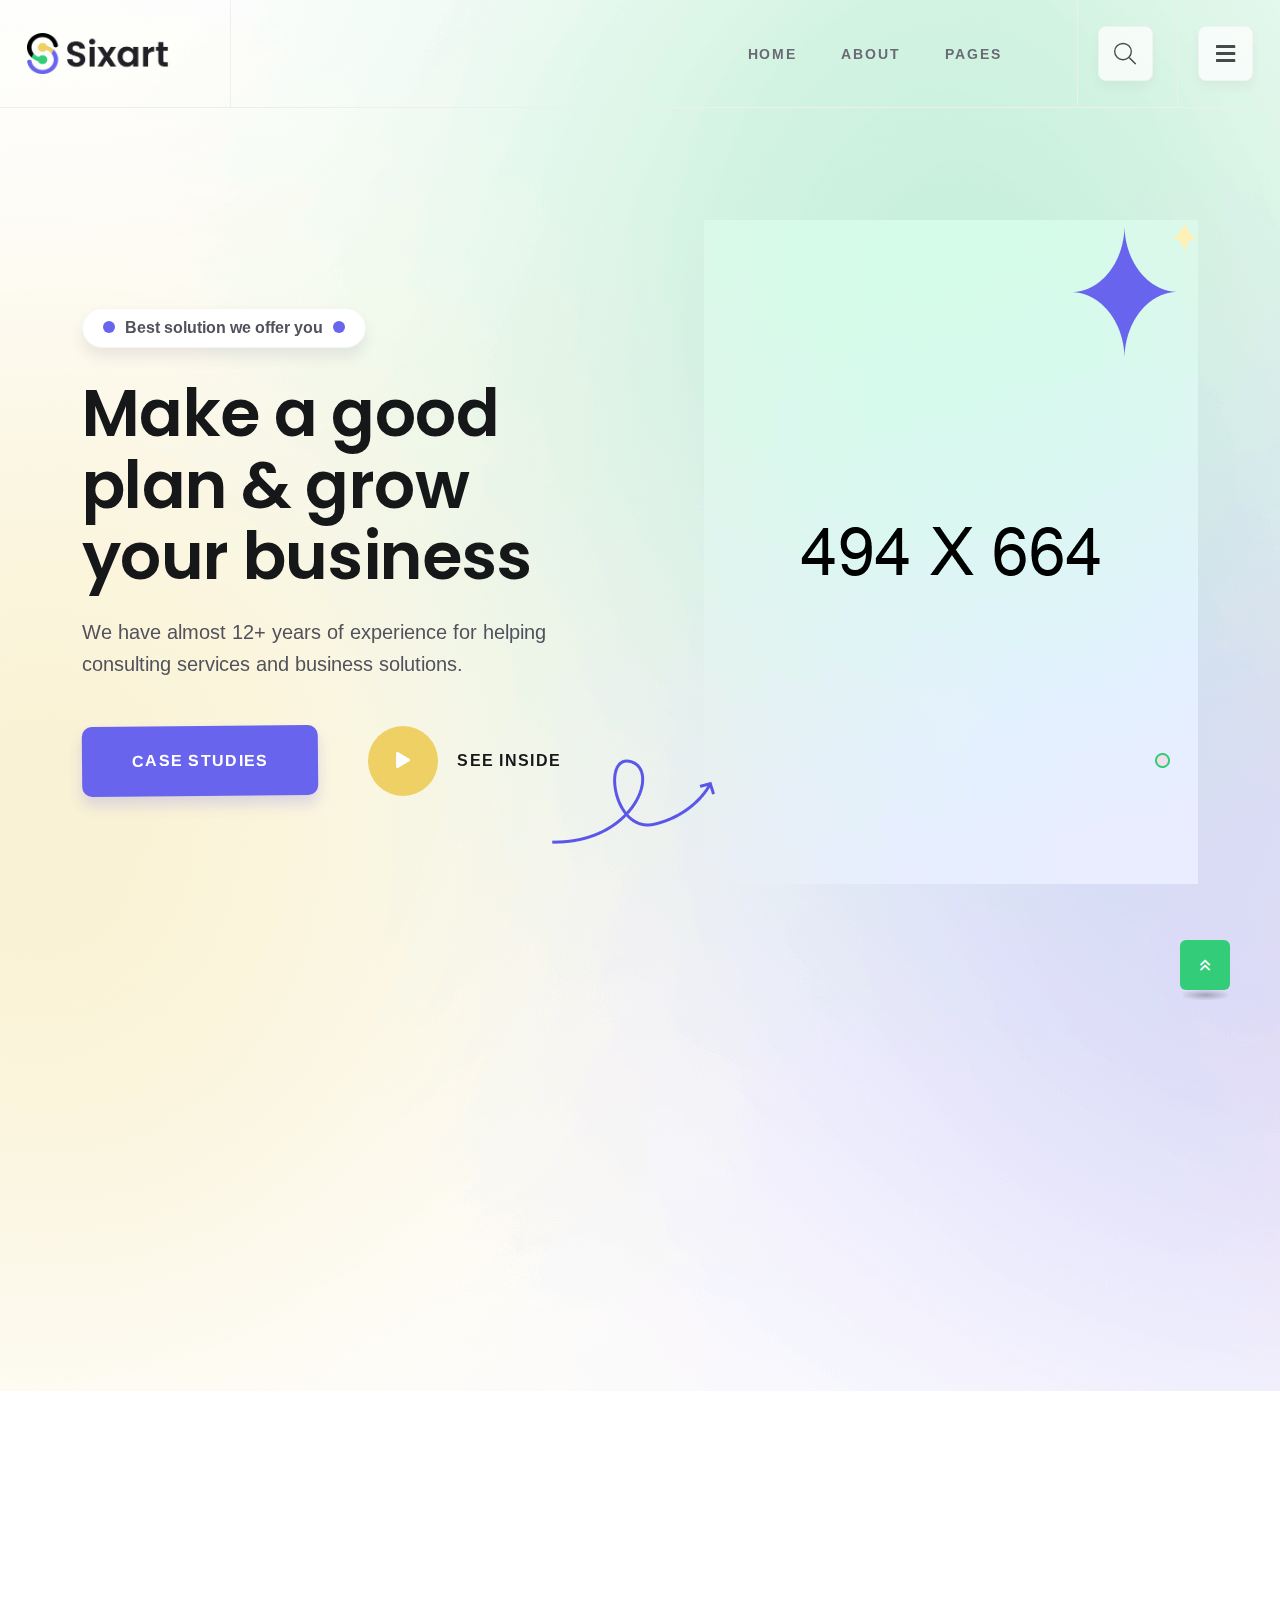
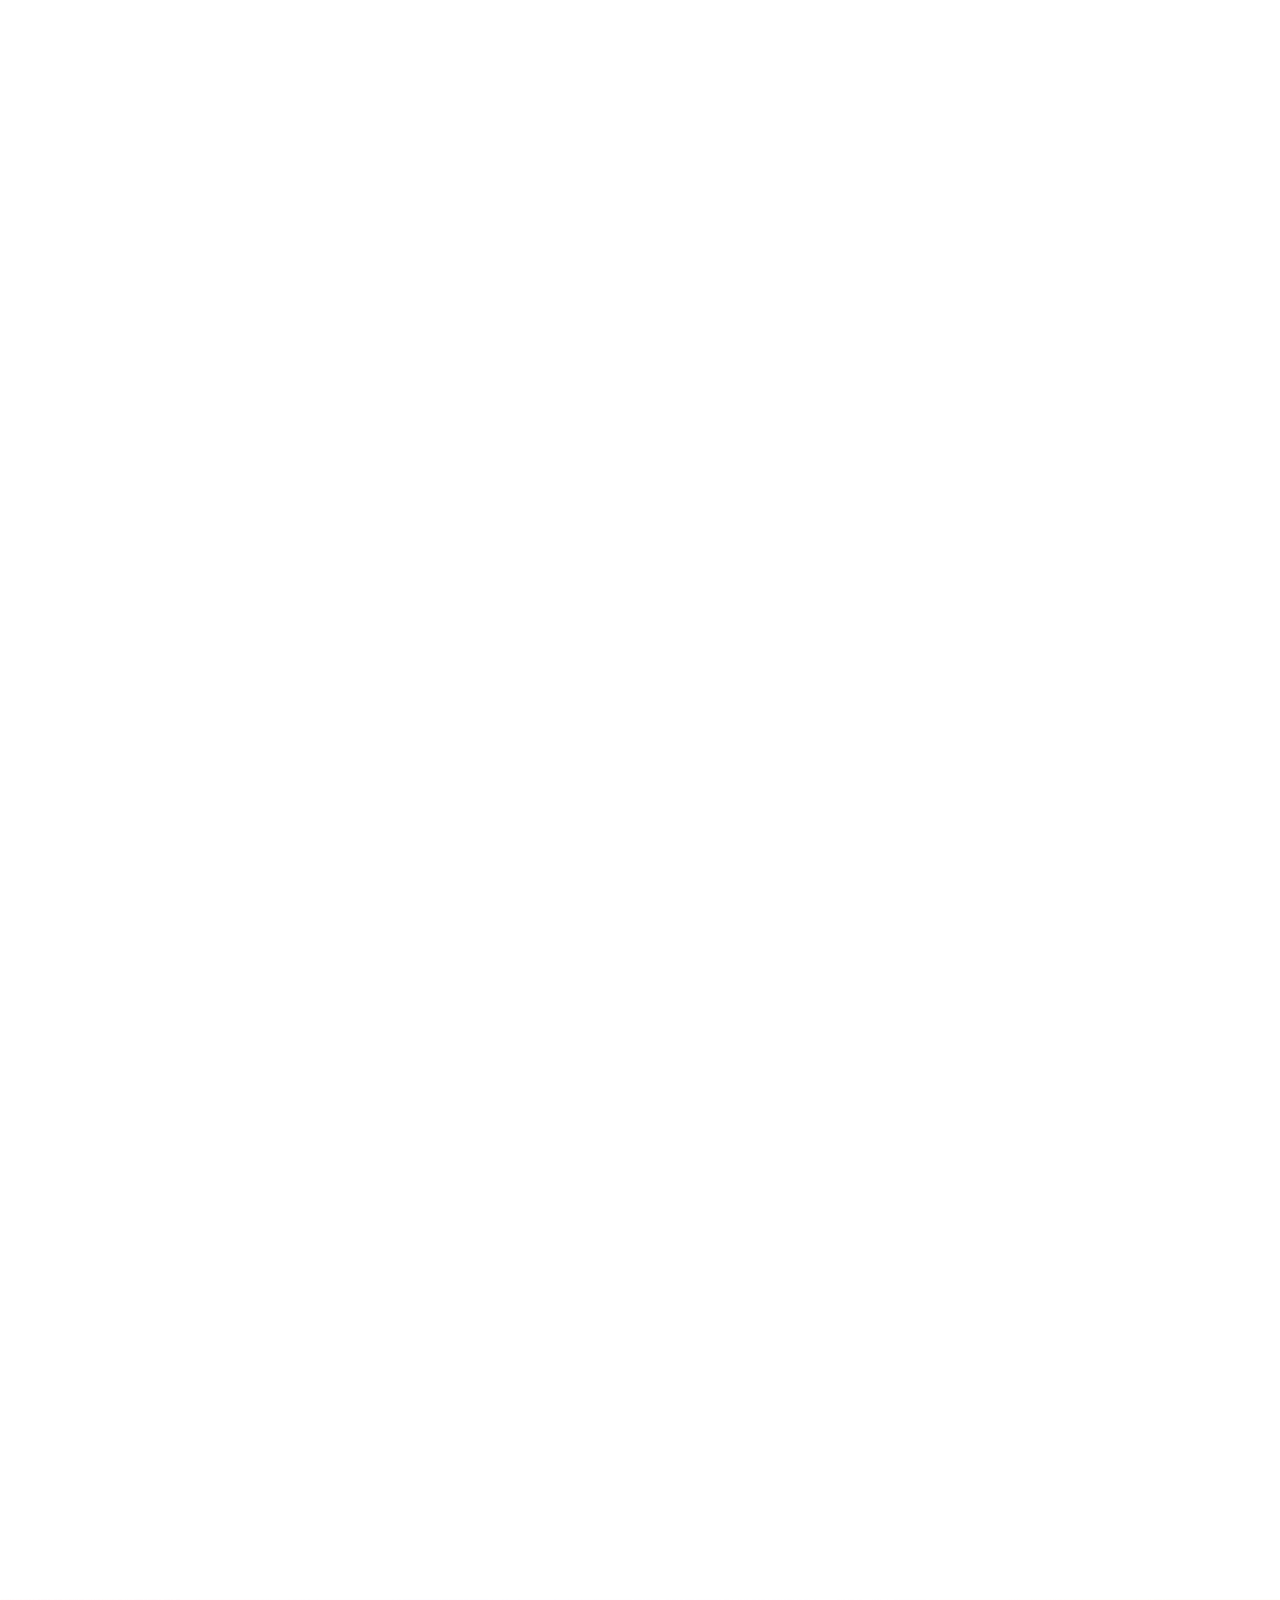
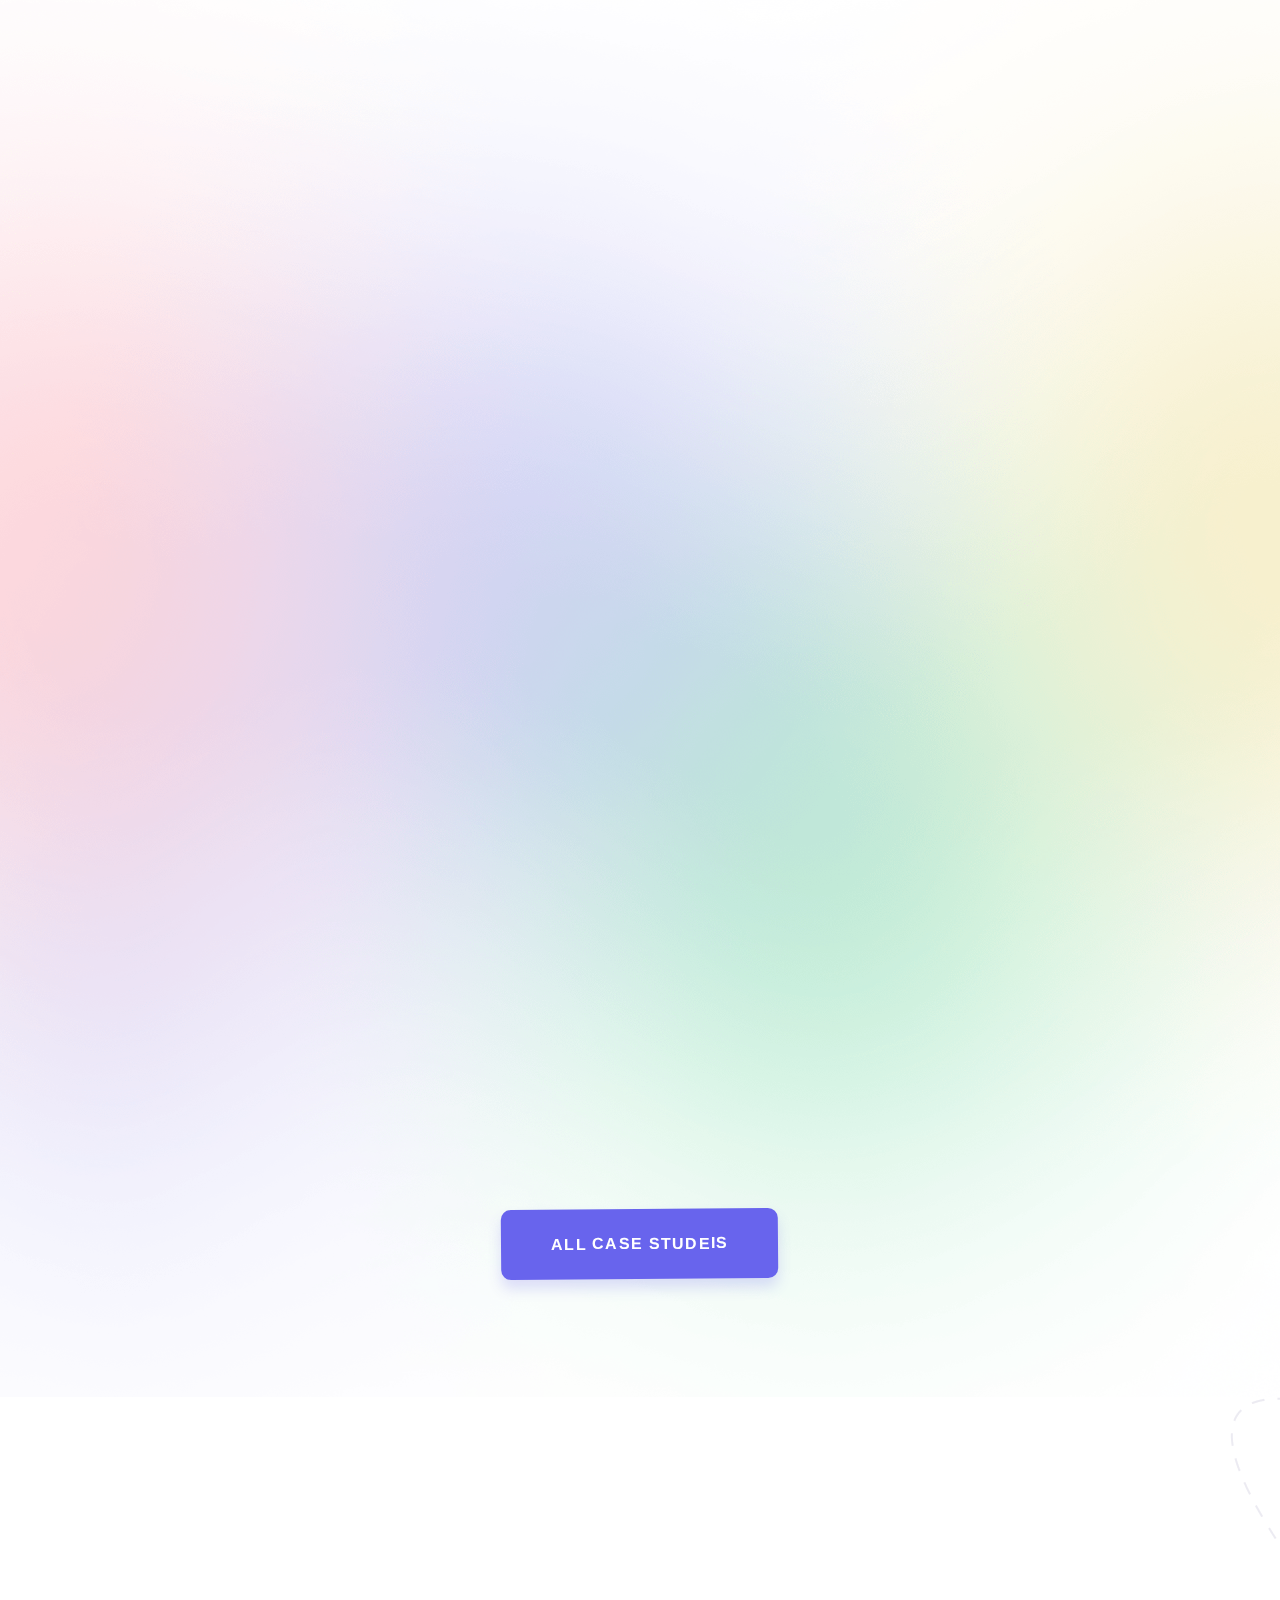
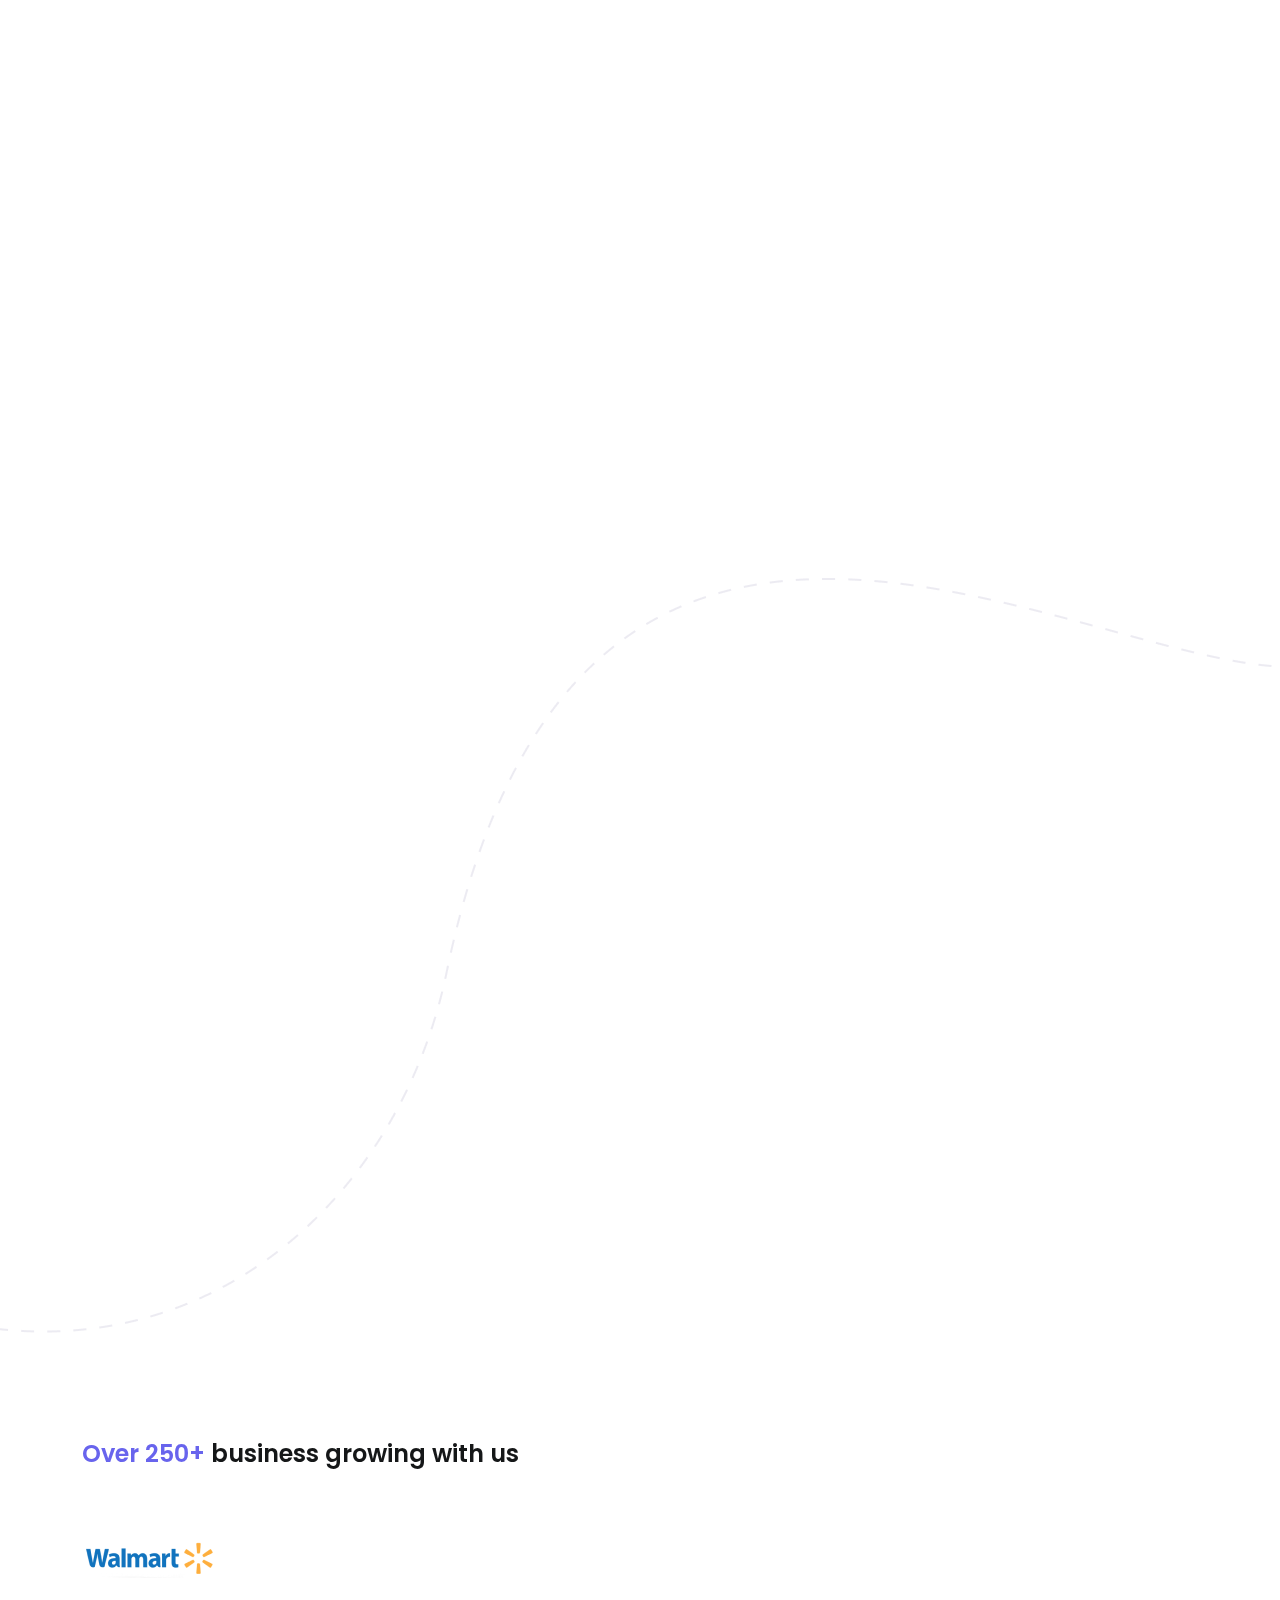
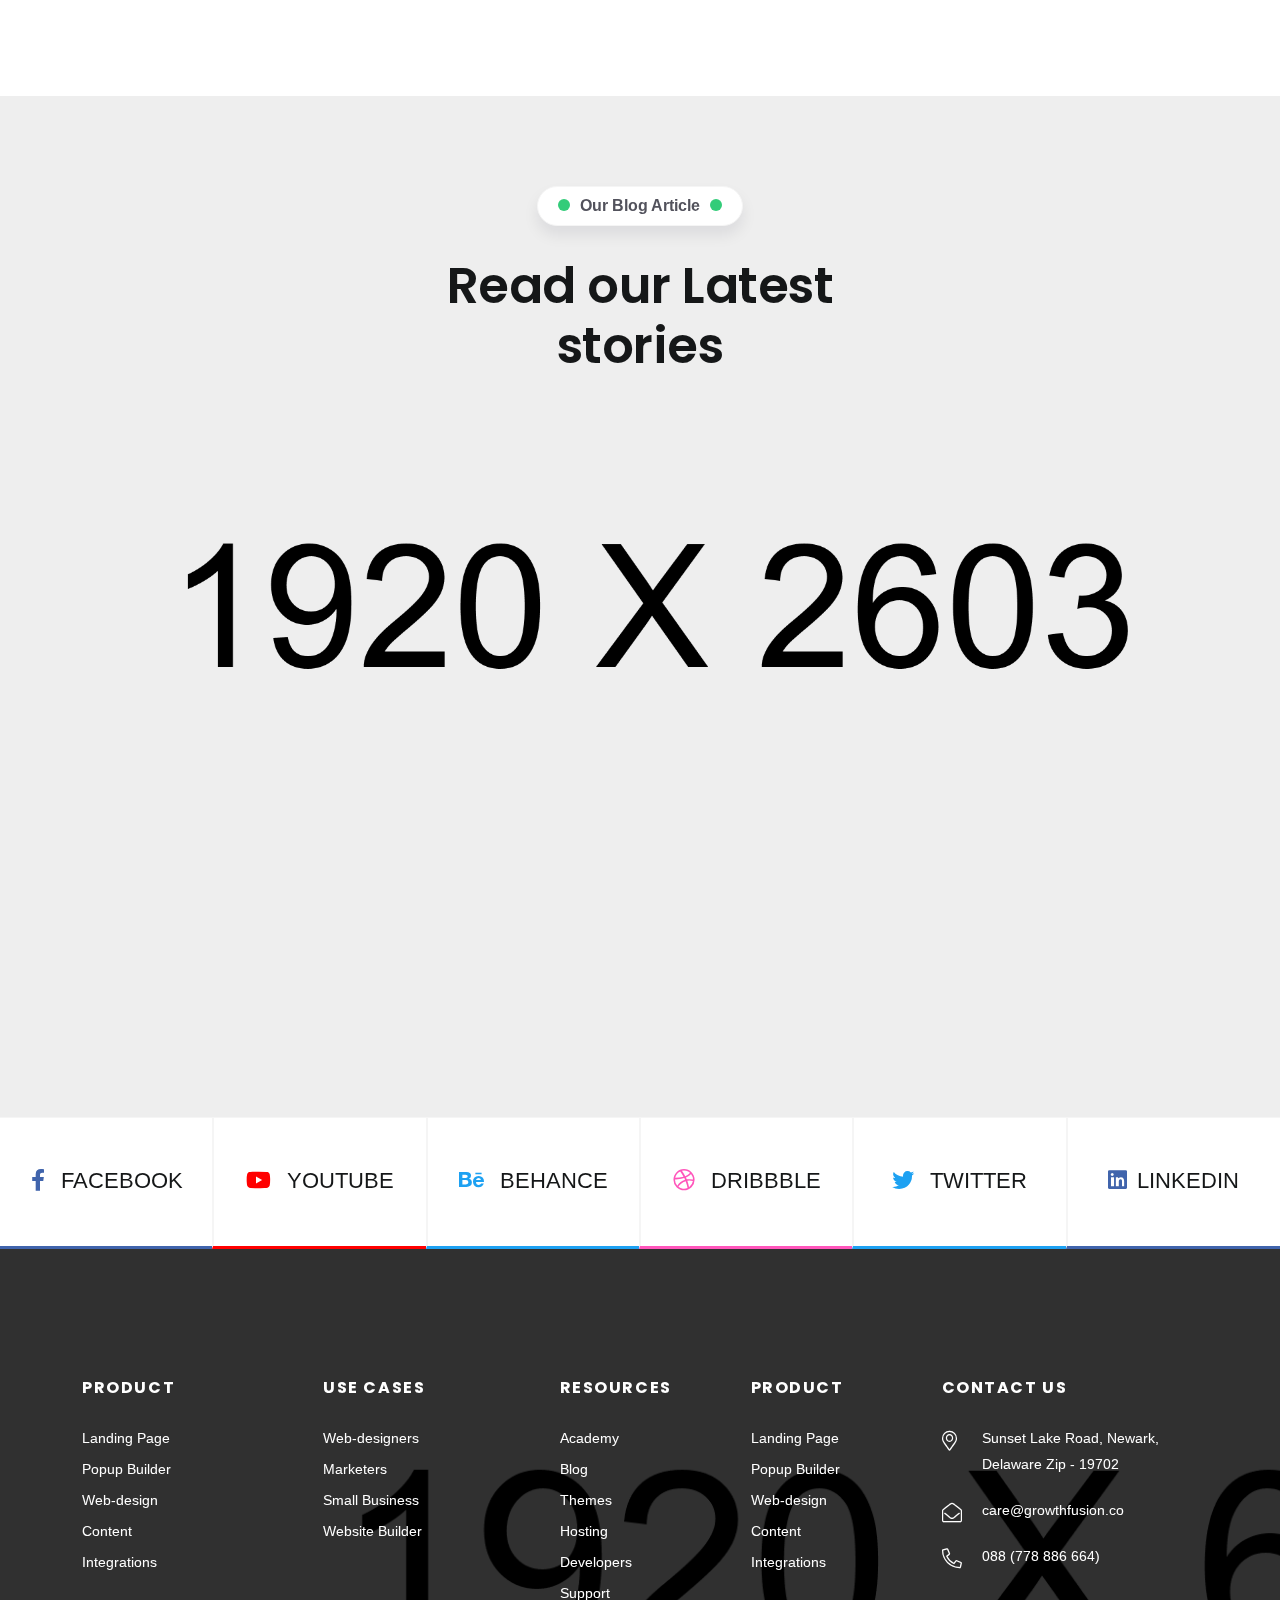
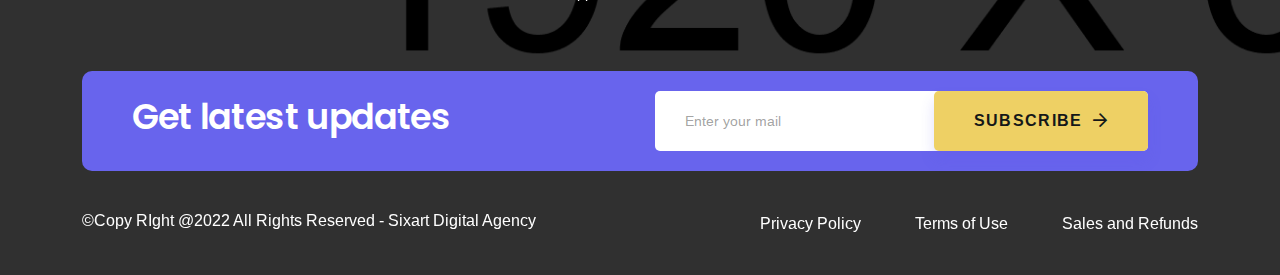
<file: index.html>
<!doctype html>
<html class="no-js" lang="zxx">

<head>
   <meta charset="utf-8">
   <meta http-equiv="x-ua-compatible" content="ie=edge">
   <title>Sixart Digital Agency HTML Template</title>
   <meta name="description" content="">
   <meta name="viewport" content="width=device-width, initial-scale=1">

   <!-- Place favicon.ico in the root directory -->
   <link rel="shortcut icon" type="image/x-icon" href="assets/img/favicon.png">

   <!-- CSS here -->
   <link rel="stylesheet" href="assets/css/bootstrap.min.css">
   <link rel="stylesheet" href="assets/css/animate.css">
   <link rel="stylesheet" href="assets/css/custom-animation.css">
   <link rel="stylesheet" href="assets/css/swiper-bundle.css">
   <link rel="stylesheet" href="assets/css/slick.css">
   <link rel="stylesheet" href="assets/css/nice-select.css">
   <link rel="stylesheet" href="assets/css/flaticon.css">
   <link rel="stylesheet" href="assets/css/meanmenu.css">
   <link rel="stylesheet" href="assets/css/font-awesome-pro.css">
   <link rel="stylesheet" href="assets/css/magnific-popup.css">
   <link rel="stylesheet" href="assets/css/spacing.css">
   <link rel="stylesheet" href="assets/css/style.css">
</head>

<body>

   <!-- preloader -->
   <div id="preloader">
      <div class="preloader">
            <span></span>
            <span></span>
      </div>
   </div>
   <!-- preloader end  -->

   <header>
      <!-- tp-header-area-start -->
      <div id="header-sticky" class="tp-header-area header-pl-pr header-transparent header-border-bottom">
         <div class="container-fluid">
            <div class="row g-0 align-items-center">
               <div class="col-xl-2 col-lg-2 col-md-4 col-6">
                  <div class="tp-logo tp-logo-border">
                     <a href="index.html">
                        <img src="assets/img/logo/logo.png" alt="">
                     </a>
                  </div>
               </div>
               <div class="col-xl-10 col-lg-10 col-md-8 col-6 d-flex justify-content-end">
                  <div class="tp-main-menu d-none d-xl-block">
                     <nav id="mobile-menu">
                        <ul>
                           <li><a href="index.html">Home</a>
                              <ul class="submenu">
                                 <li><a href="index.html">Home</a></li>
                                 <!-- <li><a href="index-2.html">Home 02</a></li>
                                 <li><a href="index-3.html">Home 03</a></li> -->
                              </ul>
                           </li>
                           <li><a href="about-us.html">About</a>
                              <ul class="submenu">
                                 <!-- <li><a href="about-me.html">About Me</a></li> -->
                                 <li><a href="about-us.html">About Us</a></li>
                              </ul>
                           </li>
                           <!-- <li><a href="case-details.html">Our Project</a>
                              <ul class="submenu">
                                 <li><a href="case-studies.html">Case Studies</a></li>
                                 <li><a href="case-details.html">Case Details</a></li>
                              </ul>
                           </li>
                           <li><a href="service-details.html">Services</a>
                              <ul class="submenu">
                                 <li><a href="service.html">Service</a></li>
                                 <li><a href="service-details.html">Service Details</a></li>
                              </ul>
                           </li> -->
                           <li><a href="#">Pages</a>
                              <ul class="submenu">
                                 <!-- <li><a href="blog.html">Blog Sidebar</a></li> -->
                                 <li><a href="blog-details.html">Blog Details</a></li>
                                 <!-- <li><a href="team.html">Team</a></li>
                                 <li><a href="shop.html">Shop</a></li>
                                 <li><a href="shop-details.html">Shop Details</a></li>
                                 <li><a href="price.html">Price</a></li> -->
                                 <li><a href="faq.html">Faq</a></li>
                                 <!-- <li><a href="cart.html">Cart</a></li>
                                 <li><a href="checkout.html">Checkout</a></li> -->
                                 <li><a href="contact.html">Contact</a></li>
                              </ul>
                           </li>
                        </ul>
                     </nav>
                  </div>
                  <div class="tp-header-right">
                     <ul>
                        <li class=" d-none d-md-inline-block search-wrapper">
                           <a class="tp-search-box" href="javascript:void(0)"><i class="tp-search-toggle fal fa-search"></i><i class="search-close  far fa-times"></i></a>
                           <div class="tp-search-form p-relative">
                              <form action="#">
                                 <input type="text" placeholder="Search ...">
                                 <button type="submit"><i class="far fa-search"></i></button>
                              </form>
                           </div>
                        </li>
                        <!-- <li class="d-none d-md-inline-block">
                           <a href="cart.html"><i class="fal fa-shopping-basket"></i><span>03</span></a>
                              <div class="minicart">
                                 <div>
                                    <div class="cart-img">
                                       <a href="product-details.html">
                                          <img src="assets/img/shop//shop-2.jpg" alt="">
                                       </a>
                                    </div>
                                    <div class="cart-content">
                                       <h3>
                                          <a href="product-details.html">Mobile - phone</a>
                                       </h3>
                                       <div class="cart-price">
                                          <span class="new">$ 22.9</span>
                                          <span>
                                                <del>$39.9</del>
                                          </span>
                                       </div>
                                    </div>
                                    <div class="del-icon">
                                       <a href="#">
                                          <i class="far fa-trash-alt"></i>
                                       </a>
                                    </div>
                                 </div>
                                 <div>
                                    <div class="cart-img">
                                       <a href="product-details.html">
                                          <img src="assets/img/shop/shop-1.jpg" alt="">
                                       </a>
                                    </div>
                                    <div class="cart-content">
                                       <h3>
                                          <a href="product-details.html">Gothelf learn UX</a>
                                       </h3>
                                       <div class="cart-price">
                                          <span class="new">$ 22.9</span>
                                          <span>
                                                <del>$39.9</del>
                                          </span>
                                       </div>
                                    </div>
                                    <div class="del-icon">
                                       <a href="#">
                                          <i class="far fa-trash-alt"></i>
                                       </a>
                                    </div>
                                 </div>
                                 <div>
                                       <div class="total-price">
                                          <span class="f-left">Total:</span>
                                          <span class="f-right">$100.0</span>
                                       </div>
                                 </div>
                                 <div>
                                       <div class="checkout-link">
                                          <a class="tp-btn-orange-radius w-100" href="cart.html">Shopping Cart</a>
                                          <a class="tp-btn-radius-2 w-100" href="checkout.html">Checkout</a>
                                       </div>
                                 </div>
                              </div>
                        </li> -->
                        <li><a class="tp-menu-bar" href="javascript:void(0)"><i class="fas fa-bars"></i></a></li>
                     </ul>
                  </div>
               </div>
            </div>
         </div>
      </div>
      <!-- tp-header-area-end -->
   </header>

   <!-- tp-offcanvus-area-start -->
      <div class="tp-offcanvas-area">
      <div class="tpoffcanvas">
         <div class="tpoffcanvas__close-btn">
            <button class="close-btn"><i class="fal fa-times"></i></button>
         </div>
         <div class="tpoffcanvas__logo pt-50">
            <a href="index.html">
               <img src="assets/img/logo/logo-white.png" alt="">
            </a>
         </div>
         <div class="tpoffcanvas__text">
            <p>Suspendisse interdum consectetur libero id. Fermentum leo vel orci porta non. Euismod viverra nibh cras pulvinar suspen.</p>
         </div>
         <div class="mobile-menu"></div>
         <div class="tpoffcanvas__info">
            <h3 class="offcanva-title">Get In Touch</h3>
            <div class="tp-info-wrapper mb-20 d-flex align-items-center">
               <div class="tpoffcanvas__info-icon">
                  <a href="#"><i class="fal fa-envelope"></i></a>
               </div>
               <div class="tpoffcanvas__info-address">
                  <span>Email</span>
                  <a href="care@growthfusion.co">care@growthfusion.co</a>
               </div>
            </div>
            <div class="tp-info-wrapper mb-20 d-flex align-items-center">
               <div class="tpoffcanvas__info-icon">
                  <a href="#"><i class="fal fa-phone-alt"></i></a>
               </div>
               <div class="tpoffcanvas__info-address">
                  <span>Phone</span>
                  <a href="tel:(00)45611227890">(00) 456 1122 7890</a>
               </div>
            </div>
            <div class="tp-info-wrapper mb-20 d-flex align-items-center">
               <div class="tpoffcanvas__info-icon">
                  <a href="#"><i class="fas fa-map-marker-alt"></i></a>
               </div>
               <div class="tpoffcanvas__info-address">
                  <span>Location</span>
                  <a href="https://www.google.com/maps/@37.4801311,22.8928877,3z" target="_blank"> Sunset Lake Road, Newark, Delaware Zip - 19702</a>
               </div>
            </div>
         </div>
         <div class="tpoffcanvas__social">
            <div class="social-icon">
               <a href="#"><i class="fab fa-twitter"></i></a>
               <a href="#"><i class="fab fa-instagram"></i></a>
               <a href="#"><i class="fab fa-facebook-square"></i></a>
               <a href="#"><i class="fab fa-dribbble"></i></a>
            </div>
         </div>
      </div>
      </div>
   
      <div class="body-overlay"></div>
   <!-- tp-offcanvus-area-end -->

   <main>
      <!-- tp-slider-area-start -->
      <div class="tp-hero-area hero-grideant-bg" data-background="assets/img/slider/slider-grident-bg.png">
         <div class="container">
            <div class="row align-items-center hero-space">
               <div class="col-xl-6 col-lg-6">
                  <div class="tp-hero">
                     <div class="tp-hero__section-box">
                        <h4 class="tp-section-subtitle  wow tpfadeUp" data-wow-duration=".7s" data-wow-delay=".3s">Best solution we offer you</h4>
                        <h2 class="tp-slider-title wow tpfadeUp" data-wow-duration=".7s" data-wow-delay=".6s">Make a good plan & grow your business</h2>
                        <p class="wow tpfadeUp" data-wow-duration=".7s" data-wow-delay=".8s">We have almost 12+ years of experience for helping consulting services and business
                           solutions. </p>
                     </div>
                     <div class="tp-hero__wrapper d-flex align-items-center wow tpfadeUp" data-wow-duration=".7s" data-wow-delay="1s">
                        <div class="tp-hero__button">
                           <a class="tp-btn" href="case-studies.html">Case Studies</a>
                        </div>
                        <div class="tp-hero__play-button">
                           <a class="popup-video" href="https://www.youtube.com/watch?v=hiEb1m7CXH4"><i
                                 class="fas fa-play"></i></a>
                           <span>See Inside</span>
                        </div>
                     </div>
                  </div>
               </div>
               <div class="col-xl-6 col-lg-6">
                  <div class="tp-hero__wrapper-thumb p-relative">
                     <div class="tp-hero-shape-one">
                        <img src="assets/img/slider/hero-star-shape.png "  alt="">
                     </div>
                     <div class="tp-hero-shape-two">
                        <img src="assets/img/slider/hero-circle-shape.png " alt="">
                     </div>
                     <div class="tp-hero-shape-three">
                        <img src="assets/img/slider/hero-angel-shape.png "  alt="">
                     </div>
                     <div class="tp-hero-shape-four">
                        <img src="assets/img/slider/hero-star-sm-shape.png" alt="">
                     </div>
                     <div class="tp-hero__thumb text-start text-lg-end wow tpfadeRight"  data-wow-duration=".9s" data-wow-delay="1.2s">
                        <img src="assets/img/slider/hero-1.png" alt="">
                     </div>
                  </div>
               </div>
            </div>
            <div class="row">
               <div class="col-xl-5 col-lg-5 wow tpfadeUp" data-wow-duration=".7s" data-wow-delay=".3s">
                  <div class="tp-slider-exprience">
                     <div class="tp-slider-exprience__content">
                        <h4 class="tp-slider-exp-title">24 Year of Experience</h4>
                        <p>“Lorem Ipsum is simply dummy text of printing and typesetting industry Ipsum is dummy text of
                           the printing industry”</p>
                     </div>
                     <div class="tp-slider-exprience__client-info d-flex align-items-center">
                        <div class="tp-slider-exprience__img">
                           <img src="assets/img/slider/hero-sm-img.png" alt="">
                        </div>
                        <div class="tp-slider-exprience__meta">
                           <h5 class="tp-client-name">Darrell Steward</h5>
                           <span>Founder of (Sixart <i class="fas fa-star"></i> - 5 star Agency)</span>
                        </div>
                     </div>
                  </div>
               </div>
               <div class="col-xl-7 col-lg-7">
                  <div class="row">
                     <div class="col-xl-6 col-lg-6 col-md-6 wow tpfadeUp" data-wow-duration=".7s" data-wow-delay=".5s">
                        <div class="tp-slider-exp-item mb-30">
                           <div class="tp-slider-exp-item__icon icon-bg-green">
                              <svg width="24" height="24" viewBox="0 0 24 24" fill="none"
                                 xmlns="http://www.w3.org/2000/svg">
                                 <g clip-path="url(#clip0_289_84)">
                                    <path
                                       d="M23.2969 0H20.4375C20.0489 0 19.7344 0.314484 19.7344 0.703125V1.40625H13.9799C13.6886 0.589594 12.9155 0 12 0C11.0845 0 10.3114 0.589594 10.0201 1.40625H4.26562V0.703125C4.26562 0.314484 3.95114 0 3.5625 0H0.703125C0.314484 0 0 0.314484 0 0.703125V3.51562C0 3.90427 0.314484 4.21875 0.703125 4.21875H3.5625C3.95114 4.21875 4.26562 3.90427 4.26562 3.51562V2.80312H7.15331C4.71314 4.32755 3.10416 7.005 2.91183 10.0038C2.06817 10.28 1.45312 11.0653 1.45312 12C1.45312 13.1632 2.39934 14.1094 3.5625 14.1094C4.72566 14.1094 5.67188 13.1632 5.67188 12C5.67188 11.1028 5.10652 10.34 4.31531 10.0356C4.55522 6.69225 6.88809 3.87431 10.1331 3.07031C10.4841 3.74892 11.1847 4.21875 12 4.21875C12.8153 4.21875 13.5159 3.74892 13.8669 3.07031C17.1119 3.87427 19.4448 6.6922 19.6847 10.0356C18.8935 10.34 18.3281 11.1028 18.3281 12C18.3281 13.1632 19.2743 14.1094 20.4375 14.1094C21.6007 14.1094 22.5469 13.1632 22.5469 12C22.5469 11.0653 21.9318 10.28 21.0882 10.0038C20.8958 7.005 19.2869 4.33692 16.8467 2.8125H19.7344V3.51562C19.7344 3.90427 20.0489 4.21875 20.4375 4.21875H23.2969C23.6855 4.21875 24 3.90427 24 3.51562V0.703125C24 0.314484 23.6855 0 23.2969 0Z"
                                       fill="currentColor" />
                                    <path
                                       d="M16.7835 23.1279C16.4157 22.0025 15.3561 21.1406 14.1093 21.1406H9.89052C8.64365 21.1406 7.58408 22.0025 7.2163 23.1279C7.07451 23.5618 7.44365 24 7.90021 24H16.0996C16.5561 24 16.9253 23.5618 16.7835 23.1279Z"
                                       fill="currentColor" />
                                    <path
                                       d="M18.21 14.4225L12.7031 6.16217V12.8327C13.5198 13.1239 14.1094 13.8971 14.1094 14.8125C14.1094 15.9757 13.1632 16.9219 12 16.9219C10.8369 16.9219 9.89063 15.9757 9.89063 14.8125C9.89063 13.8971 10.4802 13.1239 11.2969 12.8327V6.16217L5.79001 14.4225C5.60391 14.7013 5.64099 15.0728 5.8779 15.3097C7.16869 16.6005 7.99379 18.2634 8.31221 20.0471C8.80065 19.849 9.33188 19.7344 9.89063 19.7344H14.1094C14.6681 19.7344 15.1994 19.8489 15.6878 20.047C16.0062 18.2632 16.8313 16.6005 18.1221 15.3097C18.359 15.0728 18.3961 14.7013 18.21 14.4225Z"
                                       fill="currentColor" />
                                    <path
                                       d="M12 14.1094C11.6121 14.1094 11.2969 14.4246 11.2969 14.8125C11.2969 15.2004 11.6121 15.5156 12 15.5156C12.3879 15.5156 12.7031 15.2004 12.7031 14.8125C12.7031 14.4246 12.3879 14.1094 12 14.1094Z"
                                       fill="currentColor" />
                                 </g>
                                 <defs>
                                    <clipPath id="clip0_289_84">
                                       <rect width="24" height="24" fill="currentColor" />
                                    </clipPath>
                                 </defs>
                              </svg>
                           </div>
                           <div class="tp-slider-exp-item__content">
                              <h4 class="tp-exp-sm-title">Service we can <br> help you with</h4>
                           </div>
                           <div class="tp-slider-exp-item__service-link">
                              <div class="tp-link tp-link-green">
                                 <a href="service.html">
                                    <svg width="34" height="16" viewBox="0 0 34 16" fill="none"
                                       xmlns="http://www.w3.org/2000/svg">
                                       <path
                                          d="M33.7071 8.70711C34.0976 8.31659 34.0976 7.68342 33.7071 7.2929L27.3431 0.928935C26.9526 0.53841 26.3195 0.53841 25.9289 0.928934C25.5384 1.31946 25.5384 1.95262 25.9289 2.34315L31.5858 8L25.9289 13.6569C25.5384 14.0474 25.5384 14.6805 25.9289 15.0711C26.3195 15.4616 26.9526 15.4616 27.3431 15.0711L33.7071 8.70711ZM-8.74228e-08 9L33 9L33 7L8.74228e-08 7L-8.74228e-08 9Z"
                                          fill="#202026" />
                                    </svg>
                                    <span>Our Service</span>
                                 </a>
                              </div>
                           </div>
                        </div>
                     </div>
                     <div class="col-xl-6 col-lg-6 col-md-6 wow tpfadeUp" data-wow-duration=".7s" data-wow-delay=".7s">
                        <div class="tp-slider-exp-item mb-30">
                           <div class="tp-slider-exp-item__icon">
                              <svg width="24" height="24" viewBox="0 0 24 24" fill="none"
                                 xmlns="http://www.w3.org/2000/svg">
                                 <g clip-path="url(#clip0_289_84)">
                                    <path
                                       d="M23.2969 0H20.4375C20.0489 0 19.7344 0.314484 19.7344 0.703125V1.40625H13.9799C13.6886 0.589594 12.9155 0 12 0C11.0845 0 10.3114 0.589594 10.0201 1.40625H4.26562V0.703125C4.26562 0.314484 3.95114 0 3.5625 0H0.703125C0.314484 0 0 0.314484 0 0.703125V3.51562C0 3.90427 0.314484 4.21875 0.703125 4.21875H3.5625C3.95114 4.21875 4.26562 3.90427 4.26562 3.51562V2.80312H7.15331C4.71314 4.32755 3.10416 7.005 2.91183 10.0038C2.06817 10.28 1.45312 11.0653 1.45312 12C1.45312 13.1632 2.39934 14.1094 3.5625 14.1094C4.72566 14.1094 5.67188 13.1632 5.67188 12C5.67188 11.1028 5.10652 10.34 4.31531 10.0356C4.55522 6.69225 6.88809 3.87431 10.1331 3.07031C10.4841 3.74892 11.1847 4.21875 12 4.21875C12.8153 4.21875 13.5159 3.74892 13.8669 3.07031C17.1119 3.87427 19.4448 6.6922 19.6847 10.0356C18.8935 10.34 18.3281 11.1028 18.3281 12C18.3281 13.1632 19.2743 14.1094 20.4375 14.1094C21.6007 14.1094 22.5469 13.1632 22.5469 12C22.5469 11.0653 21.9318 10.28 21.0882 10.0038C20.8958 7.005 19.2869 4.33692 16.8467 2.8125H19.7344V3.51562C19.7344 3.90427 20.0489 4.21875 20.4375 4.21875H23.2969C23.6855 4.21875 24 3.90427 24 3.51562V0.703125C24 0.314484 23.6855 0 23.2969 0Z"
                                       fill="currentColor" />
                                    <path
                                       d="M16.7835 23.1279C16.4157 22.0025 15.3561 21.1406 14.1093 21.1406H9.89052C8.64365 21.1406 7.58408 22.0025 7.2163 23.1279C7.07451 23.5618 7.44365 24 7.90021 24H16.0996C16.5561 24 16.9253 23.5618 16.7835 23.1279Z"
                                       fill="currentColor" />
                                    <path
                                       d="M18.21 14.4225L12.7031 6.16217V12.8327C13.5198 13.1239 14.1094 13.8971 14.1094 14.8125C14.1094 15.9757 13.1632 16.9219 12 16.9219C10.8369 16.9219 9.89063 15.9757 9.89063 14.8125C9.89063 13.8971 10.4802 13.1239 11.2969 12.8327V6.16217L5.79001 14.4225C5.60391 14.7013 5.64099 15.0728 5.8779 15.3097C7.16869 16.6005 7.99379 18.2634 8.31221 20.0471C8.80065 19.849 9.33188 19.7344 9.89063 19.7344H14.1094C14.6681 19.7344 15.1994 19.8489 15.6878 20.047C16.0062 18.2632 16.8313 16.6005 18.1221 15.3097C18.359 15.0728 18.3961 14.7013 18.21 14.4225Z"
                                       fill="currentColor" />
                                    <path
                                       d="M12 14.1094C11.6121 14.1094 11.2969 14.4246 11.2969 14.8125C11.2969 15.2004 11.6121 15.5156 12 15.5156C12.3879 15.5156 12.7031 15.2004 12.7031 14.8125C12.7031 14.4246 12.3879 14.1094 12 14.1094Z"
                                       fill="currentColor" />
                                 </g>
                                 <defs>
                                    <clipPath>
                                       <rect width="24" height="24" fill="currentColor" />
                                    </clipPath>
                                 </defs>
                              </svg>
                           </div>
                           <div class="tp-slider-exp-item__content">
                              <h4 class="tp-exp-sm-title">Why you should choose us </h4>
                           </div>
                           <div class="tp-slider-exp-item__service-link">
                              <div class="tp-link">
                                 <a href="about-us.html">
                                    <svg width="34" height="16" viewBox="0 0 34 16" fill="none"
                                       xmlns="http://www.w3.org/2000/svg">
                                       <path
                                          d="M33.7071 8.70711C34.0976 8.31659 34.0976 7.68342 33.7071 7.2929L27.3431 0.928935C26.9526 0.53841 26.3195 0.53841 25.9289 0.928934C25.5384 1.31946 25.5384 1.95262 25.9289 2.34315L31.5858 8L25.9289 13.6569C25.5384 14.0474 25.5384 14.6805 25.9289 15.0711C26.3195 15.4616 26.9526 15.4616 27.3431 15.0711L33.7071 8.70711ZM-8.74228e-08 9L33 9L33 7L8.74228e-08 7L-8.74228e-08 9Z"
                                          fill="#202026" />
                                    </svg>
                                    <span>About us</span>
                                 </a>
                              </div>
                           </div>
                        </div>
                     </div>
                  </div>
               </div>
            </div>
         </div>
      </div>
      <!-- tp-slider-area-end -->

      <!-- tp-about-area-start -->
      <div class="tp-about-area ab-area-sapce pt-120 pb-120">
         <div class="container">
            <div class="row align-items-center">
               <div class="col-xl-5 col-lg-5 order-2 order-lg-1 wow tpfadeLeft" data-wow-duration=".7s" data-wow-delay=".5s">
                  <div class="tp-ab-wrapper p-relative">
                     <div class="tp-ab-shape-one z-index-3">
                        <img src="assets/img/about/about-shape-1.png" alt="">
                     </div>
                     <div class="tp-ab-shape-two z-index-3">
                        <img src="assets/img/about/about-circle-shape.png" alt="">
                     </div>
                     <div class="tp-about-thumb">
                        <img src="assets/img/about/about-img.jpg" alt="">
                     </div>
                  </div>
               </div>
               <div class="col-xl-7 col-lg-7 order-1 order-lg-2 wow tpfadeRight" data-wow-duration=".7s" data-wow-delay=".7s">
                  <div class="tp-ab-section-title-box">
                     <h4 class="tp-section-subtitle tp-green-color">Who we are?</h4>
                     <h3 class="tp-section-title">We are dynamic team of creative design and development</h3>
                     <p>We have almost 12+ years of experience for helping consulting services <br> and business
                        solutions and best protect.</p>
                     <a class="tp-btn" href="about-us.html">About our Agency</a>
                  </div>
               </div>
            </div>
         </div>
      </div>
      <!-- tp-about-area-end -->

      <!-- tp-service-area-start -->
      <div class="tp-service-area service-space-bottom pb-110 ">
         <div class="container">
            <div class="row">
               <div class="col-xl-5 col-lg-5 wow tpfadeLeft" data-wow-duration=".7s" data-wow-delay=".5s">
                  <div class="service-section-wrapper">
                     <div class="tp-service-section-title-box">
                        <h4 class="tp-section-subtitle tp-yellow-color">What we can do for you?</h4>
                        <h3 class="tp-section-title">Service we can help you with</h3>
                     </div>
                     <div class="tp-service-content mb-20">
                        <h4 class="tp-service-sm-title">We'll ensure you always get the best Digital Service</h4>
                        <a class="tp-btn" href="service.html">See all Services</a>
                     </div>
                  </div>
               </div>
               <div class="col-xl-7 col-lg-7">
                  <div class="row service-space-left">
                     <div class="col-12 wow tpfadeUp" data-wow-duration=".7s" data-wow-delay=".7s">
                        <div class="tp-service-item mb-20 d-flex justify-content-between">
                           <div class="tp-service-item__content">
                              <h4 class="tp-service-sm-title"><a href="service-details.html">Web <br> Development</a></h4>
                              <div class="tp-service-item__button-link">
                                 <a href="service-details.html">
                                    <span>
                                       <svg width="34" height="16" viewBox="0 0 34 16" fill="none"
                                          xmlns="http://www.w3.org/2000/svg">
                                          <path
                                             d="M33.7071 8.70711C34.0976 8.31659 34.0976 7.68342 33.7071 7.2929L27.3431 0.928935C26.9526 0.53841 26.3195 0.53841 25.9289 0.928934C25.5384 1.31946 25.5384 1.95262 25.9289 2.34315L31.5858 8L25.9289 13.6569C25.5384 14.0474 25.5384 14.6805 25.9289 15.0711C26.3195 15.4616 26.9526 15.4616 27.3431 15.0711L33.7071 8.70711ZM-8.74228e-08 9L33 9L33 7L8.74228e-08 7L-8.74228e-08 9Z"
                                             fill="currentColor" />
                                       </svg>
                                    </span>
                                    Read More
                                 </a>
                              </div>
                           </div>
                           <div class="tp-service-item__icon">
                              <span>
                                 <svg width="32" height="24" viewBox="0 0 32 24" fill="none"
                                    xmlns="http://www.w3.org/2000/svg">
                                    <path
                                       d="M27.4713 0.293701H4.52875C2.03187 0.293701 0 2.32558 0 4.82308V19.1768C0 21.6743 2.03187 23.7062 4.52875 23.7062H27.4713C29.9681 23.7062 32 21.6743 32 19.1768V4.82308C32 2.32558 29.9681 0.293701 27.4713 0.293701ZM11.6131 7.49933L6.84875 12.2637L11.0856 16.5006C11.4519 16.8668 11.4519 17.4606 11.0856 17.8262C10.72 18.1925 10.1263 18.1925 9.76 17.8262L4.86 12.9262C4.49375 12.56 4.49375 11.9668 4.86 11.6006L10.2869 6.1737C10.6531 5.80745 11.2469 5.80745 11.6131 6.1737C11.9788 6.53933 11.9788 7.13308 11.6131 7.49933ZM19.3463 5.2937L14.3888 19.3306C14.2163 19.8193 13.6806 20.075 13.1925 19.9025C12.7044 19.73 12.4481 19.1943 12.6206 18.7062L17.5781 4.66933C17.7506 4.1812 18.2856 3.92495 18.7744 4.09745C19.2625 4.26995 19.5188 4.80558 19.3463 5.2937ZM27.14 12.3993L21.7131 17.8262C21.3469 18.1925 20.7531 18.1925 20.3869 17.8262C20.0212 17.4606 20.0212 16.8668 20.3869 16.5006L25.1513 11.7362L20.9144 7.49933C20.5481 7.13308 20.5481 6.53933 20.9144 6.1737C21.28 5.80745 21.8738 5.80745 22.24 6.1737L27.14 11.0737C27.5062 11.44 27.5062 12.0331 27.14 12.3993Z"
                                       fill="currentColor" />
                                 </svg>
                              </span>
                           </div>
                        </div>
                     </div>
                     <div class="col-12 wow tpfadeUp" data-wow-duration=".7s" data-wow-delay=".9s">
                        <div class="tp-service-item sv-color-blue-one mb-20 d-flex justify-content-between">
                           <div class="tp-service-item__content">
                              <h4 class="tp-service-sm-title"><a href="service-details.html">Mobile app <br> Development</a></h4>
                              <div class="tp-service-item__button-link">
                                 <a href="service-details.html">
                                    <span>
                                       <svg width="34" height="16" viewBox="0 0 34 16" fill="none"
                                          xmlns="http://www.w3.org/2000/svg">
                                          <path
                                             d="M33.7071 8.70711C34.0976 8.31659 34.0976 7.68342 33.7071 7.2929L27.3431 0.928935C26.9526 0.53841 26.3195 0.53841 25.9289 0.928934C25.5384 1.31946 25.5384 1.95262 25.9289 2.34315L31.5858 8L25.9289 13.6569C25.5384 14.0474 25.5384 14.6805 25.9289 15.0711C26.3195 15.4616 26.9526 15.4616 27.3431 15.0711L33.7071 8.70711ZM-8.74228e-08 9L33 9L33 7L8.74228e-08 7L-8.74228e-08 9Z"
                                             fill="currentColor" />
                                       </svg>
                                    </span>
                                    Read More
                                 </a>
                              </div>
                           </div>
                           <div class="tp-service-item__icon">
                              <span>
                                 <svg width="36" height="36" viewBox="0 0 36 36" fill="none"
                                    xmlns="http://www.w3.org/2000/svg">
                                    <path
                                       d="M1.0574 22.7392L1.3939 22.8097C1.50788 23.1734 1.64903 23.5265 1.83365 23.8737L1.63816 24.156C1.37217 24.574 1.43737 25.1333 1.77388 25.4861L2.6262 26.3274C2.979 26.6914 3.5273 26.7454 3.96161 26.4687L4.25477 26.2678C4.59127 26.4523 4.95508 26.5936 5.31875 26.7075L5.38939 27.055C5.48707 27.5436 5.89964 27.8746 6.3936 27.8855C6.3936 27.9473 6.3936 31.4329 6.3936 31.3762C6.3936 33.5799 8.18505 35.3715 10.3891 35.3715H23.4503C25.6542 35.3715 27.4456 33.5799 27.4456 31.3762C27.4456 29.7484 27.4456 26.5093 27.4456 24.7532H27.8419C28.4879 24.7532 29.0579 24.2973 29.1719 23.6622L29.2642 23.2169C29.731 23.0812 30.1816 22.8858 30.6159 22.647L30.9905 22.8967C31.5388 23.2603 32.2553 23.1843 32.7004 22.7284L33.7698 21.6588C34.2476 21.2029 34.3236 20.4756 33.949 19.9271L33.6993 19.5526C33.9382 19.1184 34.1228 18.6625 34.2694 18.1737L34.6765 18.0923C35.3279 17.9675 35.7947 17.4138 35.7947 16.7731V15.237C35.7947 14.5911 35.3279 14.0209 34.6765 13.8961L34.2476 13.8038C34.1119 13.3479 33.9164 12.8809 33.6776 12.452L33.9164 12.0883C34.2802 11.5401 34.2259 10.8128 33.759 10.3675L32.6733 9.28708C32.2228 8.83116 31.5062 8.74978 30.9579 9.11346L30.5725 9.36872C30.1382 9.12989 29.6714 8.93427 29.2045 8.79856L29.1231 8.38611C29.009 7.75101 28.4553 7.28423 27.7931 7.28423H27.4456C27.4456 7.21717 27.4456 4.57445 27.4456 4.62958C27.4456 2.39798 25.6227 0.628662 23.4503 0.628662H10.3891C8.20573 0.628662 6.3936 2.41018 6.3936 4.62958V14.2815C5.87248 14.287 5.4436 14.6398 5.35679 15.1284L5.29158 15.465C4.92248 15.5843 4.5588 15.7364 4.2113 15.9209L3.93444 15.7364C3.51113 15.4486 2.95183 15.5029 2.60446 15.8557L1.76301 16.7026C1.41021 17.0557 1.35043 17.62 1.62186 18.0489L1.81735 18.3312C1.63816 18.6787 1.49701 19.0315 1.38304 19.406L1.04653 19.4656C0.541581 19.5743 0.205078 19.9979 0.205078 20.4973V21.7023C0.205078 22.2072 0.56875 22.6414 1.0574 22.7392ZM16.9195 33.5312C16.3442 33.5312 15.8719 33.0644 15.8719 32.4836C15.8719 31.9026 16.3442 31.4358 16.9195 31.4358C17.5004 31.4358 17.9673 31.9026 17.9673 32.4836C17.9673 33.0644 17.5004 33.5312 16.9195 33.5312ZM31.8265 14.1566C33.1655 17.7143 30.6136 21.2495 26.9028 21.1377C24.6908 21.0067 23.1075 19.7572 22.4622 18.0436C21.1599 14.5842 23.5292 11.2563 26.9028 11.0625C29.2428 10.9899 31.1112 12.2577 31.8265 14.1566ZM15.9425 2.43642H17.8968C18.1953 2.43642 18.4397 2.68055 18.4397 2.97928C18.4397 3.27774 18.1953 3.52213 17.8968 3.52213H15.9425C15.6439 3.52213 15.3996 3.27774 15.3996 2.97928C15.3996 2.68055 15.6439 2.43642 15.9425 2.43642ZM7.47931 5.32432H26.3599V7.28423H26.2677C25.6 7.28423 25.0408 7.74014 24.9267 8.37524L24.8453 8.80942C24.3677 8.95601 23.9007 9.15136 23.4556 9.39045L23.1028 9.15136C22.5599 8.78769 21.8433 8.85289 21.3981 9.30881L20.318 10.3892C19.8619 10.8451 19.7804 11.5727 20.1333 12.1209L20.383 12.4846C20.1551 12.9299 19.9759 13.3858 19.8293 13.8635L19.395 13.9395C18.749 14.0752 18.3147 14.6234 18.3147 15.2585V16.8113C18.3147 17.4572 18.7816 18.0163 19.4059 18.1414L19.8402 18.2336C19.9868 18.7004 20.1714 19.151 20.4102 19.5961L20.1551 19.9597C19.8184 20.4973 19.8945 21.2138 20.3288 21.6699L21.4198 22.7501C21.8759 23.2169 22.5816 23.2821 23.1408 22.9293L23.5153 22.6687C23.9496 22.9075 24.4164 23.092 24.8779 23.2386L24.9702 23.6839C25.095 24.319 25.6433 24.7532 26.3056 24.7532H26.3599V30.0461H7.47931V27.8911H7.62589C8.13071 27.8911 8.57589 27.5327 8.6627 27.0386L8.73334 26.6914C9.09702 26.588 9.44995 26.4361 9.78645 26.2514L10.0796 26.447C10.5085 26.7293 11.0677 26.6641 11.4096 26.3113L12.2456 25.4752C12.6147 25.1224 12.6799 24.5578 12.3868 24.129L12.1913 23.8358C12.3759 23.4992 12.517 23.1464 12.6365 22.7663L12.9514 22.7013C13.4616 22.6035 13.8254 22.1693 13.8254 21.6752V20.4756C13.8254 19.9706 13.4616 19.5309 12.9514 19.4333L12.6147 19.3628C12.5116 19.0044 12.3596 18.6408 12.1751 18.3041L12.3596 18.0218C12.6419 17.5929 12.5984 17.0284 12.2347 16.6809L11.3933 15.8395C11.0405 15.4867 10.4813 15.4215 10.0524 15.7091L9.75398 15.9047C9.41735 15.7147 9.05368 15.5628 8.68987 15.4594L8.6248 15.1392C8.53786 14.6451 8.10368 14.2815 7.58786 14.2815H7.47931V5.32432ZM6.3936 17.924C7.841 17.6083 9.54842 18.3129 10.1394 19.8784C11.0461 22.2905 9.19761 24.5714 6.93645 24.4383C5.66599 24.4007 4.48922 23.6442 4.02668 22.419C3.23413 20.3181 4.51533 18.3259 6.3936 17.924Z"
                                       fill="currentColor" />
                                 </svg>
                              </span>
                           </div>
                        </div>
                     </div>
                     <div class="col-12 wow tpfadeUp" data-wow-duration=".7s" data-wow-delay="1s">
                        <div class="tp-service-item sv-color-blue-two mb-20 d-flex justify-content-between">
                           <div class="tp-service-item__content">
                              <h4 class="tp-service-sm-title"><a href="service-details.html">Any kind Custom <br> Solution</a></h4>
                              <div class="tp-service-item__button-link">
                                 <a href="service-details.html">
                                    <span>
                                       <svg width="34" height="16" viewBox="0 0 34 16" fill="none"
                                          xmlns="http://www.w3.org/2000/svg">
                                          <path
                                             d="M33.7071 8.70711C34.0976 8.31659 34.0976 7.68342 33.7071 7.2929L27.3431 0.928935C26.9526 0.53841 26.3195 0.53841 25.9289 0.928934C25.5384 1.31946 25.5384 1.95262 25.9289 2.34315L31.5858 8L25.9289 13.6569C25.5384 14.0474 25.5384 14.6805 25.9289 15.0711C26.3195 15.4616 26.9526 15.4616 27.3431 15.0711L33.7071 8.70711ZM-8.74228e-08 9L33 9L33 7L8.74228e-08 7L-8.74228e-08 9Z"
                                             fill="currentColor" />
                                       </svg>
                                    </span>
                                    Read More
                                 </a>
                              </div>
                           </div>
                           <div class="tp-service-item__icon">
                              <span>
                                 <svg width="35" height="35" viewBox="0 0 35 35" fill="none"
                                    xmlns="http://www.w3.org/2000/svg">
                                    <path
                                       d="M34.8901 15.5569C34.8348 15.065 34.261 14.6949 33.7648 14.6949C32.1613 14.6949 30.7382 13.7537 30.1414 12.297C29.5321 10.8053 29.9252 9.06604 31.1199 7.97002C31.4962 7.62598 31.5421 7.04989 31.2266 6.64999C30.4056 5.60771 29.4729 4.66608 28.4543 3.85009C28.0557 3.53041 27.4701 3.57491 27.1243 3.95771C26.0812 5.11291 24.2075 5.54217 22.7596 4.93808C21.2534 4.30433 20.3026 2.77753 20.396 1.13873C20.4268 0.623645 20.0502 0.176067 19.5369 0.116278C18.2296 -0.035084 16.9108 -0.0394735 15.5997 0.105986C15.0929 0.16199 14.7166 0.598973 14.7334 1.10755C14.7902 2.73031 13.8287 4.23016 12.337 4.84121C10.9065 5.42562 9.04582 4.99953 8.0049 3.85448C7.66086 3.47728 7.08553 3.43097 6.68427 3.74383C5.63563 4.56679 4.68189 5.50902 3.85333 6.54283C3.53048 6.94469 3.57816 7.52714 3.95762 7.87239C5.17594 8.97568 5.56872 10.73 4.93618 12.2391C4.33224 13.6778 2.83845 14.6045 1.1285 14.6045C0.57361 14.5867 0.178705 14.9595 0.117404 15.4641C-0.0363807 16.7784 -0.0380457 18.1183 0.109987 19.4433C0.165234 19.9373 0.756002 20.3042 1.25762 20.3042C2.78184 20.2655 4.2443 21.2085 4.85868 22.702C5.47004 24.1937 5.07649 25.9322 3.87982 27.0297C3.5055 27.3738 3.45767 27.9485 3.77372 28.348C4.58638 29.3837 5.51998 30.326 6.54168 31.1489C6.94279 31.4719 7.52614 31.4267 7.87382 31.0434C8.92095 29.8855 10.7944 29.457 12.2364 30.0623C13.747 30.6944 14.6972 32.221 14.6045 33.8603C14.574 34.3754 14.9515 34.8243 15.463 34.8827C16.132 34.961 16.8045 34.9997 17.4791 34.9997C18.1194 34.9997 18.7598 34.9648 19.4002 34.8935C19.9076 34.8375 20.2833 34.4 20.2662 33.8913C20.2076 32.2693 21.1712 30.7693 22.661 30.1595C24.1011 29.5713 25.9535 30.0017 26.995 31.1451C27.3409 31.5216 27.9127 31.5673 28.3156 31.2556C29.3625 30.4348 30.3144 29.493 31.1466 28.4565C31.4697 28.0554 31.4239 27.4722 31.0423 27.1263C29.8243 26.0238 29.4294 24.2687 30.0619 22.7612C30.6564 21.3418 32.0947 20.3889 33.6416 20.3889L33.8581 20.3946C34.3603 20.4353 34.8218 20.0486 34.8825 19.5362C35.037 18.2207 35.0387 16.8824 34.8901 15.5569ZM17.5002 27.5887C11.9281 27.5887 7.41126 23.0719 7.41126 17.5C7.41126 11.928 11.9282 7.41119 17.5002 7.41119C23.0721 7.41119 27.5891 11.928 27.5891 17.5C27.5891 19.3912 27.0676 21.1602 26.162 22.6729L21.7444 18.2551C22.0642 17.501 22.2331 16.6835 22.233 15.8398C22.233 14.1877 21.5895 12.6346 20.4212 11.4665C19.2531 10.2984 17.7 9.65514 16.0482 9.65514C15.4969 9.65514 14.9482 9.7284 14.4174 9.87295C14.1849 9.93637 13.9948 10.128 13.9329 10.3609C13.8696 10.5992 13.9409 10.8433 14.1271 11.0297C14.1271 11.0297 16.308 13.2274 17.0378 13.957C17.1142 14.0335 17.114 14.2158 17.1033 14.2815L17.0965 14.3295C17.0229 15.1317 16.8811 16.0947 16.7641 16.4648C16.7484 16.4804 16.7335 16.4935 16.7175 16.5096C16.7007 16.5264 16.6852 16.5426 16.669 16.5592C16.2941 16.6796 15.3163 16.8231 14.5014 16.896L14.5015 16.8916L14.4649 16.9009C14.4584 16.9016 14.4463 16.9025 14.4302 16.9025C14.3421 16.9025 14.2126 16.8779 14.0948 16.7602C13.3353 16.0007 11.2398 13.9202 11.2398 13.9202C11.0518 13.7328 10.859 13.6935 10.7305 13.6935C10.4309 13.6935 10.1627 13.9099 10.0783 14.2204C9.50142 16.355 10.1129 18.6512 11.6745 20.213C12.8429 21.3812 14.3962 22.0245 16.0483 22.0245C16.892 22.0245 17.7095 21.8557 18.4634 21.5359L22.9291 26.0015C21.3613 27.0048 19.4995 27.5887 17.5002 27.5887Z"
                                       fill="currentColor" />
                                 </svg>
                              </span>
                           </div>
                        </div>
                     </div>
                  </div>
               </div>
            </div>
         </div>
      </div>
      <!-- tp-service-area-end -->

      <!-- tp-case-area-start -->
      <div class="tp-case-area case-bg case-space" data-background="assets/img/case/case-grident-shape.png">
         <div class="container">
            <div class="row justify-content-center">
               <div class="col-xl-8 col-12  wow tpfadeUp" data-wow-duration=".7s" data-wow-delay=".3s">
                  <div class="tp-case-section-title-box text-center mb-60">
                     <h4 class="tp-section-subtitle tp-green-color">Check our Work</h4>
                     <h3 class="tp-section-title">Some of our recent case studies</h3>
                  </div>
               </div>
            </div>
            <div class="row gx-20">
               <div class="col-xl-6 col-lg-6  wow tpfadeLeft" data-wow-duration=".7s" data-wow-delay=".5s">
                  <div class="tp-case-thumb p-relative fix mb-20">
                     <img src="assets/img/case/case-1.jpg" alt="">
                     <div class="case-icon">
                        <a href="case-details.html"><i class="fas fa-arrow-alt-up"></i></a>
                     </div>
                  </div>
               </div>
               <div class="col-xl-6 col-lg-6  wow tpfadeRight" data-wow-duration=".7s" data-wow-delay=".7s">
                  <div class="tp-case-thumb p-relative fix mb-20">
                     <img src="assets/img/case/case-2.jpg" alt="">
                     <div class="case-icon">
                        <a href="case-details.html"><i class="fas fa-arrow-alt-up"></i></a>
                     </div>
                  </div>
               </div>
               <div class="col-xl-6 col-lg-6  wow tpfadeLeft" data-wow-duration=".7s" data-wow-delay=".9s">
                  <div class="tp-case-thumb p-relative fix mb-20">
                     <img src="assets/img/case/case-3.jpg" alt="">
                     <div class="case-icon">
                        <a href="case-details.html"><i class="fas fa-arrow-alt-up"></i></a>
                     </div>
                  </div>
               </div>
               <div class="col-xl-6 col-lg-6  wow tpfadeRight" data-wow-duration=".7s" data-wow-delay="1s">
                  <div class="tp-case-thumb p-relative fix mb-20">
                     <img src="assets/img/case/case-4.jpg" alt="">
                     <div class="case-icon">
                        <a href="case-details.html"><i class="fas fa-arrow-alt-up"></i></a>
                     </div>
                  </div>
               </div>
            </div>
            <div class="row">
               <div class="col-xl-12">
                  <div class="tp-case-button text-center mt-40">
                     <a class="tp-btn" href="case-studies.html">all Case studeis</a>
                  </div>
               </div>
            </div>
         </div>
      </div>
      <!-- tp-case-area-end -->

      <!-- tp-service-area-start -->
      <div class="tp-testimonial-area tp-testimonial-space p-relative testimonial-border-shape" data-background="assets/img/testimonial/testi-border-shape.png">
         <div class="container">
            <div class="row">
               <div class="col-xl-6 col-lg-12 wow tpfadeLeft" data-wow-duration=".7s" data-wow-delay=".5s">
                  <div class="service-section-wrapper">
                     <div class="tp-testimonial-section-title-box">
                        <h4 class="tp-section-subtitle tp-yellow-color">Happy customer feedback</h4>
                        <h3 class="tp-section-title">Happy customer feedback</h3>
                     </div>
                     <div class="tp-service-content mb-20">
                        <h4 class="tp-service-sm-title">We love our client and our clients <br> loved us. see all
                           feedback</h4>
                        <a class="tp-btn" href="about-us.html">See all Feedback</a>
                     </div>
                  </div>
               </div>
               <div class="col-xl-6 col-lg-12">
                  <div class="row">
                     <div class="col-xl-12 col-lg-6 wow tpfadeUp" data-wow-duration=".7s" data-wow-delay=".7s">
                        <div class="tp-testimonial-item mb-30">
                           <div class="tp-testimonial-item__icon">
                              <i class="fas fa-quote-right"></i>
                           </div>
                           <div class="tp-testimonial-item__text">
                              <p>Our office is something we are pleased with. We consider it the little magnet; it is
                                 wanting to come here and afterward difficult to leave it.</p>
                           </div>
                           <div class="tp-testimonial-item__wrapper d-flex justify-content-between align-items-center">
                              <div class="tp-testimonial-item__info d-flex align-items-center">
                                 <div class="tp-testimonial-item__info-img">
                                    <img src="assets/img/testimonial/testi-img-1.png" alt="">
                                 </div>
                                 <div class="tp-testimonial-item__info-text">
                                    <h4 class="client-name">Wade Warren</h4>
                                    <span>Founder of Edardx</span>
                                 </div>
                              </div>
                              <div class="tp-testimonial-item__ratting d-none d-md-block">
                                 <span><i class="fas fa-star"></i></span>
                                 <span><i class="fas fa-star"></i></span>
                                 <span><i class="fas fa-star"></i></span>
                                 <span><i class="fas fa-star"></i></span>
                                 <span><i class="fas fa-star"></i></span>
                              </div>
                           </div>
                        </div>
                     </div>
                     <div class="col-xl-12 col-lg-6 wow tpfadeUp" data-wow-duration=".7s" data-wow-delay=".9s">
                        <div class="tp-testimonial-item testimonial-bg-color-2 mb-30">
                           <div class="tp-testimonial-item__icon">
                              <i class="fas fa-quote-right"></i>
                           </div>
                           <div class="tp-testimonial-item__text">
                              <p>He works very smart always fast and ahead of time. He's also a team player Looking
                                 forward to working with him in the future</p>
                           </div>
                           <div class="tp-testimonial-item__wrapper d-flex justify-content-between align-items-center">
                              <div class="tp-testimonial-item__info d-flex align-items-center">
                                 <div class="tp-testimonial-item__info-img">
                                    <img src="assets/img/testimonial/testi-img-2.png" alt="">
                                 </div>
                                 <div class="tp-testimonial-item__info-text">
                                    <h4 class="client-name">Marvin McKinney</h4>
                                    <span>Founder of Edardx</span>
                                 </div>
                              </div>
                              <div class="tp-testimonial-item__ratting d-none d-md-block">
                                 <span><i class="fas fa-star"></i></span>
                                 <span><i class="fas fa-star"></i></span>
                                 <span><i class="fas fa-star"></i></span>
                                 <span><i class="fas fa-star"></i></span>
                                 <span><i class="fas fa-star"></i></span>
                              </div>
                           </div>
                        </div>
                     </div>
                     <div class="col-xl-12 col-lg-6 wow tpfadeUp" data-wow-duration=".7s" data-wow-delay="1s">
                        <div class="tp-testimonial-item testimonial-bg-color-3 mb-30">
                           <div class="tp-testimonial-item__icon">
                              <i class="fas fa-quote-right"></i>
                           </div>
                           <div class="tp-testimonial-item__text">
                              <p>Sixmart is an Excellent Writer, His magical words added value in growth of our
                                 business. Highly Recommended</p>
                           </div>
                           <div class="tp-testimonial-item__wrapper d-flex justify-content-between align-items-center">
                              <div class="tp-testimonial-item__info d-flex align-items-center">
                                 <div class="tp-testimonial-item__info-img">
                                    <img src="assets/img/testimonial/testi-img-3.png" alt="">
                                 </div>
                                 <div class="tp-testimonial-item__info-text">
                                    <h4 class="client-name">Savannah Nguyen</h4>
                                    <span>Founder of Edardx</span>
                                 </div>
                              </div>
                              <div class="tp-testimonial-item__ratting d-none d-md-block">
                                 <span><i class="fas fa-star"></i></span>
                                 <span><i class="fas fa-star"></i></span>
                                 <span><i class="fas fa-star"></i></span>
                                 <span><i class="fas fa-star"></i></span>
                                 <span><i class="fas fa-star"></i></span>
                              </div>
                           </div>
                        </div>
                     </div>
                  </div>
               </div>
            </div>
         </div>
      </div>
      <!-- tp-service-area-end -->

      <!-- tp-barnd-area-start -->
      <div class="tp-brand-area brand-space-bottom pb-110">
         <div class="container">
            <div class="row">
               <div class="col-12">
                  <div class="tp-brand-title-box pb-60">
                     <h4 class="tp-brand-title"><span>Over 250+</span> business growing with us</h4>
                  </div>
               </div>
            </div>
            <div class="brand-slider-active d-flex align-items-center">
               <div class="brand-item">
                  <div class="tp-brand-icon">
                     <img src="assets/img/brand/brand-1.png" alt="">
                  </div>
               </div>
               <div class="brand-item wow tpfadeUp" data-wow-duration=".7s" data-wow-delay=".3s">
                  <div class="tp-brand-icon">
                     <img src="assets/img/brand/brand-2.png" alt="">
                  </div>
               </div>
               <div class="brand-item wow tpfadeUp" data-wow-duration=".7s" data-wow-delay=".5s">
                  <div class="tp-brand-icon">
                     <img src="assets/img/brand/brand-1.png" alt="">
                  </div>
               </div>
               <div class="brand-item wow tpfadeUp" data-wow-duration=".7s" data-wow-delay=".7s">
                  <div class="tp-brand-icon">
                     <img src="assets/img/brand/brand-4.png" alt="">
                  </div>
               </div>
               <div class="brand-item wow tpfadeUp" data-wow-duration=".7s" data-wow-delay=".9s">
                  <div class="tp-brand-icon">
                     <img src="assets/img/brand/brand-5.png" alt="">
                  </div>
               </div>
               <div class="brand-item wow tpfadeUp" data-wow-duration=".7s" data-wow-delay=".9s">
                  <div class="tp-brand-icon">
                     <img src="assets/img/brand/brand-6.png" alt="">
                  </div>
               </div>
               <div class="brand-item wow tpfadeUp" data-wow-duration=".7s" data-wow-delay="1s">
                  <div class="tp-brand-icon">
                     <img src="assets/img/brand/brand-6.png" alt="">
                  </div>
               </div>
            </div>
         </div>
      </div>
      <!-- tp-barnd-area-end -->

      <!-- tp-blog-area-start -->
      <div class="tp-blog-area blog-grident-bg blog-space" data-background="assets/img/blog/blog-gridient-shape.png">
         <div class="container">
            <div class="row justify-content-center">
               <div class="col-xl-6">
                  <div class="tp-blog-section-title-box text-center mb-60">
                     <h4 class="tp-section-subtitle tp-green-color">Our Blog Article</h4>
                     <h3 class="tp-section-title">Read our Latest stories </h3>
                  </div>
               </div>
               <div class="row gx-20">
                  <div class="col-xl-6 col-lg-6 wow tpfadeLeft" data-wow-duration=".7s" data-wow-delay=".4s">
                     <div class="tp-blog-item mb-30">
                        <div class="tp-blog-item__thumb fix">
                           <a href="blog-details.html"><img src="assets/img/blog/blog-1.jpg" alt=""></a>
                        </div>
                        <div class="tp-blog-item__tag">
                           <span>Tutorials</span>
                           <span class="tag-color-green">February. 20.2022</span>
                        </div>
                        <div class="tp-blog-item__blog-title">
                           <h4 class="tp-blog-title-lg"><a href="blog-details.html">How to Increase Your ROI Through scientific SEM?</a>
                           </h4>
                        </div>
                        <div class="tp-blog-item__button">
                           <div class="tp-link tp-link-green">
                              <a href="blog-details.html">
                                 <svg width="34" height="16" viewBox="0 0 34 16" fill="none"
                                    xmlns="http://www.w3.org/2000/svg">
                                    <path
                                       d="M33.7071 8.70711C34.0976 8.31659 34.0976 7.68342 33.7071 7.2929L27.3431 0.928935C26.9526 0.53841 26.3195 0.53841 25.9289 0.928934C25.5384 1.31946 25.5384 1.95262 25.9289 2.34315L31.5858 8L25.9289 13.6569C25.5384 14.0474 25.5384 14.6805 25.9289 15.0711C26.3195 15.4616 26.9526 15.4616 27.3431 15.0711L33.7071 8.70711ZM-8.74228e-08 9L33 9L33 7L8.74228e-08 7L-8.74228e-08 9Z"
                                       fill="#202026" />
                                 </svg>
                                 <span>Read MORe</span>
                              </a>
                           </div>
                        </div>
                     </div>
                  </div>
                  <div class="col-xl-6 col-lg-6 wow tpfadeRight" data-wow-duration=".7s" data-wow-delay=".7s">
                     <div class="tp-blog-item mb-30">
                        <div class="tp-blog-item__thumb fix">
                           <a href="blog-details.html"><img src="assets/img/blog/blog-2.jpg" alt=""></a>
                        </div>
                        <div class="tp-blog-item__tag">
                           <span>Design</span>
                           <span class="tag-color-green">February. 20.2022</span>
                        </div>
                        <div class="tp-blog-item__blog-title">
                           <h4 class="tp-blog-title-lg"><a href="blog-details.html">ECommerce Marketing Statistics You Should Kno</a></h4>
                        </div>
                        <div class="tp-blog-item__button">
                           <div class="tp-link tp-link-green">
                              <a href="blog-details.html">
                                 <svg width="34" height="16" viewBox="0 0 34 16" fill="none"
                                    xmlns="http://www.w3.org/2000/svg">
                                    <path
                                       d="M33.7071 8.70711C34.0976 8.31659 34.0976 7.68342 33.7071 7.2929L27.3431 0.928935C26.9526 0.53841 26.3195 0.53841 25.9289 0.928934C25.5384 1.31946 25.5384 1.95262 25.9289 2.34315L31.5858 8L25.9289 13.6569C25.5384 14.0474 25.5384 14.6805 25.9289 15.0711C26.3195 15.4616 26.9526 15.4616 27.3431 15.0711L33.7071 8.70711ZM-8.74228e-08 9L33 9L33 7L8.74228e-08 7L-8.74228e-08 9Z"
                                       fill="#202026" />
                                 </svg>
                                 <span>Read MORe</span>
                              </a>
                           </div>
                        </div>
                     </div>
                  </div>
               </div>
            </div>
         </div>
      </div>
      <!-- tp-blog-area-end -->

      <!-- tp-social-area-start -->
      <div class="tp-social-area social-space-bottom fix">
         <div class="container-fluid p-0">
            <div class="row g-0">
               <div class="col-lg-2 col-md-4 col-sm-6">
                  <a href="#">
                     <div class="tp-social-item">
                        <span><i class="fab fa-facebook-f"></i> Facebook</span>
                     </div>
                  </a>
               </div>
               <div class="col-lg-2 col-md-4 col-sm-6">
                  <a href="#">
                     <div class="tp-social-item tp-youtube">
                        <span><i class="fab fa-youtube"></i> youtube</span>
                     </div>
                  </a>
               </div>
               <div class="col-lg-2 col-md-4 col-sm-6">
                 <a href="#">
                     <div class="tp-social-item tp-behance">
                        <span><i class="fab fa-behance"></i> behance</span>
                     </div>
                 </a>
               </div>
               <div class="col-lg-2 col-md-4 col-sm-6">
                  <a href="#">
                     <div class="tp-social-item tp-dribble">
                        <span><i class="fab fa-dribbble"></i> dribbble</span>
                     </div>
                  </a>
               </div>
               <div class="col-lg-2 col-md-4 col-sm-6">
                  <a href="#">
                     <div class="tp-social-item tp-twitter">
                        <span><i class="fab fa-twitter"></i> twitter</span>
                     </div>
                  </a>
               </div>
               <div class="col-lg-2 col-md-4 col-sm-6">
                 <a href="#">
                     <div class="tp-social-item tp-linkedin">
                        <span><i class="fab fa-linkedin"></i>linkedin</span>
                     </div>
                 </a>
               </div>
            </div>
         </div>
      </div>
      <!-- tp-social-area-end -->
   </main>

   <footer>
      <!-- tp-footer-area-start -->
      <div class="tp-footer-area footer-bg pt-130" data-background="assets/img/footer/footer-bg.jpg">
         <div class="container">
            <div class="row">
               <div class="col-xl-2 col-lg-2 col-md-3 col-6 mb-30">
                  <div class="tp-footer-widget z-index-3">
                     <div class="tp-footer-widget__title">
                        <h4 class="tp-footer-title">Product</h4>
                     </div>
                     <div class="tp-footer-widget__list">
                        <ul>
                           <li><a href="index.html">Landing Page</a></li>
                           <li><a href="#">Popup Builder</a></li>
                           <li><a href="#">Web-design</a></li>
                           <li><a href="#">Content</a></li>
                           <li><a href="#">Integrations</a></li>
                        </ul>
                     </div>
                  </div>
               </div>
               <div class="col-xl-3 col-lg-2 col-md-3 col-6 mb-30">
                  <div class="tp-footer-widget footer-space-one z-index-3">
                     <div class="tp-footer-widget__title">
                        <h4 class="tp-footer-title">Use Cases</h4>
                     </div>
                     <div class="tp-footer-widget__list">
                        <ul>
                           <li><a href="#">Web-designers</a></li>
                           <li><a href="#">Marketers</a></li>
                           <li><a href="#">Small Business</a></li>
                           <li><a href="#">Website Builder</a></li>
                        </ul>
                     </div>
                  </div>
               </div>
               <div class="col-xl-2 col-lg-2 col-md-3 col-6 mb-30">
                  <div class="tp-footer-widget footer-space-two z-index-3">
                     <div class="tp-footer-widget__title">
                        <h4 class="tp-footer-title">Resources</h4>
                     </div>
                     <div class="tp-footer-widget__list">
                        <ul>
                           <li><a href="#">Academy</a></li>
                           <li><a href="blog-details.html">Blog</a></li>
                           <li><a href="#">Themes</a></li>
                           <li><a href="#">Hosting</a></li>
                           <li><a href="#">Developers</a></li>
                           <li><a href="contact.html">Support</a></li>
                        </ul>
                     </div>
                  </div>
               </div>
               <div class="col-xl-2 col-lg-2 col-md-3 col-6 mb-30">
                  <div class="tp-footer-widget footer-space-three z-index-3">
                     <div class="tp-footer-widget__title">
                        <h4 class="tp-footer-title">Product</h4>
                     </div>
                     <div class="tp-footer-widget__list">
                        <ul>
                           <li><a href="index.html">Landing Page</a></li>
                           <li><a href="#">Popup Builder</a></li>
                           <li><a href="#">Web-design</a></li>
                           <li><a href="#">Content</a></li>
                           <li><a href="#">Integrations</a></li>
                        </ul>
                     </div>
                  </div>
               </div>
               <div class="col-xl-3 col-lg-4 col-md-6 col-12 mb-30">
                  <div class="tp-footer-widget z-index-3">
                     <div class="tp-footer-widget__title">
                        <h4 class="tp-footer-title">Contact Us</h4>
                     </div>
                     <div class="tp-footer-widget__list">
                        <ul class="footer-position">
                           <li><a href="https://maps.app.goo.gl/UnqfJEKVTDWG9ise8" target="_blank">
                              <span><i class="fal fa-map-marker-alt"></i></span>
                              Sunset Lake Road, Newark, Delaware Zip - 19702</a>
                           </li>
                           <li><a href="care@growthfusion.co">
                              <span><i class="fal fa-envelope-open"></i></span>
                              care@growthfusion.co</a>
                           </li>
                           <li><a href="tel:778886664">
                              <span><i class="fal fa-phone-alt"></i></span>
                               088 (778 886 664)</a>
                           </li>
                        </ul>
                     </div>
                  </div>
               </div>
            </div>
            <div class="row">
               <div class="col-12">
                  <div class="tp-newsletter-wrapper z-index-3">
                     <div class="row align-items-center">
                        <div class="col-lg-6 col-md-12 col-12">
                           <div class="tp-newsletter">
                              <div class="tp-newsletter__title">
                                 <h4 class="tp-newsletter-title">Get latest updates</h4>
                              </div>
                           </div>
                        </div>
                        <div class="col-lg-6 col-md-12 col-12">
                           <div class="tp-newsletter">
                              <div class="tp-newsletter__input p-relative">
                                 <form action="#">
                                    <input type="email" placeholder="Enter your mail">
                                    <button class="tp-btn-yellow">Subscribe <i class="far fa-arrow-right"></i></button>
                                 </form>
                              </div>
                           </div>
                        </div>
                     </div>
                  </div>
               </div>
            </div>
            <div class="copy-right-wrapper z-index-3">
               <div class="row">
                  <div class="col-xl-6 col-lg-7 col-12">
                     <div class="copyright-left text-center text-lg-start">
                        <p>©Copy RIght @2022 All Rights Reserved - Sixart Digital Agency</p>
                     </div>
                  </div>
                  <div class="col-xl-6 col-lg-5 col-12">
                     <div class="copyright-right-side text-center text-lg-end">
                        <ul>
                           <li><a href="#">Privacy Policy</a></li>
                           <li><a href="#">Terms of Use</a></li>
                           <li><a href="#">Sales and Refunds</a></li>
                        </ul>
                     </div>
                  </div>
               </div>
           </div>
         </div>
      </div>
      <!-- tp-footer-area-end -->

      <button class="scroll-top scroll-to-target" data-target="html">
         <i class="far fa-angle-double-up"></i>
     </button>


   </footer>

   <!-- JS here -->
   <script src="assets/js/jquery.js"></script>
   <script src="assets/js/waypoints.js"></script>
   <script src="assets/js/bootstrap.bundle.min.js"></script>
   <script src="assets/js/swiper-bundle.js"></script>
   <script src="assets/js/slick.js"></script>
   <script src="assets/js/magnific-popup.js"></script>
   <script src="assets/js/counterup.js"></script>
   <script src="assets/js/wow.js"></script>
   <script src="assets/js/nice-select.js"></script>
   <script src="assets/js/meanmenu.js"></script>
   <script src="assets/js/isotope-pkgd.js"></script>
   <script src="assets/js/imagesloaded-pkgd.js"></script>
   <script src="assets/js/ajax-form.js"></script>
   <script src="assets/js/main.js"></script>



</body>

</html>
</file>
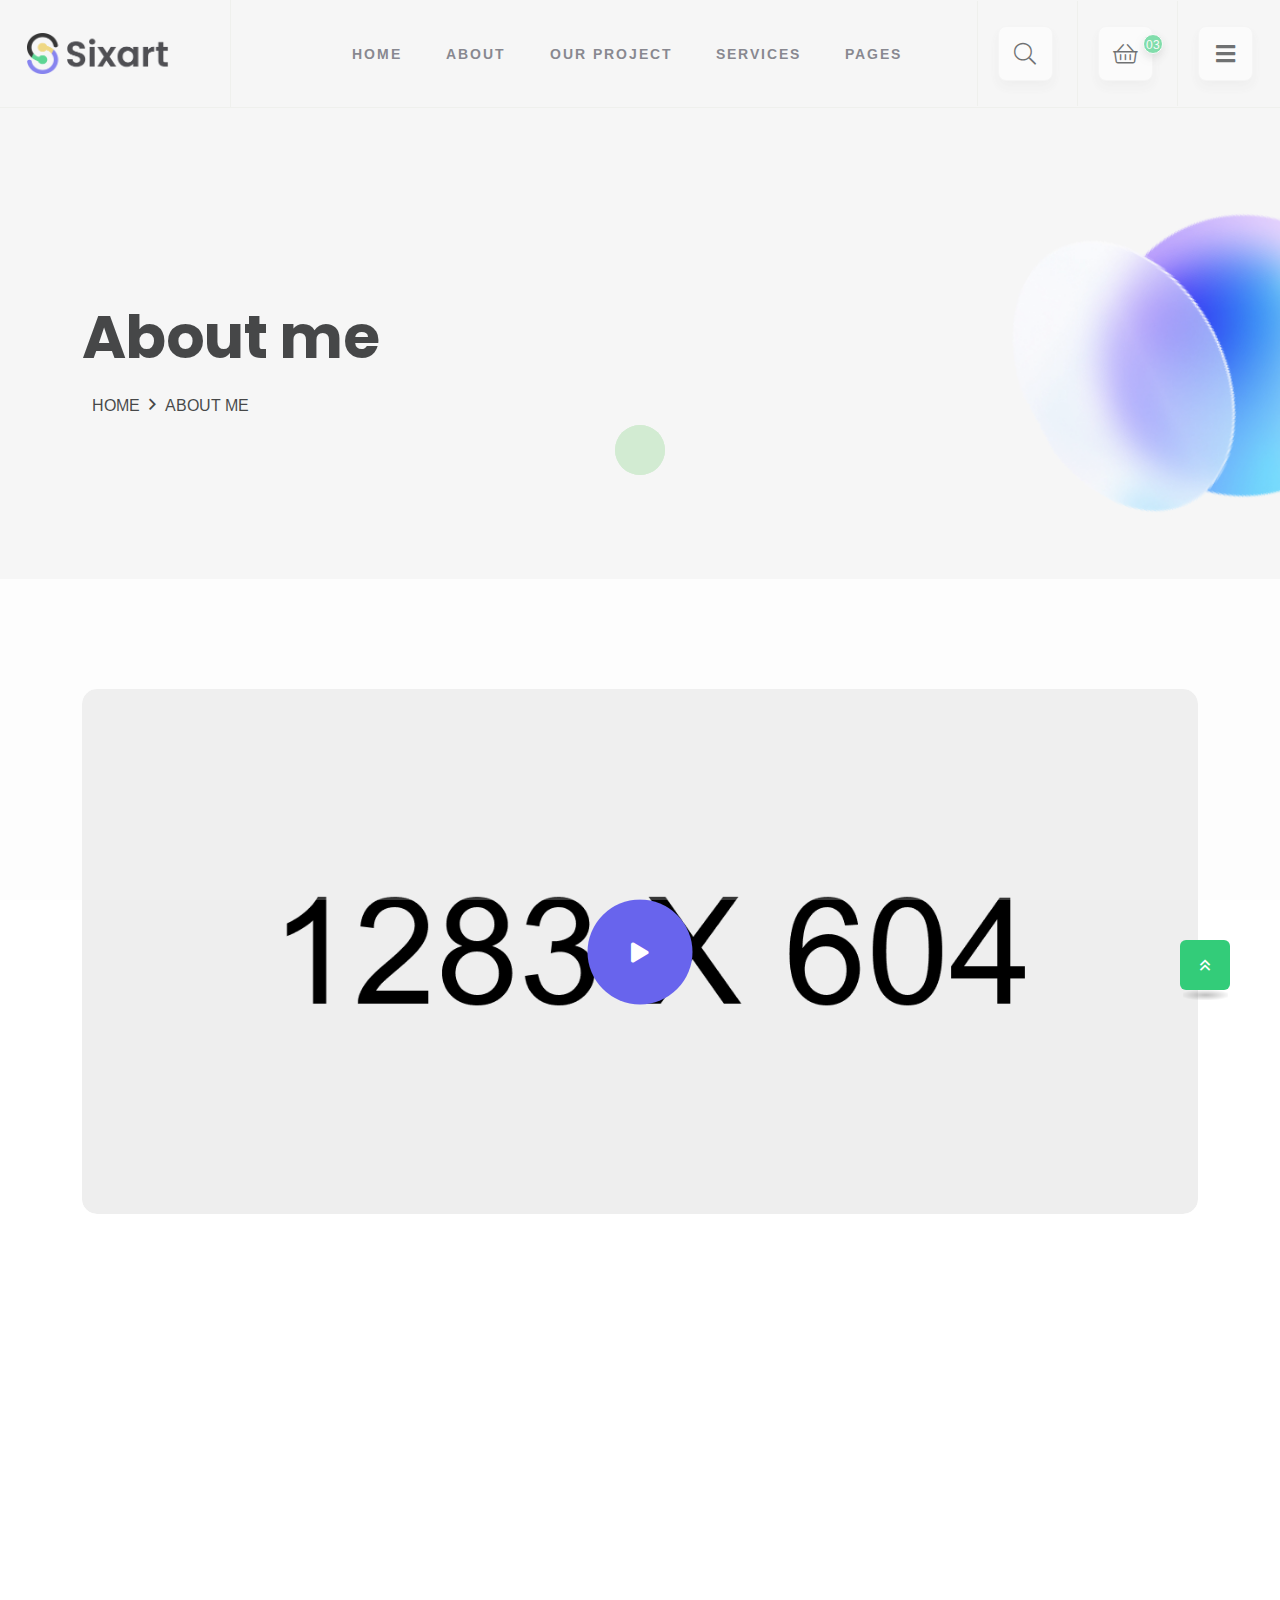
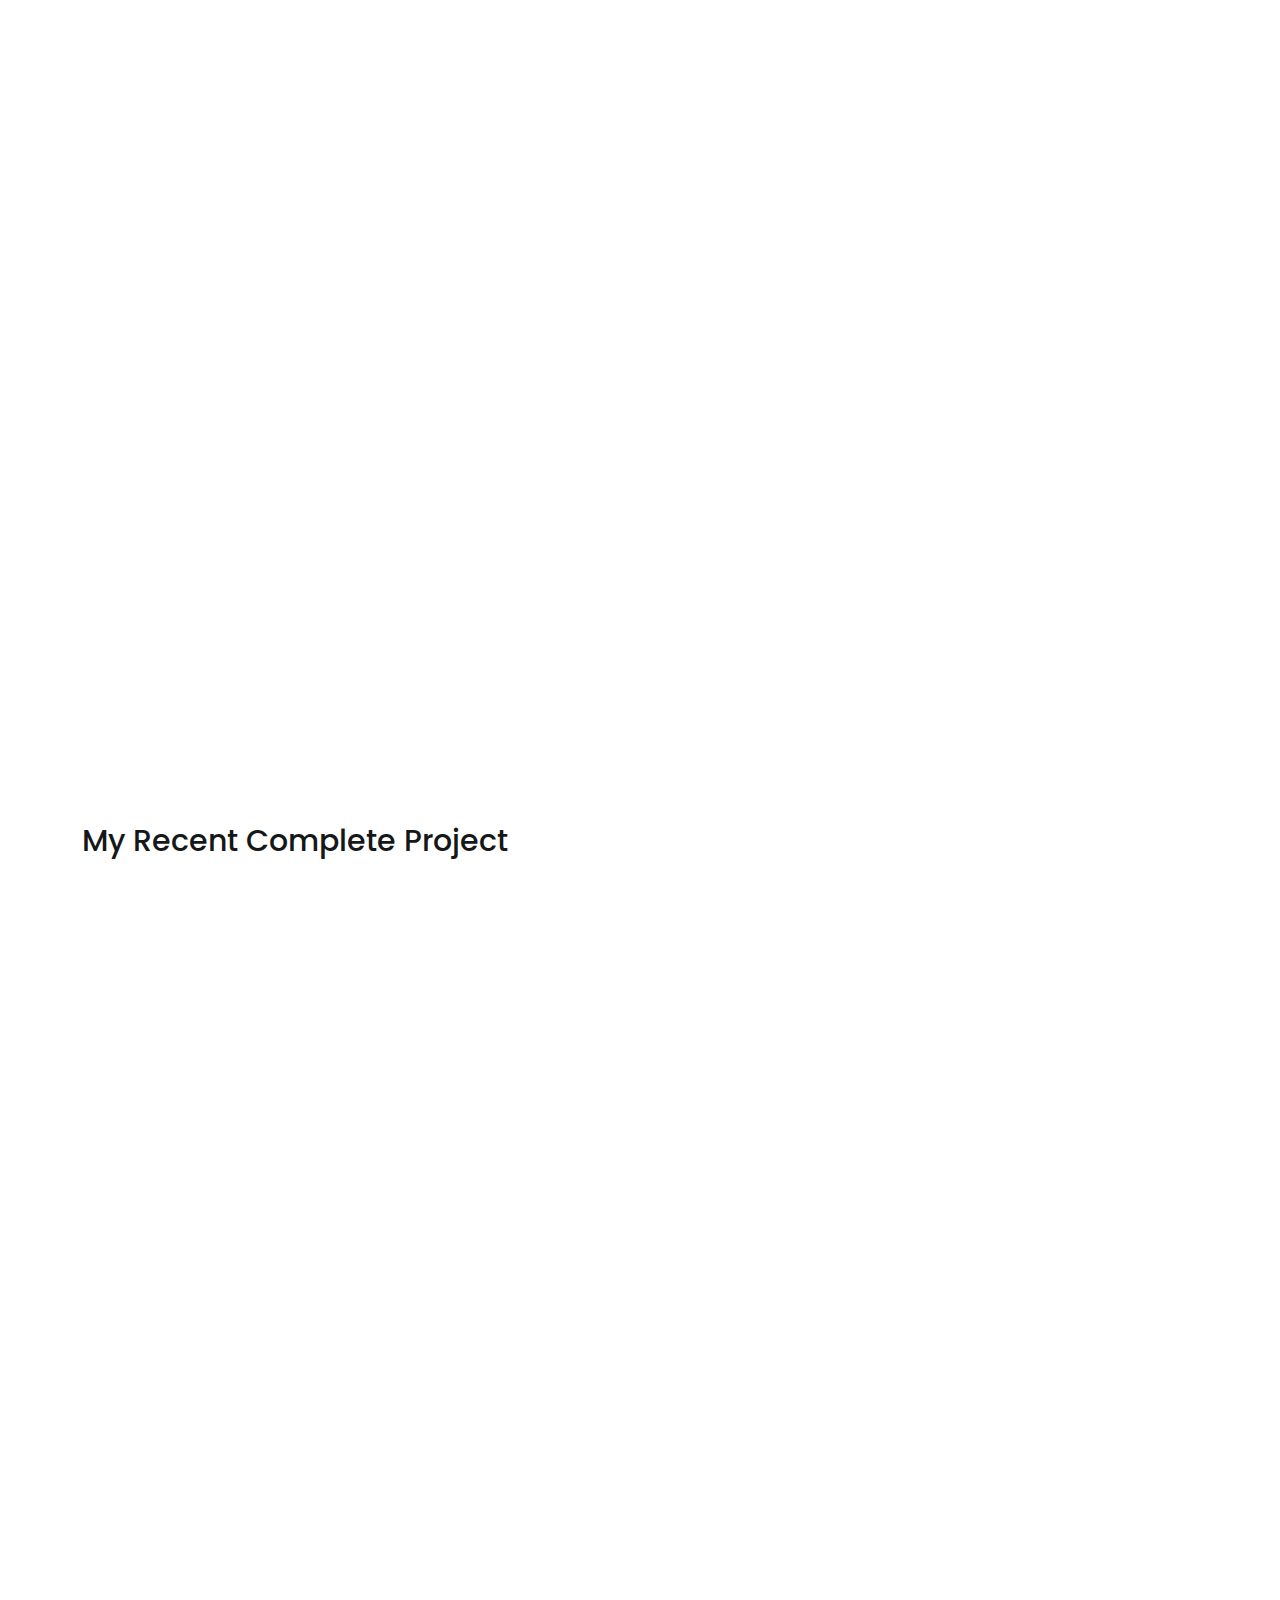
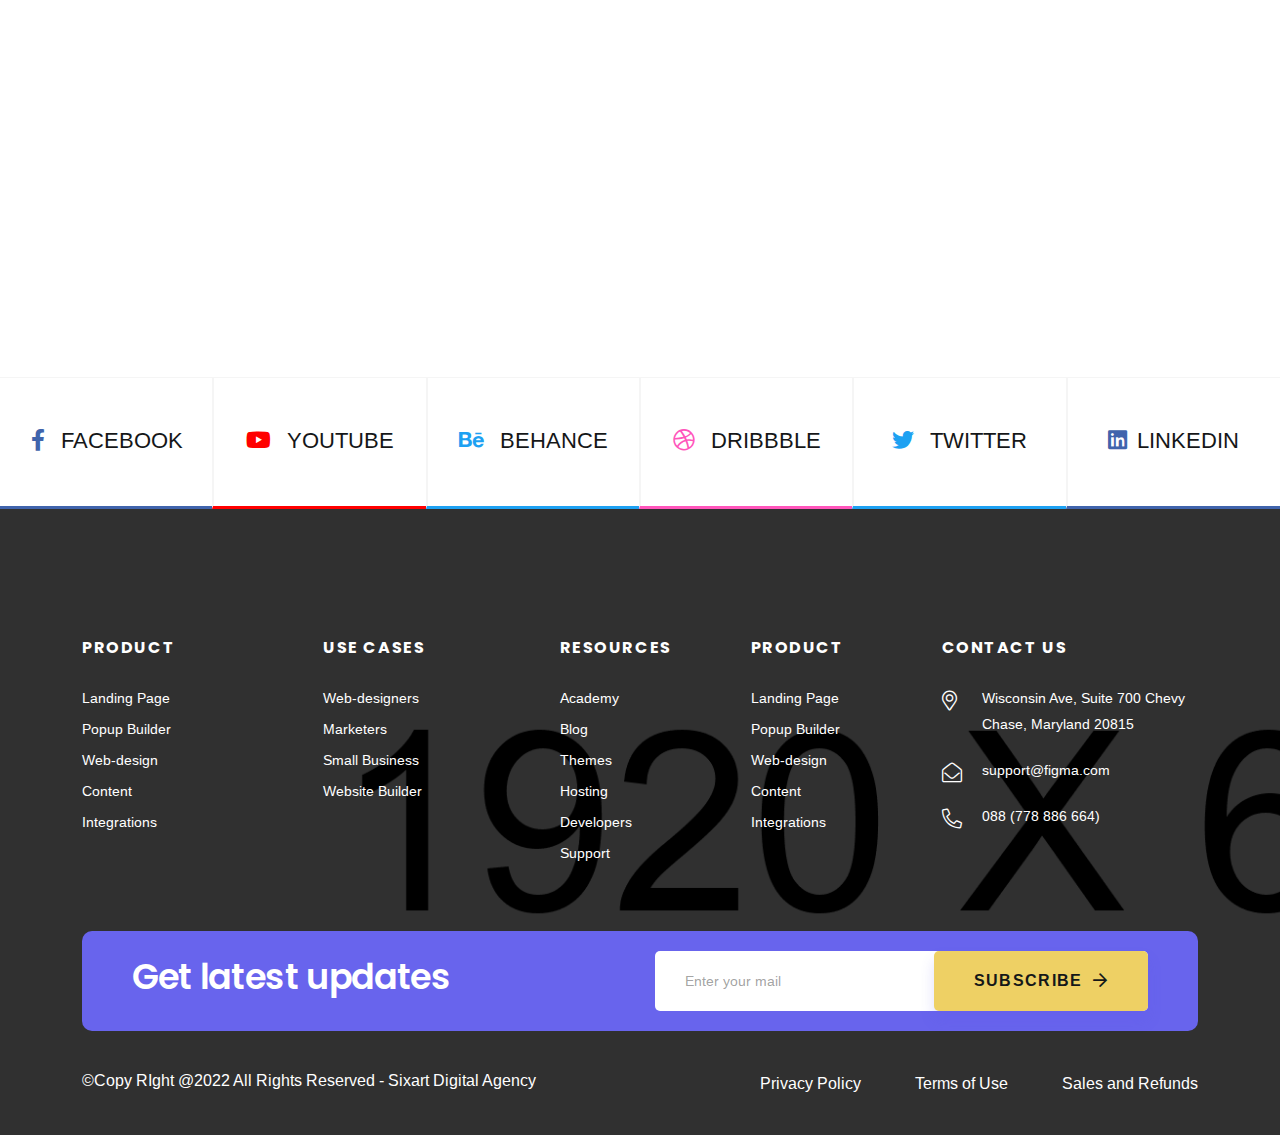
<file: about-me.html>
<!doctype html>
<html class="no-js" lang="zxx">

<head>
   <meta charset="utf-8">
   <meta http-equiv="x-ua-compatible" content="ie=edge">
   <title>Sixart Digital Agency HTML Template</title>
   <meta name="description" content="">
   <meta name="viewport" content="width=device-width, initial-scale=1">

   <!-- Place favicon.ico in the root directory -->
   <link rel="shortcut icon" type="image/x-icon" href="assets/img/favicon.png">

   <!-- CSS here -->
   <link rel="stylesheet" href="assets/css/bootstrap.min.css">
   <link rel="stylesheet" href="assets/css/animate.css">
   <link rel="stylesheet" href="assets/css/custom-animation.css">
   <link rel="stylesheet" href="assets/css/swiper-bundle.css">
   <link rel="stylesheet" href="assets/css/slick.css">
   <link rel="stylesheet" href="assets/css/nice-select.css">
   <link rel="stylesheet" href="assets/css/flaticon.css">
   <link rel="stylesheet" href="assets/css/meanmenu.css">
   <link rel="stylesheet" href="assets/css/font-awesome-pro.css">
   <link rel="stylesheet" href="assets/css/magnific-popup.css">
   <link rel="stylesheet" href="assets/css/spacing.css">
   <link rel="stylesheet" href="assets/css/style.css">
</head>

<body>

      <!-- preloader -->
      <div id="preloader">
         <div class="preloader">
               <span></span>
               <span></span>
         </div>
      </div>
      <!-- preloader end  -->

      <!-- tp-back to top-start -->
      <button class="scroll-top scroll-to-target" data-target="html">
         <i class="far fa-angle-double-up"></i>
     </button>
     <!-- tp-back to top-start -->

   <header>
      <!-- tp-header-area-start -->
      <div id="header-sticky" class="tp-header-area header-pl-pr header-transparent header-border-bottom">
         <div class="container-fluid">
            <div class="row g-0 align-items-center">
               <div class="col-xl-2 col-lg-2 col-md-4 col-6">
                  <div class="tp-logo tp-logo-border">
                     <a href="index.html">
                        <img src="assets/img/logo/logo.png" alt="">
                     </a>
                  </div>
               </div>
               <div class="col-xl-10 col-lg-10 col-md-8 col-6 d-flex justify-content-end">
                  <div class="tp-main-menu d-none d-xl-block">
                     <nav id="mobile-menu">
                        <ul>
                           <li><a href="index.html">Home</a>
                              <ul class="submenu">
                                 <li><a href="index.html">Home 01</a></li>
                                 <li><a href="index-2.html">Home 02</a></li>
                                 <li><a href="index-3.html">Home 03</a></li>
                              </ul>
                           </li>
                           <li><a href="about-us.html">About</a>
                              <ul class="submenu">
                                 <li><a href="about-me.html">About Me</a></li>
                                 <li><a href="about-us.html">About Us</a></li>
                              </ul>
                           </li>
                           <li><a href="case-details.html">Our Project</a>
                              <ul class="submenu">
                                 <li><a href="case-studies.html">Case Studies</a></li>
                                 <li><a href="case-details.html">Case Details</a></li>
                              </ul>
                           </li>
                           <li><a href="service-details.html">Services</a>
                              <ul class="submenu">
                                 <li><a href="service.html">Service</a></li>
                                 <li><a href="service-details.html">Service Details</a></li>
                              </ul>
                           </li>
                           <li><a href="#">Pages</a>
                              <ul class="submenu">
                                 <li><a href="blog.html">Blog Sidebar</a></li>
                                 <li><a href="blog-details.html">Blog Details</a></li>
                                 <li><a href="team.html">Team</a></li>
                                 <li><a href="shop.html">Shop</a></li>
                                 <li><a href="shop-details.html">Shop Details</a></li>
                                 <li><a href="price.html">Price</a></li>
                                 <li><a href="faq.html">Faq</a></li>
                                 <li><a href="cart.html">Cart</a></li>
                                 <li><a href="checkout.html">Checkout</a></li>
                                 <li><a href="contact.html">Contact</a></li>
                                 <li><a href="404.html">404</a></li>
                              </ul>
                           </li>
                        </ul>
                     </nav>
                  </div>
                  <div class="tp-header-right">
                     <ul>
                        <li class=" d-none d-md-inline-block search-wrapper">
                           <a class="tp-search-box" href="javascript:void(0)"><i class="tp-search-toggle fal fa-search"></i><i class="search-close  far fa-times"></i></a>
                           <div class="tp-search-form p-relative">
                              <form action="#">
                                 <input type="text" placeholder="Search ...">
                                 <button type="submit"><i class="far fa-search"></i></button>
                              </form>
                           </div>
                        </li>
                        <li class="d-none d-md-inline-block">
                           <a href="cart.html"><i class="fal fa-shopping-basket"></i><span>03</span></a>
                              <div class="minicart">
                                 <div>
                                    <div class="cart-img">
                                       <a href="product-details.html">
                                          <img src="assets/img/shop//shop-2.jpg" alt="">
                                       </a>
                                    </div>
                                    <div class="cart-content">
                                       <h3>
                                          <a href="product-details.html">Mobile - phone</a>
                                       </h3>
                                       <div class="cart-price">
                                          <span class="new">$ 22.9</span>
                                          <span>
                                                <del>$39.9</del>
                                          </span>
                                       </div>
                                    </div>
                                    <div class="del-icon">
                                       <a href="#">
                                          <i class="far fa-trash-alt"></i>
                                       </a>
                                    </div>
                                 </div>
                                 <div>
                                    <div class="cart-img">
                                       <a href="product-details.html">
                                          <img src="assets/img/shop/shop-1.jpg" alt="">
                                       </a>
                                    </div>
                                    <div class="cart-content">
                                       <h3>
                                          <a href="product-details.html">Gothelf learn UX</a>
                                       </h3>
                                       <div class="cart-price">
                                          <span class="new">$ 22.9</span>
                                          <span>
                                                <del>$39.9</del>
                                          </span>
                                       </div>
                                    </div>
                                    <div class="del-icon">
                                       <a href="#">
                                          <i class="far fa-trash-alt"></i>
                                       </a>
                                    </div>
                                 </div>
                                 <div>
                                       <div class="total-price">
                                          <span class="f-left">Total:</span>
                                          <span class="f-right">$100.0</span>
                                       </div>
                                 </div>
                                 <div>
                                       <div class="checkout-link">
                                          <a class="tp-btn-orange-radius w-100" href="cart.html">Shopping Cart</a>
                                          <a class="tp-btn-radius-2 w-100" href="checkout.html">Checkout</a>
                                       </div>
                                 </div>
                              </div>
                        </li>
                        <li><a class="tp-menu-bar" href="javascript:void(0)"><i class="fas fa-bars"></i></a></li>
                     </ul>
                  </div>
               </div>
            </div>
         </div>
      </div>
      <!-- tp-header-area-end -->
   </header>

   <!-- tp-offcanvus-area-start -->
      <div class="tp-offcanvas-area">
      <div class="tpoffcanvas">
         <div class="tpoffcanvas__close-btn">
            <button class="close-btn"><i class="fal fa-times"></i></button>
         </div>
         <div class="tpoffcanvas__logo pt-50">
            <a href="index.html">
               <img src="assets/img/logo/logo-white.png" alt="">
            </a>
         </div>
         <div class="tpoffcanvas__text">
            <p>Suspendisse interdum consectetur libero id. Fermentum leo vel orci porta non. Euismod viverra nibh cras pulvinar suspen.</p>
         </div>
         <div class="mobile-menu"></div>
         <div class="tpoffcanvas__info">
            <h3 class="offcanva-title">Get In Touch</h3>
            <div class="tp-info-wrapper mb-20 d-flex align-items-center">
               <div class="tpoffcanvas__info-icon">
                  <a href="#"><i class="fal fa-envelope"></i></a>
               </div>
               <div class="tpoffcanvas__info-address">
                  <span>Email</span>
                  <a href="maito:hello@yourmail.com">hello@yourmail.com</a>
               </div>
            </div>
            <div class="tp-info-wrapper mb-20 d-flex align-items-center">
               <div class="tpoffcanvas__info-icon">
                  <a href="#"><i class="fal fa-phone-alt"></i></a>
               </div>
               <div class="tpoffcanvas__info-address">
                  <span>Phone</span>
                  <a href="tel:(00)45611227890">(00) 456 1122 7890</a>
               </div>
            </div>
            <div class="tp-info-wrapper mb-20 d-flex align-items-center">
               <div class="tpoffcanvas__info-icon">
                  <a href="#"><i class="fas fa-map-marker-alt"></i></a>
               </div>
               <div class="tpoffcanvas__info-address">
                  <span>Location</span>
                  <a href="https://www.google.com/maps/@37.4801311,22.8928877,3z" target="_blank">Riverside 255, San Francisco, USA </a>
               </div>
            </div>
         </div>
         <div class="tpoffcanvas__social">
            <div class="social-icon">
               <a href="#"><i class="fab fa-twitter"></i></a>
               <a href="#"><i class="fab fa-instagram"></i></a>
               <a href="#"><i class="fab fa-facebook-square"></i></a>
               <a href="#"><i class="fab fa-dribbble"></i></a>
            </div>
         </div>
      </div>
      </div>
   
      <div class="body-overlay"></div>
   <!-- tp-offcanvus-area-end -->
   <main>

      <!-- breadcrumb area start -->
      <section class="breadcrumb__area breadcrumb-height include-bg p-relative" data-background="assets/img/breadcrumb/breadcurmb.jpg">
      <div class="container">
         <div class="row">
            <div class="col-xxl-12">
               <div class="breadcrumb__content">
                  <h3 class="breadcrumb__title wow tpfadeUp" data-wow-duration=".7s" data-wow-delay=".5s">About me</h3>
                  <div class="breadcrumb__list wow tpfadeUp" data-wow-duration=".9s">
                     <span><a href="#">Home</a></span>
                     <span class="dvdr"><i class="fa fa-angle-right"></i></span>
                     <span>About me</span>
                   </div>
               </div>
            </div>
         </div>
      </div>
      </section>
      <!-- breadcrumb area end -->

      <!-- tp-abou-me-area-start -->
      <div class="am-about-area pt-110 pb-80">
         <div class="container">
            <div class="row">
               <div class="col-xl-12 wow tpfadeUp" data-wow-duration=".7s" data-wow-delay=".5s">
                  <div class="ac-ab-img p-relative fix">
                     <img src="assets/img/about/ab-inner-2-1.jpg" alt="">
                     <div class="tp-inner-play-button">
                        <a class="popup-video" href="https://www.youtube.com/watch?v=wnlK41gHuMk"><i class="fas fa-play"></i></a>
                     </div>
                  </div>
               </div>
            </div>
            <div class="row ab-info-space">
               <div class="col-xl-4 col-lg-4 col-md-5 col-sm-12 mb-40 wow tpfadeUp" data-wow-duration=".7s" data-wow-delay=".7s">
                  <div class="amaboutinfo">
                     <div class="amaboutinfo__client-info">
                        <h4>Ritarexa Ditarmen</h4>
                        <span>UI/UX Designer</span>
                        <p>Phasellus in libero et nunc malesuada tincidu Morbi auctor tristique semper. Nunc condimentum dapibus felis</p>
                     </div>
                  </div>
               </div>
               <div class="col-xl-6 col-lg-5 col-md-4 col-sm-12 mb-40 d-flex justify-content-start justify-content-md-center wow tpfadeUp" data-wow-duration=".7s" data-wow-delay=".9s">
                  <div class="amaboutinfo">
                     <div class="amaboutinfo__experience">
                        <p><b>Expertise:</b> Genetic Specialist</p>
                        <p><b>Experience:</b> 5 Years</p>
                        <p><a href="mailto:webmail.info@gmail.com"><b>E-mail:</b> webmail.info@gmail.com</a></p>
                        <p><a href="#"><b>Website:</b> Alextineditarson.io</a></p>  
                     </div>
                  </div>
               </div>
               <div class="col-xl-2 col-lg-2 col-md-3 col-sm-12 mb-40 wow tpfadeUp" data-wow-duration=".7s" data-wow-delay="1s">
                  <div class="amaboutsocial text-start text-md-end">
                     <div class="amaboutsocial__icon mb-30">
                        <a href="" class="si-btn-link">
                           <div class="tp-si-wrapper d-flex justify-content-end">
                              <div class="tp-si__text"><span>Facebook</span></div>
                              <div class="tp-si__icon"><i class="fab fa-facebook-f"></i></div>
                           </div>
                        </a>
                     </div>
                     <div class="amaboutsocial__icon mb-30">
                        <a href="" class="si-btn-link">
                           <div class="tp-si-wrapper d-flex justify-content-end">
                              <div class="tp-si__text tp-si-color-1"><span>Pintarest</span></div>
                              <div class="tp-si__icon tp-si-color-1"><i class="fab fa-pinterest-p"></i></div>
                           </div>
                        </a>
                     </div>
                     <div class="amaboutsocial__icon mb-30">
                        <a href="" class="si-btn-link">
                           <div class="tp-si-wrapper d-flex justify-content-end">
                              <div class="tp-si__text  tp-si-color-2"><span>Behance</span></div>
                              <div class="tp-si__icon  tp-si-color-2"><i class="fab fa-behance"></i></div>
                           </div>
                        </a>
                     </div>
                  </div>
               </div>
            </div>
         </div>
      </div>
      <!-- tp-about-me-area-end -->

      <!-- exprience-area-start -->
      <div class="tp-skill-area wow tpfadeUp" data-wow-duration=".7s" data-wow-delay=".7s">
         <div class="container">
            <div class="row">
               <div class="col-xl-12">
                  <div class="amskill">
                     <div class="amskill__title">
                        <h3 class="am-skill-title">Personal Experience</h3>
                        <p class="pb-10"> Sed ut perspiciatis unde omnis iste natus error sit voluptatem accusantium
                           doloremque laudantium, totam rem aperiam, eaque ipsa quae ab illo inventore veritatis et
                           quasi architecto beatae vitae dicta sunt explicabo. Nemo enim ipsam voluptatem quia voluptas
                           sit aspernatur aut odit aut fugit, sed quia consequuntur magni dolores eos qui ratione
                           voluptatem sequi nesciunt. Neque porro quisquam est, qui dolorem ipsum quia dolor sit amet,
                        </p>
                        <p>Must explain to you how all this mistaken idea of denouncing works pleasure and praising uts
                           pain was born and I will gives you a itself completed account of the system, and sed expounds
                           the ut actual teachings of that greater sed explores truth. Denouncing works pleasures and
                           praising pains was us born and I will gives you a completed ut workers accounts of the
                           system. sit aspernatur aut odit aut fugit, sed quia consequuntur magni dolores eos qui
                           ratione voluptatem sequi nesciunt.
                        </p>
                     </div>
                  </div>
               </div>
            </div>
            <div class="row feature-bottom-space">
               <div class="col-xl-4 col-lg-4">
                  <div class="amfeature">
                     <div class="amfeature__item">
                        <h4 class="am-skill-sm-title">Skills</h4>
                        <p class=" am-p-space-1">Must explain to you how all praising uts pain was born and I will gives
                           you a itself
                           completed account of the system, and sed expounds the ut actual teachings of that greater</p>
                     </div>
                     <div class="amfeature__list">
                        <ul>
                           <li><i class="fal fa-check"></i> Extramural Funding</li>
                           <li><i class="fal fa-check"></i> Bacteria Markers</li>
                           <li><i class="fal fa-check"></i> Type of system involved</li>
                           <li><i class="fal fa-check"></i> Nam nec mi euismod euismod</li>
                        </ul>
                     </div>
                  </div>
               </div>
               <div class="col-xl-4 col-lg-4">
                  <div class="amfeature am-fea-space">
                     <div class="amfeature__item">
                        <h4 class="am-skill-sm-title">Education</h4>
                        <p class=" am-p-space-2">Must explain to you how all praising uts pain was born and I will gives
                           you a itself
                           completed account of the system, and sed expounds the ut actual teachings of that greater</p>
                     </div>
                     <div class="amfeature__list">
                        <ul>
                           <li><i class="fal fa-check"></i> Extramural Funding</li>
                           <li><i class="fal fa-check"></i> Bacteria Markers</li>
                           <li><i class="fal fa-check"></i> Type of system involved</li>
                           <li><i class="fal fa-check"></i> Nam nec mi euismod euismod</li>
                        </ul>
                     </div>
                  </div>
               </div>
               <div class="col-xl-4 col-lg-4">
                  <div class="amfeature am-fea-space-2">
                     <div class="amfeature__item">
                        <h4 class="am-skill-sm-title">Awards</h4>
                        <p class="am-p-space-3">Must explain to you how all praising uts pain was born and I will gives
                           you a itself
                           completed account of the system, and sed expounds the ut actual teachings of that greater</p>
                     </div>
                     <div class="amfeature__list">
                        <ul>
                           <li><i class="fal fa-check"></i> Extramural Funding</li>
                           <li><i class="fal fa-check"></i> Bacteria Markers</li>
                           <li><i class="fal fa-check"></i> Type of system involved</li>
                           <li><i class="fal fa-check"></i> Nam nec mi euismod euismod</li>
                        </ul>
                     </div>
                  </div>
               </div>
            </div>
         </div>
      </div>
      <!-- exprience-area-end -->

      <!-- project-area-start -->
      <div class="tp-project-area pb-60">
         <div class="container">
            <div class="row">
               <div class="col-xl-6">
                  <h4 class="am-skill-title">My Recent Complete Project</h4>
               </div>
            </div>
            <div class="row">
               <div class="col-xl-4 col-lg-4 col-md-6 wow tpfadeUp" data-wow-duration=".7s" data-wow-delay=".5s">
                  <div class="tp-case-item text-center p-relative">
                     <div class="tp-case-item__thumb fix">
                        <a href="case-details.html"><img src="assets/img/about/ab-inner-2-2.jpg" alt=""></a>
                     </div>
                     <div class="tp-circle-text">
                        <a href="case-details.html">Case <br> Studies</a>
                     </div>
                  </div>
               </div>
               <div class="col-xl-4 col-lg-4 col-md-6 wow tpfadeUp" data-wow-duration=".7s" data-wow-delay=".7s">
                  <div class="tp-case-item text-center p-relative">
                     <div class="tp-case-item__thumb fix">
                        <a href="case-details.html"><img src="assets/img/about/ab-inner-2-3.jpg" alt=""></a>
                     </div>
                     <div class="tp-circle-text">
                        <a href="case-details.html">Case <br> Studies</a>
                     </div>
                  </div>
               </div>
               <div class="col-xl-4 col-lg-4 col-md-6 wow tpfadeUp" data-wow-duration=".7s" data-wow-delay=".9s">
                  <div class="tp-case-item text-center p-relative">
                     <div class="tp-case-item__thumb fix">
                        <a href="case-details.html"><img src="assets/img/about/ab-inner-2-4.jpg" alt=""></a>
                     </div>
                     <div class="tp-circle-text">
                        <a href="case-details.html">Case <br> Studies</a>
                     </div>
                  </div>
               </div>
            </div>
         </div>
      </div>
      <!-- project-area-end -->

      <!-- contact-area-start -->
      <div class="am-contact-area pb-130 wow tpfadeUp" data-wow-duration=".7s" data-wow-delay=".5s">
         <div class="container">
            <div class="row">
               <div class="col-12">
                  <div class="am-contact-info p-relative">
                     <div>
                        <h4 class="am-contact-title">Direct message me!</h4>
                     </div>
                     <div class="am-border-shape">
                     </div>
                  </div>
               </div>
            </div>
            <div class="row">
               <div class="col-12">
                  <div class="contact-form text-center">
                     <form action="#">
                        <div class="row">
                           <div class="col-md-6 col-12">
                              <div class="input">
                                 <input type="text" placeholder="Enter your name">
                              </div>
                           </div>
                           <div class="col-md-6 col-12">
                              <div class="input">
                                 <input type="email" placeholder="Enter you mail">
                              </div>
                           </div>
                           <div class="col-12">
                              <div class="textarea">
                                 <textarea placeholder="Enter your message"></textarea>
                              </div>
                           </div>
                        </div>
                        <button class="tp-btn" type="submit">Send Message</button>
                     </form>
                  </div>
               </div>
            </div>
         </div>
      </div>
      <!-- contact-area-end -->

      
      <!-- tp-social-area-start -->
      <div class="tp-social-area social-space-bottom fix">
         <div class="container-fluid p-0">
            <div class="row g-0">
               <div class="col-lg-2 col-md-4 col-sm-6">
                  <a href="#">
                     <div class="tp-social-item">
                        <span><i class="fab fa-facebook-f"></i> Facebook</span>
                     </div>
                  </a>
               </div>
               <div class="col-lg-2 col-md-4 col-sm-6">
                  <a href="#">
                     <div class="tp-social-item tp-youtube">
                        <span><i class="fab fa-youtube"></i> youtube</span>
                     </div>
                  </a>
               </div>
               <div class="col-lg-2 col-md-4 col-sm-6">
                 <a href="#">
                     <div class="tp-social-item tp-behance">
                        <span><i class="fab fa-behance"></i> behance</span>
                     </div>
                 </a>
               </div>
               <div class="col-lg-2 col-md-4 col-sm-6">
                  <a href="#">
                     <div class="tp-social-item tp-dribble">
                        <span><i class="fab fa-dribbble"></i> dribbble</span>
                     </div>
                  </a>
               </div>
               <div class="col-lg-2 col-md-4 col-sm-6">
                  <a href="#">
                     <div class="tp-social-item tp-twitter">
                        <span><i class="fab fa-twitter"></i> twitter</span>
                     </div>
                  </a>
               </div>
               <div class="col-lg-2 col-md-4 col-sm-6">
                 <a href="#">
                     <div class="tp-social-item tp-linkedin">
                        <span><i class="fab fa-linkedin"></i>linkedin</span>
                     </div>
                 </a>
               </div>
            </div>
         </div>
      </div>
      <!-- tp-social-area-end -->
      
   </main>

   <footer>
      <!-- tp-footer-area-start -->
      <div class="tp-footer-area footer-bg pt-130" data-background="assets/img/footer/footer-bg.jpg">
         <div class="container">
            <div class="row">
               <div class="col-xl-2 col-lg-2 col-md-3 col-6 mb-30">
                  <div class="tp-footer-widget z-index-3">
                     <div class="tp-footer-widget__title">
                        <h4 class="tp-footer-title">Product</h4>
                     </div>
                     <div class="tp-footer-widget__list">
                        <ul>
                           <li><a href="index.html">Landing Page</a></li>
                           <li><a href="#">Popup Builder</a></li>
                           <li><a href="#">Web-design</a></li>
                           <li><a href="#">Content</a></li>
                           <li><a href="#">Integrations</a></li>
                        </ul>
                     </div>
                  </div>
               </div>
               <div class="col-xl-3 col-lg-2 col-md-3 col-6 mb-30">
                  <div class="tp-footer-widget footer-space-one z-index-3">
                     <div class="tp-footer-widget__title">
                        <h4 class="tp-footer-title">Use Cases</h4>
                     </div>
                     <div class="tp-footer-widget__list">
                        <ul>
                           <li><a href="#">Web-designers</a></li>
                           <li><a href="#">Marketers</a></li>
                           <li><a href="#">Small Business</a></li>
                           <li><a href="#">Website Builder</a></li>
                        </ul>
                     </div>
                  </div>
               </div>
               <div class="col-xl-2 col-lg-2 col-md-3 col-6 mb-30">
                  <div class="tp-footer-widget footer-space-two z-index-3">
                     <div class="tp-footer-widget__title">
                        <h4 class="tp-footer-title">Resources</h4>
                     </div>
                     <div class="tp-footer-widget__list">
                        <ul>
                           <li><a href="#">Academy</a></li>
                           <li><a href="blog-details.html">Blog</a></li>
                           <li><a href="#">Themes</a></li>
                           <li><a href="#">Hosting</a></li>
                           <li><a href="#">Developers</a></li>
                           <li><a href="contact.html">Support</a></li>
                        </ul>
                     </div>
                  </div>
               </div>
               <div class="col-xl-2 col-lg-2 col-md-3 col-6 mb-30">
                  <div class="tp-footer-widget footer-space-three z-index-3">
                     <div class="tp-footer-widget__title">
                        <h4 class="tp-footer-title">Product</h4>
                     </div>
                     <div class="tp-footer-widget__list">
                        <ul>
                           <li><a href="index.html">Landing Page</a></li>
                           <li><a href="#">Popup Builder</a></li>
                           <li><a href="#">Web-design</a></li>
                           <li><a href="#">Content</a></li>
                           <li><a href="#">Integrations</a></li>
                        </ul>
                     </div>
                  </div>
               </div>
               <div class="col-xl-3 col-lg-4 col-md-6 col-12 mb-30">
                  <div class="tp-footer-widget z-index-3">
                     <div class="tp-footer-widget__title">
                        <h4 class="tp-footer-title">Contact Us</h4>
                     </div>
                     <div class="tp-footer-widget__list">
                        <ul class="footer-position">
                           <li><a href="https://www.google.com/maps/@38.4999525,-103.0632285,6.46z" target="_blank">
                              <span><i class="fal fa-map-marker-alt"></i></span>
                              Wisconsin Ave, Suite 700
                              Chevy Chase, Maryland 20815</a>
                           </li>
                           <li><a href="mailto:support@figma">
                              <span><i class="fal fa-envelope-open"></i></span>
                              support@figma.com</a>
                           </li>
                           <li><a href="tel:778886664">
                              <span><i class="fal fa-phone-alt"></i></span>
                               088 (778 886 664)</a>
                           </li>
                        </ul>
                     </div>
                  </div>
               </div>
            </div>
            <div class="row">
               <div class="col-12">
                  <div class="tp-newsletter-wrapper z-index-3">
                     <div class="row align-items-center">
                        <div class="col-lg-6 col-md-12 col-12">
                           <div class="tp-newsletter">
                              <div class="tp-newsletter__title">
                                 <h4 class="tp-newsletter-title">Get latest updates</h4>
                              </div>
                           </div>
                        </div>
                        <div class="col-lg-6 col-md-12 col-12">
                           <div class="tp-newsletter">
                              <div class="tp-newsletter__input p-relative">
                                 <form action="#">
                                    <input type="email" placeholder="Enter your mail">
                                    <button class="tp-btn-yellow">Subscribe <i class="far fa-arrow-right"></i></button>
                                 </form>
                              </div>
                           </div>
                        </div>
                     </div>
                  </div>
               </div>
            </div>
            <div class="copy-right-wrapper z-index-3">
               <div class="row">
                  <div class="col-xl-6 col-lg-7 col-12">
                     <div class="copyright-left text-center text-lg-start">
                        <p>©Copy RIght @2022 All Rights Reserved - Sixart Digital Agency</p>
                     </div>
                  </div>
                  <div class="col-xl-6 col-lg-5 col-12">
                     <div class="copyright-right-side text-center text-lg-end">
                        <ul>
                           <li><a href="#">Privacy Policy</a></li>
                           <li><a href="#">Terms of Use</a></li>
                           <li><a href="#">Sales and Refunds</a></li>
                        </ul>
                     </div>
                  </div>
               </div>
           </div>
         </div>
      </div>
      <!-- tp-footer-area-end -->

   </footer>

   <!-- JS here -->
   <script src="assets/js/jquery.js"></script>
   <script src="assets/js/waypoints.js"></script>
   <script src="assets/js/bootstrap.bundle.min.js"></script>
   <script src="assets/js/swiper-bundle.js"></script>
   <script src="assets/js/slick.js"></script>
   <script src="assets/js/magnific-popup.js"></script>
   <script src="assets/js/counterup.js"></script>
   <script src="assets/js/wow.js"></script>
   <script src="assets/js/nice-select.js"></script>
   <script src="assets/js/meanmenu.js"></script>
   <script src="assets/js/isotope-pkgd.js"></script>
   <script src="assets/js/imagesloaded-pkgd.js"></script>
   <script src="assets/js/ajax-form.js"></script>
   <script src="assets/js/main.js"></script>



</body>

</html>
</file>
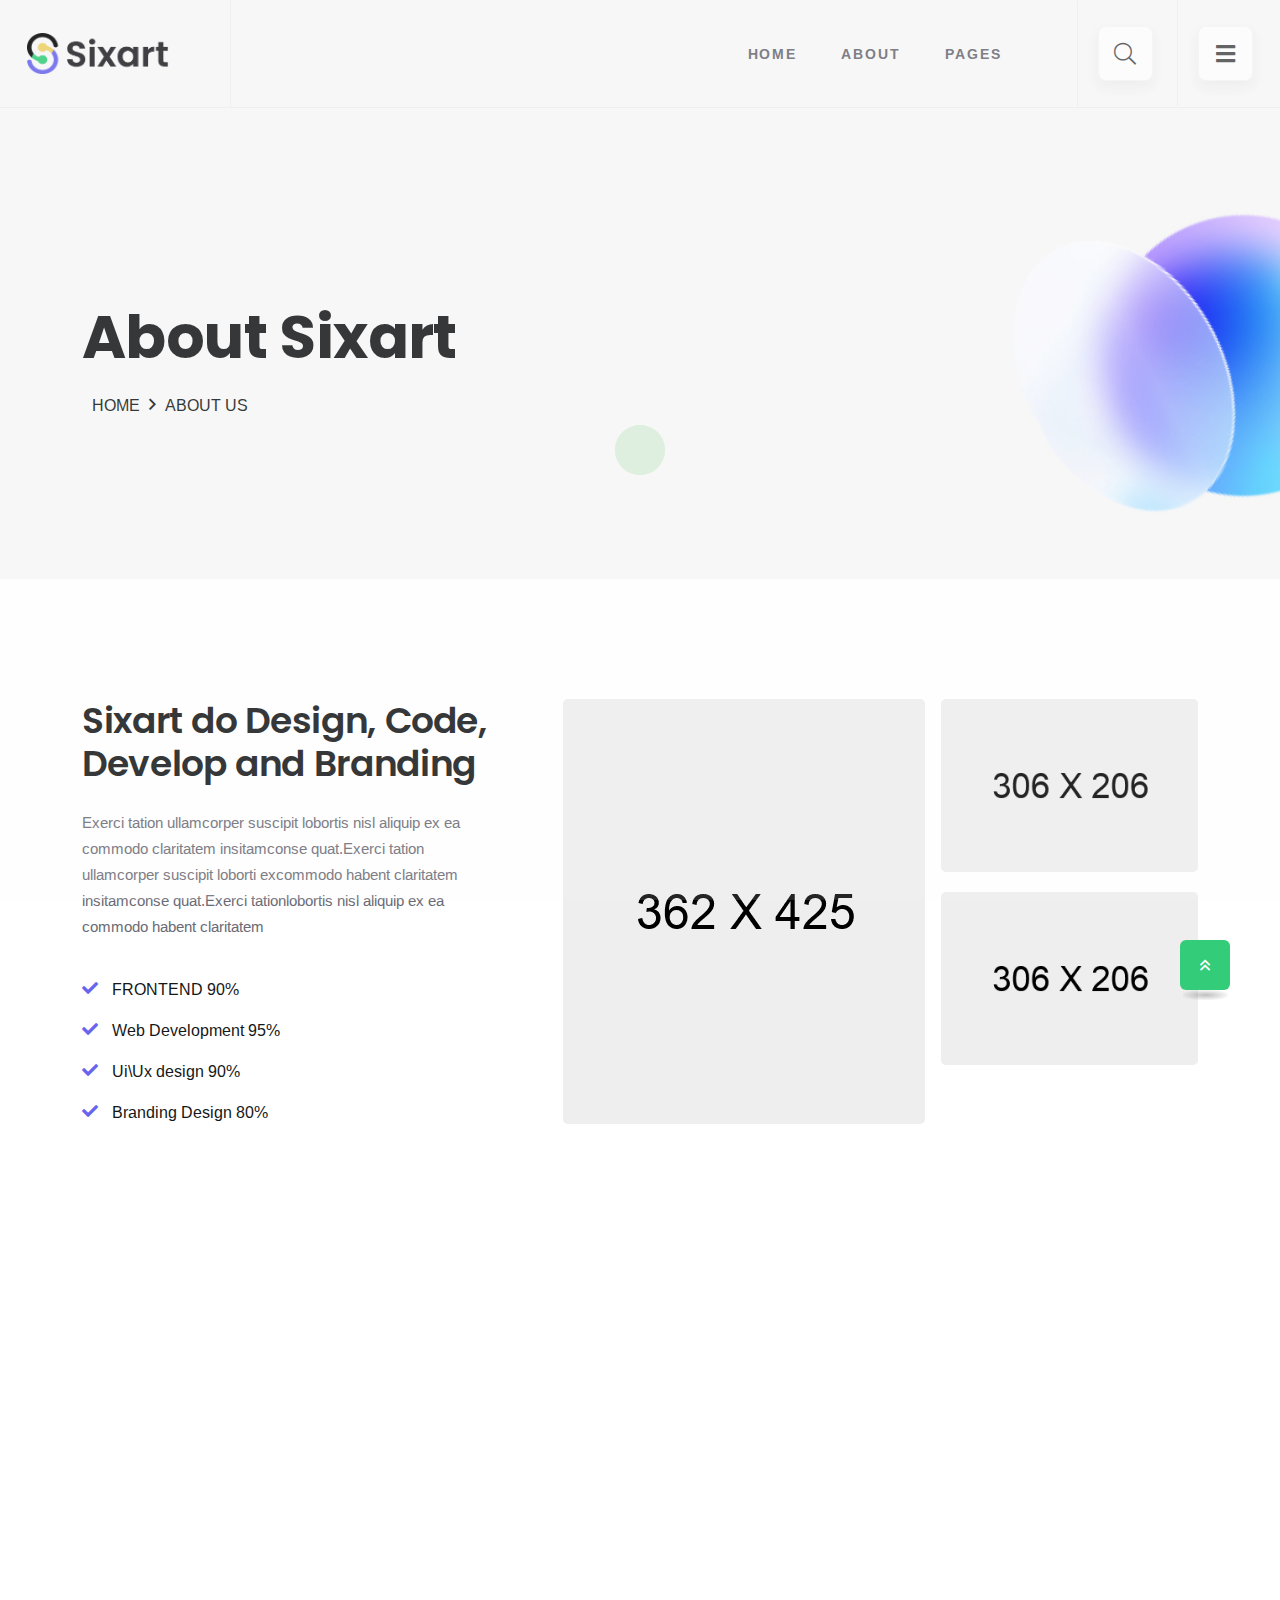
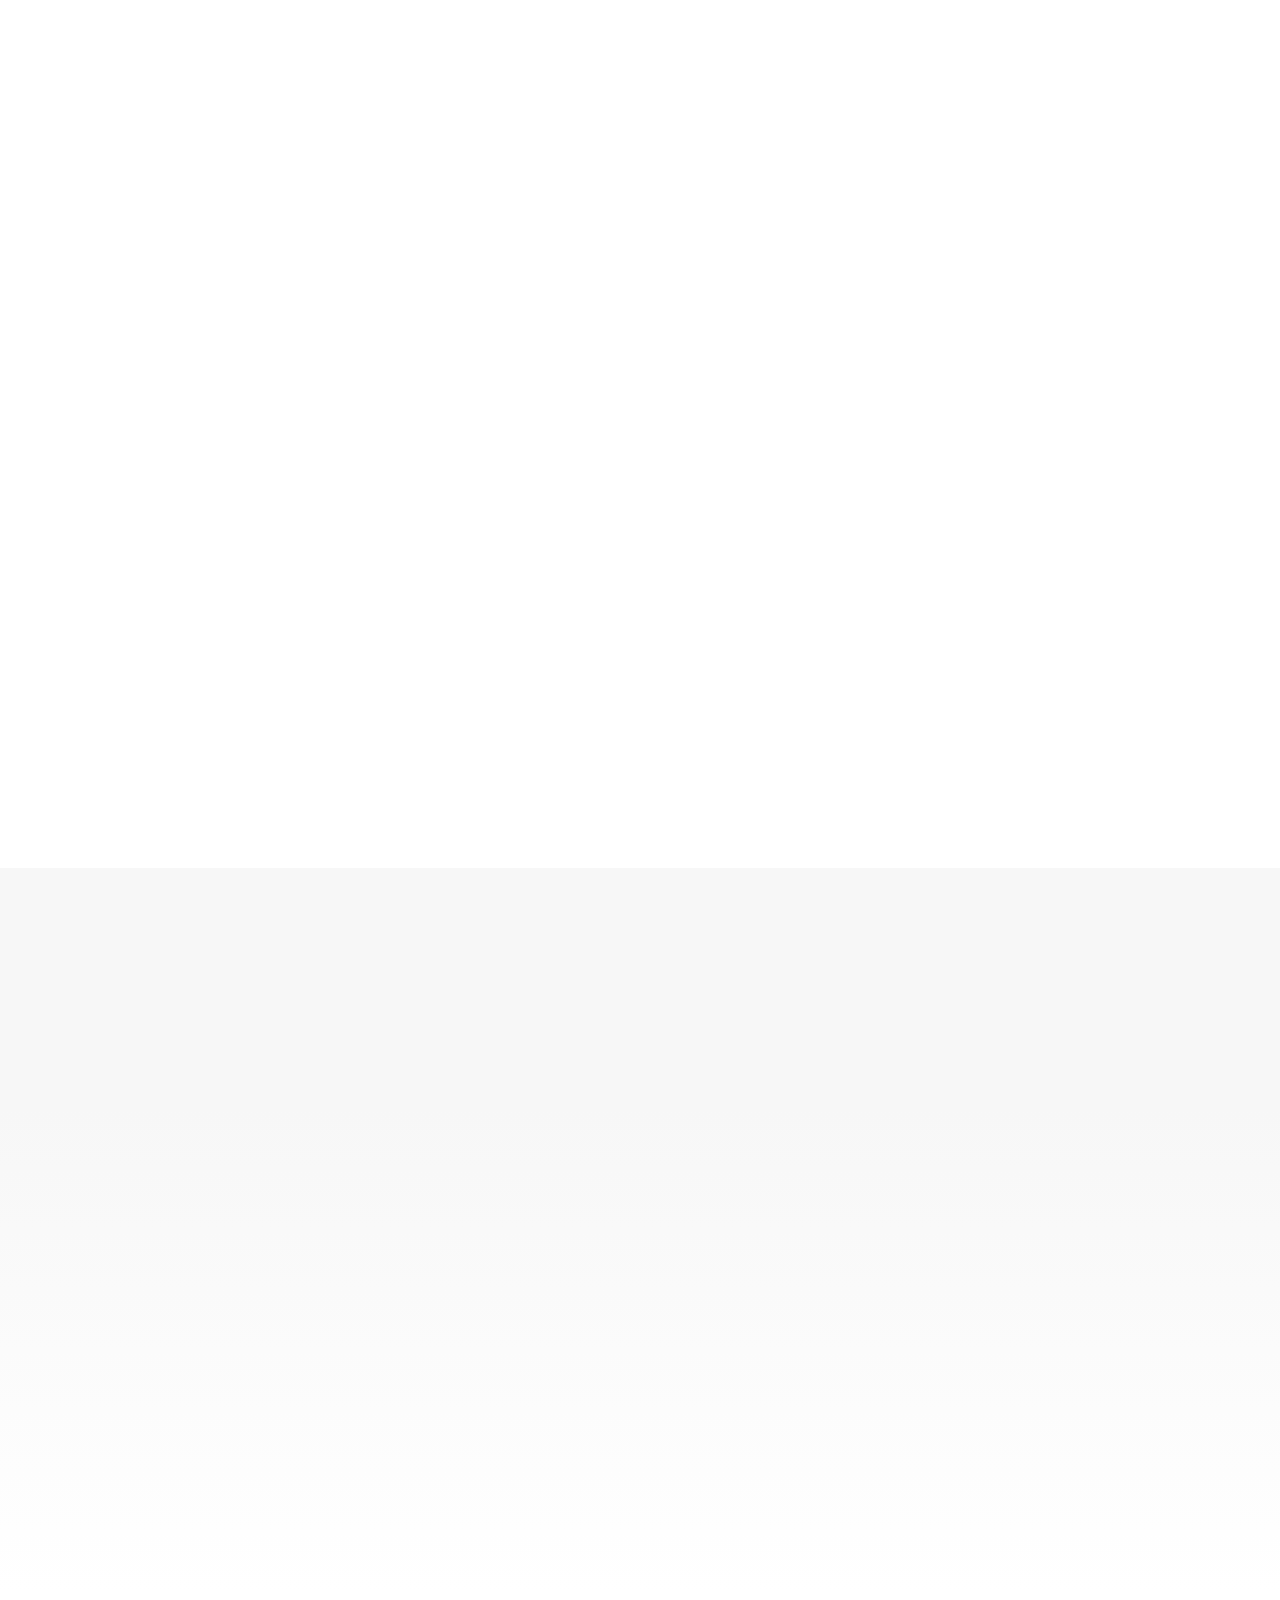
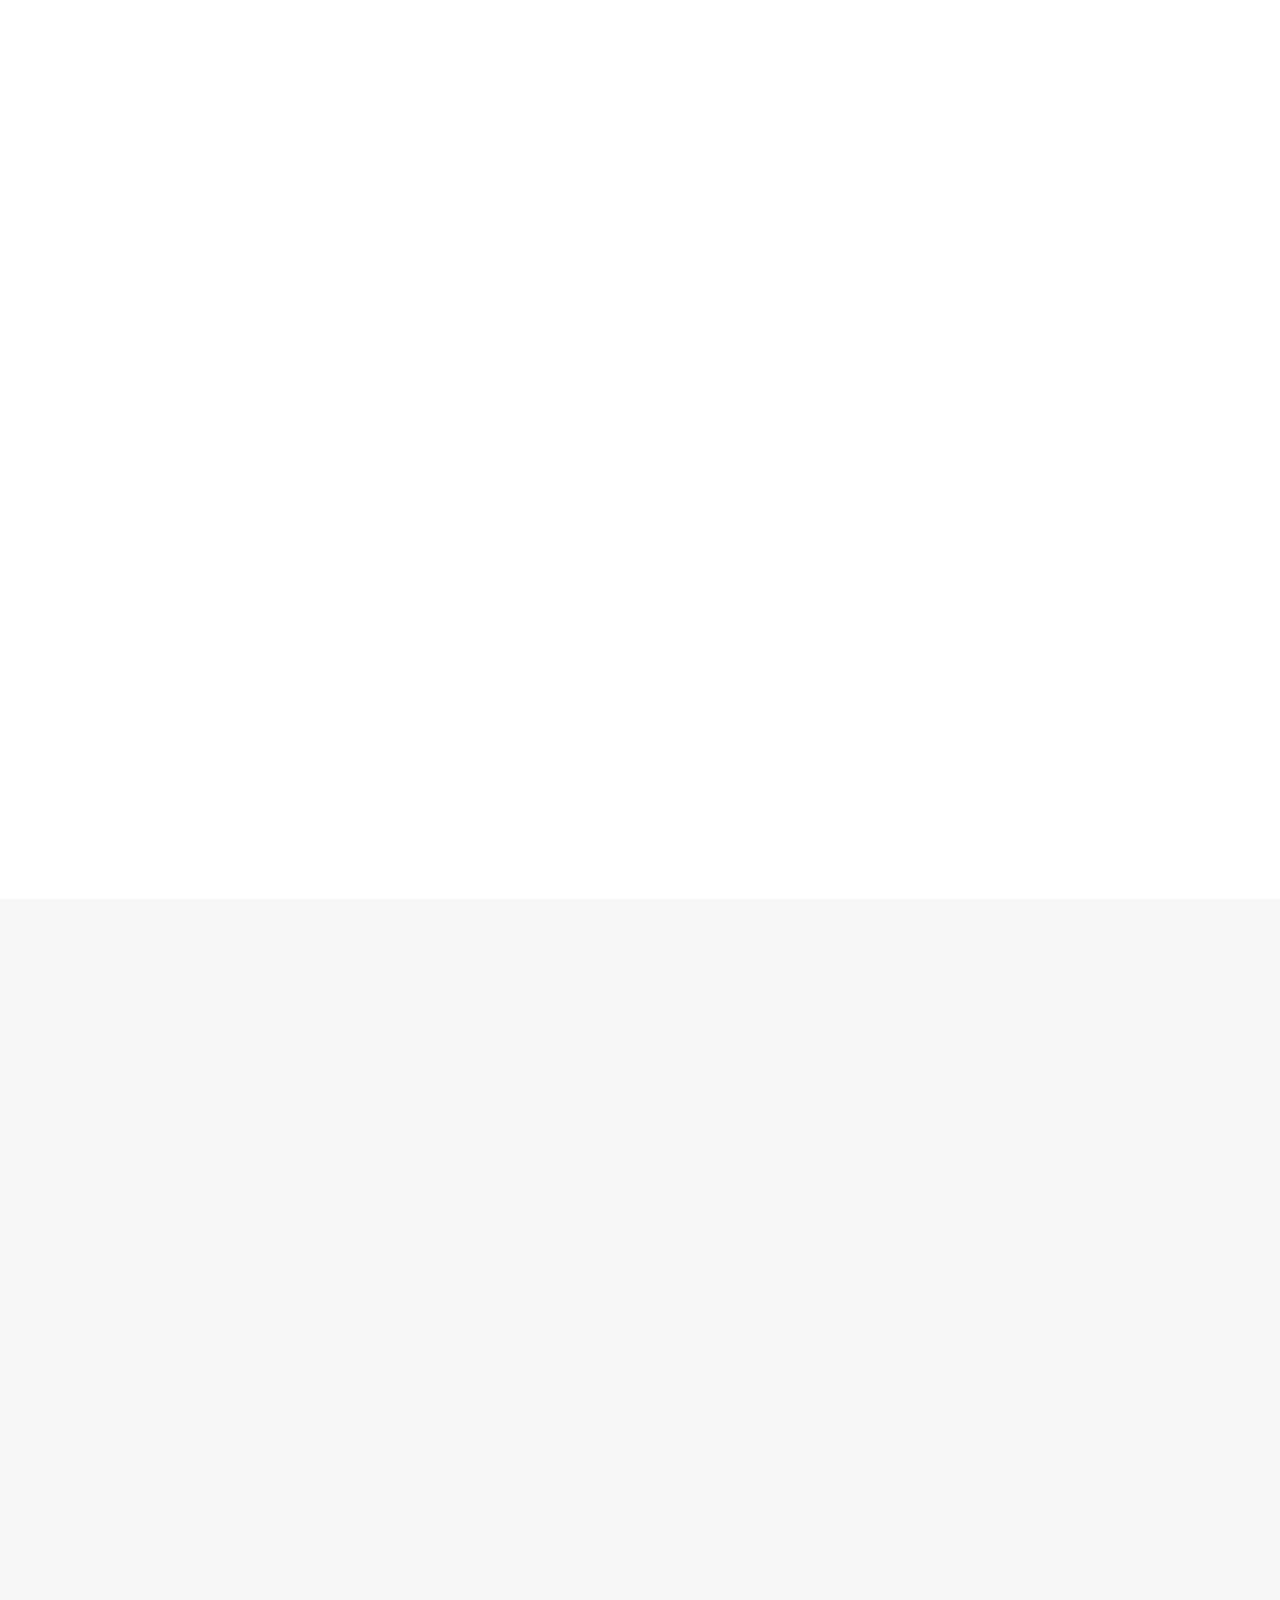
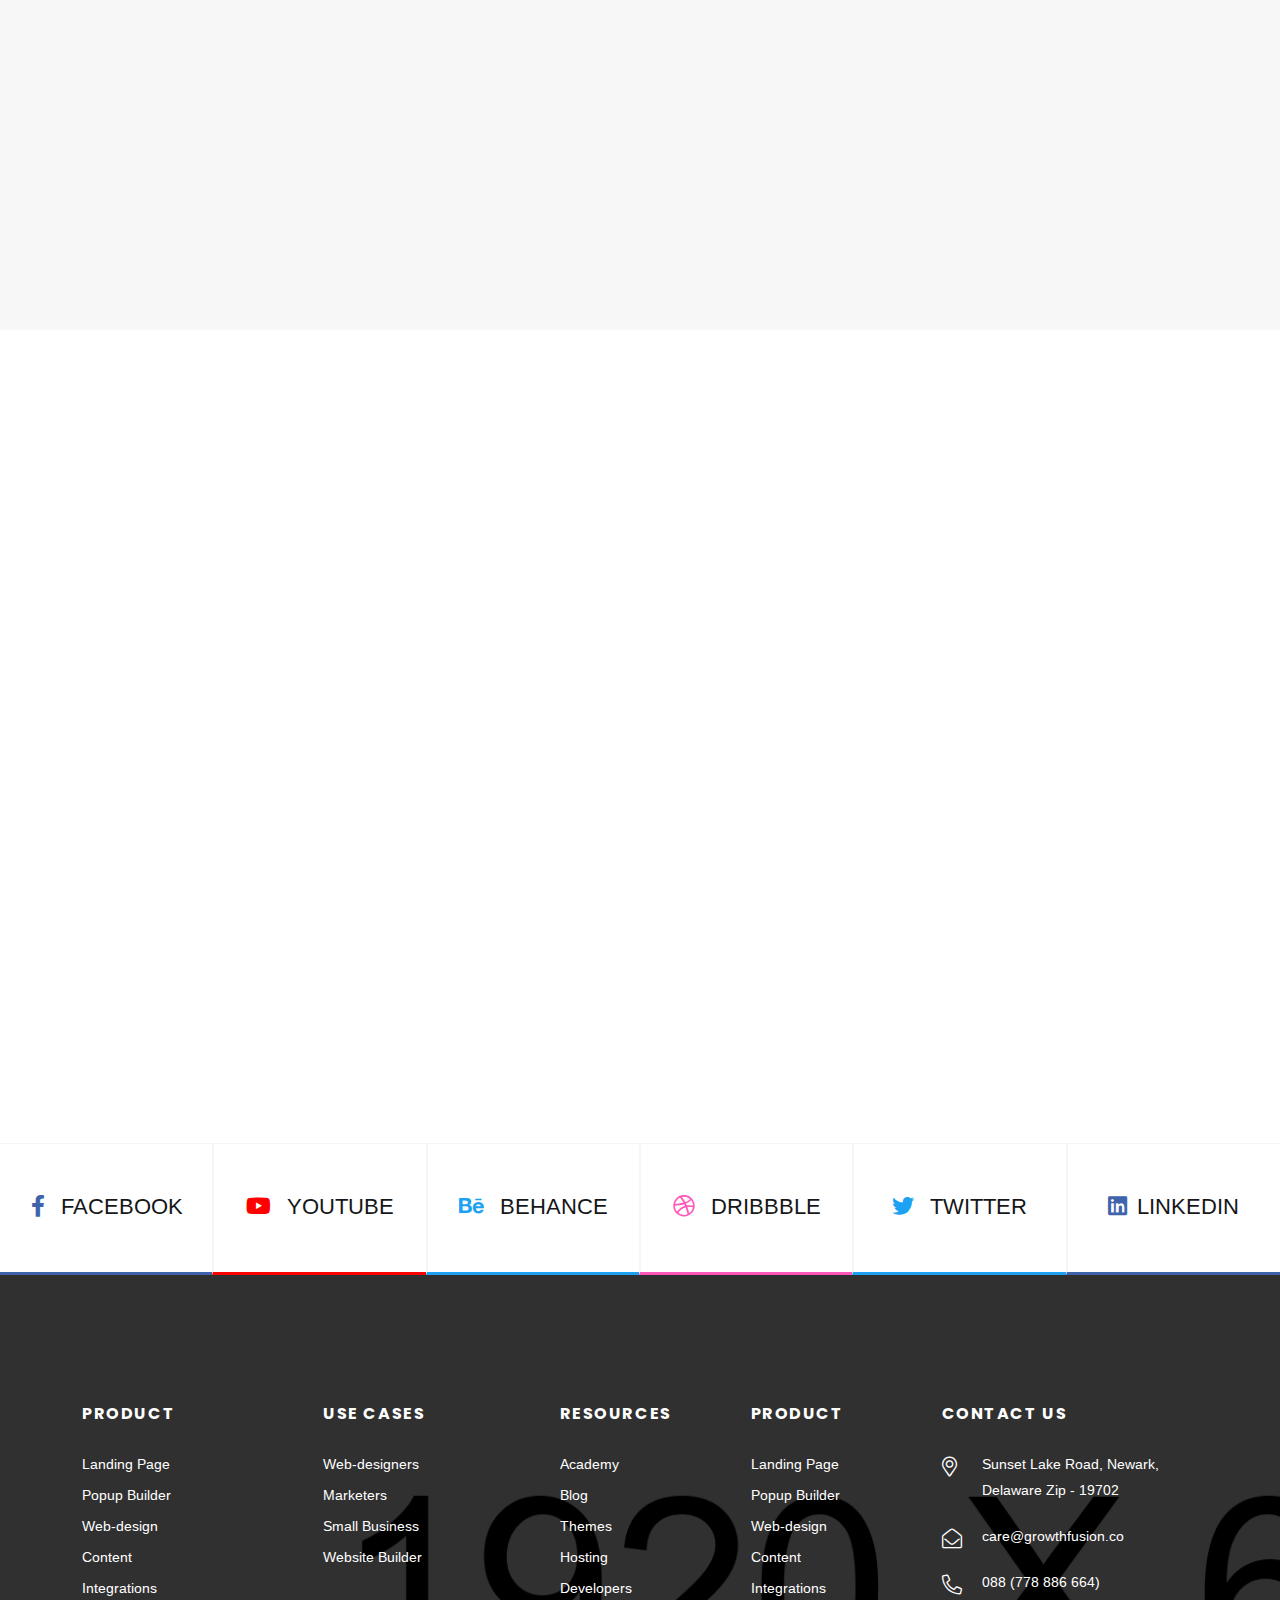
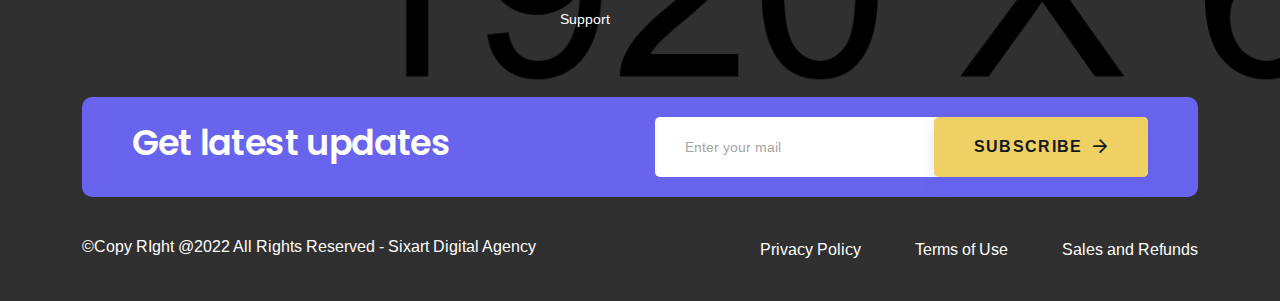
<file: about-us.html>
<!doctype html>
<html class="no-js" lang="zxx">

<head>
   <meta charset="utf-8">
   <meta http-equiv="x-ua-compatible" content="ie=edge">
   <title>Sixart Digital Agency HTML Template</title>
   <meta name="description" content="">
   <meta name="viewport" content="width=device-width, initial-scale=1">

   <!-- Place favicon.ico in the root directory -->
   <link rel="shortcut icon" type="image/x-icon" href="assets/img/favicon.png">

   <!-- CSS here -->
   <link rel="stylesheet" href="assets/css/bootstrap.min.css">
   <link rel="stylesheet" href="assets/css/animate.css">
   <link rel="stylesheet" href="assets/css/custom-animation.css">
   <link rel="stylesheet" href="assets/css/swiper-bundle.css">
   <link rel="stylesheet" href="assets/css/slick.css">
   <link rel="stylesheet" href="assets/css/nice-select.css">
   <link rel="stylesheet" href="assets/css/flaticon.css">
   <link rel="stylesheet" href="assets/css/meanmenu.css">
   <link rel="stylesheet" href="assets/css/font-awesome-pro.css">
   <link rel="stylesheet" href="assets/css/magnific-popup.css">
   <link rel="stylesheet" href="assets/css/spacing.css">
   <link rel="stylesheet" href="assets/css/style.css">
</head>

<body>

   <!-- preloader -->
   <div id="preloader">
      <div class="preloader">
         <span></span>
         <span></span>
      </div>
   </div>
   <!-- preloader end  -->

   <!-- tp-back to top-start -->
   <button class="scroll-top scroll-to-target" data-target="html">
      <i class="far fa-angle-double-up"></i>
   </button>
   <!-- tp-back to top-start -->

   <header>
      <!-- tp-header-area-start -->
      <div id="header-sticky" class="tp-header-area header-pl-pr header-transparent header-border-bottom">
         <div class="container-fluid">
            <div class="row g-0 align-items-center">
               <div class="col-xl-2 col-lg-2 col-md-4 col-6">
                  <div class="tp-logo tp-logo-border">
                     <a href="index.html">
                        <img src="assets/img/logo/logo.png" alt="">
                     </a>
                  </div>
               </div>
               <div class="col-xl-10 col-lg-10 col-md-8 col-6 d-flex justify-content-end">
                  <div class="tp-main-menu d-none d-xl-block">
                     <nav id="mobile-menu">
                        <ul>
                           <li><a href="index.html">Home</a>
                              <ul class="submenu">
                                 <li><a href="index.html">Home</a></li>
                                 <!-- <li><a href="index-2.html">Home 02</a></li>
                                 <li><a href="index-3.html">Home 03</a></li> -->
                              </ul>
                           </li>
                           <li><a href="about-us.html">About</a>
                              <ul class="submenu">
                                 <!-- <li><a href="about-me.html">About Me</a></li> -->
                                 <li><a href="about-us.html">About Us</a></li>
                              </ul>
                           </li>
                           <!-- <li><a href="case-details.html">Our Project</a>
                              <ul class="submenu">
                                 <li><a href="case-studies.html">Case Studies</a></li>
                                 <li><a href="case-details.html">Case Details</a></li>
                              </ul>
                           </li>
                           <li><a href="service-details.html">Services</a>
                              <ul class="submenu">
                                 <li><a href="service.html">Service</a></li>
                                 <li><a href="service-details.html">Service Details</a></li>
                              </ul>
                           </li> -->
                           <li><a href="#">Pages</a>
                              <ul class="submenu">
                                 <!-- <li><a href="blog.html">Blog Sidebar</a></li> -->
                                 <li><a href="blog-details.html">Blog Details</a></li>
                                 <!-- <li><a href="team.html">Team</a></li>
                                 <li><a href="shop.html">Shop</a></li>
                                 <li><a href="shop-details.html">Shop Details</a></li>
                                 <li><a href="price.html">Price</a></li> -->
                                 <li><a href="faq.html">Faq</a></li>
                                 <!-- <li><a href="cart.html">Cart</a></li>
                                 <li><a href="checkout.html">Checkout</a></li> -->
                                 <li><a href="contact.html">Contact</a></li>
                                 <!-- <li><a href="404.html">404</a></li> -->
                              </ul>
                           </li>
                        </ul>
                     </nav>
                  </div>
                  <div class="tp-header-right">
                     <ul>
                        <li class=" d-none d-md-inline-block search-wrapper">
                           <a class="tp-search-box" href="javascript:void(0)"><i
                                 class="tp-search-toggle fal fa-search"></i><i
                                 class="search-close  far fa-times"></i></a>
                           <div class="tp-search-form p-relative">
                              <form action="#">
                                 <input type="text" placeholder="Search ...">
                                 <button type="submit"><i class="far fa-search"></i></button>
                              </form>
                           </div>
                        </li>
                        <!-- <li class="d-none d-md-inline-block">
                           <a href="cart.html"><i class="fal fa-shopping-basket"></i><span>03</span></a>
                           <div class="minicart">
                              <div>
                                 <div class="cart-img">
                                    <a href="product-details.html">
                                       <img src="assets/img/shop//shop-2.jpg" alt="">
                                    </a>
                                 </div>
                                 <div class="cart-content">
                                    <h3>
                                       <a href="product-details.html">Mobile - phone</a>
                                    </h3>
                                    <div class="cart-price">
                                       <span class="new">$ 22.9</span>
                                       <span>
                                          <del>$39.9</del>
                                       </span>
                                    </div>
                                 </div>
                                 <div class="del-icon">
                                    <a href="#">
                                       <i class="far fa-trash-alt"></i>
                                    </a>
                                 </div>
                              </div>
                              <div>
                                 <div class="cart-img">
                                    <a href="product-details.html">
                                       <img src="assets/img/shop/shop-1.jpg" alt="">
                                    </a>
                                 </div>
                                 <div class="cart-content">
                                    <h3>
                                       <a href="product-details.html">Gothelf learn UX</a>
                                    </h3>
                                    <div class="cart-price">
                                       <span class="new">$ 22.9</span>
                                       <span>
                                          <del>$39.9</del>
                                       </span>
                                    </div>
                                 </div>
                                 <div class="del-icon">
                                    <a href="#">
                                       <i class="far fa-trash-alt"></i>
                                    </a>
                                 </div>
                              </div>
                              <div>
                                 <div class="total-price">
                                    <span class="f-left">Total:</span>
                                    <span class="f-right">$100.0</span>
                                 </div>
                              </div>
                              <div>
                                 <div class="checkout-link">
                                    <a class="tp-btn-orange-radius w-100" href="cart.html">Shopping Cart</a>
                                    <a class="tp-btn-radius-2 w-100" href="checkout.html">Checkout</a>
                                 </div>
                              </div>
                           </div>
                        </li> -->
                        <li><a class="tp-menu-bar" href="javascript:void(0)"><i class="fas fa-bars"></i></a></li>
                     </ul>
                  </div>
               </div>
            </div>
         </div>
      </div>
      <!-- tp-header-area-end -->
   </header>

   <!-- tp-offcanvus-area-start -->
   <div class="tp-offcanvas-area">
      <div class="tpoffcanvas">
         <div class="tpoffcanvas__close-btn">
            <button class="close-btn"><i class="fal fa-times"></i></button>
         </div>
         <div class="tpoffcanvas__logo pt-50">
            <a href="index.html">
               <img src="assets/img/logo/logo-white.png" alt="">
            </a>
         </div>
         <div class="tpoffcanvas__text">
            <p>Suspendisse interdum consectetur libero id. Fermentum leo vel orci porta non. Euismod viverra nibh cras
               pulvinar suspen.</p>
         </div>
         <div class="mobile-menu"></div>
         <div class="tpoffcanvas__info">
            <h3 class="offcanva-title">Get In Touch</h3>
            <div class="tp-info-wrapper mb-20 d-flex align-items-center">
               <div class="tpoffcanvas__info-icon">
                  <a href="#"><i class="fal fa-envelope"></i></a>
               </div>
               <div class="tpoffcanvas__info-address">
                  <span>Email</span>
                  <a href="care@growthfusion.co">care@growthfusion.co</a>
               </div>
            </div>
            <div class="tp-info-wrapper mb-20 d-flex align-items-center">
               <div class="tpoffcanvas__info-icon">
                  <a href="#"><i class="fal fa-phone-alt"></i></a>
               </div>
               <div class="tpoffcanvas__info-address">
                  <span>Phone</span>
                  <a href="tel:(00)45611227890">(00) 456 1122 7890</a>
               </div>
            </div>
            <div class="tp-info-wrapper mb-20 d-flex align-items-center">
               <div class="tpoffcanvas__info-icon">
                  <a href="#"><i class="fas fa-map-marker-alt"></i></a>
               </div>
               <div class="tpoffcanvas__info-address">
                  <span>Location</span>
                  <a href="https://maps.app.goo.gl/UnqfJEKVTDWG9ise8" target="_blank">Sunset Lake Road, Newark, Delaware Zip - 19702 </a>
               </div>
            </div>
         </div>
         <div class="tpoffcanvas__social">
            <div class="social-icon">
               <a href="#"><i class="fab fa-twitter"></i></a>
               <a href="#"><i class="fab fa-instagram"></i></a>
               <a href="#"><i class="fab fa-facebook-square"></i></a>
               <a href="#"><i class="fab fa-dribbble"></i></a>
            </div>
         </div>
      </div>
   </div>

   <div class="body-overlay"></div>
   <!-- tp-offcanvus-area-end -->

   <main>

      <!-- breadcrumb area start -->
      <section class="breadcrumb__area breadcrumb-height include-bg p-relative"
         data-background="assets/img/breadcrumb/breadcurmb.jpg">
         <div class="container">
            <div class="row">
               <div class="col-xxl-12">
                  <div class="breadcrumb__content">
                     <h3 class="breadcrumb__title wow tpfadeUp" data-wow-duration=".7s" data-wow-delay=".5s">About
                        Sixart</h3>
                     <div class="breadcrumb__list wow tpfadeUp" data-wow-duration=".9s">
                        <span><a href="#">Home</a></span>
                        <span class="dvdr"><i class="fa fa-angle-right"></i></span>
                        <span>About us</span>
                     </div>
                  </div>
               </div>
            </div>
         </div>
      </section>
      <!-- breadcrumb area end -->

      <!-- tp-about-area-start -->
      <div class="tp-about-us-area pt-120 pb-120">
         <div class="container">
            <div class="row">
               <div class="col-xl-5 col-lg-6 wow tpfadeLeft" data-wow-duration=".7s" data-wow-delay=".5s">
                  <div class="ab-inner-content">
                     <h4 class="ab-title-xs mb-25">Sixart do Design, Code, <br> Develop and Branding</h4>
                     <p>Exerci tation ullamcorper suscipit lobortis nisl aliquip ex ea commodo claritatem insitamconse
                        quat.Exerci tation ullamcorper suscipit loborti excommodo habent claritatem insitamconse
                        quat.Exerci tationlobortis nisl aliquip ex ea commodo habent claritatem </p>
                     <div class="tp-inner-list">
                        <ul>
                           <li><i class="far fa-check"></i> FRONTEND 90%</li>
                           <li><i class="far fa-check"></i> Web Development 95%</li>
                           <li><i class="far fa-check"></i> Ui\Ux design 90%</li>
                           <li><i class="far fa-check"></i> Branding Design 80%</li>
                        </ul>
                     </div>
                  </div>
               </div>
               <div class="col-xl-7 col-lg-6 wow tpfadeRight" data-wow-duration=".7s" data-wow-delay=".8s">
                  <div class="tp-img-inner text-end">
                     <div class="row gx-3">
                        <div class="col-xl-7 col-lg-6 col-md-7 col-7">
                           <div class="ab-inner-img">
                              <img src="assets/img/about/ab-inner-1.jpg" alt="">
                           </div>
                        </div>
                        <div class="col-xl-5 col-lg-6 col-md-5 col-5">
                           <div class="ab-inner-img mb-20">
                              <img src="assets/img/about/ab-inner-2.jpg" alt="">
                           </div>
                           <div class="ab-inner-img">
                              <img src="assets/img/about/ab-inner-3.jpg" alt="">
                           </div>
                        </div>
                     </div>
                  </div>
               </div>
            </div>
         </div>
      </div>
      <!-- tp-about-area-end -->

      <!-- tp-counter-area-strat -->
      <div class="tp-counter-area pb-90">
         <div class="container">
            <div class="row">
               <div class="col-xl-3 col-lg-3 col-md-4 col-sm-6 mb-30 wow tpfadeUp" data-wow-duration=".7s"
                  data-wow-delay=".5s">
                  <div class="counter-item text-center">
                     <h4><span class="counter">850</span>+</h4>
                     <h3>Projects deliverd</h3>
                  </div>
               </div>
               <div class="col-xl-3 col-lg-3 col-md-4 col-sm-6 mb-30 wow tpfadeUp" data-wow-duration=".7s"
                  data-wow-delay=".7s">
                  <div class="counter-item text-center">
                     <h4><span class="counter">24</span>+</h4>
                     <h3>Years of operation</h3>
                  </div>
               </div>
               <div class="col-xl-3 col-lg-3 col-md-4 col-sm-6 mb-30 wow tpfadeUp" data-wow-duration=".7s"
                  data-wow-delay=".9s">
                  <div class="counter-item text-center">
                     <h4><span class="counter">84</span>+</h4>
                     <h3>Specialist Member</h3>
                  </div>
               </div>
               <div class="col-xl-3 col-lg-3 col-md-4 col-sm-6 mb-30 wow tpfadeUp" data-wow-duration=".7s"
                  data-wow-delay="1s">
                  <div class="counter-item text-center">
                     <h4><span class="counter">280</span>+</h4>
                     <h3>Projects deliverd</h3>
                  </div>
               </div>
            </div>
         </div>
      </div>
      <!-- tp-counter-area-end -->

      <!-- tp-service-area-start -->
      <div class="tp-service-area service-space-bottom pb-110 ">
         <div class="container">
            <div class="row">
               <div class="col-xl-5 col-lg-5 wow tpfadeLeft" data-wow-duration=".7s" data-wow-delay=".5s">
                  <div class="service-section-wrapper">
                     <div class="tp-service-section-title-box">
                        <h4 class="tp-section-subtitle tp-yellow-color">What we can do for you?</h4>
                        <h3 class="tp-section-title">Service we can help you with</h3>
                     </div>
                     <div class="tp-service-content mb-20">
                        <h4 class="tp-service-sm-title">We'll ensure you always get the best Digital Service</h4>
                        <a class="tp-btn" href="service.html">See all Services</a>
                     </div>
                  </div>
               </div>
               <div class="col-xl-7 col-lg-7">
                  <div class="row service-space-left">
                     <div class="col-12 wow tpfadeUp" data-wow-duration=".7s" data-wow-delay=".5s">
                        <div class="tp-service-item mb-20 d-flex justify-content-between">
                           <div class="tp-service-item__content">
                              <h4 class="tp-service-sm-title"><a href="service-details.html">Web <br> Development</a>
                              </h4>
                              <div class="tp-service-item__button-link">
                                 <a href="service-details.html">
                                    <span>
                                       <svg width="34" height="16" viewBox="0 0 34 16" fill="none"
                                          xmlns="http://www.w3.org/2000/svg">
                                          <path
                                             d="M33.7071 8.70711C34.0976 8.31659 34.0976 7.68342 33.7071 7.2929L27.3431 0.928935C26.9526 0.53841 26.3195 0.53841 25.9289 0.928934C25.5384 1.31946 25.5384 1.95262 25.9289 2.34315L31.5858 8L25.9289 13.6569C25.5384 14.0474 25.5384 14.6805 25.9289 15.0711C26.3195 15.4616 26.9526 15.4616 27.3431 15.0711L33.7071 8.70711ZM-8.74228e-08 9L33 9L33 7L8.74228e-08 7L-8.74228e-08 9Z"
                                             fill="currentColor" />
                                       </svg>
                                    </span>
                                    Read More
                                 </a>
                              </div>
                           </div>
                           <div class="tp-service-item__icon">
                              <span>
                                 <svg width="32" height="24" viewBox="0 0 32 24" fill="none"
                                    xmlns="http://www.w3.org/2000/svg">
                                    <path
                                       d="M27.4713 0.293701H4.52875C2.03187 0.293701 0 2.32558 0 4.82308V19.1768C0 21.6743 2.03187 23.7062 4.52875 23.7062H27.4713C29.9681 23.7062 32 21.6743 32 19.1768V4.82308C32 2.32558 29.9681 0.293701 27.4713 0.293701ZM11.6131 7.49933L6.84875 12.2637L11.0856 16.5006C11.4519 16.8668 11.4519 17.4606 11.0856 17.8262C10.72 18.1925 10.1263 18.1925 9.76 17.8262L4.86 12.9262C4.49375 12.56 4.49375 11.9668 4.86 11.6006L10.2869 6.1737C10.6531 5.80745 11.2469 5.80745 11.6131 6.1737C11.9788 6.53933 11.9788 7.13308 11.6131 7.49933ZM19.3463 5.2937L14.3888 19.3306C14.2163 19.8193 13.6806 20.075 13.1925 19.9025C12.7044 19.73 12.4481 19.1943 12.6206 18.7062L17.5781 4.66933C17.7506 4.1812 18.2856 3.92495 18.7744 4.09745C19.2625 4.26995 19.5188 4.80558 19.3463 5.2937ZM27.14 12.3993L21.7131 17.8262C21.3469 18.1925 20.7531 18.1925 20.3869 17.8262C20.0212 17.4606 20.0212 16.8668 20.3869 16.5006L25.1513 11.7362L20.9144 7.49933C20.5481 7.13308 20.5481 6.53933 20.9144 6.1737C21.28 5.80745 21.8738 5.80745 22.24 6.1737L27.14 11.0737C27.5062 11.44 27.5062 12.0331 27.14 12.3993Z"
                                       fill="currentColor" />
                                 </svg>
                              </span>
                           </div>
                        </div>
                     </div>
                     <div class="col-12 wow tpfadeUp" data-wow-duration=".7s" data-wow-delay=".7s">
                        <div class="tp-service-item sv-color-blue-one mb-20 d-flex justify-content-between">
                           <div class="tp-service-item__content">
                              <h4 class="tp-service-sm-title"><a href="service-details.html">Mobile app <br>
                                    Development</a></h4>
                              <div class="tp-service-item__button-link">
                                 <a href="service-details.html">
                                    <span>
                                       <svg width="34" height="16" viewBox="0 0 34 16" fill="none"
                                          xmlns="http://www.w3.org/2000/svg">
                                          <path
                                             d="M33.7071 8.70711C34.0976 8.31659 34.0976 7.68342 33.7071 7.2929L27.3431 0.928935C26.9526 0.53841 26.3195 0.53841 25.9289 0.928934C25.5384 1.31946 25.5384 1.95262 25.9289 2.34315L31.5858 8L25.9289 13.6569C25.5384 14.0474 25.5384 14.6805 25.9289 15.0711C26.3195 15.4616 26.9526 15.4616 27.3431 15.0711L33.7071 8.70711ZM-8.74228e-08 9L33 9L33 7L8.74228e-08 7L-8.74228e-08 9Z"
                                             fill="currentColor" />
                                       </svg>
                                    </span>
                                    Read More
                                 </a>
                              </div>
                           </div>
                           <div class="tp-service-item__icon">
                              <span>
                                 <svg width="36" height="36" viewBox="0 0 36 36" fill="none"
                                    xmlns="http://www.w3.org/2000/svg">
                                    <path
                                       d="M1.0574 22.7392L1.3939 22.8097C1.50788 23.1734 1.64903 23.5265 1.83365 23.8737L1.63816 24.156C1.37217 24.574 1.43737 25.1333 1.77388 25.4861L2.6262 26.3274C2.979 26.6914 3.5273 26.7454 3.96161 26.4687L4.25477 26.2678C4.59127 26.4523 4.95508 26.5936 5.31875 26.7075L5.38939 27.055C5.48707 27.5436 5.89964 27.8746 6.3936 27.8855C6.3936 27.9473 6.3936 31.4329 6.3936 31.3762C6.3936 33.5799 8.18505 35.3715 10.3891 35.3715H23.4503C25.6542 35.3715 27.4456 33.5799 27.4456 31.3762C27.4456 29.7484 27.4456 26.5093 27.4456 24.7532H27.8419C28.4879 24.7532 29.0579 24.2973 29.1719 23.6622L29.2642 23.2169C29.731 23.0812 30.1816 22.8858 30.6159 22.647L30.9905 22.8967C31.5388 23.2603 32.2553 23.1843 32.7004 22.7284L33.7698 21.6588C34.2476 21.2029 34.3236 20.4756 33.949 19.9271L33.6993 19.5526C33.9382 19.1184 34.1228 18.6625 34.2694 18.1737L34.6765 18.0923C35.3279 17.9675 35.7947 17.4138 35.7947 16.7731V15.237C35.7947 14.5911 35.3279 14.0209 34.6765 13.8961L34.2476 13.8038C34.1119 13.3479 33.9164 12.8809 33.6776 12.452L33.9164 12.0883C34.2802 11.5401 34.2259 10.8128 33.759 10.3675L32.6733 9.28708C32.2228 8.83116 31.5062 8.74978 30.9579 9.11346L30.5725 9.36872C30.1382 9.12989 29.6714 8.93427 29.2045 8.79856L29.1231 8.38611C29.009 7.75101 28.4553 7.28423 27.7931 7.28423H27.4456C27.4456 7.21717 27.4456 4.57445 27.4456 4.62958C27.4456 2.39798 25.6227 0.628662 23.4503 0.628662H10.3891C8.20573 0.628662 6.3936 2.41018 6.3936 4.62958V14.2815C5.87248 14.287 5.4436 14.6398 5.35679 15.1284L5.29158 15.465C4.92248 15.5843 4.5588 15.7364 4.2113 15.9209L3.93444 15.7364C3.51113 15.4486 2.95183 15.5029 2.60446 15.8557L1.76301 16.7026C1.41021 17.0557 1.35043 17.62 1.62186 18.0489L1.81735 18.3312C1.63816 18.6787 1.49701 19.0315 1.38304 19.406L1.04653 19.4656C0.541581 19.5743 0.205078 19.9979 0.205078 20.4973V21.7023C0.205078 22.2072 0.56875 22.6414 1.0574 22.7392ZM16.9195 33.5312C16.3442 33.5312 15.8719 33.0644 15.8719 32.4836C15.8719 31.9026 16.3442 31.4358 16.9195 31.4358C17.5004 31.4358 17.9673 31.9026 17.9673 32.4836C17.9673 33.0644 17.5004 33.5312 16.9195 33.5312ZM31.8265 14.1566C33.1655 17.7143 30.6136 21.2495 26.9028 21.1377C24.6908 21.0067 23.1075 19.7572 22.4622 18.0436C21.1599 14.5842 23.5292 11.2563 26.9028 11.0625C29.2428 10.9899 31.1112 12.2577 31.8265 14.1566ZM15.9425 2.43642H17.8968C18.1953 2.43642 18.4397 2.68055 18.4397 2.97928C18.4397 3.27774 18.1953 3.52213 17.8968 3.52213H15.9425C15.6439 3.52213 15.3996 3.27774 15.3996 2.97928C15.3996 2.68055 15.6439 2.43642 15.9425 2.43642ZM7.47931 5.32432H26.3599V7.28423H26.2677C25.6 7.28423 25.0408 7.74014 24.9267 8.37524L24.8453 8.80942C24.3677 8.95601 23.9007 9.15136 23.4556 9.39045L23.1028 9.15136C22.5599 8.78769 21.8433 8.85289 21.3981 9.30881L20.318 10.3892C19.8619 10.8451 19.7804 11.5727 20.1333 12.1209L20.383 12.4846C20.1551 12.9299 19.9759 13.3858 19.8293 13.8635L19.395 13.9395C18.749 14.0752 18.3147 14.6234 18.3147 15.2585V16.8113C18.3147 17.4572 18.7816 18.0163 19.4059 18.1414L19.8402 18.2336C19.9868 18.7004 20.1714 19.151 20.4102 19.5961L20.1551 19.9597C19.8184 20.4973 19.8945 21.2138 20.3288 21.6699L21.4198 22.7501C21.8759 23.2169 22.5816 23.2821 23.1408 22.9293L23.5153 22.6687C23.9496 22.9075 24.4164 23.092 24.8779 23.2386L24.9702 23.6839C25.095 24.319 25.6433 24.7532 26.3056 24.7532H26.3599V30.0461H7.47931V27.8911H7.62589C8.13071 27.8911 8.57589 27.5327 8.6627 27.0386L8.73334 26.6914C9.09702 26.588 9.44995 26.4361 9.78645 26.2514L10.0796 26.447C10.5085 26.7293 11.0677 26.6641 11.4096 26.3113L12.2456 25.4752C12.6147 25.1224 12.6799 24.5578 12.3868 24.129L12.1913 23.8358C12.3759 23.4992 12.517 23.1464 12.6365 22.7663L12.9514 22.7013C13.4616 22.6035 13.8254 22.1693 13.8254 21.6752V20.4756C13.8254 19.9706 13.4616 19.5309 12.9514 19.4333L12.6147 19.3628C12.5116 19.0044 12.3596 18.6408 12.1751 18.3041L12.3596 18.0218C12.6419 17.5929 12.5984 17.0284 12.2347 16.6809L11.3933 15.8395C11.0405 15.4867 10.4813 15.4215 10.0524 15.7091L9.75398 15.9047C9.41735 15.7147 9.05368 15.5628 8.68987 15.4594L8.6248 15.1392C8.53786 14.6451 8.10368 14.2815 7.58786 14.2815H7.47931V5.32432ZM6.3936 17.924C7.841 17.6083 9.54842 18.3129 10.1394 19.8784C11.0461 22.2905 9.19761 24.5714 6.93645 24.4383C5.66599 24.4007 4.48922 23.6442 4.02668 22.419C3.23413 20.3181 4.51533 18.3259 6.3936 17.924Z"
                                       fill="currentColor" />
                                 </svg>
                              </span>
                           </div>
                        </div>
                     </div>
                     <div class="col-12 wow tpfadeUp" data-wow-duration=".7s" data-wow-delay=".9s">
                        <div class="tp-service-item sv-color-blue-two mb-20 d-flex justify-content-between">
                           <div class="tp-service-item__content">
                              <h4 class="tp-service-sm-title"><a href="service-details.html">Any kind Custom <br>
                                    Solution</a></h4>
                              <div class="tp-service-item__button-link">
                                 <a href="service-details.html">
                                    <span>
                                       <svg width="34" height="16" viewBox="0 0 34 16" fill="none"
                                          xmlns="http://www.w3.org/2000/svg">
                                          <path
                                             d="M33.7071 8.70711C34.0976 8.31659 34.0976 7.68342 33.7071 7.2929L27.3431 0.928935C26.9526 0.53841 26.3195 0.53841 25.9289 0.928934C25.5384 1.31946 25.5384 1.95262 25.9289 2.34315L31.5858 8L25.9289 13.6569C25.5384 14.0474 25.5384 14.6805 25.9289 15.0711C26.3195 15.4616 26.9526 15.4616 27.3431 15.0711L33.7071 8.70711ZM-8.74228e-08 9L33 9L33 7L8.74228e-08 7L-8.74228e-08 9Z"
                                             fill="currentColor" />
                                       </svg>
                                    </span>
                                    Read More
                                 </a>
                              </div>
                           </div>
                           <div class="tp-service-item__icon">
                              <span>
                                 <svg width="35" height="35" viewBox="0 0 35 35" fill="none"
                                    xmlns="http://www.w3.org/2000/svg">
                                    <path
                                       d="M34.8901 15.5569C34.8348 15.065 34.261 14.6949 33.7648 14.6949C32.1613 14.6949 30.7382 13.7537 30.1414 12.297C29.5321 10.8053 29.9252 9.06604 31.1199 7.97002C31.4962 7.62598 31.5421 7.04989 31.2266 6.64999C30.4056 5.60771 29.4729 4.66608 28.4543 3.85009C28.0557 3.53041 27.4701 3.57491 27.1243 3.95771C26.0812 5.11291 24.2075 5.54217 22.7596 4.93808C21.2534 4.30433 20.3026 2.77753 20.396 1.13873C20.4268 0.623645 20.0502 0.176067 19.5369 0.116278C18.2296 -0.035084 16.9108 -0.0394735 15.5997 0.105986C15.0929 0.16199 14.7166 0.598973 14.7334 1.10755C14.7902 2.73031 13.8287 4.23016 12.337 4.84121C10.9065 5.42562 9.04582 4.99953 8.0049 3.85448C7.66086 3.47728 7.08553 3.43097 6.68427 3.74383C5.63563 4.56679 4.68189 5.50902 3.85333 6.54283C3.53048 6.94469 3.57816 7.52714 3.95762 7.87239C5.17594 8.97568 5.56872 10.73 4.93618 12.2391C4.33224 13.6778 2.83845 14.6045 1.1285 14.6045C0.57361 14.5867 0.178705 14.9595 0.117404 15.4641C-0.0363807 16.7784 -0.0380457 18.1183 0.109987 19.4433C0.165234 19.9373 0.756002 20.3042 1.25762 20.3042C2.78184 20.2655 4.2443 21.2085 4.85868 22.702C5.47004 24.1937 5.07649 25.9322 3.87982 27.0297C3.5055 27.3738 3.45767 27.9485 3.77372 28.348C4.58638 29.3837 5.51998 30.326 6.54168 31.1489C6.94279 31.4719 7.52614 31.4267 7.87382 31.0434C8.92095 29.8855 10.7944 29.457 12.2364 30.0623C13.747 30.6944 14.6972 32.221 14.6045 33.8603C14.574 34.3754 14.9515 34.8243 15.463 34.8827C16.132 34.961 16.8045 34.9997 17.4791 34.9997C18.1194 34.9997 18.7598 34.9648 19.4002 34.8935C19.9076 34.8375 20.2833 34.4 20.2662 33.8913C20.2076 32.2693 21.1712 30.7693 22.661 30.1595C24.1011 29.5713 25.9535 30.0017 26.995 31.1451C27.3409 31.5216 27.9127 31.5673 28.3156 31.2556C29.3625 30.4348 30.3144 29.493 31.1466 28.4565C31.4697 28.0554 31.4239 27.4722 31.0423 27.1263C29.8243 26.0238 29.4294 24.2687 30.0619 22.7612C30.6564 21.3418 32.0947 20.3889 33.6416 20.3889L33.8581 20.3946C34.3603 20.4353 34.8218 20.0486 34.8825 19.5362C35.037 18.2207 35.0387 16.8824 34.8901 15.5569ZM17.5002 27.5887C11.9281 27.5887 7.41126 23.0719 7.41126 17.5C7.41126 11.928 11.9282 7.41119 17.5002 7.41119C23.0721 7.41119 27.5891 11.928 27.5891 17.5C27.5891 19.3912 27.0676 21.1602 26.162 22.6729L21.7444 18.2551C22.0642 17.501 22.2331 16.6835 22.233 15.8398C22.233 14.1877 21.5895 12.6346 20.4212 11.4665C19.2531 10.2984 17.7 9.65514 16.0482 9.65514C15.4969 9.65514 14.9482 9.7284 14.4174 9.87295C14.1849 9.93637 13.9948 10.128 13.9329 10.3609C13.8696 10.5992 13.9409 10.8433 14.1271 11.0297C14.1271 11.0297 16.308 13.2274 17.0378 13.957C17.1142 14.0335 17.114 14.2158 17.1033 14.2815L17.0965 14.3295C17.0229 15.1317 16.8811 16.0947 16.7641 16.4648C16.7484 16.4804 16.7335 16.4935 16.7175 16.5096C16.7007 16.5264 16.6852 16.5426 16.669 16.5592C16.2941 16.6796 15.3163 16.8231 14.5014 16.896L14.5015 16.8916L14.4649 16.9009C14.4584 16.9016 14.4463 16.9025 14.4302 16.9025C14.3421 16.9025 14.2126 16.8779 14.0948 16.7602C13.3353 16.0007 11.2398 13.9202 11.2398 13.9202C11.0518 13.7328 10.859 13.6935 10.7305 13.6935C10.4309 13.6935 10.1627 13.9099 10.0783 14.2204C9.50142 16.355 10.1129 18.6512 11.6745 20.213C12.8429 21.3812 14.3962 22.0245 16.0483 22.0245C16.892 22.0245 17.7095 21.8557 18.4634 21.5359L22.9291 26.0015C21.3613 27.0048 19.4995 27.5887 17.5002 27.5887Z"
                                       fill="currentColor" />
                                 </svg>
                              </span>
                           </div>
                        </div>
                     </div>
                  </div>
               </div>
            </div>
         </div>
      </div>
      <!-- tp-service-area-end -->

      <!-- tp-case-area-start -->
      <div class="tp-case-area case-grident-bg pt-120 pb-120 fix">
         <div class="container-fluid">
            <div class="row g-0 justify-content-center">
               <div class="col-xl-6">
                  <div class="tp-case-title-box mb-60 text-center wow tpfadeUp" data-wow-duration=".7s"
                     data-wow-delay=".5s">
                     <h3 class="tp-section-subtitle">My Portfolio</h3>
                     <h3 class="tp-section-title-sm">Look at My Recent <br> Case Studies</h3>
                  </div>
               </div>
            </div>
            <div class="tp-case-wrapper wow tpfadeUp" data-wow-duration=".7s" data-wow-delay=".7s">
               <div class="tp-case-active">
                  <div class="tp-case-item text-center p-relative mb-30">
                     <div class="tp-case-item__thumb fix">
                        <a href="case-details.html"><img src="assets/img/case/case-3-1.jpg" alt=""></a>
                     </div>
                     <div class="tp-circle-text">
                        <a href="case-details.html">Case <br> Studies</a>
                     </div>
                  </div>
                  <div class="tp-case-item text-center p-relative mb-30">
                     <div class="tp-case-item__thumb fix">
                        <a href="case-details.html"><img src="assets/img/case/case-3-2.jpg" alt=""></a>
                     </div>
                     <div class="tp-circle-text">
                        <a href="case-details.html">Case <br> Studies</a>
                     </div>
                  </div>
                  <div class="tp-case-item text-center p-relative mb-30">
                     <div class="tp-case-item__thumb fix">
                        <a href="case-details.html"><img src="assets/img/case/case-3-3.jpg" alt=""></a>
                     </div>
                     <div class="tp-circle-text">
                        <a href="case-details.html">Case <br> Studies</a>
                     </div>
                  </div>
                  <div class="tp-case-item text-center p-relative mb-30">
                     <div class="tp-case-item__thumb fix">
                        <a href="case-details.html"><img src="assets/img/case/case-3-4.jpg" alt=""></a>
                     </div>
                     <div class="tp-circle-text">
                        <a href="#">Case <br> Studies</a>
                     </div>
                  </div>
                  <div class="tp-case-item text-center p-relative mb-30">
                     <div class="tp-case-item__thumb fix">
                        <a href="case-details.html"><img src="assets/img/case/case-3-2.jpg" alt=""></a>
                     </div>
                     <div class="tp-circle-text">
                        <a href="case-details.html">Case <br> Studies</a>
                     </div>
                  </div>
               </div>
            </div>
            <div class="row wow tpfadeUp" data-wow-duration=".7s" data-wow-delay=".9s">
               <div class="case-button mt-30 text-center">
                  <a class="tp-btn" href="case-studies.html">more Case Studies</a>
               </div>
            </div>
         </div>
      </div>
      <!-- tp-case-area-end -->

      <!-- tp-team-area-start -->
      <div class="tp-taem-area pb-80">
         <div class="container">
            <div class="row wow tpfadeUp" data-wow-duration=".9s" data-wow-delay=".3s">
               <div class="tp-team-section-area text-center mb-60">
                  <h3 class="tp-section-subtitle">Our Team</h3>
                  <h4 class="tp-section-title-sm">Meet with our team</h4>
               </div>
            </div>
            <div class="row">
               <div class="col-xl-3 col-lg-3 col-md-6 mb-60 wow tpfadeUp" data-wow-duration=".7s" data-wow-delay=".5s">
                  <div class="tp-team team-inner text-center">
                     <div class="tp-team-thumb p-relative">
                        <img src="assets/img/team/team-4.jpg" alt="">
                        <div class="tp-team-thumb-icon">
                           <a href="about-me.html"><i class="far fa-long-arrow-right"></i></a>
                        </div>
                     </div>
                     <div class="tp-team-content">
                        <h4 class="tp-team-title"><a href="about-me.html">Alextina Ditarson</a></h4>
                        <span>UX Designer</span>
                     </div>
                     <div class="tp-team-social">
                        <a href="#"><i class="fab fa-facebook-f"></i></a>
                        <a href="#"><i class="fab fa-twitter"></i></a>
                        <a href="#"><i class="fab fa-youtube"></i></a>
                        <a href="#"><i class="fab fa-pinterest"></i></a>
                     </div>
                  </div>
               </div>
               <div class="col-xl-3 col-lg-3 col-md-6 mb-60 wow tpfadeUp" data-wow-duration=".7s" data-wow-delay=".7s">
                  <div class="tp-team team-inner text-center">
                     <div class="tp-team-thumb p-relative">
                        <img src="assets/img/team/team-1.jpg" alt="">
                        <div class="tp-team-thumb-icon">
                           <a href="about-me.html"><i class="far fa-long-arrow-right"></i></a>
                        </div>
                     </div>
                     <div class="tp-team-content">
                        <h4 class="tp-team-title"><a href="about-me.html">Ken F. Berry</a></h4>
                        <span>Product Manager</span>
                     </div>
                     <div class="tp-team-social">
                        <a href="#"><i class="fab fa-facebook-f"></i></a>
                        <a href="#"><i class="fab fa-twitter"></i></a>
                        <a href="#"><i class="fab fa-youtube"></i></a>
                        <a href="#"><i class="fab fa-pinterest"></i></a>
                     </div>
                  </div>
               </div>
               <div class="col-xl-3 col-lg-3 col-md-6 mb-60 wow tpfadeUp" data-wow-duration=".7s" data-wow-delay=".9s">
                  <div class="tp-team team-inner text-center">
                     <div class="tp-team-thumb p-relative">
                        <img src="assets/img/team/team-2.jpg" alt="">
                        <div class="tp-team-thumb-icon">
                           <a href="about-me.html"><i class="far fa-long-arrow-right"></i></a>
                        </div>
                     </div>
                     <div class="tp-team-content">
                        <h4 class="tp-team-title"><a href="about-me.html">Jonathan Mercado</a></h4>
                        <span>Ui Designer</span>
                     </div>
                     <div class="tp-team-social">
                        <a href="#"><i class="fab fa-facebook-f"></i></a>
                        <a href="#"><i class="fab fa-twitter"></i></a>
                        <a href="#"><i class="fab fa-youtube"></i></a>
                        <a href="#"><i class="fab fa-pinterest"></i></a>
                     </div>
                  </div>
               </div>
               <div class="col-xl-3 col-lg-3 col-md-6 mb-60 wow tpfadeUp" data-wow-duration=".7s" data-wow-delay="1s">
                  <div class="tp-team team-inner text-center">
                     <div class="tp-team-thumb p-relative">
                        <img src="assets/img/team/team-3.jpg" alt="">
                        <div class="tp-team-thumb-icon">
                           <a href="about-me.html"><i class="far fa-long-arrow-right"></i></a>
                        </div>
                     </div>
                     <div class="tp-team-content">
                        <h4 class="tp-team-title"><a href="about-me.html">David D. Rethman</a></h4>
                        <span>Web Developer</span>
                     </div>
                     <div class="tp-team-social">
                        <a href="#"><i class="fab fa-facebook-f"></i></a>
                        <a href="#"><i class="fab fa-twitter"></i></a>
                        <a href="#"><i class="fab fa-youtube"></i></a>
                        <a href="#"><i class="fab fa-pinterest"></i></a>
                     </div>
                  </div>
               </div>
            </div>
         </div>
      </div>
      <!-- tp-team-area-end -->

      <!-- tp-testimonial-area-start -->
      <div class="tp-testimonial-area grey-bg pt-120 pb-120 fix">
         <div class="container-fluid">
            <div class="row g-0 justify-content-center">
               <div class="col-xl-4 wow tpfadeUp" data-wow-duration=".7s" data-wow-delay=".5s">
                  <div class="tp-testtimonial-title-box mb-60 text-center">
                     <h3 class="tp-section-subtitle">Testimonial</h3>
                     <h3 class="tp-section-title-sm">Trusted by Clients.</h3>
                  </div>
               </div>
            </div>
            <div class="testimonial-slide-wrapper">
               <div class="testimonial-active-three">
                  <div class="tp-testimonial-three text-center wow tpfadeUp" data-wow-duration=".7s"
                     data-wow-delay=".6s">
                     <div class="tp-testimonial-three__content">
                        <div class="tp-testimonial-three__content-icon">
                           <i class="fas fa-quote-right"></i>
                        </div>
                        <div class="tp-testimonial-three__content-text">
                           <p>"Agency is the most valuable business resource we have EVER purchased. This is simply
                              unbelievable!"</p>
                        </div>
                     </div>
                     <div class="tp-testimonial-three__user">
                        <div class="tp-testimonial-three__user-img">
                           <img src="assets/img/testimonial/testi-img-6.png" alt="">
                        </div>
                        <div class="tp-testimonial-three__user-content">
                           <h4 class="user-title">Guy Hawkins</h4>
                           <span>Founder of Edardx</span>
                        </div>
                     </div>
                  </div>
                  <div class="tp-testimonial-three text-center wow tpfadeUp" data-wow-duration=".7s"
                     data-wow-delay=".s7">
                     <div class="tp-testimonial-three__content">
                        <div class="tp-testimonial-three__content-icon content-icon-1">
                           <i class="fas fa-quote-right"></i>
                        </div>
                        <div class="tp-testimonial-three__content-text">
                           <p>A formal statement that testifies to a persons character or the qualifications, or the
                              quality of a product or service.</p>
                        </div>
                     </div>
                     <div class="tp-testimonial-three__user">
                        <div class="tp-testimonial-three__user-img">
                           <img src="assets/img/testimonial/testi-img-7.png" alt="">
                        </div>
                        <div class="tp-testimonial-three__user-content">
                           <h4 class="user-title">Savannah Nguyen</h4>
                           <span>Founder of Edardx</span>
                        </div>
                     </div>
                  </div>
                  <div class="tp-testimonial-three text-center wow tpfadeUp" data-wow-duration=".7s"
                     data-wow-delay=".8s">
                     <div class="tp-testimonial-three__content">
                        <div class="tp-testimonial-three__content-icon content-icon-2">
                           <i class="fas fa-quote-right"></i>
                        </div>
                        <div class="tp-testimonial-three__content-text">
                           <p>Our office is something we are pleased with. We consider it the little magnet; it is
                              wanting to come here and afterward difficult to leave it. Our office is additionally a big
                              name</p>
                        </div>
                     </div>
                     <div class="tp-testimonial-three__user">
                        <div class="tp-testimonial-three__user-img">
                           <img src="assets/img/testimonial/testi-img-8.png" alt="">
                        </div>
                        <div class="tp-testimonial-three__user-content">
                           <h4 class="user-title">Robert Fox</h4>
                           <span>Founder of Edardx</span>
                        </div>
                     </div>
                  </div>
                  <div class="tp-testimonial-three text-center wow tpfadeUp" data-wow-duration=".7s"
                     data-wow-delay=".9s">
                     <div class="tp-testimonial-three__content">
                        <div class="tp-testimonial-three__content-icon content-icon-3">
                           <i class="fas fa-quote-right"></i>
                        </div>
                        <div class="tp-testimonial-three__content-text">
                           <p>When potential customers are researching you online, they're getting to know you through
                              the content on your website. So understandably, many</p>
                        </div>
                     </div>
                     <div class="tp-testimonial-three__user">
                        <div class="tp-testimonial-three__user-img">
                           <img src="assets/img/testimonial/testi-img-9.png" alt="">
                        </div>
                        <div class="tp-testimonial-three__user-content">
                           <h4 class="user-title">Bessie Cooper</h4>
                           <span>Founder of Edardx</span>
                        </div>
                     </div>
                  </div>
                  <div class="tp-testimonial-three text-center wow tpfadeUp" data-wow-duration=".7s"
                     data-wow-delay="1s">
                     <div class="tp-testimonial-three__content">
                        <div class="tp-testimonial-three__content-icon content-icon-4">
                           <i class="fas fa-quote-right"></i>
                        </div>
                        <div class="tp-testimonial-three__content-text">
                           <p>Honest endorsement of your product or service that usually comes from a customer,
                              colleague, </p>
                        </div>
                     </div>
                     <div class="tp-testimonial-three__user">
                        <div class="tp-testimonial-three__user-img">
                           <img src="assets/img/testimonial/testi-img-10.png" alt="">
                        </div>
                        <div class="tp-testimonial-three__user-content">
                           <h4 class="user-title">Dianne Russell</h4>
                           <span>Founder of Edardx</span>
                        </div>
                     </div>
                  </div>
                  <div class="tp-testimonial-three text-center wow tpfadeUp" data-wow-duration=".7s"
                     data-wow-delay="1.1s">
                     <div class="tp-testimonial-three__content">
                        <div class="tp-testimonial-three__content-icon content-icon-5">
                           <i class="fas fa-quote-right"></i>
                        </div>
                        <div class="tp-testimonial-three__content-text">
                           <p>A formal statement that testifies to a persons character or the qualifications, or the
                              quality of a product or service.</p>
                        </div>
                     </div>
                     <div class="tp-testimonial-three__user">
                        <div class="tp-testimonial-three__user-img">
                           <img src="assets/img/testimonial/testi-img-9.png" alt="">
                        </div>
                        <div class="tp-testimonial-three__user-content">
                           <h4 class="user-title">Bessie Cooper</h4>
                           <span>Founder of Edardx</span>
                        </div>
                     </div>
                  </div>
               </div>
            </div>
         </div>
      </div>
      <!-- tp-testimonial-area-end -->

      <!-- tp-contact-area-start -->
      <div class="tp-contact-area grey-bg pb-120 wow tpfadeUp" data-wow-duration=".7s" data-wow-delay=".5s">
         <div class="container">
            <div class="tp-contact-wrapper p-relative">
               <div class="tp-contact-shape d-none d-xl-block">
                  <img src="assets/img/cta/cta-1.png" alt="">
               </div>
               <div class="row">
                  <div class="col-xl-6 col-lg-6">
                     <div class="contact-us-sction-box mb-60">
                        <h4 class="tp-section-subtitle">Contact me</h4>
                        <h3 class="tp-section-title-xs">Let’s Work <br> Together.</h3>
                     </div>
                     <div class="contact-info">
                        <div class="contact-info-item d-flex align-items-center">
                           <div class="contact-icon">
                              <img src="assets/img/contact/contact-1.png" alt="">
                           </div>
                           <div class="contact-loaction">
                              <a href="https://www.google.com.bd/maps/place/United+States/@37.2756214,-104.656551,5z/data=!3m1!4b1!4m5!3m4!1s0x54eab584e432360b:0x1c3bb99243deb742!8m2!3d37.09024!4d-95.712891"
                                 target="_blank">Wisconsin Ave, Suite 700 <br> Chevy Chase, Maryland 20815</a>
                           </div>
                        </div>
                        <div class="contact-info-item d-flex align-items-center">
                           <div class="contact-icon">
                              <img src="assets/img/contact/contact-2.png" alt="">
                           </div>
                           <div class="contact-loaction">
                              <a href="mailto:support@figma.com">support@figma.com</a>
                           </div>
                        </div>
                        <div class="contact-info-item d-flex align-items-center">
                           <div class="contact-icon">
                              <img src="assets/img/contact/contact-3.png" alt="">
                           </div>
                           <div class="contact-loaction">
                              <a href="tel:08778886664)">088 (778 886 664)</a>
                           </div>
                        </div>
                     </div>
                  </div>
                  <div class="col-xl-6 col-lg-6">
                     <div class="tpcontact">
                        <div class="tpcontact__heading">
                           <h4 class="tp-contact-title mb-20">
                              <svg width="25" height="25" viewBox="0 0 25 25" fill="none"
                                 xmlns="http://www.w3.org/2000/svg">
                                 <path
                                    d="M22.9201 9.11169C22.8196 9.00949 22.6998 8.92831 22.5678 8.87286C22.4355 8.81732 22.2936 8.78872 22.1502 8.78872C22.0068 8.78872 21.8649 8.81732 21.7326 8.87286C21.6005 8.92835 21.4806 9.0096 21.38 9.1119C21.3799 9.11199 21.3798 9.11209 21.3797 9.11219L13.2476 17.2717L13.2281 17.2913L13.2214 17.3182L12.7524 19.2026L12.7121 19.3644L12.8738 19.3238L14.7499 18.8526L14.7768 18.8459L14.7964 18.8262L22.9197 10.6577C22.9198 10.6577 22.9198 10.6576 22.9199 10.6575C23.0218 10.5565 23.1027 10.4361 23.1579 10.3035C23.2131 10.1708 23.2415 10.0283 23.2415 9.88451C23.2415 9.74067 23.2131 9.59826 23.1579 9.46552C23.1027 9.33298 23.0219 9.2127 22.9201 9.11169ZM22.9201 9.11169C22.92 9.11154 22.9198 9.11141 22.9197 9.11127L22.8493 9.18228L22.9206 9.11219C22.9204 9.11202 22.9203 9.11186 22.9201 9.11169ZM15.1768 0.100017L15.1774 0.100013C15.2807 0.0994136 15.383 0.11929 15.4786 0.158513C15.5742 0.197727 15.6612 0.255516 15.7345 0.328588C15.7345 0.328604 15.7345 0.328619 15.7346 0.328635L19.2738 3.88363C19.2738 3.88364 19.2738 3.88364 19.2738 3.88365C19.3465 3.95734 19.4041 4.04475 19.4432 4.1409C19.4823 4.23705 19.5021 4.34002 19.5015 4.4439V4.44448V6.22227C19.5015 6.43164 19.4187 6.63234 19.2715 6.78026C19.1242 6.92815 18.9246 7.01116 18.7166 7.01116C18.5086 7.01116 18.309 6.92815 18.1617 6.78026C18.0145 6.63234 17.9317 6.43164 17.9317 6.22227V4.80893V4.76764L17.9025 4.73837L14.8849 1.70725L14.8556 1.6778H14.814H2.78764C2.52627 1.6778 2.2757 1.7821 2.09102 1.9676C1.90636 2.15309 1.8027 2.40457 1.8027 2.66669V22.2223C1.8027 22.4845 1.90636 22.736 2.09102 22.9214C2.2757 23.1069 2.52627 23.2112 2.78764 23.2112H16.9467C17.2081 23.2112 17.4587 23.1069 17.6433 22.9214C17.828 22.736 17.9317 22.4845 17.9317 22.2223V20.4446C17.9317 20.2352 18.0145 20.0345 18.1617 19.8866C18.309 19.7387 18.5086 19.6557 18.7166 19.6557C18.9246 19.6557 19.1242 19.7387 19.2715 19.8866C19.4187 20.0345 19.5015 20.2352 19.5015 20.4446V22.2223C19.5015 22.9032 19.2323 23.5561 18.7531 24.0374C18.2739 24.5187 17.6242 24.789 16.9467 24.789H2.78764C2.1102 24.789 1.46042 24.5187 0.981261 24.0374C0.502089 23.5561 0.232813 22.9032 0.232813 22.2223V2.66669C0.232813 1.98583 0.502089 1.33293 0.981262 0.85162C1.46042 0.370323 2.1102 0.100015 2.78764 0.100015L15.1768 0.100017ZM23.819 11.949H23.8652L15.7349 20.1156C15.7348 20.1157 15.7347 20.1158 15.7346 20.1159C15.6326 20.2166 15.5051 20.2874 15.366 20.3206L15.3649 20.3209L11.8251 21.2098L11.8251 21.2098L11.8222 21.2106C11.6896 21.2481 11.5495 21.2499 11.416 21.2157C11.2825 21.1816 11.1602 21.1127 11.0615 21.016C10.9628 20.9192 10.8912 20.798 10.8539 20.6646C10.8166 20.5311 10.8149 20.3902 10.849 20.2559L10.8492 20.2554L11.7341 16.6998L11.7344 16.6987C11.7675 16.5587 11.8381 16.4306 11.9384 16.3281C11.9384 16.328 11.9385 16.3279 11.9386 16.3278L20.2388 7.99061L20.2389 7.99071L20.2425 7.98667C20.4848 7.7154 20.7795 7.4966 21.1088 7.34361C21.438 7.19062 21.7948 7.10664 22.1574 7.09677C22.52 7.08691 22.8807 7.15137 23.2177 7.28624C23.5547 7.4211 23.8608 7.62355 24.1174 7.88124C24.3739 8.13893 24.5755 8.44646 24.7098 8.78508C24.8441 9.12369 24.9084 9.48626 24.8985 9.85065C24.8887 10.215 24.8051 10.5736 24.6527 10.9044C24.5003 11.2352 24.2825 11.5313 24.0124 11.7747L23.819 11.949ZM4.00264 16.331C4.14988 16.1831 4.34949 16.1001 4.55752 16.1001H8.09729C8.30533 16.1001 8.50494 16.1831 8.65217 16.331C8.79943 16.4789 8.88224 16.6796 8.88224 16.889C8.88224 17.0984 8.79943 17.2991 8.65218 17.447C8.50494 17.5949 8.30533 17.6779 8.09729 17.6779H4.55752C4.34949 17.6779 4.14988 17.5949 4.00264 17.447C3.85539 17.2991 3.77258 17.0984 3.77258 16.889C3.77258 16.6796 3.85539 16.4789 4.00264 16.331ZM4.55752 5.43337H12.522C12.73 5.43337 12.9296 5.51638 13.0769 5.66428C13.2241 5.81219 13.3069 6.0129 13.3069 6.22227C13.3069 6.43164 13.2241 6.63234 13.0769 6.78026C12.9296 6.92815 12.73 7.01116 12.522 7.01116H4.55752C4.34949 7.01116 4.14988 6.92815 4.00264 6.78026C3.85539 6.63234 3.77258 6.43164 3.77258 6.22227C3.77258 6.0129 3.85539 5.81219 4.00264 5.66428C4.14988 5.51638 4.34949 5.43337 4.55752 5.43337ZM13.0769 10.9976C13.2241 11.1455 13.3069 11.3463 13.3069 11.5556C13.3069 11.765 13.2241 11.9657 13.0769 12.1136C12.9296 12.2615 12.73 12.3445 12.522 12.3445H4.55752C4.34949 12.3445 4.14988 12.2615 4.00264 12.1136C3.85539 11.9657 3.77258 11.765 3.77258 11.5556C3.77258 11.3463 3.85539 11.1455 4.00264 10.9976C4.14988 10.8497 4.34949 10.7667 4.55752 10.7667H12.522C12.73 10.7667 12.9296 10.8497 13.0769 10.9976Z"
                                    fill="#171717" stroke="#0F0F0F" stroke-width="0.2" />
                              </svg>
                              Fill the form
                           </h4>
                        </div>
                        <div class="tpcontact__form">
                           <form action="#">
                              <input type="text" placeholder="Company name">
                              <input type="email" placeholder="Enter your mail">
                              <textarea placeholder="Enter your message"></textarea>
                           </form>
                           <button class="tp-btn">Let,s Talk</button>
                        </div>
                     </div>
                  </div>
               </div>
            </div>
         </div>
      </div>
      <!-- tp-contact-area-end -->

      <!-- tp-social-area-start -->
      <div class="tp-social-area social-space-bottom fix">
         <div class="container-fluid p-0">
            <div class="row g-0">
               <div class="col-lg-2 col-md-4 col-sm-6">
                  <a href="#">
                     <div class="tp-social-item">
                        <span><i class="fab fa-facebook-f"></i> Facebook</span>
                     </div>
                  </a>
               </div>
               <div class="col-lg-2 col-md-4 col-sm-6">
                  <a href="#">
                     <div class="tp-social-item tp-youtube">
                        <span><i class="fab fa-youtube"></i> youtube</span>
                     </div>
                  </a>
               </div>
               <div class="col-lg-2 col-md-4 col-sm-6">
                  <a href="#">
                     <div class="tp-social-item tp-behance">
                        <span><i class="fab fa-behance"></i> behance</span>
                     </div>
                  </a>
               </div>
               <div class="col-lg-2 col-md-4 col-sm-6">
                  <a href="#">
                     <div class="tp-social-item tp-dribble">
                        <span><i class="fab fa-dribbble"></i> dribbble</span>
                     </div>
                  </a>
               </div>
               <div class="col-lg-2 col-md-4 col-sm-6">
                  <a href="#">
                     <div class="tp-social-item tp-twitter">
                        <span><i class="fab fa-twitter"></i> twitter</span>
                     </div>
                  </a>
               </div>
               <div class="col-lg-2 col-md-4 col-sm-6">
                  <a href="#">
                     <div class="tp-social-item tp-linkedin">
                        <span><i class="fab fa-linkedin"></i>linkedin</span>
                     </div>
                  </a>
               </div>
            </div>
         </div>
      </div>
      <!-- tp-social-area-end -->
   </main>

   <footer>
      <!-- tp-footer-area-start -->
      <div class="tp-footer-area footer-bg pt-130" data-background="assets/img/footer/footer-bg.jpg">
         <div class="container">
            <div class="row">
               <div class="col-xl-2 col-lg-2 col-md-3 col-6 mb-30">
                  <div class="tp-footer-widget z-index-3">
                     <div class="tp-footer-widget__title">
                        <h4 class="tp-footer-title">Product</h4>
                     </div>
                     <div class="tp-footer-widget__list">
                        <ul>
                           <li><a href="index.html">Landing Page</a></li>
                           <li><a href="#">Popup Builder</a></li>
                           <li><a href="#">Web-design</a></li>
                           <li><a href="#">Content</a></li>
                           <li><a href="#">Integrations</a></li>
                        </ul>
                     </div>
                  </div>
               </div>
               <div class="col-xl-3 col-lg-2 col-md-3 col-6 mb-30">
                  <div class="tp-footer-widget footer-space-one z-index-3">
                     <div class="tp-footer-widget__title">
                        <h4 class="tp-footer-title">Use Cases</h4>
                     </div>
                     <div class="tp-footer-widget__list">
                        <ul>
                           <li><a href="#">Web-designers</a></li>
                           <li><a href="#">Marketers</a></li>
                           <li><a href="#">Small Business</a></li>
                           <li><a href="#">Website Builder</a></li>
                        </ul>
                     </div>
                  </div>
               </div>
               <div class="col-xl-2 col-lg-2 col-md-3 col-6 mb-30">
                  <div class="tp-footer-widget footer-space-two z-index-3">
                     <div class="tp-footer-widget__title">
                        <h4 class="tp-footer-title">Resources</h4>
                     </div>
                     <div class="tp-footer-widget__list">
                        <ul>
                           <li><a href="#">Academy</a></li>
                           <li><a href="blog-details.html">Blog</a></li>
                           <li><a href="#">Themes</a></li>
                           <li><a href="#">Hosting</a></li>
                           <li><a href="#">Developers</a></li>
                           <li><a href="contact.html">Support</a></li>
                        </ul>
                     </div>
                  </div>
               </div>
               <div class="col-xl-2 col-lg-2 col-md-3 col-6 mb-30">
                  <div class="tp-footer-widget footer-space-three z-index-3">
                     <div class="tp-footer-widget__title">
                        <h4 class="tp-footer-title">Product</h4>
                     </div>
                     <div class="tp-footer-widget__list">
                        <ul>
                           <li><a href="index.html">Landing Page</a></li>
                           <li><a href="#">Popup Builder</a></li>
                           <li><a href="#">Web-design</a></li>
                           <li><a href="#">Content</a></li>
                           <li><a href="#">Integrations</a></li>
                        </ul>
                     </div>
                  </div>
               </div>
               <div class="col-xl-3 col-lg-4 col-md-6 col-12 mb-30">
                  <div class="tp-footer-widget z-index-3">
                     <div class="tp-footer-widget__title">
                        <h4 class="tp-footer-title">Contact Us</h4>
                     </div>
                     <div class="tp-footer-widget__list">
                        <ul class="footer-position">
                           <li><a href="https://maps.app.goo.gl/UnqfJEKVTDWG9ise8" target="_blank">
                              <span><i class="fal fa-map-marker-alt"></i></span>
                              Sunset Lake Road, Newark, Delaware Zip - 19702</a>
                           </li>
                           <li><a href="care@growthfusion.co">
                              <span><i class="fal fa-envelope-open"></i></span>
                              care@growthfusion.co</a>
                           </li>
                           <li><a href="tel:778886664">
                              <span><i class="fal fa-phone-alt"></i></span>
                               088 (778 886 664)</a>
                           </li>
                        </ul>
                     </div>
                  </div>
               </div>
            </div>
            <div class="row">
               <div class="col-12">
                  <div class="tp-newsletter-wrapper z-index-3">
                     <div class="row align-items-center">
                        <div class="col-lg-6 col-md-12 col-12">
                           <div class="tp-newsletter">
                              <div class="tp-newsletter__title">
                                 <h4 class="tp-newsletter-title">Get latest updates</h4>
                              </div>
                           </div>
                        </div>
                        <div class="col-lg-6 col-md-12 col-12">
                           <div class="tp-newsletter">
                              <div class="tp-newsletter__input p-relative">
                                 <form action="#">
                                    <input type="email" placeholder="Enter your mail">
                                    <button class="tp-btn-yellow">Subscribe <i class="far fa-arrow-right"></i></button>
                                 </form>
                              </div>
                           </div>
                        </div>
                     </div>
                  </div>
               </div>
            </div>
            <div class="copy-right-wrapper z-index-3">
               <div class="row">
                  <div class="col-xl-6 col-lg-7 col-12">
                     <div class="copyright-left text-center text-lg-start">
                        <p>©Copy RIght @2022 All Rights Reserved - Sixart Digital Agency</p>
                     </div>
                  </div>
                  <div class="col-xl-6 col-lg-5 col-12">
                     <div class="copyright-right-side text-center text-lg-end">
                        <ul>
                           <li><a href="#">Privacy Policy</a></li>
                           <li><a href="#">Terms of Use</a></li>
                           <li><a href="#">Sales and Refunds</a></li>
                        </ul>
                     </div>
                  </div>
               </div>
           </div>
         </div>
      </div>
      <!-- tp-footer-area-end -->
   </footer>

   <!-- JS here -->
   <script src="assets/js/jquery.js"></script>
   <script src="assets/js/waypoints.js"></script>
   <script src="assets/js/bootstrap.bundle.min.js"></script>
   <script src="assets/js/swiper-bundle.js"></script>
   <script src="assets/js/slick.js"></script>
   <script src="assets/js/magnific-popup.js"></script>
   <script src="assets/js/counterup.js"></script>
   <script src="assets/js/wow.js"></script>
   <script src="assets/js/nice-select.js"></script>
   <script src="assets/js/meanmenu.js"></script>
   <script src="assets/js/isotope-pkgd.js"></script>
   <script src="assets/js/imagesloaded-pkgd.js"></script>
   <script src="assets/js/ajax-form.js"></script>
   <script src="assets/js/main.js"></script>



</body>

</html>
</file>
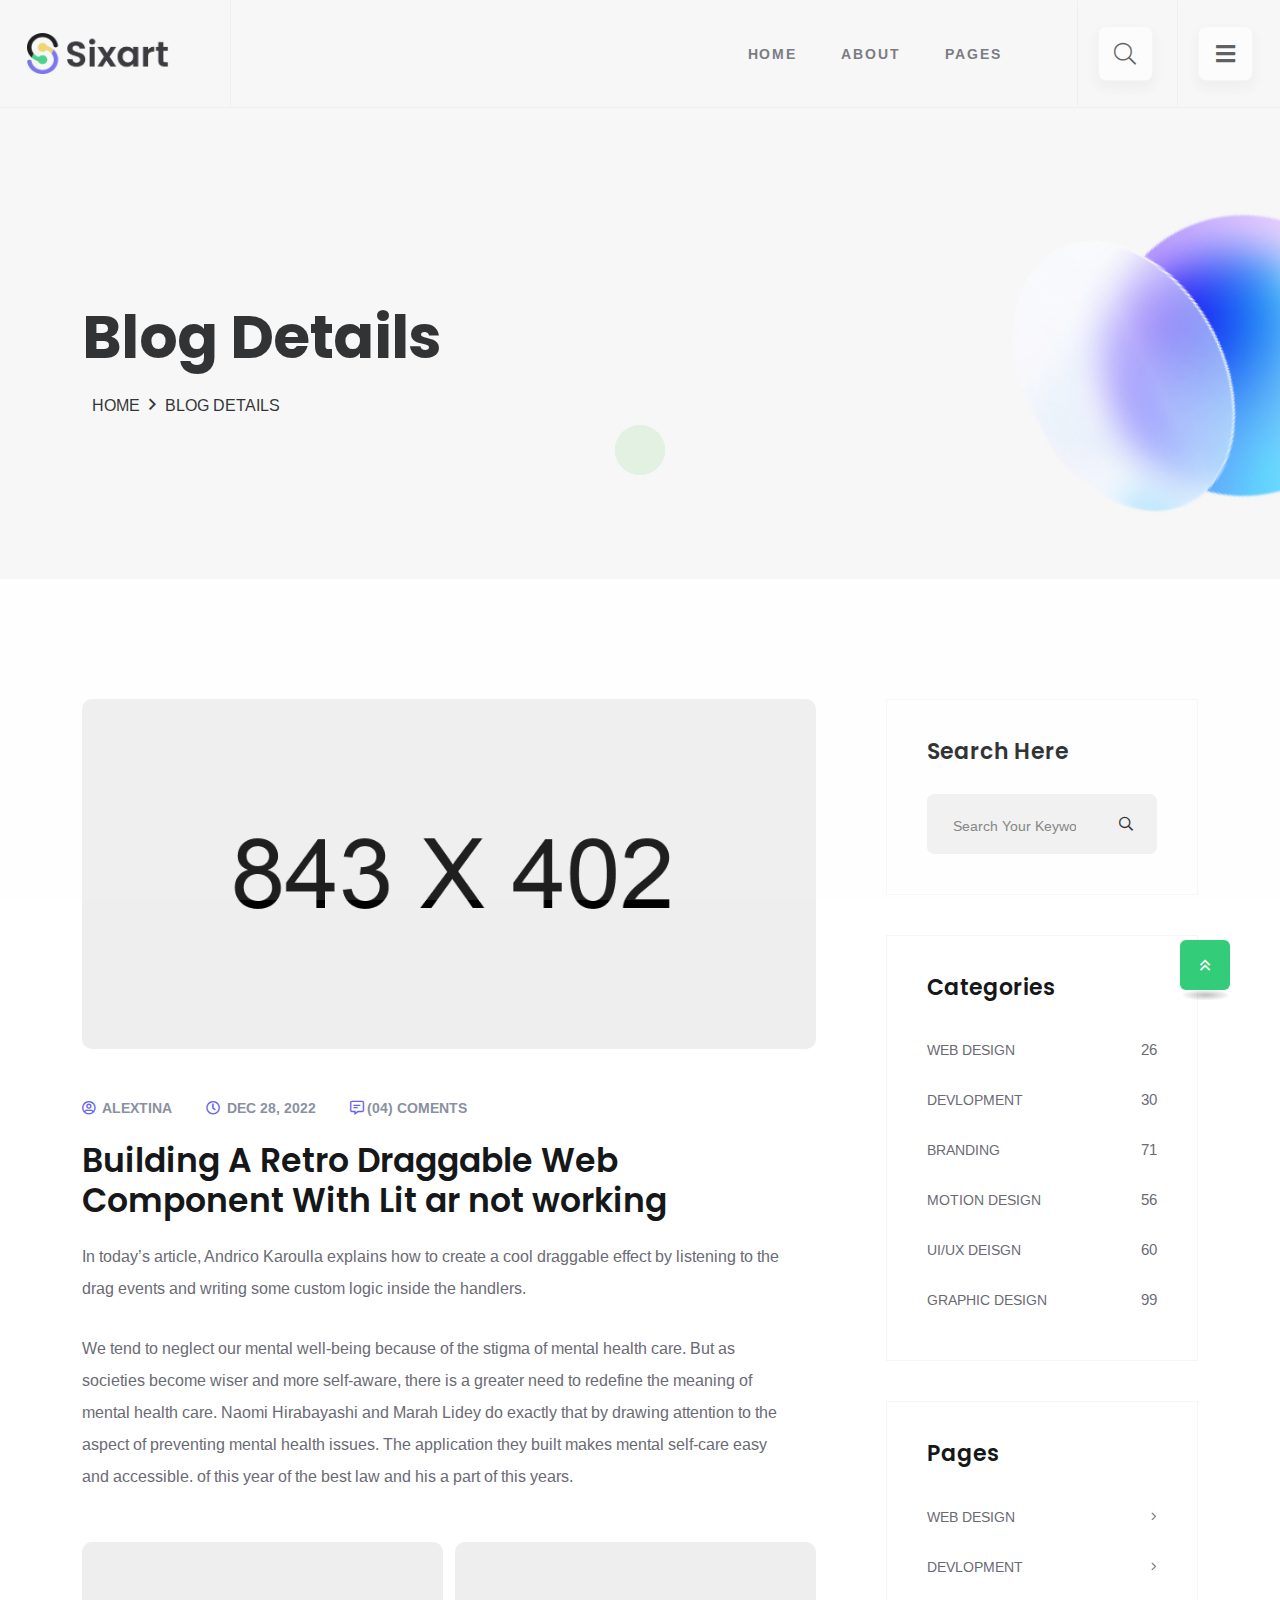
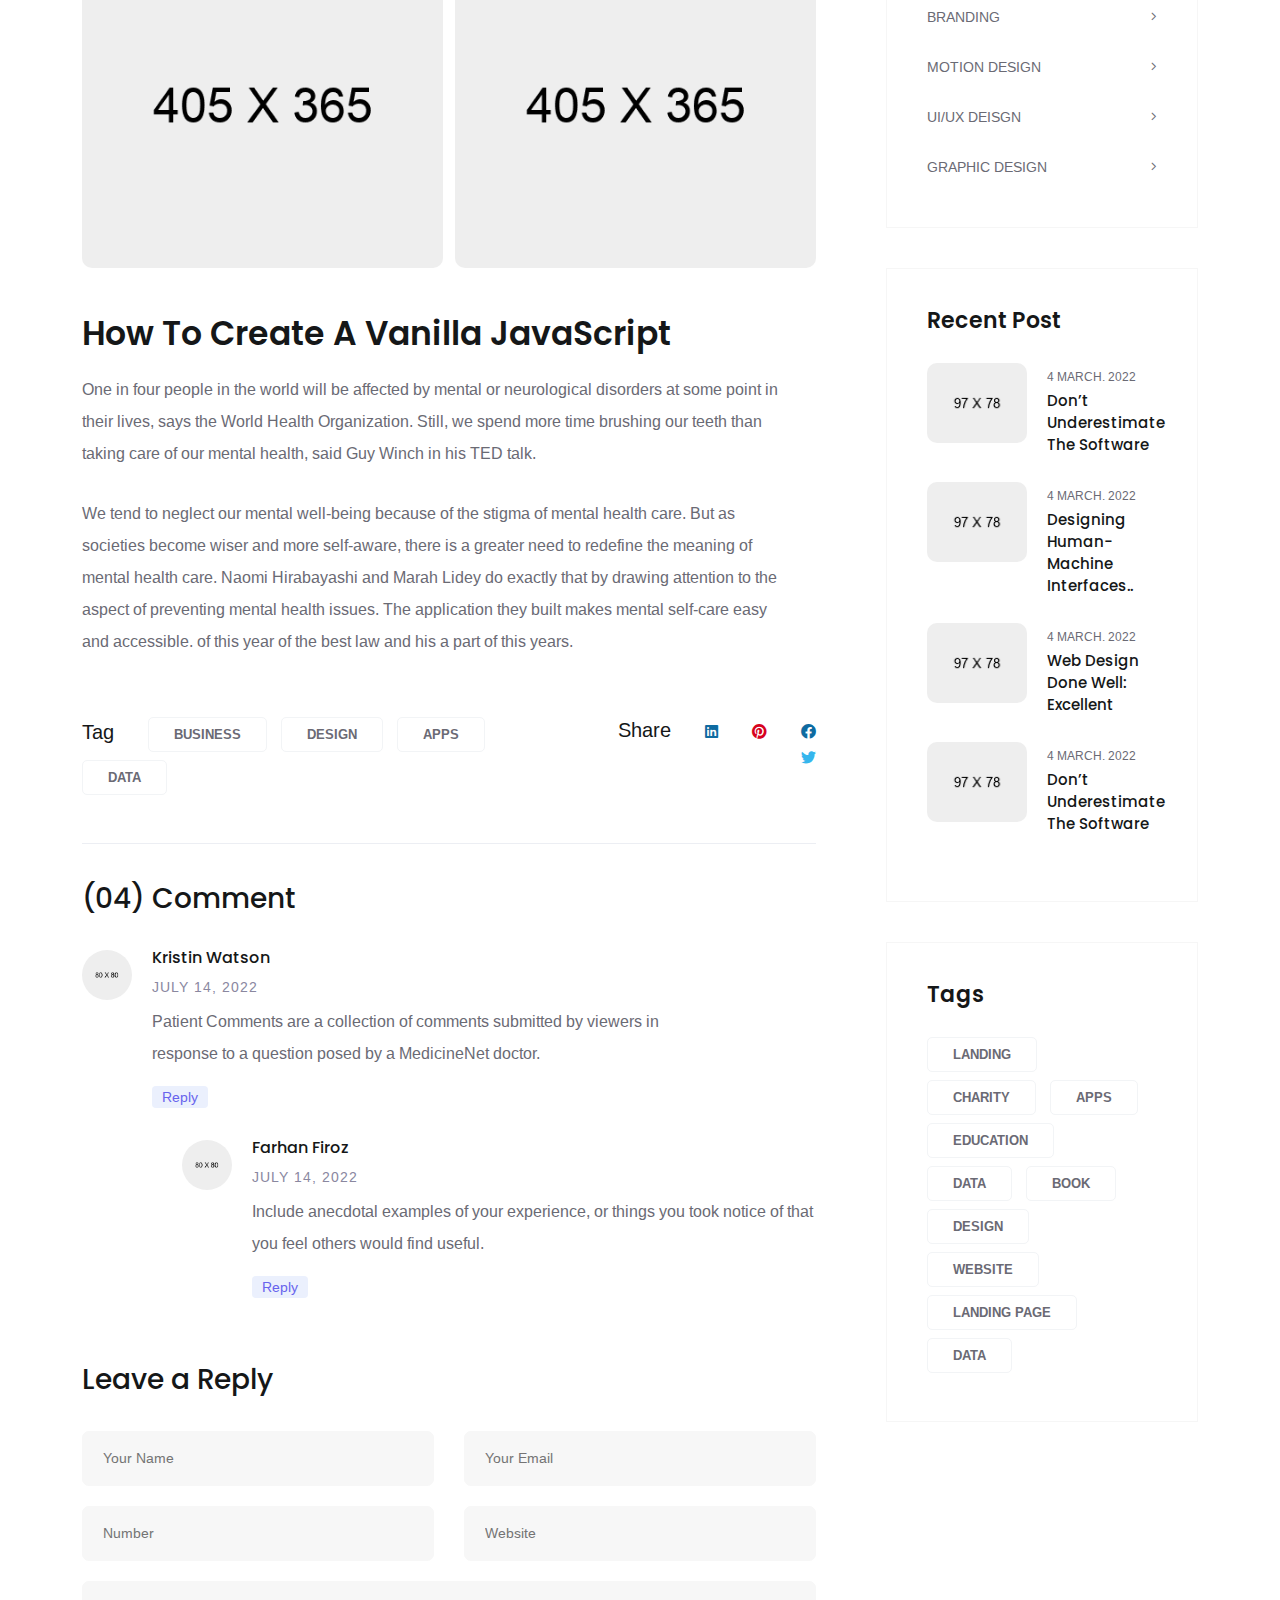
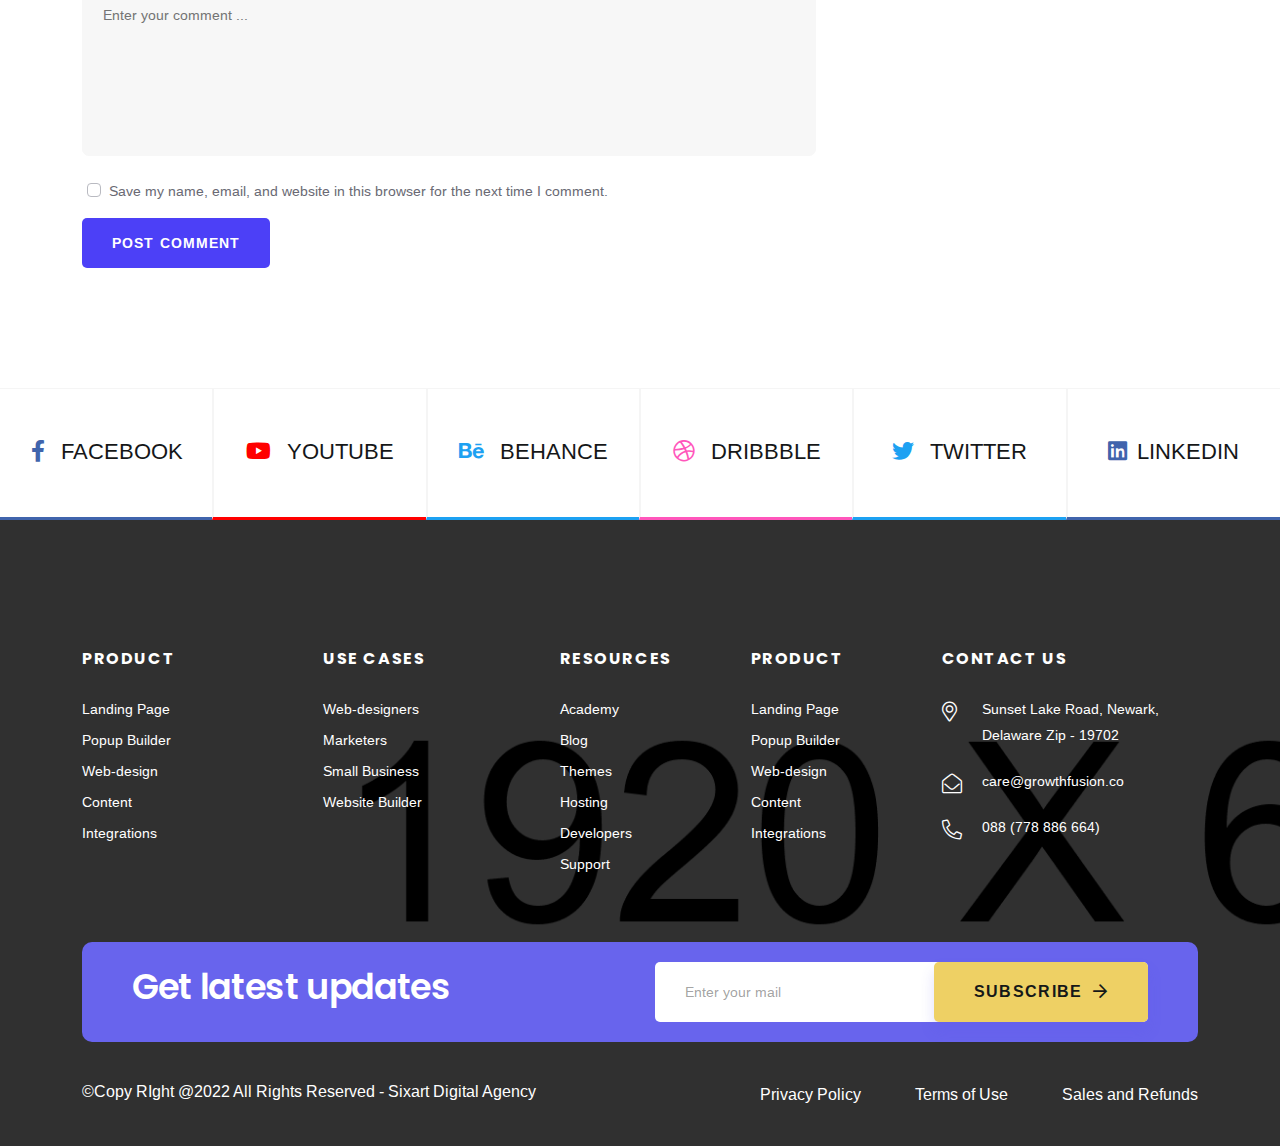
<file: blog-details.html>
<!doctype html>
<html class="no-js" lang="zxx">

<head>
   <meta charset="utf-8">
   <meta http-equiv="x-ua-compatible" content="ie=edge">
   <title>Sixart Digital Agency HTML Template</title>
   <meta name="description" content="">
   <meta name="viewport" content="width=device-width, initial-scale=1">

   <!-- Place favicon.ico in the root directory -->
   <link rel="shortcut icon" type="image/x-icon" href="assets/img/favicon.png">

   <!-- CSS here -->
   <link rel="stylesheet" href="assets/css/bootstrap.min.css">
   <link rel="stylesheet" href="assets/css/animate.css">
   <link rel="stylesheet" href="assets/css/custom-animation.css">
   <link rel="stylesheet" href="assets/css/swiper-bundle.css">
   <link rel="stylesheet" href="assets/css/slick.css">
   <link rel="stylesheet" href="assets/css/nice-select.css">
   <link rel="stylesheet" href="assets/css/flaticon.css">
   <link rel="stylesheet" href="assets/css/meanmenu.css">
   <link rel="stylesheet" href="assets/css/font-awesome-pro.css">
   <link rel="stylesheet" href="assets/css/magnific-popup.css">
   <link rel="stylesheet" href="assets/css/spacing.css">
   <link rel="stylesheet" href="assets/css/style.css">
</head>

<body>
   <header>

   <!-- preloader -->
   <div id="preloader">
      <div class="preloader">
            <span></span>
            <span></span>
      </div>
   </div>
   <!-- preloader end  -->


      <!-- tp-back to top-start -->
      <button class="scroll-top scroll-to-target" data-target="html">
            <i class="far fa-angle-double-up"></i>
      </button>
      <!-- tp-back to top-start -->


      <!-- tp-header-area-start -->
      <div id="header-sticky" class="tp-header-area header-pl-pr header-transparent header-border-bottom">
         <div class="container-fluid">
            <div class="row g-0 align-items-center">
               <div class="col-xl-2 col-lg-2 col-md-4 col-6">
                  <div class="tp-logo tp-logo-border">
                     <a href="index.html">
                        <img src="assets/img/logo/logo.png" alt="">
                     </a>
                  </div>
               </div>
               <div class="col-xl-10 col-lg-10 col-md-8 col-6 d-flex justify-content-end">
                  <div class="tp-main-menu d-none d-xl-block">
                     <nav id="mobile-menu">
                        <ul>
                           <li><a href="index.html">Home</a>
                              <ul class="submenu">
                                 <li><a href="index.html">Home</a></li>
                                 <!-- <li><a href="index-2.html">Home 02</a></li>
                                 <li><a href="index-3.html">Home 03</a></li> -->
                              </ul>
                           </li>
                           <li><a href="about-us.html">About</a>
                              <ul class="submenu">
                                 <!-- <li><a href="about-me.html">About Me</a></li> -->
                                 <li><a href="about-us.html">About Us</a></li>
                              </ul>
                           </li>
                           <!-- <li><a href="case-details.html">Our Project</a>
                              <ul class="submenu">
                                 <li><a href="case-studies.html">Case Studies</a></li>
                                 <li><a href="case-details.html">Case Details</a></li>
                              </ul>
                           </li>
                           <li><a href="service-details.html">Services</a>
                              <ul class="submenu">
                                 <li><a href="service.html">Service</a></li>
                                 <li><a href="service-details.html">Service Details</a></li>
                              </ul>
                           </li> -->
                           <li><a href="#">Pages</a>
                              <ul class="submenu">
                                 <!-- <li><a href="blog.html">Blog Sidebar</a></li> -->
                                 <li><a href="blog-details.html">Blog Details</a></li>
                                 <!-- <li><a href="team.html">Team</a></li>
                                 <li><a href="shop.html">Shop</a></li>
                                 <li><a href="shop-details.html">Shop Details</a></li>
                                 <li><a href="price.html">Price</a></li> -->
                                 <li><a href="faq.html">Faq</a></li>
                                 <!-- <li><a href="cart.html">Cart</a></li>
                                 <li><a href="checkout.html">Checkout</a></li> -->
                                 <li><a href="contact.html">Contact</a></li>
                                 <!-- <li><a href="404.html">404</a></li> -->
                              </ul>
                           </li>
                        </ul>
                     </nav>
                  </div>
                  <div class="tp-header-right">
                     <ul>
                        <li class=" d-none d-md-inline-block search-wrapper">
                           <a class="tp-search-box" href="javascript:void(0)"><i class="tp-search-toggle fal fa-search"></i><i class="search-close  far fa-times"></i></a>
                           <div class="tp-search-form p-relative">
                              <form action="#">
                                 <input type="text" placeholder="Search ...">
                                 <button type="submit"><i class="far fa-search"></i></button>
                              </form>
                           </div>
                        </li>
                        <!-- <li class="d-none d-md-inline-block">
                           <a href="cart.html"><i class="fal fa-shopping-basket"></i><span>03</span></a>
                              <div class="minicart">
                                 <div>
                                    <div class="cart-img">
                                       <a href="product-details.html">
                                          <img src="assets/img/shop//shop-2.jpg" alt="">
                                       </a>
                                    </div>
                                    <div class="cart-content">
                                       <h3>
                                          <a href="product-details.html">Mobile - phone</a>
                                       </h3>
                                       <div class="cart-price">
                                          <span class="new">$ 22.9</span>
                                          <span>
                                                <del>$39.9</del>
                                          </span>
                                       </div>
                                    </div>
                                    <div class="del-icon">
                                       <a href="#">
                                          <i class="far fa-trash-alt"></i>
                                       </a>
                                    </div>
                                 </div>
                                 <div>
                                    <div class="cart-img">
                                       <a href="product-details.html">
                                          <img src="assets/img/shop/shop-1.jpg" alt="">
                                       </a>
                                    </div>
                                    <div class="cart-content">
                                       <h3>
                                          <a href="product-details.html">Gothelf learn UX</a>
                                       </h3>
                                       <div class="cart-price">
                                          <span class="new">$ 22.9</span>
                                          <span>
                                                <del>$39.9</del>
                                          </span>
                                       </div>
                                    </div>
                                    <div class="del-icon">
                                       <a href="#">
                                          <i class="far fa-trash-alt"></i>
                                       </a>
                                    </div>
                                 </div>
                                 <div>
                                       <div class="total-price">
                                          <span class="f-left">Total:</span>
                                          <span class="f-right">$100.0</span>
                                       </div>
                                 </div>
                                 <div>
                                       <div class="checkout-link">
                                          <a class="tp-btn-orange-radius w-100" href="cart.html">Shopping Cart</a>
                                          <a class="tp-btn-radius-2 w-100" href="checkout.html">Checkout</a>
                                       </div>
                                 </div>
                              </div>
                        </li> -->
                        <li><a class="tp-menu-bar" href="javascript:void(0)"><i class="fas fa-bars"></i></a></li>
                     </ul>
                  </div>
               </div>
            </div>
         </div>
      </div>
      <!-- tp-header-area-end -->
   </header>

   <!-- tp-offcanvus-area-start -->
      <div class="tp-offcanvas-area">
      <div class="tpoffcanvas">
         <div class="tpoffcanvas__close-btn">
            <button class="close-btn"><i class="fal fa-times"></i></button>
         </div>
         <div class="tpoffcanvas__logo pt-50">
            <a href="index.html">
               <img src="assets/img/logo/logo-white.png" alt="">
            </a>
         </div>
         <div class="tpoffcanvas__text">
            <p>Suspendisse interdum consectetur libero id. Fermentum leo vel orci porta non. Euismod viverra nibh cras pulvinar suspen.</p>
         </div>
         <div class="mobile-menu"></div>
         <div class="tpoffcanvas__info">
            <h3 class="offcanva-title">Get In Touch</h3>
            <div class="tp-info-wrapper mb-20 d-flex align-items-center">
               <div class="tpoffcanvas__info-icon">
                  <a href="#"><i class="fal fa-envelope"></i></a>
               </div>
               <div class="tpoffcanvas__info-address">
                  <span>Email</span>
                  <a href="care@growthfusion.co">care@growthfusion.co</a>
               </div>
            </div>
            <div class="tp-info-wrapper mb-20 d-flex align-items-center">
               <div class="tpoffcanvas__info-icon">
                  <a href="#"><i class="fal fa-phone-alt"></i></a>
               </div>
               <div class="tpoffcanvas__info-address">
                  <span>Phone</span>
                  <a href="tel:(00)45611227890">(00) 456 1122 7890</a>
               </div>
            </div>
            <div class="tp-info-wrapper mb-20 d-flex align-items-center">
               <div class="tpoffcanvas__info-icon">
                  <a href="#"><i class="fas fa-map-marker-alt"></i></a>
               </div>
               <div class="tpoffcanvas__info-address">
                  <span>Location</span>
                  <a href="https://maps.app.goo.gl/UnqfJEKVTDWG9ise8" target="_blank">Sunset Lake Road, Newark, Delaware Zip - 19702</a>
               </div>
            </div>
         </div>
         <div class="tpoffcanvas__social">
            <div class="social-icon">
               <a href="#"><i class="fab fa-twitter"></i></a>
               <a href="#"><i class="fab fa-instagram"></i></a>
               <a href="#"><i class="fab fa-facebook-square"></i></a>
               <a href="#"><i class="fab fa-dribbble"></i></a>
            </div>
         </div>
      </div>
      </div>
   
      <div class="body-overlay"></div>
   <!-- tp-offcanvus-area-end -->

   <main>

      <!-- breadcrumb area start -->
      <section class="breadcrumb__area breadcrumb-height include-bg p-relative" data-background="assets/img/breadcrumb/breadcurmb.jpg">
      <div class="container">
         <div class="row">
            <div class="col-xxl-12">
               <div class="breadcrumb__content">
                  <h3 class="breadcrumb__title">Blog Details</h3>
                  <div class="breadcrumb__list wow tpfadeUp" data-wow-duration=".9s">
                     <span><a href="#">Home</a></span>
                     <span class="dvdr"><i class="fa fa-angle-right"></i></span>
                     <span>Blog Details</span>
                   </div>
               </div>
            </div>
         </div>
      </div>
      </section>
      <!-- breadcrumb area end -->


      <!-- postbox area start -->
       <div class="postbox__area pt-120 pb-120">
         <div class="container">
            <div class="row">
               <div class="col-xxl-8 col-xl-8 col-lg-8 col-12">
                  <div class="postbox__wrapper">
                     <article class="postbox__item format-image transition-3">
                        <div class="postbox__content">
                           <p><img class="w-100" src="assets/img/blog/blog-details.jpg" alt=""></p>
                           <div class="postbox__meta">
                              <span><a href="#"><i class="fal fa-user-circle"></i> Alextina </a></span>
                              <span><a href="#"><i class="fal fa-clock"></i> Dec 28, 2022</a></span>
                              <span><a href="#"><i class="fal fa-comment-alt-lines"></i>(04) Coments</a></span>
                           </div>
                           <h3 class="postbox__title">
                              Building A Retro Draggable Web Component With Lit ar not working
                           </h3>
                           <div class="postbox__text">
                              <p>
                                 In today’s article, Andrico Karoulla explains how to create a cool draggable effect by listening to the drag events and writing some custom logic inside the handlers.
                              </p>
                              <p>We tend to neglect our mental well-being because of the stigma of mental health care. But as societies become wiser and more self-aware, there is a greater need to redefine the meaning of mental health care. Naomi Hirabayashi and Marah Lidey do exactly that by drawing attention to the aspect of preventing mental health issues. The application they built makes mental self-care easy and accessible. of this year of the best law and his a part of this years.
                              </p>
                           </div>

                           <div class="postbox__thumb2 mb-60">
                              <div class="row gx-50">
                                 <div class="col-xl-6">
                                    <p><img src="assets/img/blog/blog-sm-5.jpg" alt=""></p>
                                 </div>
                                 <div class="col-xl-6">
                                    <p><img src="assets/img/blog/blog-sm-6.jpg" alt=""></p>
                                 </div>
                              </div>
                              <h3 class="postbox__title">
                                 How To Create A Vanilla JavaScript 
                              </h3>
                              <div class="postbox__text">
                                 <p>
                                    One in four people in the world will be affected by mental or neurological disorders at some point in their lives, says the World Health Organization. Still, we spend more time brushing our teeth than taking care of our mental health, said Guy Winch in his TED talk.
                                 </p>
                                 <p>We tend to neglect our mental well-being because of the stigma of mental health care. But as societies become wiser and more self-aware, there is a greater need to redefine the meaning of mental health care. Naomi Hirabayashi and Marah Lidey do exactly that by drawing attention to the aspect of preventing mental health issues. The application they built makes mental self-care easy and accessible. of this year of the best law and his a part of this years.
                                 </p>
                              </div>
                           </div>
                           <div class="postbox__social-wrapper">
                              <div class="row">
                                 <div class="col-xl-8 col-lg-12">
                                    <div class="postbox__tag tagcloud">
                                       <span>Tag</span>
                                       <a href="blog-details.html">Business</a>
                                       <a href="blog-details.html">Design</a>
                                       <a href="blog-details.html">apps</a>
                                       <a href="blog-details.html">data</a>
                                    </div>
                                 </div>
                                 <div class="col-xl-4 col-lg-12">
                                    <div class="postbox__social text-xl-end text-start">
                                       <span>Share</span>
                                       <a href="blog-details.html"><i class="fab fa-linkedin tp-linkedin"></i></a>
                                       <a href="blog-details.html"><i class="fab fa-pinterest tp-pinterest"></i></a>
                                       <a href="blog-details.html"><i class="fab fa-facebook tp-facebook" ></i></a>
                                       <a href="blog-details.html"><i class="fab fa-twitter tp-twitter"></i></a>
                                    </div>
                                 </div>
                              </div>
                           </div>
                        </div>
                     </article>
                     <div class="postbox__comment mb-65">
                        <h3 class="postbox__comment-title">(04) Comment</h3>
                        <ul>
                           <li>
                              <div class="postbox__comment-box d-flex">
                                 <div class="postbox__comment-info ">
                                    <div class="postbox__comment-avater mr-20">
                                       <img src="assets/img/blog/blog-avata-1.jpg" alt="">
                                    </div>  
                                 </div>
                                 <div class="postbox__comment-text">
                                    <div class="postbox__comment-name">
                                       <h5>Kristin Watson</h5>
                                       <span class="post-meta"> July 14, 2022</span>
                                    </div>
                                    <p>Patient Comments are a collection of comments submitted by viewers in <br> response to a question posed by a MedicineNet doctor.</p>
                                    <div class="postbox__comment-reply">
                                       <a href="#">Reply</a>
                                    </div>
                                 </div>
                              </div>
                           </li>
                           <li class="children">
                              <div class="postbox__comment-box  d-flex">
                                 <div class="postbox__comment-info">
                                    <div class="postbox__comment-avater mr-20">
                                       <img src="assets/img/blog/blog-avata-2.jpg" alt="">
                                    </div> 
                                 </div>
                                 <div class="postbox__comment-text">
                                    <div class="postbox__comment-name">
                                       <h5>Farhan Firoz</h5>
                                       <span class="post-meta"> July 14, 2022</span>
                                    </div>
                                    <p>Include anecdotal examples of your experience, or things you took notice of that <br> you feel others would find useful.</p>
                                    <div class="postbox__comment-reply">
                                       <a href="#">Reply</a>
                                    </div>
                                 </div>
                              </div>
                           </li>
                        </ul>
                     </div>
                     <div class="postbox__comment-form">
                        <h3 class="postbox__comment-form-title">Leave a Reply</h3>
                        <form action="#">
                           <div class="row">
                              <div class="col-xxl-6 col-xl-6 col-lg-6">
                                 <div class="postbox__comment-input">
                                    <input type="text" placeholder="Your Name">
                                 </div>
                              </div>
                              <div class="col-xxl-6 col-xl-6 col-lg-6">
                                 <div class="postbox__comment-input">
                                    <input type="email" placeholder="Your Email">
                                 </div>
                              </div>
                              <div class="col-xxl-6 col-xl-6 col-lg-6">
                                 <div class="postbox__comment-input">
                                    <input type="text" placeholder="Number">
                                 </div>
                              </div>
                              <div class="col-xxl-6 col-xl-6 col-lg-6">
                                 <div class="postbox__comment-input">
                                    <input type="text" placeholder="Website">
                                 </div>
                              </div>
                              <div class="col-xxl-12">
                                 <div class="postbox__comment-input">
                                    <textarea placeholder="Enter your comment ..."></textarea>
                                 </div>
                              </div>
                              <div class="col-xxl-12">
                                 <div class="postbox__comment-agree d-flex align-items-start mb-20">
                                    <input class="e-check-input" type="checkbox" id="e-agree">
                                    <label class="e-check-label" for="e-agree">Save my name, email, and website in this browser for the next time I comment.</label>
                                 </div>
                              </div>
                              <div class="col-xxl-12">
                                 <div class="postbox__comment-btn">
                                    <button type="submit" class="tp-btn-sm">Post comment</button>
                                 </div>
                              </div>
                           </div>
                        </form>
                     </div>
                  </div>
               </div>
               <div class="col-xxl-4 col-xl-4 col-lg-4">
                  <div class="sidebar__wrapper">
                     <div class="sidebar__widget mb-40">
                        <h3 class="sidebar__widget-title">Search Here</h3>
                        <div class="sidebar__widget-content">
                           <div class="sidebar__search">
                              <form action="#">
                                 <div class="sidebar__search-input-2">
                                    <input type="text" placeholder="Search your keyword...">
                                    <button type="submit"><i class="far fa-search"></i></button>
                                 </div>
                              </form>
                           </div>
                        </div>
                     </div>
                     <div class="sidebar__widget mb-40">
                        <h3 class="sidebar__widget-title">Categories</h3>
                        <div class="sidebar__widget-content">
                           <ul>
                              <li><a href="blog.html">Web Design<span>26</span></a></li>
                              <li><a href="blog.html">Devlopment <span>30</span></a></li>
                              <li><a href="blog.html">Branding <span>71</span></a></li>
                              <li><a href="blog.html">MOtion Design <span>56</span></a></li>
                              <li><a href="blog.html">UI/UX Deisgn <span>60</span></a></li>
                              <li><a href="blog.html">Graphic Design <span>99</span></a></li>
                           </ul>
                        </div>
                     </div>
                     <div class="sidebar__widget mb-40">
                        <h3 class="sidebar__widget-title">Pages</h3>
                        <div class="sidebar__widget-content">
                           <ul>
                              <li><a href="blog.html">Web Design <span><i class="fal fa-angle-right"></i></span></a></li>
                              <li><a href="blog.html">Devlopment <span><i class="fal fa-angle-right"></i></span></a></li>
                              <li><a href="blog.html">Branding <span><i class="fal fa-angle-right"></i></span></a></li>
                              <li><a href="blog.html">MOtion Design<span><i class="fal fa-angle-right"></i></span></a></li>
                              <li><a href="blog.html">UI/UX Deisgn  <span><i class="fal fa-angle-right"></i></span></a></li>
                              <li><a href="blog.html">Graphic Design  <span><i class="fal fa-angle-right"></i></span></a></li>
                           </ul>
                        </div>
                     </div>
                     <div class="sidebar__widget mb-40">
                        <h3 class="sidebar__widget-title">Recent Post</h3>
                        <div class="sidebar__widget-content">
                           <div class="sidebar__post rc__post">
                              <div class="rc__post mb-20 d-flex">
                                 <div class="rc__post-thumb mr-20">
                                    <a href="blog-details.html"><img src="assets/img/blog/blog-sm-1.jpg" alt=""></a>
                                 </div>
                                 <div class="rc__post-content">
                                    <div class="rc__meta">
                                       <span>4 March. 2022</span>
                                    </div>
                                    <h3 class="rc__post-title">
                                       <a href="blog-details.html">Don’t Underestimate The Software</a>
                                    </h3>
                                 </div>
                              </div>
                              <div class="rc__post mb-20 d-flex">
                                 <div class="rc__post-thumb mr-20">
                                    <a href="blog-details.html"><img src="assets/img/blog/blog-sm-2.jpg" alt=""></a>
                                 </div>
                                 <div class="rc__post-content">
                                    <div class="rc__meta">
                                       <span>4 March. 2022</span>
                                    </div>
                                    <h3 class="rc__post-title">
                                       <a href="blog-details.html">Designing Human-Machine Interfaces..</a>
                                    </h3>
                                 </div>
                              </div>
                              <div class="rc__post mb-20 d-flex">
                                 <div class="rc__post-thumb mr-20">
                                    <a href="blog-details.html"><img src="assets/img/blog/blog-sm-3.jpg" alt=""></a>
                                 </div>
                                 <div class="rc__post-content">
                                    <div class="rc__meta">
                                       <span>4 March. 2022</span>
                                    </div>
                                    <h3 class="rc__post-title">
                                       <a href="blog-details.html">Web Design Done Well: Excellent</a>
                                    </h3>
                                 </div>
                              </div>
                              <div class="rc__post mb-20 d-flex">
                                 <div class="rc__post-thumb mr-20">
                                    <a href="blog-details.html"><img src="assets/img/blog/blog-sm-4.jpg" alt=""></a>
                                 </div>
                                 <div class="rc__post-content">
                                    <div class="rc__meta">
                                       <span>4 March. 2022</span>
                                    </div>
                                    <h3 class="rc__post-title">
                                       <a href="blog-details.html">Don’t Underestimate The Software </a>
                                    </h3>
                                 </div>
                              </div>
                           </div>
                        </div>
                     </div>
                     <div class="sidebar__widget mb-40">
                        <h3 class="sidebar__widget-title">Tags</h3>
                        <div class="sidebar__widget-content">
                           <div class="tagcloud">
                              <a href="blog.html">landing</a>
                              <a href="blog.html">Charity</a>
                              <a href="blog.html">apps</a>
                              <a href="blog.html">Education </a>
                              <a href="blog.html">data</a>
                              <a href="blog.html">book</a>
                              <a href="blog.html">Design</a>
                              <a href="blog.html">website</a>
                              <a href="blog.html">landing page</a>
                              <a href="blog.html">data</a>
                           </div>
                        </div>
                     </div>
                  </div>
               </div>
            </div>
         </div>
      </div>
      <!-- postbox area end -->


      <!-- tp-social-area-start -->
      <div class="tp-social-area social-space-bottom fix">
         <div class="container-fluid p-0">
            <div class="row g-0">
               <div class="col-lg-2 col-md-4 col-sm-6">
                  <a href="#">
                     <div class="tp-social-item">
                        <span><i class="fab fa-facebook-f"></i> Facebook</span>
                     </div>
                  </a>
               </div>
               <div class="col-lg-2 col-md-4 col-sm-6">
                  <a href="#">
                     <div class="tp-social-item tp-youtube">
                        <span><i class="fab fa-youtube"></i> youtube</span>
                     </div>
                  </a>
               </div>
               <div class="col-lg-2 col-md-4 col-sm-6">
                 <a href="#">
                     <div class="tp-social-item tp-behance">
                        <span><i class="fab fa-behance"></i> behance</span>
                     </div>
                 </a>
               </div>
               <div class="col-lg-2 col-md-4 col-sm-6">
                  <a href="#">
                     <div class="tp-social-item tp-dribble">
                        <span><i class="fab fa-dribbble"></i> dribbble</span>
                     </div>
                  </a>
               </div>
               <div class="col-lg-2 col-md-4 col-sm-6">
                  <a href="#">
                     <div class="tp-social-item tp-twitter">
                        <span><i class="fab fa-twitter"></i> twitter</span>
                     </div>
                  </a>
               </div>
               <div class="col-lg-2 col-md-4 col-sm-6">
                 <a href="#">
                     <div class="tp-social-item tp-linkedin">
                        <span><i class="fab fa-linkedin"></i>linkedin</span>
                     </div>
                 </a>
               </div>
            </div>
         </div>
      </div>
      <!-- tp-social-area-end -->
   </main>

   <footer>
         <!-- tp-footer-area-start -->
           <div class="tp-footer-area footer-bg pt-130" data-background="assets/img/footer/footer-bg.jpg">
            <div class="container">
               <div class="row">
                  <div class="col-xl-2 col-lg-2 col-md-3 col-6 mb-30">
                     <div class="tp-footer-widget z-index-3">
                        <div class="tp-footer-widget__title">
                           <h4 class="tp-footer-title">Product</h4>
                        </div>
                        <div class="tp-footer-widget__list">
                           <ul>
                              <li><a href="index.html">Landing Page</a></li>
                              <li><a href="#">Popup Builder</a></li>
                              <li><a href="#">Web-design</a></li>
                              <li><a href="#">Content</a></li>
                              <li><a href="#">Integrations</a></li>
                           </ul>
                        </div>
                     </div>
                  </div>
                  <div class="col-xl-3 col-lg-2 col-md-3 col-6 mb-30">
                     <div class="tp-footer-widget footer-space-one z-index-3">
                        <div class="tp-footer-widget__title">
                           <h4 class="tp-footer-title">Use Cases</h4>
                        </div>
                        <div class="tp-footer-widget__list">
                           <ul>
                              <li><a href="#">Web-designers</a></li>
                              <li><a href="#">Marketers</a></li>
                              <li><a href="#">Small Business</a></li>
                              <li><a href="#">Website Builder</a></li>
                           </ul>
                        </div>
                     </div>
                  </div>
                  <div class="col-xl-2 col-lg-2 col-md-3 col-6 mb-30">
                     <div class="tp-footer-widget footer-space-two z-index-3">
                        <div class="tp-footer-widget__title">
                           <h4 class="tp-footer-title">Resources</h4>
                        </div>
                        <div class="tp-footer-widget__list">
                           <ul>
                              <li><a href="#">Academy</a></li>
                              <li><a href="blog-details.html">Blog</a></li>
                              <li><a href="#">Themes</a></li>
                              <li><a href="#">Hosting</a></li>
                              <li><a href="#">Developers</a></li>
                              <li><a href="contact.html">Support</a></li>
                           </ul>
                        </div>
                     </div>
                  </div>
                  <div class="col-xl-2 col-lg-2 col-md-3 col-6 mb-30">
                     <div class="tp-footer-widget footer-space-three z-index-3">
                        <div class="tp-footer-widget__title">
                           <h4 class="tp-footer-title">Product</h4>
                        </div>
                        <div class="tp-footer-widget__list">
                           <ul>
                              <li><a href="index.html">Landing Page</a></li>
                              <li><a href="#">Popup Builder</a></li>
                              <li><a href="#">Web-design</a></li>
                              <li><a href="#">Content</a></li>
                              <li><a href="#">Integrations</a></li>
                           </ul>
                        </div>
                     </div>
                  </div>
                  <div class="col-xl-3 col-lg-4 col-md-6 col-12 mb-30">
                     <div class="tp-footer-widget z-index-3">
                        <div class="tp-footer-widget__title">
                           <h4 class="tp-footer-title">Contact Us</h4>
                        </div>
                        <div class="tp-footer-widget__list">
                           <ul class="footer-position">
                              <li><a href="https://maps.app.goo.gl/UnqfJEKVTDWG9ise8" target="_blank">
                                 <span><i class="fal fa-map-marker-alt"></i></span>
                                 Sunset Lake Road, Newark, Delaware Zip - 19702</a>
                              </li>
                              <li><a href="care@growthfusion.co">
                                 <span><i class="fal fa-envelope-open"></i></span>
                                 care@growthfusion.co</a>
                              </li>
                              <li><a href="tel:778886664">
                                 <span><i class="fal fa-phone-alt"></i></span>
                                  088 (778 886 664)</a>
                              </li>
                           </ul>
                        </div>
                     </div>
                  </div>
               </div>
               <div class="row">
                  <div class="col-12">
                     <div class="tp-newsletter-wrapper z-index-3">
                        <div class="row align-items-center">
                           <div class="col-lg-6 col-md-12 col-12">
                              <div class="tp-newsletter">
                                 <div class="tp-newsletter__title">
                                    <h4 class="tp-newsletter-title">Get latest updates</h4>
                                 </div>
                              </div>
                           </div>
                           <div class="col-lg-6 col-md-12 col-12">
                              <div class="tp-newsletter">
                                 <div class="tp-newsletter__input p-relative">
                                    <form action="#">
                                       <input type="email" placeholder="Enter your mail">
                                       <button class="tp-btn-yellow">Subscribe <i class="far fa-arrow-right"></i></button>
                                    </form>
                                 </div>
                              </div>
                           </div>
                        </div>
                     </div>
                  </div>
               </div>
               <div class="copy-right-wrapper z-index-3">
                  <div class="row">
                     <div class="col-xl-6 col-lg-7 col-12">
                        <div class="copyright-left text-center text-lg-start">
                           <p>©Copy RIght @2022 All Rights Reserved - Sixart Digital Agency</p>
                        </div>
                     </div>
                     <div class="col-xl-6 col-lg-5 col-12">
                        <div class="copyright-right-side text-center text-lg-end">
                           <ul>
                              <li><a href="#">Privacy Policy</a></li>
                              <li><a href="#">Terms of Use</a></li>
                              <li><a href="#">Sales and Refunds</a></li>
                           </ul>
                        </div>
                     </div>
                  </div>
              </div>
            </div>
           </div>
         <!-- tp-footer-area-end -->
   </footer>

   <!-- JS here -->
   <script src="assets/js/jquery.js"></script>
   <script src="assets/js/waypoints.js"></script>
   <script src="assets/js/bootstrap.bundle.min.js"></script>
   <script src="assets/js/swiper-bundle.js"></script>
   <script src="assets/js/slick.js"></script>
   <script src="assets/js/magnific-popup.js"></script>
   <script src="assets/js/counterup.js"></script>
   <script src="assets/js/wow.js"></script>
   <script src="assets/js/nice-select.js"></script>
   <script src="assets/js/meanmenu.js"></script>
   <script src="assets/js/isotope-pkgd.js"></script>
   <script src="assets/js/imagesloaded-pkgd.js"></script>
   <script src="assets/js/ajax-form.js"></script>
   <script src="assets/js/main.js"></script>



</body>

</html>
</file>
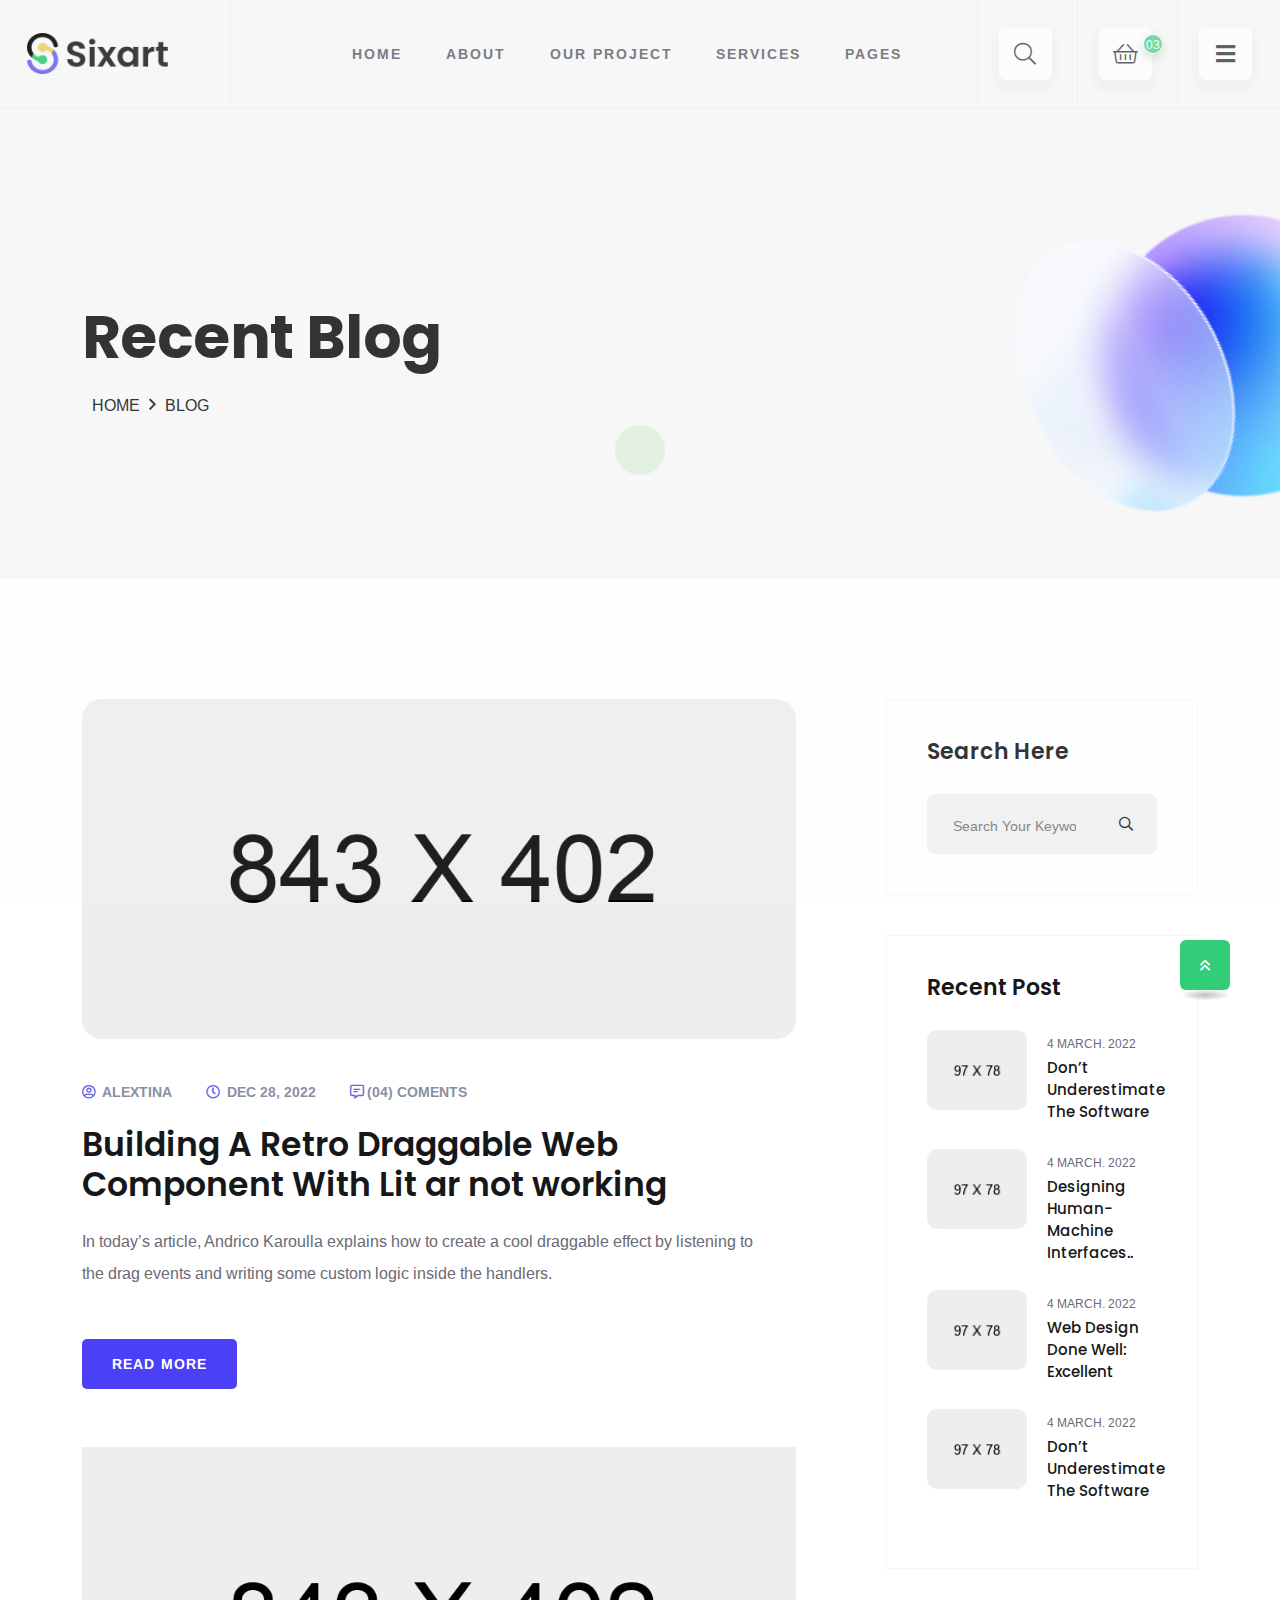
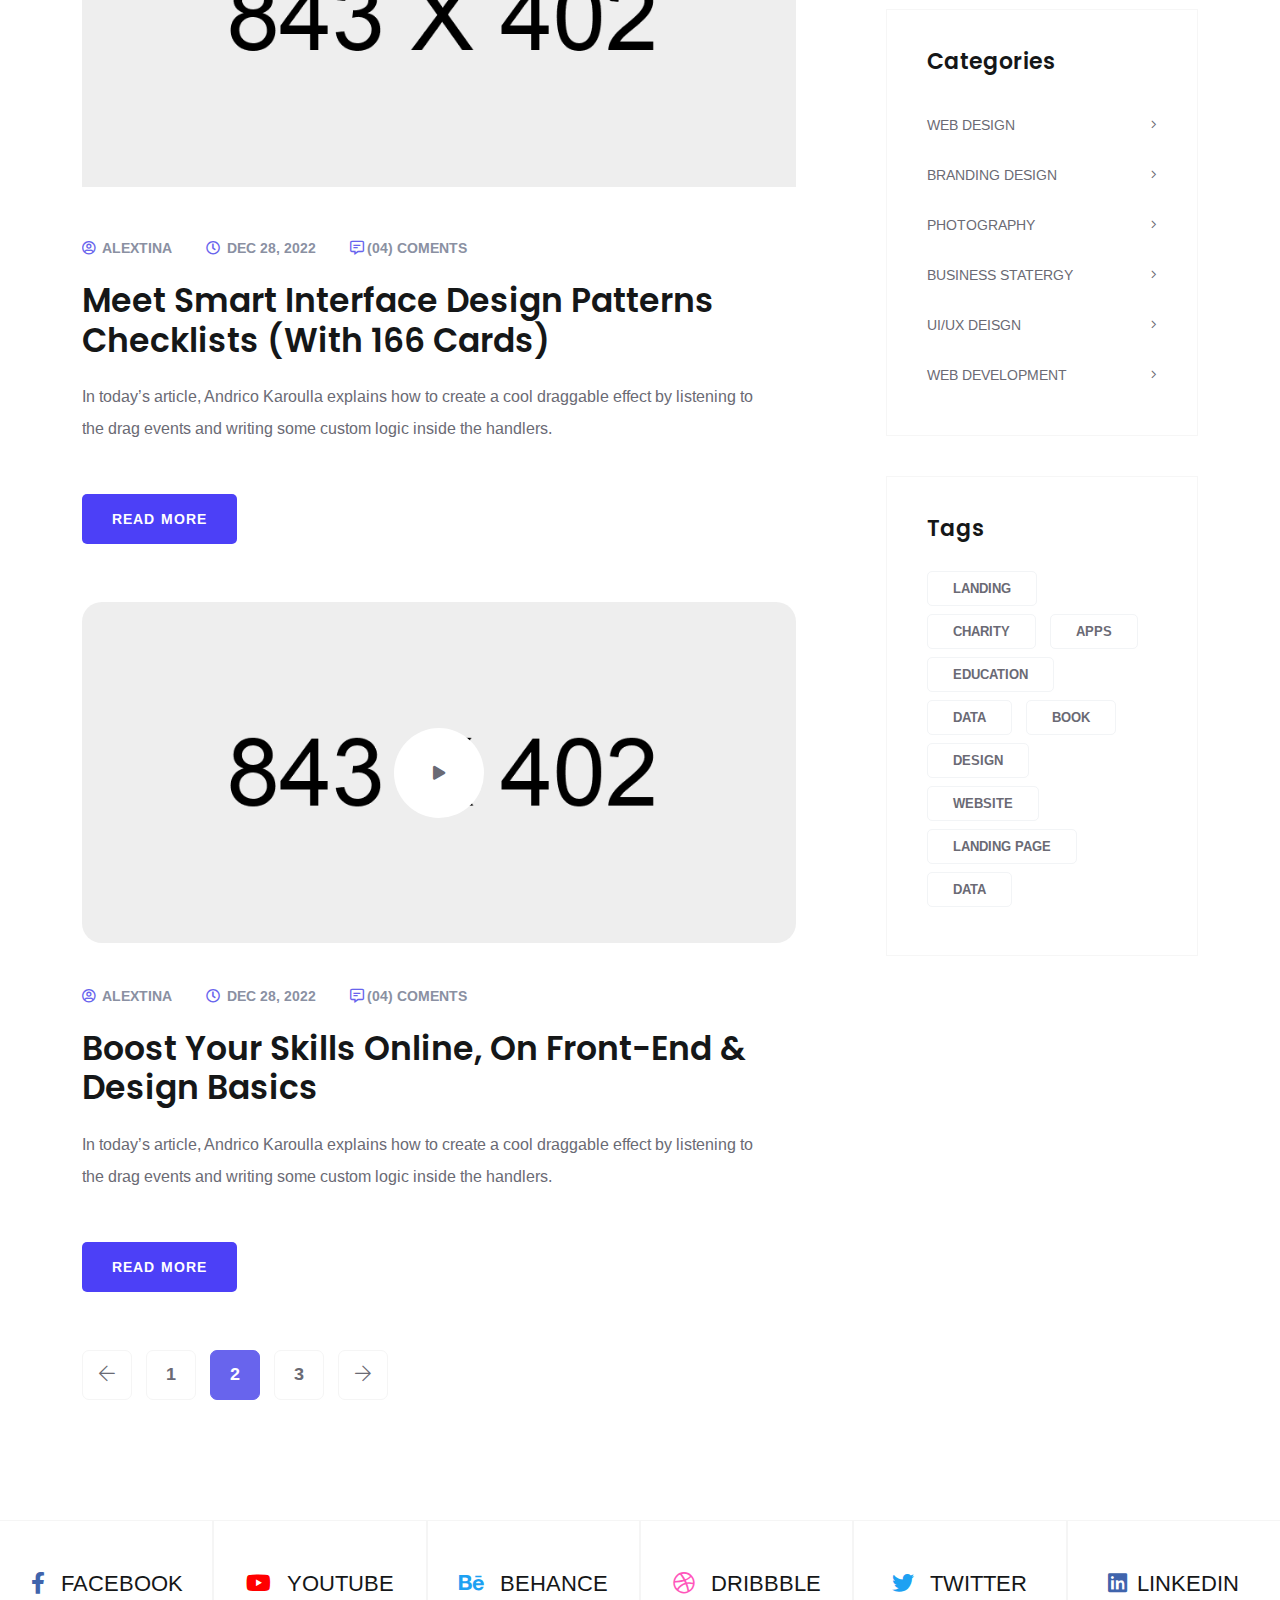
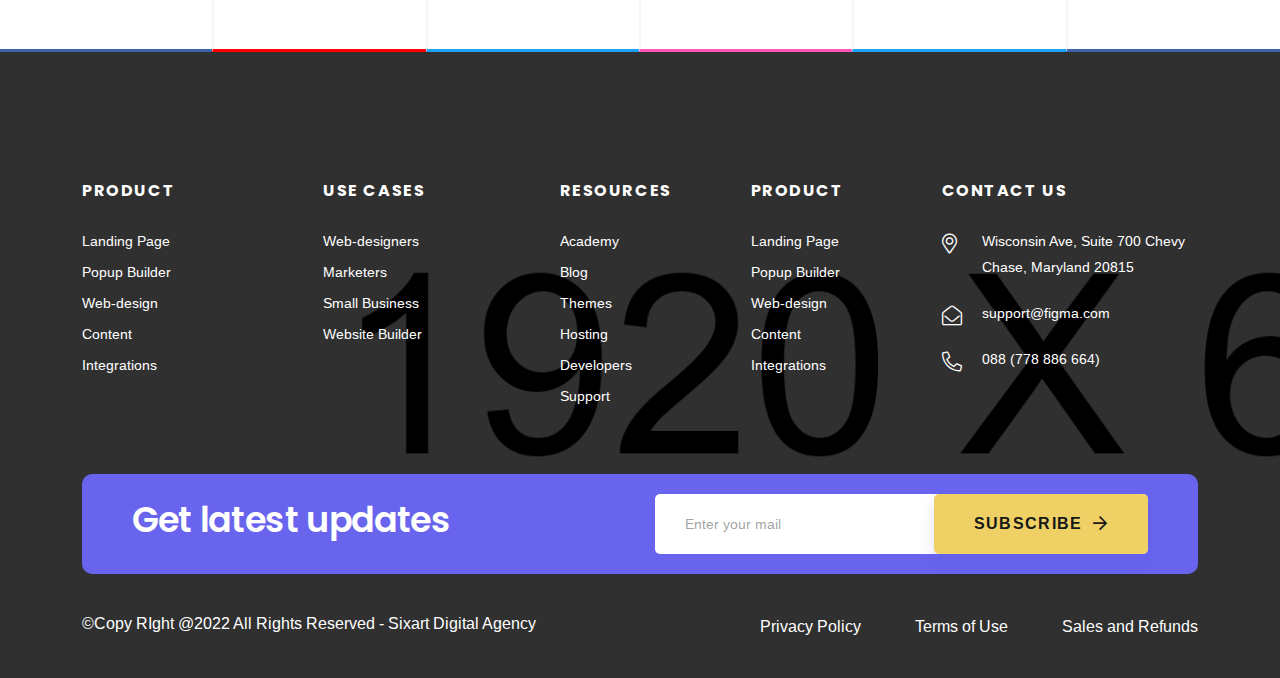
<file: blog.html>
<!doctype html>
<html class="no-js" lang="zxx">

<head>
   <meta charset="utf-8">
   <meta http-equiv="x-ua-compatible" content="ie=edge">
   <title>Sixart Digital Agency HTML Template</title>
   <meta name="description" content="">
   <meta name="viewport" content="width=device-width, initial-scale=1">

   <!-- Place favicon.ico in the root directory -->
   <link rel="shortcut icon" type="image/x-icon" href="assets/img/favicon.png">

   <!-- CSS here -->
   <link rel="stylesheet" href="assets/css/bootstrap.min.css">
   <link rel="stylesheet" href="assets/css/animate.css">
   <link rel="stylesheet" href="assets/css/custom-animation.css">
   <link rel="stylesheet" href="assets/css/swiper-bundle.css">
   <link rel="stylesheet" href="assets/css/slick.css">
   <link rel="stylesheet" href="assets/css/nice-select.css">
   <link rel="stylesheet" href="assets/css/flaticon.css">
   <link rel="stylesheet" href="assets/css/meanmenu.css">
   <link rel="stylesheet" href="assets/css/font-awesome-pro.css">
   <link rel="stylesheet" href="assets/css/magnific-popup.css">
   <link rel="stylesheet" href="assets/css/spacing.css">
   <link rel="stylesheet" href="assets/css/style.css">
</head>

<body>

      <!-- preloader -->
      <div id="preloader">
         <div class="preloader">
               <span></span>
               <span></span>
         </div>
      </div>
      <!-- preloader end  -->

      <!-- tp-back to top-start -->
      <button class="scroll-top scroll-to-target" data-target="html">
         <i class="far fa-angle-double-up"></i>
     </button>
     <!-- tp-back to top-start -->

   <header>
      <!-- tp-header-area-start -->
      <div id="header-sticky" class="tp-header-area header-pl-pr header-transparent header-border-bottom">
         <div class="container-fluid">
            <div class="row g-0 align-items-center">
               <div class="col-xl-2 col-lg-2 col-md-4 col-6">
                  <div class="tp-logo tp-logo-border">
                     <a href="index.html">
                        <img src="assets/img/logo/logo.png" alt="">
                     </a>
                  </div>
               </div>
               <div class="col-xl-10 col-lg-10 col-md-8 col-6 d-flex justify-content-end">
                  <div class="tp-main-menu d-none d-xl-block">
                     <nav id="mobile-menu">
                        <ul>
                           <li><a href="index.html">Home</a>
                              <ul class="submenu">
                                 <li><a href="index.html">Home 01</a></li>
                                 <li><a href="index-2.html">Home 02</a></li>
                                 <li><a href="index-3.html">Home 03</a></li>
                              </ul>
                           </li>
                           <li><a href="about-us.html">About</a>
                              <ul class="submenu">
                                 <li><a href="about-me.html">About Me</a></li>
                                 <li><a href="about-us.html">About Us</a></li>
                              </ul>
                           </li>
                           <li><a href="case-details.html">Our Project</a>
                              <ul class="submenu">
                                 <li><a href="case-studies.html">Case Studies</a></li>
                                 <li><a href="case-details.html">Case Details</a></li>
                              </ul>
                           </li>
                           <li><a href="service-details.html">Services</a>
                              <ul class="submenu">
                                 <li><a href="service.html">Service</a></li>
                                 <li><a href="service-details.html">Service Details</a></li>
                              </ul>
                           </li>
                           <li><a href="#">Pages</a>
                              <ul class="submenu">
                                 <li><a href="blog.html">Blog Sidebar</a></li>
                                 <li><a href="blog-details.html">Blog Details</a></li>
                                 <li><a href="team.html">Team</a></li>
                                 <li><a href="shop.html">Shop</a></li>
                                 <li><a href="shop-details.html">Shop Details</a></li>
                                 <li><a href="price.html">Price</a></li>
                                 <li><a href="faq.html">Faq</a></li>
                                 <li><a href="cart.html">Cart</a></li>
                                 <li><a href="checkout.html">Checkout</a></li>
                                 <li><a href="contact.html">Contact</a></li>
                                 <li><a href="404.html">404</a></li>
                              </ul>
                           </li>
                        </ul>
                     </nav>
                  </div>
                  <div class="tp-header-right">
                     <ul>
                        <li class=" d-none d-md-inline-block search-wrapper">
                           <a class="tp-search-box" href="javascript:void(0)"><i class="tp-search-toggle fal fa-search"></i><i class="search-close  far fa-times"></i></a>
                           <div class="tp-search-form p-relative">
                              <form action="#">
                                 <input type="text" placeholder="Search ...">
                                 <button type="submit"><i class="far fa-search"></i></button>
                              </form>
                           </div>
                        </li>
                        <li class="d-none d-md-inline-block">
                           <a href="cart.html"><i class="fal fa-shopping-basket"></i><span>03</span></a>
                              <div class="minicart">
                                 <div>
                                    <div class="cart-img">
                                       <a href="product-details.html">
                                          <img src="assets/img/shop//shop-2.jpg" alt="">
                                       </a>
                                    </div>
                                    <div class="cart-content">
                                       <h3>
                                          <a href="product-details.html">Mobile - phone</a>
                                       </h3>
                                       <div class="cart-price">
                                          <span class="new">$ 22.9</span>
                                          <span>
                                                <del>$39.9</del>
                                          </span>
                                       </div>
                                    </div>
                                    <div class="del-icon">
                                       <a href="#">
                                          <i class="far fa-trash-alt"></i>
                                       </a>
                                    </div>
                                 </div>
                                 <div>
                                    <div class="cart-img">
                                       <a href="product-details.html">
                                          <img src="assets/img/shop/shop-1.jpg" alt="">
                                       </a>
                                    </div>
                                    <div class="cart-content">
                                       <h3>
                                          <a href="product-details.html">Gothelf learn UX</a>
                                       </h3>
                                       <div class="cart-price">
                                          <span class="new">$ 22.9</span>
                                          <span>
                                                <del>$39.9</del>
                                          </span>
                                       </div>
                                    </div>
                                    <div class="del-icon">
                                       <a href="#">
                                          <i class="far fa-trash-alt"></i>
                                       </a>
                                    </div>
                                 </div>
                                 <div>
                                       <div class="total-price">
                                          <span class="f-left">Total:</span>
                                          <span class="f-right">$100.0</span>
                                       </div>
                                 </div>
                                 <div>
                                       <div class="checkout-link">
                                          <a class="tp-btn-orange-radius w-100" href="cart.html">Shopping Cart</a>
                                          <a class="tp-btn-radius-2 w-100" href="checkout.html">Checkout</a>
                                       </div>
                                 </div>
                              </div>
                        </li>
                        <li><a class="tp-menu-bar" href="javascript:void(0)"><i class="fas fa-bars"></i></a></li>
                     </ul>
                  </div>
               </div>
            </div>
         </div>
      </div>
      <!-- tp-header-area-end -->
   </header>

   <!-- tp-offcanvus-area-start -->
      <div class="tp-offcanvas-area">
      <div class="tpoffcanvas">
         <div class="tpoffcanvas__close-btn">
            <button class="close-btn"><i class="fal fa-times"></i></button>
         </div>
         <div class="tpoffcanvas__logo pt-50">
            <a href="index.html">
               <img src="assets/img/logo/logo-white.png" alt="">
            </a>
         </div>
         <div class="tpoffcanvas__text">
            <p>Suspendisse interdum consectetur libero id. Fermentum leo vel orci porta non. Euismod viverra nibh cras pulvinar suspen.</p>
         </div>
         <div class="mobile-menu"></div>
         <div class="tpoffcanvas__info">
            <h3 class="offcanva-title">Get In Touch</h3>
            <div class="tp-info-wrapper mb-20 d-flex align-items-center">
               <div class="tpoffcanvas__info-icon">
                  <a href="#"><i class="fal fa-envelope"></i></a>
               </div>
               <div class="tpoffcanvas__info-address">
                  <span>Email</span>
                  <a href="maito:hello@yourmail.com">hello@yourmail.com</a>
               </div>
            </div>
            <div class="tp-info-wrapper mb-20 d-flex align-items-center">
               <div class="tpoffcanvas__info-icon">
                  <a href="#"><i class="fal fa-phone-alt"></i></a>
               </div>
               <div class="tpoffcanvas__info-address">
                  <span>Phone</span>
                  <a href="tel:(00)45611227890">(00) 456 1122 7890</a>
               </div>
            </div>
            <div class="tp-info-wrapper mb-20 d-flex align-items-center">
               <div class="tpoffcanvas__info-icon">
                  <a href="#"><i class="fas fa-map-marker-alt"></i></a>
               </div>
               <div class="tpoffcanvas__info-address">
                  <span>Location</span>
                  <a href="https://www.google.com/maps/@37.4801311,22.8928877,3z" target="_blank">Riverside 255, San Francisco, USA </a>
               </div>
            </div>
         </div>
         <div class="tpoffcanvas__social">
            <div class="social-icon">
               <a href="#"><i class="fab fa-twitter"></i></a>
               <a href="#"><i class="fab fa-instagram"></i></a>
               <a href="#"><i class="fab fa-facebook-square"></i></a>
               <a href="#"><i class="fab fa-dribbble"></i></a>
            </div>
         </div>
      </div>
      </div>
   
      <div class="body-overlay"></div>
   <!-- tp-offcanvus-area-end -->

   <main>

      <!-- breadcrumb area start -->
      <section class="breadcrumb__area breadcrumb-height include-bg p-relative" data-background="assets/img/breadcrumb/breadcurmb.jpg">
      <div class="container">
         <div class="row">
            <div class="col-xxl-12">
               <div class="breadcrumb__content">
                  <h3 class="breadcrumb__title">Recent Blog</h3>
                  <div class="breadcrumb__list wow tpfadeUp" data-wow-duration=".9s">
                     <span><a href="#">Home</a></span>
                     <span class="dvdr"><i class="fa fa-angle-right"></i></span>
                     <span>Blog</span>
                   </div>
               </div>
            </div>
         </div>
      </div>
      </section>
      <!-- breadcrumb area end -->


      <!-- postbox area start -->
      <div class="postbox__area pt-120 pb-120">
         <div class="container">
            <div class="row">
               <div class="col-xxl-8 col-xl-8 col-lg-8">
                  <div class="postbox__wrapper pr-20">
                     <article class="postbox__item format-image mb-50 transition-3">
                        <div class="postbox__thumb w-img">
                           <a href="blog-details.html">
                              <img src="assets/img/blog/blog-details.jpg" alt="">
                           </a>
                        </div>
                        <div class="postbox__content">
                           <div class="postbox__meta">
                              <span><a href="#"><i class="fal fa-user-circle"></i> Alextina </a></span>
                              <span><a href="#"><i class="fal fa-clock"></i> Dec 28, 2022</a></span>
                              <span><a href="#"><i class="fal fa-comment-alt-lines"></i>(04) Coments</a></span>
                           </div>
                           <h3 class="postbox__title">
                              <a href="blog-details.html">Building A Retro Draggable Web Component With Lit ar not working</a>
                           </h3>
                           <div class="postbox__text">
                              <p>In today’s article, Andrico Karoulla explains how to create a cool draggable effect by listening to the drag events and writing some custom logic inside the handlers.</p>
                           </div>
                           <div class="post__button">
                              <a class="tp-btn-sm" href="blog-details.html"> READ MORE</a>
                           </div>
                        </div>
                     </article>
                     <article class="postbox__item format-image mb-50 transition-3 fix">
                        <div class="blog-wrapper">
                           <div class="blog-post-slider-active">
                              <div class="blog-slider-item">
                                 <img src="assets/img/blog/blog-details-2.jpg" alt="">
                              </div>
                              <div class="blog-slider-item">
                                 <img src="assets/img/blog/blog-details-3.jpg" alt="">
                              </div>
                              <div class="blog-slider-item">
                                 <img src="assets/img/blog/blog-details.jpg" alt="">
                              </div>
                           </div>
                        </div>
                        <div class="postbox__content">
                           <div class="postbox__meta">
                              <span><a href="#"><i class="fal fa-user-circle"></i> Alextina </a></span>
                              <span><a href="#"><i class="fal fa-clock"></i> Dec 28, 2022</a></span>
                              <span><a href="#"><i class="fal fa-comment-alt-lines"></i>(04) Coments</a></span>
                           </div>    
                           <h3 class="postbox__title">
                              <a href="blog-details.html">Meet Smart Interface Design Patterns Checklists (With 166 Cards)</a>
                           </h3>
                           <div class="postbox__text">
                              <p>In today’s article, Andrico Karoulla explains how to create a cool draggable effect by listening to the drag events and writing some custom logic inside the handlers.</p>
                           </div>
                           <div class="post__button">
                              <a class="tp-btn-sm" href="blog-details.html"> READ MORE</a>
                           </div>  
                        </div>
                     </article>
                     <article class="postbox__item format-video mb-50 transition-3">
                        <div class="postbox__thumb postbox__video w-img p-relative">
                           <a href="blog-details.html">
                              <img src="assets/img/blog/blog-details-3.jpg" alt="">
                           </a>
                           <a href="https://youtu.be/-WRZI63emjs" class="play-btn pulse-btn popup-video"><i class="fas fa-play"></i></a>
                        </div>
                        <div class="postbox__content">
                           <div class="postbox__meta">
                              <span><a href="#"><i class="fal fa-user-circle"></i> Alextina </a></span>
                              <span><a href="#"><i class="fal fa-clock"></i> Dec 28, 2022</a></span>
                              <span><a href="#"><i class="fal fa-comment-alt-lines"></i>(04) Coments</a></span>
                           </div>
                           <h3 class="postbox__title">
                              <a href="blog-details.html">Boost Your Skills Online,
                                 On Front-End & Design Basics</a>
                           </h3>
                           <div class="postbox__text">
                              <p>In today’s article, Andrico Karoulla explains how to create a cool draggable effect by listening to the drag events and writing some custom logic inside the handlers.</p>
                           </div>
                           <div class="post__button">
                              <a class="tp-btn-sm" href="blog-details.html"> READ MORE</a>
                           </div>
                        </div>
                     </article>
                     <div class="basic-pagination">
                        <nav>
                           <ul>
                              <li>
                                 <a href="blog.html">
                                    <i class="fal fa-arrow-left"></i>
                                 </a>
                              </li>
                              <li>
                                 <a href="blog.html">1</a>
                              </li>
                              <li>
                                 <span class="current">2</span>
                              </li>
                              <li>
                                 <a href="blog.html">3</a>
                              </li>
                              <li>
                                 <a href="blog.html">
                                    <i class="fal fa-arrow-right"></i>
                                 </a>
                              </li>
                           </ul>
                           </nav>
                     </div>
                  </div>
               </div>
               <div class="col-xxl-4 col-xl-4 col-lg-4">
                  <div class="sidebar__wrapper">
                     <div class="sidebar__widget mb-40">
                        <h3 class="sidebar__widget-title">Search Here</h3>
                        <div class="sidebar__widget-content">
                           <div class="sidebar__search">
                              <form action="#">
                                 <div class="sidebar__search-input-2">
                                    <input type="text" placeholder="Search your keyword...">
                                    <button type="submit"><i class="far fa-search"></i></button>
                                 </div>
                              </form>
                           </div>
                        </div>
                     </div>
                     <div class="sidebar__widget mb-40">
                        <h3 class="sidebar__widget-title">Recent Post</h3>
                        <div class="sidebar__widget-content">
                           <div class="sidebar__post rc__post">
                              <div class="rc__post mb-20 d-flex">
                                 <div class="rc__post-thumb mr-20">
                                    <a href="blog-details.html"><img src="assets/img/blog/blog-sm-1.jpg" alt=""></a>
                                 </div>
                                 <div class="rc__post-content">
                                    <div class="rc__meta">
                                       <span>4 March. 2022</span>
                                    </div>
                                    <h3 class="rc__post-title">
                                       <a href="blog-details.html">Don’t Underestimate The Software</a>
                                    </h3>
                                 </div>
                              </div>
                              <div class="rc__post mb-20 d-flex">
                                 <div class="rc__post-thumb mr-20">
                                    <a href="blog-details.html"><img src="assets/img/blog/blog-sm-2.jpg" alt=""></a>
                                 </div>
                                 <div class="rc__post-content">
                                    <div class="rc__meta">
                                       <span>4 March. 2022</span>
                                    </div>
                                    <h3 class="rc__post-title">
                                       <a href="blog-details.html">Designing Human-Machine Interfaces..</a>
                                    </h3>
                                 </div>
                              </div>
                              <div class="rc__post mb-20 d-flex">
                                 <div class="rc__post-thumb mr-20">
                                    <a href="blog-details.html"><img src="assets/img/blog/blog-sm-3.jpg" alt=""></a>
                                 </div>
                                 <div class="rc__post-content">
                                    <div class="rc__meta">
                                       <span>4 March. 2022</span>
                                    </div>
                                    <h3 class="rc__post-title">
                                       <a href="blog-details.html">Web Design Done Well: Excellent</a>
                                    </h3>
                                 </div>
                              </div>
                              <div class="rc__post mb-20 d-flex">
                                 <div class="rc__post-thumb mr-20">
                                    <a href="blog-details.html"><img src="assets/img/blog/blog-sm-4.jpg" alt=""></a>
                                 </div>
                                 <div class="rc__post-content">
                                    <div class="rc__meta">
                                       <span>4 March. 2022</span>
                                    </div>
                                    <h3 class="rc__post-title">
                                       <a href="blog-details.html">Don’t Underestimate The Software </a>
                                    </h3>
                                 </div>
                              </div>
                           </div>
                        </div>
                     </div>
                     <div class="sidebar__widget mb-40">
                        <h3 class="sidebar__widget-title">Categories</h3>
                        <div class="sidebar__widget-content">
                           <ul>
                              <li><a href="blog.html">Web Design<span><i class="fal fa-angle-right"></i></span></a></li>
                              <li><a href="blog.html">Branding Design<span><i class="fal fa-angle-right"></i></span></a></li>
                              <li><a href="blog.html">Photography <span><i class="fal fa-angle-right"></i></span></a></li>
                              <li><a href="blog.html">Business Statergy<span><i class="fal fa-angle-right"></i></span></a></li>
                              <li><a href="blog.html">UI/UX Deisgn<span><i class="fal fa-angle-right"></i></span></a></li>
                              <li><a href="blog.html">Web Development<span><i class="fal fa-angle-right"></i></span></a></li>
                           </ul>
                        </div>
                     </div>
                     <div class="sidebar__widget mb-40">
                        <h3 class="sidebar__widget-title">Tags</h3>
                        <div class="sidebar__widget-content">
                           <div class="tagcloud">
                              <a href="#">landing </a>
                              <a href="#">Charity</a>
                              <a href="#">apps</a>
                              <a href="#">Education </a>
                              <a href="#">data</a>
                              <a href="#">book</a>
                              <a href="#">Design</a>
                              <a href="#">website</a>
                              <a href="#">landing page</a>
                              <a href="#">data</a>
                           </div>
                        </div>
                     </div>
                  </div>
               </div>
            </div>
         </div>
      </div>
      <!-- postbox area end -->

      <!-- tp-social-area-start -->
      <div class="tp-social-area social-space-bottom fix">
         <div class="container-fluid p-0">
            <div class="row g-0">
               <div class="col-lg-2 col-md-4 col-sm-6">
                  <a href="#">
                     <div class="tp-social-item">
                        <span><i class="fab fa-facebook-f"></i> Facebook</span>
                     </div>
                  </a>
               </div>
               <div class="col-lg-2 col-md-4 col-sm-6">
                  <a href="#">
                     <div class="tp-social-item tp-youtube">
                        <span><i class="fab fa-youtube"></i> youtube</span>
                     </div>
                  </a>
               </div>
               <div class="col-lg-2 col-md-4 col-sm-6">
                 <a href="#">
                     <div class="tp-social-item tp-behance">
                        <span><i class="fab fa-behance"></i> behance</span>
                     </div>
                 </a>
               </div>
               <div class="col-lg-2 col-md-4 col-sm-6">
                  <a href="#">
                     <div class="tp-social-item tp-dribble">
                        <span><i class="fab fa-dribbble"></i> dribbble</span>
                     </div>
                  </a>
               </div>
               <div class="col-lg-2 col-md-4 col-sm-6">
                  <a href="#">
                     <div class="tp-social-item tp-twitter">
                        <span><i class="fab fa-twitter"></i> twitter</span>
                     </div>
                  </a>
               </div>
               <div class="col-lg-2 col-md-4 col-sm-6">
                 <a href="#">
                     <div class="tp-social-item tp-linkedin">
                        <span><i class="fab fa-linkedin"></i>linkedin</span>
                     </div>
                 </a>
               </div>
            </div>
         </div>
      </div>
      <!-- tp-social-area-end -->
   </main>

   <footer>
      <!-- tp-footer-area-start -->
      <div class="tp-footer-area footer-bg pt-130" data-background="assets/img/footer/footer-bg.jpg">
         <div class="container">
            <div class="row">
               <div class="col-xl-2 col-lg-2 col-md-3 col-6 mb-30">
                  <div class="tp-footer-widget z-index-3">
                     <div class="tp-footer-widget__title">
                        <h4 class="tp-footer-title">Product</h4>
                     </div>
                     <div class="tp-footer-widget__list">
                        <ul>
                           <li><a href="index.html">Landing Page</a></li>
                           <li><a href="#">Popup Builder</a></li>
                           <li><a href="#">Web-design</a></li>
                           <li><a href="#">Content</a></li>
                           <li><a href="#">Integrations</a></li>
                        </ul>
                     </div>
                  </div>
               </div>
               <div class="col-xl-3 col-lg-2 col-md-3 col-6 mb-30">
                  <div class="tp-footer-widget footer-space-one z-index-3">
                     <div class="tp-footer-widget__title">
                        <h4 class="tp-footer-title">Use Cases</h4>
                     </div>
                     <div class="tp-footer-widget__list">
                        <ul>
                           <li><a href="#">Web-designers</a></li>
                           <li><a href="#">Marketers</a></li>
                           <li><a href="#">Small Business</a></li>
                           <li><a href="#">Website Builder</a></li>
                        </ul>
                     </div>
                  </div>
               </div>
               <div class="col-xl-2 col-lg-2 col-md-3 col-6 mb-30">
                  <div class="tp-footer-widget footer-space-two z-index-3">
                     <div class="tp-footer-widget__title">
                        <h4 class="tp-footer-title">Resources</h4>
                     </div>
                     <div class="tp-footer-widget__list">
                        <ul>
                           <li><a href="#">Academy</a></li>
                           <li><a href="blog-details.html">Blog</a></li>
                           <li><a href="#">Themes</a></li>
                           <li><a href="#">Hosting</a></li>
                           <li><a href="#">Developers</a></li>
                           <li><a href="contact.html">Support</a></li>
                        </ul>
                     </div>
                  </div>
               </div>
               <div class="col-xl-2 col-lg-2 col-md-3 col-6 mb-30">
                  <div class="tp-footer-widget footer-space-three z-index-3">
                     <div class="tp-footer-widget__title">
                        <h4 class="tp-footer-title">Product</h4>
                     </div>
                     <div class="tp-footer-widget__list">
                        <ul>
                           <li><a href="index.html">Landing Page</a></li>
                           <li><a href="#">Popup Builder</a></li>
                           <li><a href="#">Web-design</a></li>
                           <li><a href="#">Content</a></li>
                           <li><a href="#">Integrations</a></li>
                        </ul>
                     </div>
                  </div>
               </div>
               <div class="col-xl-3 col-lg-4 col-md-6 col-12 mb-30">
                  <div class="tp-footer-widget z-index-3">
                     <div class="tp-footer-widget__title">
                        <h4 class="tp-footer-title">Contact Us</h4>
                     </div>
                     <div class="tp-footer-widget__list">
                        <ul class="footer-position">
                           <li><a href="https://www.google.com/maps/@38.4999525,-103.0632285,6.46z" target="_blank">
                              <span><i class="fal fa-map-marker-alt"></i></span>
                              Wisconsin Ave, Suite 700
                              Chevy Chase, Maryland 20815</a>
                           </li>
                           <li><a href="mailto:support@figma">
                              <span><i class="fal fa-envelope-open"></i></span>
                              support@figma.com</a>
                           </li>
                           <li><a href="tel:778886664">
                              <span><i class="fal fa-phone-alt"></i></span>
                               088 (778 886 664)</a>
                           </li>
                        </ul>
                     </div>
                  </div>
               </div>
            </div>
            <div class="row">
               <div class="col-12">
                  <div class="tp-newsletter-wrapper z-index-3">
                     <div class="row align-items-center">
                        <div class="col-lg-6 col-md-12 col-12">
                           <div class="tp-newsletter">
                              <div class="tp-newsletter__title">
                                 <h4 class="tp-newsletter-title">Get latest updates</h4>
                              </div>
                           </div>
                        </div>
                        <div class="col-lg-6 col-md-12 col-12">
                           <div class="tp-newsletter">
                              <div class="tp-newsletter__input p-relative">
                                 <form action="#">
                                    <input type="email" placeholder="Enter your mail">
                                    <button class="tp-btn-yellow">Subscribe <i class="far fa-arrow-right"></i></button>
                                 </form>
                              </div>
                           </div>
                        </div>
                     </div>
                  </div>
               </div>
            </div>
            <div class="copy-right-wrapper z-index-3">
               <div class="row">
                  <div class="col-xl-6 col-lg-7 col-12">
                     <div class="copyright-left text-center text-lg-start">
                        <p>©Copy RIght @2022 All Rights Reserved - Sixart Digital Agency</p>
                     </div>
                  </div>
                  <div class="col-xl-6 col-lg-5 col-12">
                     <div class="copyright-right-side text-center text-lg-end">
                        <ul>
                           <li><a href="#">Privacy Policy</a></li>
                           <li><a href="#">Terms of Use</a></li>
                           <li><a href="#">Sales and Refunds</a></li>
                        </ul>
                     </div>
                  </div>
               </div>
           </div>
         </div>
      </div>
      <!-- tp-footer-area-end -->
   </footer>

   <!-- JS here -->
   <script src="assets/js/jquery.js"></script>
   <script src="assets/js/waypoints.js"></script>
   <script src="assets/js/bootstrap.bundle.min.js"></script>
   <script src="assets/js/swiper-bundle.js"></script>
   <script src="assets/js/slick.js"></script>
   <script src="assets/js/magnific-popup.js"></script>
   <script src="assets/js/counterup.js"></script>
   <script src="assets/js/wow.js"></script>
   <script src="assets/js/nice-select.js"></script>
   <script src="assets/js/meanmenu.js"></script>
   <script src="assets/js/isotope-pkgd.js"></script>
   <script src="assets/js/imagesloaded-pkgd.js"></script>
   <script src="assets/js/ajax-form.js"></script>
   <script src="assets/js/main.js"></script>



</body>

</html>
</file>
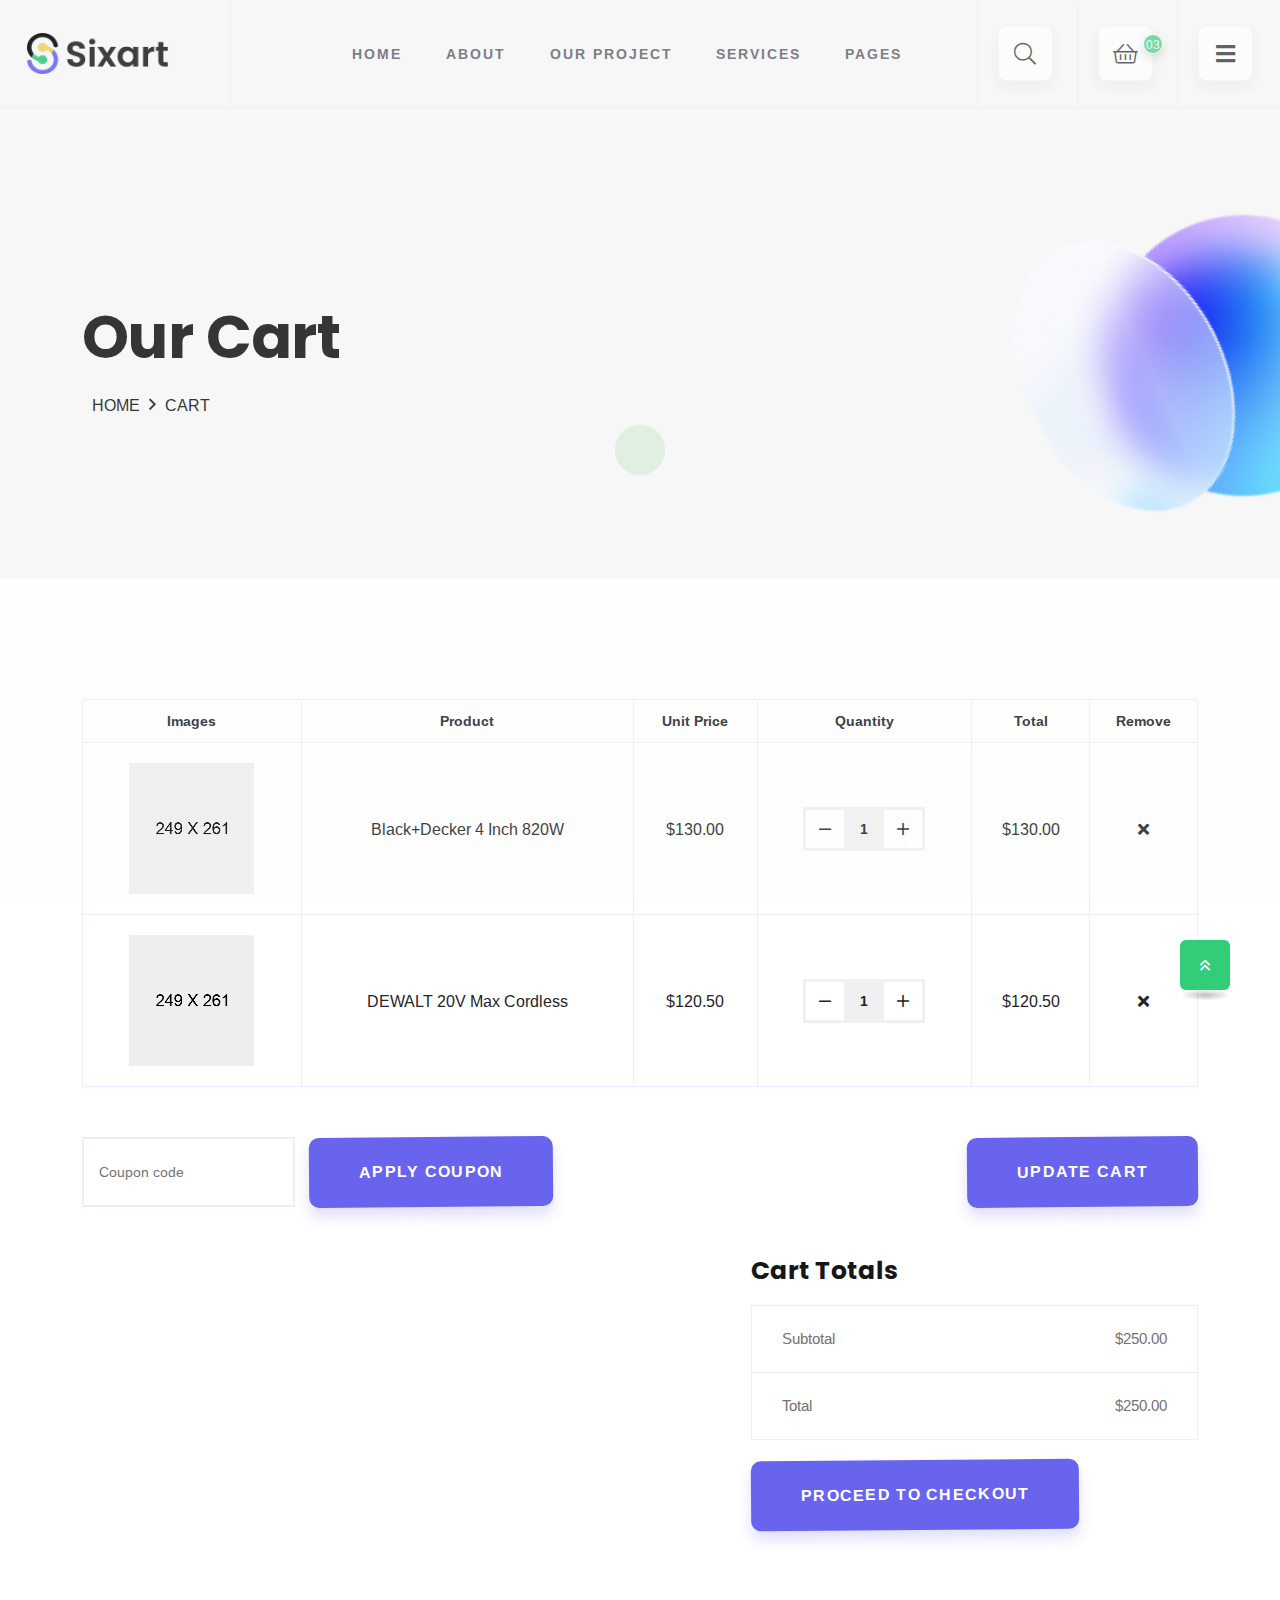
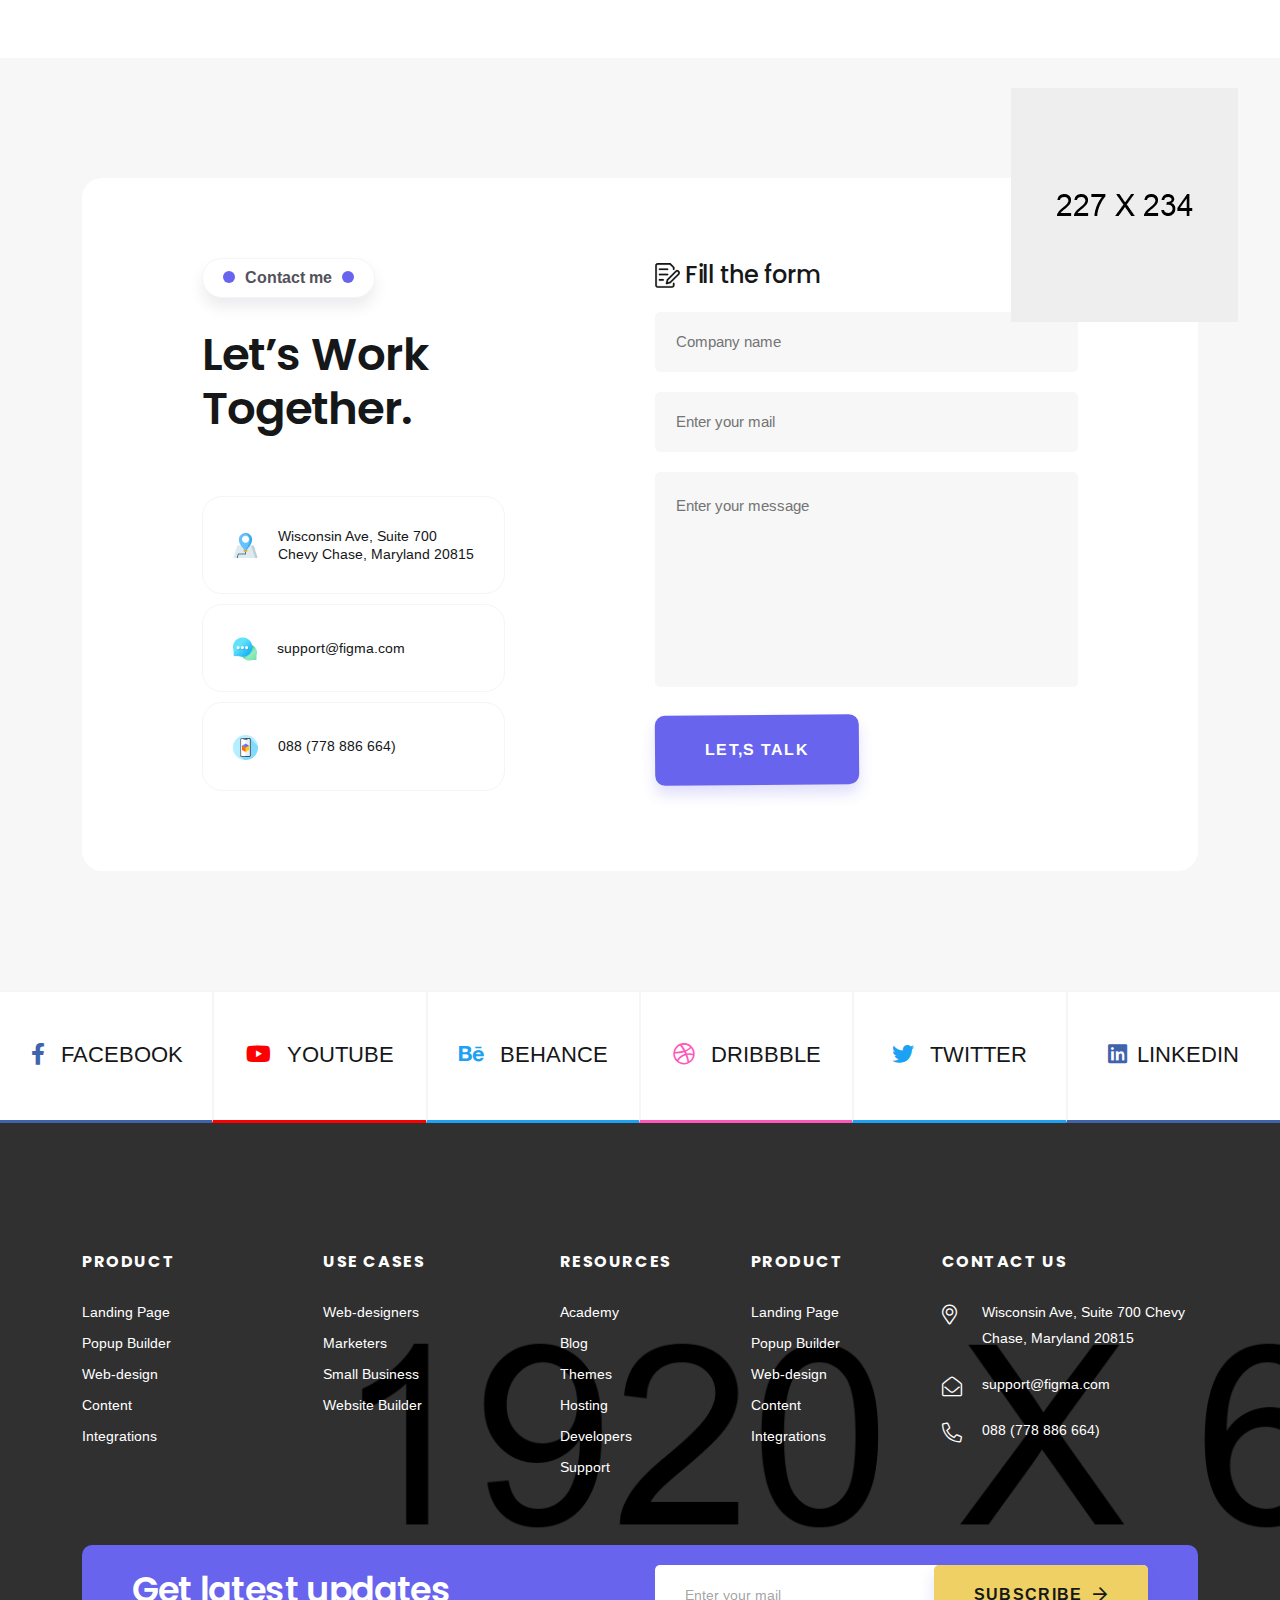
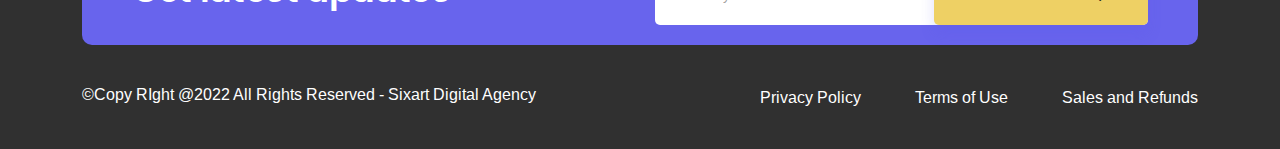
<file: cart.html>
<!doctype html>
<html class="no-js" lang="zxx">

<head>
   <meta charset="utf-8">
   <meta http-equiv="x-ua-compatible" content="ie=edge">
   <title>Sixart Digital Agency HTML Template</title>
   <meta name="description" content="">
   <meta name="viewport" content="width=device-width, initial-scale=1">

   <!-- Place favicon.ico in the root directory -->
   <link rel="shortcut icon" type="image/x-icon" href="assets/img/favicon.png">

   <!-- CSS here -->
   <link rel="stylesheet" href="assets/css/bootstrap.min.css">
   <link rel="stylesheet" href="assets/css/animate.css">
   <link rel="stylesheet" href="assets/css/custom-animation.css">
   <link rel="stylesheet" href="assets/css/swiper-bundle.css">
   <link rel="stylesheet" href="assets/css/slick.css">
   <link rel="stylesheet" href="assets/css/nice-select.css">
   <link rel="stylesheet" href="assets/css/flaticon.css">
   <link rel="stylesheet" href="assets/css/meanmenu.css">
   <link rel="stylesheet" href="assets/css/font-awesome-pro.css">
   <link rel="stylesheet" href="assets/css/magnific-popup.css">
   <link rel="stylesheet" href="assets/css/spacing.css">
   <link rel="stylesheet" href="assets/css/style.css">
</head>

<body>

      <!-- preloader -->
      <div id="preloader">
         <div class="preloader">
               <span></span>
               <span></span>
         </div>
      </div>
      <!-- preloader end  -->


      <!-- tp-back to top-start -->
      <button class="scroll-top scroll-to-target" data-target="html">
         <i class="far fa-angle-double-up"></i>
     </button>
     <!-- tp-back to top-start -->

   <header>
      <!-- tp-header-area-start -->
      <div id="header-sticky" class="tp-header-area header-pl-pr header-transparent header-border-bottom">
         <div class="container-fluid">
            <div class="row g-0 align-items-center">
               <div class="col-xl-2 col-lg-2 col-md-4 col-6">
                  <div class="tp-logo tp-logo-border">
                     <a href="index.html">
                        <img src="assets/img/logo/logo.png" alt="">
                     </a>
                  </div>
               </div>
               <div class="col-xl-10 col-lg-10 col-md-8 col-6 d-flex justify-content-end">
                  <div class="tp-main-menu d-none d-xl-block">
                     <nav id="mobile-menu">
                        <ul>
                           <li><a href="index.html">Home</a>
                              <ul class="submenu">
                                 <li><a href="index.html">Home 01</a></li>
                                 <li><a href="index-2.html">Home 02</a></li>
                                 <li><a href="index-3.html">Home 03</a></li>
                              </ul>
                           </li>
                           <li><a href="about-us.html">About</a>
                              <ul class="submenu">
                                 <li><a href="about-me.html">About Me</a></li>
                                 <li><a href="about-us.html">About Us</a></li>
                              </ul>
                           </li>
                           <li><a href="case-details.html">Our Project</a>
                              <ul class="submenu">
                                 <li><a href="case-studies.html">Case Studies</a></li>
                                 <li><a href="case-details.html">Case Details</a></li>
                              </ul>
                           </li>
                           <li><a href="service-details.html">Services</a>
                              <ul class="submenu">
                                 <li><a href="service.html">Service</a></li>
                                 <li><a href="service-details.html">Service Details</a></li>
                              </ul>
                           </li>
                           <li><a href="#">Pages</a>
                              <ul class="submenu">
                                 <li><a href="blog.html">Blog Sidebar</a></li>
                                 <li><a href="blog-details.html">Blog Details</a></li>
                                 <li><a href="team.html">Team</a></li>
                                 <li><a href="shop.html">Shop</a></li>
                                 <li><a href="shop-details.html">Shop Details</a></li>
                                 <li><a href="price.html">Price</a></li>
                                 <li><a href="faq.html">Faq</a></li>
                                 <li><a href="cart.html">Cart</a></li>
                                 <li><a href="checkout.html">Checkout</a></li>
                                 <li><a href="contact.html">Contact</a></li>
                                 <li><a href="404.html">404</a></li>
                              </ul>
                           </li>
                        </ul>
                     </nav>
                  </div>
                  <div class="tp-header-right">
                     <ul>
                        <li class=" d-none d-md-inline-block search-wrapper">
                           <a class="tp-search-box" href="javascript:void(0)"><i class="tp-search-toggle fal fa-search"></i><i class="search-close  far fa-times"></i></a>
                           <div class="tp-search-form p-relative">
                              <form action="#">
                                 <input type="text" placeholder="Search ...">
                                 <button type="submit"><i class="far fa-search"></i></button>
                              </form>
                           </div>
                        </li>
                        <li class="d-none d-md-inline-block">
                           <a href="cart.html"><i class="fal fa-shopping-basket"></i><span>03</span></a>
                              <div class="minicart">
                                 <div>
                                    <div class="cart-img">
                                       <a href="product-details.html">
                                          <img src="assets/img/shop//shop-2.jpg" alt="">
                                       </a>
                                    </div>
                                    <div class="cart-content">
                                       <h3>
                                          <a href="product-details.html">Mobile - phone</a>
                                       </h3>
                                       <div class="cart-price">
                                          <span class="new">$ 22.9</span>
                                          <span>
                                                <del>$39.9</del>
                                          </span>
                                       </div>
                                    </div>
                                    <div class="del-icon">
                                       <a href="#">
                                          <i class="far fa-trash-alt"></i>
                                       </a>
                                    </div>
                                 </div>
                                 <div>
                                    <div class="cart-img">
                                       <a href="product-details.html">
                                          <img src="assets/img/shop/shop-1.jpg" alt="">
                                       </a>
                                    </div>
                                    <div class="cart-content">
                                       <h3>
                                          <a href="product-details.html">Gothelf learn UX</a>
                                       </h3>
                                       <div class="cart-price">
                                          <span class="new">$ 22.9</span>
                                          <span>
                                                <del>$39.9</del>
                                          </span>
                                       </div>
                                    </div>
                                    <div class="del-icon">
                                       <a href="#">
                                          <i class="far fa-trash-alt"></i>
                                       </a>
                                    </div>
                                 </div>
                                 <div>
                                       <div class="total-price">
                                          <span class="f-left">Total:</span>
                                          <span class="f-right">$100.0</span>
                                       </div>
                                 </div>
                                 <div>
                                       <div class="checkout-link">
                                          <a class="tp-btn-orange-radius w-100" href="cart.html">Shopping Cart</a>
                                          <a class="tp-btn-radius-2 w-100" href="checkout.html">Checkout</a>
                                       </div>
                                 </div>
                              </div>
                        </li>
                        <li><a class="tp-menu-bar" href="javascript:void(0)"><i class="fas fa-bars"></i></a></li>
                     </ul>
                  </div>
               </div>
            </div>
         </div>
      </div>
      <!-- tp-header-area-end -->
   </header>

   <!-- tp-offcanvus-area-start -->
      <div class="tp-offcanvas-area">
      <div class="tpoffcanvas">
         <div class="tpoffcanvas__close-btn">
            <button class="close-btn"><i class="fal fa-times"></i></button>
         </div>
         <div class="tpoffcanvas__logo pt-50">
            <a href="index.html">
               <img src="assets/img/logo/logo-white.png" alt="">
            </a>
         </div>
         <div class="tpoffcanvas__text">
            <p>Suspendisse interdum consectetur libero id. Fermentum leo vel orci porta non. Euismod viverra nibh cras pulvinar suspen.</p>
         </div>
         <div class="mobile-menu"></div>
         <div class="tpoffcanvas__info">
            <h3 class="offcanva-title">Get In Touch</h3>
            <div class="tp-info-wrapper mb-20 d-flex align-items-center">
               <div class="tpoffcanvas__info-icon">
                  <a href="#"><i class="fal fa-envelope"></i></a>
               </div>
               <div class="tpoffcanvas__info-address">
                  <span>Email</span>
                  <a href="maito:hello@yourmail.com">hello@yourmail.com</a>
               </div>
            </div>
            <div class="tp-info-wrapper mb-20 d-flex align-items-center">
               <div class="tpoffcanvas__info-icon">
                  <a href="#"><i class="fal fa-phone-alt"></i></a>
               </div>
               <div class="tpoffcanvas__info-address">
                  <span>Phone</span>
                  <a href="tel:(00)45611227890">(00) 456 1122 7890</a>
               </div>
            </div>
            <div class="tp-info-wrapper mb-20 d-flex align-items-center">
               <div class="tpoffcanvas__info-icon">
                  <a href="#"><i class="fas fa-map-marker-alt"></i></a>
               </div>
               <div class="tpoffcanvas__info-address">
                  <span>Location</span>
                  <a href="https://www.google.com/maps/@37.4801311,22.8928877,3z" target="_blank">Riverside 255, San Francisco, USA </a>
               </div>
            </div>
         </div>
         <div class="tpoffcanvas__social">
            <div class="social-icon">
               <a href="#"><i class="fab fa-twitter"></i></a>
               <a href="#"><i class="fab fa-instagram"></i></a>
               <a href="#"><i class="fab fa-facebook-square"></i></a>
               <a href="#"><i class="fab fa-dribbble"></i></a>
            </div>
         </div>
      </div>
      </div>
   
      <div class="body-overlay"></div>
   <!-- tp-offcanvus-area-end -->

   <main>

      <!-- breadcrumb area start -->
      <section class="breadcrumb__area breadcrumb-height include-bg p-relative" data-background="assets/img/breadcrumb/breadcurmb.jpg">
      <div class="container">
         <div class="row">
            <div class="col-xxl-12">
               <div class="breadcrumb__content">
                  <h3 class="breadcrumb__title">Our Cart</h3>
                  <div class="breadcrumb__list wow tpfadeUp" data-wow-duration=".9s">
                     <span><a href="#">Home</a></span>
                     <span class="dvdr"><i class="fa fa-angle-right"></i></span>
                     <span>Cart</span>
                   </div>
               </div>
            </div>
         </div>
      </div>
      </section>
      <!-- breadcrumb area end -->

      <!-- Cart Area Strat-->
         <section class="cart-area pt-120 pb-120">
            <div class="container">
            <div class="row">
               <div class="col-12">
                     <form action="#">
                        <div class="table-content table-responsive">
                           <table class="table">
                                 <thead>
                                    <tr>
                                       <th class="product-thumbnail">Images</th>
                                       <th class="cart-product-name">Product</th>
                                       <th class="product-price">Unit Price</th>
                                       <th class="product-quantity">Quantity</th>
                                       <th class="product-subtotal">Total</th>
                                       <th class="product-remove">Remove</th>
                                    </tr>
                                 </thead>
                                 <tbody>
                                    <tr>
                                       <td class="product-thumbnail"><a href="product-details.html"><img src="assets/img/shop/shop-1.jpg" alt=""></a></td>
                                       <td class="product-name"><a href="product-details.html">Black+Decker 4 Inch 820W</a></td>
                                       <td class="product-price"><span class="amount">$130.00</span></td>
                                       <td class="product-quantity text-center">
                                          <div class="tp-shop-quantity">
                                             <div class="tp-quantity">
                                                <div class="qty_button cart-minus"><i class="fal fa-minus"></i></div>
                                                <input type="text" value="1">
                                                <div class="qty_button cart-plus"><i class="fal fa-plus"></i></div>
                                             </div>
                                          </div>
                                       </td>
                                       <td class="product-subtotal"><span class="amount">$130.00</span></td>
                                       <td class="product-remove"><a href="#"><i class="fa fa-times"></i></a></td>
                                    </tr>
                                    <tr>
                                       <td class="product-thumbnail"><a href="product-details.html"><img src="assets/img/shop/shop-2.jpg"  alt=""></a></td>
                                       <td class="product-name"><a href="product-details.html">DEWALT 20V Max Cordless</a></td>
                                       <td class="product-price"><span class="amount">$120.50</span></td>
                                       <td class="product-quantity text-center">
                                          <div class="tp-shop-quantity">
                                             <div class="tp-quantity">
                                                <div class="qty_button cart-minus"><i class="fal fa-minus"></i></div>
                                                <input type="text" value="1">
                                                <div class="qty_button cart-plus"><i class="fal fa-plus"></i></div>
                                             </div>
                                          </div>
                                       </td>
                                       <td class="product-subtotal"><span class="amount">$120.50</span></td>
                                       <td class="product-remove"><a href="#"><i class="fa fa-times"></i></a></td>
                                    </tr>
                                 </tbody>
                           </table>
                        </div>
                        <div class="row">
                           <div class="col-12">
                                 <div class="coupon-all">
                                    <div class="coupon">
                                       <input id="coupon_code" class="input-text" name="coupon_code" value=""
                                             placeholder="Coupon code" type="text">
                                       <button class="tp-btn" name="apply_coupon" type="submit">Apply
                                             coupon</button>
                                    </div>
                                    <div class="coupon2">
                                       <button class="tp-btn" name="update_cart" type="submit">Update cart</button>
                                    </div>
                                 </div>
                           </div>
                        </div>
                        <div class="row justify-content-end">
                           <div class="col-md-5 ">
                                 <div class="cart-page-total">
                                    <h2>Cart totals</h2>
                                    <ul class="mb-20">
                                       <li>Subtotal <span>$250.00</span></li>
                                       <li>Total <span>$250.00</span></li>
                                    </ul>
                                    <a class="tp-btn" href="checkout.html">Proceed to checkout</a>
                                 </div>
                           </div>
                        </div>
                     </form>
               </div>
            </div>
            </div>
         </section>
      <!-- Cart Area End-->

      <!-- tp-contact-area-start -->
      <div class="tp-contact-area grey-bg pt-120 pb-120">
         <div class="container">
            <div class="tp-contact-wrapper p-relative">
               <div class="tp-contact-shape d-none d-xl-block">
                  <img src="assets/img/cta/cta-1.png" alt="">
               </div>
               <div class="row">
                  <div class="col-xl-6 col-lg-6">
                     <div class="contact-us-sction-box mb-60">
                        <h4 class="tp-section-subtitle">Contact me</h4>
                        <h3 class="tp-section-title-xs">Let’s Work <br> Together.</h3>
                     </div>
                     <div class="contact-info">
                        <div class="contact-info-item d-flex align-items-center">
                           <div class="contact-icon">
                              <img src="assets/img/contact/contact-1.png" alt="">
                           </div>
                           <div class="contact-loaction">
                              <a href="https://www.google.com.bd/maps/place/United+States/@37.2756214,-104.656551,5z/data=!3m1!4b1!4m5!3m4!1s0x54eab584e432360b:0x1c3bb99243deb742!8m2!3d37.09024!4d-95.712891" target="_blank">Wisconsin Ave, Suite 700 <br> Chevy Chase, Maryland 20815</a>
                           </div>
                        </div>
                        <div class="contact-info-item d-flex align-items-center">
                           <div class="contact-icon">
                              <img src="assets/img/contact/contact-2.png" alt="">
                           </div>
                           <div class="contact-loaction">
                              <a href="mailto:support@figma.com">support@figma.com</a>
                           </div>
                        </div>
                        <div class="contact-info-item d-flex align-items-center">
                           <div class="contact-icon">
                              <img src="assets/img/contact/contact-3.png" alt="">
                           </div>
                           <div class="contact-loaction">
                              <a href="tel:08778886664)">088 (778 886 664)</a>
                           </div>
                        </div>
                     </div>
                  </div>
                  <div class="col-xl-6 col-lg-6">
                     <div class="tpcontact">
                        <div class="tpcontact__heading">
                           <h4 class="tp-contact-title mb-20">
                              <svg width="25" height="25" viewBox="0 0 25 25" fill="none"
                                 xmlns="http://www.w3.org/2000/svg">
                                 <path
                                    d="M22.9201 9.11169C22.8196 9.00949 22.6998 8.92831 22.5678 8.87286C22.4355 8.81732 22.2936 8.78872 22.1502 8.78872C22.0068 8.78872 21.8649 8.81732 21.7326 8.87286C21.6005 8.92835 21.4806 9.0096 21.38 9.1119C21.3799 9.11199 21.3798 9.11209 21.3797 9.11219L13.2476 17.2717L13.2281 17.2913L13.2214 17.3182L12.7524 19.2026L12.7121 19.3644L12.8738 19.3238L14.7499 18.8526L14.7768 18.8459L14.7964 18.8262L22.9197 10.6577C22.9198 10.6577 22.9198 10.6576 22.9199 10.6575C23.0218 10.5565 23.1027 10.4361 23.1579 10.3035C23.2131 10.1708 23.2415 10.0283 23.2415 9.88451C23.2415 9.74067 23.2131 9.59826 23.1579 9.46552C23.1027 9.33298 23.0219 9.2127 22.9201 9.11169ZM22.9201 9.11169C22.92 9.11154 22.9198 9.11141 22.9197 9.11127L22.8493 9.18228L22.9206 9.11219C22.9204 9.11202 22.9203 9.11186 22.9201 9.11169ZM15.1768 0.100017L15.1774 0.100013C15.2807 0.0994136 15.383 0.11929 15.4786 0.158513C15.5742 0.197727 15.6612 0.255516 15.7345 0.328588C15.7345 0.328604 15.7345 0.328619 15.7346 0.328635L19.2738 3.88363C19.2738 3.88364 19.2738 3.88364 19.2738 3.88365C19.3465 3.95734 19.4041 4.04475 19.4432 4.1409C19.4823 4.23705 19.5021 4.34002 19.5015 4.4439V4.44448V6.22227C19.5015 6.43164 19.4187 6.63234 19.2715 6.78026C19.1242 6.92815 18.9246 7.01116 18.7166 7.01116C18.5086 7.01116 18.309 6.92815 18.1617 6.78026C18.0145 6.63234 17.9317 6.43164 17.9317 6.22227V4.80893V4.76764L17.9025 4.73837L14.8849 1.70725L14.8556 1.6778H14.814H2.78764C2.52627 1.6778 2.2757 1.7821 2.09102 1.9676C1.90636 2.15309 1.8027 2.40457 1.8027 2.66669V22.2223C1.8027 22.4845 1.90636 22.736 2.09102 22.9214C2.2757 23.1069 2.52627 23.2112 2.78764 23.2112H16.9467C17.2081 23.2112 17.4587 23.1069 17.6433 22.9214C17.828 22.736 17.9317 22.4845 17.9317 22.2223V20.4446C17.9317 20.2352 18.0145 20.0345 18.1617 19.8866C18.309 19.7387 18.5086 19.6557 18.7166 19.6557C18.9246 19.6557 19.1242 19.7387 19.2715 19.8866C19.4187 20.0345 19.5015 20.2352 19.5015 20.4446V22.2223C19.5015 22.9032 19.2323 23.5561 18.7531 24.0374C18.2739 24.5187 17.6242 24.789 16.9467 24.789H2.78764C2.1102 24.789 1.46042 24.5187 0.981261 24.0374C0.502089 23.5561 0.232813 22.9032 0.232813 22.2223V2.66669C0.232813 1.98583 0.502089 1.33293 0.981262 0.85162C1.46042 0.370323 2.1102 0.100015 2.78764 0.100015L15.1768 0.100017ZM23.819 11.949H23.8652L15.7349 20.1156C15.7348 20.1157 15.7347 20.1158 15.7346 20.1159C15.6326 20.2166 15.5051 20.2874 15.366 20.3206L15.3649 20.3209L11.8251 21.2098L11.8251 21.2098L11.8222 21.2106C11.6896 21.2481 11.5495 21.2499 11.416 21.2157C11.2825 21.1816 11.1602 21.1127 11.0615 21.016C10.9628 20.9192 10.8912 20.798 10.8539 20.6646C10.8166 20.5311 10.8149 20.3902 10.849 20.2559L10.8492 20.2554L11.7341 16.6998L11.7344 16.6987C11.7675 16.5587 11.8381 16.4306 11.9384 16.3281C11.9384 16.328 11.9385 16.3279 11.9386 16.3278L20.2388 7.99061L20.2389 7.99071L20.2425 7.98667C20.4848 7.7154 20.7795 7.4966 21.1088 7.34361C21.438 7.19062 21.7948 7.10664 22.1574 7.09677C22.52 7.08691 22.8807 7.15137 23.2177 7.28624C23.5547 7.4211 23.8608 7.62355 24.1174 7.88124C24.3739 8.13893 24.5755 8.44646 24.7098 8.78508C24.8441 9.12369 24.9084 9.48626 24.8985 9.85065C24.8887 10.215 24.8051 10.5736 24.6527 10.9044C24.5003 11.2352 24.2825 11.5313 24.0124 11.7747L23.819 11.949ZM4.00264 16.331C4.14988 16.1831 4.34949 16.1001 4.55752 16.1001H8.09729C8.30533 16.1001 8.50494 16.1831 8.65217 16.331C8.79943 16.4789 8.88224 16.6796 8.88224 16.889C8.88224 17.0984 8.79943 17.2991 8.65218 17.447C8.50494 17.5949 8.30533 17.6779 8.09729 17.6779H4.55752C4.34949 17.6779 4.14988 17.5949 4.00264 17.447C3.85539 17.2991 3.77258 17.0984 3.77258 16.889C3.77258 16.6796 3.85539 16.4789 4.00264 16.331ZM4.55752 5.43337H12.522C12.73 5.43337 12.9296 5.51638 13.0769 5.66428C13.2241 5.81219 13.3069 6.0129 13.3069 6.22227C13.3069 6.43164 13.2241 6.63234 13.0769 6.78026C12.9296 6.92815 12.73 7.01116 12.522 7.01116H4.55752C4.34949 7.01116 4.14988 6.92815 4.00264 6.78026C3.85539 6.63234 3.77258 6.43164 3.77258 6.22227C3.77258 6.0129 3.85539 5.81219 4.00264 5.66428C4.14988 5.51638 4.34949 5.43337 4.55752 5.43337ZM13.0769 10.9976C13.2241 11.1455 13.3069 11.3463 13.3069 11.5556C13.3069 11.765 13.2241 11.9657 13.0769 12.1136C12.9296 12.2615 12.73 12.3445 12.522 12.3445H4.55752C4.34949 12.3445 4.14988 12.2615 4.00264 12.1136C3.85539 11.9657 3.77258 11.765 3.77258 11.5556C3.77258 11.3463 3.85539 11.1455 4.00264 10.9976C4.14988 10.8497 4.34949 10.7667 4.55752 10.7667H12.522C12.73 10.7667 12.9296 10.8497 13.0769 10.9976Z"
                                    fill="#171717" stroke="#0F0F0F" stroke-width="0.2" />
                              </svg>
                              Fill the form
                           </h4>
                        </div>
                        <div class="tpcontact__form">
                           <form action="#">
                              <input type="text" placeholder="Company name">
                              <input type="email" placeholder="Enter your mail">
                              <textarea placeholder="Enter your message"></textarea>
                           </form>
                           <button class="tp-btn">Let,s Talk</button>
                        </div>
                     </div>
                  </div>
               </div>
            </div>
         </div>
      </div>
      <!-- tp-contact-area-end -->

      <!-- tp-social-area-start -->
      <div class="tp-social-area social-space-bottom fix">
         <div class="container-fluid p-0">
            <div class="row g-0">
               <div class="col-lg-2 col-md-4 col-sm-6">
                  <a href="#">
                     <div class="tp-social-item">
                        <span><i class="fab fa-facebook-f"></i> Facebook</span>
                     </div>
                  </a>
               </div>
               <div class="col-lg-2 col-md-4 col-sm-6">
                  <a href="#">
                     <div class="tp-social-item tp-youtube">
                        <span><i class="fab fa-youtube"></i> youtube</span>
                     </div>
                  </a>
               </div>
               <div class="col-lg-2 col-md-4 col-sm-6">
                 <a href="#">
                     <div class="tp-social-item tp-behance">
                        <span><i class="fab fa-behance"></i> behance</span>
                     </div>
                 </a>
               </div>
               <div class="col-lg-2 col-md-4 col-sm-6">
                  <a href="#">
                     <div class="tp-social-item tp-dribble">
                        <span><i class="fab fa-dribbble"></i> dribbble</span>
                     </div>
                  </a>
               </div>
               <div class="col-lg-2 col-md-4 col-sm-6">
                  <a href="#">
                     <div class="tp-social-item tp-twitter">
                        <span><i class="fab fa-twitter"></i> twitter</span>
                     </div>
                  </a>
               </div>
               <div class="col-lg-2 col-md-4 col-sm-6">
                 <a href="#">
                     <div class="tp-social-item tp-linkedin">
                        <span><i class="fab fa-linkedin"></i>linkedin</span>
                     </div>
                 </a>
               </div>
            </div>
         </div>
      </div>
      <!-- tp-social-area-end -->
   </main>

   <footer>

      <!-- tp-footer-area-start -->
      <div class="tp-footer-area footer-bg pt-130" data-background="assets/img/footer/footer-bg.jpg">
         <div class="container">
            <div class="row">
               <div class="col-xl-2 col-lg-2 col-md-3 col-6 mb-30">
                  <div class="tp-footer-widget z-index-3">
                     <div class="tp-footer-widget__title">
                        <h4 class="tp-footer-title">Product</h4>
                     </div>
                     <div class="tp-footer-widget__list">
                        <ul>
                           <li><a href="index.html">Landing Page</a></li>
                           <li><a href="#">Popup Builder</a></li>
                           <li><a href="#">Web-design</a></li>
                           <li><a href="#">Content</a></li>
                           <li><a href="#">Integrations</a></li>
                        </ul>
                     </div>
                  </div>
               </div>
               <div class="col-xl-3 col-lg-2 col-md-3 col-6 mb-30">
                  <div class="tp-footer-widget footer-space-one z-index-3">
                     <div class="tp-footer-widget__title">
                        <h4 class="tp-footer-title">Use Cases</h4>
                     </div>
                     <div class="tp-footer-widget__list">
                        <ul>
                           <li><a href="#">Web-designers</a></li>
                           <li><a href="#">Marketers</a></li>
                           <li><a href="#">Small Business</a></li>
                           <li><a href="#">Website Builder</a></li>
                        </ul>
                     </div>
                  </div>
               </div>
               <div class="col-xl-2 col-lg-2 col-md-3 col-6 mb-30">
                  <div class="tp-footer-widget footer-space-two z-index-3">
                     <div class="tp-footer-widget__title">
                        <h4 class="tp-footer-title">Resources</h4>
                     </div>
                     <div class="tp-footer-widget__list">
                        <ul>
                           <li><a href="#">Academy</a></li>
                           <li><a href="blog-details.html">Blog</a></li>
                           <li><a href="#">Themes</a></li>
                           <li><a href="#">Hosting</a></li>
                           <li><a href="#">Developers</a></li>
                           <li><a href="contact.html">Support</a></li>
                        </ul>
                     </div>
                  </div>
               </div>
               <div class="col-xl-2 col-lg-2 col-md-3 col-6 mb-30">
                  <div class="tp-footer-widget footer-space-three z-index-3">
                     <div class="tp-footer-widget__title">
                        <h4 class="tp-footer-title">Product</h4>
                     </div>
                     <div class="tp-footer-widget__list">
                        <ul>
                           <li><a href="index.html">Landing Page</a></li>
                           <li><a href="#">Popup Builder</a></li>
                           <li><a href="#">Web-design</a></li>
                           <li><a href="#">Content</a></li>
                           <li><a href="#">Integrations</a></li>
                        </ul>
                     </div>
                  </div>
               </div>
               <div class="col-xl-3 col-lg-4 col-md-6 col-12 mb-30">
                  <div class="tp-footer-widget z-index-3">
                     <div class="tp-footer-widget__title">
                        <h4 class="tp-footer-title">Contact Us</h4>
                     </div>
                     <div class="tp-footer-widget__list">
                        <ul class="footer-position">
                           <li><a href="https://www.google.com/maps/@38.4999525,-103.0632285,6.46z" target="_blank">
                              <span><i class="fal fa-map-marker-alt"></i></span>
                              Wisconsin Ave, Suite 700
                              Chevy Chase, Maryland 20815</a>
                           </li>
                           <li><a href="mailto:support@figma">
                              <span><i class="fal fa-envelope-open"></i></span>
                              support@figma.com</a>
                           </li>
                           <li><a href="tel:778886664">
                              <span><i class="fal fa-phone-alt"></i></span>
                               088 (778 886 664)</a>
                           </li>
                        </ul>
                     </div>
                  </div>
               </div>
            </div>
            <div class="row">
               <div class="col-12">
                  <div class="tp-newsletter-wrapper z-index-3">
                     <div class="row align-items-center">
                        <div class="col-lg-6 col-md-12 col-12">
                           <div class="tp-newsletter">
                              <div class="tp-newsletter__title">
                                 <h4 class="tp-newsletter-title">Get latest updates</h4>
                              </div>
                           </div>
                        </div>
                        <div class="col-lg-6 col-md-12 col-12">
                           <div class="tp-newsletter">
                              <div class="tp-newsletter__input p-relative">
                                 <form action="#">
                                    <input type="email" placeholder="Enter your mail">
                                    <button class="tp-btn-yellow">Subscribe <i class="far fa-arrow-right"></i></button>
                                 </form>
                              </div>
                           </div>
                        </div>
                     </div>
                  </div>
               </div>
            </div>
            <div class="copy-right-wrapper z-index-3">
               <div class="row">
                  <div class="col-xl-6 col-lg-7 col-12">
                     <div class="copyright-left text-center text-lg-start">
                        <p>©Copy RIght @2022 All Rights Reserved - Sixart Digital Agency</p>
                     </div>
                  </div>
                  <div class="col-xl-6 col-lg-5 col-12">
                     <div class="copyright-right-side text-center text-lg-end">
                        <ul>
                           <li><a href="#">Privacy Policy</a></li>
                           <li><a href="#">Terms of Use</a></li>
                           <li><a href="#">Sales and Refunds</a></li>
                        </ul>
                     </div>
                  </div>
               </div>
           </div>
         </div>
      </div>
      <!-- tp-footer-area-end -->

   </footer>

   <!-- JS here -->
   <script src="assets/js/jquery.js"></script>
   <script src="assets/js/waypoints.js"></script>
   <script src="assets/js/bootstrap.bundle.min.js"></script>
   <script src="assets/js/swiper-bundle.js"></script>
   <script src="assets/js/slick.js"></script>
   <script src="assets/js/magnific-popup.js"></script>
   <script src="assets/js/counterup.js"></script>
   <script src="assets/js/wow.js"></script>
   <script src="assets/js/nice-select.js"></script>
   <script src="assets/js/meanmenu.js"></script>
   <script src="assets/js/isotope-pkgd.js"></script>
   <script src="assets/js/imagesloaded-pkgd.js"></script>
   <script src="assets/js/ajax-form.js"></script>
   <script src="assets/js/main.js"></script>



</body>

</html>
</file>
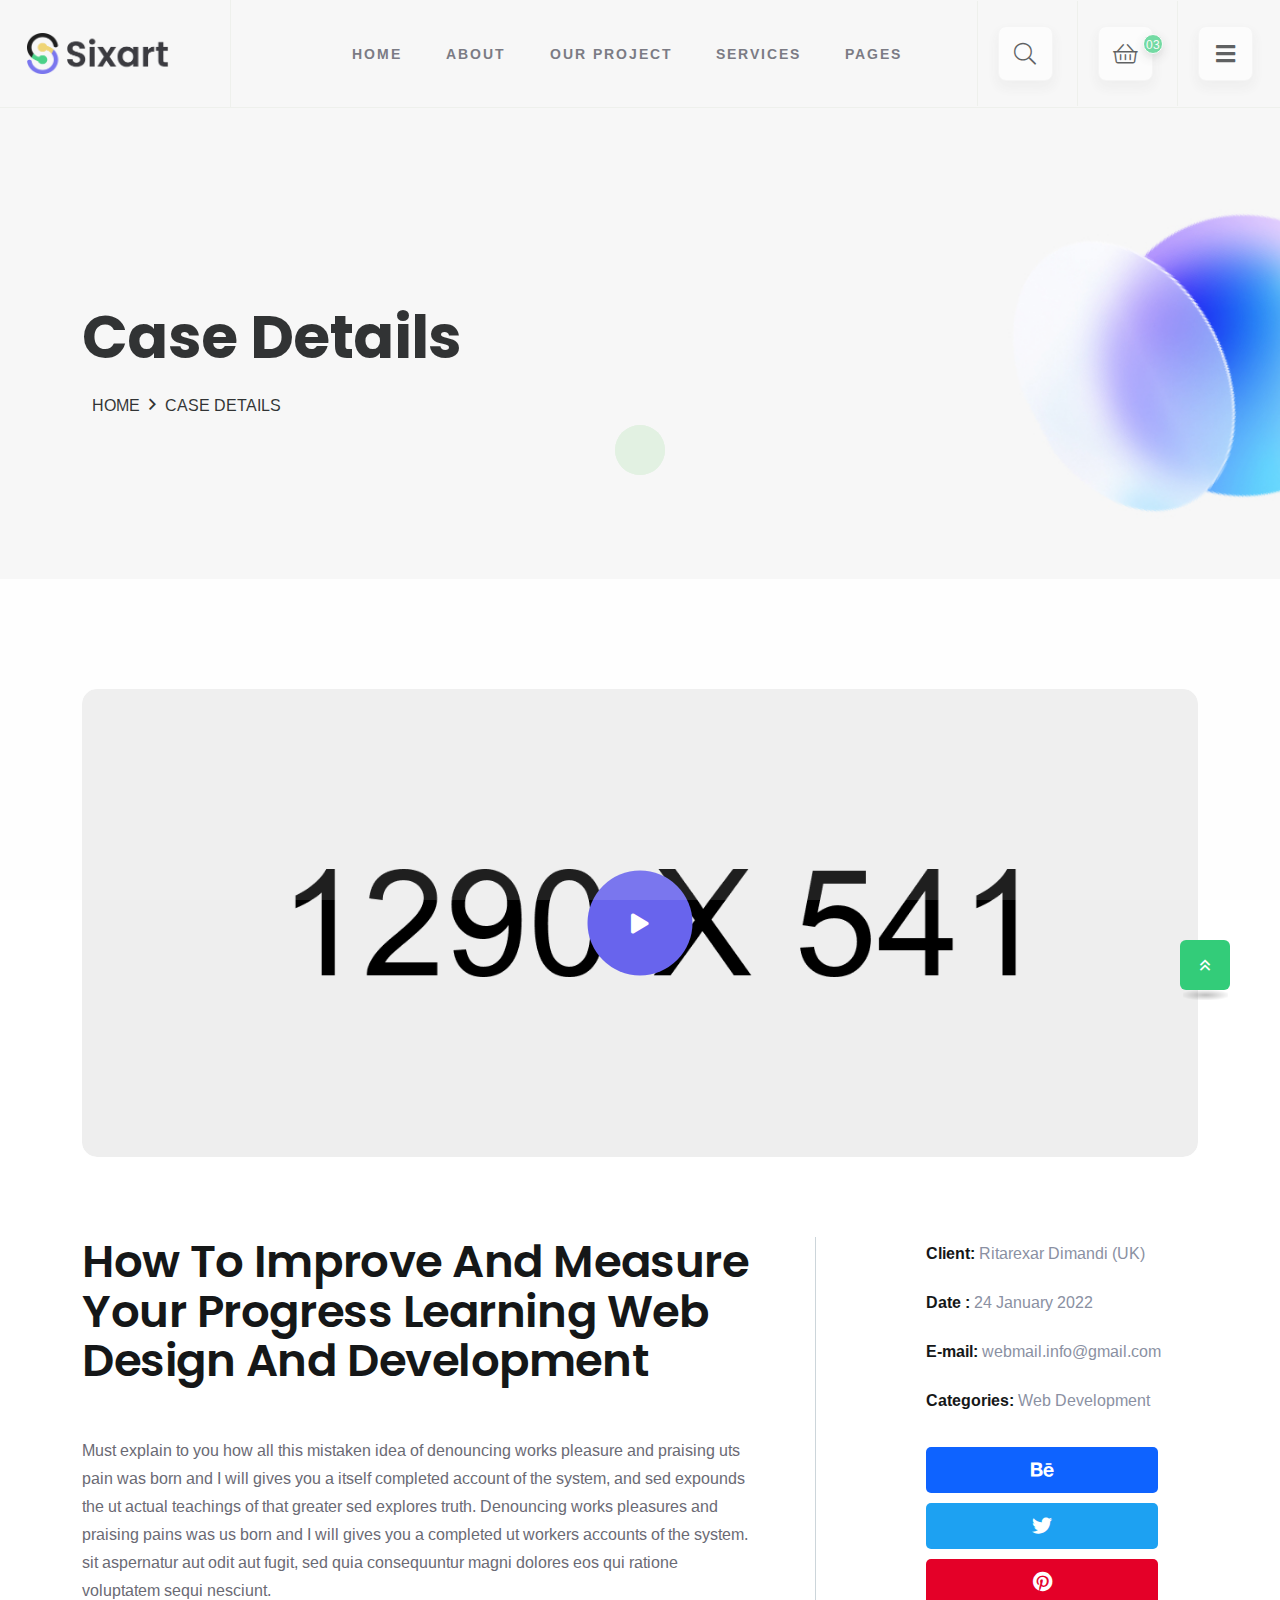
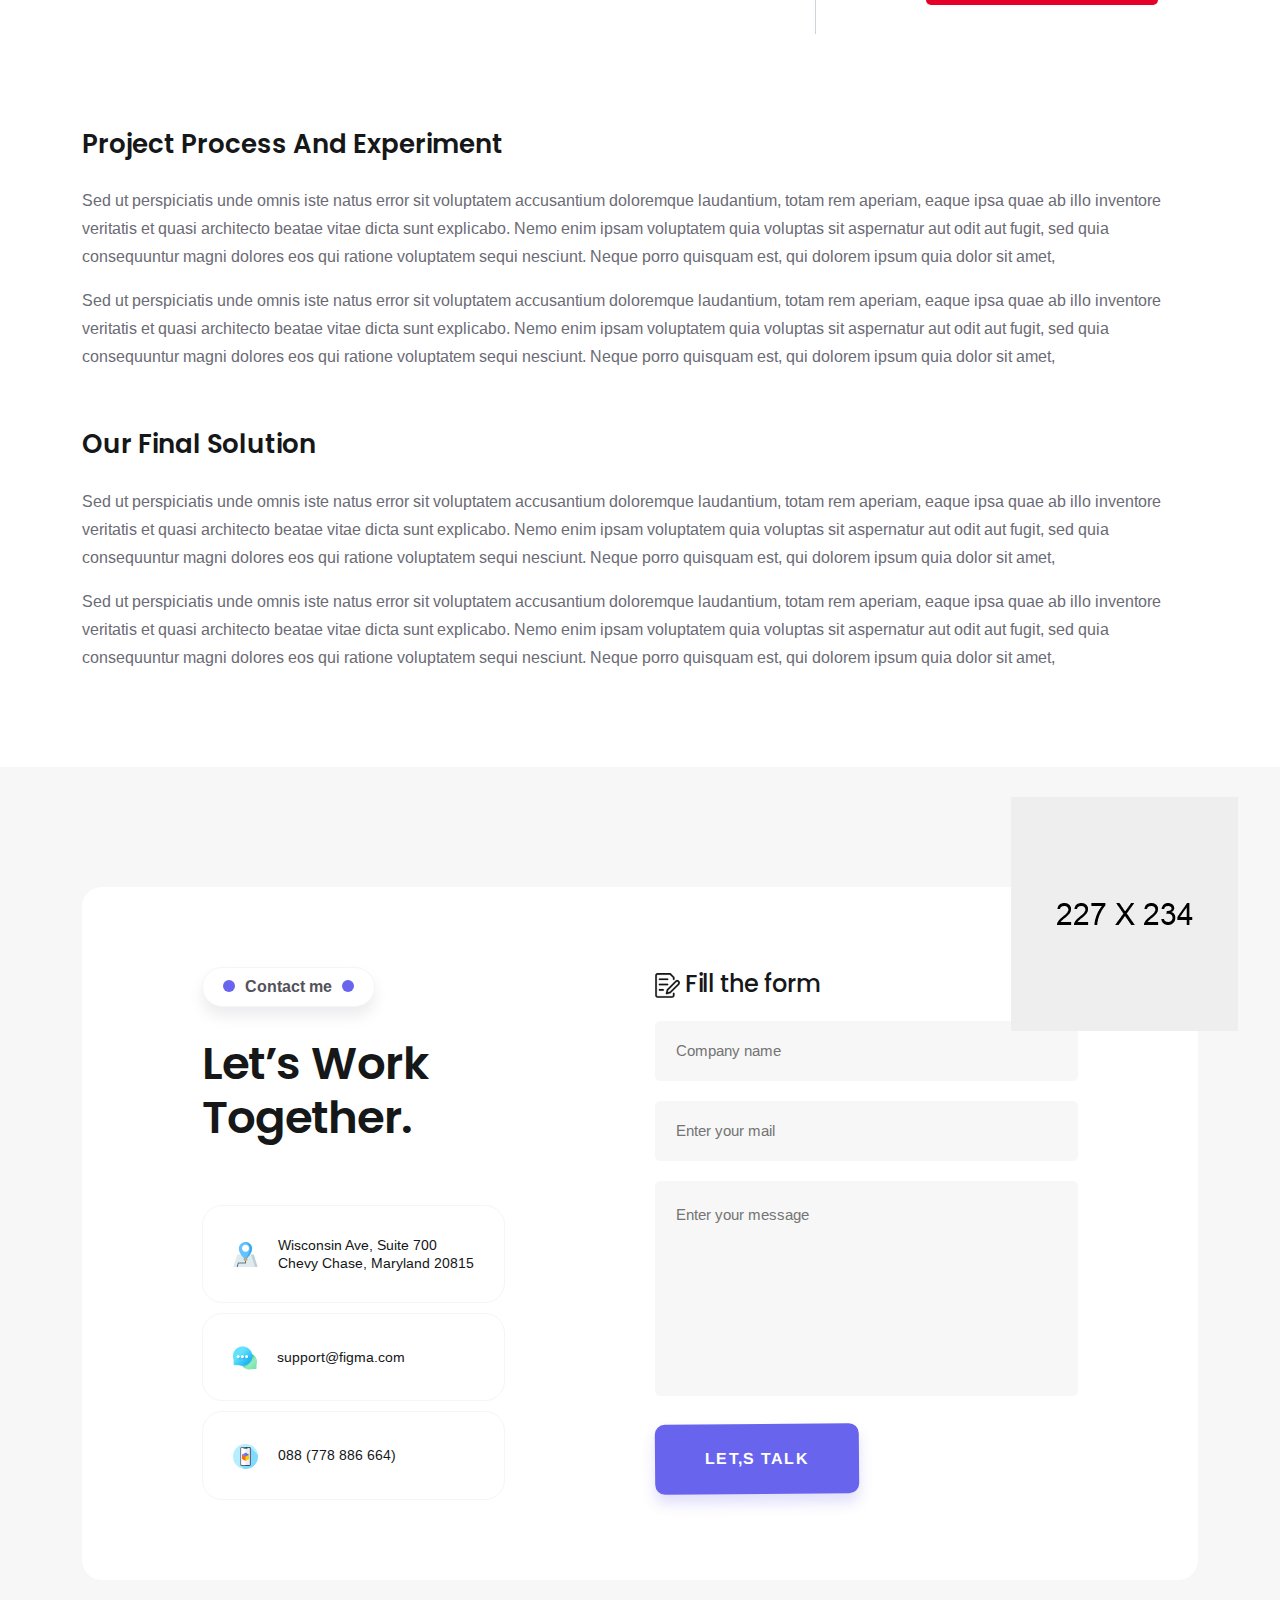
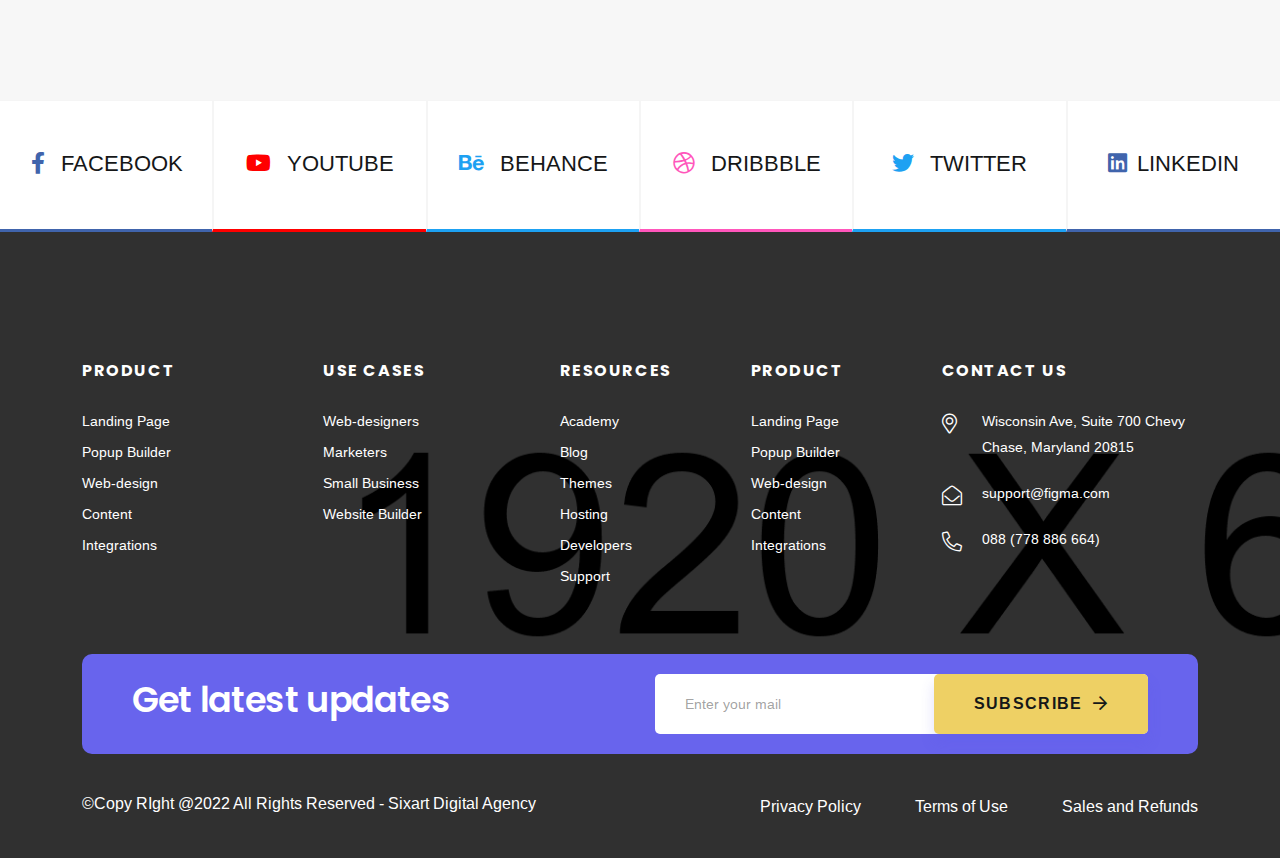
<file: case-details.html>
<!doctype html>
<html class="no-js" lang="zxx">

<head>
   <meta charset="utf-8">
   <meta http-equiv="x-ua-compatible" content="ie=edge">
   <title>Sixart Digital Agency HTML Template</title>
   <meta name="description" content="">
   <meta name="viewport" content="width=device-width, initial-scale=1">

   <!-- Place favicon.ico in the root directory -->
   <link rel="shortcut icon" type="image/x-icon" href="assets/img/favicon.png">

   <!-- CSS here -->
   <link rel="stylesheet" href="assets/css/bootstrap.min.css">
   <link rel="stylesheet" href="assets/css/animate.css">
   <link rel="stylesheet" href="assets/css/custom-animation.css">
   <link rel="stylesheet" href="assets/css/swiper-bundle.css">
   <link rel="stylesheet" href="assets/css/slick.css">
   <link rel="stylesheet" href="assets/css/nice-select.css">
   <link rel="stylesheet" href="assets/css/flaticon.css">
   <link rel="stylesheet" href="assets/css/meanmenu.css">
   <link rel="stylesheet" href="assets/css/font-awesome-pro.css">
   <link rel="stylesheet" href="assets/css/magnific-popup.css">
   <link rel="stylesheet" href="assets/css/spacing.css">
   <link rel="stylesheet" href="assets/css/style.css">
</head>

<body>

      <!-- preloader -->
      <div id="preloader">
         <div class="preloader">
               <span></span>
               <span></span>
         </div>
      </div>
      <!-- preloader end  -->


      <!-- tp-back to top-start -->
      <button class="scroll-top scroll-to-target" data-target="html">
         <i class="far fa-angle-double-up"></i>
     </button>
     <!-- tp-back to top-start -->

   <header>
      <!-- tp-header-area-start -->
      <div id="header-sticky" class="tp-header-area header-pl-pr header-transparent header-border-bottom">
         <div class="container-fluid">
            <div class="row g-0 align-items-center">
               <div class="col-xl-2 col-lg-2 col-md-4 col-6">
                  <div class="tp-logo tp-logo-border">
                     <a href="index.html">
                        <img src="assets/img/logo/logo.png" alt="">
                     </a>
                  </div>
               </div>
               <div class="col-xl-10 col-lg-10 col-md-8 col-6 d-flex justify-content-end">
                  <div class="tp-main-menu d-none d-xl-block">
                     <nav id="mobile-menu">
                        <ul>
                           <li><a href="index.html">Home</a>
                              <ul class="submenu">
                                 <li><a href="index.html">Home 01</a></li>
                                 <li><a href="index-2.html">Home 02</a></li>
                                 <li><a href="index-3.html">Home 03</a></li>
                              </ul>
                           </li>
                           <li><a href="about-us.html">About</a>
                              <ul class="submenu">
                                 <li><a href="about-me.html">About Me</a></li>
                                 <li><a href="about-us.html">About Us</a></li>
                              </ul>
                           </li>
                           <li><a href="case-details.html">Our Project</a>
                              <ul class="submenu">
                                 <li><a href="case-studies.html">Case Studies</a></li>
                                 <li><a href="case-details.html">Case Details</a></li>
                              </ul>
                           </li>
                           <li><a href="service-details.html">Services</a>
                              <ul class="submenu">
                                 <li><a href="service.html">Service</a></li>
                                 <li><a href="service-details.html">Service Details</a></li>
                              </ul>
                           </li>
                           <li><a href="#">Pages</a>
                              <ul class="submenu">
                                 <li><a href="blog.html">Blog Sidebar</a></li>
                                 <li><a href="blog-details.html">Blog Details</a></li>
                                 <li><a href="team.html">Team</a></li>
                                 <li><a href="shop.html">Shop</a></li>
                                 <li><a href="shop-details.html">Shop Details</a></li>
                                 <li><a href="price.html">Price</a></li>
                                 <li><a href="faq.html">Faq</a></li>
                                 <li><a href="cart.html">Cart</a></li>
                                 <li><a href="checkout.html">Checkout</a></li>
                                 <li><a href="contact.html">Contact</a></li>
                                 <li><a href="404.html">404</a></li>
                              </ul>
                           </li>
                        </ul>
                     </nav>
                  </div>
                  <div class="tp-header-right">
                     <ul>
                        <li class=" d-none d-md-inline-block search-wrapper">
                           <a class="tp-search-box" href="javascript:void(0)"><i class="tp-search-toggle fal fa-search"></i><i class="search-close  far fa-times"></i></a>
                           <div class="tp-search-form p-relative">
                              <form action="#">
                                 <input type="text" placeholder="Search ...">
                                 <button type="submit"><i class="far fa-search"></i></button>
                              </form>
                           </div>
                        </li>
                        <li class="d-none d-md-inline-block">
                           <a href="cart.html"><i class="fal fa-shopping-basket"></i><span>03</span></a>
                              <div class="minicart">
                                 <div>
                                    <div class="cart-img">
                                       <a href="product-details.html">
                                          <img src="assets/img/shop//shop-2.jpg" alt="">
                                       </a>
                                    </div>
                                    <div class="cart-content">
                                       <h3>
                                          <a href="product-details.html">Mobile - phone</a>
                                       </h3>
                                       <div class="cart-price">
                                          <span class="new">$ 22.9</span>
                                          <span>
                                                <del>$39.9</del>
                                          </span>
                                       </div>
                                    </div>
                                    <div class="del-icon">
                                       <a href="#">
                                          <i class="far fa-trash-alt"></i>
                                       </a>
                                    </div>
                                 </div>
                                 <div>
                                    <div class="cart-img">
                                       <a href="product-details.html">
                                          <img src="assets/img/shop/shop-1.jpg" alt="">
                                       </a>
                                    </div>
                                    <div class="cart-content">
                                       <h3>
                                          <a href="product-details.html">Gothelf learn UX</a>
                                       </h3>
                                       <div class="cart-price">
                                          <span class="new">$ 22.9</span>
                                          <span>
                                                <del>$39.9</del>
                                          </span>
                                       </div>
                                    </div>
                                    <div class="del-icon">
                                       <a href="#">
                                          <i class="far fa-trash-alt"></i>
                                       </a>
                                    </div>
                                 </div>
                                 <div>
                                       <div class="total-price">
                                          <span class="f-left">Total:</span>
                                          <span class="f-right">$100.0</span>
                                       </div>
                                 </div>
                                 <div>
                                       <div class="checkout-link">
                                          <a class="tp-btn-orange-radius w-100" href="cart.html">Shopping Cart</a>
                                          <a class="tp-btn-radius-2 w-100" href="checkout.html">Checkout</a>
                                       </div>
                                 </div>
                              </div>
                        </li>
                        <li><a class="tp-menu-bar" href="javascript:void(0)"><i class="fas fa-bars"></i></a></li>
                     </ul>
                  </div>
               </div>
            </div>
         </div>
      </div>
      <!-- tp-header-area-end -->
   </header>

   <!-- tp-offcanvus-area-start -->
      <div class="tp-offcanvas-area">
      <div class="tpoffcanvas">
         <div class="tpoffcanvas__close-btn">
            <button class="close-btn"><i class="fal fa-times"></i></button>
         </div>
         <div class="tpoffcanvas__logo pt-50">
            <a href="index.html">
               <img src="assets/img/logo/logo-white.png" alt="">
            </a>
         </div>
         <div class="tpoffcanvas__text">
            <p>Suspendisse interdum consectetur libero id. Fermentum leo vel orci porta non. Euismod viverra nibh cras pulvinar suspen.</p>
         </div>
         <div class="mobile-menu"></div>
         <div class="tpoffcanvas__info">
            <h3 class="offcanva-title">Get In Touch</h3>
            <div class="tp-info-wrapper mb-20 d-flex align-items-center">
               <div class="tpoffcanvas__info-icon">
                  <a href="#"><i class="fal fa-envelope"></i></a>
               </div>
               <div class="tpoffcanvas__info-address">
                  <span>Email</span>
                  <a href="maito:hello@yourmail.com">hello@yourmail.com</a>
               </div>
            </div>
            <div class="tp-info-wrapper mb-20 d-flex align-items-center">
               <div class="tpoffcanvas__info-icon">
                  <a href="#"><i class="fal fa-phone-alt"></i></a>
               </div>
               <div class="tpoffcanvas__info-address">
                  <span>Phone</span>
                  <a href="tel:(00)45611227890">(00) 456 1122 7890</a>
               </div>
            </div>
            <div class="tp-info-wrapper mb-20 d-flex align-items-center">
               <div class="tpoffcanvas__info-icon">
                  <a href="#"><i class="fas fa-map-marker-alt"></i></a>
               </div>
               <div class="tpoffcanvas__info-address">
                  <span>Location</span>
                  <a href="https://www.google.com/maps/@37.4801311,22.8928877,3z" target="_blank">Riverside 255, San Francisco, USA </a>
               </div>
            </div>
         </div>
         <div class="tpoffcanvas__social">
            <div class="social-icon">
               <a href="#"><i class="fab fa-twitter"></i></a>
               <a href="#"><i class="fab fa-instagram"></i></a>
               <a href="#"><i class="fab fa-facebook-square"></i></a>
               <a href="#"><i class="fab fa-dribbble"></i></a>
            </div>
         </div>
      </div>
      </div>
   
      <div class="body-overlay"></div>
   <!-- tp-offcanvus-area-end -->

   <main>

      <!-- breadcrumb area start -->
      <section class="breadcrumb__area breadcrumb-height include-bg p-relative" data-background="assets/img/breadcrumb/breadcurmb.jpg">
         <div class="container">
            <div class="row">
               <div class="col-xxl-12">
                  <div class="breadcrumb__content">
                     <h3 class="breadcrumb__title">Case Details</h3>
                     <div class="breadcrumb__list wow tpfadeUp" data-wow-duration=".9s">
                        <span><a href="#">Home</a></span>
                        <span class="dvdr"><i class="fa fa-angle-right"></i></span>
                        <span>Case Details</span>
                      </div>
                  </div>
               </div>
            </div>
         </div>
      </section>
      <!-- breadcrumb area end -->

      <!-- tp-abou-me-area-start -->
      <div class="am-about-area pt-110 pb-80">
         <div class="container">
            <div class="row">
               <div class="col-xl-12">
                  <div class="ac-ab-img p-relative fix">
                     <img src="assets/img/case/case-details.jpg" alt="">
                     <div class="tp-inner-play-button">
                        <a class="popup-video" href="https://www.youtube.com/watch?v=wnlK41gHuMk"><i class="fas fa-play"></i></a>
                     </div>
                  </div>
               </div>
            </div>
            <div class="row case-custom-space-1">
               <div class="col-xl-8">
                  <div class="sv-details-content case-custom-space-2">
                     <h4 class="case-details-title mb-50">How To Improve And Measure Your Progress Learning Web Design and Development</h4>
                     <p class="pb-30">Must explain to you how all this mistaken idea of denouncing works pleasure and praising uts pain was born and I will gives you a itself completed account of the system, and sed expounds the ut actual teachings of that greater sed explores truth. Denouncing works pleasures and praising pains was us born and I will gives you a completed ut workers accounts of the system. sit aspernatur aut odit aut fugit, sed quia consequuntur magni dolores eos qui ratione voluptatem sequi nesciunt.
                     </p>
                  </div>
               </div>
               <div class="col-xl-4">
                 <div class="row case-custom-space-3">
                     <div class="col-xl-12 col-lg-6 col-md-6">
                        <div class="amaboutinfo mb-30">
                           <div class="amaboutinfo__experience">
                              <p><b>Client:</b> Ritarexar Dimandi (UK)</p>
                              <p><b>Date :</b>  24 January 2022</p>
                              <p><a href="mailto:webmail.info@gmail.com"><b>E-mail:</b> webmail.info@gmail.com</a></p>
                              <p><a href="#"><b>Categories:</b> Web Development</a></p>  
                           </div>
                        </div>
                     </div>
                     <div class="col-xl-12 col-lg-6 col-md-6">
                        <div class="case-social-icon">
                           <a class="behance w-100" href="#"><i class="fab fa-behance"></i></a>
                           <a class="twitter w-100" href="#"><i class="fab fa-twitter"></i></a>
                           <a class="pinterest w-100" href="#"><i class="fab fa-pinterest "></i></a>
                        </div>
                     </div>
                 </div>
               </div>
            </div>
            <div class="row">
              <div class="col-xl-12">
                  <div class="sv-details-content case-sapce-top sv-details-md-space mb-60">
                     <h5 class="sv-details-title-sm pb-20">Project Process and Experiment</h5>
                     <p>
                       Sed ut perspiciatis unde omnis iste natus error sit voluptatem accusantium doloremque laudantium, totam rem aperiam, eaque ipsa quae ab illo inventore veritatis et quasi architecto beatae vitae dicta sunt explicabo. Nemo enim ipsam voluptatem quia voluptas sit aspernatur aut odit aut fugit, sed quia consequuntur magni dolores eos qui ratione voluptatem sequi nesciunt. Neque porro quisquam est, qui dolorem ipsum quia dolor sit amet,
                     </p>
                     <p>
                       Sed ut perspiciatis unde omnis iste natus error sit voluptatem accusantium doloremque laudantium, totam rem aperiam, eaque ipsa quae ab illo inventore veritatis et quasi architecto beatae vitae dicta sunt explicabo. Nemo enim ipsam voluptatem quia voluptas sit aspernatur aut odit aut fugit, sed quia consequuntur magni dolores eos qui ratione voluptatem sequi nesciunt. Neque porro quisquam est, qui dolorem ipsum quia dolor sit amet,
                     </p>
                  </div>
              </div>
              <div class="col-xl-12">
                  <div class="sv-details-content sv-details-md-space">
                     <h5 class="sv-details-title-sm pb-20">Our Final Solution</h5>
                     <p>
                        Sed ut perspiciatis unde omnis iste natus error sit voluptatem accusantium doloremque laudantium, totam rem aperiam, eaque ipsa quae ab illo inventore veritatis et quasi architecto beatae vitae dicta sunt explicabo. Nemo enim ipsam voluptatem quia voluptas sit aspernatur aut odit aut fugit, sed quia consequuntur magni dolores eos qui ratione voluptatem sequi nesciunt. Neque porro quisquam est, qui dolorem ipsum quia dolor sit amet,
                     </p>
                     <p>
                        Sed ut perspiciatis unde omnis iste natus error sit voluptatem accusantium doloremque laudantium, totam rem aperiam, eaque ipsa quae ab illo inventore veritatis et quasi architecto beatae vitae dicta sunt explicabo. Nemo enim ipsam voluptatem quia voluptas sit aspernatur aut odit aut fugit, sed quia consequuntur magni dolores eos qui ratione voluptatem sequi nesciunt. Neque porro quisquam est, qui dolorem ipsum quia dolor sit amet,
                     </p>
                  </div>
              </div>
            </div>
         </div>
      </div>
      <!-- tp-about-me-area-end -->

      <!-- tp-contact-area-start -->
      <div class="tp-contact-area grey-bg pt-120 pb-120">
         <div class="container">
            <div class="tp-contact-wrapper p-relative">
               <div class="tp-contact-shape d-none d-xl-block">
                  <img src="assets/img/cta/cta-1.png" alt="">
               </div>
               <div class="row">
                  <div class="col-xl-6 col-lg-6">
                     <div class="contact-us-sction-box mb-60">
                        <h4 class="tp-section-subtitle">Contact me</h4>
                        <h3 class="tp-section-title-xs">Let’s Work <br> Together.</h3>
                     </div>
                     <div class="contact-info">
                        <div class="contact-info-item d-flex align-items-center">
                           <div class="contact-icon">
                              <img src="assets/img/contact/contact-1.png" alt="">
                           </div>
                           <div class="contact-loaction">
                              <a href="https://www.google.com.bd/maps/place/United+States/@37.2756214,-104.656551,5z/data=!3m1!4b1!4m5!3m4!1s0x54eab584e432360b:0x1c3bb99243deb742!8m2!3d37.09024!4d-95.712891" target="_blank">Wisconsin Ave, Suite 700 <br> Chevy Chase, Maryland 20815</a>
                           </div>
                        </div>
                        <div class="contact-info-item d-flex align-items-center">
                           <div class="contact-icon">
                              <img src="assets/img/contact/contact-2.png" alt="">
                           </div>
                           <div class="contact-loaction">
                              <a href="mailto:support@figma.com">support@figma.com</a>
                           </div>
                        </div>
                        <div class="contact-info-item d-flex align-items-center">
                           <div class="contact-icon">
                              <img src="assets/img/contact/contact-3.png" alt="">
                           </div>
                           <div class="contact-loaction">
                              <a href="tel:08778886664)">088 (778 886 664)</a>
                           </div>
                        </div>
                     </div>
                  </div>
                  <div class="col-xl-6 col-lg-6">
                     <div class="tpcontact">
                        <div class="tpcontact__heading">
                           <h4 class="tp-contact-title mb-20">
                              <svg width="25" height="25" viewBox="0 0 25 25" fill="none"
                                 xmlns="http://www.w3.org/2000/svg">
                                 <path
                                    d="M22.9201 9.11169C22.8196 9.00949 22.6998 8.92831 22.5678 8.87286C22.4355 8.81732 22.2936 8.78872 22.1502 8.78872C22.0068 8.78872 21.8649 8.81732 21.7326 8.87286C21.6005 8.92835 21.4806 9.0096 21.38 9.1119C21.3799 9.11199 21.3798 9.11209 21.3797 9.11219L13.2476 17.2717L13.2281 17.2913L13.2214 17.3182L12.7524 19.2026L12.7121 19.3644L12.8738 19.3238L14.7499 18.8526L14.7768 18.8459L14.7964 18.8262L22.9197 10.6577C22.9198 10.6577 22.9198 10.6576 22.9199 10.6575C23.0218 10.5565 23.1027 10.4361 23.1579 10.3035C23.2131 10.1708 23.2415 10.0283 23.2415 9.88451C23.2415 9.74067 23.2131 9.59826 23.1579 9.46552C23.1027 9.33298 23.0219 9.2127 22.9201 9.11169ZM22.9201 9.11169C22.92 9.11154 22.9198 9.11141 22.9197 9.11127L22.8493 9.18228L22.9206 9.11219C22.9204 9.11202 22.9203 9.11186 22.9201 9.11169ZM15.1768 0.100017L15.1774 0.100013C15.2807 0.0994136 15.383 0.11929 15.4786 0.158513C15.5742 0.197727 15.6612 0.255516 15.7345 0.328588C15.7345 0.328604 15.7345 0.328619 15.7346 0.328635L19.2738 3.88363C19.2738 3.88364 19.2738 3.88364 19.2738 3.88365C19.3465 3.95734 19.4041 4.04475 19.4432 4.1409C19.4823 4.23705 19.5021 4.34002 19.5015 4.4439V4.44448V6.22227C19.5015 6.43164 19.4187 6.63234 19.2715 6.78026C19.1242 6.92815 18.9246 7.01116 18.7166 7.01116C18.5086 7.01116 18.309 6.92815 18.1617 6.78026C18.0145 6.63234 17.9317 6.43164 17.9317 6.22227V4.80893V4.76764L17.9025 4.73837L14.8849 1.70725L14.8556 1.6778H14.814H2.78764C2.52627 1.6778 2.2757 1.7821 2.09102 1.9676C1.90636 2.15309 1.8027 2.40457 1.8027 2.66669V22.2223C1.8027 22.4845 1.90636 22.736 2.09102 22.9214C2.2757 23.1069 2.52627 23.2112 2.78764 23.2112H16.9467C17.2081 23.2112 17.4587 23.1069 17.6433 22.9214C17.828 22.736 17.9317 22.4845 17.9317 22.2223V20.4446C17.9317 20.2352 18.0145 20.0345 18.1617 19.8866C18.309 19.7387 18.5086 19.6557 18.7166 19.6557C18.9246 19.6557 19.1242 19.7387 19.2715 19.8866C19.4187 20.0345 19.5015 20.2352 19.5015 20.4446V22.2223C19.5015 22.9032 19.2323 23.5561 18.7531 24.0374C18.2739 24.5187 17.6242 24.789 16.9467 24.789H2.78764C2.1102 24.789 1.46042 24.5187 0.981261 24.0374C0.502089 23.5561 0.232813 22.9032 0.232813 22.2223V2.66669C0.232813 1.98583 0.502089 1.33293 0.981262 0.85162C1.46042 0.370323 2.1102 0.100015 2.78764 0.100015L15.1768 0.100017ZM23.819 11.949H23.8652L15.7349 20.1156C15.7348 20.1157 15.7347 20.1158 15.7346 20.1159C15.6326 20.2166 15.5051 20.2874 15.366 20.3206L15.3649 20.3209L11.8251 21.2098L11.8251 21.2098L11.8222 21.2106C11.6896 21.2481 11.5495 21.2499 11.416 21.2157C11.2825 21.1816 11.1602 21.1127 11.0615 21.016C10.9628 20.9192 10.8912 20.798 10.8539 20.6646C10.8166 20.5311 10.8149 20.3902 10.849 20.2559L10.8492 20.2554L11.7341 16.6998L11.7344 16.6987C11.7675 16.5587 11.8381 16.4306 11.9384 16.3281C11.9384 16.328 11.9385 16.3279 11.9386 16.3278L20.2388 7.99061L20.2389 7.99071L20.2425 7.98667C20.4848 7.7154 20.7795 7.4966 21.1088 7.34361C21.438 7.19062 21.7948 7.10664 22.1574 7.09677C22.52 7.08691 22.8807 7.15137 23.2177 7.28624C23.5547 7.4211 23.8608 7.62355 24.1174 7.88124C24.3739 8.13893 24.5755 8.44646 24.7098 8.78508C24.8441 9.12369 24.9084 9.48626 24.8985 9.85065C24.8887 10.215 24.8051 10.5736 24.6527 10.9044C24.5003 11.2352 24.2825 11.5313 24.0124 11.7747L23.819 11.949ZM4.00264 16.331C4.14988 16.1831 4.34949 16.1001 4.55752 16.1001H8.09729C8.30533 16.1001 8.50494 16.1831 8.65217 16.331C8.79943 16.4789 8.88224 16.6796 8.88224 16.889C8.88224 17.0984 8.79943 17.2991 8.65218 17.447C8.50494 17.5949 8.30533 17.6779 8.09729 17.6779H4.55752C4.34949 17.6779 4.14988 17.5949 4.00264 17.447C3.85539 17.2991 3.77258 17.0984 3.77258 16.889C3.77258 16.6796 3.85539 16.4789 4.00264 16.331ZM4.55752 5.43337H12.522C12.73 5.43337 12.9296 5.51638 13.0769 5.66428C13.2241 5.81219 13.3069 6.0129 13.3069 6.22227C13.3069 6.43164 13.2241 6.63234 13.0769 6.78026C12.9296 6.92815 12.73 7.01116 12.522 7.01116H4.55752C4.34949 7.01116 4.14988 6.92815 4.00264 6.78026C3.85539 6.63234 3.77258 6.43164 3.77258 6.22227C3.77258 6.0129 3.85539 5.81219 4.00264 5.66428C4.14988 5.51638 4.34949 5.43337 4.55752 5.43337ZM13.0769 10.9976C13.2241 11.1455 13.3069 11.3463 13.3069 11.5556C13.3069 11.765 13.2241 11.9657 13.0769 12.1136C12.9296 12.2615 12.73 12.3445 12.522 12.3445H4.55752C4.34949 12.3445 4.14988 12.2615 4.00264 12.1136C3.85539 11.9657 3.77258 11.765 3.77258 11.5556C3.77258 11.3463 3.85539 11.1455 4.00264 10.9976C4.14988 10.8497 4.34949 10.7667 4.55752 10.7667H12.522C12.73 10.7667 12.9296 10.8497 13.0769 10.9976Z"
                                    fill="#171717" stroke="#0F0F0F" stroke-width="0.2" />
                              </svg>
                              Fill the form
                           </h4>
                        </div>
                        <div class="tpcontact__form">
                           <form action="#">
                              <input type="text" placeholder="Company name">
                              <input type="email" placeholder="Enter your mail">
                              <textarea placeholder="Enter your message"></textarea>
                           </form>
                           <button class="tp-btn">Let,s Talk</button>
                        </div>
                     </div>
                  </div>
               </div>
            </div>
         </div>
      </div>
      <!-- tp-contact-area-end -->

      <!-- tp-social-area-start -->
      <div class="tp-social-area social-space-bottom fix">
         <div class="container-fluid p-0">
            <div class="row g-0">
               <div class="col-lg-2 col-md-4 col-sm-6">
                  <a href="#">
                     <div class="tp-social-item">
                        <span><i class="fab fa-facebook-f"></i> Facebook</span>
                     </div>
                  </a>
               </div>
               <div class="col-lg-2 col-md-4 col-sm-6">
                  <a href="#">
                     <div class="tp-social-item tp-youtube">
                        <span><i class="fab fa-youtube"></i> youtube</span>
                     </div>
                  </a>
               </div>
               <div class="col-lg-2 col-md-4 col-sm-6">
                 <a href="#">
                     <div class="tp-social-item tp-behance">
                        <span><i class="fab fa-behance"></i> behance</span>
                     </div>
                 </a>
               </div>
               <div class="col-lg-2 col-md-4 col-sm-6">
                  <a href="#">
                     <div class="tp-social-item tp-dribble">
                        <span><i class="fab fa-dribbble"></i> dribbble</span>
                     </div>
                  </a>
               </div>
               <div class="col-lg-2 col-md-4 col-sm-6">
                  <a href="#">
                     <div class="tp-social-item tp-twitter">
                        <span><i class="fab fa-twitter"></i> twitter</span>
                     </div>
                  </a>
               </div>
               <div class="col-lg-2 col-md-4 col-sm-6">
                 <a href="#">
                     <div class="tp-social-item tp-linkedin">
                        <span><i class="fab fa-linkedin"></i>linkedin</span>
                     </div>
                 </a>
               </div>
            </div>
         </div>
      </div>
      <!-- tp-social-area-end -->
   </main>

   <footer>
      <!-- tp-footer-area-start -->
      <div class="tp-footer-area footer-bg pt-130" data-background="assets/img/footer/footer-bg.jpg">
         <div class="container">
            <div class="row">
               <div class="col-xl-2 col-lg-2 col-md-3 col-6 mb-30">
                  <div class="tp-footer-widget z-index-3">
                     <div class="tp-footer-widget__title">
                        <h4 class="tp-footer-title">Product</h4>
                     </div>
                     <div class="tp-footer-widget__list">
                        <ul>
                           <li><a href="index.html">Landing Page</a></li>
                           <li><a href="#">Popup Builder</a></li>
                           <li><a href="#">Web-design</a></li>
                           <li><a href="#">Content</a></li>
                           <li><a href="#">Integrations</a></li>
                        </ul>
                     </div>
                  </div>
               </div>
               <div class="col-xl-3 col-lg-2 col-md-3 col-6 mb-30">
                  <div class="tp-footer-widget footer-space-one z-index-3">
                     <div class="tp-footer-widget__title">
                        <h4 class="tp-footer-title">Use Cases</h4>
                     </div>
                     <div class="tp-footer-widget__list">
                        <ul>
                           <li><a href="#">Web-designers</a></li>
                           <li><a href="#">Marketers</a></li>
                           <li><a href="#">Small Business</a></li>
                           <li><a href="#">Website Builder</a></li>
                        </ul>
                     </div>
                  </div>
               </div>
               <div class="col-xl-2 col-lg-2 col-md-3 col-6 mb-30">
                  <div class="tp-footer-widget footer-space-two z-index-3">
                     <div class="tp-footer-widget__title">
                        <h4 class="tp-footer-title">Resources</h4>
                     </div>
                     <div class="tp-footer-widget__list">
                        <ul>
                           <li><a href="#">Academy</a></li>
                           <li><a href="blog-details.html">Blog</a></li>
                           <li><a href="#">Themes</a></li>
                           <li><a href="#">Hosting</a></li>
                           <li><a href="#">Developers</a></li>
                           <li><a href="contact.html">Support</a></li>
                        </ul>
                     </div>
                  </div>
               </div>
               <div class="col-xl-2 col-lg-2 col-md-3 col-6 mb-30">
                  <div class="tp-footer-widget footer-space-three z-index-3">
                     <div class="tp-footer-widget__title">
                        <h4 class="tp-footer-title">Product</h4>
                     </div>
                     <div class="tp-footer-widget__list">
                        <ul>
                           <li><a href="index.html">Landing Page</a></li>
                           <li><a href="#">Popup Builder</a></li>
                           <li><a href="#">Web-design</a></li>
                           <li><a href="#">Content</a></li>
                           <li><a href="#">Integrations</a></li>
                        </ul>
                     </div>
                  </div>
               </div>
               <div class="col-xl-3 col-lg-4 col-md-6 col-12 mb-30">
                  <div class="tp-footer-widget z-index-3">
                     <div class="tp-footer-widget__title">
                        <h4 class="tp-footer-title">Contact Us</h4>
                     </div>
                     <div class="tp-footer-widget__list">
                        <ul class="footer-position">
                           <li><a href="https://www.google.com/maps/@38.4999525,-103.0632285,6.46z" target="_blank">
                              <span><i class="fal fa-map-marker-alt"></i></span>
                              Wisconsin Ave, Suite 700
                              Chevy Chase, Maryland 20815</a>
                           </li>
                           <li><a href="mailto:support@figma">
                              <span><i class="fal fa-envelope-open"></i></span>
                              support@figma.com</a>
                           </li>
                           <li><a href="tel:778886664">
                              <span><i class="fal fa-phone-alt"></i></span>
                               088 (778 886 664)</a>
                           </li>
                        </ul>
                     </div>
                  </div>
               </div>
            </div>
            <div class="row">
               <div class="col-12">
                  <div class="tp-newsletter-wrapper z-index-3">
                     <div class="row align-items-center">
                        <div class="col-lg-6 col-md-12 col-12">
                           <div class="tp-newsletter">
                              <div class="tp-newsletter__title">
                                 <h4 class="tp-newsletter-title">Get latest updates</h4>
                              </div>
                           </div>
                        </div>
                        <div class="col-lg-6 col-md-12 col-12">
                           <div class="tp-newsletter">
                              <div class="tp-newsletter__input p-relative">
                                 <form action="#">
                                    <input type="email" placeholder="Enter your mail">
                                    <button class="tp-btn-yellow">Subscribe <i class="far fa-arrow-right"></i></button>
                                 </form>
                              </div>
                           </div>
                        </div>
                     </div>
                  </div>
               </div>
            </div>
            <div class="copy-right-wrapper z-index-3">
               <div class="row">
                  <div class="col-xl-6 col-lg-7 col-12">
                     <div class="copyright-left text-center text-lg-start">
                        <p>©Copy RIght @2022 All Rights Reserved - Sixart Digital Agency</p>
                     </div>
                  </div>
                  <div class="col-xl-6 col-lg-5 col-12">
                     <div class="copyright-right-side text-center text-lg-end">
                        <ul>
                           <li><a href="#">Privacy Policy</a></li>
                           <li><a href="#">Terms of Use</a></li>
                           <li><a href="#">Sales and Refunds</a></li>
                        </ul>
                     </div>
                  </div>
               </div>
           </div>
         </div>
      </div>
      <!-- tp-footer-area-end -->
      
   </footer>

   <!-- JS here -->
   <script src="assets/js/jquery.js"></script>
   <script src="assets/js/waypoints.js"></script>
   <script src="assets/js/bootstrap.bundle.min.js"></script>
   <script src="assets/js/swiper-bundle.js"></script>
   <script src="assets/js/slick.js"></script>
   <script src="assets/js/magnific-popup.js"></script>
   <script src="assets/js/counterup.js"></script>
   <script src="assets/js/wow.js"></script>
   <script src="assets/js/nice-select.js"></script>
   <script src="assets/js/meanmenu.js"></script>
   <script src="assets/js/isotope-pkgd.js"></script>
   <script src="assets/js/imagesloaded-pkgd.js"></script>
   <script src="assets/js/ajax-form.js"></script>
   <script src="assets/js/main.js"></script>



</body>

</html>
</file>
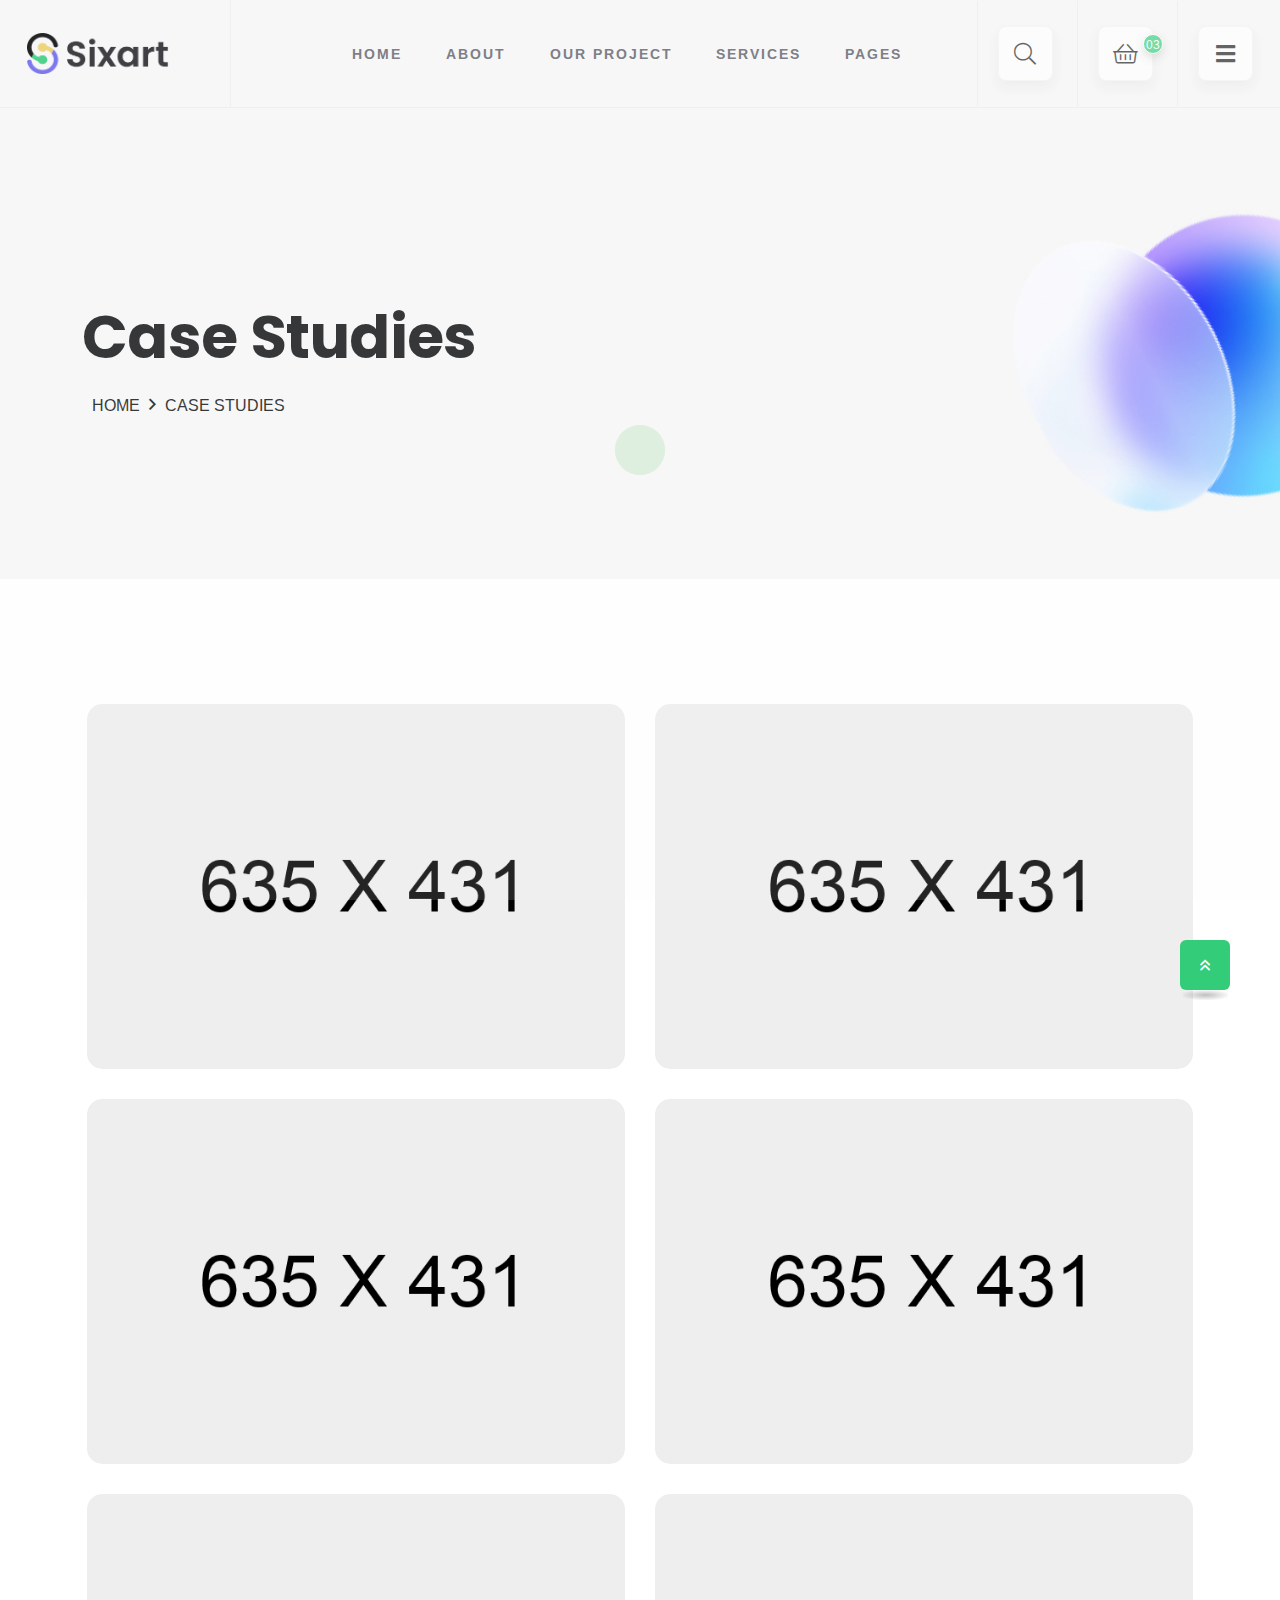
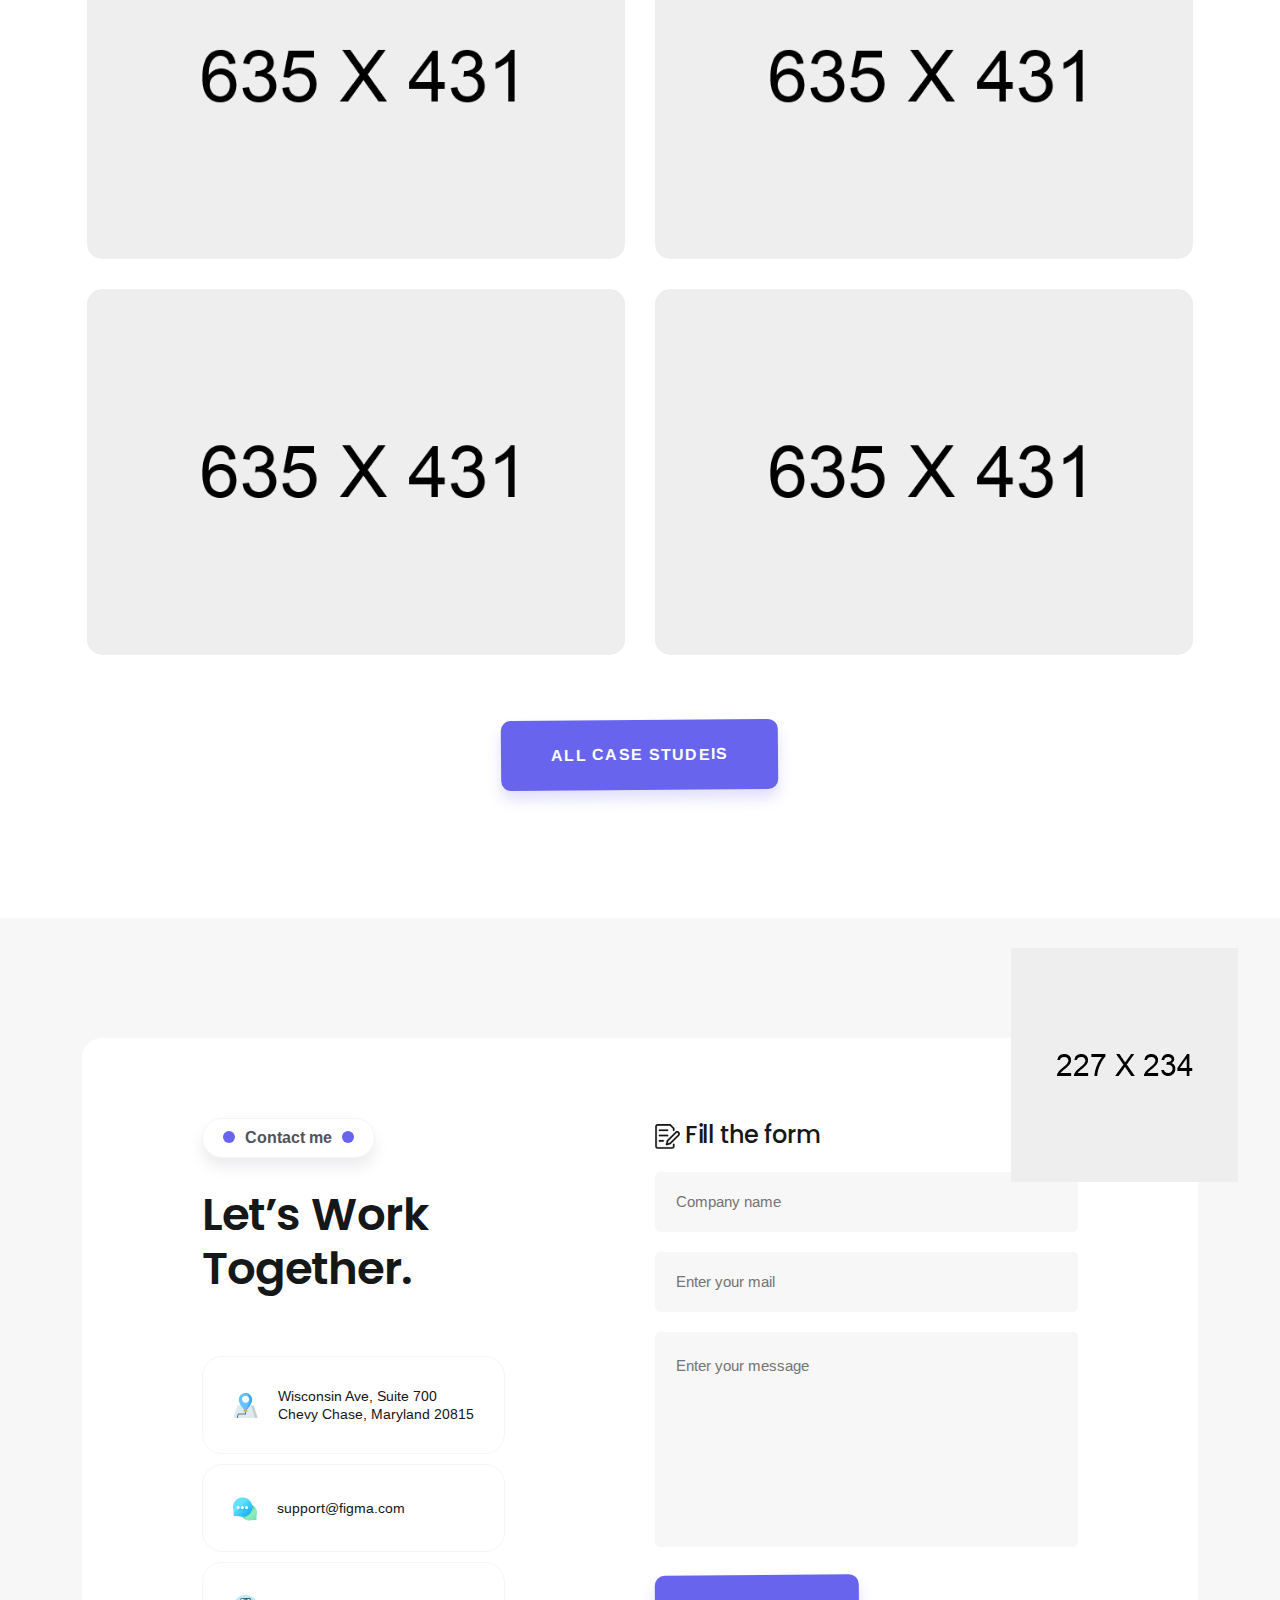
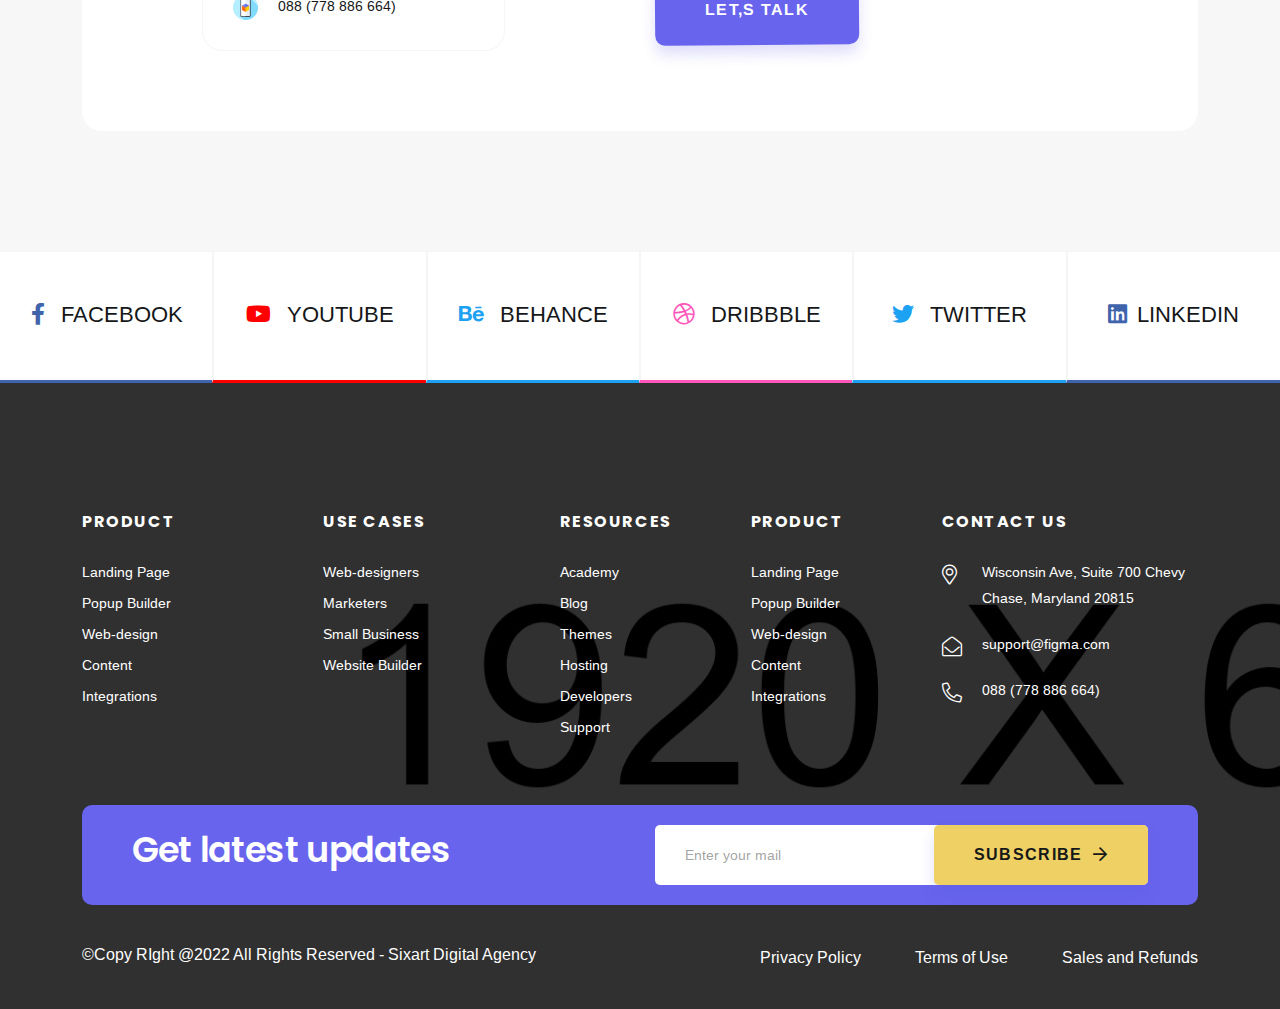
<file: case-studies.html>
<!doctype html>
<html class="no-js" lang="zxx">

<head>
   <meta charset="utf-8">
   <meta http-equiv="x-ua-compatible" content="ie=edge">
   <title>Sixart Digital Agency HTML Template</title>
   <meta name="description" content="">
   <meta name="viewport" content="width=device-width, initial-scale=1">

   <!-- Place favicon.ico in the root directory -->
   <link rel="shortcut icon" type="image/x-icon" href="assets/img/favicon.png">

   <!-- CSS here -->
   <link rel="stylesheet" href="assets/css/bootstrap.min.css">
   <link rel="stylesheet" href="assets/css/animate.css">
   <link rel="stylesheet" href="assets/css/custom-animation.css">
   <link rel="stylesheet" href="assets/css/swiper-bundle.css">
   <link rel="stylesheet" href="assets/css/slick.css">
   <link rel="stylesheet" href="assets/css/nice-select.css">
   <link rel="stylesheet" href="assets/css/flaticon.css">
   <link rel="stylesheet" href="assets/css/meanmenu.css">
   <link rel="stylesheet" href="assets/css/font-awesome-pro.css">
   <link rel="stylesheet" href="assets/css/magnific-popup.css">
   <link rel="stylesheet" href="assets/css/spacing.css">
   <link rel="stylesheet" href="assets/css/style.css">
</head>

<body>

      <!-- preloader -->
      <div id="preloader">
         <div class="preloader">
               <span></span>
               <span></span>
         </div>
      </div>
      <!-- preloader end  -->

   <header>

         <!-- tp-back to top-start -->
         <button class="scroll-top scroll-to-target" data-target="html">
            <i class="far fa-angle-double-up"></i>
         </button>
         <!-- tp-back to top-start -->


      <!-- tp-header-area-start -->
      <div id="header-sticky" class="tp-header-area header-pl-pr header-transparent header-border-bottom">
         <div class="container-fluid">
            <div class="row g-0 align-items-center">
               <div class="col-xl-2 col-lg-2 col-md-4 col-6">
                  <div class="tp-logo tp-logo-border">
                     <a href="index.html">
                        <img src="assets/img/logo/logo.png" alt="">
                     </a>
                  </div>
               </div>
               <div class="col-xl-10 col-lg-10 col-md-8 col-6 d-flex justify-content-end">
                  <div class="tp-main-menu d-none d-xl-block">
                     <nav id="mobile-menu">
                        <ul>
                           <li><a href="index.html">Home</a>
                              <ul class="submenu">
                                 <li><a href="index.html">Home 01</a></li>
                                 <li><a href="index-2.html">Home 02</a></li>
                                 <li><a href="index-3.html">Home 03</a></li>
                              </ul>
                           </li>
                           <li><a href="about-us.html">About</a>
                              <ul class="submenu">
                                 <li><a href="about-me.html">About Me</a></li>
                                 <li><a href="about-us.html">About Us</a></li>
                              </ul>
                           </li>
                           <li><a href="case-details.html">Our Project</a>
                              <ul class="submenu">
                                 <li><a href="case-studies.html">Case Studies</a></li>
                                 <li><a href="case-details.html">Case Details</a></li>
                              </ul>
                           </li>
                           <li><a href="service-details.html">Services</a>
                              <ul class="submenu">
                                 <li><a href="service.html">Service</a></li>
                                 <li><a href="service-details.html">Service Details</a></li>
                              </ul>
                           </li>
                           <li><a href="#">Pages</a>
                              <ul class="submenu">
                                 <li><a href="blog.html">Blog Sidebar</a></li>
                                 <li><a href="blog-details.html">Blog Details</a></li>
                                 <li><a href="team.html">Team</a></li>
                                 <li><a href="shop.html">Shop</a></li>
                                 <li><a href="shop-details.html">Shop Details</a></li>
                                 <li><a href="price.html">Price</a></li>
                                 <li><a href="faq.html">Faq</a></li>
                                 <li><a href="cart.html">Cart</a></li>
                                 <li><a href="checkout.html">Checkout</a></li>
                                 <li><a href="contact.html">Contact</a></li>
                                 <li><a href="404.html">404</a></li>
                              </ul>
                           </li>
                        </ul>
                     </nav>
                  </div>
                  <div class="tp-header-right">
                     <ul>
                        <li class=" d-none d-md-inline-block search-wrapper">
                           <a class="tp-search-box" href="javascript:void(0)"><i class="tp-search-toggle fal fa-search"></i><i class="search-close  far fa-times"></i></a>
                           <div class="tp-search-form p-relative">
                              <form action="#">
                                 <input type="text" placeholder="Search ...">
                                 <button type="submit"><i class="far fa-search"></i></button>
                              </form>
                           </div>
                        </li>
                        <li class="d-none d-md-inline-block">
                           <a href="cart.html"><i class="fal fa-shopping-basket"></i><span>03</span></a>
                              <div class="minicart">
                                 <div>
                                    <div class="cart-img">
                                       <a href="product-details.html">
                                          <img src="assets/img/shop//shop-2.jpg" alt="">
                                       </a>
                                    </div>
                                    <div class="cart-content">
                                       <h3>
                                          <a href="product-details.html">Mobile - phone</a>
                                       </h3>
                                       <div class="cart-price">
                                          <span class="new">$ 22.9</span>
                                          <span>
                                                <del>$39.9</del>
                                          </span>
                                       </div>
                                    </div>
                                    <div class="del-icon">
                                       <a href="#">
                                          <i class="far fa-trash-alt"></i>
                                       </a>
                                    </div>
                                 </div>
                                 <div>
                                    <div class="cart-img">
                                       <a href="product-details.html">
                                          <img src="assets/img/shop/shop-1.jpg" alt="">
                                       </a>
                                    </div>
                                    <div class="cart-content">
                                       <h3>
                                          <a href="product-details.html">Gothelf learn UX</a>
                                       </h3>
                                       <div class="cart-price">
                                          <span class="new">$ 22.9</span>
                                          <span>
                                                <del>$39.9</del>
                                          </span>
                                       </div>
                                    </div>
                                    <div class="del-icon">
                                       <a href="#">
                                          <i class="far fa-trash-alt"></i>
                                       </a>
                                    </div>
                                 </div>
                                 <div>
                                       <div class="total-price">
                                          <span class="f-left">Total:</span>
                                          <span class="f-right">$100.0</span>
                                       </div>
                                 </div>
                                 <div>
                                       <div class="checkout-link">
                                          <a class="tp-btn-orange-radius w-100" href="cart.html">Shopping Cart</a>
                                          <a class="tp-btn-radius-2 w-100" href="checkout.html">Checkout</a>
                                       </div>
                                 </div>
                              </div>
                        </li>
                        <li><a class="tp-menu-bar" href="javascript:void(0)"><i class="fas fa-bars"></i></a></li>
                     </ul>
                  </div>
               </div>
            </div>
         </div>
      </div>
      <!-- tp-header-area-end -->
   </header>

   <!-- tp-offcanvus-area-start -->
      <div class="tp-offcanvas-area">
      <div class="tpoffcanvas">
         <div class="tpoffcanvas__close-btn">
            <button class="close-btn"><i class="fal fa-times"></i></button>
         </div>
         <div class="tpoffcanvas__logo pt-50">
            <a href="index.html">
               <img src="assets/img/logo/logo-white.png" alt="">
            </a>
         </div>
         <div class="tpoffcanvas__text">
            <p>Suspendisse interdum consectetur libero id. Fermentum leo vel orci porta non. Euismod viverra nibh cras pulvinar suspen.</p>
         </div>
         <div class="mobile-menu"></div>
         <div class="tpoffcanvas__info">
            <h3 class="offcanva-title">Get In Touch</h3>
            <div class="tp-info-wrapper mb-20 d-flex align-items-center">
               <div class="tpoffcanvas__info-icon">
                  <a href="#"><i class="fal fa-envelope"></i></a>
               </div>
               <div class="tpoffcanvas__info-address">
                  <span>Email</span>
                  <a href="maito:hello@yourmail.com">hello@yourmail.com</a>
               </div>
            </div>
            <div class="tp-info-wrapper mb-20 d-flex align-items-center">
               <div class="tpoffcanvas__info-icon">
                  <a href="#"><i class="fal fa-phone-alt"></i></a>
               </div>
               <div class="tpoffcanvas__info-address">
                  <span>Phone</span>
                  <a href="tel:(00)45611227890">(00) 456 1122 7890</a>
               </div>
            </div>
            <div class="tp-info-wrapper mb-20 d-flex align-items-center">
               <div class="tpoffcanvas__info-icon">
                  <a href="#"><i class="fas fa-map-marker-alt"></i></a>
               </div>
               <div class="tpoffcanvas__info-address">
                  <span>Location</span>
                  <a href="https://www.google.com/maps/@37.4801311,22.8928877,3z" target="_blank">Riverside 255, San Francisco, USA </a>
               </div>
            </div>
         </div>
         <div class="tpoffcanvas__social">
            <div class="social-icon">
               <a href="#"><i class="fab fa-twitter"></i></a>
               <a href="#"><i class="fab fa-instagram"></i></a>
               <a href="#"><i class="fab fa-facebook-square"></i></a>
               <a href="#"><i class="fab fa-dribbble"></i></a>
            </div>
         </div>
      </div>
      </div>
   
      <div class="body-overlay"></div>
   <!-- tp-offcanvus-area-end -->

   <main>

      <!-- breadcrumb area start -->
      <section class="breadcrumb__area breadcrumb-height include-bg p-relative" data-background="assets/img/breadcrumb/breadcurmb.jpg">
         <div class="container">
            <div class="row">
               <div class="col-xxl-12">
                  <div class="breadcrumb__content">
                     <h3 class="breadcrumb__title">Case Studies</h3>
                     <div class="breadcrumb__list wow tpfadeUp" data-wow-duration=".9s">
                        <span><a href="#">Home</a></span>
                        <span class="dvdr"><i class="fa fa-angle-right"></i></span>
                        <span>Case Studies</span>
                      </div>
                  </div>
               </div>
            </div>
         </div>
      </section>
      <!-- breadcrumb area end -->
    
      <!-- tp-case-area-start -->
      <div class="tp-case-area pt-120 pb-120">
         <div class="container">
            <div class="row gx-20">
               <div class="col-xl-6 col-lg-6">
                  <div class="tp-case-thumb p-relative fix mb-20">
                     <img src="assets/img/case/case-1.jpg" alt="">
                     <div class="case-icon">
                        <a href="case-details.html"><i class="fas fa-arrow-alt-up"></i></a>
                     </div>
                  </div>
               </div>
               <div class="col-xl-6 col-lg-6">
                  <div class="tp-case-thumb p-relative fix mb-20">
                     <img src="assets/img/case/case-2.jpg" alt="">
                     <div class="case-icon">
                        <a href="case-details.html"><i class="fas fa-arrow-alt-up"></i></a>
                     </div>
                  </div>
               </div>
               <div class="col-xl-6 col-lg-6">
                  <div class="tp-case-thumb p-relative fix mb-20">
                     <img src="assets/img/case/case-3.jpg" alt="">
                     <div class="case-icon">
                        <a href="case-details.html"><i class="fas fa-arrow-alt-up"></i></a>
                     </div>
                  </div>
               </div>
               <div class="col-xl-6 col-lg-6">
                  <div class="tp-case-thumb p-relative fix mb-20">
                     <img src="assets/img/case/case-4.jpg" alt="">
                     <div class="case-icon">
                        <a href="case-details.html"><i class="fas fa-arrow-alt-up"></i></a>
                     </div>
                  </div>
               </div>
               <div class="col-xl-6 col-lg-6">
                  <div class="tp-case-thumb p-relative fix mb-20">
                     <img src="assets/img/case/case-3-1.jpg" alt="">
                     <div class="case-icon">
                        <a href="case-details.html"><i class="fas fa-arrow-alt-up"></i></a>
                     </div>
                  </div>
               </div>
               <div class="col-xl-6 col-lg-6">
                  <div class="tp-case-thumb p-relative fix mb-20">
                     <img src="assets/img/case/case-3-2.jpg" alt="">
                     <div class="case-icon">
                        <a href="case-details.html"><i class="fas fa-arrow-alt-up"></i></a>
                     </div>
                  </div>
               </div>
               <div class="col-xl-6 col-lg-6">
                  <div class="tp-case-thumb p-relative fix mb-20">
                     <img src="assets/img/case/case-3-3.jpg" alt="">
                     <div class="case-icon">
                        <a href="case-details.html"><i class="fas fa-arrow-alt-up"></i></a>
                     </div>
                  </div>
               </div>
               <div class="col-xl-6 col-lg-6">
                  <div class="tp-case-thumb p-relative fix mb-20">
                     <img src="assets/img/case/case-3-4.jpg" alt="">
                     <div class="case-icon">
                        <a href="case-details.html"><i class="fas fa-arrow-alt-up"></i></a>
                     </div>
                  </div>
               </div>
            </div>
            <div class="row">
               <div class="col-xl-12">
                  <div class="tp-case-button text-center mt-40">
                     <a class="tp-btn" href="case-details.html">all Case studeis</a>
                  </div>
               </div>
            </div>
         </div>
      </div>
      <!-- tp-case-area-end -->

      <!-- tp-contact-area-start -->
      <div class="tp-contact-area grey-bg pt-120 pb-120">
         <div class="container">
            <div class="tp-contact-wrapper p-relative">
               <div class="tp-contact-shape d-none d-xl-block">
                  <img src="assets/img/cta/cta-1.png" alt="">
               </div>
               <div class="row">
                  <div class="col-xl-6 col-lg-6">
                     <div class="contact-us-sction-box mb-60">
                        <h4 class="tp-section-subtitle">Contact me</h4>
                        <h3 class="tp-section-title-xs">Let’s Work <br> Together.</h3>
                     </div>
                     <div class="contact-info">
                        <div class="contact-info-item d-flex align-items-center">
                           <div class="contact-icon">
                              <img src="assets/img/contact/contact-1.png" alt="">
                           </div>
                           <div class="contact-loaction">
                              <a href="https://www.google.com.bd/maps/place/United+States/@37.2756214,-104.656551,5z/data=!3m1!4b1!4m5!3m4!1s0x54eab584e432360b:0x1c3bb99243deb742!8m2!3d37.09024!4d-95.712891" target="_blank">Wisconsin Ave, Suite 700 <br> Chevy Chase, Maryland 20815</a>
                           </div>
                        </div>
                        <div class="contact-info-item d-flex align-items-center">
                           <div class="contact-icon">
                              <img src="assets/img/contact/contact-2.png" alt="">
                           </div>
                           <div class="contact-loaction">
                              <a href="mailto:support@figma.com">support@figma.com</a>
                           </div>
                        </div>
                        <div class="contact-info-item d-flex align-items-center">
                           <div class="contact-icon">
                              <img src="assets/img/contact/contact-3.png" alt="">
                           </div>
                           <div class="contact-loaction">
                              <a href="tel:08778886664)">088 (778 886 664)</a>
                           </div>
                        </div>
                     </div>
                  </div>
                  <div class="col-xl-6 col-lg-6">
                     <div class="tpcontact">
                        <div class="tpcontact__heading">
                           <h4 class="tp-contact-title mb-20">
                              <svg width="25" height="25" viewBox="0 0 25 25" fill="none"
                                 xmlns="http://www.w3.org/2000/svg">
                                 <path
                                    d="M22.9201 9.11169C22.8196 9.00949 22.6998 8.92831 22.5678 8.87286C22.4355 8.81732 22.2936 8.78872 22.1502 8.78872C22.0068 8.78872 21.8649 8.81732 21.7326 8.87286C21.6005 8.92835 21.4806 9.0096 21.38 9.1119C21.3799 9.11199 21.3798 9.11209 21.3797 9.11219L13.2476 17.2717L13.2281 17.2913L13.2214 17.3182L12.7524 19.2026L12.7121 19.3644L12.8738 19.3238L14.7499 18.8526L14.7768 18.8459L14.7964 18.8262L22.9197 10.6577C22.9198 10.6577 22.9198 10.6576 22.9199 10.6575C23.0218 10.5565 23.1027 10.4361 23.1579 10.3035C23.2131 10.1708 23.2415 10.0283 23.2415 9.88451C23.2415 9.74067 23.2131 9.59826 23.1579 9.46552C23.1027 9.33298 23.0219 9.2127 22.9201 9.11169ZM22.9201 9.11169C22.92 9.11154 22.9198 9.11141 22.9197 9.11127L22.8493 9.18228L22.9206 9.11219C22.9204 9.11202 22.9203 9.11186 22.9201 9.11169ZM15.1768 0.100017L15.1774 0.100013C15.2807 0.0994136 15.383 0.11929 15.4786 0.158513C15.5742 0.197727 15.6612 0.255516 15.7345 0.328588C15.7345 0.328604 15.7345 0.328619 15.7346 0.328635L19.2738 3.88363C19.2738 3.88364 19.2738 3.88364 19.2738 3.88365C19.3465 3.95734 19.4041 4.04475 19.4432 4.1409C19.4823 4.23705 19.5021 4.34002 19.5015 4.4439V4.44448V6.22227C19.5015 6.43164 19.4187 6.63234 19.2715 6.78026C19.1242 6.92815 18.9246 7.01116 18.7166 7.01116C18.5086 7.01116 18.309 6.92815 18.1617 6.78026C18.0145 6.63234 17.9317 6.43164 17.9317 6.22227V4.80893V4.76764L17.9025 4.73837L14.8849 1.70725L14.8556 1.6778H14.814H2.78764C2.52627 1.6778 2.2757 1.7821 2.09102 1.9676C1.90636 2.15309 1.8027 2.40457 1.8027 2.66669V22.2223C1.8027 22.4845 1.90636 22.736 2.09102 22.9214C2.2757 23.1069 2.52627 23.2112 2.78764 23.2112H16.9467C17.2081 23.2112 17.4587 23.1069 17.6433 22.9214C17.828 22.736 17.9317 22.4845 17.9317 22.2223V20.4446C17.9317 20.2352 18.0145 20.0345 18.1617 19.8866C18.309 19.7387 18.5086 19.6557 18.7166 19.6557C18.9246 19.6557 19.1242 19.7387 19.2715 19.8866C19.4187 20.0345 19.5015 20.2352 19.5015 20.4446V22.2223C19.5015 22.9032 19.2323 23.5561 18.7531 24.0374C18.2739 24.5187 17.6242 24.789 16.9467 24.789H2.78764C2.1102 24.789 1.46042 24.5187 0.981261 24.0374C0.502089 23.5561 0.232813 22.9032 0.232813 22.2223V2.66669C0.232813 1.98583 0.502089 1.33293 0.981262 0.85162C1.46042 0.370323 2.1102 0.100015 2.78764 0.100015L15.1768 0.100017ZM23.819 11.949H23.8652L15.7349 20.1156C15.7348 20.1157 15.7347 20.1158 15.7346 20.1159C15.6326 20.2166 15.5051 20.2874 15.366 20.3206L15.3649 20.3209L11.8251 21.2098L11.8251 21.2098L11.8222 21.2106C11.6896 21.2481 11.5495 21.2499 11.416 21.2157C11.2825 21.1816 11.1602 21.1127 11.0615 21.016C10.9628 20.9192 10.8912 20.798 10.8539 20.6646C10.8166 20.5311 10.8149 20.3902 10.849 20.2559L10.8492 20.2554L11.7341 16.6998L11.7344 16.6987C11.7675 16.5587 11.8381 16.4306 11.9384 16.3281C11.9384 16.328 11.9385 16.3279 11.9386 16.3278L20.2388 7.99061L20.2389 7.99071L20.2425 7.98667C20.4848 7.7154 20.7795 7.4966 21.1088 7.34361C21.438 7.19062 21.7948 7.10664 22.1574 7.09677C22.52 7.08691 22.8807 7.15137 23.2177 7.28624C23.5547 7.4211 23.8608 7.62355 24.1174 7.88124C24.3739 8.13893 24.5755 8.44646 24.7098 8.78508C24.8441 9.12369 24.9084 9.48626 24.8985 9.85065C24.8887 10.215 24.8051 10.5736 24.6527 10.9044C24.5003 11.2352 24.2825 11.5313 24.0124 11.7747L23.819 11.949ZM4.00264 16.331C4.14988 16.1831 4.34949 16.1001 4.55752 16.1001H8.09729C8.30533 16.1001 8.50494 16.1831 8.65217 16.331C8.79943 16.4789 8.88224 16.6796 8.88224 16.889C8.88224 17.0984 8.79943 17.2991 8.65218 17.447C8.50494 17.5949 8.30533 17.6779 8.09729 17.6779H4.55752C4.34949 17.6779 4.14988 17.5949 4.00264 17.447C3.85539 17.2991 3.77258 17.0984 3.77258 16.889C3.77258 16.6796 3.85539 16.4789 4.00264 16.331ZM4.55752 5.43337H12.522C12.73 5.43337 12.9296 5.51638 13.0769 5.66428C13.2241 5.81219 13.3069 6.0129 13.3069 6.22227C13.3069 6.43164 13.2241 6.63234 13.0769 6.78026C12.9296 6.92815 12.73 7.01116 12.522 7.01116H4.55752C4.34949 7.01116 4.14988 6.92815 4.00264 6.78026C3.85539 6.63234 3.77258 6.43164 3.77258 6.22227C3.77258 6.0129 3.85539 5.81219 4.00264 5.66428C4.14988 5.51638 4.34949 5.43337 4.55752 5.43337ZM13.0769 10.9976C13.2241 11.1455 13.3069 11.3463 13.3069 11.5556C13.3069 11.765 13.2241 11.9657 13.0769 12.1136C12.9296 12.2615 12.73 12.3445 12.522 12.3445H4.55752C4.34949 12.3445 4.14988 12.2615 4.00264 12.1136C3.85539 11.9657 3.77258 11.765 3.77258 11.5556C3.77258 11.3463 3.85539 11.1455 4.00264 10.9976C4.14988 10.8497 4.34949 10.7667 4.55752 10.7667H12.522C12.73 10.7667 12.9296 10.8497 13.0769 10.9976Z"
                                    fill="#171717" stroke="#0F0F0F" stroke-width="0.2" />
                              </svg>
                              Fill the form
                           </h4>
                        </div>
                        <div class="tpcontact__form">
                           <form action="#">
                              <input type="text" placeholder="Company name">
                              <input type="email" placeholder="Enter your mail">
                              <textarea placeholder="Enter your message"></textarea>
                           </form>
                           <button class="tp-btn">Let,s Talk</button>
                        </div>
                     </div>
                  </div>
               </div>
            </div>
         </div>
      </div>
      <!-- tp-contact-area-end -->

      <!-- tp-social-area-start -->
      <div class="tp-social-area social-space-bottom fix">
         <div class="container-fluid p-0">
            <div class="row g-0">
               <div class="col-lg-2 col-md-4 col-sm-6">
                  <a href="#">
                     <div class="tp-social-item">
                        <span><i class="fab fa-facebook-f"></i> Facebook</span>
                     </div>
                  </a>
               </div>
               <div class="col-lg-2 col-md-4 col-sm-6">
                  <a href="#">
                     <div class="tp-social-item tp-youtube">
                        <span><i class="fab fa-youtube"></i> youtube</span>
                     </div>
                  </a>
               </div>
               <div class="col-lg-2 col-md-4 col-sm-6">
                 <a href="#">
                     <div class="tp-social-item tp-behance">
                        <span><i class="fab fa-behance"></i> behance</span>
                     </div>
                 </a>
               </div>
               <div class="col-lg-2 col-md-4 col-sm-6">
                  <a href="#">
                     <div class="tp-social-item tp-dribble">
                        <span><i class="fab fa-dribbble"></i> dribbble</span>
                     </div>
                  </a>
               </div>
               <div class="col-lg-2 col-md-4 col-sm-6">
                  <a href="#">
                     <div class="tp-social-item tp-twitter">
                        <span><i class="fab fa-twitter"></i> twitter</span>
                     </div>
                  </a>
               </div>
               <div class="col-lg-2 col-md-4 col-sm-6">
                 <a href="#">
                     <div class="tp-social-item tp-linkedin">
                        <span><i class="fab fa-linkedin"></i>linkedin</span>
                     </div>
                 </a>
               </div>
            </div>
         </div>
      </div>
      <!-- tp-social-area-end -->
   </main>

   <footer>
            <!-- tp-footer-area-start -->
            <div class="tp-footer-area footer-bg pt-130" data-background="assets/img/footer/footer-bg.jpg">
               <div class="container">
                  <div class="row">
                     <div class="col-xl-2 col-lg-2 col-md-3 col-6 mb-30">
                        <div class="tp-footer-widget z-index-3">
                           <div class="tp-footer-widget__title">
                              <h4 class="tp-footer-title">Product</h4>
                           </div>
                           <div class="tp-footer-widget__list">
                              <ul>
                                 <li><a href="index.html">Landing Page</a></li>
                                 <li><a href="#">Popup Builder</a></li>
                                 <li><a href="#">Web-design</a></li>
                                 <li><a href="#">Content</a></li>
                                 <li><a href="#">Integrations</a></li>
                              </ul>
                           </div>
                        </div>
                     </div>
                     <div class="col-xl-3 col-lg-2 col-md-3 col-6 mb-30">
                        <div class="tp-footer-widget footer-space-one z-index-3">
                           <div class="tp-footer-widget__title">
                              <h4 class="tp-footer-title">Use Cases</h4>
                           </div>
                           <div class="tp-footer-widget__list">
                              <ul>
                                 <li><a href="#">Web-designers</a></li>
                                 <li><a href="#">Marketers</a></li>
                                 <li><a href="#">Small Business</a></li>
                                 <li><a href="#">Website Builder</a></li>
                              </ul>
                           </div>
                        </div>
                     </div>
                     <div class="col-xl-2 col-lg-2 col-md-3 col-6 mb-30">
                        <div class="tp-footer-widget footer-space-two z-index-3">
                           <div class="tp-footer-widget__title">
                              <h4 class="tp-footer-title">Resources</h4>
                           </div>
                           <div class="tp-footer-widget__list">
                              <ul>
                                 <li><a href="#">Academy</a></li>
                                 <li><a href="blog-details.html">Blog</a></li>
                                 <li><a href="#">Themes</a></li>
                                 <li><a href="#">Hosting</a></li>
                                 <li><a href="#">Developers</a></li>
                                 <li><a href="contact.html">Support</a></li>
                              </ul>
                           </div>
                        </div>
                     </div>
                     <div class="col-xl-2 col-lg-2 col-md-3 col-6 mb-30">
                        <div class="tp-footer-widget footer-space-three z-index-3">
                           <div class="tp-footer-widget__title">
                              <h4 class="tp-footer-title">Product</h4>
                           </div>
                           <div class="tp-footer-widget__list">
                              <ul>
                                 <li><a href="index.html">Landing Page</a></li>
                                 <li><a href="#">Popup Builder</a></li>
                                 <li><a href="#">Web-design</a></li>
                                 <li><a href="#">Content</a></li>
                                 <li><a href="#">Integrations</a></li>
                              </ul>
                           </div>
                        </div>
                     </div>
                     <div class="col-xl-3 col-lg-4 col-md-6 col-12 mb-30">
                        <div class="tp-footer-widget z-index-3">
                           <div class="tp-footer-widget__title">
                              <h4 class="tp-footer-title">Contact Us</h4>
                           </div>
                           <div class="tp-footer-widget__list">
                              <ul class="footer-position">
                                 <li><a href="https://www.google.com/maps/@38.4999525,-103.0632285,6.46z" target="_blank">
                                    <span><i class="fal fa-map-marker-alt"></i></span>
                                    Wisconsin Ave, Suite 700
                                    Chevy Chase, Maryland 20815</a>
                                 </li>
                                 <li><a href="mailto:support@figma">
                                    <span><i class="fal fa-envelope-open"></i></span>
                                    support@figma.com</a>
                                 </li>
                                 <li><a href="tel:778886664">
                                    <span><i class="fal fa-phone-alt"></i></span>
                                     088 (778 886 664)</a>
                                 </li>
                              </ul>
                           </div>
                        </div>
                     </div>
                  </div>
                  <div class="row">
                     <div class="col-12">
                        <div class="tp-newsletter-wrapper z-index-3">
                           <div class="row align-items-center">
                              <div class="col-lg-6 col-md-12 col-12">
                                 <div class="tp-newsletter">
                                    <div class="tp-newsletter__title">
                                       <h4 class="tp-newsletter-title">Get latest updates</h4>
                                    </div>
                                 </div>
                              </div>
                              <div class="col-lg-6 col-md-12 col-12">
                                 <div class="tp-newsletter">
                                    <div class="tp-newsletter__input p-relative">
                                       <form action="#">
                                          <input type="email" placeholder="Enter your mail">
                                          <button class="tp-btn-yellow">Subscribe <i class="far fa-arrow-right"></i></button>
                                       </form>
                                    </div>
                                 </div>
                              </div>
                           </div>
                        </div>
                     </div>
                  </div>
                  <div class="copy-right-wrapper z-index-3">
                     <div class="row">
                        <div class="col-xl-6 col-lg-7 col-12">
                           <div class="copyright-left text-center text-lg-start">
                              <p>©Copy RIght @2022 All Rights Reserved - Sixart Digital Agency</p>
                           </div>
                        </div>
                        <div class="col-xl-6 col-lg-5 col-12">
                           <div class="copyright-right-side text-center text-lg-end">
                              <ul>
                                 <li><a href="#">Privacy Policy</a></li>
                                 <li><a href="#">Terms of Use</a></li>
                                 <li><a href="#">Sales and Refunds</a></li>
                              </ul>
                           </div>
                        </div>
                     </div>
                 </div>
               </div>
            </div>
            <!-- tp-footer-area-end -->
   </footer>

   <!-- JS here -->
   <script src="assets/js/jquery.js"></script>
   <script src="assets/js/waypoints.js"></script>
   <script src="assets/js/bootstrap.bundle.min.js"></script>
   <script src="assets/js/swiper-bundle.js"></script>
   <script src="assets/js/slick.js"></script>
   <script src="assets/js/magnific-popup.js"></script>
   <script src="assets/js/counterup.js"></script>
   <script src="assets/js/wow.js"></script>
   <script src="assets/js/nice-select.js"></script>
   <script src="assets/js/meanmenu.js"></script>
   <script src="assets/js/isotope-pkgd.js"></script>
   <script src="assets/js/imagesloaded-pkgd.js"></script>
   <script src="assets/js/ajax-form.js"></script>
   <script src="assets/js/main.js"></script>



</body>

</html>
</file>
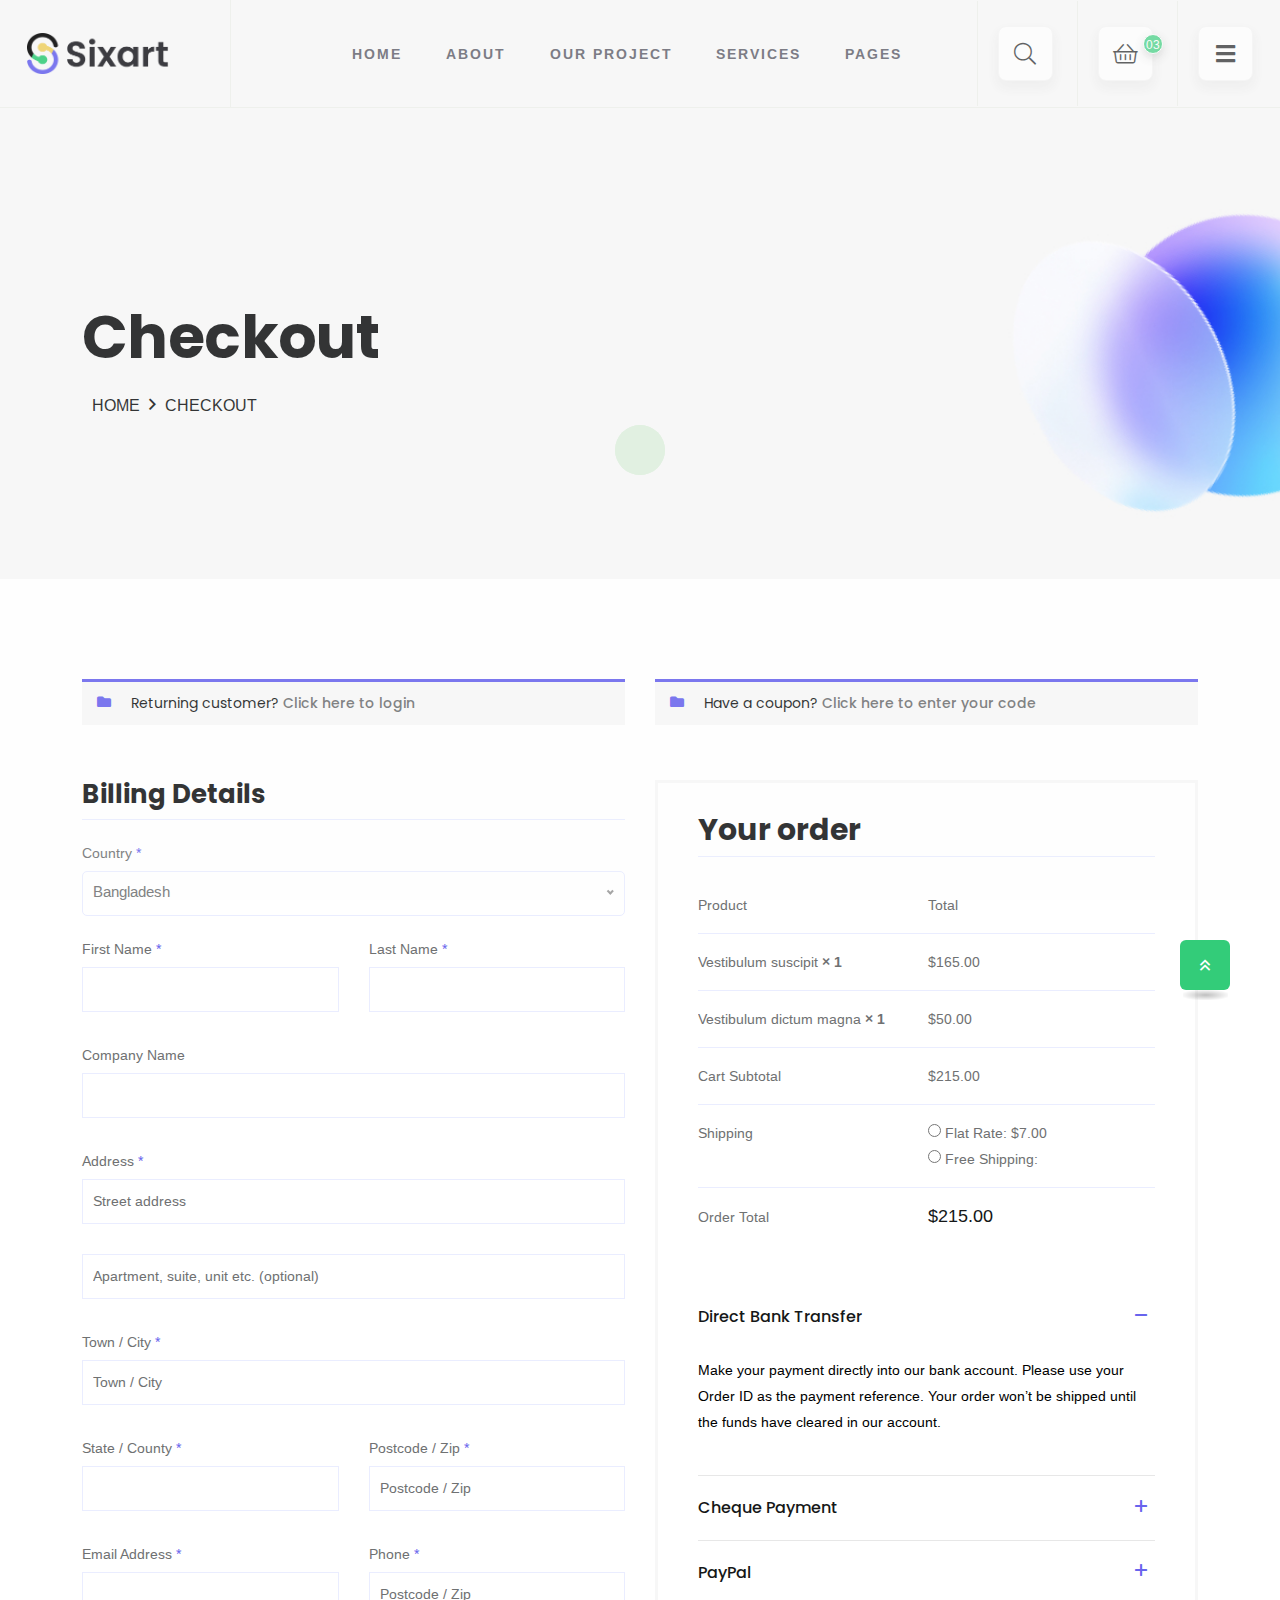
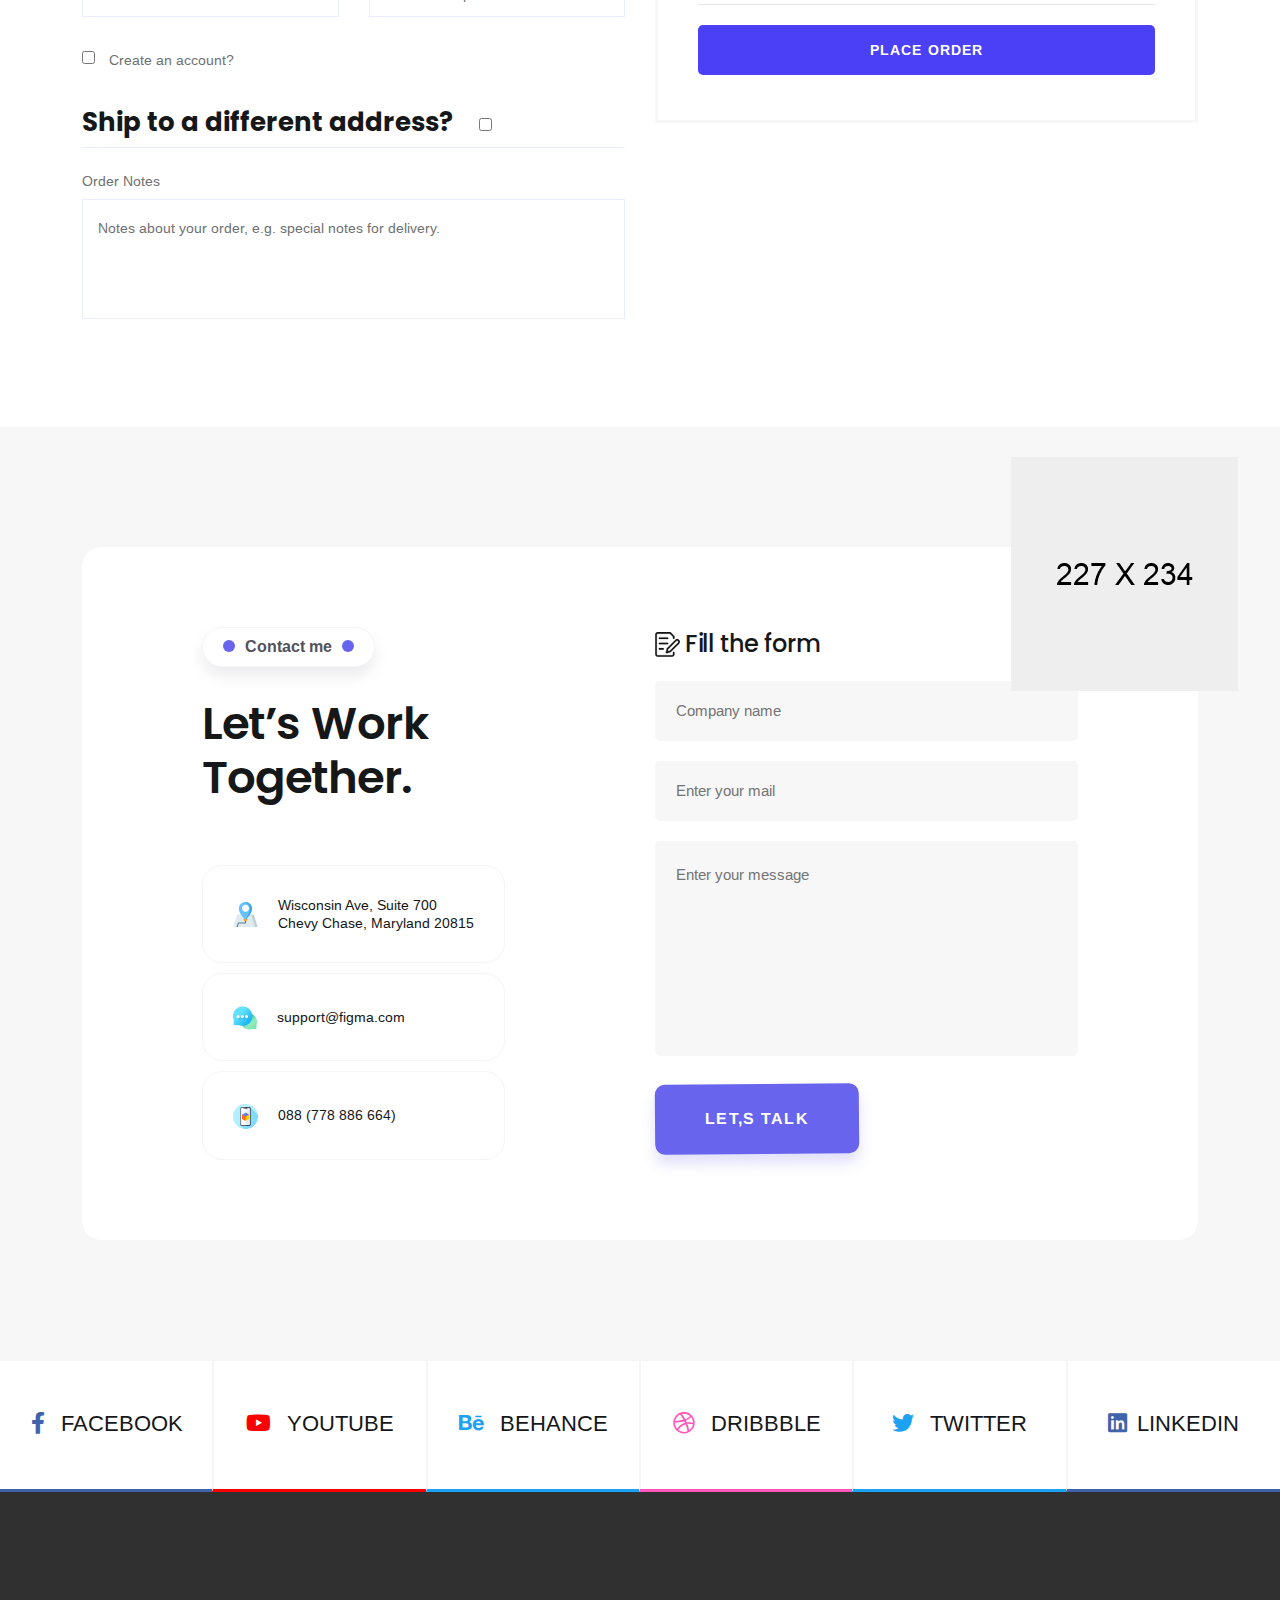
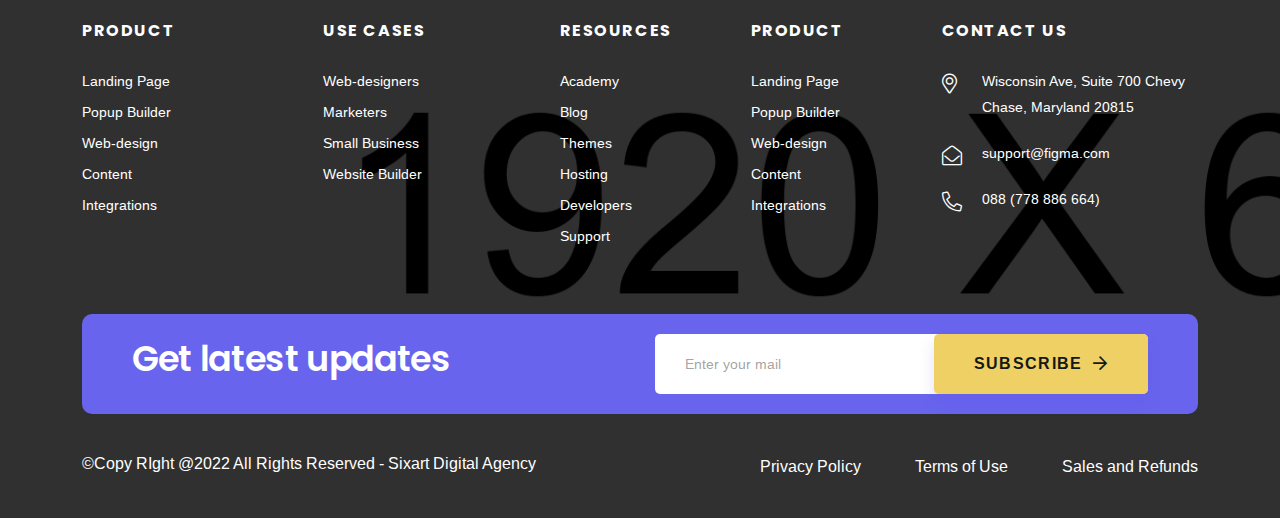
<file: checkout.html>
<!doctype html>
<html class="no-js" lang="zxx">

<head>
   <meta charset="utf-8">
   <meta http-equiv="x-ua-compatible" content="ie=edge">
   <title>Sixart Digital Agency HTML Template</title>
   <meta name="description" content="">
   <meta name="viewport" content="width=device-width, initial-scale=1">

   <!-- Place favicon.ico in the root directory -->
   <link rel="shortcut icon" type="image/x-icon" href="assets/img/favicon.png">

   <!-- CSS here -->
   <link rel="stylesheet" href="assets/css/bootstrap.min.css">
   <link rel="stylesheet" href="assets/css/animate.css">
   <link rel="stylesheet" href="assets/css/custom-animation.css">
   <link rel="stylesheet" href="assets/css/swiper-bundle.css">
   <link rel="stylesheet" href="assets/css/slick.css">
   <link rel="stylesheet" href="assets/css/nice-select.css">
   <link rel="stylesheet" href="assets/css/flaticon.css">
   <link rel="stylesheet" href="assets/css/meanmenu.css">
   <link rel="stylesheet" href="assets/css/font-awesome-pro.css">
   <link rel="stylesheet" href="assets/css/magnific-popup.css">
   <link rel="stylesheet" href="assets/css/spacing.css">
   <link rel="stylesheet" href="assets/css/style.css">
</head>

<body>

      <!-- preloader -->
      <div id="preloader">
         <div class="preloader">
               <span></span>
               <span></span>
         </div>
      </div>
      <!-- preloader end  -->

      <!-- tp-back to top-start -->
      <button class="scroll-top scroll-to-target" data-target="html">
         <i class="far fa-angle-double-up"></i>
     </button>
     <!-- tp-back to top-start -->

   <header>
      <!-- tp-header-area-start -->
      <div id="header-sticky" class="tp-header-area header-pl-pr header-transparent header-border-bottom">
         <div class="container-fluid">
            <div class="row g-0 align-items-center">
               <div class="col-xl-2 col-lg-2 col-md-4 col-6">
                  <div class="tp-logo tp-logo-border">
                     <a href="index.html">
                        <img src="assets/img/logo/logo.png" alt="">
                     </a>
                  </div>
               </div>
               <div class="col-xl-10 col-lg-10 col-md-8 col-6 d-flex justify-content-end">
                  <div class="tp-main-menu d-none d-xl-block">
                     <nav id="mobile-menu">
                        <ul>
                           <li><a href="index.html">Home</a>
                              <ul class="submenu">
                                 <li><a href="index.html">Home 01</a></li>
                                 <li><a href="index-2.html">Home 02</a></li>
                                 <li><a href="index-3.html">Home 03</a></li>
                              </ul>
                           </li>
                           <li><a href="about-us.html">About</a>
                              <ul class="submenu">
                                 <li><a href="about-me.html">About Me</a></li>
                                 <li><a href="about-us.html">About Us</a></li>
                              </ul>
                           </li>
                           <li><a href="case-details.html">Our Project</a>
                              <ul class="submenu">
                                 <li><a href="case-studies.html">Case Studies</a></li>
                                 <li><a href="case-details.html">Case Details</a></li>
                              </ul>
                           </li>
                           <li><a href="service-details.html">Services</a>
                              <ul class="submenu">
                                 <li><a href="service.html">Service</a></li>
                                 <li><a href="service-details.html">Service Details</a></li>
                              </ul>
                           </li>
                           <li><a href="#">Pages</a>
                              <ul class="submenu">
                                 <li><a href="blog.html">Blog Sidebar</a></li>
                                 <li><a href="blog-details.html">Blog Details</a></li>
                                 <li><a href="team.html">Team</a></li>
                                 <li><a href="shop.html">Shop</a></li>
                                 <li><a href="shop-details.html">Shop Details</a></li>
                                 <li><a href="price.html">Price</a></li>
                                 <li><a href="faq.html">Faq</a></li>
                                 <li><a href="cart.html">Cart</a></li>
                                 <li><a href="checkout.html">Checkout</a></li>
                                 <li><a href="contact.html">Contact</a></li>
                                 <li><a href="404.html">404</a></li>
                              </ul>
                           </li>
                        </ul>
                     </nav>
                  </div>
                  <div class="tp-header-right">
                     <ul>
                        <li class=" d-none d-md-inline-block search-wrapper">
                           <a class="tp-search-box" href="javascript:void(0)"><i class="tp-search-toggle fal fa-search"></i><i class="search-close  far fa-times"></i></a>
                           <div class="tp-search-form p-relative">
                              <form action="#">
                                 <input type="text" placeholder="Search ...">
                                 <button type="submit"><i class="far fa-search"></i></button>
                              </form>
                           </div>
                        </li>
                        <li class="d-none d-md-inline-block">
                           <a href="cart.html"><i class="fal fa-shopping-basket"></i><span>03</span></a>
                              <div class="minicart">
                                 <div>
                                    <div class="cart-img">
                                       <a href="product-details.html">
                                          <img src="assets/img/shop//shop-2.jpg" alt="">
                                       </a>
                                    </div>
                                    <div class="cart-content">
                                       <h3>
                                          <a href="product-details.html">Mobile - phone</a>
                                       </h3>
                                       <div class="cart-price">
                                          <span class="new">$ 22.9</span>
                                          <span>
                                                <del>$39.9</del>
                                          </span>
                                       </div>
                                    </div>
                                    <div class="del-icon">
                                       <a href="#">
                                          <i class="far fa-trash-alt"></i>
                                       </a>
                                    </div>
                                 </div>
                                 <div>
                                    <div class="cart-img">
                                       <a href="product-details.html">
                                          <img src="assets/img/shop/shop-1.jpg" alt="">
                                       </a>
                                    </div>
                                    <div class="cart-content">
                                       <h3>
                                          <a href="product-details.html">Gothelf learn UX</a>
                                       </h3>
                                       <div class="cart-price">
                                          <span class="new">$ 22.9</span>
                                          <span>
                                                <del>$39.9</del>
                                          </span>
                                       </div>
                                    </div>
                                    <div class="del-icon">
                                       <a href="#">
                                          <i class="far fa-trash-alt"></i>
                                       </a>
                                    </div>
                                 </div>
                                 <div>
                                       <div class="total-price">
                                          <span class="f-left">Total:</span>
                                          <span class="f-right">$100.0</span>
                                       </div>
                                 </div>
                                 <div>
                                       <div class="checkout-link">
                                          <a class="tp-btn-orange-radius w-100" href="cart.html">Shopping Cart</a>
                                          <a class="tp-btn-radius-2 w-100" href="checkout.html">Checkout</a>
                                       </div>
                                 </div>
                              </div>
                        </li>
                        <li><a class="tp-menu-bar" href="javascript:void(0)"><i class="fas fa-bars"></i></a></li>
                     </ul>
                  </div>
               </div>
            </div>
         </div>
      </div>
      <!-- tp-header-area-end -->
   </header>

   <!-- tp-offcanvus-area-start -->
      <div class="tp-offcanvas-area">
      <div class="tpoffcanvas">
         <div class="tpoffcanvas__close-btn">
            <button class="close-btn"><i class="fal fa-times"></i></button>
         </div>
         <div class="tpoffcanvas__logo pt-50">
            <a href="index.html">
               <img src="assets/img/logo/logo-white.png" alt="">
            </a>
         </div>
         <div class="tpoffcanvas__text">
            <p>Suspendisse interdum consectetur libero id. Fermentum leo vel orci porta non. Euismod viverra nibh cras pulvinar suspen.</p>
         </div>
         <div class="mobile-menu"></div>
         <div class="tpoffcanvas__info">
            <h3 class="offcanva-title">Get In Touch</h3>
            <div class="tp-info-wrapper mb-20 d-flex align-items-center">
               <div class="tpoffcanvas__info-icon">
                  <a href="#"><i class="fal fa-envelope"></i></a>
               </div>
               <div class="tpoffcanvas__info-address">
                  <span>Email</span>
                  <a href="maito:hello@yourmail.com">hello@yourmail.com</a>
               </div>
            </div>
            <div class="tp-info-wrapper mb-20 d-flex align-items-center">
               <div class="tpoffcanvas__info-icon">
                  <a href="#"><i class="fal fa-phone-alt"></i></a>
               </div>
               <div class="tpoffcanvas__info-address">
                  <span>Phone</span>
                  <a href="tel:(00)45611227890">(00) 456 1122 7890</a>
               </div>
            </div>
            <div class="tp-info-wrapper mb-20 d-flex align-items-center">
               <div class="tpoffcanvas__info-icon">
                  <a href="#"><i class="fas fa-map-marker-alt"></i></a>
               </div>
               <div class="tpoffcanvas__info-address">
                  <span>Location</span>
                  <a href="https://www.google.com/maps/@37.4801311,22.8928877,3z" target="_blank">Riverside 255, San Francisco, USA </a>
               </div>
            </div>
         </div>
         <div class="tpoffcanvas__social">
            <div class="social-icon">
               <a href="#"><i class="fab fa-twitter"></i></a>
               <a href="#"><i class="fab fa-instagram"></i></a>
               <a href="#"><i class="fab fa-facebook-square"></i></a>
               <a href="#"><i class="fab fa-dribbble"></i></a>
            </div>
         </div>
      </div>
      </div>
   
      <div class="body-overlay"></div>
   <!-- tp-offcanvus-area-end -->

   <main>

      <!-- breadcrumb area start -->
      <section class="breadcrumb__area breadcrumb-height include-bg p-relative" data-background="assets/img/breadcrumb/breadcurmb.jpg">
      <div class="container">
         <div class="row">
            <div class="col-xxl-12">
               <div class="breadcrumb__content">
                  <h3 class="breadcrumb__title">Checkout </h3>
                  <div class="breadcrumb__list wow tpfadeUp" data-wow-duration=".9s">
                     <span><a href="#">Home</a></span>
                     <span class="dvdr"><i class="fa fa-angle-right"></i></span>
                     <span>Checkout</span>
                   </div>
               </div>
            </div>
         </div>
      </div>
      </section>
      <!-- breadcrumb area end -->

      <!-- coupon-area start -->
      <section class="coupon-area pt-100 pb-30">
         <div class="container">
         <div class="row">
            <div class="col-md-6">
               <div class="coupon-accordion">
                     <!-- ACCORDION START -->
                     <h3>Returning customer? <span id="showlogin">Click here to login</span></h3>
                     <div id="checkout-login" class="coupon-content">
                        <div class="coupon-info">
                           <p class="coupon-text">Quisque gravida turpis sit amet nulla posuere lacinia. Cras sed est
                                 sit amet ipsum luctus.</p>
                           <form action="#">
                                 <p class="form-row-first">
                                    <label>Username or email <span class="required">*</span></label>
                                    <input type="text">
                                 </p>
                                 <p class="form-row-last">
                                    <label>Password <span class="required">*</span></label>
                                    <input type="text">
                                 </p>
                                 <p class="form-row">
                                    <button class="tp-btn-sm" type="submit">Login</button>
                                    <label>
                                       <input type="checkbox">
                                       Remember me
                                    </label>
                                 </p>
                                 <p class="lost-password">
                                    <a href="#">Lost your password?</a>
                                 </p>
                           </form>
                        </div>
                     </div>
                     <!-- ACCORDION END -->
               </div>
            </div>
            <div class="col-md-6">
               <div class="coupon-accordion">
                     <!-- ACCORDION START -->
                     <h3>Have a coupon? <span id="showcoupon">Click here to enter your code</span></h3>
                     <div id="checkout_coupon" class="coupon-checkout-content">
                        <div class="coupon-info">
                           <form action="#">
                                 <p class="checkout-coupon">
                                    <input type="text" placeholder="Coupon Code">
                                    <button class="tp-btn-sm" type="submit">Apply Coupon</button>
                                 </p>
                           </form>
                        </div>
                     </div>
                     <!-- ACCORDION END -->
               </div>
            </div>
         </div>
      </div>
      </section>
      <!-- coupon-area end -->

      <!-- checkout-area start -->
      <section class="checkout-area pb-70">
         <div class="container">
            <form action="#">
               <div class="row">
                     <div class="col-lg-6">
                        <div class="checkbox-form">
                           <h3>Billing Details</h3>
                           <div class="row">
                                 <div class="col-md-12">
                                    <div class="country-select">
                                       <label>Country <span class="required">*</span></label>
                                       <select>
                                             <option value="volvo">bangladesh</option>
                                             <option value="saab">Algeria</option>
                                             <option value="mercedes">Afghanistan</option>
                                             <option value="audi">Ghana</option>
                                             <option value="audi2">Albania</option>
                                             <option value="audi3">Bahrain</option>
                                             <option value="audi4">Colombia</option>
                                             <option value="audi5">Dominican Republic</option>
                                       </select>
                                    </div>
                                 </div>
                                 <div class="col-md-6">
                                    <div class="checkout-form-list">
                                       <label>First Name <span class="required">*</span></label>
                                       <input type="text" placeholder="">
                                    </div>
                                 </div>
                                 <div class="col-md-6">
                                    <div class="checkout-form-list">
                                       <label>Last Name <span class="required">*</span></label>
                                       <input type="text" placeholder="">
                                    </div>
                                 </div>
                                 <div class="col-md-12">
                                    <div class="checkout-form-list">
                                       <label>Company Name</label>
                                       <input type="text" placeholder="">
                                    </div>
                                 </div>
                                 <div class="col-md-12">
                                    <div class="checkout-form-list">
                                       <label>Address <span class="required">*</span></label>
                                       <input type="text" placeholder="Street address">
                                    </div>
                                 </div>
                                 <div class="col-md-12">
                                    <div class="checkout-form-list">
                                       <input type="text" placeholder="Apartment, suite, unit etc. (optional)">
                                    </div>
                                 </div>
                                 <div class="col-md-12">
                                    <div class="checkout-form-list">
                                       <label>Town / City <span class="required">*</span></label>
                                       <input type="text" placeholder="Town / City">
                                    </div>
                                 </div>
                                 <div class="col-md-6">
                                    <div class="checkout-form-list">
                                       <label>State / County <span class="required">*</span></label>
                                       <input type="text" placeholder="">
                                    </div>
                                 </div>
                                 <div class="col-md-6">
                                    <div class="checkout-form-list">
                                       <label>Postcode / Zip <span class="required">*</span></label>
                                       <input type="text" placeholder="Postcode / Zip">
                                    </div>
                                 </div>
                                 <div class="col-md-6">
                                    <div class="checkout-form-list">
                                       <label>Email Address <span class="required">*</span></label>
                                       <input type="email" placeholder="">
                                    </div>
                                 </div>
                                 <div class="col-md-6">
                                    <div class="checkout-form-list">
                                       <label>Phone <span class="required">*</span></label>
                                       <input type="text" placeholder="Postcode / Zip">
                                    </div>
                                 </div>
                                 <div class="col-md-12">
                                    <div class="checkout-form-list create-acc">
                                       <input id="cbox" type="checkbox">
                                       <label>Create an account?</label>
                                    </div>
                                    <div id="cbox_info" class="checkout-form-list create-account">
                                       <p>Create an account by entering the information below. If you are a returning
                                             customer please login at the top of the page.</p>
                                       <label>Account password <span class="required">*</span></label>
                                       <input type="password" placeholder="password">
                                    </div>
                                 </div>
                           </div>
                           <div class="different-address">
                                 <div class="ship-different-title">
                                    <h3>
                                       <label>Ship to a different address?</label>
                                       <input id="ship-box" type="checkbox">
                                    </h3>
                                 </div>
                                 <div id="ship-box-info">
                                    <div class="row">
                                       <div class="col-md-12">
                                             <div class="country-select">
                                                <label>Country <span class="required">*</span></label>
                                                <select>
                                                   <option value="volvo">bangladesh</option>
                                                   <option value="saab">Algeria</option>
                                                   <option value="mercedes">Afghanistan</option>
                                                   <option value="audi">Ghana</option>
                                                   <option value="audi2">Albania</option>
                                                   <option value="audi3">Bahrain</option>
                                                   <option value="audi4">Colombia</option>
                                                   <option value="audi5">Dominican Republic</option>
                                                </select>
                                             </div>
                                       </div>
                                       <div class="col-md-6">
                                             <div class="checkout-form-list">
                                                <label>First Name <span class="required">*</span></label>
                                                <input type="text" placeholder="">
                                             </div>
                                       </div>
                                       <div class="col-md-6">
                                             <div class="checkout-form-list">
                                                <label>Last Name <span class="required">*</span></label>
                                                <input type="text" placeholder="">
                                             </div>
                                       </div>
                                       <div class="col-md-12">
                                             <div class="checkout-form-list">
                                                <label>Company Name</label>
                                                <input type="text" placeholder="">
                                             </div>
                                       </div>
                                       <div class="col-md-12">
                                             <div class="checkout-form-list">
                                                <label>Address <span class="required">*</span></label>
                                                <input type="text" placeholder="Street address">
                                             </div>
                                       </div>
                                       <div class="col-md-12">
                                             <div class="checkout-form-list">
                                                <input type="text" placeholder="Apartment, suite, unit etc. (optional)">
                                             </div>
                                       </div>
                                       <div class="col-md-12">
                                             <div class="checkout-form-list">
                                                <label>Town / City <span class="required">*</span></label>
                                                <input type="text" placeholder="Town / City">
                                             </div>
                                       </div>
                                       <div class="col-md-6">
                                             <div class="checkout-form-list">
                                                <label>State / County <span class="required">*</span></label>
                                                <input type="text" placeholder="">
                                             </div>
                                       </div>
                                       <div class="col-md-6">
                                             <div class="checkout-form-list">
                                                <label>Postcode / Zip <span class="required">*</span></label>
                                                <input type="text" placeholder="Postcode / Zip">
                                             </div>
                                       </div>
                                       <div class="col-md-6">
                                             <div class="checkout-form-list">
                                                <label>Email Address <span class="required">*</span></label>
                                                <input type="email" placeholder="">
                                             </div>
                                       </div>
                                       <div class="col-md-6">
                                             <div class="checkout-form-list">
                                                <label>Phone <span class="required">*</span></label>
                                                <input type="text" placeholder="Postcode / Zip">
                                             </div>
                                       </div>
                                    </div>
                                 </div>
                                 <div class="order-notes">
                                    <div class="checkout-form-list">
                                       <label>Order Notes</label>
                                       <textarea id="checkout-mess" cols="30" rows="10"
                                             placeholder="Notes about your order, e.g. special notes for delivery."></textarea>
                                    </div>
                                 </div>
                           </div>
                        </div>
                     </div>
                     <div class="col-lg-6">
                        <div class="your-order mb-30 ">
                           <h3>Your order</h3>
                           <div class="your-order-table table-responsive">
                                 <table>
                                    <thead>
                                       <tr>
                                             <th class="product-name">Product</th>
                                             <th class="product-total">Total</th>
                                       </tr>
                                    </thead>
                                    <tbody>
                                       <tr class="cart_item">
                                             <td class="product-name">
                                                Vestibulum suscipit <strong class="product-quantity"> × 1</strong>
                                             </td>
                                             <td class="product-total">
                                                <span class="amount">$165.00</span>
                                             </td>
                                       </tr>
                                       <tr class="cart_item">
                                             <td class="product-name">
                                                Vestibulum dictum magna <strong class="product-quantity"> × 1</strong>
                                             </td>
                                             <td class="product-total">
                                                <span class="amount">$50.00</span>
                                             </td>
                                       </tr>
                                    </tbody>
                                    <tfoot>
                                       <tr class="cart-subtotal">
                                             <th>Cart Subtotal</th>
                                             <td><span class="amount">$215.00</span></td>
                                       </tr>
                                       <tr class="shipping">
                                             <th>Shipping</th>
                                             <td>
                                                <ul>
                                                   <li>
                                                         <input type="radio" name="shipping">
                                                         <label>
                                                            Flat Rate: <span class="amount">$7.00</span>
                                                         </label>
                                                   </li>
                                                   <li>
                                                         <input type="radio" name="shipping">
                                                         <label>Free Shipping:</label>
                                                   </li>
                                                </ul>
                                             </td>
                                       </tr>
                                       <tr class="order-total">
                                             <th>Order Total</th>
                                             <td><strong><span class="amount">$215.00</span></strong>
                                             </td>
                                       </tr>
                                    </tfoot>
                                 </table>
                           </div>

                           <div class="payment-method">
                              <div class="accordion" id="checkoutAccordion">
                                 <div class="accordion-item">
                                    <h2 class="accordion-header" id="checkoutOne">
                                       <button class="accordion-button" type="button" data-bs-toggle="collapse" data-bs-target="#bankOne" aria-expanded="true" aria-controls="bankOne">
                                       Direct Bank Transfer
                                       </button>
                                    </h2>
                                    <div id="bankOne" class="accordion-collapse collapse show" aria-labelledby="checkoutOne" data-bs-parent="#checkoutAccordion">
                                       <div class="accordion-body">
                                       Make your payment directly into our bank account. Please use your Order ID as the payment reference. Your order won’t be shipped until the funds have cleared in our account.
                                       </div>
                                    </div>
                                 </div>
                                 <div class="accordion-item">
                                    <h2 class="accordion-header" id="paymentTwo">
                                       <button class="accordion-button collapsed" type="button" data-bs-toggle="collapse" data-bs-target="#payment" aria-expanded="false" aria-controls="payment">
                                       Cheque Payment
                                       </button>
                                    </h2>
                                    <div id="payment" class="accordion-collapse collapse" aria-labelledby="paymentTwo" data-bs-parent="#checkoutAccordion">
                                       <div class="accordion-body">
                                       Please send your cheque to Store Name, Store Street, Store Town, Store
                                       State / County, Store
                                       Postcode.
                                       </div>
                                    </div>
                                 </div>
                                 <div class="accordion-item">
                                    <h2 class="accordion-header" id="paypalThree">
                                       <button class="accordion-button collapsed" type="button" data-bs-toggle="collapse" data-bs-target="#paypal" aria-expanded="false" aria-controls="paypal">
                                       PayPal
                                       </button>
                                    </h2>
                                    <div id="paypal" class="accordion-collapse collapse" aria-labelledby="paypalThree" data-bs-parent="#checkoutAccordion">
                                       <div class="accordion-body">
                                       Pay via PayPal; you can pay with your credit card if you don’t have a
                                       PayPal account.
                                       </div>
                                    </div>
                                 </div>
                              </div>
                              <div class="order-button-payment mt-20">
                                 <button type="submit" class="tp-btn-sm">Place order</button>
                              </div>
                           </div>
                        </div>
                     </div>
               </div>
            </form>
         </div>
      </section>
      <!-- checkout-area end -->   

      <!-- tp-contact-area-start -->
      <div class="tp-contact-area grey-bg pt-120 pb-120">
         <div class="container">
            <div class="tp-contact-wrapper p-relative">
               <div class="tp-contact-shape d-none d-xl-block">
                  <img src="assets/img/cta/cta-1.png" alt="">
               </div>
               <div class="row">
                  <div class="col-xl-6 col-lg-6">
                     <div class="contact-us-sction-box mb-60">
                        <h4 class="tp-section-subtitle">Contact me</h4>
                        <h3 class="tp-section-title-xs">Let’s Work <br> Together.</h3>
                     </div>
                     <div class="contact-info">
                        <div class="contact-info-item d-flex align-items-center">
                           <div class="contact-icon">
                              <img src="assets/img/contact/contact-1.png" alt="">
                           </div>
                           <div class="contact-loaction">
                              <a href="https://www.google.com.bd/maps/place/United+States/@37.2756214,-104.656551,5z/data=!3m1!4b1!4m5!3m4!1s0x54eab584e432360b:0x1c3bb99243deb742!8m2!3d37.09024!4d-95.712891" target="_blank">Wisconsin Ave, Suite 700 <br> Chevy Chase, Maryland 20815</a>
                           </div>
                        </div>
                        <div class="contact-info-item d-flex align-items-center">
                           <div class="contact-icon">
                              <img src="assets/img/contact/contact-2.png" alt="">
                           </div>
                           <div class="contact-loaction">
                              <a href="mailto:support@figma.com">support@figma.com</a>
                           </div>
                        </div>
                        <div class="contact-info-item d-flex align-items-center">
                           <div class="contact-icon">
                              <img src="assets/img/contact/contact-3.png" alt="">
                           </div>
                           <div class="contact-loaction">
                              <a href="tel:08778886664)">088 (778 886 664)</a>
                           </div>
                        </div>
                     </div>
                  </div>
                  <div class="col-xl-6 col-lg-6">
                     <div class="tpcontact">
                        <div class="tpcontact__heading">
                           <h4 class="tp-contact-title mb-20">
                              <svg width="25" height="25" viewBox="0 0 25 25" fill="none"
                                 xmlns="http://www.w3.org/2000/svg">
                                 <path
                                    d="M22.9201 9.11169C22.8196 9.00949 22.6998 8.92831 22.5678 8.87286C22.4355 8.81732 22.2936 8.78872 22.1502 8.78872C22.0068 8.78872 21.8649 8.81732 21.7326 8.87286C21.6005 8.92835 21.4806 9.0096 21.38 9.1119C21.3799 9.11199 21.3798 9.11209 21.3797 9.11219L13.2476 17.2717L13.2281 17.2913L13.2214 17.3182L12.7524 19.2026L12.7121 19.3644L12.8738 19.3238L14.7499 18.8526L14.7768 18.8459L14.7964 18.8262L22.9197 10.6577C22.9198 10.6577 22.9198 10.6576 22.9199 10.6575C23.0218 10.5565 23.1027 10.4361 23.1579 10.3035C23.2131 10.1708 23.2415 10.0283 23.2415 9.88451C23.2415 9.74067 23.2131 9.59826 23.1579 9.46552C23.1027 9.33298 23.0219 9.2127 22.9201 9.11169ZM22.9201 9.11169C22.92 9.11154 22.9198 9.11141 22.9197 9.11127L22.8493 9.18228L22.9206 9.11219C22.9204 9.11202 22.9203 9.11186 22.9201 9.11169ZM15.1768 0.100017L15.1774 0.100013C15.2807 0.0994136 15.383 0.11929 15.4786 0.158513C15.5742 0.197727 15.6612 0.255516 15.7345 0.328588C15.7345 0.328604 15.7345 0.328619 15.7346 0.328635L19.2738 3.88363C19.2738 3.88364 19.2738 3.88364 19.2738 3.88365C19.3465 3.95734 19.4041 4.04475 19.4432 4.1409C19.4823 4.23705 19.5021 4.34002 19.5015 4.4439V4.44448V6.22227C19.5015 6.43164 19.4187 6.63234 19.2715 6.78026C19.1242 6.92815 18.9246 7.01116 18.7166 7.01116C18.5086 7.01116 18.309 6.92815 18.1617 6.78026C18.0145 6.63234 17.9317 6.43164 17.9317 6.22227V4.80893V4.76764L17.9025 4.73837L14.8849 1.70725L14.8556 1.6778H14.814H2.78764C2.52627 1.6778 2.2757 1.7821 2.09102 1.9676C1.90636 2.15309 1.8027 2.40457 1.8027 2.66669V22.2223C1.8027 22.4845 1.90636 22.736 2.09102 22.9214C2.2757 23.1069 2.52627 23.2112 2.78764 23.2112H16.9467C17.2081 23.2112 17.4587 23.1069 17.6433 22.9214C17.828 22.736 17.9317 22.4845 17.9317 22.2223V20.4446C17.9317 20.2352 18.0145 20.0345 18.1617 19.8866C18.309 19.7387 18.5086 19.6557 18.7166 19.6557C18.9246 19.6557 19.1242 19.7387 19.2715 19.8866C19.4187 20.0345 19.5015 20.2352 19.5015 20.4446V22.2223C19.5015 22.9032 19.2323 23.5561 18.7531 24.0374C18.2739 24.5187 17.6242 24.789 16.9467 24.789H2.78764C2.1102 24.789 1.46042 24.5187 0.981261 24.0374C0.502089 23.5561 0.232813 22.9032 0.232813 22.2223V2.66669C0.232813 1.98583 0.502089 1.33293 0.981262 0.85162C1.46042 0.370323 2.1102 0.100015 2.78764 0.100015L15.1768 0.100017ZM23.819 11.949H23.8652L15.7349 20.1156C15.7348 20.1157 15.7347 20.1158 15.7346 20.1159C15.6326 20.2166 15.5051 20.2874 15.366 20.3206L15.3649 20.3209L11.8251 21.2098L11.8251 21.2098L11.8222 21.2106C11.6896 21.2481 11.5495 21.2499 11.416 21.2157C11.2825 21.1816 11.1602 21.1127 11.0615 21.016C10.9628 20.9192 10.8912 20.798 10.8539 20.6646C10.8166 20.5311 10.8149 20.3902 10.849 20.2559L10.8492 20.2554L11.7341 16.6998L11.7344 16.6987C11.7675 16.5587 11.8381 16.4306 11.9384 16.3281C11.9384 16.328 11.9385 16.3279 11.9386 16.3278L20.2388 7.99061L20.2389 7.99071L20.2425 7.98667C20.4848 7.7154 20.7795 7.4966 21.1088 7.34361C21.438 7.19062 21.7948 7.10664 22.1574 7.09677C22.52 7.08691 22.8807 7.15137 23.2177 7.28624C23.5547 7.4211 23.8608 7.62355 24.1174 7.88124C24.3739 8.13893 24.5755 8.44646 24.7098 8.78508C24.8441 9.12369 24.9084 9.48626 24.8985 9.85065C24.8887 10.215 24.8051 10.5736 24.6527 10.9044C24.5003 11.2352 24.2825 11.5313 24.0124 11.7747L23.819 11.949ZM4.00264 16.331C4.14988 16.1831 4.34949 16.1001 4.55752 16.1001H8.09729C8.30533 16.1001 8.50494 16.1831 8.65217 16.331C8.79943 16.4789 8.88224 16.6796 8.88224 16.889C8.88224 17.0984 8.79943 17.2991 8.65218 17.447C8.50494 17.5949 8.30533 17.6779 8.09729 17.6779H4.55752C4.34949 17.6779 4.14988 17.5949 4.00264 17.447C3.85539 17.2991 3.77258 17.0984 3.77258 16.889C3.77258 16.6796 3.85539 16.4789 4.00264 16.331ZM4.55752 5.43337H12.522C12.73 5.43337 12.9296 5.51638 13.0769 5.66428C13.2241 5.81219 13.3069 6.0129 13.3069 6.22227C13.3069 6.43164 13.2241 6.63234 13.0769 6.78026C12.9296 6.92815 12.73 7.01116 12.522 7.01116H4.55752C4.34949 7.01116 4.14988 6.92815 4.00264 6.78026C3.85539 6.63234 3.77258 6.43164 3.77258 6.22227C3.77258 6.0129 3.85539 5.81219 4.00264 5.66428C4.14988 5.51638 4.34949 5.43337 4.55752 5.43337ZM13.0769 10.9976C13.2241 11.1455 13.3069 11.3463 13.3069 11.5556C13.3069 11.765 13.2241 11.9657 13.0769 12.1136C12.9296 12.2615 12.73 12.3445 12.522 12.3445H4.55752C4.34949 12.3445 4.14988 12.2615 4.00264 12.1136C3.85539 11.9657 3.77258 11.765 3.77258 11.5556C3.77258 11.3463 3.85539 11.1455 4.00264 10.9976C4.14988 10.8497 4.34949 10.7667 4.55752 10.7667H12.522C12.73 10.7667 12.9296 10.8497 13.0769 10.9976Z"
                                    fill="#171717" stroke="#0F0F0F" stroke-width="0.2" />
                              </svg>
                              Fill the form
                           </h4>
                        </div>
                        <div class="tpcontact__form">
                           <form action="#">
                              <input type="text" placeholder="Company name">
                              <input type="email" placeholder="Enter your mail">
                              <textarea placeholder="Enter your message"></textarea>
                           </form>
                           <button class="tp-btn">Let,s Talk</button>
                        </div>
                     </div>
                  </div>
               </div>
            </div>
         </div>
      </div>
      <!-- tp-contact-area-end -->

      <!-- tp-social-area-start -->
      <div class="tp-social-area social-space-bottom fix">
         <div class="container-fluid p-0">
            <div class="row g-0">
               <div class="col-lg-2 col-md-4 col-sm-6">
                  <a href="#">
                     <div class="tp-social-item">
                        <span><i class="fab fa-facebook-f"></i> Facebook</span>
                     </div>
                  </a>
               </div>
               <div class="col-lg-2 col-md-4 col-sm-6">
                  <a href="#">
                     <div class="tp-social-item tp-youtube">
                        <span><i class="fab fa-youtube"></i> youtube</span>
                     </div>
                  </a>
               </div>
               <div class="col-lg-2 col-md-4 col-sm-6">
                 <a href="#">
                     <div class="tp-social-item tp-behance">
                        <span><i class="fab fa-behance"></i> behance</span>
                     </div>
                 </a>
               </div>
               <div class="col-lg-2 col-md-4 col-sm-6">
                  <a href="#">
                     <div class="tp-social-item tp-dribble">
                        <span><i class="fab fa-dribbble"></i> dribbble</span>
                     </div>
                  </a>
               </div>
               <div class="col-lg-2 col-md-4 col-sm-6">
                  <a href="#">
                     <div class="tp-social-item tp-twitter">
                        <span><i class="fab fa-twitter"></i> twitter</span>
                     </div>
                  </a>
               </div>
               <div class="col-lg-2 col-md-4 col-sm-6">
                 <a href="#">
                     <div class="tp-social-item tp-linkedin">
                        <span><i class="fab fa-linkedin"></i>linkedin</span>
                     </div>
                 </a>
               </div>
            </div>
         </div>
      </div>
      <!-- tp-social-area-end -->
   </main>

   <footer>

      <!-- tp-footer-area-start -->
      <div class="tp-footer-area footer-bg pt-130" data-background="assets/img/footer/footer-bg.jpg">
         <div class="container">
            <div class="row">
               <div class="col-xl-2 col-lg-2 col-md-3 col-6 mb-30">
                  <div class="tp-footer-widget z-index-3">
                     <div class="tp-footer-widget__title">
                        <h4 class="tp-footer-title">Product</h4>
                     </div>
                     <div class="tp-footer-widget__list">
                        <ul>
                           <li><a href="index.html">Landing Page</a></li>
                           <li><a href="#">Popup Builder</a></li>
                           <li><a href="#">Web-design</a></li>
                           <li><a href="#">Content</a></li>
                           <li><a href="#">Integrations</a></li>
                        </ul>
                     </div>
                  </div>
               </div>
               <div class="col-xl-3 col-lg-2 col-md-3 col-6 mb-30">
                  <div class="tp-footer-widget footer-space-one z-index-3">
                     <div class="tp-footer-widget__title">
                        <h4 class="tp-footer-title">Use Cases</h4>
                     </div>
                     <div class="tp-footer-widget__list">
                        <ul>
                           <li><a href="#">Web-designers</a></li>
                           <li><a href="#">Marketers</a></li>
                           <li><a href="#">Small Business</a></li>
                           <li><a href="#">Website Builder</a></li>
                        </ul>
                     </div>
                  </div>
               </div>
               <div class="col-xl-2 col-lg-2 col-md-3 col-6 mb-30">
                  <div class="tp-footer-widget footer-space-two z-index-3">
                     <div class="tp-footer-widget__title">
                        <h4 class="tp-footer-title">Resources</h4>
                     </div>
                     <div class="tp-footer-widget__list">
                        <ul>
                           <li><a href="#">Academy</a></li>
                           <li><a href="blog-details.html">Blog</a></li>
                           <li><a href="#">Themes</a></li>
                           <li><a href="#">Hosting</a></li>
                           <li><a href="#">Developers</a></li>
                           <li><a href="contact.html">Support</a></li>
                        </ul>
                     </div>
                  </div>
               </div>
               <div class="col-xl-2 col-lg-2 col-md-3 col-6 mb-30">
                  <div class="tp-footer-widget footer-space-three z-index-3">
                     <div class="tp-footer-widget__title">
                        <h4 class="tp-footer-title">Product</h4>
                     </div>
                     <div class="tp-footer-widget__list">
                        <ul>
                           <li><a href="index.html">Landing Page</a></li>
                           <li><a href="#">Popup Builder</a></li>
                           <li><a href="#">Web-design</a></li>
                           <li><a href="#">Content</a></li>
                           <li><a href="#">Integrations</a></li>
                        </ul>
                     </div>
                  </div>
               </div>
               <div class="col-xl-3 col-lg-4 col-md-6 col-12 mb-30">
                  <div class="tp-footer-widget z-index-3">
                     <div class="tp-footer-widget__title">
                        <h4 class="tp-footer-title">Contact Us</h4>
                     </div>
                     <div class="tp-footer-widget__list">
                        <ul class="footer-position">
                           <li><a href="https://www.google.com/maps/@38.4999525,-103.0632285,6.46z" target="_blank">
                              <span><i class="fal fa-map-marker-alt"></i></span>
                              Wisconsin Ave, Suite 700
                              Chevy Chase, Maryland 20815</a>
                           </li>
                           <li><a href="mailto:support@figma">
                              <span><i class="fal fa-envelope-open"></i></span>
                              support@figma.com</a>
                           </li>
                           <li><a href="tel:778886664">
                              <span><i class="fal fa-phone-alt"></i></span>
                               088 (778 886 664)</a>
                           </li>
                        </ul>
                     </div>
                  </div>
               </div>
            </div>
            <div class="row">
               <div class="col-12">
                  <div class="tp-newsletter-wrapper z-index-3">
                     <div class="row align-items-center">
                        <div class="col-lg-6 col-md-12 col-12">
                           <div class="tp-newsletter">
                              <div class="tp-newsletter__title">
                                 <h4 class="tp-newsletter-title">Get latest updates</h4>
                              </div>
                           </div>
                        </div>
                        <div class="col-lg-6 col-md-12 col-12">
                           <div class="tp-newsletter">
                              <div class="tp-newsletter__input p-relative">
                                 <form action="#">
                                    <input type="email" placeholder="Enter your mail">
                                    <button class="tp-btn-yellow">Subscribe <i class="far fa-arrow-right"></i></button>
                                 </form>
                              </div>
                           </div>
                        </div>
                     </div>
                  </div>
               </div>
            </div>
            <div class="copy-right-wrapper z-index-3">
               <div class="row">
                  <div class="col-xl-6 col-lg-7 col-12">
                     <div class="copyright-left text-center text-lg-start">
                        <p>©Copy RIght @2022 All Rights Reserved - Sixart Digital Agency</p>
                     </div>
                  </div>
                  <div class="col-xl-6 col-lg-5 col-12">
                     <div class="copyright-right-side text-center text-lg-end">
                        <ul>
                           <li><a href="#">Privacy Policy</a></li>
                           <li><a href="#">Terms of Use</a></li>
                           <li><a href="#">Sales and Refunds</a></li>
                        </ul>
                     </div>
                  </div>
               </div>
           </div>
         </div>
      </div>
      <!-- tp-footer-area-end -->

   </footer>

   <!-- JS here -->
   <script src="assets/js/jquery.js"></script>
   <script src="assets/js/waypoints.js"></script>
   <script src="assets/js/bootstrap.bundle.min.js"></script>
   <script src="assets/js/swiper-bundle.js"></script>
   <script src="assets/js/slick.js"></script>
   <script src="assets/js/magnific-popup.js"></script>
   <script src="assets/js/counterup.js"></script>
   <script src="assets/js/wow.js"></script>
   <script src="assets/js/nice-select.js"></script>
   <script src="assets/js/meanmenu.js"></script>
   <script src="assets/js/isotope-pkgd.js"></script>
   <script src="assets/js/imagesloaded-pkgd.js"></script>
   <script src="assets/js/ajax-form.js"></script>
   <script src="assets/js/main.js"></script>



</body>

</html>
</file>
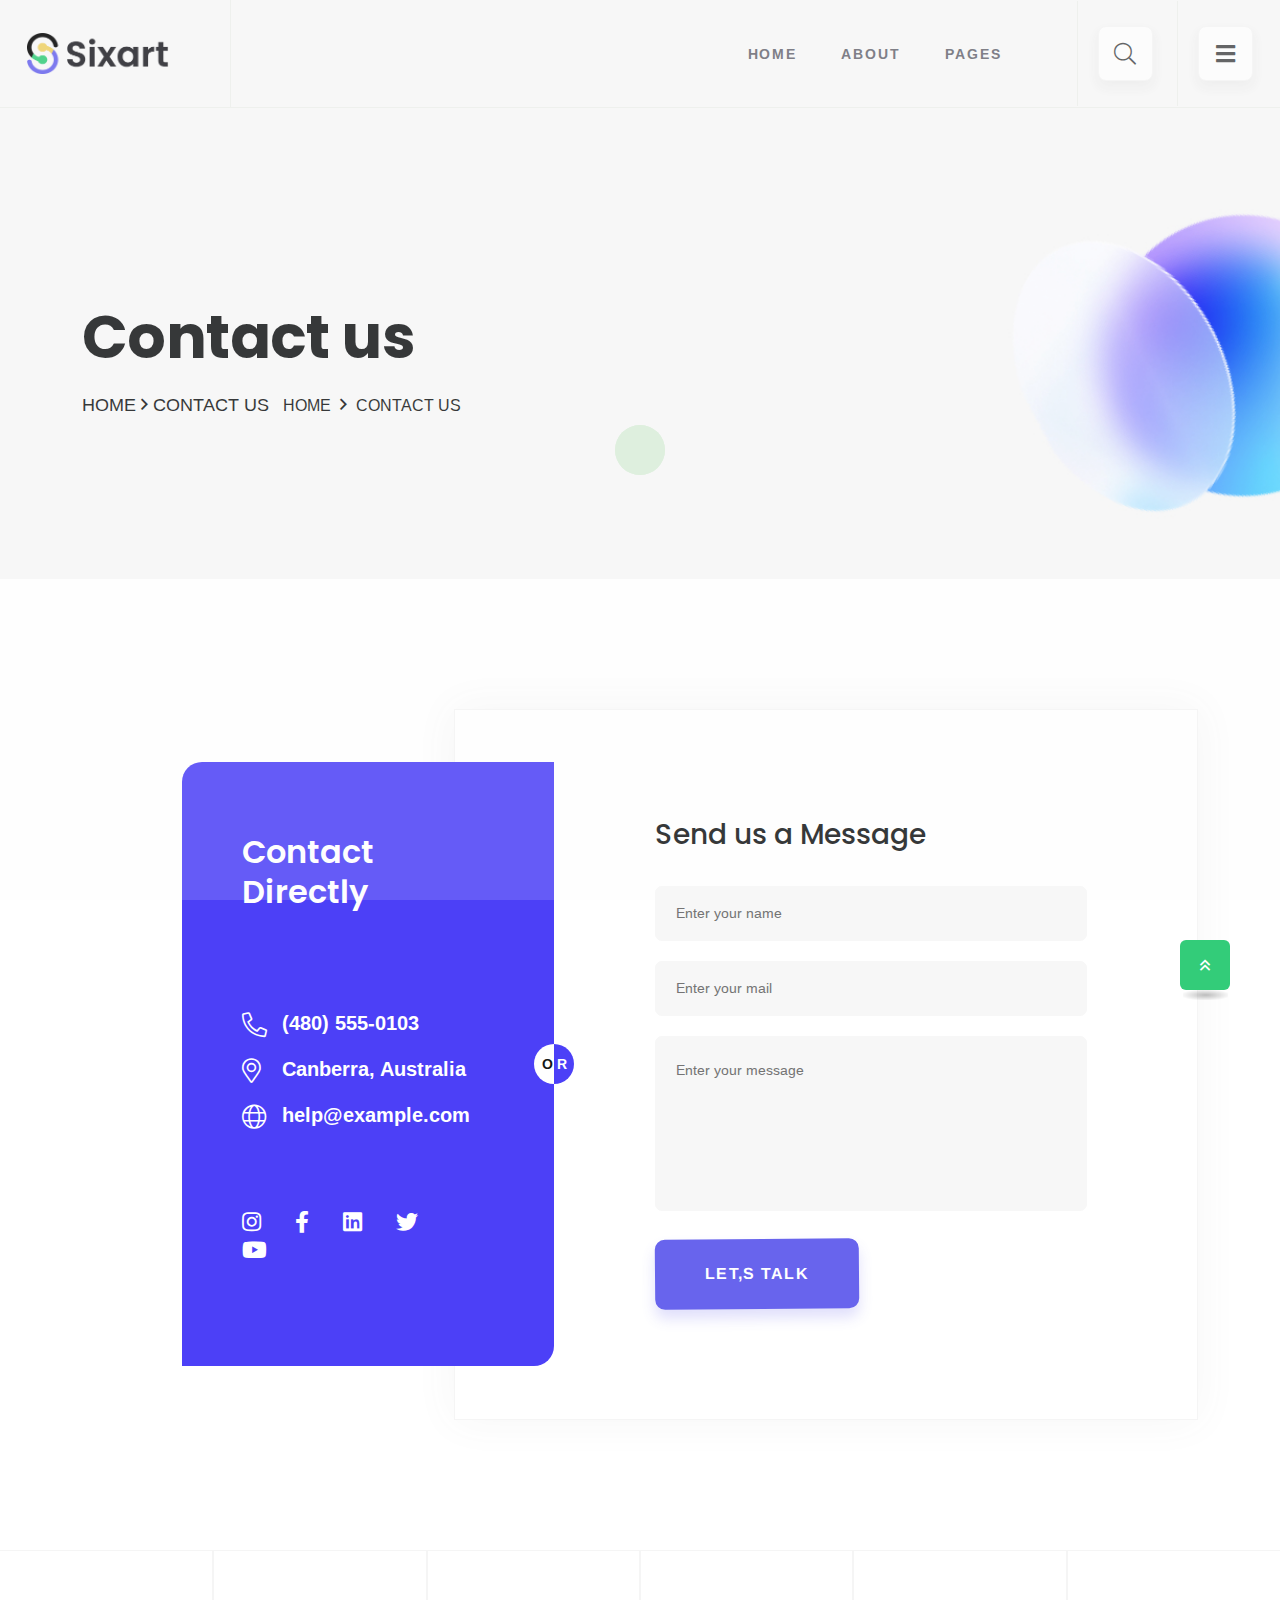
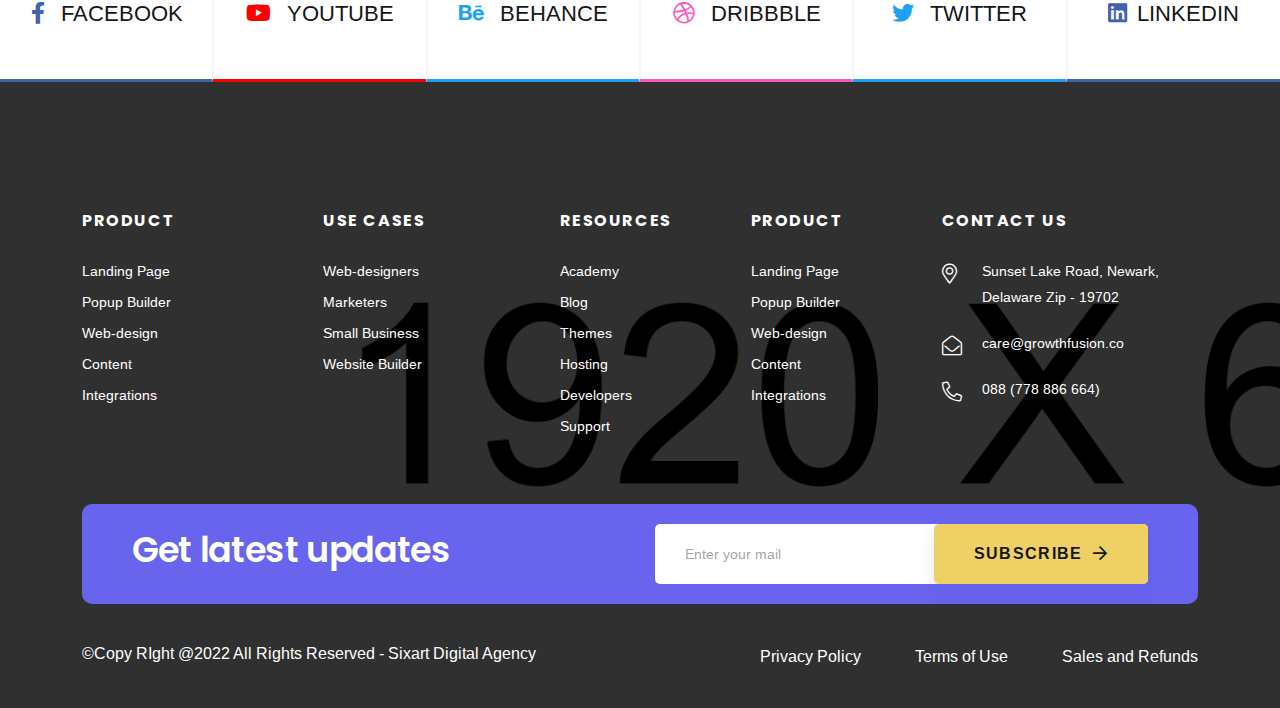
<file: contact.html>
<!doctype html>
<html class="no-js" lang="zxx">

<head>
   <meta charset="utf-8">
   <meta http-equiv="x-ua-compatible" content="ie=edge">
   <title>Sixart Digital Agency HTML Template</title>
   <meta name="description" content="">
   <meta name="viewport" content="width=device-width, initial-scale=1">

   <!-- Place favicon.ico in the root directory -->
   <link rel="shortcut icon" type="image/x-icon" href="assets/img/favicon.png">

   <!-- CSS here -->
   <link rel="stylesheet" href="assets/css/bootstrap.min.css">
   <link rel="stylesheet" href="assets/css/animate.css">
   <link rel="stylesheet" href="assets/css/custom-animation.css">
   <link rel="stylesheet" href="assets/css/swiper-bundle.css">
   <link rel="stylesheet" href="assets/css/slick.css">
   <link rel="stylesheet" href="assets/css/nice-select.css">
   <link rel="stylesheet" href="assets/css/flaticon.css">
   <link rel="stylesheet" href="assets/css/meanmenu.css">
   <link rel="stylesheet" href="assets/css/font-awesome-pro.css">
   <link rel="stylesheet" href="assets/css/magnific-popup.css">
   <link rel="stylesheet" href="assets/css/spacing.css">
   <link rel="stylesheet" href="assets/css/style.css">
</head>

<body>

   <header>

      <!-- preloader -->
      <div id="preloader">
         <div class="preloader">
            <span></span>
            <span></span>
         </div>
      </div>
      <!-- preloader end  -->

      <!-- tp-back to top-start -->
      <button class="scroll-top scroll-to-target" data-target="html">
         <i class="far fa-angle-double-up"></i>
      </button>
      <!-- tp-back to top-start -->


      <!-- tp-header-area-start -->
      <div id="header-sticky" class="tp-header-area header-pl-pr header-transparent header-border-bottom">
         <div class="container-fluid">
            <div class="row g-0 align-items-center">
               <div class="col-xl-2 col-lg-2 col-md-4 col-6">
                  <div class="tp-logo tp-logo-border">
                     <a href="index.html">
                        <img src="assets/img/logo/logo.png" alt="">
                     </a>
                  </div>
               </div>
               <div class="col-xl-10 col-lg-10 col-md-8 col-6 d-flex justify-content-end">
                  <div class="tp-main-menu d-none d-xl-block">
                     <nav id="mobile-menu">
                        <ul>
                           <li><a href="index.html">Home</a>
                              <ul class="submenu">
                                 <li><a href="index.html">Home</a></li>
                                 <!-- <li><a href="index-2.html">Home 02</a></li>
                                 <li><a href="index-3.html">Home 03</a></li> -->
                              </ul>
                           </li>
                           <li><a href="about-us.html">About</a>
                              <ul class="submenu">
                                 <!-- <li><a href="about-me.html">About Me</a></li> -->
                                 <li><a href="about-us.html">About Us</a></li>
                              </ul>
                           </li>
                           <!-- <li><a href="case-details.html">Our Project</a>
                              <ul class="submenu">
                                 <li><a href="case-studies.html">Case Studies</a></li>
                                 <li><a href="case-details.html">Case Details</a></li>
                              </ul>
                           </li>
                           <li><a href="service-details.html">Services</a>
                              <ul class="submenu">
                                 <li><a href="service.html">Service</a></li>
                                 <li><a href="service-details.html">Service Details</a></li>
                              </ul>
                           </li> -->
                           <li><a href="#">Pages</a>
                              <ul class="submenu">
                                 <!-- <li><a href="blog.html">Blog Sidebar</a></li> -->
                                 <li><a href="blog-details.html">Blog Details</a></li>
                                 <!-- <li><a href="team.html">Team</a></li>
                                 <li><a href="shop.html">Shop</a></li>
                                 <li><a href="shop-details.html">Shop Details</a></li>
                                 <li><a href="price.html">Price</a></li> -->
                                 <li><a href="faq.html">Faq</a></li>
                                 <!-- <li><a href="cart.html">Cart</a></li>
                                 <li><a href="checkout.html">Checkout</a></li> -->
                                 <li><a href="contact.html">Contact</a></li>
                                 <!-- <li><a href="404.html">404</a></li> -->
                              </ul>
                           </li>
                        </ul>
                     </nav>
                  </div>
                  <div class="tp-header-right">
                     <ul>
                        <li class=" d-none d-md-inline-block search-wrapper">
                           <a class="tp-search-box" href="javascript:void(0)"><i
                                 class="tp-search-toggle fal fa-search"></i><i
                                 class="search-close  far fa-times"></i></a>
                           <div class="tp-search-form p-relative">
                              <form action="#">
                                 <input type="text" placeholder="Search ...">
                                 <button type="submit"><i class="far fa-search"></i></button>
                              </form>
                           </div>
                        </li>
                        <!-- <li class="d-none d-md-inline-block">
                           <a href="cart.html"><i class="fal fa-shopping-basket"></i><span>03</span></a>
                              <div class="minicart">
                                 <div>
                                    <div class="cart-img">
                                       <a href="product-details.html">
                                          <img src="assets/img/shop//shop-2.jpg" alt="">
                                       </a>
                                    </div>
                                    <div class="cart-content">
                                       <h3>
                                          <a href="product-details.html">Mobile - phone</a>
                                       </h3>
                                       <div class="cart-price">
                                          <span class="new">$ 22.9</span>
                                          <span>
                                                <del>$39.9</del>
                                          </span>
                                       </div>
                                    </div>
                                    <div class="del-icon">
                                       <a href="#">
                                          <i class="far fa-trash-alt"></i>
                                       </a>
                                    </div>
                                 </div>
                                 <div>
                                    <div class="cart-img">
                                       <a href="product-details.html">
                                          <img src="assets/img/shop/shop-1.jpg" alt="">
                                       </a>
                                    </div>
                                    <div class="cart-content">
                                       <h3>
                                          <a href="product-details.html">Gothelf learn UX</a>
                                       </h3>
                                       <div class="cart-price">
                                          <span class="new">$ 22.9</span>
                                          <span>
                                                <del>$39.9</del>
                                          </span>
                                       </div>
                                    </div>
                                    <div class="del-icon">
                                       <a href="#">
                                          <i class="far fa-trash-alt"></i>
                                       </a>
                                    </div>
                                 </div>
                                 <div>
                                       <div class="total-price">
                                          <span class="f-left">Total:</span>
                                          <span class="f-right">$100.0</span>
                                       </div>
                                 </div>
                                 <div>
                                       <div class="checkout-link">
                                          <a class="tp-btn-orange-radius w-100" href="cart.html">Shopping Cart</a>
                                          <a class="tp-btn-radius-2 w-100" href="checkout.html">Checkout</a>
                                       </div>
                                 </div>
                              </div>
                        </li> -->
                        <li><a class="tp-menu-bar" href="javascript:void(0)"><i class="fas fa-bars"></i></a></li>
                     </ul>
                  </div>
               </div>
            </div>
         </div>
      </div>
      <!-- tp-header-area-end -->
   </header>

   <!-- tp-offcanvus-area-start -->
   <div class="tp-offcanvas-area">
      <div class="tpoffcanvas">
         <div class="tpoffcanvas__close-btn">
            <button class="close-btn"><i class="fal fa-times"></i></button>
         </div>
         <div class="tpoffcanvas__logo pt-50">
            <a href="index.html">
               <img src="assets/img/logo/logo-white.png" alt="">
            </a>
         </div>
         <div class="tpoffcanvas__text">
            <p>Suspendisse interdum consectetur libero id. Fermentum leo vel orci porta non. Euismod viverra nibh cras
               pulvinar suspen.</p>
         </div>
         <div class="mobile-menu"></div>
         <div class="tpoffcanvas__info">
            <h3 class="offcanva-title">Get In Touch</h3>
            <div class="tp-info-wrapper mb-20 d-flex align-items-center">
               <div class="tpoffcanvas__info-icon">
                  <a href="#"><i class="fal fa-envelope"></i></a>
               </div>
               <div class="tpoffcanvas__info-address">
                  <span>Email</span>
                  <a href="care@growthfusion.co">care@growthfusion.co</a>
               </div>
            </div>
            <div class="tp-info-wrapper mb-20 d-flex align-items-center">
               <div class="tpoffcanvas__info-icon">
                  <a href="#"><i class="fal fa-phone-alt"></i></a>
               </div>
               <div class="tpoffcanvas__info-address">
                  <span>Phone</span>
                  <a href="tel:(00)45611227890">(00) 456 1122 7890</a>
               </div>
            </div>
            <div class="tp-info-wrapper mb-20 d-flex align-items-center">
               <div class="tpoffcanvas__info-icon">
                  <a href="#"><i class="fas fa-map-marker-alt"></i></a>
               </div>
               <div class="tpoffcanvas__info-address">
                  <span>Location</span>
                  <a href="https://maps.app.goo.gl/UnqfJEKVTDWG9ise8" target="_blank">Sunset Lake Road, Newark, Delaware
                     Zip - 19702</a>
               </div>
            </div>
         </div>
         <div class="tpoffcanvas__social">
            <div class="social-icon">
               <a href="#"><i class="fab fa-twitter"></i></a>
               <a href="#"><i class="fab fa-instagram"></i></a>
               <a href="#"><i class="fab fa-facebook-square"></i></a>
               <a href="#"><i class="fab fa-dribbble"></i></a>
            </div>
         </div>
      </div>
   </div>

   <div class="body-overlay"></div>
   <!-- tp-offcanvus-area-end -->
   <main>

      <!-- breadcrumb area start -->
      <section class="breadcrumb__area breadcrumb-height include-bg p-relative"
         data-background="assets/img/breadcrumb/breadcurmb.jpg">
         <div class="container">
            <div class="row">
               <div class="col-xxl-12">
                  <div class="breadcrumb__content">
                     <h3 class="breadcrumb__title">Contact us</h3>
                     <span class="breadcrumb__subtitle">Home <i class="far fa-angle-right"></i> <a href="#"> Contact
                           us</a></span>
                     <div class="breadcrumb__list wow tpfadeUp" data-wow-duration=".9s">
                        <span><a href="#">Home</a></span>
                        <span class="dvdr"><i class="fa fa-angle-right"></i></span>
                        <span>Contact Us</span>
                     </div>
                  </div>
               </div>
            </div>
         </div>
      </section>
      <!-- breadcrumb area end -->


      <!-- contact area start -->
      <div class="tp-contact-area pt-130 pb-130">
         <div class="container">
            <div class="row g-0 align-items-center justify-content-center">
               <div class="col-xl-4 col-lg-4 col-md-5 col-12">
                  <div class="contact-box">
                     <div class="contact-box-circle">
                        <span>O</span>
                        <span>R</span>
                     </div>
                     <h3 class="contact-box__title">Contact <br> Directly</h3>
                     <div class="contact-box__info-list">
                        <ul>
                           <li><a href="tel:4805550103"><i class="fal fa-phone-alt"></i> (480) 555-0103</a></li>
                           <li><a href="https://www.google.com.bd/maps/@-26.7452242,128.312617,5.17z" target="_blank"><i
                                    class="fal fa-map-marker-alt"></i> Canberra, Australia</a></li>
                           <li><a href="mailto:michelle.rivera@example.com"><i
                                    class="fal fa-globe"></i>help@example.com</a></li>
                        </ul>
                     </div>
                     <div class="contact-box__social">
                        <ul>
                           <li><a href=""><i class="fab fa-instagram"></i></a></li>
                           <li><a href=""><i class="fab fa-facebook-f"></i></a></li>
                           <li><a href=""><i class="fab fa-linkedin"></i></a></li>
                           <li><a href=""><i class="fab fa-twitter"></i></a></li>
                           <li><a href=""><i class="fab fa-youtube"></i></a></li>
                        </ul>
                     </div>
                  </div>
               </div>
               <div class="col-xl-8 col-lg-8 col-md-7 col-12">
                  <div class="postbox__comment-form contact-wrapper">
                     <h3 class="postbox__comment-form-title">Send us a
                        Message</h3>
                        <form action="https://formsubmit.co/bacyuvaraja@gmail.com" action="https://formsubmit.co/vinothkumarmmu@gmail.com" method="POST" >
                        <div class="row">
                           <div class="col-12">
                              <div class="postbox__comment-input">
                                 <input type="text" placeholder="Enter your name" id="name" name="name">
                              </div>
                           </div>
                           <div class="col-12">
                              <div class="postbox__comment-input">
                                 <input type="email" placeholder="Enter your mail" id="email" name="email">
                              </div>
                           </div>
                           <div class="col-12">
                              <div class="postbox__comment-input">
                                 <textarea id="message" name="message" placeholder="Enter your message"></textarea>
                              </div>
                           </div>
                           <div class="col-12">
                              <div class="postbox__comment-btn">
                                 <button type="submit" class="tp-btn">Let,s Talk</button>
                              </div>
                           </div>
                        </div>
                     </form>
                  </div>
               </div>
            </div>
         </div>
      </div>
      <!-- contact area end -->



      <!-- tp-social-area-start -->
      <div class="tp-social-area social-space-bottom fix">
         <div class="container-fluid p-0">
            <div class="row g-0">
               <div class="col-lg-2 col-md-4 col-sm-6">
                  <a href="#">
                     <div class="tp-social-item">
                        <span><i class="fab fa-facebook-f"></i> Facebook</span>
                     </div>
                  </a>
               </div>
               <div class="col-lg-2 col-md-4 col-sm-6">
                  <a href="#">
                     <div class="tp-social-item tp-youtube">
                        <span><i class="fab fa-youtube"></i> youtube</span>
                     </div>
                  </a>
               </div>
               <div class="col-lg-2 col-md-4 col-sm-6">
                  <a href="#">
                     <div class="tp-social-item tp-behance">
                        <span><i class="fab fa-behance"></i> behance</span>
                     </div>
                  </a>
               </div>
               <div class="col-lg-2 col-md-4 col-sm-6">
                  <a href="#">
                     <div class="tp-social-item tp-dribble">
                        <span><i class="fab fa-dribbble"></i> dribbble</span>
                     </div>
                  </a>
               </div>
               <div class="col-lg-2 col-md-4 col-sm-6">
                  <a href="#">
                     <div class="tp-social-item tp-twitter">
                        <span><i class="fab fa-twitter"></i> twitter</span>
                     </div>
                  </a>
               </div>
               <div class="col-lg-2 col-md-4 col-sm-6">
                  <a href="#">
                     <div class="tp-social-item tp-linkedin">
                        <span><i class="fab fa-linkedin"></i>linkedin</span>
                     </div>
                  </a>
               </div>
            </div>
         </div>
      </div>
      <!-- tp-social-area-end -->
   </main>

   <footer>

      <!-- tp-footer-area-start -->
      <div class="tp-footer-area footer-bg pt-130" data-background="assets/img/footer/footer-bg.jpg">
         <div class="container">
            <div class="row">
               <div class="col-xl-2 col-lg-2 col-md-3 col-6 mb-30">
                  <div class="tp-footer-widget z-index-3">
                     <div class="tp-footer-widget__title">
                        <h4 class="tp-footer-title">Product</h4>
                     </div>
                     <div class="tp-footer-widget__list">
                        <ul>
                           <li><a href="index.html">Landing Page</a></li>
                           <li><a href="#">Popup Builder</a></li>
                           <li><a href="#">Web-design</a></li>
                           <li><a href="#">Content</a></li>
                           <li><a href="#">Integrations</a></li>
                        </ul>
                     </div>
                  </div>
               </div>
               <div class="col-xl-3 col-lg-2 col-md-3 col-6 mb-30">
                  <div class="tp-footer-widget footer-space-one z-index-3">
                     <div class="tp-footer-widget__title">
                        <h4 class="tp-footer-title">Use Cases</h4>
                     </div>
                     <div class="tp-footer-widget__list">
                        <ul>
                           <li><a href="#">Web-designers</a></li>
                           <li><a href="#">Marketers</a></li>
                           <li><a href="#">Small Business</a></li>
                           <li><a href="#">Website Builder</a></li>
                        </ul>
                     </div>
                  </div>
               </div>
               <div class="col-xl-2 col-lg-2 col-md-3 col-6 mb-30">
                  <div class="tp-footer-widget footer-space-two z-index-3">
                     <div class="tp-footer-widget__title">
                        <h4 class="tp-footer-title">Resources</h4>
                     </div>
                     <div class="tp-footer-widget__list">
                        <ul>
                           <li><a href="#">Academy</a></li>
                           <li><a href="blog-details.html">Blog</a></li>
                           <li><a href="#">Themes</a></li>
                           <li><a href="#">Hosting</a></li>
                           <li><a href="#">Developers</a></li>
                           <li><a href="contact.html">Support</a></li>
                        </ul>
                     </div>
                  </div>
               </div>
               <div class="col-xl-2 col-lg-2 col-md-3 col-6 mb-30">
                  <div class="tp-footer-widget footer-space-three z-index-3">
                     <div class="tp-footer-widget__title">
                        <h4 class="tp-footer-title">Product</h4>
                     </div>
                     <div class="tp-footer-widget__list">
                        <ul>
                           <li><a href="index.html">Landing Page</a></li>
                           <li><a href="#">Popup Builder</a></li>
                           <li><a href="#">Web-design</a></li>
                           <li><a href="#">Content</a></li>
                           <li><a href="#">Integrations</a></li>
                        </ul>
                     </div>
                  </div>
               </div>
               <div class="col-xl-3 col-lg-4 col-md-6 col-12 mb-30">
                  <div class="tp-footer-widget z-index-3">
                     <div class="tp-footer-widget__title">
                        <h4 class="tp-footer-title">Contact Us</h4>
                     </div>
                     <div class="tp-footer-widget__list">
                        <ul class="footer-position">
                           <li><a href="https://maps.app.goo.gl/UnqfJEKVTDWG9ise8" target="_blank">
                                 <span><i class="fal fa-map-marker-alt"></i></span>
                                 Sunset Lake Road, Newark, Delaware Zip - 19702</a>
                           </li>
                           <li><a href="care@growthfusion.co">
                                 <span><i class="fal fa-envelope-open"></i></span>
                                 care@growthfusion.co</a>
                           </li>
                           <li><a href="tel:778886664">
                                 <span><i class="fal fa-phone-alt"></i></span>
                                 088 (778 886 664)</a>
                           </li>
                        </ul>
                     </div>
                  </div>
               </div>
            </div>
            <div class="row">
               <div class="col-12">
                  <div class="tp-newsletter-wrapper z-index-3">
                     <div class="row align-items-center">
                        <div class="col-lg-6 col-md-12 col-12">
                           <div class="tp-newsletter">
                              <div class="tp-newsletter__title">
                                 <h4 class="tp-newsletter-title">Get latest updates</h4>
                              </div>
                           </div>
                        </div>
                        <div class="col-lg-6 col-md-12 col-12">
                           <div class="tp-newsletter">
                              <div class="tp-newsletter__input p-relative">
                                 <form action="#">
                                    <input type="email" placeholder="Enter your mail">
                                    <button class="tp-btn-yellow">Subscribe <i class="far fa-arrow-right"></i></button>
                                 </form>
                              </div>
                           </div>
                        </div>
                     </div>
                  </div>
               </div>
            </div>
            <div class="copy-right-wrapper z-index-3">
               <div class="row">
                  <div class="col-xl-6 col-lg-7 col-12">
                     <div class="copyright-left text-center text-lg-start">
                        <p>©Copy RIght @2022 All Rights Reserved - Sixart Digital Agency</p>
                     </div>
                  </div>
                  <div class="col-xl-6 col-lg-5 col-12">
                     <div class="copyright-right-side text-center text-lg-end">
                        <ul>
                           <li><a href="#">Privacy Policy</a></li>
                           <li><a href="#">Terms of Use</a></li>
                           <li><a href="#">Sales and Refunds</a></li>
                        </ul>
                     </div>
                  </div>
               </div>
            </div>
         </div>
      </div>
      <!-- tp-footer-area-end -->

   </footer>
  
   <script src="https://smtpjs.com/v3/smtp.js"></script>
   <script>
      function sendEmail() {
         Email.send({
            Host:"smtp.gmail.com",
            Username: "vinothkumarmmu@gmail.com",
            Password:"Vk@19062001",
            To:"vinothkumarmmu@gmail.com",
            From:document.getElementById("email").value,
            Subject:"New person Contact to You",
            Body:document.getElementById("message").value
        })
        .then(
         message=>alert(message)
        )
         
      }
   </script>
   <!-- <script>
      document.getElementById("contactForm").addEventListener("submit", function (event) {
         event.preventDefault(); // Prevent form submission

         var formData = new FormData(this);
         var name = formData.get("name");
         var email = formData.get("email");
         var message = formData.get("message");

         // Construct mailto link
         var mailtoLink = "mailto:vinothkumarmmu@gmail.com,yuvaraja0105@gmail.com" +
            "?subject=Contact Form Submission" +
            "&body=Name: " + encodeURIComponent(name) +
            "%0AEmail: " + encodeURIComponent(email) +
            "%0AMessage: " + encodeURIComponent(message);

         // Open user's email client
         window.location.href = mailtoLink;
      });

   </script> -->
   <!-- JS here -->
   <script src="assets/js/jquery.js"></script>
   <script src="assets/js/waypoints.js"></script>
   <script src="assets/js/bootstrap.bundle.min.js"></script>
   <script src="assets/js/swiper-bundle.js"></script>
   <script src="assets/js/slick.js"></script>
   <script src="assets/js/magnific-popup.js"></script>
   <script src="assets/js/counterup.js"></script>
   <script src="assets/js/wow.js"></script>
   <script src="assets/js/nice-select.js"></script>
   <script src="assets/js/meanmenu.js"></script>
   <script src="assets/js/isotope-pkgd.js"></script>
   <script src="assets/js/imagesloaded-pkgd.js"></script>
   <script src="assets/js/ajax-form.js"></script>
   <script src="assets/js/main.js"></script>



</body>

</html>
</file>
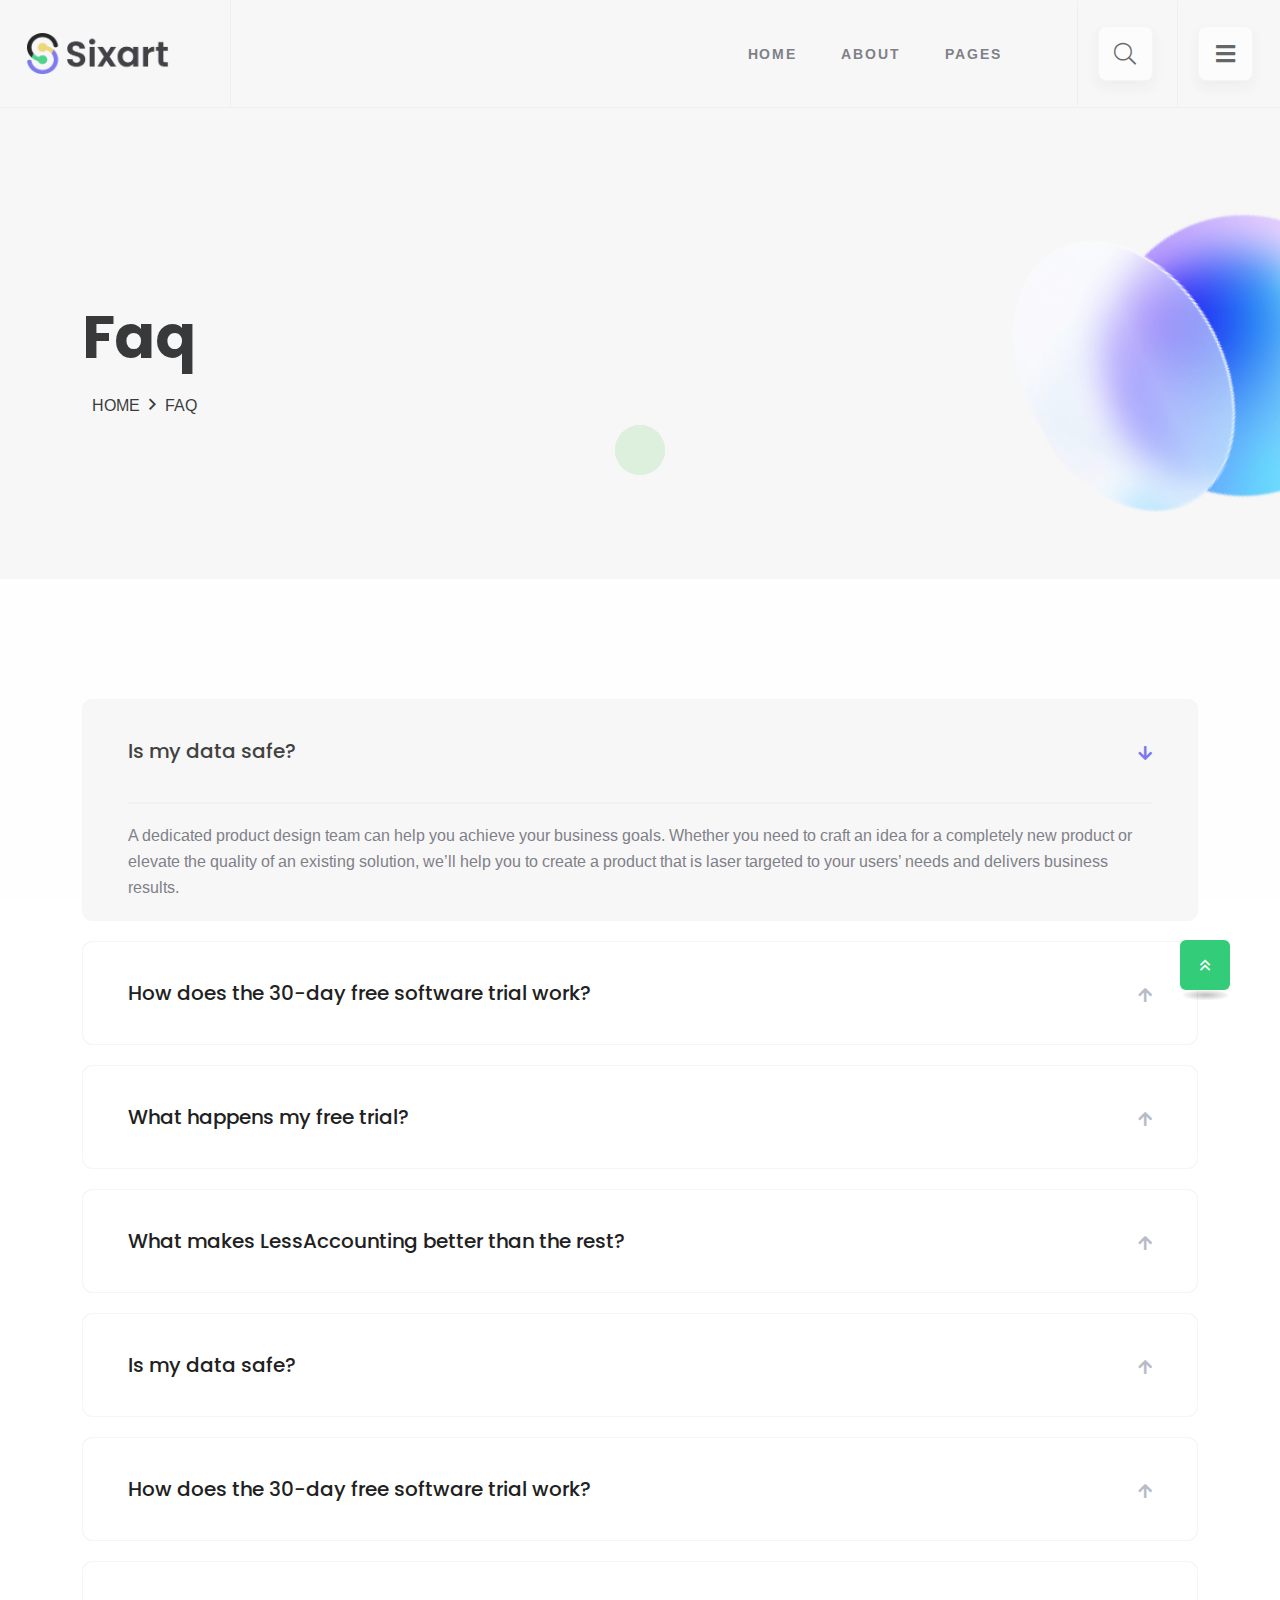
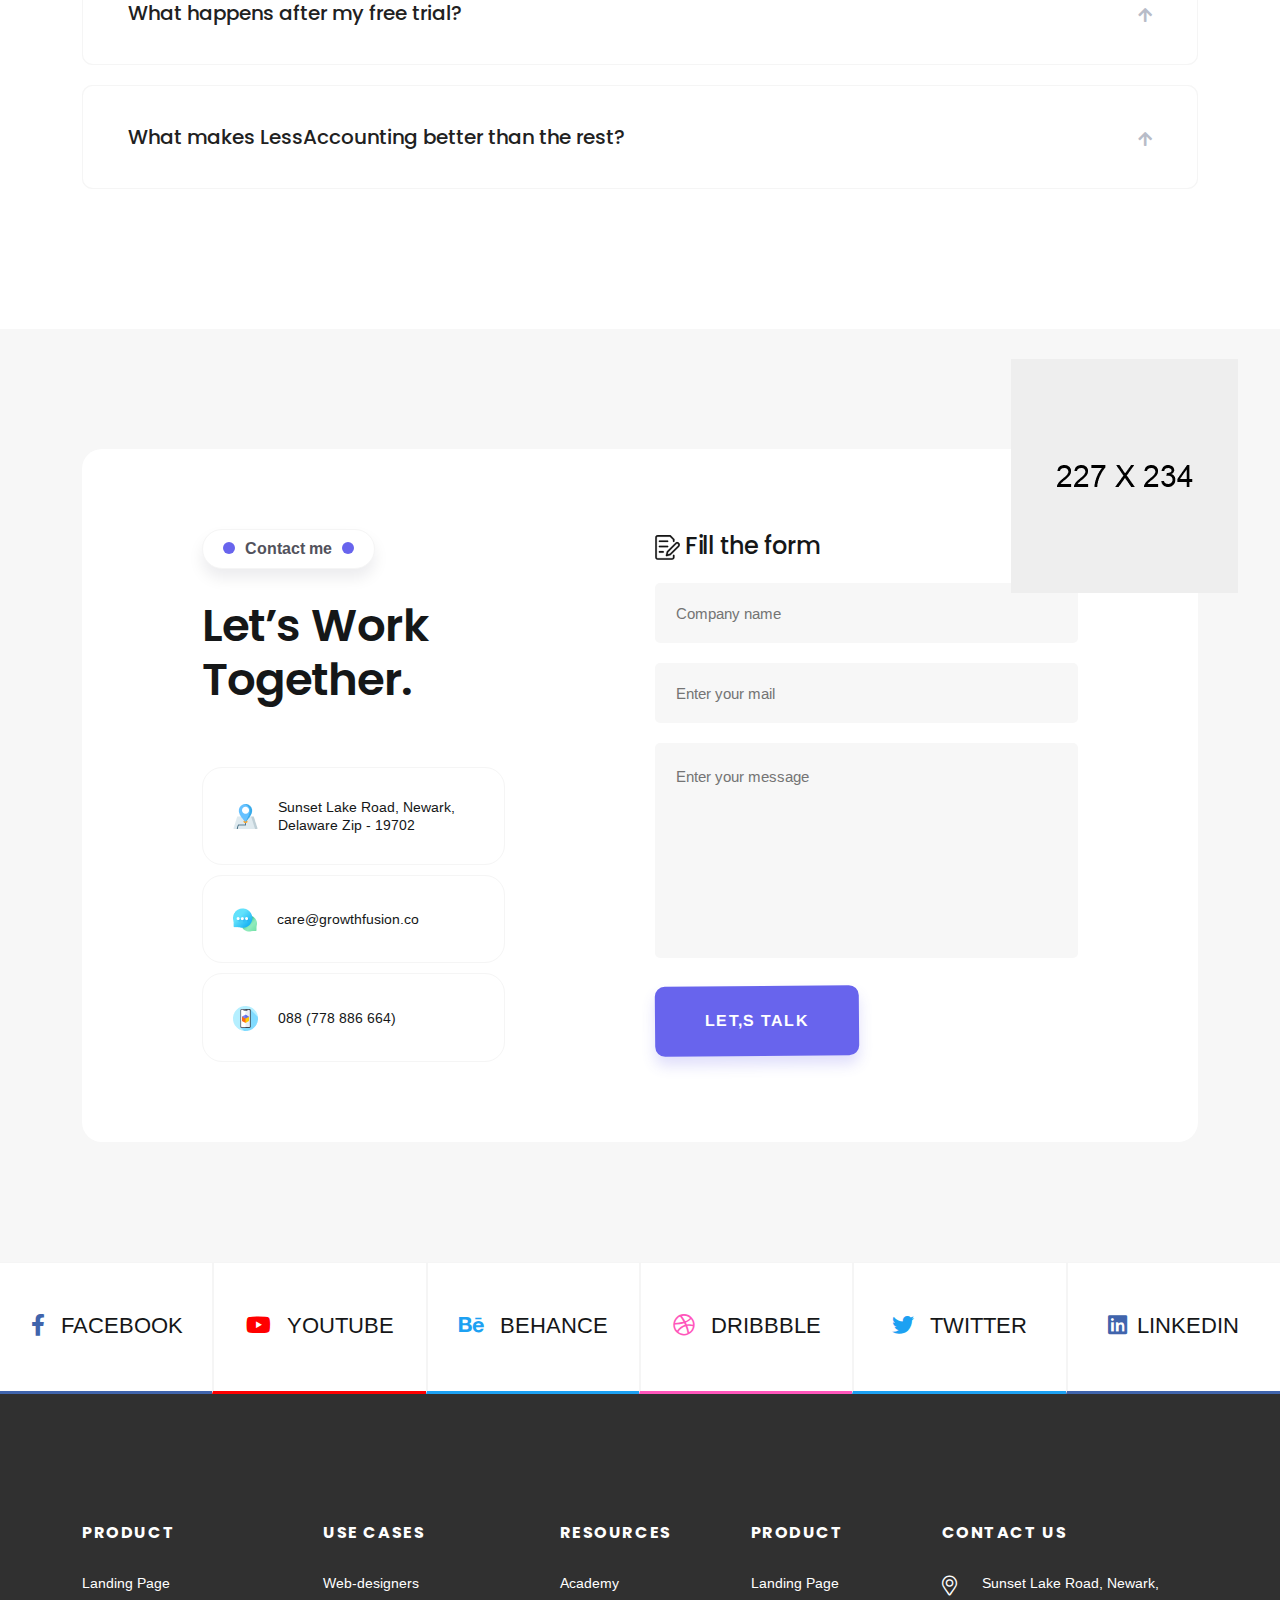
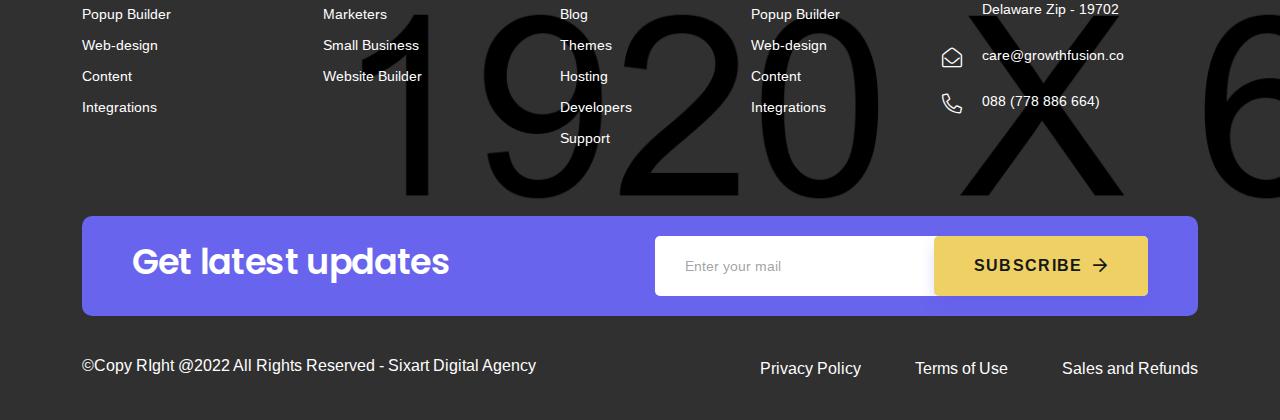
<file: faq.html>
<!doctype html>
<html class="no-js" lang="zxx">

<head>
   <meta charset="utf-8">
   <meta http-equiv="x-ua-compatible" content="ie=edge">
   <title>Sixart Digital Agency HTML Template</title>
   <meta name="description" content="">
   <meta name="viewport" content="width=device-width, initial-scale=1">

   <!-- Place favicon.ico in the root directory -->
   <link rel="shortcut icon" type="image/x-icon" href="assets/img/favicon.png">

   <!-- CSS here -->
   <link rel="stylesheet" href="assets/css/bootstrap.min.css">
   <link rel="stylesheet" href="assets/css/animate.css">
   <link rel="stylesheet" href="assets/css/custom-animation.css">
   <link rel="stylesheet" href="assets/css/swiper-bundle.css">
   <link rel="stylesheet" href="assets/css/slick.css">
   <link rel="stylesheet" href="assets/css/nice-select.css">
   <link rel="stylesheet" href="assets/css/flaticon.css">
   <link rel="stylesheet" href="assets/css/meanmenu.css">
   <link rel="stylesheet" href="assets/css/font-awesome-pro.css">
   <link rel="stylesheet" href="assets/css/magnific-popup.css">
   <link rel="stylesheet" href="assets/css/spacing.css">
   <link rel="stylesheet" href="assets/css/style.css">
</head>

<body>

      <!-- preloader -->
      <div id="preloader">
         <div class="preloader">
               <span></span>
               <span></span>
         </div>
      </div>
      <!-- preloader end  -->

    <!-- tp-back to top-start -->
     <button class="scroll-top scroll-to-target" data-target="html">
      <i class="far fa-angle-double-up"></i>
     </button>
     <!-- tp-back to top-start -->

   <header>
      <!-- tp-header-area-start -->
      <div id="header-sticky" class="tp-header-area header-pl-pr header-transparent header-border-bottom">
         <div class="container-fluid">
            <div class="row g-0 align-items-center">
               <div class="col-xl-2 col-lg-2 col-md-4 col-6">
                  <div class="tp-logo tp-logo-border">
                     <a href="index.html">
                        <img src="assets/img/logo/logo.png" alt="">
                     </a>
                  </div>
               </div>
               <div class="col-xl-10 col-lg-10 col-md-8 col-6 d-flex justify-content-end">
                  <div class="tp-main-menu d-none d-xl-block">
                     <nav id="mobile-menu">
                        <ul>
                           <li><a href="index.html">Home</a>
                              <ul class="submenu">
                                 <li><a href="index.html">Home</a></li>
                                 <!-- <li><a href="index-2.html">Home 02</a></li>
                                 <li><a href="index-3.html">Home 03</a></li> -->
                              </ul>
                           </li>
                           <li><a href="about-us.html">About</a>
                              <ul class="submenu">
                                 <!-- <li><a href="about-me.html">About Me</a></li> -->
                                 <li><a href="about-us.html">About Us</a></li>
                              </ul>
                           </li>
                           <!-- <li><a href="case-details.html">Our Project</a>
                              <ul class="submenu">
                                 <li><a href="case-studies.html">Case Studies</a></li>
                                 <li><a href="case-details.html">Case Details</a></li>
                              </ul>
                           </li>
                           <li><a href="service-details.html">Services</a>
                              <ul class="submenu">
                                 <li><a href="service.html">Service</a></li>
                                 <li><a href="service-details.html">Service Details</a></li>
                              </ul>
                           </li> -->
                           <li><a href="#">Pages</a>
                              <ul class="submenu">
                                 <!-- <li><a href="blog.html">Blog Sidebar</a></li> -->
                                 <li><a href="blog-details.html">Blog Details</a></li>
                                 <!-- <li><a href="team.html">Team</a></li>
                                 <li><a href="shop.html">Shop</a></li>
                                 <li><a href="shop-details.html">Shop Details</a></li>
                                 <li><a href="price.html">Price</a></li> -->
                                 <li><a href="faq.html">Faq</a></li>
                                 <!-- <li><a href="cart.html">Cart</a></li>
                                 <li><a href="checkout.html">Checkout</a></li> -->
                                 <li><a href="contact.html">Contact</a></li>
                                 <!-- <li><a href="404.html">404</a></li> -->
                              </ul>
                           </li>
                        </ul>
                     </nav>
                  </div>
                  <div class="tp-header-right">
                     <ul>
                        <li class=" d-none d-md-inline-block search-wrapper">
                           <a class="tp-search-box" href="javascript:void(0)"><i class="tp-search-toggle fal fa-search"></i><i class="search-close  far fa-times"></i></a>
                           <div class="tp-search-form p-relative">
                              <form action="#">
                                 <input type="text" placeholder="Search ...">
                                 <button type="submit"><i class="far fa-search"></i></button>
                              </form>
                           </div>
                        </li>
                        <!-- <li class="d-none d-md-inline-block">
                           <a href="cart.html"><i class="fal fa-shopping-basket"></i><span>03</span></a>
                              <div class="minicart">
                                 <div>
                                    <div class="cart-img">
                                       <a href="product-details.html">
                                          <img src="assets/img/shop//shop-2.jpg" alt="">
                                       </a>
                                    </div>
                                    <div class="cart-content">
                                       <h3>
                                          <a href="product-details.html">Mobile - phone</a>
                                       </h3>
                                       <div class="cart-price">
                                          <span class="new">$ 22.9</span>
                                          <span>
                                                <del>$39.9</del>
                                          </span>
                                       </div>
                                    </div>
                                    <div class="del-icon">
                                       <a href="#">
                                          <i class="far fa-trash-alt"></i>
                                       </a>
                                    </div>
                                 </div>
                                 <div>
                                    <div class="cart-img">
                                       <a href="product-details.html">
                                          <img src="assets/img/shop/shop-1.jpg" alt="">
                                       </a>
                                    </div>
                                    <div class="cart-content">
                                       <h3>
                                          <a href="product-details.html">Gothelf learn UX</a>
                                       </h3>
                                       <div class="cart-price">
                                          <span class="new">$ 22.9</span>
                                          <span>
                                                <del>$39.9</del>
                                          </span>
                                       </div>
                                    </div>
                                    <div class="del-icon">
                                       <a href="#">
                                          <i class="far fa-trash-alt"></i>
                                       </a>
                                    </div>
                                 </div>
                                 <div>
                                       <div class="total-price">
                                          <span class="f-left">Total:</span>
                                          <span class="f-right">$100.0</span>
                                       </div>
                                 </div>
                                 <div>
                                       <div class="checkout-link">
                                          <a class="tp-btn-orange-radius w-100" href="cart.html">Shopping Cart</a>
                                          <a class="tp-btn-radius-2 w-100" href="checkout.html">Checkout</a>
                                       </div>
                                 </div>
                              </div>
                        </li> -->
                        <li><a class="tp-menu-bar" href="javascript:void(0)"><i class="fas fa-bars"></i></a></li>
                     </ul>
                  </div>
               </div>
            </div>
         </div>
      </div>
      <!-- tp-header-area-end -->
   </header>

   <!-- tp-offcanvus-area-start -->
      <div class="tp-offcanvas-area">
      <div class="tpoffcanvas">
         <div class="tpoffcanvas__close-btn">
            <button class="close-btn"><i class="fal fa-times"></i></button>
         </div>
         <div class="tpoffcanvas__logo pt-50">
            <a href="index.html">
               <img src="assets/img/logo/logo-white.png" alt="">
            </a>
         </div>
         <div class="tpoffcanvas__text">
            <p>Suspendisse interdum consectetur libero id. Fermentum leo vel orci porta non. Euismod viverra nibh cras pulvinar suspen.</p>
         </div>
         <div class="mobile-menu"></div>
         <div class="tpoffcanvas__info">
            <h3 class="offcanva-title">Get In Touch</h3>
            <div class="tp-info-wrapper mb-20 d-flex align-items-center">
               <div class="tpoffcanvas__info-icon">
                  <a href="#"><i class="fal fa-envelope"></i></a>
               </div>
               <div class="tpoffcanvas__info-address">
                  <span>Email</span>
                  <a href="care@growthfusion.co">care@growthfusion.co</a>
               </div>
            </div>
            <div class="tp-info-wrapper mb-20 d-flex align-items-center">
               <div class="tpoffcanvas__info-icon">
                  <a href="#"><i class="fal fa-phone-alt"></i></a>
               </div>
               <div class="tpoffcanvas__info-address">
                  <span>Phone</span>
                  <a href="tel:(00)45611227890">(00) 456 1122 7890</a>
               </div>
            </div>
            <div class="tp-info-wrapper mb-20 d-flex align-items-center">
               <div class="tpoffcanvas__info-icon">
                  <a href="#"><i class="fas fa-map-marker-alt"></i></a>
               </div>
               <div class="tpoffcanvas__info-address">
                  <span>Location</span>
                  <a href="https://maps.app.goo.gl/UnqfJEKVTDWG9ise8" target="_blank">Sunset Lake Road, Newark, Delaware Zip - 19702</a>
               </div>
            </div>
         </div>
         <div class="tpoffcanvas__social">
            <div class="social-icon">
               <a href="#"><i class="fab fa-twitter"></i></a>
               <a href="#"><i class="fab fa-instagram"></i></a>
               <a href="#"><i class="fab fa-facebook-square"></i></a>
               <a href="#"><i class="fab fa-dribbble"></i></a>
            </div>
         </div>
      </div>
      </div>
   
      <div class="body-overlay"></div>
   <!-- tp-offcanvus-area-end -->

   <main>

      <!-- breadcrumb area start -->
      <section class="breadcrumb__area breadcrumb-height include-bg p-relative" data-background="assets/img/breadcrumb/breadcurmb.jpg">
         <div class="container">
            <div class="row">
               <div class="col-xxl-12">
                  <div class="breadcrumb__content">
                     <h3 class="breadcrumb__title">Faq</h3>
                     <div class="breadcrumb__list wow tpfadeUp" data-wow-duration=".9s">
                        <span><a href="#">Home</a></span>
                        <span class="dvdr"><i class="fa fa-angle-right"></i></span>
                        <span>Faq</span>
                      </div>
                  </div>
               </div>
            </div>
         </div>
      </section>
      <!-- breadcrumb area end -->

      <!-- accordion-area-start -->
      <div class="sd-accordio-area pt-120 pb-120">
         <div class="container">
            <div class="row">
               <div class="col-xl-12">
                  <div class="tp-custom-accordio">
                     <div class="accordion" id="accordionExample">
                        <div class="accordion-items faq-accordio-border">
                           <h2 class="accordion-header" id="headingOne">
                              <button class="accordion-buttons " type="button" data-bs-toggle="collapse"
                                 data-bs-target="#collapseOne" aria-expanded="true" aria-controls="collapseOne">
                                 Is my data safe?
                              </button>
                           </h2>
                           <div id="collapseOne" class="accordion-collapse collapse show" aria-labelledby="headingOne"
                              data-bs-parent="#accordionExample">
                              <div class="accordion-body">
                                 A dedicated product design team can help you achieve your business goals. Whether you
                                 need to craft an idea for a completely new product or elevate the quality of an
                                 existing solution, we’ll help you to create a product that is laser targeted to your
                                 users’ needs and delivers business results.
                              </div>
                           </div>
                        </div>
                        <div class="accordion-items">
                           <h2 class="accordion-header" id="headingTwo">
                              <button class="accordion-buttons collapsed" type="button" data-bs-toggle="collapse"
                                 data-bs-target="#collapseTwo" aria-expanded="false" aria-controls="collapseTwo">
                                 How does the 30-day free software trial work?
                              </button>
                           </h2>
                           <div id="collapseTwo" class="accordion-collapse collapse" aria-labelledby="headingTwo"
                              data-bs-parent="#accordionExample">
                              <div class="accordion-body">
                                 A dedicated product design team can help you achieve your business goals. Whether you
                                 need to craft an idea for a completely new product or elevate the quality of an
                                 existing solution, we’ll help you to create a product that is laser targeted to your
                                 users’ needs and delivers business results.
                              </div>
                           </div>
                        </div>
                        <div class="accordion-items">
                           <h2 class="accordion-header" id="headingThree">
                              <button class="accordion-buttons collapsed" type="button" data-bs-toggle="collapse"
                                 data-bs-target="#collapseThree" aria-expanded="false" aria-controls="collapseThree">
                                 What happens my free trial?
                              </button>
                           </h2>
                           <div id="collapseThree" class="accordion-collapse collapse" aria-labelledby="headingThree"
                              data-bs-parent="#accordionExample">
                              <div class="accordion-body">
                                 A dedicated product design team can help you achieve your business goals. Whether you
                                 need to craft an idea for a completely new product or elevate the quality of an
                                 existing solution, we’ll help you to create a product that is laser targeted to your
                                 users’ needs and delivers business results.
                              </div>
                           </div>
                        </div>
                        <div class="accordion-items">
                           <h2 class="accordion-header" id="headingfour">
                              <button class="accordion-buttons collapsed" type="button" data-bs-toggle="collapse"
                                 data-bs-target="#collapsefour" aria-expanded="false" aria-controls="collapsefour">
                                 What makes LessAccounting better than the rest?
                              </button>
                           </h2>
                           <div id="collapsefour" class="accordion-collapse collapse" aria-labelledby="headingfour"
                              data-bs-parent="#accordionExample">
                              <div class="accordion-body">
                                 A dedicated product design team can help you achieve your business goals. Whether you
                                 need to craft an idea for a completely new product or elevate the quality of an
                                 existing solution, we’ll help you to create a product that is laser targeted to your
                                 users’ needs and delivers business results.
                              </div>
                           </div>
                        </div>
                        <div class="accordion-items">
                           <h2 class="accordion-header" id="headingfive">
                              <button class="accordion-buttons collapsed" type="button" data-bs-toggle="collapse"
                                 data-bs-target="#collapsefive" aria-expanded="false" aria-controls="collapsefive">
                                 Is my data safe?
                              </button>
                           </h2>
                           <div id="collapsefive" class="accordion-collapse collapse" aria-labelledby="headingfive"
                              data-bs-parent="#accordionExample">
                              <div class="accordion-body">
                                 A dedicated product design team can help you achieve your business goals. Whether you
                                 need to craft an idea for a completely new product or elevate the quality of an
                                 existing solution, we’ll help you to create a product that is laser targeted to your
                                 users’ needs and delivers business results.
                              </div>
                           </div>
                        </div>
                        <div class="accordion-items">
                           <h2 class="accordion-header" id="headingsix">
                              <button class="accordion-buttons collapsed" type="button" data-bs-toggle="collapse"
                                 data-bs-target="#collapsesix" aria-expanded="false" aria-controls="collapsesix">
                                 How does the 30-day free software trial work?
                              </button>
                           </h2>
                           <div id="collapsesix" class="accordion-collapse collapse" aria-labelledby="headingsix"
                              data-bs-parent="#accordionExample">
                              <div class="accordion-body">
                                 A dedicated product design team can help you achieve your business goals. Whether you
                                 need to craft an idea for a completely new product or elevate the quality of an
                                 existing solution, we’ll help you to create a product that is laser targeted to your
                                 users’ needs and delivers business results.
                              </div>
                           </div>
                        </div>
                        <div class="accordion-items">
                           <h2 class="accordion-header" id="headingseven">
                              <button class="accordion-buttons collapsed" type="button" data-bs-toggle="collapse"
                                 data-bs-target="#collapseseven" aria-expanded="false" aria-controls="collapseseven">
                                 What happens after my free trial?
                              </button>
                           </h2>
                           <div id="collapseseven" class="accordion-collapse collapse" aria-labelledby="headingseven"
                              data-bs-parent="#accordionExample">
                              <div class="accordion-body">
                                 A dedicated product design team can help you achieve your business goals. Whether you
                                 need to craft an idea for a completely new product or elevate the quality of an
                                 existing solution, we’ll help you to create a product that is laser targeted to your
                                 users’ needs and delivers business results.
                              </div>
                           </div>
                        </div>
                        <div class="accordion-items">
                           <h2 class="accordion-header" id="headingeight">
                              <button class="accordion-buttons collapsed" type="button" data-bs-toggle="collapse"
                                 data-bs-target="#collapseeight" aria-expanded="false" aria-controls="collapseeight">
                                 What makes LessAccounting better than the rest?
                              </button>
                           </h2>
                           <div id="collapseeight" class="accordion-collapse collapse" aria-labelledby="headingeight"
                              data-bs-parent="#accordionExample">
                              <div class="accordion-body">
                                 A dedicated product design team can help you achieve your business goals. Whether you
                                 need to craft an idea for a completely new product or elevate the quality of an
                                 existing solution, we’ll help you to create a product that is laser targeted to your
                                 users’ needs and delivers business results.
                              </div>
                           </div>
                        </div>
                     </div>
                  </div>
               </div>
            </div>
         </div>
      </div>
      <!-- accordion-area-end -->



      <!-- tp-contact-area-start -->
      <div class="tp-contact-area grey-bg pt-120 pb-120">
         <div class="container">
            <div class="tp-contact-wrapper p-relative">
               <div class="tp-contact-shape d-none d-xl-block">
                  <img src="assets/img/cta/cta-1.png" alt="">
               </div>
               <div class="row">
                  <div class="col-xl-6 col-lg-6">
                     <div class="contact-us-sction-box mb-60">
                        <h4 class="tp-section-subtitle">Contact me</h4>
                        <h3 class="tp-section-title-xs">Let’s Work <br> Together.</h3>
                     </div>
                     <div class="contact-info">
                        <div class="contact-info-item d-flex align-items-center">
                           <div class="contact-icon">
                              <img src="assets/img/contact/contact-1.png" alt="">
                           </div>
                           <div class="contact-loaction">
                              <a href="https://maps.app.goo.gl/UnqfJEKVTDWG9ise8" target="_blank">Sunset Lake Road, Newark, Delaware Zip - 19702</a>
                           </div>
                        </div>
                        <div class="contact-info-item d-flex align-items-center">
                           <div class="contact-icon">
                              <img src="assets/img/contact/contact-2.png" alt="">
                           </div>
                           <div class="contact-loaction">
                              <a href="care@growthfusion.co">care@growthfusion.co</a>
                           </div>
                        </div>
                        <div class="contact-info-item d-flex align-items-center">
                           <div class="contact-icon">
                              <img src="assets/img/contact/contact-3.png" alt="">
                           </div>
                           <div class="contact-loaction">
                              <a href="tel:08778886664">088 (778 886 664)</a>
                           </div>
                        </div>
                     </div>
                  </div>
                  <div class="col-xl-6 col-lg-6">
                     <div class="tpcontact">
                        <div class="tpcontact__heading">
                           <h4 class="tp-contact-title mb-20">
                              <svg width="25" height="25" viewBox="0 0 25 25" fill="none"
                                 xmlns="http://www.w3.org/2000/svg">
                                 <path
                                    d="M22.9201 9.11169C22.8196 9.00949 22.6998 8.92831 22.5678 8.87286C22.4355 8.81732 22.2936 8.78872 22.1502 8.78872C22.0068 8.78872 21.8649 8.81732 21.7326 8.87286C21.6005 8.92835 21.4806 9.0096 21.38 9.1119C21.3799 9.11199 21.3798 9.11209 21.3797 9.11219L13.2476 17.2717L13.2281 17.2913L13.2214 17.3182L12.7524 19.2026L12.7121 19.3644L12.8738 19.3238L14.7499 18.8526L14.7768 18.8459L14.7964 18.8262L22.9197 10.6577C22.9198 10.6577 22.9198 10.6576 22.9199 10.6575C23.0218 10.5565 23.1027 10.4361 23.1579 10.3035C23.2131 10.1708 23.2415 10.0283 23.2415 9.88451C23.2415 9.74067 23.2131 9.59826 23.1579 9.46552C23.1027 9.33298 23.0219 9.2127 22.9201 9.11169ZM22.9201 9.11169C22.92 9.11154 22.9198 9.11141 22.9197 9.11127L22.8493 9.18228L22.9206 9.11219C22.9204 9.11202 22.9203 9.11186 22.9201 9.11169ZM15.1768 0.100017L15.1774 0.100013C15.2807 0.0994136 15.383 0.11929 15.4786 0.158513C15.5742 0.197727 15.6612 0.255516 15.7345 0.328588C15.7345 0.328604 15.7345 0.328619 15.7346 0.328635L19.2738 3.88363C19.2738 3.88364 19.2738 3.88364 19.2738 3.88365C19.3465 3.95734 19.4041 4.04475 19.4432 4.1409C19.4823 4.23705 19.5021 4.34002 19.5015 4.4439V4.44448V6.22227C19.5015 6.43164 19.4187 6.63234 19.2715 6.78026C19.1242 6.92815 18.9246 7.01116 18.7166 7.01116C18.5086 7.01116 18.309 6.92815 18.1617 6.78026C18.0145 6.63234 17.9317 6.43164 17.9317 6.22227V4.80893V4.76764L17.9025 4.73837L14.8849 1.70725L14.8556 1.6778H14.814H2.78764C2.52627 1.6778 2.2757 1.7821 2.09102 1.9676C1.90636 2.15309 1.8027 2.40457 1.8027 2.66669V22.2223C1.8027 22.4845 1.90636 22.736 2.09102 22.9214C2.2757 23.1069 2.52627 23.2112 2.78764 23.2112H16.9467C17.2081 23.2112 17.4587 23.1069 17.6433 22.9214C17.828 22.736 17.9317 22.4845 17.9317 22.2223V20.4446C17.9317 20.2352 18.0145 20.0345 18.1617 19.8866C18.309 19.7387 18.5086 19.6557 18.7166 19.6557C18.9246 19.6557 19.1242 19.7387 19.2715 19.8866C19.4187 20.0345 19.5015 20.2352 19.5015 20.4446V22.2223C19.5015 22.9032 19.2323 23.5561 18.7531 24.0374C18.2739 24.5187 17.6242 24.789 16.9467 24.789H2.78764C2.1102 24.789 1.46042 24.5187 0.981261 24.0374C0.502089 23.5561 0.232813 22.9032 0.232813 22.2223V2.66669C0.232813 1.98583 0.502089 1.33293 0.981262 0.85162C1.46042 0.370323 2.1102 0.100015 2.78764 0.100015L15.1768 0.100017ZM23.819 11.949H23.8652L15.7349 20.1156C15.7348 20.1157 15.7347 20.1158 15.7346 20.1159C15.6326 20.2166 15.5051 20.2874 15.366 20.3206L15.3649 20.3209L11.8251 21.2098L11.8251 21.2098L11.8222 21.2106C11.6896 21.2481 11.5495 21.2499 11.416 21.2157C11.2825 21.1816 11.1602 21.1127 11.0615 21.016C10.9628 20.9192 10.8912 20.798 10.8539 20.6646C10.8166 20.5311 10.8149 20.3902 10.849 20.2559L10.8492 20.2554L11.7341 16.6998L11.7344 16.6987C11.7675 16.5587 11.8381 16.4306 11.9384 16.3281C11.9384 16.328 11.9385 16.3279 11.9386 16.3278L20.2388 7.99061L20.2389 7.99071L20.2425 7.98667C20.4848 7.7154 20.7795 7.4966 21.1088 7.34361C21.438 7.19062 21.7948 7.10664 22.1574 7.09677C22.52 7.08691 22.8807 7.15137 23.2177 7.28624C23.5547 7.4211 23.8608 7.62355 24.1174 7.88124C24.3739 8.13893 24.5755 8.44646 24.7098 8.78508C24.8441 9.12369 24.9084 9.48626 24.8985 9.85065C24.8887 10.215 24.8051 10.5736 24.6527 10.9044C24.5003 11.2352 24.2825 11.5313 24.0124 11.7747L23.819 11.949ZM4.00264 16.331C4.14988 16.1831 4.34949 16.1001 4.55752 16.1001H8.09729C8.30533 16.1001 8.50494 16.1831 8.65217 16.331C8.79943 16.4789 8.88224 16.6796 8.88224 16.889C8.88224 17.0984 8.79943 17.2991 8.65218 17.447C8.50494 17.5949 8.30533 17.6779 8.09729 17.6779H4.55752C4.34949 17.6779 4.14988 17.5949 4.00264 17.447C3.85539 17.2991 3.77258 17.0984 3.77258 16.889C3.77258 16.6796 3.85539 16.4789 4.00264 16.331ZM4.55752 5.43337H12.522C12.73 5.43337 12.9296 5.51638 13.0769 5.66428C13.2241 5.81219 13.3069 6.0129 13.3069 6.22227C13.3069 6.43164 13.2241 6.63234 13.0769 6.78026C12.9296 6.92815 12.73 7.01116 12.522 7.01116H4.55752C4.34949 7.01116 4.14988 6.92815 4.00264 6.78026C3.85539 6.63234 3.77258 6.43164 3.77258 6.22227C3.77258 6.0129 3.85539 5.81219 4.00264 5.66428C4.14988 5.51638 4.34949 5.43337 4.55752 5.43337ZM13.0769 10.9976C13.2241 11.1455 13.3069 11.3463 13.3069 11.5556C13.3069 11.765 13.2241 11.9657 13.0769 12.1136C12.9296 12.2615 12.73 12.3445 12.522 12.3445H4.55752C4.34949 12.3445 4.14988 12.2615 4.00264 12.1136C3.85539 11.9657 3.77258 11.765 3.77258 11.5556C3.77258 11.3463 3.85539 11.1455 4.00264 10.9976C4.14988 10.8497 4.34949 10.7667 4.55752 10.7667H12.522C12.73 10.7667 12.9296 10.8497 13.0769 10.9976Z"
                                    fill="#171717" stroke="#0F0F0F" stroke-width="0.2" />
                              </svg>
                              Fill the form
                           </h4>
                        </div>
                        <div class="tpcontact__form">
                           <form action="#">
                              <input type="text" placeholder="Company name">
                              <input type="email" placeholder="Enter your mail">
                              <textarea placeholder="Enter your message"></textarea>
                           </form>
                           <button class="tp-btn">Let,s Talk</button>
                        </div>
                     </div>
                  </div>
               </div>
            </div>
         </div>
      </div>
      <!-- tp-contact-area-end -->

      <!-- tp-social-area-start -->
      <div class="tp-social-area social-space-bottom fix">
         <div class="container-fluid p-0">
            <div class="row g-0">
               <div class="col-lg-2 col-md-4 col-sm-6">
                  <a href="#">
                     <div class="tp-social-item">
                        <span><i class="fab fa-facebook-f"></i> Facebook</span>
                     </div>
                  </a>
               </div>
               <div class="col-lg-2 col-md-4 col-sm-6">
                  <a href="#">
                     <div class="tp-social-item tp-youtube">
                        <span><i class="fab fa-youtube"></i> youtube</span>
                     </div>
                  </a>
               </div>
               <div class="col-lg-2 col-md-4 col-sm-6">
                 <a href="#">
                     <div class="tp-social-item tp-behance">
                        <span><i class="fab fa-behance"></i> behance</span>
                     </div>
                 </a>
               </div>
               <div class="col-lg-2 col-md-4 col-sm-6">
                  <a href="#">
                     <div class="tp-social-item tp-dribble">
                        <span><i class="fab fa-dribbble"></i> dribbble</span>
                     </div>
                  </a>
               </div>
               <div class="col-lg-2 col-md-4 col-sm-6">
                  <a href="#">
                     <div class="tp-social-item tp-twitter">
                        <span><i class="fab fa-twitter"></i> twitter</span>
                     </div>
                  </a>
               </div>
               <div class="col-lg-2 col-md-4 col-sm-6">
                 <a href="#">
                     <div class="tp-social-item tp-linkedin">
                        <span><i class="fab fa-linkedin"></i>linkedin</span>
                     </div>
                 </a>
               </div>
            </div>
         </div>
      </div>
      <!-- tp-social-area-end -->
   </main>

   <footer>

      <!-- tp-footer-area-start -->
      <div class="tp-footer-area footer-bg pt-130" data-background="assets/img/footer/footer-bg.jpg">
         <div class="container">
            <div class="row">
               <div class="col-xl-2 col-lg-2 col-md-3 col-6 mb-30">
                  <div class="tp-footer-widget z-index-3">
                     <div class="tp-footer-widget__title">
                        <h4 class="tp-footer-title">Product</h4>
                     </div>
                     <div class="tp-footer-widget__list">
                        <ul>
                           <li><a href="index.html">Landing Page</a></li>
                           <li><a href="#">Popup Builder</a></li>
                           <li><a href="#">Web-design</a></li>
                           <li><a href="#">Content</a></li>
                           <li><a href="#">Integrations</a></li>
                        </ul>
                     </div>
                  </div>
               </div>
               <div class="col-xl-3 col-lg-2 col-md-3 col-6 mb-30">
                  <div class="tp-footer-widget footer-space-one z-index-3">
                     <div class="tp-footer-widget__title">
                        <h4 class="tp-footer-title">Use Cases</h4>
                     </div>
                     <div class="tp-footer-widget__list">
                        <ul>
                           <li><a href="#">Web-designers</a></li>
                           <li><a href="#">Marketers</a></li>
                           <li><a href="#">Small Business</a></li>
                           <li><a href="#">Website Builder</a></li>
                        </ul>
                     </div>
                  </div>
               </div>
               <div class="col-xl-2 col-lg-2 col-md-3 col-6 mb-30">
                  <div class="tp-footer-widget footer-space-two z-index-3">
                     <div class="tp-footer-widget__title">
                        <h4 class="tp-footer-title">Resources</h4>
                     </div>
                     <div class="tp-footer-widget__list">
                        <ul>
                           <li><a href="#">Academy</a></li>
                           <li><a href="blog-details.html">Blog</a></li>
                           <li><a href="#">Themes</a></li>
                           <li><a href="#">Hosting</a></li>
                           <li><a href="#">Developers</a></li>
                           <li><a href="contact.html">Support</a></li>
                        </ul>
                     </div>
                  </div>
               </div>
               <div class="col-xl-2 col-lg-2 col-md-3 col-6 mb-30">
                  <div class="tp-footer-widget footer-space-three z-index-3">
                     <div class="tp-footer-widget__title">
                        <h4 class="tp-footer-title">Product</h4>
                     </div>
                     <div class="tp-footer-widget__list">
                        <ul>
                           <li><a href="index.html">Landing Page</a></li>
                           <li><a href="#">Popup Builder</a></li>
                           <li><a href="#">Web-design</a></li>
                           <li><a href="#">Content</a></li>
                           <li><a href="#">Integrations</a></li>
                        </ul>
                     </div>
                  </div>
               </div>
               <div class="col-xl-3 col-lg-4 col-md-6 col-12 mb-30">
                  <div class="tp-footer-widget z-index-3">
                     <div class="tp-footer-widget__title">
                        <h4 class="tp-footer-title">Contact Us</h4>
                     </div>
                     <div class="tp-footer-widget__list">
                        <ul class="footer-position">
                           <li><a href="https://maps.app.goo.gl/UnqfJEKVTDWG9ise8" target="_blank">
                              <span><i class="fal fa-map-marker-alt"></i></span>
                              Sunset Lake Road, Newark, Delaware Zip - 19702</a>
                           </li>
                           <li><a href="care@growthfusion.co">
                              <span><i class="fal fa-envelope-open"></i></span>
                              care@growthfusion.co</a>
                           </li>
                           <li><a href="tel:778886664">
                              <span><i class="fal fa-phone-alt"></i></span>
                                 088 (778 886 664)</a>
                           </li>
                        </ul>
                     </div>
                  </div>
               </div>
            </div>
            <div class="row">
               <div class="col-12">
                  <div class="tp-newsletter-wrapper z-index-3">
                     <div class="row align-items-center">
                        <div class="col-lg-6 col-md-12 col-12">
                           <div class="tp-newsletter">
                              <div class="tp-newsletter__title">
                                 <h4 class="tp-newsletter-title">Get latest updates</h4>
                              </div>
                           </div>
                        </div>
                        <div class="col-lg-6 col-md-12 col-12">
                           <div class="tp-newsletter">
                              <div class="tp-newsletter__input p-relative">
                                 <form action="#">
                                    <input type="email" placeholder="Enter your mail">
                                    <button class="tp-btn-yellow">Subscribe <i class="far fa-arrow-right"></i></button>
                                 </form>
                              </div>
                           </div>
                        </div>
                     </div>
                  </div>
               </div>
            </div>
            <div class="copy-right-wrapper z-index-3">
               <div class="row">
                  <div class="col-xl-6 col-lg-7 col-12">
                     <div class="copyright-left text-center text-lg-start">
                        <p>©Copy RIght @2022 All Rights Reserved - Sixart Digital Agency</p>
                     </div>
                  </div>
                  <div class="col-xl-6 col-lg-5 col-12">
                     <div class="copyright-right-side text-center text-lg-end">
                        <ul>
                           <li><a href="#">Privacy Policy</a></li>
                           <li><a href="#">Terms of Use</a></li>
                           <li><a href="#">Sales and Refunds</a></li>
                        </ul>
                     </div>
                  </div>
               </div>
            </div>
         </div>
      </div>
      <!-- tp-footer-area-end -->

   </footer>

   <!-- JS here -->
   <script src="assets/js/jquery.js"></script>
   <script src="assets/js/waypoints.js"></script>
   <script src="assets/js/bootstrap.bundle.min.js"></script>
   <script src="assets/js/swiper-bundle.js"></script>
   <script src="assets/js/slick.js"></script>
   <script src="assets/js/magnific-popup.js"></script>
   <script src="assets/js/counterup.js"></script>
   <script src="assets/js/wow.js"></script>
   <script src="assets/js/nice-select.js"></script>
   <script src="assets/js/meanmenu.js"></script>
   <script src="assets/js/isotope-pkgd.js"></script>
   <script src="assets/js/imagesloaded-pkgd.js"></script>
   <script src="assets/js/ajax-form.js"></script>
   <script src="assets/js/main.js"></script>



</body>

</html>
</file>
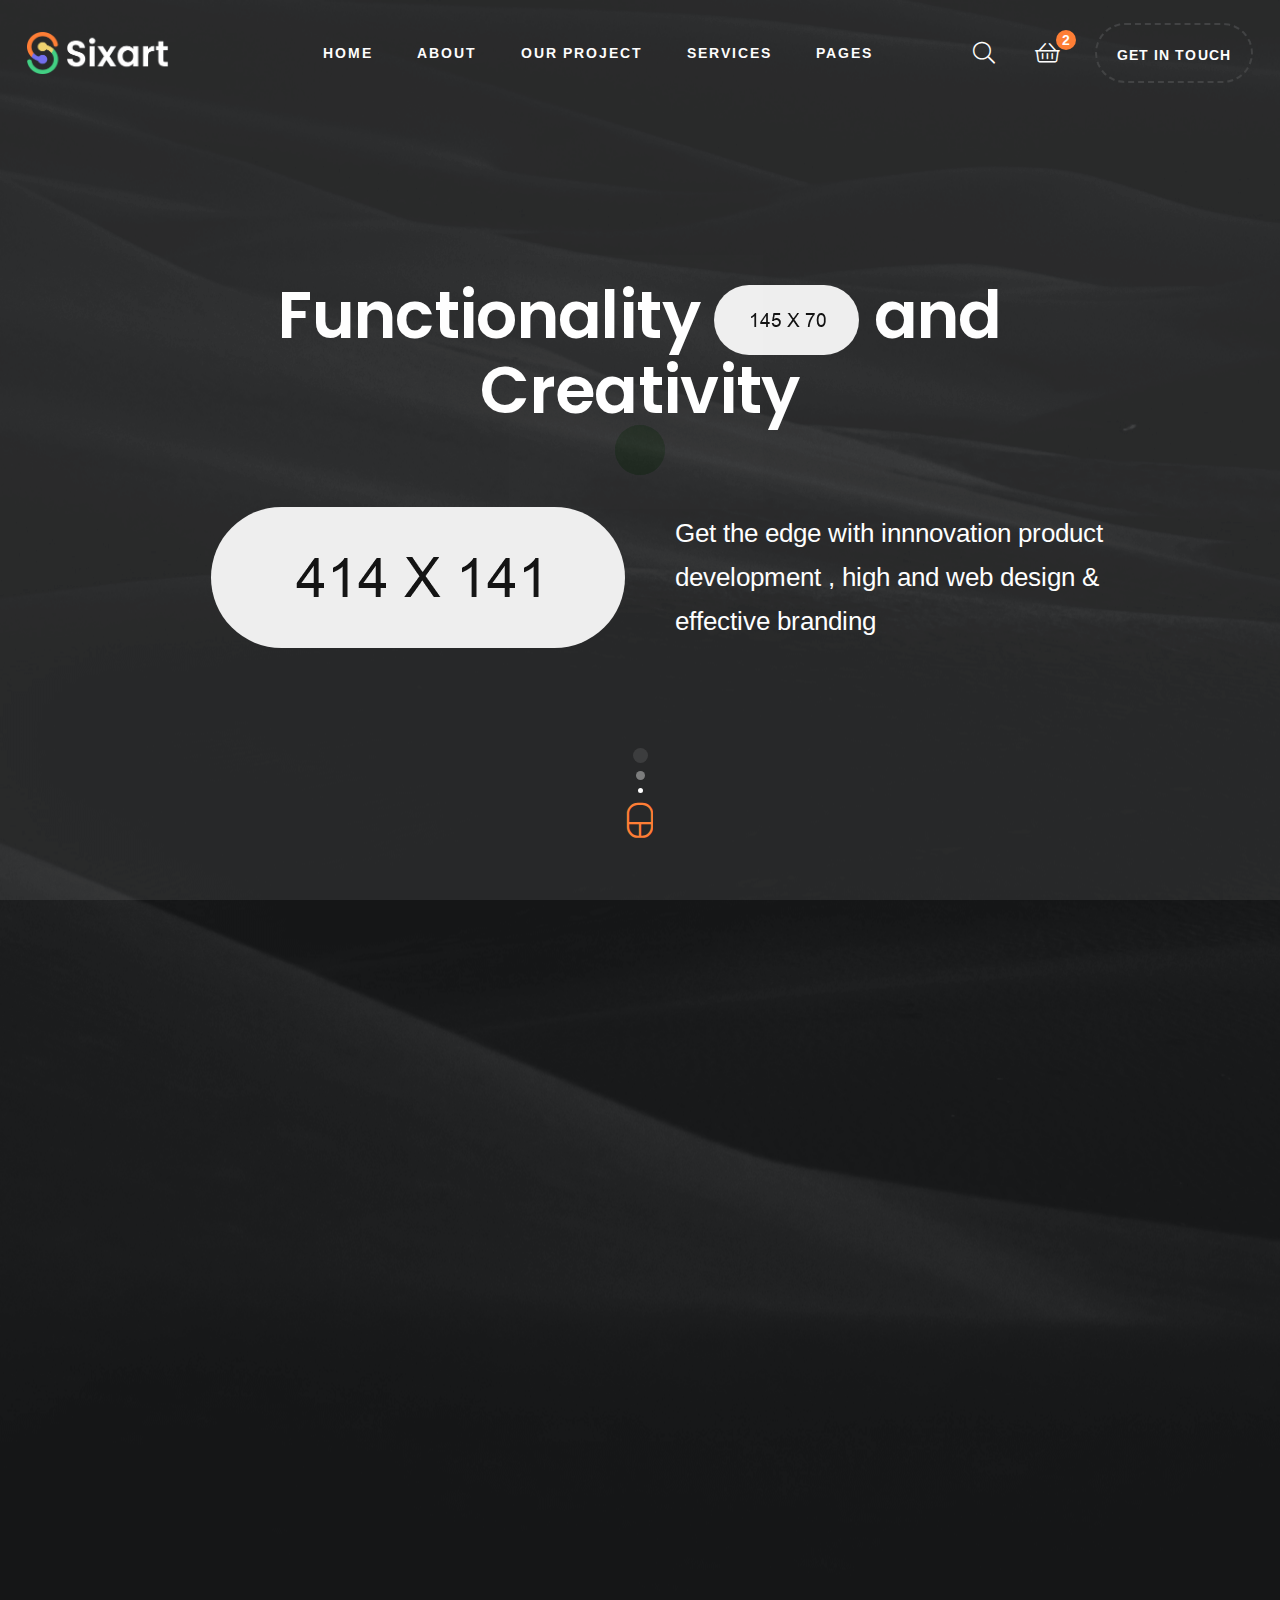
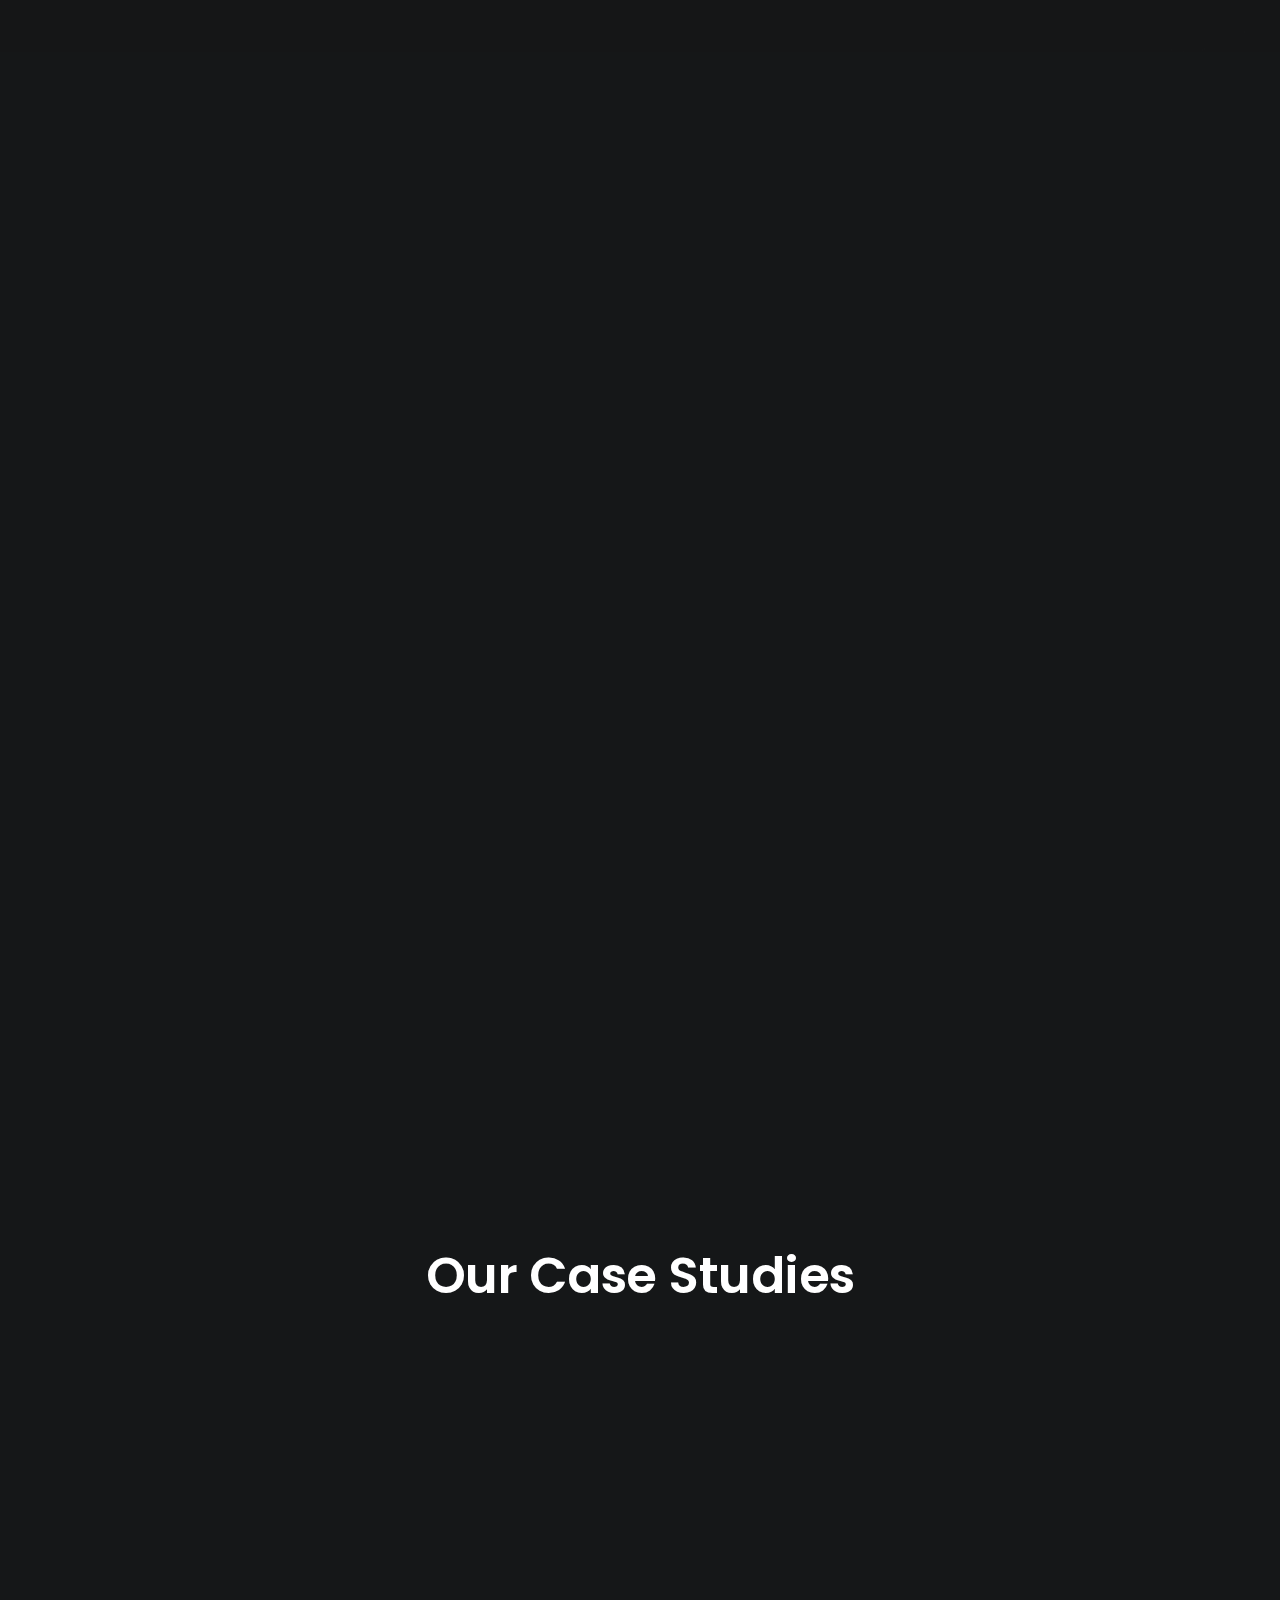
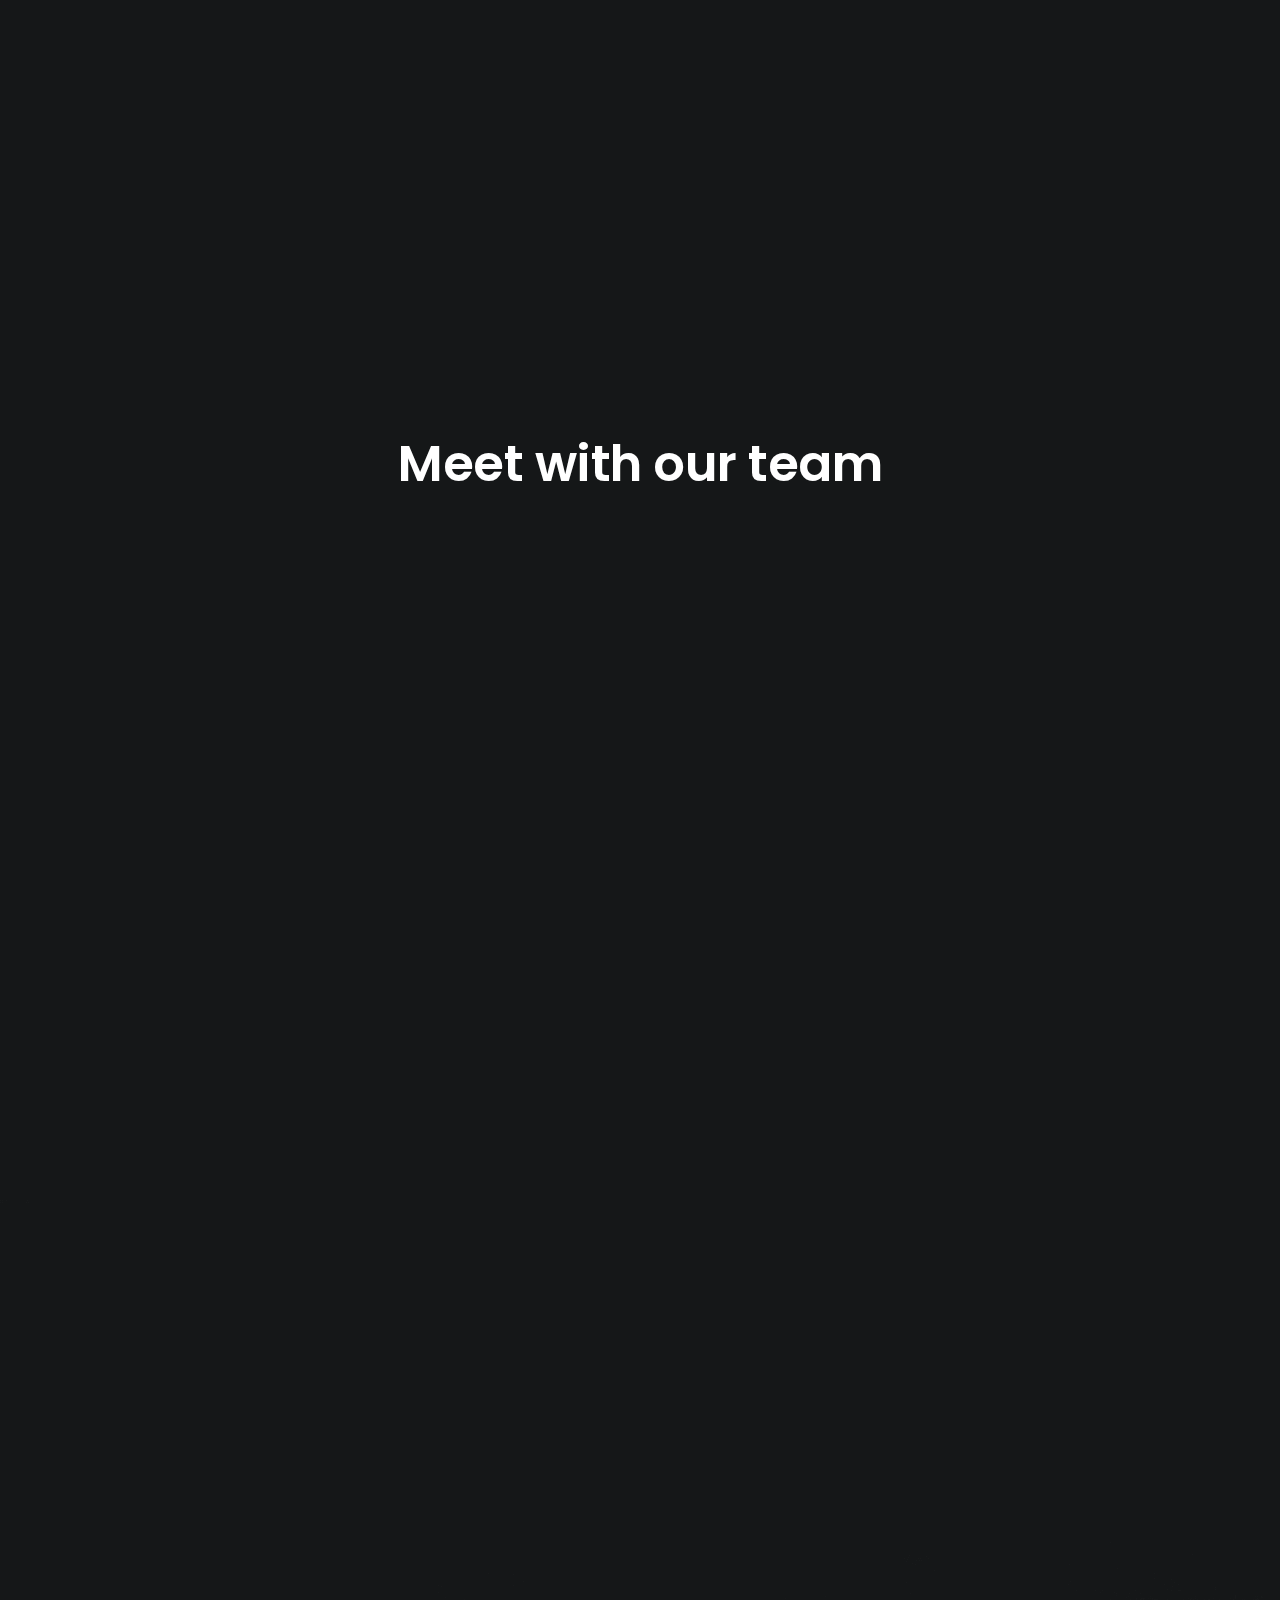
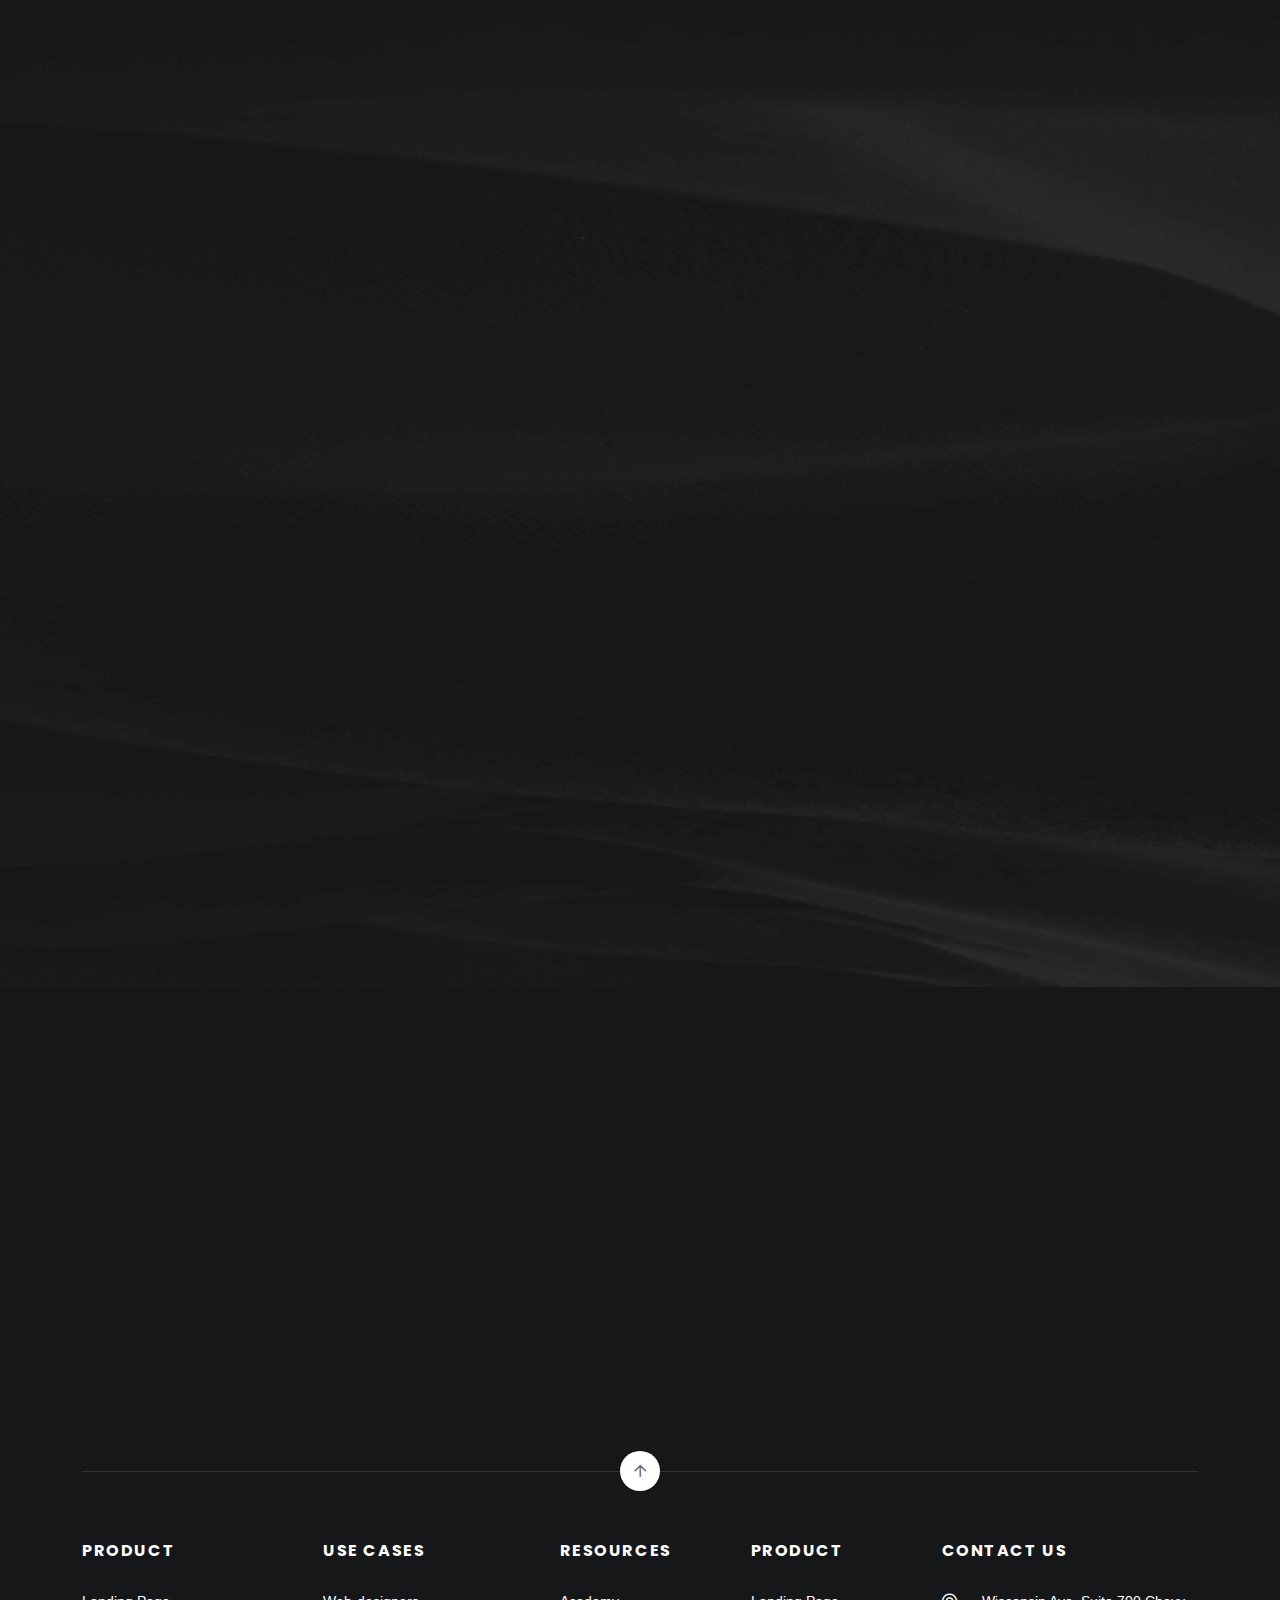
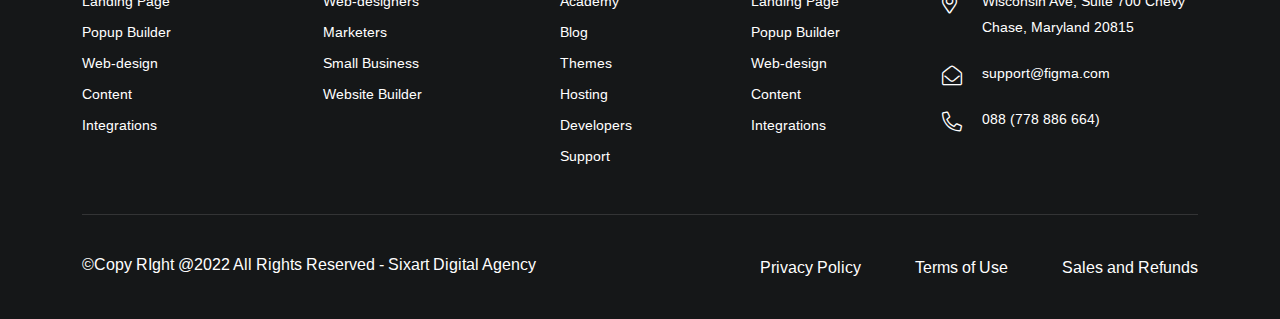
<file: index-2.html>
<!doctype html>
<html class="no-js" lang="zxx">

<head>
   <meta charset="utf-8">
   <meta http-equiv="x-ua-compatible" content="ie=edge">
   <title>Sixart Digital Agency HTML Template</title>
   <meta name="description" content="">
   <meta name="viewport" content="width=device-width, initial-scale=1">

   <!-- Place favicon.ico in the root directory -->
   <link rel="shortcut icon" type="image/x-icon" href="assets/img/favicon.png">

   <!-- CSS here -->
   <link rel="stylesheet" href="assets/css/bootstrap.min.css">
   <link rel="stylesheet" href="assets/css/animate.css">
   <link rel="stylesheet" href="assets/css/custom-animation.css">
   <link rel="stylesheet" href="assets/css/swiper-bundle.css">
   <link rel="stylesheet" href="assets/css/slick.css">
   <link rel="stylesheet" href="assets/css/nice-select.css">
   <link rel="stylesheet" href="assets/css/flaticon.css">
   <link rel="stylesheet" href="assets/css/meanmenu.css">
   <link rel="stylesheet" href="assets/css/font-awesome-pro.css">
   <link rel="stylesheet" href="assets/css/magnific-popup.css">
   <link rel="stylesheet" href="assets/css/spacing.css">
   <link rel="stylesheet" href="assets/css/style.css">
</head>

<body>

      <!-- preloader -->
      <div id="preloader">
         <div class="preloader">
               <span></span>
               <span></span>
         </div>
      </div>
      <!-- preloader end  -->

   <header>
      <!-- tp-header-area-start -->
      <div id="header-sticky" class="tp-header-area tp-header-black-sticky header-pl-pr header-transparent z-index-5">
         <div class="container-fluid">
            <div class="row g-0 align-items-center">
               <div class="col-xl-2 col-lg-6 col-md-5 col-6">
                  <div class="tp-logo">
                     <a href="index.html">
                        <img src="assets/img/logo/logo-white.png" alt="">
                     </a>
                  </div>
               </div>
               <div class="col-xl-6 d-flex justify-content-end d-none d-xl-block">
                  <div class="tp-main-menu tp-white-menu submenu-2">
                     <nav id="mobile-menu">
                        <ul>
                           <li><a href="index.html">Home</a>
                              <ul class="submenu">
                                 <li><a href="index.html">Home 01</a></li>
                                 <li><a href="index-2.html">Home 02</a></li>
                                 <li><a href="index-3.html">Home 03</a></li>
                              </ul>
                           </li>
                           <li><a href="about-us.html">About</a>
                              <ul class="submenu">
                                 <li><a href="about-me.html">About Me</a></li>
                                 <li><a href="about-us.html">About Us</a></li>
                              </ul>
                           </li>
                           <li><a href="case-details.html">Our Project</a>
                              <ul class="submenu">
                                 <li><a href="case-studies.html">Case Studies</a></li>
                                 <li><a href="case-details.html">Case Details</a></li>
                              </ul>
                           </li>
                           <li><a href="service-details.html">Services</a>
                              <ul class="submenu">
                                 <li><a href="service.html">Service</a></li>
                                 <li><a href="service-details.html">Service Details</a></li>
                              </ul>
                           </li>
                           <li><a href="#">Pages</a>
                              <ul class="submenu">
                                 <li><a href="blog.html">Blog Sidebar</a></li>
                                 <li><a href="blog-details.html">Blog Details</a></li>
                                 <li><a href="team.html">Team</a></li>
                                 <li><a href="shop.html">Shop</a></li>
                                 <li><a href="shop-details.html">Shop Details</a></li>
                                 <li><a href="price.html">Price</a></li>
                                 <li><a href="faq.html">Faq</a></li>
                                 <li><a href="cart.html">Cart</a></li>
                                 <li><a href="checkout.html">Checkout</a></li>
                                 <li><a href="contact.html">Contact</a></li>
                              </ul>
                           </li>
                        </ul>
                     </nav>
                  </div>
               </div>
               <div class="col-xl-4 col-lg-6 col-md-7 col-6">
                  <div class="header-right-two d-flex align-items-center justify-content-end">
                     <div class="search-wrapper">
                        <a class="tp-search-box tp-search d-none d-md-block" href="javascript:void(0)"><i class="tp-search-toggle fal fa-search"></i><i class="search-close  far fa-times"></i></a>
                        <div class="tp-search-form search-right p-relative">
                           <form action="#">
                              <input type="text" placeholder="Search ...">
                              <button type="submit"><i class="far fa-search"></i></button>
                           </form>
                        </div>
                     </div>
                     <div class="p-relative minicart-box">
                        <a class="tp-shopping-bskt d-none d-md-block" href="#"><i class="fal fa-shopping-basket"></i> <span>2</span></a>
                        <div class="minicart">
                           <div>
                              <div class="cart-img">
                                 <a href="product-details.html">
                                    <img src="assets/img/shop//shop-2.jpg" alt="">
                                 </a>
                              </div>
                              <div class="cart-content">
                                 <h3>
                                    <a href="product-details.html">Mobile - phone</a>
                                 </h3>
                                 <div class="cart-price">
                                    <span class="new">$ 22.9</span>
                                    <span>
                                          <del>$39.9</del>
                                    </span>
                                 </div>
                              </div>
                              <div class="del-icon">
                                 <a href="#">
                                    <i class="far fa-trash-alt"></i>
                                 </a>
                              </div>
                           </div>
                           <div>
                              <div class="cart-img">
                                 <a href="product-details.html">
                                    <img src="assets/img/shop/shop-1.jpg" alt="">
                                 </a>
                              </div>
                              <div class="cart-content">
                                 <h3>
                                    <a href="product-details.html">Gothelf learn UX</a>
                                 </h3>
                                 <div class="cart-price">
                                    <span class="new">$ 22.9</span>
                                    <span>
                                          <del>$39.9</del>
                                    </span>
                                 </div>
                              </div>
                              <div class="del-icon">
                                 <a href="#">
                                    <i class="far fa-trash-alt"></i>
                                 </a>
                              </div>
                           </div>
                           <div>
                                 <div class="total-price">
                                    <span class="f-left">Total:</span>
                                    <span class="f-right">$100.0</span>
                                 </div>
                           </div>
                           <div>
                                 <div class="checkout-link">
                                    <a class="tp-btn-orange-radius w-100" href="cart.html">Shopping Cart</a>
                                    <a class="tp-btn-radius-2 w-100" href="checkout.html">Checkout</a>
                                 </div>
                           </div>
                        </div>
                     </div>
                     <a class="tp-btn-border d-none d-xl-block" href="contact.html">Get in touch</a>
                     <a class="bars d-xl-none tp-menu-bar ml-50" href="javascript:void(0)"><i class="fa fa-bars"></i></a>
                  </div>
               </div>
            </div>
         </div>
      </div>
      <!-- tp-header-area-end -->
   </header>

   <!-- tp-offcanvus-area-start -->
   <div class="tp-offcanvas-area">
      <div class="tpoffcanvas">
         <div class="tpoffcanvas__close-btn">
            <button class="close-btn"><i class="fal fa-times"></i></button>
         </div>
         <div class="tpoffcanvas__logo pt-50">
            <a href="index.html">
               <img src="assets/img/logo/logo-white.png" alt="">
            </a>
         </div>
         <div class="mobile-menu"></div>
         <div class="tpoffcanvas__text">
            <p>Suspendisse interdum consectetur libero id. Fermentum leo vel orci porta non. Euismod viverra nibh cras pulvinar suspen.</p>
         </div>
         <div class="tpoffcanvas__info">
            <h3 class="offcanva-title">Get In Touch</h3>
            <div class="tp-info-wrapper mb-20 d-flex align-items-center">
               <div class="tpoffcanvas__info-icon">
                  <a href="#"><i class="fal fa-envelope"></i></a>
               </div>
               <div class="tpoffcanvas__info-address">
                  <span>Email</span>
                  <a href="maito:hello@yourmail.com">hello@yourmail.com</a>
               </div>
            </div>
            <div class="tp-info-wrapper mb-20 d-flex align-items-center">
               <div class="tpoffcanvas__info-icon">
                  <a href="#"><i class="fal fa-phone-alt"></i></a>
               </div>
               <div class="tpoffcanvas__info-address">
                  <span>Phone</span>
                  <a href="tel:(00)45611227890">(00) 456 1122 7890</a>
               </div>
            </div>
            <div class="tp-info-wrapper mb-20 d-flex align-items-center">
               <div class="tpoffcanvas__info-icon">
                  <a href="#"><i class="fas fa-map-marker-alt"></i></a>
               </div>
               <div class="tpoffcanvas__info-address">
                  <span>Location</span>
                  <a href="https://www.google.com/maps/@37.4801311,22.8928877,3z" target="_blank">Riverside 255, San Francisco, USA </a>
               </div>
            </div>
         </div>
         <div class="tpoffcanvas__social">
            <div class="social-icon">
               <a href="#"><i class="fab fa-twitter"></i></a>
               <a href="#"><i class="fab fa-instagram"></i></a>
               <a href="#"><i class="fab fa-facebook-square"></i></a>
               <a href="#"><i class="fab fa-dribbble"></i></a>
            </div>
         </div>
      </div>
      </div>
   
      <div class="body-overlay"></div>
   <!-- tp-offcanvus-area-end -->

   <main>
      <!-- tp-slider-area-start -->
      <div class="tp-hero-area hero-bg-img hero-overlay" data-background="assets/img/slider/slider-grident-bg-2.png">
         <div class="container z-index-3">
            <div class="row align-items-center">
               <div class="col-xl-12 wow tpfadeUp" data-wow-duration=".7s" data-wow-delay=".5s">
                  <div class="hero-section-title-box text-center">
                     <h3 class="tp-slider-title text-white">Functionality  <span><img src="assets/img/slider/hero-sm-1.png" alt=""></span>  and <br> Creativity</h3>
                  </div>
               </div>
            </div>
            <div class="row justify-content-center align-items-center hero-thumb-space wow tpfadeUp" data-wow-duration=".7s" data-wow-delay=".8s">
              <div class="col-xl-6 col-lg-6 col-md-12">
                  <div class="tp-hero-content">
                     <div class="tp-hero-content__thumb text-center text-lg-end">
                        <img src="assets/img/slider/hero-sm-2.png" alt="">
                     </div>
                  </div>
               </div>
               <div class="col-xl-6 col-lg-6 col-md-6 col-12">
                  <div class="tp-hero-content__text text-center text-lg-start">
                     <p class="mb-0">Get the edge with innnovation product development , high and web design & effective branding</p>
                  </div>
               </div>
            </div>
            <div class="row">
               <div class="col-12 smooth wow tpfadeUp" data-wow-duration=".7s" data-wow-delay="1s">
                  <a href="#tp-service-area">
                     <div class="scroll-down text-center mb-70">
                        <div class="scroll-dots d-flex justify-content-center flex-column align-items-center">
                           <span class="circle-1"></span>
                           <span class="circle-2"></span>
                           <span class="circle-3"></span>
                        </div>
                        <span><i class="fal fa-mouse"></i></span>
                     </div>
                  </a>
               </div>
            </div>
            <div class="tp-cta-wrapper d-flex justify-content-center">
               <div class="row g-0">
                  <div class="col-lg-6 col-md-6 col-sm-6 mb-30 wow tpfadeLeft" data-wow-duration=".7s" data-wow-delay=".5s">
                     <div class="tp-cta-item">
                        <div class="tp-cta-info">
                           <h3 class="tp-cta-title">Product <br> Development</h3>
                           <a class="tp-btn-green" href="">Read MOre</a>
                        </div>
                     </div>
                  </div>
                  <div class="col-lg-6 col-md-6 col-sm-6 mb-30 wow tpfadeRight" data-wow-duration=".7s" data-wow-delay=".8s">
                     <div class="tp-cta-item orange-border">
                        <div class="tp-cta-info">
                           <h3 class="tp-cta-title">Communication <br> Desgin</h3>
                           <a class="tp-btn-orange" href="#">Read MOre</a>
                        </div>
                     </div>
                  </div>
               </div>
            </div>
         </div>
      </div>
      <!-- tp-slider-area-end -->

      <!-- tp-service-area-start -->
      <div id="tp-service-area" class="tp-service-area black-bg pb-120">
         <div class="container">
            <div class="row">
               <div class="col-12 wow tpfadeUp" data-wow-duration=".7s" data-wow-delay=".3s">
                  <div class="tp-service-section-title text-center mb-60">
                     <h4 class="tp-section-title-sm text-white">What we do</h4>
                  </div>
               </div>
            </div>
            <div class="row counter-row">
               <div class="col-xl-4 col-lg-4 col-md-6 mb-30 wow tpfadeUp" data-wow-duration=".7s" data-wow-delay=".5s">
                  <div class="tp-service-item-two">
                     <div class="tp-service-item-two__icon">
                        <svg width="63" height="63" viewBox="0 0 63 63" fill="none" xmlns="http://www.w3.org/2000/svg">
                           <path d="M11.6073 0.0922852C9.88558 0.0922852 8.46875 1.50911 8.46875 3.23091V36.7309C8.46875 38.1281 10.5645 38.1281 10.5645 36.7309V10.5652H52.4334V36.7309C52.4017 38.1584 54.5592 38.1584 54.5272 36.7309V3.23091C54.5272 1.50911 53.1124 0.0922852 51.3906 0.0922852H11.6073ZM11.6073 2.18812H51.3906C51.9887 2.18812 52.4334 2.63281 52.4334 3.23091V8.46935H10.5645V3.23091C10.5645 2.63281 11.0093 2.18812 11.6073 2.18812ZM13.7031 4.27985C13.1249 4.27985 12.6562 4.74859 12.6562 5.32674C12.6562 5.90493 13.1249 6.37351 13.7031 6.37351C14.2813 6.37351 14.75 5.90493 14.75 5.32674C14.75 4.74859 14.2813 4.27985 13.7031 4.27985ZM17.8906 4.27985C17.3125 4.27985 16.8438 4.74859 16.8438 5.32674C16.8438 5.90493 17.3125 6.37351 17.8906 6.37351C18.4688 6.37351 18.9375 5.90493 18.9375 5.32674C18.9375 4.74859 18.4688 4.27985 17.8906 4.27985ZM22.0781 4.27985C21.5 4.27985 21.0312 4.74859 21.0312 5.32674C21.0312 5.90493 21.5 6.37351 22.0781 6.37351C22.6563 6.37351 23.125 5.90493 23.125 5.32674C23.125 4.74859 22.6563 4.27985 22.0781 4.27985ZM36.6812 4.2819C35.2678 4.37805 35.3642 6.41031 36.7303 6.37569H49.2969C50.6621 6.34403 50.6621 4.31217 49.2969 4.2819H36.6812ZM3.23847 6.37569C1.51667 6.37569 0.09375 7.79046 0.09375 9.51225V47.2017C0.09375 48.9235 1.51667 50.3403 3.23847 50.3403H59.7677C61.4895 50.3403 62.9062 48.9235 62.9062 47.2017V9.51213C62.9062 7.79034 61.4895 6.37556 59.7677 6.37556H57.6739C56.2468 6.34391 56.2468 8.501 57.6739 8.46935H59.7677C60.3658 8.46935 60.8105 8.91404 60.8105 9.51213V39.8756H2.1875V9.51213C2.1875 8.91404 2.64041 8.46935 3.23847 8.46935H5.32403C6.75117 8.501 6.75117 6.34391 5.32403 6.37556L3.23847 6.37569ZM34.6529 14.7322C34.1927 14.7291 33.7845 15.0271 33.6469 15.4664L27.3636 34.308C26.9206 35.633 28.908 36.2975 29.351 34.9725L35.6343 16.1247C35.8713 15.4468 35.371 14.737 34.6529 14.7322ZM39.2043 20.7845L44.5205 25.2194L39.2043 29.6482C38.0685 30.5375 39.471 32.2155 40.5477 31.2553L46.8228 26.0229C47.3239 25.6044 47.3239 24.8344 46.8228 24.4159L40.5477 19.1754C40.3601 19.0148 40.1219 18.9257 39.8218 18.9261C38.8323 19.0127 38.4735 20.193 39.2043 20.7845ZM23.0984 18.928C22.8627 18.9359 22.6364 19.023 22.4564 19.1753L16.1751 24.4158C15.6741 24.8343 15.6741 25.6043 16.1751 26.0228L22.4564 31.2552C23.5367 32.2614 24.9794 30.5274 23.7936 29.6481L18.4775 25.2192L23.7936 20.7844C24.5671 20.151 24.0977 18.8975 23.0984 18.928ZM2.1875 41.9714H60.8105V47.2017C60.8105 47.7998 60.3658 48.2444 59.7677 48.2444H3.23847C2.64041 48.2444 2.1875 47.7998 2.1875 47.2017V41.9714ZM33.651 44.0632L29.3551 44.0652C28.0207 44.2247 28.1103 46.1151 29.4042 46.1508H33.5938C35.0315 46.2778 35.1511 44.092 33.651 44.0632ZM25.6277 52.3522C25.2075 52.3443 24.8226 52.5864 24.6503 52.9697C24.1462 54.051 23.243 55.3136 21.6835 56.6215H19.9844C18.2626 56.6215 16.8478 58.0465 16.8478 59.7683V61.8539C16.8458 62.4321 17.3125 62.9025 17.8906 62.9048H45.1073C45.6887 62.9069 46.1605 62.4353 46.1583 61.8539V59.7683C46.1583 58.0465 44.7354 56.6215 43.0136 56.6215H41.3165C39.7571 55.3137 38.8537 54.0509 38.3497 52.9697C38.1724 52.5764 37.7723 52.3322 37.3416 52.3543C36.5937 52.3938 36.1266 53.1807 36.4522 53.8552C36.8603 54.7305 37.4835 55.6693 38.3231 56.6215H24.6769C25.5165 55.6693 26.1397 54.7305 26.5478 53.8552C26.8802 53.1686 26.3903 52.3685 25.6277 52.3522ZM19.9844 58.7173H43.0136C43.6116 58.7173 44.0645 59.1702 44.0645 59.7683V60.8111H18.9416V59.7683C18.9416 59.1702 19.3863 58.7173 19.9844 58.7173Z" fill="#33CC79"/>
                        </svg>
                     </div>
                     <div class="tp-service-item-two__title">
                        <h4 class="tp-service-sm-title text-white"><a href="service-details.html">Web & App <br> Development</a></h4>
                     </div>
                     <div class="tp-service-item-two__count">
                        <div class="counter-content"></div>
                     </div>
                     <a href="service-details.html">
                       <div class="tp-service-item-two__button d-flex justify-content-between">
                          <span>280 Project Completed</span>
                          <span><i class="far fa-angle-right"></i></span>
                        </div>
                     </a>
                  </div>
               </div>
               <div class="col-xl-4 col-lg-4 col-md-6 mb-30 wow tpfadeUp" data-wow-duration=".7s" data-wow-delay=".7s">
                  <div class="tp-service-item-two">
                     <div class="tp-service-item-two__icon">
                        <svg width="69" height="69" viewBox="0 0 69 69" fill="none" xmlns="http://www.w3.org/2000/svg">
                              <path d="M37.7344 8.625H31.2656C30.6705 8.625 30.1875 8.142 30.1875 7.54688C30.1875 6.95175 30.6705 6.46875 31.2656 6.46875H37.7344C38.3295 6.46875 38.8125 6.95175 38.8125 7.54688C38.8125 8.142 38.3295 8.625 37.7344 8.625Z" fill="#33CC79"/>
                              <path d="M46.3594 66.8438H22.6406C19.6672 66.8438 17.25 64.4244 17.25 61.4531V24.7969C17.25 24.2018 17.733 23.7188 18.3281 23.7188C18.9232 23.7188 19.4062 24.2018 19.4062 24.7969V61.4531C19.4062 63.2363 20.8574 64.6875 22.6406 64.6875H46.3594C48.1426 64.6875 49.5938 63.2363 49.5938 61.4531V24.7969C49.5938 24.2018 50.0768 23.7188 50.6719 23.7188C51.267 23.7188 51.75 24.2018 51.75 24.7969V61.4531C51.75 64.4244 49.3328 66.8438 46.3594 66.8438Z" fill="#33CC79"/>
                              <path d="M50.6719 32.3438C50.0768 32.3438 49.5938 31.8608 49.5938 31.2656V7.54688C49.5938 5.76366 48.1426 4.3125 46.3594 4.3125H22.6406C20.8574 4.3125 19.4062 5.76366 19.4062 7.54688V31.2656C19.4062 31.8608 18.9232 32.3438 18.3281 32.3438C17.733 32.3438 17.25 31.8608 17.25 31.2656V7.54688C17.25 4.57556 19.6672 2.15625 22.6406 2.15625H46.3594C49.3328 2.15625 51.75 4.57556 51.75 7.54688V31.2656C51.75 31.8608 51.267 32.3438 50.6719 32.3438Z" fill="#33CC79"/>
                              <path d="M57.1406 13.0453C56.5455 13.0453 56.0625 12.6701 56.0625 12.075V11.8594C56.0625 11.2643 56.5455 10.7812 57.1406 10.7812C57.7357 10.7812 58.2188 11.2643 58.2188 11.8594C58.2188 12.4545 57.7357 13.0453 57.1406 13.0453Z" fill="#33CC79"/>
                              <path d="M57.1406 17.3578C56.5455 17.3578 56.0625 16.9826 56.0625 16.3875V16.1719C56.0625 15.5768 56.5455 15.0938 57.1406 15.0938C57.7357 15.0938 58.2188 15.5768 58.2188 16.1719C58.2188 16.767 57.7357 17.3578 57.1406 17.3578Z" fill="#33CC79"/>
                              <path d="M57.1406 21.6703C56.5455 21.6703 56.0625 21.2951 56.0625 20.7V20.4844C56.0625 19.8893 56.5455 19.4062 57.1406 19.4062C57.7357 19.4062 58.2188 19.8893 58.2188 20.4844C58.2188 21.0795 57.7357 21.6703 57.1406 21.6703Z" fill="#33CC79"/>
                              <path d="M11.8594 49.486C11.2643 49.486 10.7812 49.1108 10.7812 48.5157V48.3C10.7812 47.7049 11.2643 47.2219 11.8594 47.2219C12.4545 47.2219 12.9375 47.7049 12.9375 48.3C12.9375 48.8952 12.4545 49.486 11.8594 49.486Z" fill="#33CC79"/>
                              <path d="M11.8594 53.7985C11.2643 53.7985 10.7812 53.4233 10.7812 52.8282V52.6125C10.7812 52.0174 11.2643 51.5344 11.8594 51.5344C12.4545 51.5344 12.9375 52.0174 12.9375 52.6125C12.9375 53.2077 12.4545 53.7985 11.8594 53.7985Z" fill="#33CC79"/>
                              <path d="M11.8594 58.111C11.2643 58.111 10.7812 57.7358 10.7812 57.1407V56.925C10.7812 56.3299 11.2643 55.8469 11.8594 55.8469C12.4545 55.8469 12.9375 56.3299 12.9375 56.925C12.9375 57.5202 12.4545 58.111 11.8594 58.111Z" fill="#33CC79"/>
                              <path d="M53.5634 58.2188C53.4879 58.2188 53.4103 58.2123 53.3348 58.195C52.7527 58.07 52.3839 57.4964 52.509 56.9142L53.2206 53.6152C53.3068 53.2098 53.6195 52.8928 54.0205 52.7958C55.0383 52.55 56.0302 52.136 56.9681 51.5646C57.3153 51.3489 57.7616 51.3554 58.1088 51.5753L60.2435 52.9403L61.5653 51.6077L60.2003 49.4902C59.9761 49.1431 59.9718 48.6967 60.1853 48.3453C60.7567 47.4073 61.1707 46.4154 61.4143 45.3977C61.5113 44.9966 61.8262 44.6861 62.2294 44.5956L64.6875 44.05V42.2021L62.2315 41.6566C61.8283 41.566 61.5135 41.2555 61.4165 40.8545C61.1728 39.8367 60.7567 38.8448 60.1874 37.9069C59.9718 37.5554 59.9761 37.1112 60.2003 36.7641L61.5674 34.6272L60.2478 33.3076L58.1109 34.6747C57.7638 34.8967 57.3196 34.9011 56.9703 34.6854C56.0302 34.114 55.0383 33.7 54.0227 33.4542C53.6195 33.3572 53.309 33.0381 53.2227 32.6348L52.6923 30.1875H51.75C51.1549 30.1875 50.6719 29.7045 50.6719 29.1094C50.6719 28.5143 51.1549 28.0312 51.75 28.0312H53.5613C54.068 28.0312 54.5078 28.387 54.6135 28.883L55.1892 31.5416C55.9784 31.781 56.7525 32.1044 57.4986 32.5076L59.8144 31.0263C60.2413 30.7546 60.7976 30.815 61.1577 31.1729L63.7043 33.7173C64.0622 34.0752 64.1226 34.6337 63.8487 35.0606L62.3674 37.3764C62.7706 38.1247 63.094 38.8987 63.3334 39.6901L65.9963 40.2809C66.4923 40.3909 66.8438 40.8308 66.8438 41.3353V44.9147C66.8438 45.4193 66.4923 45.8591 65.9985 45.9669L63.3355 46.5577C63.0962 47.3491 62.7727 48.1232 62.3695 48.8692L63.8487 51.1635C64.1247 51.5883 64.0665 52.1489 63.7086 52.5068L61.162 55.0728C60.8019 55.4329 60.2435 55.4933 59.8165 55.2216L57.5007 53.7402C56.7525 54.1434 55.9806 54.4669 55.1914 54.7062L54.6157 57.3649C54.5057 57.8738 54.0572 58.2188 53.5634 58.2188Z" fill="#33CC79"/>
                              <path d="M54.7494 48.6838C54.4044 48.6838 54.0637 48.5156 53.8545 48.2073C53.5225 47.7135 53.654 47.0429 54.1499 46.7108C55.3467 45.9044 56.0625 44.5632 56.0625 43.125C56.0625 40.7467 54.1284 38.8125 51.75 38.8125C51.4568 38.8125 51.1657 38.8427 50.8875 38.8988C50.3097 39.0152 49.7339 38.6443 49.6132 38.0578C49.4946 37.4735 49.8698 36.9042 50.4541 36.7856C50.8768 36.7015 51.3123 36.6562 51.75 36.6562C55.3165 36.6562 58.2188 39.5586 58.2188 43.125C58.2188 45.2834 57.1471 47.293 55.3488 48.5005C55.1655 48.6234 54.9564 48.6838 54.7494 48.6838Z" fill="#33CC79"/>
                              <path d="M17.25 32.3437C13.6836 32.3437 10.7812 29.4414 10.7812 25.875C10.7812 23.7079 11.8594 21.6961 13.6663 20.4886C14.1558 20.1609 14.8285 20.2903 15.1606 20.7884C15.4905 21.2821 15.3568 21.9527 14.8609 22.2826C13.6577 23.0891 12.9375 24.4303 12.9375 25.875C12.9375 28.2533 14.8717 30.1875 17.25 30.1875C17.5389 30.1875 17.8236 30.1594 18.0953 30.1034C18.6667 29.9848 19.2467 30.3621 19.3653 30.9486C19.4839 31.533 19.1044 32.1001 18.52 32.2165C18.1082 32.3006 17.6856 32.3437 17.25 32.3437Z" fill="#33CC79"/>
                              <path d="M17.25 40.9687H15.4387C14.932 40.9687 14.4922 40.613 14.3865 40.117L13.8108 37.4584C13.0216 37.219 12.2475 36.8956 11.5014 36.4924L9.18563 37.9737C8.75653 38.2454 8.20237 38.1872 7.84228 37.8271L5.29575 35.2827C4.93781 34.9248 4.87744 34.3663 5.15128 33.9394L6.63263 31.6236C6.22941 30.8753 5.90597 30.1012 5.66663 29.3099L3.00366 28.7191C2.50772 28.6091 2.15625 28.1692 2.15625 27.6647V24.0853C2.15625 23.5807 2.50772 23.1409 3.0015 23.0331L5.66447 22.4422C5.90381 21.6509 6.22725 20.8768 6.63047 20.1307L5.15344 17.8343C4.87744 17.4096 4.93566 16.8489 5.29359 16.491L7.84012 13.9251C8.19591 13.5628 8.75653 13.5024 9.18563 13.7763L11.5014 15.2576C12.2497 14.8544 13.0216 14.531 13.8108 14.2916L14.3865 11.633C14.5116 11.0486 15.0959 10.6777 15.6673 10.8071C16.2495 10.9322 16.6182 11.5057 16.4932 12.0879L15.7816 15.387C15.6953 15.7924 15.3827 16.1093 14.9816 16.2064C13.9639 16.4522 12.972 16.8662 12.0319 17.4376C11.6826 17.6532 11.2384 17.6467 10.8912 17.4268L8.75653 16.0619L7.43259 17.3945L8.7975 19.5119C9.02391 19.8591 9.02822 20.3054 8.81259 20.6569C8.24119 21.5948 7.82719 22.5867 7.58353 23.6045C7.4865 24.0055 7.17169 24.316 6.76847 24.4066L4.3125 24.95V26.7979L6.76847 27.3434C7.17169 27.434 7.4865 27.7445 7.58353 28.1455C7.82719 29.1633 8.24334 30.1552 8.81259 31.0931C9.02822 31.4446 9.02391 31.8888 8.79966 32.2359L7.43259 34.3706L8.75222 35.6902L10.8891 34.3232C11.2362 34.1032 11.6826 34.0989 12.0297 34.3124C12.9698 34.8838 13.9617 35.2978 14.9773 35.5436C15.3805 35.6407 15.691 35.9598 15.7773 36.363L16.3077 38.8125H17.25C17.8451 38.8125 18.3281 39.2955 18.3281 39.8906C18.3281 40.4857 17.8451 40.9687 17.25 40.9687Z" fill="#33CC79"/>
                              <path d="M33.4221 39.8906C33.3359 39.8906 33.2496 39.8798 33.1612 39.8583C32.5812 39.7138 32.2319 39.1295 32.3763 38.5516L34.5326 29.9266C34.6749 29.3466 35.2506 28.9972 35.8393 29.1417C36.4193 29.2862 36.7686 29.8705 36.6241 30.4484L34.4679 39.0734C34.3471 39.565 33.9073 39.8906 33.4221 39.8906Z" fill="#33CC79"/>
                              <path d="M39.8907 39.8906C39.6147 39.8906 39.3387 39.7849 39.1274 39.5758C38.7069 39.1553 38.7069 38.4718 39.1274 38.0513L42.6787 34.5L39.1295 30.9508C38.709 30.5303 38.709 29.8468 39.1295 29.4263C39.55 29.0058 40.2335 29.0058 40.654 29.4263L44.9665 33.7388C45.387 34.1593 45.387 34.8428 44.9665 35.2633L40.654 39.5758C40.4427 39.7849 40.1667 39.8906 39.8907 39.8906Z" fill="#33CC79"/>
                              <path d="M29.1094 39.8906C28.8334 39.8906 28.5574 39.7849 28.3461 39.5758L24.0336 35.2633C23.6131 34.8428 23.6131 34.1593 24.0336 33.7388L28.3461 29.4263C28.7666 29.0058 29.4501 29.0058 29.8706 29.4263C30.291 29.8468 30.291 30.5303 29.8706 30.9508L26.3214 34.5L29.8706 38.0492C30.291 38.4696 30.291 39.1532 29.8706 39.5736C29.6614 39.7849 29.3854 39.8906 29.1094 39.8906Z" fill="#33CC79"/>
                        </svg>
                     </div>
                     <div class="tp-service-item-two__title">
                        <h4 class="tp-service-sm-title text-white"><a href="service-details.html">Digital <br> Product Design</a></h4>
                     </div>
                     <div class="tp-service-item-two__count">
                        <div class="counter-content"></div>
                     </div>
                     <a href="service-details.html">
                       <div class="tp-service-item-two__button d-flex justify-content-between">
                          <span>160 Project Completed</span>
                          <span><i class="far fa-angle-right"></i></span>
                        </div>
                     </a>
                  </div>
               </div>
               <div class="col-xl-4 col-lg-4 col-md-6 mb-30 wow tpfadeUp" data-wow-duration=".7s" data-wow-delay=".9s">
                  <div class="tp-service-item-two">
                     <div class="tp-service-item-two__icon">
                        <svg width="74" height="74" viewBox="0 0 74 74" fill="none" xmlns="http://www.w3.org/2000/svg">
                           <path d="M67.161 15.8427L62.9901 15.2821C62.7658 14.5982 62.4967 13.9479 62.1828 13.32L64.728 9.96755C64.9858 9.63119 64.9522 9.16028 64.6495 8.86876L60.4225 4.64179C60.1198 4.33906 59.6489 4.31664 59.3237 4.56331L55.9713 7.10846C55.3434 6.79452 54.6931 6.52543 54.0092 6.30119L53.4486 2.13028C53.3925 1.71543 53.0337 1.40149 52.6189 1.40149H46.6428C46.2167 1.40149 45.8692 1.71543 45.8131 2.13028L45.2525 6.30119C44.5686 6.52543 43.9183 6.79452 43.2904 7.10846L39.938 4.56331C39.6016 4.30543 39.1307 4.33906 38.8392 4.64179L34.601 8.85755C34.2983 9.16028 34.2758 9.63119 34.5225 9.95634L36.4174 12.4454C34.0628 11.8288 31.6186 11.6494 29.1295 11.9185C19.9804 12.9388 12.6364 20.3163 11.6722 29.4766C10.9995 35.8003 13.2867 41.8885 17.9398 46.1827C20.8213 48.8512 22.4807 52.5063 22.4807 56.2175V56.3072H22.1107C20.3055 56.3072 18.8367 57.776 18.8367 59.5812C18.8367 60.5454 19.2628 61.4088 19.9355 62.0142C19.2628 62.6085 18.8367 63.4718 18.8367 64.4472C18.8367 66.2524 20.3055 67.7212 22.1107 67.7212H23.0861V69.3918C23.0861 71.1521 24.5213 72.5872 26.2816 72.5872H36.5295C38.2898 72.5872 39.7249 71.1521 39.7249 69.3918V67.7212H40.7004C42.5055 67.7212 43.9743 66.2524 43.9743 64.4472C43.9743 63.483 43.5371 62.6197 42.8755 62.0142C43.5483 61.42 43.9743 60.5566 43.9743 59.5812C43.9743 57.776 42.5055 56.3072 40.7004 56.3072H40.3304V56.2175C40.3304 52.4615 41.9674 48.8848 44.9274 46.1266C47.3604 43.8618 49.1768 41.0251 50.2195 37.8969H52.6301C53.0561 37.8969 53.4037 37.583 53.4598 37.1682L54.0204 32.9972C54.7043 32.773 55.3546 32.5039 55.9825 32.19L59.3237 34.7575C59.6601 35.0154 60.131 34.9818 60.4225 34.6791L64.6495 30.4521C64.9522 30.1494 64.9746 29.6785 64.728 29.3533L62.1828 26.0121C62.4967 25.3842 62.7658 24.7339 62.9901 24.05L67.161 23.4894C67.5758 23.4333 67.8898 23.0745 67.8898 22.6597V16.6836C67.8898 16.2463 67.5758 15.8988 67.161 15.8427ZM38.0319 69.403C38.0319 70.2327 37.3592 70.9166 36.5183 70.9166H26.2704C25.4407 70.9166 24.7567 70.2439 24.7567 69.403V67.7324H38.0207V69.403H38.0319ZM42.2813 64.4585C42.2813 65.333 41.5637 66.0506 40.6892 66.0506H38.8728H23.927H22.1107C21.2361 66.0506 20.5186 65.333 20.5186 64.4585C20.5186 63.5839 21.2361 62.8663 22.1107 62.8663H40.6892C41.5637 62.8775 42.2813 63.5839 42.2813 64.4585ZM42.2813 59.6036C42.2813 60.4782 41.5637 61.1957 40.6892 61.1957H22.1107C21.2361 61.1957 20.5186 60.4782 20.5186 59.6036C20.5186 58.7291 21.2361 58.0115 22.1107 58.0115H23.3216H39.4783H40.6892C41.5637 58.0115 42.2813 58.7179 42.2813 59.6036ZM31.3943 41.9333C29.6901 41.9333 28.2998 40.543 28.2998 38.8388C28.2998 37.1345 29.6901 35.7442 31.3943 35.7442C33.0986 35.7442 34.4889 37.1345 34.4889 38.8388C34.4889 40.543 33.1098 41.9333 31.3943 41.9333ZM43.7613 44.9157C40.4537 47.9879 38.6261 52.013 38.6261 56.24V56.3297H32.224V43.5254C34.4552 43.1218 36.1595 41.1821 36.1595 38.8276C36.1595 36.1927 34.018 34.0512 31.3831 34.0512C28.7483 34.0512 26.6067 36.1927 26.6067 38.8276C26.6067 41.1709 28.311 43.1218 30.5422 43.5254V56.3297H24.1401V56.24C24.1401 52.0579 22.2901 47.943 19.061 44.9606C14.8116 41.0363 12.7149 35.4639 13.3316 29.6672C14.2173 21.2918 20.9334 14.5309 29.3089 13.6003C31.8204 13.32 34.2758 13.5666 36.6304 14.2842C36.4958 14.6094 36.3725 14.9345 36.2604 15.2709L32.0895 15.8315C31.6746 15.8875 31.3607 16.2463 31.3607 16.6612V22.6372C31.3607 23.0633 31.6746 23.4109 32.0895 23.4669L36.2604 24.0275C36.4846 24.7115 36.7537 25.3618 37.0677 25.9897L34.5225 29.3309C34.2646 29.6672 34.2983 30.1382 34.601 30.4297L38.828 34.6566C39.1307 34.9594 39.6016 34.9818 39.9267 34.7351L43.2792 32.19C43.907 32.5039 44.5574 32.773 45.2413 32.9972L45.8019 37.1682C45.858 37.583 46.2167 37.8969 46.6316 37.8969H48.4255C47.4613 40.5654 45.858 42.976 43.7613 44.9157ZM66.208 21.9197L62.2277 22.4579C61.8913 22.5027 61.6222 22.7382 61.5325 23.0633C61.2634 23.9939 60.9046 24.8797 60.4561 25.6869C60.288 25.9785 60.3216 26.3372 60.5234 26.6063L62.9564 29.8018L59.7722 32.986L56.5767 30.553C56.3077 30.3512 55.9489 30.3288 55.6574 30.4857C54.8501 30.9342 53.9643 31.3042 53.0337 31.5621C52.7086 31.6518 52.4731 31.9321 52.4283 32.2572L51.8901 36.2375H47.3828L46.8446 32.2572C46.7998 31.9209 46.5643 31.6518 46.2392 31.5621C45.3086 31.293 44.4228 30.9342 43.6155 30.4857C43.324 30.3176 42.9652 30.3512 42.6961 30.553L39.5007 32.986L36.3164 29.8018L38.7495 26.6063C38.9513 26.3372 38.9737 25.9785 38.8167 25.6869C38.3683 24.8797 37.9983 23.9939 37.7404 23.0633C37.6507 22.7382 37.3704 22.5027 37.0452 22.4579L33.0649 21.9197V17.4124L37.0452 16.8742C37.3816 16.8294 37.6507 16.5939 37.7404 16.2688C38.0095 15.3382 38.3683 14.4636 38.8167 13.6451C38.9849 13.3536 38.9513 12.9948 38.7495 12.7257L36.3164 9.53028L39.5007 6.34603L42.6961 8.77907C42.9652 8.98088 43.324 9.00331 43.6155 8.84634C44.434 8.39785 45.3086 8.02785 46.2392 7.76997C46.5643 7.68028 46.7998 7.39997 46.8446 7.07482L47.3828 3.09452H51.8901L52.4283 7.07482C52.4731 7.41119 52.7086 7.68028 53.0337 7.76997C53.9643 8.03906 54.8389 8.39785 55.6574 8.84634C55.9489 9.00331 56.3077 8.98088 56.5767 8.77907L59.7722 6.34603L62.9564 9.53028L60.5234 12.7257C60.3216 12.9948 60.2992 13.3536 60.4561 13.6451C60.9046 14.4524 61.2746 15.3382 61.5325 16.2688C61.6222 16.5939 61.9025 16.8294 62.2277 16.8742L66.208 17.4124V21.9197Z" fill="#33CC79"/>
                           <path d="M49.625 11.6045C45.185 11.6045 41.5635 15.2148 41.5635 19.666C41.5635 24.1172 45.185 27.7275 49.625 27.7275C54.065 27.7275 57.6865 24.106 57.6865 19.666C57.6865 15.226 54.0762 11.6045 49.625 11.6045ZM49.625 26.0345C46.1044 26.0345 43.2453 23.1754 43.2453 19.6548C43.2453 16.1342 46.1044 13.2751 49.625 13.2751C53.1456 13.2751 56.0047 16.1342 56.0047 19.6548C56.0047 23.1754 53.1456 26.0345 49.625 26.0345Z" fill="#33CC79"/>
                           <path d="M51.4192 48.9297C51.094 48.6045 50.5558 48.6045 50.2307 48.9297C49.9055 49.2548 49.9055 49.793 50.2307 50.1181L54.2222 54.1097C54.3904 54.2778 54.6034 54.3563 54.8164 54.3563C55.0295 54.3563 55.2425 54.2778 55.4107 54.1097C55.7358 53.7845 55.7358 53.2463 55.4107 52.9212L51.4192 48.9297Z" fill="#33CC79"/>
                           <path d="M46.9342 50.2976C46.4745 50.2976 46.0933 50.6788 46.0933 51.1385V56.7782C46.0933 57.2379 46.4745 57.6191 46.9342 57.6191C47.3939 57.6191 47.7751 57.2379 47.7751 56.7782V51.1385C47.7751 50.6788 47.3939 50.2976 46.9342 50.2976Z" fill="#33CC79"/>
                           <path d="M58.0905 44.7811H52.4508C51.9911 44.7811 51.6099 45.1623 51.6099 45.622C51.6099 46.0817 51.9911 46.4629 52.4508 46.4629H58.0905C58.5502 46.4629 58.9314 46.0817 58.9314 45.622C58.9314 45.1623 58.5502 44.7811 58.0905 44.7811Z" fill="#33CC79"/>
                           <path d="M13.6119 12.1427C13.78 12.3109 13.9931 12.3894 14.2061 12.3894C14.4191 12.3894 14.6322 12.3109 14.8003 12.1427C15.1255 11.8176 15.1255 11.2794 14.8003 10.9543L10.82 6.96274C10.4949 6.63758 9.95671 6.63758 9.63156 6.96274C9.30641 7.28789 9.30641 7.82607 9.63156 8.15122L13.6119 12.1427Z" fill="#33CC79"/>
                           <path d="M18.108 10.7748C18.5677 10.7748 18.9489 10.3936 18.9489 9.93385V4.29416C18.9489 3.83446 18.5677 3.45325 18.108 3.45325C17.6483 3.45325 17.2671 3.82325 17.2671 4.29416V9.93385C17.2671 10.3936 17.6483 10.7748 18.108 10.7748Z" fill="#33CC79"/>
                           <path d="M13.4324 15.4503C13.4324 14.9906 13.0511 14.6094 12.5914 14.6094H6.95175C6.49205 14.6094 6.11084 14.9906 6.11084 15.4503C6.11084 15.91 6.49205 16.2912 6.95175 16.2912H12.5914C13.0624 16.2912 13.4324 15.91 13.4324 15.4503Z" fill="#33CC79"/>
                        </svg>
                     </div>
                     <div class="tp-service-item-two__title">
                        <h4 class="tp-service-sm-title text-white"><a href="service-details.html">Branding & <br> Custom Solution</a></h4>
                     </div>
                     <div class="tp-service-item-two__count">
                        <div class="counter-content"></div>
                     </div>
                     <a href="service-details.html">
                       <div class="tp-service-item-two__button d-flex justify-content-between">
                          <span>180 Project Completed</span>
                          <span><i class="far fa-angle-right"></i></span>
                        </div>
                     </a>
                  </div>
               </div>
            </div>
            <div class="row">
               <div class="col-12 wow tpfadeUp" data-wow-duration=".7s" data-wow-delay="1s">
                  <div class="sv-btn mt-30 text-center">
                     <a class="tp-btn-border" href="service.html">OUr All Service</a>
                  </div>
               </div>
            </div>
         </div>
      </div>
      <!-- tp-service-area-end -->

      <!-- tp-brand-area-start -->
      <div class="tp-brand-area black-bg pb-100">
         <div class="container">
            <div class="tp-brand-wrapper">
              <div class="row g-0 justify-content-center">
                  <div class=" col-xl col-lg col-md-4 col-sm-6 mb-20 wow tpfadeUp" data-wow-duration=".7s" data-wow-delay=".3s">
                     <div class="tp-brand-item-two">
                        <img src="assets/img/brand/brand-2-1.png" alt="">
                     </div>
                  </div>
                  <div class=" col-xl col-lg col-md-4 col-sm-6 mb-20 wow tpfadeUp" data-wow-duration=".7s" data-wow-delay=".5s">
                     <div class="tp-brand-item-two">
                        <img src="assets/img/brand/brand-2-2.png" alt="">
                     </div>
                  </div>
                  <div class=" col-xl col-lg col-md-4 col-sm-6 mb-20 wow tpfadeUp" data-wow-duration=".7s" data-wow-delay=".7s">
                     <div class="tp-brand-item-two">
                        <img src="assets/img/brand/brand-2-3.png" alt="">
                     </div>
                  </div>
                  <div class=" col-xl col-lg col-md-4 col-sm-6 mb-20 wow tpfadeUp" data-wow-duration=".7s" data-wow-delay=".9s">
                     <div class="tp-brand-item-two">
                        <img src="assets/img/brand/brand-2-4.png" alt="">
                     </div>
                  </div>
                  <div class=" col-xl col-lg col-md-4 col-sm-6 mb-20 wow tpfadeUp" data-wow-duration=".7s" data-wow-delay="1s">
                     <div class="tp-brand-item-two">
                        <img src="assets/img/brand/brand-2-5.png" alt="">
                     </div>
                  </div>
              </div>
            </div>
         </div>
      </div>
      <!-- tp-brand-area-end -->

      <!-- tp-case-area-start -->
      <div class="tp-case-area black-bg pb-90">
         <div class="container-fluid">
            <div class="row g-0">
               <div class="tp-case-title-box mb-60 text-center">
                  <h3 class="tp-section-title-sm text-white">Our Case Studies</h3>
               </div>
            </div>
            <div class="tp-case-slider-active">
               <div class="tp-case-item text-center wow tpfadeUp" data-wow-duration=".7s" data-wow-delay=".5s">
                  <div class="tp-case-item__thumb fix">
                     <a class="popup-image" href="assets/img/case/case-2-1.jpg"><img src="assets/img/case/case-2-1.jpg" alt=""></a>
                  </div>
                  <div class="tp-case-item__content">
                     <h3 class="tp-case-title"><a href="case-details.html">Finance & Banking Apps</a></h3>
                     <h4 class="tp-case-subtitle">Apps Desgin</h4>
                  </div>
               </div>
               <div class="tp-case-item text-center wow tpfadeUp" data-wow-duration=".7s" data-wow-delay=".7s">
                  <div class="tp-case-item__thumb fix">
                     <a class="popup-image" href="assets/img/case/case-2-2.jpg"><img src="assets/img/case/case-2-2.jpg" alt=""></a>
                  </div>
                  <div class="tp-case-item__content">
                     <h3 class="tp-case-title"><a href="case-details.html">Crypto & IOS UI Kit Deisgn</a></h3>
                     <h4 class="tp-case-subtitle">Ui Kit/ Ui Project</h4>
                  </div>
               </div>
               <div class="tp-case-item text-center wow tpfadeUp" data-wow-duration=".7s" data-wow-delay=".9s">
                  <div class="tp-case-item__thumb fix">
                     <a class="popup-image" href="assets/img/case/case-2-1.jpg"><img src="assets/img/case/case-2-1.jpg" alt=""></a>
                  </div>
                  <div class="tp-case-item__content">
                     <h3 class="tp-case-title"><a href="case-details.html">Crypto & IOS UI Kit Deisgn</a></h3>
                     <h4 class="tp-case-subtitle">Ui Kit/ Ui Project</h4>
                  </div>
               </div>
            </div>
         </div>
      </div>
      <!-- tp-case-area-end -->

      <!-- tp-team-area-start -->
      <div class="tp-taem-area black-bg pb-120">
         <div class="container">
            <div class="row">
               <div class="tp-team-section-area text-center mb-60">
                  <h4 class="tp-section-title-sm text-white">Meet with our team</h4>
               </div>
            </div>
            <div class="row">
               <div class="col-xl-3 col-lg-3 col-md-6 mb-60 wow tpfadeUp" data-wow-duration=".7s" data-wow-delay=".5s">
                  <div class="tp-team text-center">
                     <div class="tp-team-thumb p-relative">
                        <div class="fix"><img src="assets/img/team/team-4.jpg" alt=""></div>
                        <div class="tp-team-thumb-icon">
                           <a  href="about-me.html"><i class="far fa-long-arrow-right"></i></a>
                        </div> 
                     </div>
                     <div class="tp-team-content">
                        <h4 class="tp-team-title text-white"><a href="about-me.html">Alextina Ditarson</a></h4>
                        <span>UX Designer</span>
                     </div>
                     <div class="tp-team-social">
                        <a href="#"><i class="fab fa-facebook-f"></i></a>
                        <a href="#"><i class="fab fa-twitter"></i></a>
                        <a href="#"><i class="fab fa-youtube"></i></a>
                        <a href="#"><i class="fab fa-pinterest"></i></a>
                     </div>
                  </div>
               </div>
               <div class="col-xl-3 col-lg-3 col-md-6 mb-60 wow tpfadeUp" data-wow-duration=".7s" data-wow-delay=".7s">
                  <div class="tp-team text-center">
                     <div class="tp-team-thumb p-relative">
                        <div class="fix"><img src="assets/img/team/team-1.jpg" alt=""></div>
                        <div class="tp-team-thumb-icon">
                           <a  href="about-me.html"><i class="far fa-long-arrow-right"></i></a>
                        </div> 
                     </div>
                     <div class="tp-team-content">
                        <h4 class="tp-team-title text-white"><a href="about-me.html">Ken F. Berry</a></h4>
                        <span>UX Designer</span>
                     </div>
                     <div class="tp-team-social">
                        <a href="#"><i class="fab fa-facebook-f"></i></a>
                        <a href="#"><i class="fab fa-twitter"></i></a>
                        <a href="#"><i class="fab fa-youtube"></i></a>
                        <a href="#"><i class="fab fa-pinterest"></i></a>
                     </div>
                  </div>
               </div>
               <div class="col-xl-3 col-lg-3 col-md-6 mb-60 wow tpfadeUp" data-wow-duration=".7s" data-wow-delay=".9s">
                  <div class="tp-team text-center">
                     <div class="tp-team-thumb p-relative">
                        <div class="fix"><img src="assets/img/team/team-2.jpg" alt=""></div>
                        <div class="tp-team-thumb-icon">
                           <a href="about-me.html"><i class="far fa-long-arrow-right"></i></a>
                        </div> 
                     </div>
                     <div class="tp-team-content">
                        <h4 class="tp-team-title text-white"><a href="about-me.html">Jonathan Mercado</a></h4>
                        <span>UX Designer</span>
                     </div>
                     <div class="tp-team-social">
                        <a href="#"><i class="fab fa-facebook-f"></i></a>
                        <a href="#"><i class="fab fa-twitter"></i></a>
                        <a href="#"><i class="fab fa-youtube"></i></a>
                        <a href="#"><i class="fab fa-pinterest"></i></a>
                     </div>
                  </div>
               </div>
               <div class="col-xl-3 col-lg-3 col-md-6 mb-60 wow tpfadeUp" data-wow-duration=".7s" data-wow-delay="1s">
                  <div class="tp-team text-center">
                     <div class="tp-team-thumb p-relative">
                        <div class="fix"><img src="assets/img/team/team-3.jpg" alt=""></div>
                        <div class="tp-team-thumb-icon">
                           <a href="about-me.html"><i class="far fa-long-arrow-right"></i></a>
                        </div> 
                     </div>
                     <div class="tp-team-content">
                        <h4 class="tp-team-title text-white"><a href="about-me.html">David D. Rethman</a></h4>
                        <span>UX Designer</span>
                     </div>
                     <div class="tp-team-social">
                        <a href="#"><i class="fab fa-facebook-f"></i></a>
                        <a href="#"><i class="fab fa-twitter"></i></a>
                        <a href="#"><i class="fab fa-youtube"></i></a>
                        <a href="#"><i class="fab fa-pinterest"></i></a>
                     </div>
                  </div>
               </div>
            </div>
            <div class="row">
               <div class="col-12 wow tpfadeUp" data-wow-duration=".7s" data-wow-delay="1s">
                  <div class="sv-btn mt-10 text-center">
                     <a class="tp-btn-border" href="team.html">All Team Member</a>
                  </div>
               </div>
            </div>
         </div>
      </div>
      <!-- tp-team-area-end -->

      <div class="tp-shape-area" data-background="assets/img/shape/Background-1.png">
         <!-- tp-testimonial-area-start -->
         <div class="tp-testimonial-area pb-110 wow tpfadeUp" data-wow-duration=".7s" data-wow-delay=".5s">
            <div class="container z-index-5">
               <div class="row">
                  <div class="col-xl-12">
                     <div class="test-slider-active">
                        <div class="tp-testi-2">
                           <div class="tp-testi-2__wrapper d-flex justify-content-between align-items-center">
                              <div class="tp-testi-2__meta d-flex align-items-center">
                                 <div class="tp-testi-2__meta-img">
                                    <img src="assets/img/testimonial/testi-img-1.png" alt="">
                                 </div>
                                 <div class="tp-testi-2__meta-info">
                                    <h4 class="tp-test-title text-white mb-0">Savannah Nguyen</h4>
                                    <span>Founder of Edardx</span>
                                 </div>
                              </div>
                              <div class="tp-testi-2__wrapper-icon">
                                 <i class="fab fa-twitter"></i>
                              </div>
                        </div>
                        <div class="tp-testi-2__text">
                           <p>“ Our office is something we are pleased with. We consider it the little magnet; it is wanting to come here and afterward difficult to leave it ”</p>
                        </div>
                        </div>
                        <div class="tp-testi-2">
                           <div class="tp-testi-2__wrapper d-flex justify-content-between align-items-center">
                              <div class="tp-testi-2__meta d-flex align-items-center">
                                 <div class="tp-testi-2__meta-img">
                                    <img src="assets/img/testimonial/testi-img-3.png" alt="">
                                 </div>
                                 <div class="tp-testi-2__meta-info">
                                    <h4 class="tp-test-title text-white mb-0">Jenny Wilson</h4>
                                    <span>Founder of Edardx</span>
                                 </div>
                              </div>
                              <div class="tp-testi-2__wrapper-icon">
                                 <i class="fab fa-twitter"></i>
                              </div>
                        </div>
                        <div class="tp-testi-2__text">
                           <p>“ Our office is something we are pleased with. We consider it the little magnet; it is wanting to come here and afterward difficult to leave it ”</p>
                        </div>
                        </div>
                        <div class="tp-testi-2">
                           <div class="tp-testi-2__wrapper d-flex justify-content-between align-items-center">
                              <div class="tp-testi-2__meta d-flex align-items-center">
                                 <div class="tp-testi-2__meta-img">
                                    <img src="assets/img/testimonial/testi-img-4.png" alt="">
                                 </div>
                                 <div class="tp-testi-2__meta-info">
                                    <h4 class="tp-test-title text-white mb-0">lonpy gerik</h4>
                                    <span>Founder of Edardx</span>
                                 </div>
                              </div>
                              <div class="tp-testi-2__wrapper-icon">
                                 <i class="fab fa-twitter"></i>
                              </div>
                        </div>
                        <div class="tp-testi-2__text">
                           <p>“ Our office is something we are pleased with. We consider it the little magnet; it is wanting to come here and afterward difficult to leave it ”</p>
                        </div>
                        </div>
                        <div class="tp-testi-2">
                           <div class="tp-testi-2__wrapper d-flex justify-content-between align-items-center">
                              <div class="tp-testi-2__meta d-flex align-items-center">
                                 <div class="tp-testi-2__meta-img">
                                    <img src="assets/img/testimonial/testi-img-5.png" alt="">
                                 </div>
                                 <div class="tp-testi-2__meta-info">
                                    <h4 class="tp-test-title text-white mb-0">Jenny Wilson</h4>
                                    <span>Founder of Edardx</span>
                                 </div>
                              </div>
                              <div class="tp-testi-2__wrapper-icon">
                                 <i class="fab fa-twitter"></i>
                              </div>
                        </div>
                        <div class="tp-testi-2__text">
                           <p>“ Our office is something we are pleased with. We consider it the little magnet; it is wanting to come here and afterward difficult to leave it ”</p>
                        </div>
                        </div>
                     </div>
                     <div class="tp-test-border-wrapper">
                        <div class="test-img-active d-flex">
                           <div class="tp-testi-bottom d-flex align-items-center">
                              <div class="tp-testi-sm-img">
                                 <img src="assets/img/testimonial/testi-img-1.png" alt="">
                              </div>
                              <div class="tp-testi-info-text">
                                 <h4 class="tp-test-title text-white mb-0">Savannah Nguyen</h4>
                                 <span>Founder of Edardx</span>
                              </div>
                           </div>
                           <div class="tp-testi-bottom d-flex align-items-center">
                              <div class="tp-testi-sm-img">
                                 <img src="assets/img/testimonial/testi-img-3.png" alt="">
                              </div>
                              <div class="tp-testi-info-text">
                                 <h4 class="tp-test-title text-white mb-0">Jenny Wilson</h4>
                                 <span>Founder of Edardx</span>
                              </div>
                           </div>
                           <div class="tp-testi-bottom d-flex align-items-center">
                              <div class="tp-testi-sm-img">
                                 <img src="assets/img/testimonial/testi-img-4.png" alt="">
                              </div>
                              <div class="tp-testi-info-text">
                                 <h4 class="tp-test-title text-white mb-0">Arlene McCoy</h4>
                                 <span>Founder of Edardx</span>
                              </div>
                           </div>
                           <div class="tp-testi-bottom d-flex align-items-center">
                              <div class="tp-testi-sm-img">
                                 <img src="assets/img/testimonial/testi-img-5.png" alt="">
                              </div>
                              <div class="tp-testi-info-text">
                                 <h4 class="tp-test-title text-white mb-0">lonpy gerik</h4>
                                 <span>Founder of Edardx</span>
                              </div>
                           </div>
                        </div>
                     </div>
                  </div>
               </div>
            </div>
         </div>
         <!-- tp-testimonial-area-end -->


         <!-- tp-blog-area-start -->
         <div class="tp-blog-area pb-90">
            <div class="container">
               <div class="row">
                  <div class="tp-blog-wrapper d-flex justify-content-between align-items-end mb-50 wow tpfadeUp" data-wow-duration=".7s" data-wow-delay=".3s">
                     <div class="blog-section-title-box">
                        <h3 class="tp-section-title-sm text-white">Read blog article</h3> 
                     </div>
                     <div class="tp-blog-button">
                        <a class="tp-btn-border" href="blog.html">All Blog post</a>
                     </div>
                  </div>
               </div>
               <div class="row">
                  <div class="col-xl-4 col-lg-4 col-md-6 mb-30 wow tpfadeUp" data-wow-duration=".7s" data-wow-delay=".5s">
                     <div class="blog-item-two">
                        <div class="blog-item-two__thumb fix">
                           <a href="blog-details.html"><img src="assets/img/blog/blog-2-2.jpg" alt=""></a>
                        </div>
                        <div class="blog-item-two__content">
                           <div class="blog-item-two__content-meta">
                              <span>BUsiness / 23.06.2022</span>
                           </div>
                           <div class="blog-item-two__content-title">
                              <h4 class="tp-blog-title text-white"><a href="blog-details.html">Best 15 App for Digital Transformation</a></h4>
                           </div>
                           <div class="blog-item-two__content-button">
                              <div class="tp-link-border">
                                 <a href="blog-details.html">
                                    <span>Read MOre</span>
                                    <svg width="30" height="8" viewBox="0 0 30 8" fill="none" xmlns="http://www.w3.org/2000/svg">
                                       <path d="M29.3536 4.35356C29.5488 4.15829 29.5488 3.84171 29.3536 3.64645L26.1716 0.464468C25.9763 0.269206 25.6597 0.269206 25.4645 0.464468C25.2692 0.65973 25.2692 0.976313 25.4645 1.17158L28.2929 4L25.4645 6.82843C25.2692 7.02369 25.2692 7.34027 25.4645 7.53554C25.6597 7.7308 25.9763 7.7308 26.1716 7.53554L29.3536 4.35356ZM-4.37114e-08 4.5L29 4.5L29 3.5L4.37114e-08 3.5L-4.37114e-08 4.5Z" fill="currentColor"/>
                                    </svg>
                                 </a>
                              </div>
                           </div>
                     </div>
                     </div>
                  </div>
                  <div class="col-xl-4 col-lg-4 col-md-6 mb-30 wow tpfadeUp" data-wow-duration=".7s" data-wow-delay=".7s">
                     <div class="blog-item-two">
                        <div class="blog-item-two__thumb fix">
                           <a href="blog-details.html"><img src="assets/img/blog/blog-2-1.jpg" alt=""></a>
                        </div>
                        <div class="blog-item-two__content">
                           <div class="blog-item-two__content-meta">
                              <span>BUsiness / 23.06.2022</span>
                           </div>
                           <div class="blog-item-two__content-title">
                              <h4 class="tp-blog-title text-white"><a href="blog-details.html">The New Way to Market Your Business</a></h4>
                           </div>
                           <div class="blog-item-two__content-button">
                              <div class="tp-link-border">
                                 <a href="blog-details.html">
                                    <span>Read MOre</span>
                                    <svg width="30" height="8" viewBox="0 0 30 8" fill="none" xmlns="http://www.w3.org/2000/svg">
                                       <path d="M29.3536 4.35356C29.5488 4.15829 29.5488 3.84171 29.3536 3.64645L26.1716 0.464468C25.9763 0.269206 25.6597 0.269206 25.4645 0.464468C25.2692 0.65973 25.2692 0.976313 25.4645 1.17158L28.2929 4L25.4645 6.82843C25.2692 7.02369 25.2692 7.34027 25.4645 7.53554C25.6597 7.7308 25.9763 7.7308 26.1716 7.53554L29.3536 4.35356ZM-4.37114e-08 4.5L29 4.5L29 3.5L4.37114e-08 3.5L-4.37114e-08 4.5Z" fill="currentColor"/>
                                    </svg>
                                 </a>
                              </div>
                           </div>
                     </div>
                     </div>
                  </div>
                  <div class="col-xl-4 col-lg-4 col-md-6 mb-30 wow tpfadeUp" data-wow-duration=".7s" data-wow-delay=".9s">
                     <div class="blog-item-two">
                        <div class="blog-item-two__thumb fix">
                           <a href="blog-details.html"><img src="assets/img/blog/blog-2-3.jpg" alt=""></a>
                        </div>
                        <div class="blog-item-two__content">
                           <div class="blog-item-two__content-meta">
                              <span>BUsiness / 23.06.2022</span>
                           </div>
                           <div class="blog-item-two__content-title">
                              <h4 class="tp-blog-title text-white"><a href="blog-details.html">Housed in a nice, gilded frame it showed</a></h4>
                           </div>
                           <div class="blog-item-two__content-button">
                              <div class="tp-link-border">
                                 <a href="blog-details.html">
                                    <span>Read MOre</span>
                                    <svg width="30" height="8" viewBox="0 0 30 8" fill="none" xmlns="http://www.w3.org/2000/svg">
                                       <path d="M29.3536 4.35356C29.5488 4.15829 29.5488 3.84171 29.3536 3.64645L26.1716 0.464468C25.9763 0.269206 25.6597 0.269206 25.4645 0.464468C25.2692 0.65973 25.2692 0.976313 25.4645 1.17158L28.2929 4L25.4645 6.82843C25.2692 7.02369 25.2692 7.34027 25.4645 7.53554C25.6597 7.7308 25.9763 7.7308 26.1716 7.53554L29.3536 4.35356ZM-4.37114e-08 4.5L29 4.5L29 3.5L4.37114e-08 3.5L-4.37114e-08 4.5Z" fill="currentColor"/>
                                    </svg>
                                 </a>
                              </div>
                           </div>
                     </div>
                     </div>
                  </div>
               </div>
            </div>
         </div>
         <!-- tp-blog-area-end -->

      </div>

      <!-- tp-newsletter-area-start -->
      <div class="tp-news-letter-area newsletter-space black-bg pt-110 pb-110">
         <div class="container">
            <div class="row justify-content-center">
               <div class="col-xl-10">
                  <div class="newsletter-section-box text-center mb-60">
                     <h4 class="tp-section-title-sm text-white wow tpfadeUp" data-wow-duration=".7s" data-wow-delay=".5s">Subscribe our newslatter </h4>
                     <p class="wow tpfadeUp" data-wow-duration=".7s" data-wow-delay=".7s">Supports a Variety of the most popular digital currencies.</p>
                  </div>
               </div>
            </div>
            <div class="row">
               <div class="col-12 wow tpfadeUp" data-wow-duration=".9s" data-wow-delay=".5s">
                  <div class="tp-newsletter-wrapper z-index-3">
                     <div class="row align-items-center">
                        <div class="col-lg-6 col-md-12 col-12">
                           <div class="tp-newsletter">
                              <div class="tp-newsletter__title">
                                 <h4 class="tp-newsletter-title">Get latest updates</h4>
                              </div>
                           </div>
                        </div>
                        <div class="col-lg-6 col-md-12 col-12">
                           <div class="tp-newsletter">
                              <div class="tp-newsletter__input p-relative">
                                 <form action="#">
                                    <input type="email" placeholder="Enter your mail">
                                    <button class="tp-btn-black">Subscribe <i class="far fa-arrow-right"></i></button>
                                 </form>
                              </div>
                           </div>
                        </div>
                     </div>
                  </div>
               </div>
            </div>
         </div>
      </div>
      <!-- tp-newsletter-area-end -->

   </main>

   <footer>
      <!-- tp-footer-area-start -->
      <div class="tp-footer-area pb-30 black-bg p-relative">
         <div class="container">
            <div class="footer-border-top pt-70">
               <div class="footer-scroll scroll-to-target-2" data-target="html">
                  <button><i class="far fa-arrow-up"></i></button>
               </div>
               <div class="row">
                  <div class="col-xl-2 col-lg-2 col-md-3 col-6 mb-40">
                     <div class="tp-footer-widget z-index-3">
                        <div class="tp-footer-widget__title">
                           <h4 class="tp-footer-title">Product</h4>
                        </div>
                        <div class="tp-footer-widget__list">
                           <ul>
                              <li><a href="index.html">Landing Page</a></li>
                              <li><a href="#">Popup Builder</a></li>
                              <li><a href="#">Web-design</a></li>
                              <li><a href="#">Content</a></li>
                              <li><a href="#">Integrations</a></li>
                           </ul>
                        </div>
                     </div>
                  </div>
                  <div class="col-xl-3 col-lg-2 col-md-3 col-6 mb-40">
                     <div class="tp-footer-widget footer-space-one z-index-3">
                        <div class="tp-footer-widget__title">
                           <h4 class="tp-footer-title">Use Cases</h4>
                        </div>
                        <div class="tp-footer-widget__list">
                           <ul>
                              <li><a href="#">Web-designers</a></li>
                              <li><a href="#">Marketers</a></li>
                              <li><a href="#">Small Business</a></li>
                              <li><a href="#">Website Builder</a></li>
                           </ul>
                        </div>
                     </div>
                  </div>
                  <div class="col-xl-2 col-lg-2 col-md-3 col-6 mb-40">
                     <div class="tp-footer-widget footer-space-two z-index-3">
                        <div class="tp-footer-widget__title">
                           <h4 class="tp-footer-title">Resources</h4>
                        </div>
                        <div class="tp-footer-widget__list">
                           <ul>
                              <li><a href="#">Academy</a></li>
                              <li><a href="blog-details.html">Blog</a></li>
                              <li><a href="#">Themes</a></li>
                              <li><a href="#">Hosting</a></li>
                              <li><a href="#">Developers</a></li>
                              <li><a href="#">Support</a></li>
                           </ul>
                        </div>
                     </div>
                  </div>
                  <div class="col-xl-2 col-lg-2 col-md-3 col-6 mb-40">
                     <div class="tp-footer-widget footer-space-three z-index-3">
                        <div class="tp-footer-widget__title">
                           <h4 class="tp-footer-title">Product</h4>
                        </div>
                        <div class="tp-footer-widget__list">
                           <ul>
                              <li><a href="#">Landing Page</a></li>
                              <li><a href="#">Popup Builder</a></li>
                              <li><a href="#">Web-design</a></li>
                              <li><a href="#">Content</a></li>
                              <li><a href="#">Integrations</a></li>
                           </ul>
                        </div>
                     </div>
                  </div>
                  <div class="col-xl-3 col-lg-4 col-md-6 col-12 mb-40">
                     <div class="tp-footer-widget z-index-3">
                        <div class="tp-footer-widget__title">
                           <h4 class="tp-footer-title">Contact Us</h4>
                        </div>
                        <div class="tp-footer-widget__list">
                           <ul class="footer-position">
                              <li><a href="https://www.google.com/maps/@38.4999525,-103.0632285,6.46z" target="_blank">
                                 <span><i class="fal fa-map-marker-alt"></i></span>
                                 Wisconsin Ave, Suite 700
                                 Chevy Chase, Maryland 20815</a>
                              </li>
                              <li><a href="mailto:support@figma">
                                 <span><i class="fal fa-envelope-open"></i></span>
                                 support@figma.com</a>
                              </li>
                              <li><a href="tel:778886664">
                                 <span><i class="fal fa-phone-alt"></i></span>
                                  088 (778 886 664)</a>
                              </li>
                           </ul>
                        </div>
                     </div>
                  </div>
               </div>
            </div>
            <div class="copy-right-wrapper footer-border-top pt-40 z-index-3">
               <div class="row">
                  <div class="col-xl-6 col-lg-7 col-12">
                     <div class="copyright-left text-center text-lg-start">
                        <p>©Copy RIght @2022 All Rights Reserved - Sixart Digital Agency</p>
                     </div>
                  </div>
                  <div class="col-xl-6 col-lg-5 col-12">
                     <div class="copyright-right-side text-center text-lg-end">
                        <ul>
                           <li><a href="#">Privacy Policy</a></li>
                           <li><a href="#">Terms of Use</a></li>
                           <li><a href="#">Sales and Refunds</a></li>
                        </ul>
                     </div>
                  </div>
               </div>
           </div>
         </div>
      </div>
      <!-- tp-footer-area-end -->
   </footer>

   <!-- JS here -->
   <script src="assets/js/jquery.js"></script>
   <script src="assets/js/waypoints.js"></script>
   <script src="assets/js/bootstrap.bundle.min.js"></script>
   <script src="assets/js/swiper-bundle.js"></script>
   <script src="assets/js/slick.js"></script>
   <script src="assets/js/magnific-popup.js"></script>
   <script src="assets/js/counterup.js"></script>
   <script src="assets/js/wow.js"></script>
   <script src="assets/js/nice-select.js"></script>
   <script src="assets/js/meanmenu.js"></script>
   <script src="assets/js/isotope-pkgd.js"></script>
   <script src="assets/js/imagesloaded-pkgd.js"></script>
   <script src="assets/js/ajax-form.js"></script>
   <script src="assets/js/main.js"></script>



</body>

</html>
</file>
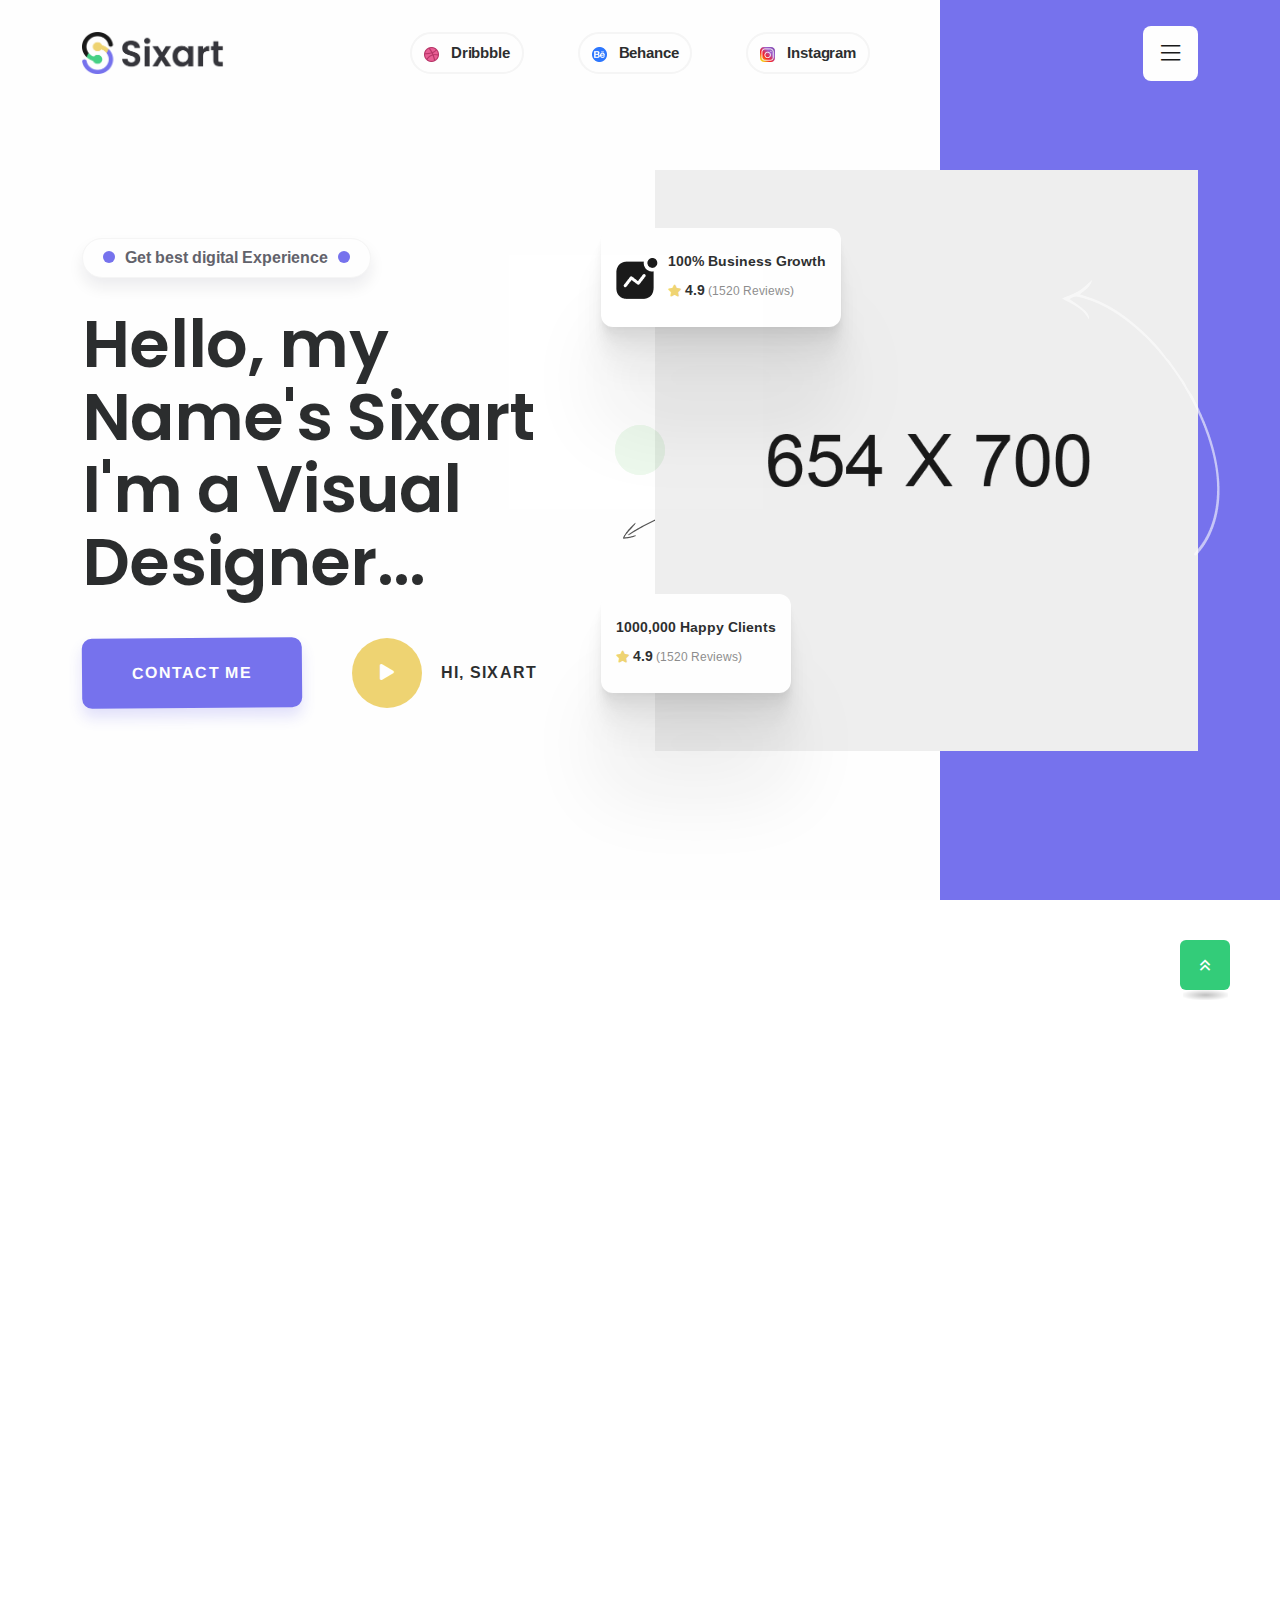
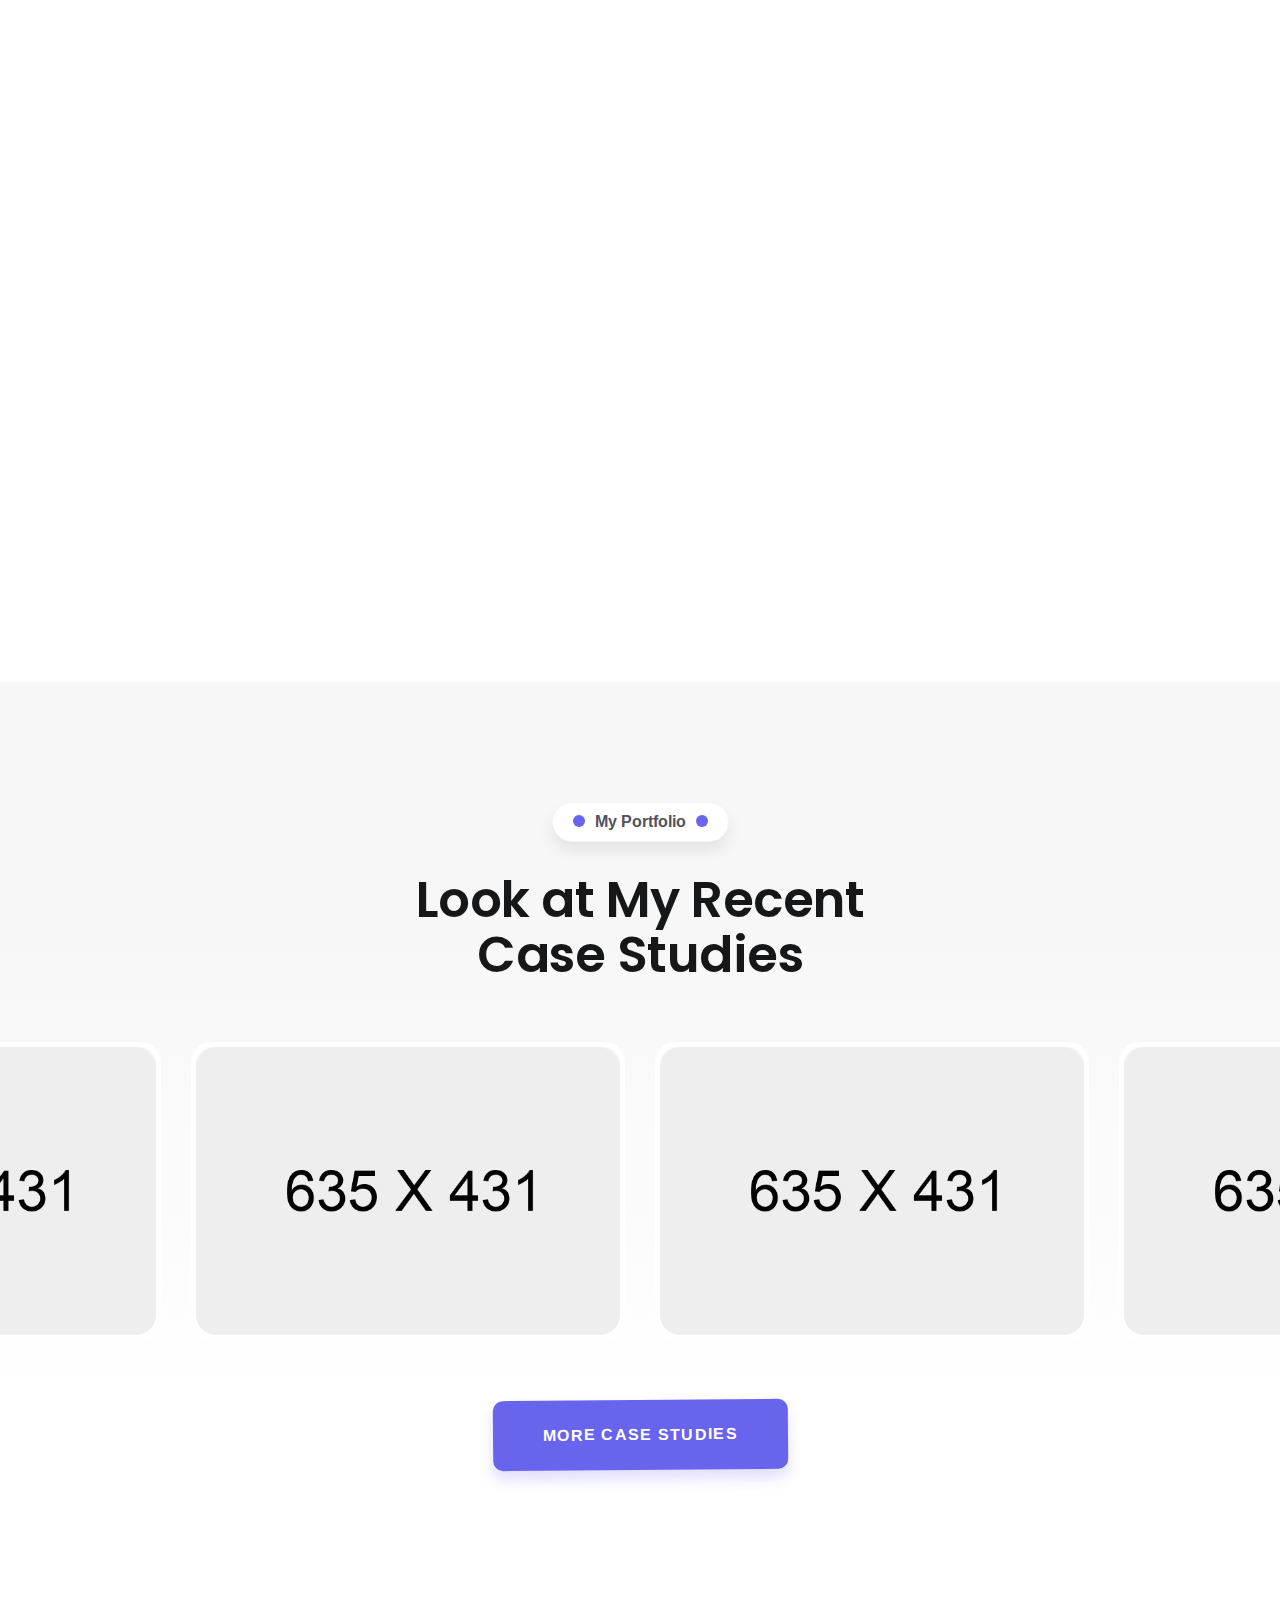
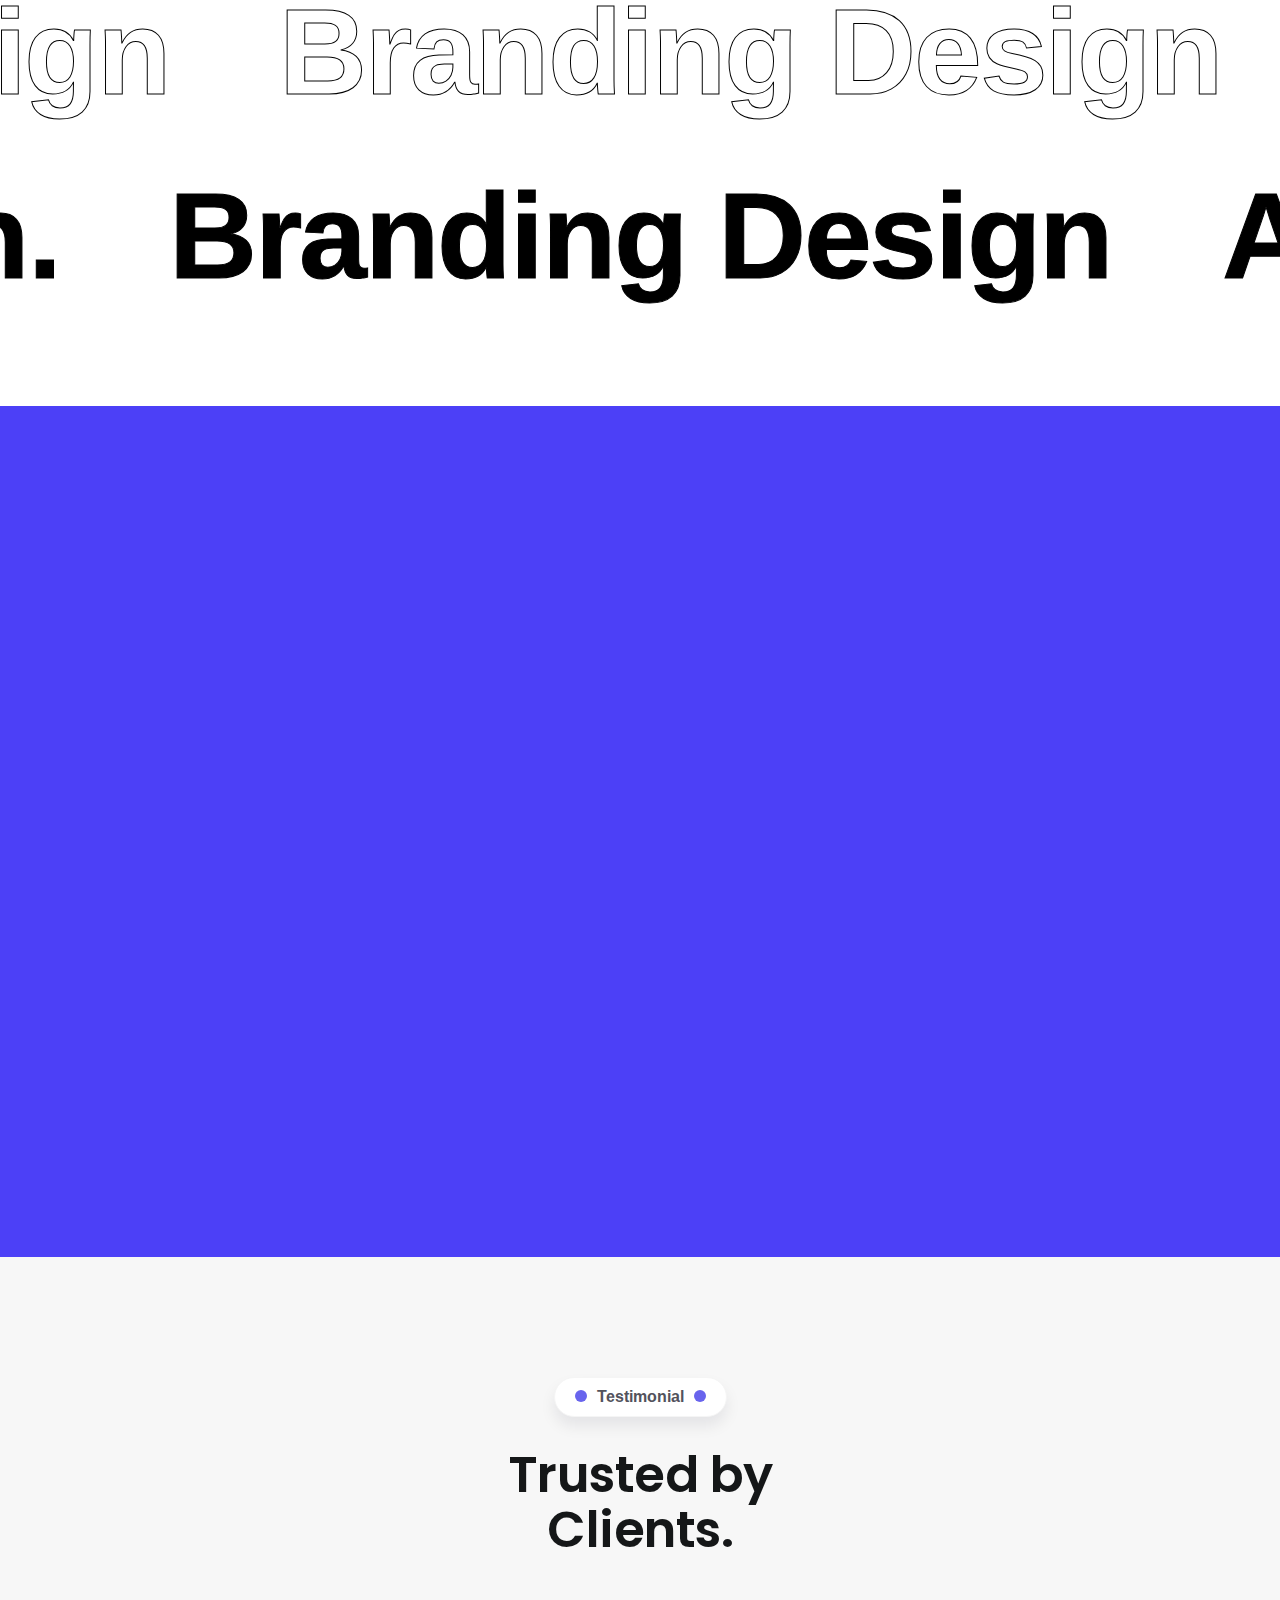
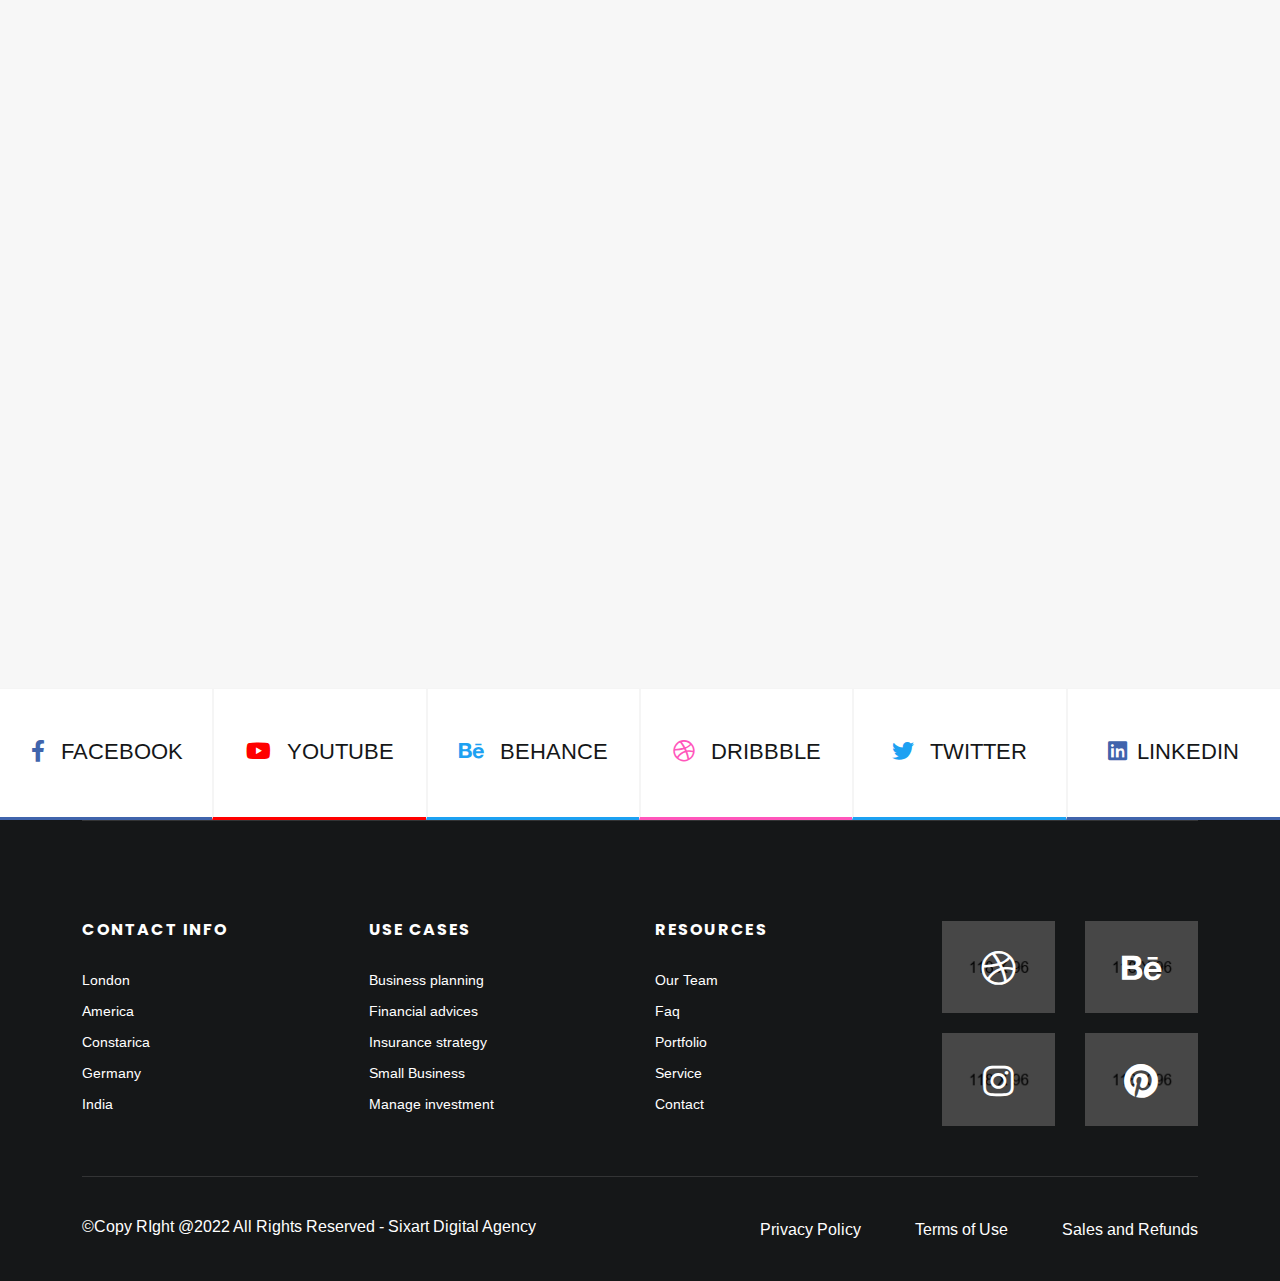
<file: index-3.html>
<!doctype html>
<html class="no-js" lang="zxx">

<head>
   <meta charset="utf-8">
   <meta http-equiv="x-ua-compatible" content="ie=edge">
   <title>Sixart Digital Agency HTML Template</title>
   <meta name="description" content="">
   <meta name="viewport" content="width=device-width, initial-scale=1">

   <!-- Place favicon.ico in the root directory -->
   <link rel="shortcut icon" type="image/x-icon" href="assets/img/favicon.png">

   <!-- CSS here -->
   <link rel="stylesheet" href="assets/css/bootstrap.min.css">
   <link rel="stylesheet" href="assets/css/animate.css">
   <link rel="stylesheet" href="assets/css/custom-animation.css">
   <link rel="stylesheet" href="assets/css/swiper-bundle.css">
   <link rel="stylesheet" href="assets/css/slick.css">
   <link rel="stylesheet" href="assets/css/nice-select.css">
   <link rel="stylesheet" href="assets/css/flaticon.css">
   <link rel="stylesheet" href="assets/css/meanmenu.css">
   <link rel="stylesheet" href="assets/css/font-awesome-pro.css">
   <link rel="stylesheet" href="assets/css/magnific-popup.css">
   <link rel="stylesheet" href="assets/css/spacing.css">
   <link rel="stylesheet" href="assets/css/style.css">
</head>

<body>

      <!-- preloader -->
      <div id="preloader">
         <div class="preloader">
               <span></span>
               <span></span>
         </div>
      </div>
      <!-- preloader end  -->

      <!-- tp-back to top-start -->
      <button class="scroll-top scroll-to-target" data-target="html">
         <i class="far fa-angle-double-up"></i>
     </button>
     <!-- tp-back to top-start -->

   <header>
      <!-- tp-header-area-start -->
      <div id="header-sticky" class="tp-header-area tp-md-space header-three header-transparent z-index-5">
         <div class="container">
            <div class="row align-items-center">
               <div class="col-xl-2 col-lg-3 col-6">
                  <div class="tp-logo">
                     <a href="index.html">
                        <img src="assets/img/logo/logo.png" alt="">
                     </a>
                  </div>
               </div>
               <div class="col-xl-8 col-lg-7 d-none d-lg-block">
                  <div class="tp-social-menu text-center">
                     <nav>
                        <ul>
                           <li><a href="#"><img src="assets/img/header/dribbble.png" alt="dribbble"> Dribbble</a></li>
                           <li><a href="#"><img src="assets/img/header/behance.png" alt="Behance"> Behance</a></li>
                           <li><a href="#"><img src="assets/img/header/insta.png" alt="Instagram"> Instagram</a></li>
                        </ul>
                     </nav>
                  </div>
                  <div class="tp-header-3-menu d-none">
                     <nav id="mobile-menu-2">
                        <ul>
                           <li><a href="index.html">Home</a>
                              <ul class="submenu">
                                 <li><a href="index.html">Home 01</a></li>
                                 <li><a href="index-2.html">Home 02</a></li>
                                 <li><a href="index-3.html">Home 03</a></li>
                              </ul>
                           </li>
                           <li><a href="about-us.html">About</a>
                              <ul class="submenu">
                                 <li><a href="about-me.html">About Me</a></li>
                                 <li><a href="about-us.html">About Us</a></li>
                              </ul>
                           </li>
                           <li><a href="case-details.html">Our Project</a>
                              <ul class="submenu">
                                 <li><a href="case-studies.html">Case Studies</a></li>
                                 <li><a href="case-details.html">Case Details</a></li>
                              </ul>
                           </li>
                           <li><a href="service-details.html">Services</a>
                              <ul class="submenu">
                                 <li><a href="service.html">Service</a></li>
                                 <li><a href="service-details.html">Service Details</a></li>
                              </ul>
                           </li>
                           <li><a href="#">Pages</a>
                              <ul class="submenu">
                                 <li><a href="blog.html">Blog Sidebar</a></li>
                                 <li><a href="blog-details.html">Blog Details</a></li>
                                 <li><a href="team.html">Team</a></li>
                                 <li><a href="shop.html">Shop</a></li>
                                 <li><a href="shop-details.html">Shop Details</a></li>
                                 <li><a href="price.html">Price</a></li>
                                 <li><a href="faq.html">Faq</a></li>
                                 <li><a href="cart.html">Cart</a></li>
                                 <li><a href="checkout.html">Checkout</a></li>
                                 <li><a href="contact.html">Contact</a></li>
                              </ul>
                           </li>
                        </ul>
                     </nav>
                  </div>
               </div>
               <div class="col-xl-2 col-lg-2 col-6">
                  <div class="header-right-three d-flex justify-content-end">
                     <button class="bars tp-menu-bar text-black"><i class="fal fa-bars"></i></button>
                  </div>
               </div>
            </div>
         </div>
      </div>
      <!-- tp-header-area-end -->
   </header>

   <!-- tp-offcanvus-area-start -->
   <div class="tp-offcanvas-area">
      <div class="tpoffcanvas">
         <div class="tpoffcanvas__close-btn">
            <button class="close-btn"><i class="fal fa-times"></i></button>
         </div>
         <div class="tpoffcanvas__logo">
            <a href="index.html">
               <img src="assets/img/logo/logo-white.png" alt="">
            </a>
         </div>
         <div class="mobile-menu"></div>
         <div class="tpoffcanvas__info">
            <h3 class="offcanva-title">Get In Touch</h3>
            <div class="tp-info-wrapper mb-20 d-flex align-items-center">
               <div class="tpoffcanvas__info-icon">
                  <a href="#"><i class="fal fa-envelope"></i></a>
               </div>
               <div class="tpoffcanvas__info-address">
                  <span>Email</span>
                  <a href="maito:hello@yourmail.com">hello@yourmail.com</a>
               </div>
            </div>
            <div class="tp-info-wrapper mb-20 d-flex align-items-center">
               <div class="tpoffcanvas__info-icon">
                  <a href="#"><i class="fal fa-phone-alt"></i></a>
               </div>
               <div class="tpoffcanvas__info-address">
                  <span>Phone</span>
                  <a href="tel:(00)45611227890">(00) 456 1122 7890</a>
               </div>
            </div>
            <div class="tp-info-wrapper mb-20 d-flex align-items-center">
               <div class="tpoffcanvas__info-icon">
                  <a href="#"><i class="fas fa-map-marker-alt"></i></a>
               </div>
               <div class="tpoffcanvas__info-address">
                  <span>Location</span>
                  <a href="https://www.google.com/maps/@37.4801311,22.8928877,3z" target="_blank">Riverside 255, San Francisco, USA </a>
               </div>
            </div>
         </div>
         <div class="tpoffcanvas__social">
            <div class="social-icon">
               <a href="#"><i class="fab fa-twitter"></i></a>
               <a href="#"><i class="fab fa-instagram"></i></a>
               <a href="#"><i class="fab fa-facebook-square"></i></a>
               <a href="#"><i class="fab fa-dribbble"></i></a>
            </div>
         </div>
      </div>
      </div>
   
      <div class="body-overlay"></div>
   <!-- tp-offcanvus-area-end -->

   <main>
      <!-- tp-slider-area-start -->
      <div class="tp-hero-area hero-space-three">
         <div class="tp-hero-blue-shape d-none d-lg-block"></div>
         <div class="container">
            <div class="row align-items-center">
               <div class="col-xxl-5 col-xl-6 col-lg-5">
                  <div class="tp-hero">
                     <div class="tp-hero__section-box mb-30">
                        <h4 class="tp-section-subtitle wow tpfadeUp" data-wow-duration=".7s" data-wow-delay=".5s">Get best digital Experience</h4>
                        <h2 class="tp-slider-sm-title mb-40 wow tpfadeUp" data-wow-duration=".7s" data-wow-delay=".8s">Hello, my Name's Sixart
                           I'm a Visual
                           Designer...</h2>
                     </div>
                     <div class="tp-hero__wrapper d-flex align-items-center wow tpfadeUp" data-wow-duration=".7s" data-wow-delay=".9s">
                        <div class="tp-hero__button">
                           <a class="tp-btn" href="contact.html">Contact me</a>
                        </div>
                        <div class="tp-hero__play-button">
                           <a class="popup-video" href="https://www.youtube.com/watch?v=hiEb1m7CXH4"><i
                                 class="fas fa-play"></i></a>
                           <span>Hi, Sixart</span>
                        </div>
                     </div>
                  </div>
               </div>
               <div class="col-xxl-7 col-xl-6 col-lg-7">
                  <div class="tp-hero d-flex justify-content-end">
                     <div class="tp-hero__thumb3 p-relative">
                        <img class="wow tpfadeRight" data-wow-duration=".7s" data-wow-delay=".8s" src="assets/img/slider/hero-3.png" alt="">
                        <div class="tp-hero__thumb3-shape-1">
                           <img src="assets/img/slider/hero-shape-3-1.png" alt="">
                        </div>
                        <div class="tp-hero__thumb3-shape-2">
                           <img src="assets/img/slider/hero-shape-3-3.png" alt="">
                        </div>
                        <div class="review-wrapper d-none d-xl-block">
                           <div class="review-box d-flex align-items-center">
                              <div class="tp-icon mr-10">
                                 <img src="assets/img/slider/hero-shape-3-2.png" alt="">
                              </div>
                              <div class="reviews-text">
                                 <span>100% Business Growth</span>
                                 <p class="mb-0"> <i class="fa fa-star"></i> <span>4.9</span> (1520 Reviews)</p>
                              </div>
                           </div>
                        </div>
                        <div class="review-wrapper-2 d-none d-xl-block">
                           <div class="reviews-text">
                              <span>1000,000 Happy Clients</span>
                              <p class="mb-0"> <i class="fa fa-star"></i> <span>4.9</span> (1520 Reviews)</p>
                           </div>
                        </div>
                     </div>
                  </div>
               </div>
            </div>
         </div>
      </div>
      <!-- tp-slider-area-end -->


      <!-- tp-cta-area-start -->
      <div class="tp-cta-area cta-space-three pt-120 pb-120">
         <div class="container">
            <div class="cta-space wow tpfadeUp" data-wow-duration=".7s" data-wow-delay=".3s">
               <div class="row">
                  <div class="col-xl-8 col-lg-9 ">
                     <div class="cta-section-box">
                        <h4 class="tp-section-subtitle">Get best digital Experience</h4>
                        <h2 class="tp-section-title-xs">I enjoy creating delightful, <br> human-centered digital
                           experiences.</h2>
                     </div>
                  </div>
                  <div class="col-xl-4 col-lg-3">
                     <div class="cta-img text-start text-lg-center">
                        <img src="assets/img/cta/cta-1.png" alt="">
                     </div>
                  </div>
               </div>
            </div>
            <div class="row">
               <div class="col-xl-4 col-lg-4 col-md-4 col-sm-4">
                  <div class="cta-item p-relative wow tpfadeUp" data-wow-duration=".7s" data-wow-delay=".5s">
                     <h3 class="cta-big-text"><a href="#">Think.</a></h3>
                     <div class="cta-effect-img">
                        <img src="assets/img/cta/cta-2.png" alt="">
                     </div>
                  </div>
               </div>
               <div class="col-xl-4 col-lg-4 col-md-4 col-sm-4">
                  <div class="cta-item p-relative wow tpfadeUp" data-wow-duration=".7s" data-wow-delay=".7s">
                     <h3 class="cta-big-text"><a href="#">Make.</a></h3>
                     <div class="cta-effect-img">
                        <img src="assets/img/cta/cta-3.png" alt="">
                     </div>
                  </div>
               </div>
               <div class="col-xl-4 col-lg-4 col-md-4 col-sm-4">
                  <div class="cta-item p-relative wow tpfadeUp" data-wow-duration=".7s" data-wow-delay=".9s">
                     <h3 class="cta-big-text"><a href="#">Solve.</a></h3>
                     <div class="cta-effect-img">
                        <img src="assets/img/cta/cta-4.png" alt="">
                     </div>
                  </div>
               </div>
            </div>
         </div>
      </div>
      <!-- tp-cta-area-end -->

      <!-- tp-service-area-start -->
      <div class="tp-service-area pb-100">
         <div class="container">
            <div class="row">
               <div class="col-xl-4 col-lg-4 mb-30 wow tpfadeUp" data-wow-duration=".7s" data-wow-delay=".5s">
                  <div class="service-item-three text-center">
                     <div class="service-item-three__img">
                        <img src="assets/img/service/sv-1.png" alt="">
                     </div>
                     <div class="service-item-three__content">
                        <h4 class="tp-service-sm-title"><a href="service-details.html">User Experience <br> Design</a></h4>
                        <p>Sixart have got quite a few already made templates for better project management that you can
                           use now.</p>
                     </div>
                     <div class="service-item-three__button">
                        <a href="service-details.html">
                           <span>
                              <svg width="34" height="16" viewBox="0 0 34 16" fill="none"
                                 xmlns="http://www.w3.org/2000/svg">
                                 <path
                                    d="M33.7071 8.70711C34.0976 8.31659 34.0976 7.68342 33.7071 7.2929L27.3431 0.928935C26.9526 0.53841 26.3195 0.53841 25.9289 0.928934C25.5384 1.31946 25.5384 1.95262 25.9289 2.34315L31.5858 8L25.9289 13.6569C25.5384 14.0474 25.5384 14.6805 25.9289 15.0711C26.3195 15.4616 26.9526 15.4616 27.3431 15.0711L33.7071 8.70711ZM-8.74228e-08 9L33 9L33 7L8.74228e-08 7L-8.74228e-08 9Z"
                                    fill="currentColor" />
                              </svg>
                           </span>
                           Read More
                        </a>
                     </div>
                  </div>
               </div>
               <div class="col-xl-4 col-lg-4 mb-30 wow tpfadeUp" data-wow-duration=".7s" data-wow-delay=".7s">
                  <div class="service-item-three active text-center">
                     <div class="service-item-three__img">
                        <img src="assets/img/service/sv-2.png" alt="">
                     </div>
                     <div class="service-item-three__content">
                        <h4 class="tp-service-sm-title"><a href="service-details.html">User Interface <br> Design</a></h4>
                        <p>Sixart have got quite a few already made templates for better project management that you can
                           use now.</p>
                     </div>
                     <div class="service-item-three__button">
                        <a href="service-details.html">
                           <span>
                              <svg width="34" height="16" viewBox="0 0 34 16" fill="none"
                                 xmlns="http://www.w3.org/2000/svg">
                                 <path
                                    d="M33.7071 8.70711C34.0976 8.31659 34.0976 7.68342 33.7071 7.2929L27.3431 0.928935C26.9526 0.53841 26.3195 0.53841 25.9289 0.928934C25.5384 1.31946 25.5384 1.95262 25.9289 2.34315L31.5858 8L25.9289 13.6569C25.5384 14.0474 25.5384 14.6805 25.9289 15.0711C26.3195 15.4616 26.9526 15.4616 27.3431 15.0711L33.7071 8.70711ZM-8.74228e-08 9L33 9L33 7L8.74228e-08 7L-8.74228e-08 9Z"
                                    fill="currentColor" />
                              </svg>
                           </span>
                           Read More
                        </a>
                     </div>
                  </div>
               </div>
               <div class="col-xl-4 col-lg-4 mb-30 wow tpfadeUp" data-wow-duration=".7s" data-wow-delay=".9s">
                  <div class="service-item-three text-center">
                     <div class="service-item-three__img">
                        <img src="assets/img/service/sv-3.png" alt="">
                     </div>
                     <div class="service-item-three__content">
                        <h4 class="tp-service-sm-title"><a href="service-details.html">Ui Kit and 3d <br> Desgin</a></h4>
                        <p>Sixart have got quite a few already made templates for better project management that you can
                           use now.</p>
                     </div>
                     <div class="service-item-three__button">
                        <a href="service-details.html">
                           <span>
                              <svg width="34" height="16" viewBox="0 0 34 16" fill="none"
                                 xmlns="http://www.w3.org/2000/svg">
                                 <path
                                    d="M33.7071 8.70711C34.0976 8.31659 34.0976 7.68342 33.7071 7.2929L27.3431 0.928935C26.9526 0.53841 26.3195 0.53841 25.9289 0.928934C25.5384 1.31946 25.5384 1.95262 25.9289 2.34315L31.5858 8L25.9289 13.6569C25.5384 14.0474 25.5384 14.6805 25.9289 15.0711C26.3195 15.4616 26.9526 15.4616 27.3431 15.0711L33.7071 8.70711ZM-8.74228e-08 9L33 9L33 7L8.74228e-08 7L-8.74228e-08 9Z"
                                    fill="currentColor" />
                              </svg>
                           </span>
                           Read More
                        </a>
                     </div>
                  </div>
               </div>
            </div>
         </div>
      </div>
      <!-- tp-service-area-end -->

      <!-- tp-case-area-start -->
      <div class="tp-case-area case-grident-bg pt-120 pb-120 fix">
         <div class="container-fluid">
            <div class="row g-0 justify-content-center">
               <div class="col-xl-6">
                  <div class="tp-case-title-box mb-60 text-center">
                     <h3 class="tp-section-subtitle">My Portfolio</h3>
                     <h3 class="tp-section-title-sm">Look at My Recent <br> Case Studies</h3>
                  </div>
               </div>
            </div>
            <div class="tp-case-wrapper">
               <div class="tp-case-active">
                  <div class="tp-case-item text-center p-relative">
                     <div class="tp-case-item__thumb fix">
                        <a href="case-details.html"><img src="assets/img/case/case-3-1.jpg" alt=""></a>
                     </div>
                     <div class="tp-circle-text">
                        <a href="case-details.html">Case <br> Studies</a>
                     </div>
                  </div>
                  <div class="tp-case-item text-center p-relative">
                     <div class="tp-case-item__thumb fix">
                        <a href="case-details.html"><img src="assets/img/case/case-3-2.jpg" alt=""></a>
                     </div>
                     <div class="tp-circle-text">
                        <a href="case-details.html">Case <br> Studies</a>
                     </div>
                  </div>
                  <div class="tp-case-item text-center p-relative">
                     <div class="tp-case-item__thumb fix">
                        <a href="case-details.html"><img src="assets/img/case/case-3-3.jpg" alt=""></a>
                     </div>
                     <div class="tp-circle-text">
                        <a href="case-details.html">Case <br> Studies</a>
                     </div>
                  </div>
                  <div class="tp-case-item text-center p-relative">
                     <div class="tp-case-item__thumb fix">
                        <a href="case-details.html"><img src="assets/img/case/case-3-4.jpg" alt=""></a>
                     </div>
                     <div class="tp-circle-text">
                        <a href="case-details.html">Case <br> Studies</a>
                     </div>
                  </div>
                  <div class="tp-case-item text-center p-relative">
                     <div class="tp-case-item__thumb fix">
                        <a href="case-details.html"><img src="assets/img/case/case-3-2.jpg" alt=""></a>
                     </div>
                     <div class="tp-circle-text">
                        <a href="case-details.html">Case <br> Studies</a>
                     </div>
                  </div>
               </div>
            </div>
            <div class="row">
               <div class="case-button mt-30 text-center">
                  <a class="tp-btn" href="case-studies.html">more Case Studies</a>
               </div>
            </div>
         </div>
      </div>
      <!-- tp-case-area-end -->

      <!-- tp-marque-area-start -->
      <div class="tp-marque-area fix">
         <div class="tp-marque-wrapper">
            <div class="marque-slider-active carousel-rtl" dir="rtl">
               <div class="marque-item">
                  <span>Web Design.</span>
               </div>
               <div class="marque-item">
                  <span>UI,UX Design.</span>
               </div>
               <div class="marque-item">
                  <span>Branding Design</span>
               </div>
               <div class="marque-item">
                  <span>Web Design.</span>
               </div>
               <div class="marque-item">
                  <span>UI,UX Design.</span>
               </div>
               <div class="marque-item">
                  <span>Branding Design</span>
               </div>
            </div>
         </div>
         <div class="tp-marque-wrapper">
            <div class="marque-slider-active-2">
               <div class="marque-item">
                  <span>Animation.</span>
               </div>
               <div class="marque-item">
                  <span>3D Design.</span>
               </div>
               <div class="marque-item">
                  <span>Branding Design</span>
               </div>
               <div class="marque-item">
                  <span>Animation.</span>
               </div>
               <div class="marque-item">
                  <span>3D Design.</span>
               </div>
               <div class="marque-item">
                  <span>Branding Design</span>
               </div>
            </div>
         </div>
      </div>
      <!-- tp-marque-area-end -->

      <!-- tp-barnd-area-start -->
      <div class="tp-barnd-area pt-120 pb-120" data-background="assets/img/brand/barnd-bg.png">
         <div class="container ">
            <div class="row justify-content-center">
               <div class="col-xl-5 wow tpfadeUp" data-wow-duration=".9s" data-wow-delay=".3s">
                  <div class="tp-brand-section-title-box text-center mb-60">
                     <h4 class="tp-section-title-xs text-white">I Work With Global Top Brands.</h4>
                  </div>
               </div>
            </div>
            <div class="row align-items-center">
               <div class="col-lg col-md wow tpfadeUp" data-wow-duration=".9s" data-wow-delay=".5s">
                  <div class="brand-logo">
                     <img src="assets/img/brand/brand-7.png" alt="">
                  </div>
               </div>
               <div class="col-lg col-md wow tpfadeUp" data-wow-duration=".9s" data-wow-delay=".6s">
                  <div class="brand-logo">
                     <img src="assets/img/brand/brand-8.png" alt="">
                  </div>
               </div>
               <div class="col-lg col-md wow tpfadeUp" data-wow-duration=".9s" data-wow-delay=".7s">
                  <div class="brand-logo">
                     <img src="assets/img/brand/brand-9.png" alt="">
                  </div>
               </div>
               <div class="col-lg col-md wow tpfadeUp" data-wow-duration=".9s" data-wow-delay=".8s">
                  <div class="brand-logo">
                     <img src="assets/img/brand/brand-10.png" alt="">
                  </div>
               </div>
               <div class="col-lg col-md wow tpfadeUp" data-wow-duration=".9s" data-wow-delay=".9s">
                  <div class="brand-logo">
                     <img src="assets/img/brand/brand-11.png" alt="">
                  </div>
               </div>
            </div>
            <div class="row brand-center align-items-center">
               <div class="col-lg-3 col-md-3 wow tpfadeUp" data-wow-duration=".9s" data-wow-delay=".9s">
                  <div class="brand-logo">
                     <img src="assets/img/brand/brand-12.png" alt="">
                  </div>
               </div>
               <div class="col-lg-3 col-md-3 wow tpfadeUp" data-wow-duration=".9s" data-wow-delay="1s">
                  <div class="brand-logo">
                     <img src="assets/img/brand/brand-13.png" alt="">
                  </div>
               </div>
               <div class="col-lg-3 col-md-3 wow tpfadeUp" data-wow-duration=".9s" data-wow-delay="1s">
                  <div class="brand-logo">
                     <img src="assets/img/brand/brand-14.png" alt="">
                  </div>
               </div>
               <div class="col-lg-3 col-md-3 wow tpfadeUp" data-wow-duration=".9s" data-wow-delay="1.1s">
                  <div class="brand-logo">
                     <img src="assets/img/brand/brand-15.png" alt="">
                  </div>
               </div>
            </div>
         </div>
      </div>
      <!-- tp-barnd-area-end -->

      <!-- tp-testimonial-area-start -->
      <div class="tp-testimonial-area grey-bg pt-120 pb-120 fix">
         <div class="container-fluid">
            <div class="row g-0 justify-content-center">
               <div class="col-xl-4">
                  <div class="tp-testtimonial-title-box mb-60 text-center">
                     <h3 class="tp-section-subtitle">Testimonial</h3>
                     <h3 class="tp-section-title-sm">Trusted by Clients.</h3>
                  </div>
               </div>
            </div>
            <div class="testimonial-slide-wrapper">
               <div class="testimonial-active-three">
                  <div class="tp-testimonial-three text-center wow tpfadeUp" data-wow-duration=".9s" data-wow-delay=".3s">
                     <div class="tp-testimonial-three__content">
                        <div class="tp-testimonial-three__content-icon">
                           <i class="fas fa-quote-right"></i>
                        </div>
                        <div class="tp-testimonial-three__content-text">
                           <p>"Agency is the most valuable business resource we have EVER purchased. This is simply unbelievable!"</p>
                        </div>
                     </div>
                     <div class="tp-testimonial-three__user">
                        <div class="tp-testimonial-three__user-img">
                           <img src="assets/img/testimonial/testi-img-6.png" alt="">
                        </div>
                        <div class="tp-testimonial-three__user-content">
                           <h4 class="user-title">Guy Hawkins</h4>
                           <span>Founder of Edardx</span>
                        </div>
                     </div>
                  </div>
                  <div class="tp-testimonial-three text-center wow tpfadeUp" data-wow-duration=".9s" data-wow-delay=".5s">
                     <div class="tp-testimonial-three__content">
                        <div class="tp-testimonial-three__content-icon content-icon-1">
                           <i class="fas fa-quote-right"></i>
                        </div>
                        <div class="tp-testimonial-three__content-text">
                           <p>A formal statement that testifies to a persons character or the qualifications, or the quality of a product or service.</p>
                        </div>
                     </div>
                     <div class="tp-testimonial-three__user">
                        <div class="tp-testimonial-three__user-img">
                           <img src="assets/img/testimonial/testi-img-7.png" alt="">
                        </div>
                        <div class="tp-testimonial-three__user-content">
                           <h4 class="user-title">Savannah Nguyen</h4>
                           <span>Founder of Edardx</span>
                        </div>
                     </div>
                  </div>
                  <div class="tp-testimonial-three text-center wow tpfadeUp" data-wow-duration=".9s" data-wow-delay=".7s">
                     <div class="tp-testimonial-three__content">
                        <div class="tp-testimonial-three__content-icon content-icon-2">
                           <i class="fas fa-quote-right"></i>
                        </div>
                        <div class="tp-testimonial-three__content-text">
                           <p>Our office is something we are pleased with. We consider it the little magnet; it is wanting to come here and afterward difficult to leave it. Our office is additionally a big name</p>
                        </div>
                     </div>
                     <div class="tp-testimonial-three__user">
                        <div class="tp-testimonial-three__user-img">
                           <img src="assets/img/testimonial/testi-img-8.png" alt="">
                        </div>
                        <div class="tp-testimonial-three__user-content">
                           <h4 class="user-title">Robert Fox</h4>
                           <span>Founder of Edardx</span>
                        </div>
                     </div>
                  </div>
                  <div class="tp-testimonial-three text-center wow tpfadeUp" data-wow-duration=".9s" data-wow-delay=".9s">
                     <div class="tp-testimonial-three__content">
                        <div class="tp-testimonial-three__content-icon content-icon-3">
                           <i class="fas fa-quote-right"></i>
                        </div>
                        <div class="tp-testimonial-three__content-text">
                           <p>When potential customers are researching you online, they're getting to know you through the content on your website. So understandably, many</p>
                        </div>
                     </div>
                     <div class="tp-testimonial-three__user">
                        <div class="tp-testimonial-three__user-img">
                           <img src="assets/img/testimonial/testi-img-9.png" alt="">
                        </div>
                        <div class="tp-testimonial-three__user-content">
                           <h4 class="user-title">Bessie Cooper</h4>
                           <span>Founder of Edardx</span>
                        </div>
                     </div>
                  </div>
                  <div class="tp-testimonial-three text-center wow tpfadeUp" data-wow-duration=".9s" data-wow-delay="1s">
                     <div class="tp-testimonial-three__content">
                        <div class="tp-testimonial-three__content-icon content-icon-4">
                           <i class="fas fa-quote-right"></i>
                        </div>
                        <div class="tp-testimonial-three__content-text">
                           <p>Honest endorsement of your product or service that usually comes from a customer, colleague, </p>
                        </div>
                     </div>
                     <div class="tp-testimonial-three__user">
                        <div class="tp-testimonial-three__user-img">
                           <img src="assets/img/testimonial/testi-img-10.png" alt="">
                        </div>
                        <div class="tp-testimonial-three__user-content">
                           <h4 class="user-title">Dianne Russell</h4>
                           <span>Founder of Edardx</span>
                        </div>
                     </div>
                  </div>
                  <div class="tp-testimonial-three text-center wow tpfadeUp" data-wow-duration=".9s" data-wow-delay="1.1s">
                     <div class="tp-testimonial-three__content">
                        <div class="tp-testimonial-three__content-icon content-icon-5">
                           <i class="fas fa-quote-right"></i>
                        </div>
                        <div class="tp-testimonial-three__content-text">
                           <p>A formal statement that testifies to a persons character or the qualifications, or the
                              quality of a product or service.</p>
                        </div>
                     </div>
                     <div class="tp-testimonial-three__user">
                        <div class="tp-testimonial-three__user-img">
                           <img src="assets/img/testimonial/testi-img-9.png" alt="">
                        </div>
                        <div class="tp-testimonial-three__user-content">
                           <h4 class="user-title">Bessie Cooper</h4>
                           <span>Founder of Edardx</span>
                        </div>
                     </div>
                  </div>
               </div>
            </div>
         </div>
      </div>
      <!-- tp-testimonial-area-end -->


      <!-- tp-social-area-start -->
      <div class="tp-social-area social-space-bottom fix">
         <div class="container-fluid p-0">
            <div class="row g-0">
               <div class="col-lg-2 col-md-4 col-sm-6">
                  <a href="#">
                     <div class="tp-social-item">
                        <span><i class="fab fa-facebook-f"></i> Facebook</span>
                     </div>
                  </a>
               </div>
               <div class="col-lg-2 col-md-4 col-sm-6">
                  <a href="#">
                     <div class="tp-social-item tp-youtube">
                        <span><i class="fab fa-youtube"></i> youtube</span>
                     </div>
                  </a>
               </div>
               <div class="col-lg-2 col-md-4 col-sm-6">
                 <a href="#">
                     <div class="tp-social-item tp-behance">
                        <span><i class="fab fa-behance"></i> behance</span>
                     </div>
                 </a>
               </div>
               <div class="col-lg-2 col-md-4 col-sm-6">
                  <a href="#">
                     <div class="tp-social-item tp-dribble">
                        <span><i class="fab fa-dribbble"></i> dribbble</span>
                     </div>
                  </a>
               </div>
               <div class="col-lg-2 col-md-4 col-sm-6">
                  <a href="#">
                     <div class="tp-social-item tp-twitter">
                        <span><i class="fab fa-twitter"></i> twitter</span>
                     </div>
                  </a>
               </div>
               <div class="col-lg-2 col-md-4 col-sm-6">
                 <a href="#">
                     <div class="tp-social-item tp-linkedin">
                        <span><i class="fab fa-linkedin"></i>linkedin</span>
                     </div>
                 </a>
               </div>
            </div>
         </div>
      </div>
      <!-- tp-social-area-end -->
   </main>

   <footer>
      <!-- tp-footer-area-start -->
      <div class="tp-footer-area pb-30 black-bg p-relative">
         <div class="container">
            <div class="footer-border-top pt-100">
               <div class="row">
                  <div class="col-xl-3 col-lg-3 col-md-3 col-6 mb-30">
                     <div class="tp-footer-widget z-index-3">
                        <div class="tp-footer-widget__title">
                           <h4 class="tp-footer-title">Contact info</h4>
                        </div>
                        <div class="tp-footer-widget__list">
                           <ul>
                              <li><a href="#">London</a></li>
                              <li><a href="#">America</a></li>
                              <li><a href="#">Constarica</a></li>
                              <li><a href="#">Germany</a></li>
                              <li><a href="#">India</a></li>
                           </ul>
                        </div>
                     </div>
                  </div>
                  <div class="col-xl-3 col-lg-3 col-md-3 col-6 mb-30">
                     <div class="tp-footer-widget z-index-3">
                        <div class="tp-footer-widget__title">
                           <h4 class="tp-footer-title">Use Cases</h4>
                        </div>
                        <div class="tp-footer-widget__list">
                           <ul>
                              <li><a href="#">Business planning</a></li>
                              <li><a href="#">Financial advices</a></li>
                              <li><a href="#">Insurance strategy</a></li>
                              <li><a href="#">Small Business</a></li>
                              <li><a href="#">Manage investment</a></li>
                           </ul>
                        </div>
                     </div>
                  </div>
                  <div class="col-xl-3 col-lg-2 col-md-3 col-6 mb-30">
                     <div class="tp-footer-widget footer-space-two z-index-3">
                        <div class="tp-footer-widget__title">
                           <h4 class="tp-footer-title">Resources</h4>
                        </div>
                        <div class="tp-footer-widget__list">
                           <ul>
                              <li><a href="#">Our Team</a></li>
                              <li><a href="#">Faq</a></li>
                              <li><a href="#">Portfolio</a></li>
                              <li><a href="#">Service</a></li>
                              <li><a href="#">Contact</a></li>
                           </ul>
                        </div>
                     </div>
                  </div>
                  <div class="col-xl-3 col-lg-4 col-md-3 col-6 mb-30">
                     <div class="tp-footer-widget z-index-3">
                        <div class="row g-20">
                           <div class="col-6">
                              <div class="tp-footer-widget__social mb-20">
                                <a href="#">
                                    <div>
                                       <img src="assets/img/footer/footer-icon-3.png" alt="">
                                    </div>
                                    <div class="footer-icons z-index-9">
                                    <i class="fab fa-dribbble"></i>
                                    </div>
                                </a>
                              </div>
                           </div>
                           <div class="col-6">
                              <div class="tp-footer-widget__social mb-20">
                                 <a href="#">
                                    <div>
                                       <img src="assets/img/footer/footer-icon-2.png" alt="">
                                    </div>
                                    <div class="footer-icons z-index-9">
                                       <i class="fab fa-behance"></i>
                                    </div>
                                </a>
                              </div>
                           </div>
                           <div class="col-6">
                              <div class="tp-footer-widget__social mb-20">
                                 <a href="#">
                                    <div>
                                       <img src="assets/img/footer/footer-icon-1.png" alt="">
                                    </div>
                                    <div class="footer-icons z-index-9">
                                       <i class="fab fa-instagram"></i>
                                    </div>
                                </a>
                              </div>
                           </div>
                           <div class="col-6">
                              <div class="tp-footer-widget__social mb-20">
                                 <a href="#">
                                    <div>
                                       <img src="assets/img/footer/footer-icon-4.png" alt="">
                                    </div>
                                    <div class="footer-icons z-index-9">
                                       <i class="fab fa-pinterest"></i>
                                    </div>
                                </a>
                              </div>
                           </div>
                        </div>
                     </div>
                  </div>
               </div>
            </div>
            <div class="copy-right-wrapper footer-border-top pt-40 z-index-3">
               <div class="row">
                  <div class="col-xl-6 col-lg-7 col-12">
                     <div class="copyright-left text-center text-lg-start">
                        <p>©Copy RIght @2022 All Rights Reserved - Sixart Digital Agency</p>
                     </div>
                  </div>
                  <div class="col-xl-6 col-lg-5 col-12">
                     <div class="copyright-right-side text-center text-lg-end">
                        <ul>
                           <li><a href="#">Privacy Policy</a></li>
                           <li><a href="#">Terms of Use</a></li>
                           <li><a href="#">Sales and Refunds</a></li>
                        </ul>
                     </div>
                  </div>
               </div>
            </div>
         </div>
      </div>
      <!-- tp-footer-area-end -->
   </footer>

   <!-- JS here -->
   <script src="assets/js/jquery.js"></script>
   <script src="assets/js/waypoints.js"></script>
   <script src="assets/js/bootstrap.bundle.min.js"></script>
   <script src="assets/js/swiper-bundle.js"></script>
   <script src="assets/js/slick.js"></script>
   <script src="assets/js/magnific-popup.js"></script>
   <script src="assets/js/counterup.js"></script>
   <script src="assets/js/wow.js"></script>
   <script src="assets/js/nice-select.js"></script>
   <script src="assets/js/meanmenu.js"></script>
   <script src="assets/js/isotope-pkgd.js"></script>
   <script src="assets/js/imagesloaded-pkgd.js"></script>
   <script src="assets/js/ajax-form.js"></script>
   <script src="assets/js/main.js"></script>



</body>

</html>
</file>
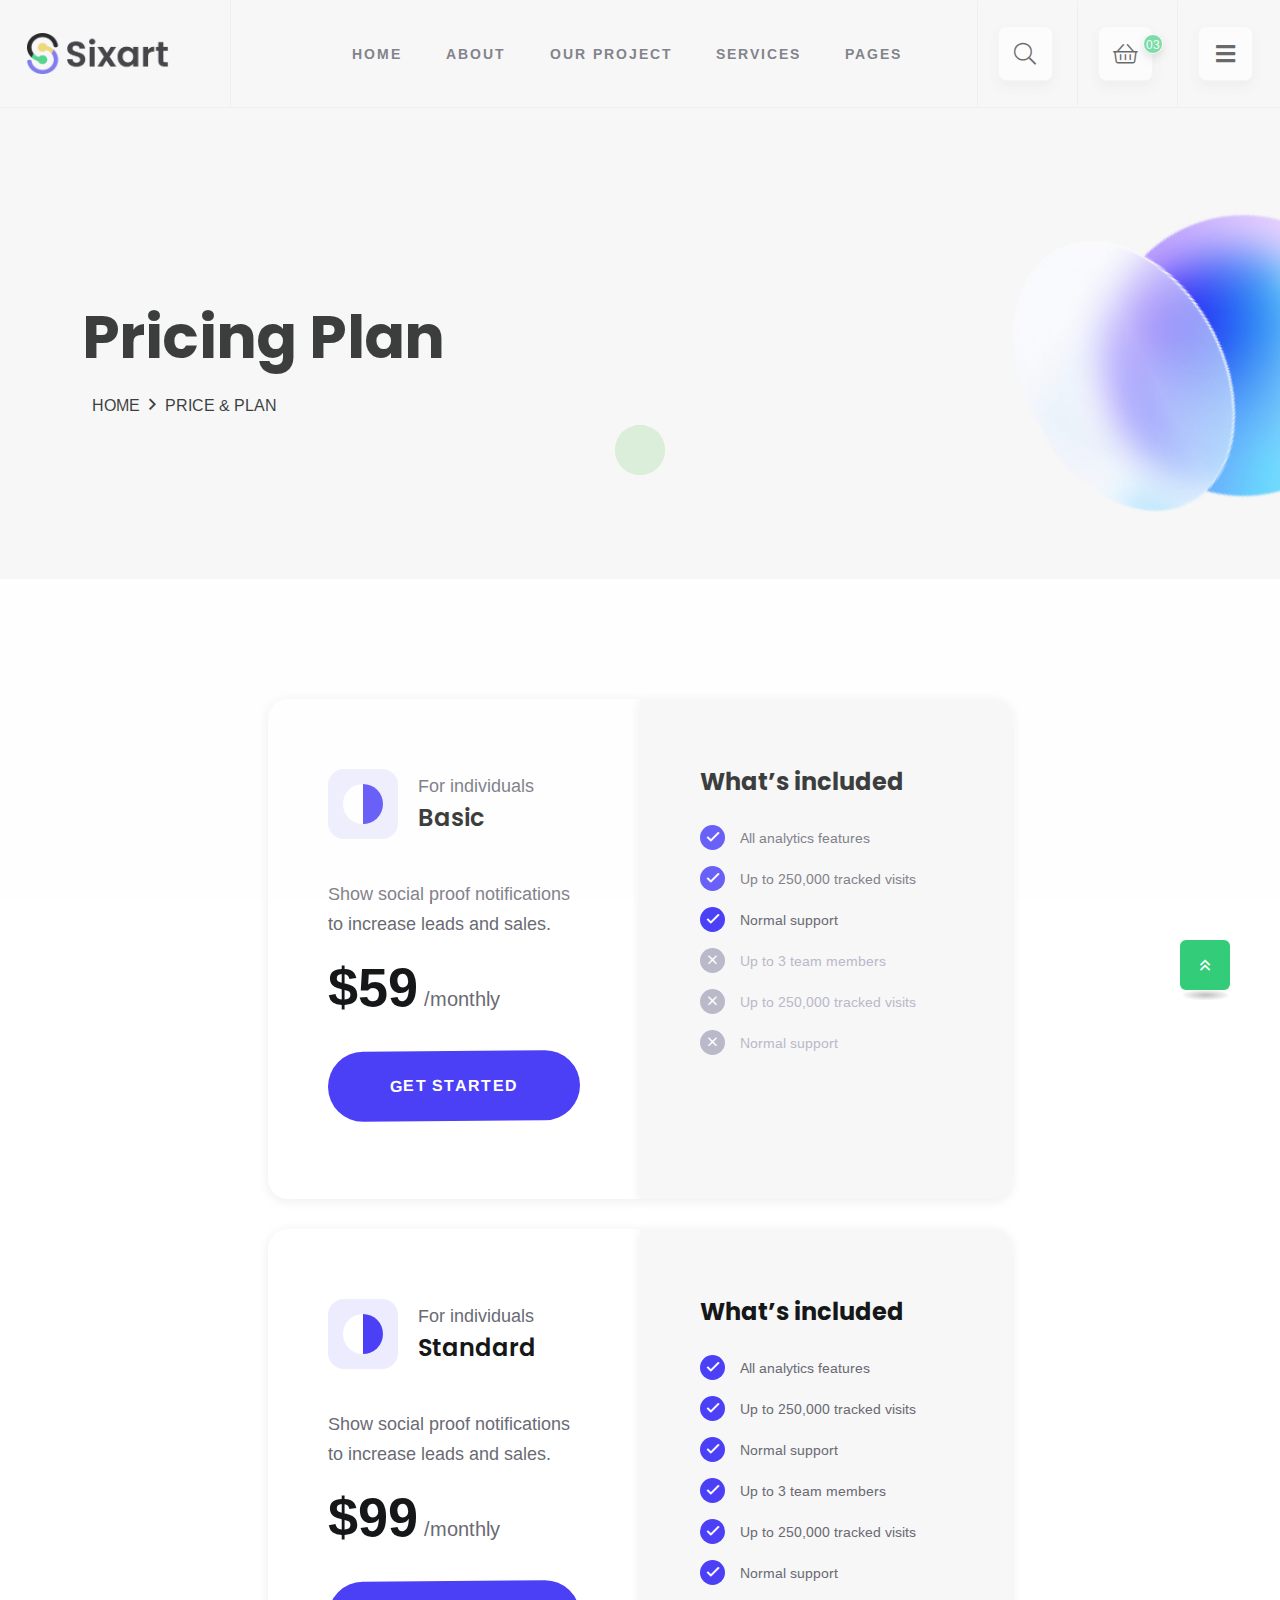
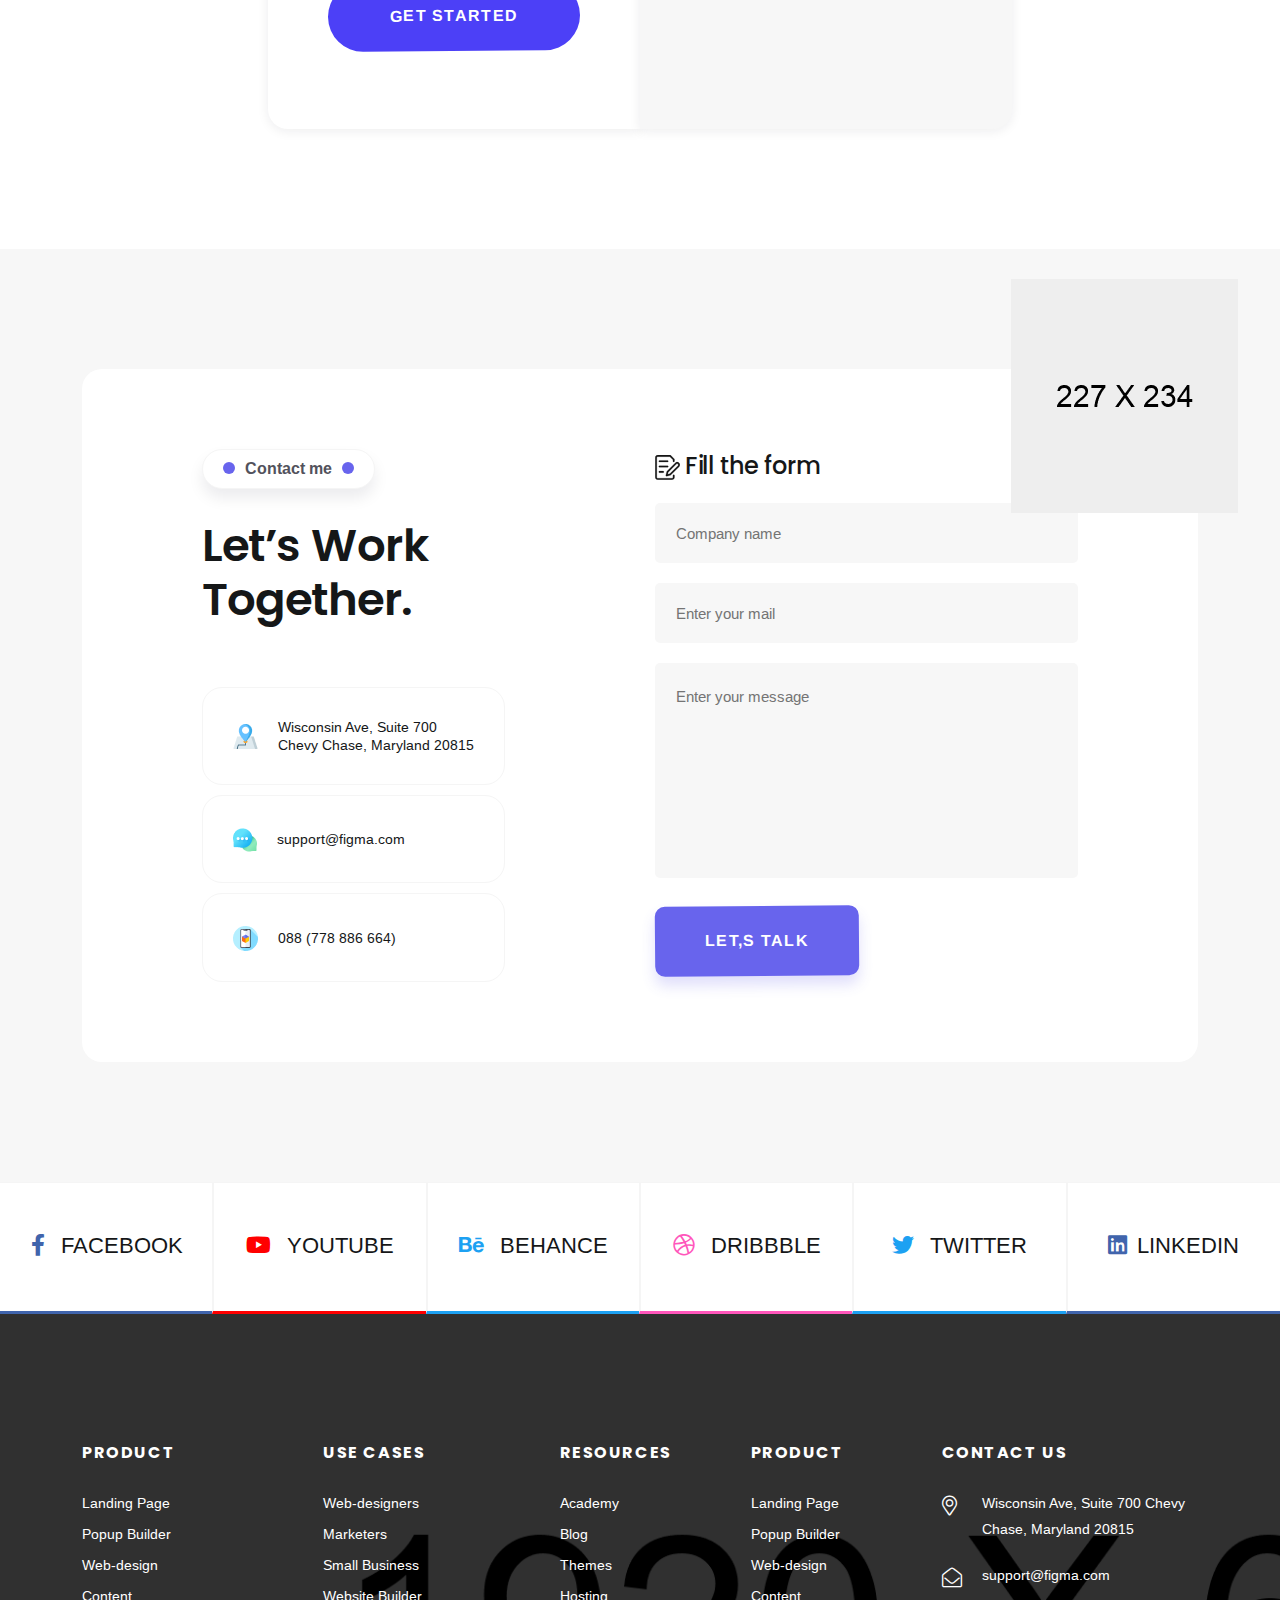
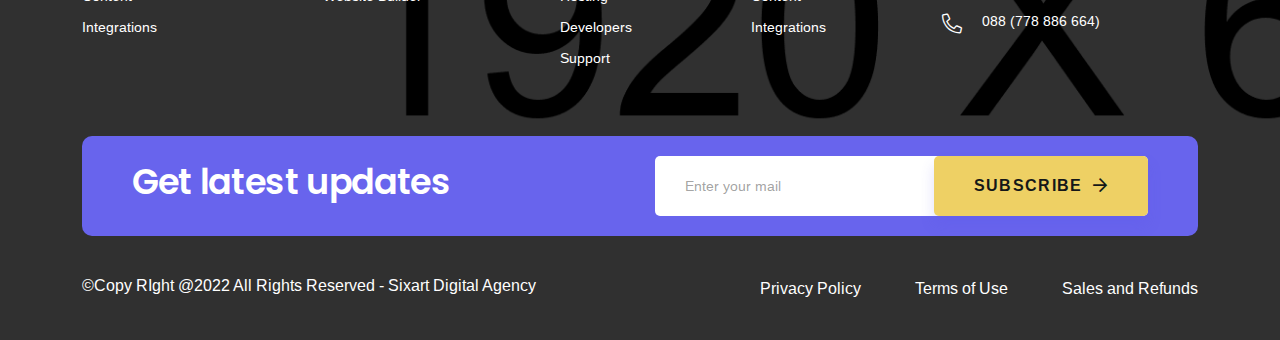
<file: price.html>
<!doctype html>
<html class="no-js" lang="zxx">

<head>
   <meta charset="utf-8">
   <meta http-equiv="x-ua-compatible" content="ie=edge">
   <title>Sixart Digital Agency HTML Template</title>
   <meta name="description" content="">
   <meta name="viewport" content="width=device-width, initial-scale=1">

   <!-- Place favicon.ico in the root directory -->
   <link rel="shortcut icon" type="image/x-icon" href="assets/img/favicon.png">

   <!-- CSS here -->
   <link rel="stylesheet" href="assets/css/bootstrap.min.css">
   <link rel="stylesheet" href="assets/css/animate.css">
   <link rel="stylesheet" href="assets/css/custom-animation.css">
   <link rel="stylesheet" href="assets/css/swiper-bundle.css">
   <link rel="stylesheet" href="assets/css/slick.css">
   <link rel="stylesheet" href="assets/css/nice-select.css">
   <link rel="stylesheet" href="assets/css/flaticon.css">
   <link rel="stylesheet" href="assets/css/meanmenu.css">
   <link rel="stylesheet" href="assets/css/font-awesome-pro.css">
   <link rel="stylesheet" href="assets/css/magnific-popup.css">
   <link rel="stylesheet" href="assets/css/spacing.css">
   <link rel="stylesheet" href="assets/css/style.css">
</head>

<body>

      <!-- preloader -->
      <div id="preloader">
         <div class="preloader">
               <span></span>
               <span></span>
         </div>
      </div>
      <!-- preloader end  -->

      <!-- tp-back to top-start -->
      <button class="scroll-top scroll-to-target" data-target="html">
         <i class="far fa-angle-double-up"></i>
     </button>
     <!-- tp-back to top-start -->

   <header>
      <!-- tp-header-area-start -->
      <div id="header-sticky" class="tp-header-area header-pl-pr header-transparent header-border-bottom">
         <div class="container-fluid">
            <div class="row g-0 align-items-center">
               <div class="col-xl-2 col-lg-2 col-md-4 col-6">
                  <div class="tp-logo tp-logo-border">
                     <a href="index.html">
                        <img src="assets/img/logo/logo.png" alt="">
                     </a>
                  </div>
               </div>
               <div class="col-xl-10 col-lg-10 col-md-8 col-6 d-flex justify-content-end">
                  <div class="tp-main-menu d-none d-xl-block">
                     <nav id="mobile-menu">
                        <ul>
                           <li><a href="index.html">Home</a>
                              <ul class="submenu">
                                 <li><a href="index.html">Home 01</a></li>
                                 <li><a href="index-2.html">Home 02</a></li>
                                 <li><a href="index-3.html">Home 03</a></li>
                              </ul>
                           </li>
                           <li><a href="about-us.html">About</a>
                              <ul class="submenu">
                                 <li><a href="about-me.html">About Me</a></li>
                                 <li><a href="about-us.html">About Us</a></li>
                              </ul>
                           </li>
                           <li><a href="case-details.html">Our Project</a>
                              <ul class="submenu">
                                 <li><a href="case-studies.html">Case Studies</a></li>
                                 <li><a href="case-details.html">Case Details</a></li>
                              </ul>
                           </li>
                           <li><a href="service-details.html">Services</a>
                              <ul class="submenu">
                                 <li><a href="service.html">Service</a></li>
                                 <li><a href="service-details.html">Service Details</a></li>
                              </ul>
                           </li>
                           <li><a href="#">Pages</a>
                              <ul class="submenu">
                                 <li><a href="blog.html">Blog Sidebar</a></li>
                                 <li><a href="blog-details.html">Blog Details</a></li>
                                 <li><a href="team.html">Team</a></li>
                                 <li><a href="shop.html">Shop</a></li>
                                 <li><a href="shop-details.html">Shop Details</a></li>
                                 <li><a href="price.html">Price</a></li>
                                 <li><a href="faq.html">Faq</a></li>
                                 <li><a href="cart.html">Cart</a></li>
                                 <li><a href="checkout.html">Checkout</a></li>
                                 <li><a href="contact.html">Contact</a></li>
                                 <li><a href="404.html">404</a></li>
                              </ul>
                           </li>
                        </ul>
                     </nav>
                  </div>
                  <div class="tp-header-right">
                     <ul>
                        <li class=" d-none d-md-inline-block search-wrapper">
                           <a class="tp-search-box" href="javascript:void(0)"><i class="tp-search-toggle fal fa-search"></i><i class="search-close  far fa-times"></i></a>
                           <div class="tp-search-form p-relative">
                              <form action="#">
                                 <input type="text" placeholder="Search ...">
                                 <button type="submit"><i class="far fa-search"></i></button>
                              </form>
                           </div>
                        </li>
                        <li class="d-none d-md-inline-block">
                           <a href="cart.html"><i class="fal fa-shopping-basket"></i><span>03</span></a>
                              <div class="minicart">
                                 <div>
                                    <div class="cart-img">
                                       <a href="product-details.html">
                                          <img src="assets/img/shop//shop-2.jpg" alt="">
                                       </a>
                                    </div>
                                    <div class="cart-content">
                                       <h3>
                                          <a href="product-details.html">Mobile - phone</a>
                                       </h3>
                                       <div class="cart-price">
                                          <span class="new">$ 22.9</span>
                                          <span>
                                                <del>$39.9</del>
                                          </span>
                                       </div>
                                    </div>
                                    <div class="del-icon">
                                       <a href="#">
                                          <i class="far fa-trash-alt"></i>
                                       </a>
                                    </div>
                                 </div>
                                 <div>
                                    <div class="cart-img">
                                       <a href="product-details.html">
                                          <img src="assets/img/shop/shop-1.jpg" alt="">
                                       </a>
                                    </div>
                                    <div class="cart-content">
                                       <h3>
                                          <a href="product-details.html">Gothelf learn UX</a>
                                       </h3>
                                       <div class="cart-price">
                                          <span class="new">$ 22.9</span>
                                          <span>
                                                <del>$39.9</del>
                                          </span>
                                       </div>
                                    </div>
                                    <div class="del-icon">
                                       <a href="#">
                                          <i class="far fa-trash-alt"></i>
                                       </a>
                                    </div>
                                 </div>
                                 <div>
                                       <div class="total-price">
                                          <span class="f-left">Total:</span>
                                          <span class="f-right">$100.0</span>
                                       </div>
                                 </div>
                                 <div>
                                       <div class="checkout-link">
                                          <a class="tp-btn-orange-radius w-100" href="cart.html">Shopping Cart</a>
                                          <a class="tp-btn-radius-2 w-100" href="checkout.html">Checkout</a>
                                       </div>
                                 </div>
                              </div>
                        </li>
                        <li><a class="tp-menu-bar" href="javascript:void(0)"><i class="fas fa-bars"></i></a></li>
                     </ul>
                  </div>
               </div>
            </div>
         </div>
      </div>
      <!-- tp-header-area-end -->
   </header>

   <!-- tp-offcanvus-area-start -->
      <div class="tp-offcanvas-area">
      <div class="tpoffcanvas">
         <div class="tpoffcanvas__close-btn">
            <button class="close-btn"><i class="fal fa-times"></i></button>
         </div>
         <div class="tpoffcanvas__logo pt-50">
            <a href="index.html">
               <img src="assets/img/logo/logo-white.png" alt="">
            </a>
         </div>
         <div class="tpoffcanvas__text">
            <p>Suspendisse interdum consectetur libero id. Fermentum leo vel orci porta non. Euismod viverra nibh cras pulvinar suspen.</p>
         </div>
         <div class="mobile-menu"></div>
         <div class="tpoffcanvas__info">
            <h3 class="offcanva-title">Get In Touch</h3>
            <div class="tp-info-wrapper mb-20 d-flex align-items-center">
               <div class="tpoffcanvas__info-icon">
                  <a href="#"><i class="fal fa-envelope"></i></a>
               </div>
               <div class="tpoffcanvas__info-address">
                  <span>Email</span>
                  <a href="maito:hello@yourmail.com">hello@yourmail.com</a>
               </div>
            </div>
            <div class="tp-info-wrapper mb-20 d-flex align-items-center">
               <div class="tpoffcanvas__info-icon">
                  <a href="#"><i class="fal fa-phone-alt"></i></a>
               </div>
               <div class="tpoffcanvas__info-address">
                  <span>Phone</span>
                  <a href="tel:(00)45611227890">(00) 456 1122 7890</a>
               </div>
            </div>
            <div class="tp-info-wrapper mb-20 d-flex align-items-center">
               <div class="tpoffcanvas__info-icon">
                  <a href="#"><i class="fas fa-map-marker-alt"></i></a>
               </div>
               <div class="tpoffcanvas__info-address">
                  <span>Location</span>
                  <a href="https://www.google.com/maps/@37.4801311,22.8928877,3z" target="_blank">Riverside 255, San Francisco, USA </a>
               </div>
            </div>
         </div>
         <div class="tpoffcanvas__social">
            <div class="social-icon">
               <a href="#"><i class="fab fa-twitter"></i></a>
               <a href="#"><i class="fab fa-instagram"></i></a>
               <a href="#"><i class="fab fa-facebook-square"></i></a>
               <a href="#"><i class="fab fa-dribbble"></i></a>
            </div>
         </div>
      </div>
      </div>
   
      <div class="body-overlay"></div>
   <!-- tp-offcanvus-area-end -->

   <main>

      <!-- breadcrumb area start -->
      <section class="breadcrumb__area breadcrumb-height include-bg p-relative" data-background="assets/img/breadcrumb/breadcurmb.jpg">
         <div class="container">
            <div class="row">
               <div class="col-xxl-12">
                  <div class="breadcrumb__content">
                     <h3 class="breadcrumb__title">Pricing Plan</h3>
                     <div class="breadcrumb__list wow tpfadeUp" data-wow-duration=".9s">
                        <span><a href="#">Home</a></span>
                        <span class="dvdr"><i class="fa fa-angle-right"></i></span>
                        <span>Price & Plan</span>
                      </div>
                  </div>
               </div>
            </div>
         </div>
      </section>
      <!-- breadcrumb area end -->

      <div class="tp-price-area pt-120 pb-90">
         <div class="container">
            <div class="row g-0 justify-content-center mb-30">
               <div class="col-xl-4 col-lg-4">
                  <div class="tp-price">
                     <div class="tp-price__content d-flex align-items-center">
                        <div class="tp-price__content-circle">
                           <span></span>
                        </div>
                        <div class="tp-price__content-text">
                           <span>For individuals</span>
                           <h5>Basic</h5>
                        </div>
                     </div>
                     <p>Show social proof notifications to increase leads and sales.</p>
                     <div class="tp-price__price">
                        <span><b>$59</b> /monthly</span>
                     </div>
                     <div class="tp-price__button">
                        <a class="tp-btn-radius w-100" href="checkout.html">Get started</a>
                     </div>
                  </div>
               </div>
               <div class="col-xl-4 col-lg-4">
                  <div class="tp-price price-grey-bg">
                     <div class="tp-price__title">
                        <h4>What’s included</h4>
                     </div>
                     <div class="tp-price__list">
                       <ul>
                        <li><i class="far fa-check"></i> All analytics features</li>
                        <li><i class="far fa-check"></i> Up to 250,000 tracked visits</li>
                        <li><i class="far fa-check"></i> Normal support</li>
                        <li class="price-disable"><i class="fal fa-times"></i> Up to 3 team members</li>
                        <li class="price-disable"><i class="fal fa-times"></i> Up to 250,000 tracked visits</li>
                        <li class="price-disable"><i class="fal fa-times"></i> Normal support</li>
                       </ul>
                     </div>
                  </div>
               </div>
            </div>
            <div class="row g-0 justify-content-center mb-30">
               <div class="col-xl-4 col-lg-4">
                  <div class="tp-price">
                     <div class="tp-price__content d-flex align-items-center">
                        <div class="tp-price__content-circle">
                           <span></span>
                        </div>
                        <div class="tp-price__content-text">
                           <span>For individuals</span>
                           <h5>Standard</h5>
                        </div>
                     </div>
                     <p>Show social proof notifications to increase leads and sales.</p>
                     <div class="tp-price__price">
                        <span><b>$99</b> /monthly</span>
                     </div>
                     <div class="tp-price__button">
                        <a class="tp-btn-radius w-100" href="checkout.html">Get started</a>
                     </div>
                  </div>
               </div>
               <div class="col-xl-4 col-lg-4">
                  <div class="tp-price price-grey-bg">
                     <div class="tp-price__title">
                        <h4>What’s included</h4>
                     </div>
                     <div class="tp-price__list">
                       <ul>
                        <li><i class="far fa-check"></i> All analytics features</li>
                        <li><i class="far fa-check"></i> Up to 250,000 tracked visits</li>
                        <li><i class="far fa-check"></i> Normal support</li>
                        <li><i class="far fa-check"></i> Up to 3 team members</li>
                        <li><i class="far fa-check"></i> Up to 250,000 tracked visits</li>
                        <li><i class="far fa-check"></i> Normal support</li>
                       </ul>
                     </div>
                  </div>
               </div>
            </div>
         </div>
      </div>

      <!-- tp-contact-area-start -->
      <div class="tp-contact-area grey-bg pt-120 pb-120">
         <div class="container">
            <div class="tp-contact-wrapper p-relative">
               <div class="tp-contact-shape d-none d-xl-block">
                  <img src="assets/img/cta/cta-1.png" alt="">
               </div>
               <div class="row">
                  <div class="col-xl-6 col-lg-6">
                     <div class="contact-us-sction-box mb-60">
                        <h4 class="tp-section-subtitle">Contact me</h4>
                        <h3 class="tp-section-title-xs">Let’s Work <br> Together.</h3>
                     </div>
                     <div class="contact-info">
                        <div class="contact-info-item d-flex align-items-center">
                           <div class="contact-icon">
                              <img src="assets/img/contact/contact-1.png" alt="">
                           </div>
                           <div class="contact-loaction">
                              <a href="https://www.google.com.bd/maps/place/United+States/@37.2756214,-104.656551,5z/data=!3m1!4b1!4m5!3m4!1s0x54eab584e432360b:0x1c3bb99243deb742!8m2!3d37.09024!4d-95.712891" target="_blank">Wisconsin Ave, Suite 700 <br> Chevy Chase, Maryland 20815</a>
                           </div>
                        </div>
                        <div class="contact-info-item d-flex align-items-center">
                           <div class="contact-icon">
                              <img src="assets/img/contact/contact-2.png" alt="">
                           </div>
                           <div class="contact-loaction">
                              <a href="mailto:support@figma.com">support@figma.com</a>
                           </div>
                        </div>
                        <div class="contact-info-item d-flex align-items-center">
                           <div class="contact-icon">
                              <img src="assets/img/contact/contact-3.png" alt="">
                           </div>
                           <div class="contact-loaction">
                              <a href="tel:08778886664)">088 (778 886 664)</a>
                           </div>
                        </div>
                     </div>
                  </div>
                  <div class="col-xl-6 col-lg-6">
                     <div class="tpcontact">
                        <div class="tpcontact__heading">
                           <h4 class="tp-contact-title mb-20">
                              <svg width="25" height="25" viewBox="0 0 25 25" fill="none"
                                 xmlns="http://www.w3.org/2000/svg">
                                 <path
                                    d="M22.9201 9.11169C22.8196 9.00949 22.6998 8.92831 22.5678 8.87286C22.4355 8.81732 22.2936 8.78872 22.1502 8.78872C22.0068 8.78872 21.8649 8.81732 21.7326 8.87286C21.6005 8.92835 21.4806 9.0096 21.38 9.1119C21.3799 9.11199 21.3798 9.11209 21.3797 9.11219L13.2476 17.2717L13.2281 17.2913L13.2214 17.3182L12.7524 19.2026L12.7121 19.3644L12.8738 19.3238L14.7499 18.8526L14.7768 18.8459L14.7964 18.8262L22.9197 10.6577C22.9198 10.6577 22.9198 10.6576 22.9199 10.6575C23.0218 10.5565 23.1027 10.4361 23.1579 10.3035C23.2131 10.1708 23.2415 10.0283 23.2415 9.88451C23.2415 9.74067 23.2131 9.59826 23.1579 9.46552C23.1027 9.33298 23.0219 9.2127 22.9201 9.11169ZM22.9201 9.11169C22.92 9.11154 22.9198 9.11141 22.9197 9.11127L22.8493 9.18228L22.9206 9.11219C22.9204 9.11202 22.9203 9.11186 22.9201 9.11169ZM15.1768 0.100017L15.1774 0.100013C15.2807 0.0994136 15.383 0.11929 15.4786 0.158513C15.5742 0.197727 15.6612 0.255516 15.7345 0.328588C15.7345 0.328604 15.7345 0.328619 15.7346 0.328635L19.2738 3.88363C19.2738 3.88364 19.2738 3.88364 19.2738 3.88365C19.3465 3.95734 19.4041 4.04475 19.4432 4.1409C19.4823 4.23705 19.5021 4.34002 19.5015 4.4439V4.44448V6.22227C19.5015 6.43164 19.4187 6.63234 19.2715 6.78026C19.1242 6.92815 18.9246 7.01116 18.7166 7.01116C18.5086 7.01116 18.309 6.92815 18.1617 6.78026C18.0145 6.63234 17.9317 6.43164 17.9317 6.22227V4.80893V4.76764L17.9025 4.73837L14.8849 1.70725L14.8556 1.6778H14.814H2.78764C2.52627 1.6778 2.2757 1.7821 2.09102 1.9676C1.90636 2.15309 1.8027 2.40457 1.8027 2.66669V22.2223C1.8027 22.4845 1.90636 22.736 2.09102 22.9214C2.2757 23.1069 2.52627 23.2112 2.78764 23.2112H16.9467C17.2081 23.2112 17.4587 23.1069 17.6433 22.9214C17.828 22.736 17.9317 22.4845 17.9317 22.2223V20.4446C17.9317 20.2352 18.0145 20.0345 18.1617 19.8866C18.309 19.7387 18.5086 19.6557 18.7166 19.6557C18.9246 19.6557 19.1242 19.7387 19.2715 19.8866C19.4187 20.0345 19.5015 20.2352 19.5015 20.4446V22.2223C19.5015 22.9032 19.2323 23.5561 18.7531 24.0374C18.2739 24.5187 17.6242 24.789 16.9467 24.789H2.78764C2.1102 24.789 1.46042 24.5187 0.981261 24.0374C0.502089 23.5561 0.232813 22.9032 0.232813 22.2223V2.66669C0.232813 1.98583 0.502089 1.33293 0.981262 0.85162C1.46042 0.370323 2.1102 0.100015 2.78764 0.100015L15.1768 0.100017ZM23.819 11.949H23.8652L15.7349 20.1156C15.7348 20.1157 15.7347 20.1158 15.7346 20.1159C15.6326 20.2166 15.5051 20.2874 15.366 20.3206L15.3649 20.3209L11.8251 21.2098L11.8251 21.2098L11.8222 21.2106C11.6896 21.2481 11.5495 21.2499 11.416 21.2157C11.2825 21.1816 11.1602 21.1127 11.0615 21.016C10.9628 20.9192 10.8912 20.798 10.8539 20.6646C10.8166 20.5311 10.8149 20.3902 10.849 20.2559L10.8492 20.2554L11.7341 16.6998L11.7344 16.6987C11.7675 16.5587 11.8381 16.4306 11.9384 16.3281C11.9384 16.328 11.9385 16.3279 11.9386 16.3278L20.2388 7.99061L20.2389 7.99071L20.2425 7.98667C20.4848 7.7154 20.7795 7.4966 21.1088 7.34361C21.438 7.19062 21.7948 7.10664 22.1574 7.09677C22.52 7.08691 22.8807 7.15137 23.2177 7.28624C23.5547 7.4211 23.8608 7.62355 24.1174 7.88124C24.3739 8.13893 24.5755 8.44646 24.7098 8.78508C24.8441 9.12369 24.9084 9.48626 24.8985 9.85065C24.8887 10.215 24.8051 10.5736 24.6527 10.9044C24.5003 11.2352 24.2825 11.5313 24.0124 11.7747L23.819 11.949ZM4.00264 16.331C4.14988 16.1831 4.34949 16.1001 4.55752 16.1001H8.09729C8.30533 16.1001 8.50494 16.1831 8.65217 16.331C8.79943 16.4789 8.88224 16.6796 8.88224 16.889C8.88224 17.0984 8.79943 17.2991 8.65218 17.447C8.50494 17.5949 8.30533 17.6779 8.09729 17.6779H4.55752C4.34949 17.6779 4.14988 17.5949 4.00264 17.447C3.85539 17.2991 3.77258 17.0984 3.77258 16.889C3.77258 16.6796 3.85539 16.4789 4.00264 16.331ZM4.55752 5.43337H12.522C12.73 5.43337 12.9296 5.51638 13.0769 5.66428C13.2241 5.81219 13.3069 6.0129 13.3069 6.22227C13.3069 6.43164 13.2241 6.63234 13.0769 6.78026C12.9296 6.92815 12.73 7.01116 12.522 7.01116H4.55752C4.34949 7.01116 4.14988 6.92815 4.00264 6.78026C3.85539 6.63234 3.77258 6.43164 3.77258 6.22227C3.77258 6.0129 3.85539 5.81219 4.00264 5.66428C4.14988 5.51638 4.34949 5.43337 4.55752 5.43337ZM13.0769 10.9976C13.2241 11.1455 13.3069 11.3463 13.3069 11.5556C13.3069 11.765 13.2241 11.9657 13.0769 12.1136C12.9296 12.2615 12.73 12.3445 12.522 12.3445H4.55752C4.34949 12.3445 4.14988 12.2615 4.00264 12.1136C3.85539 11.9657 3.77258 11.765 3.77258 11.5556C3.77258 11.3463 3.85539 11.1455 4.00264 10.9976C4.14988 10.8497 4.34949 10.7667 4.55752 10.7667H12.522C12.73 10.7667 12.9296 10.8497 13.0769 10.9976Z"
                                    fill="#171717" stroke="#0F0F0F" stroke-width="0.2" />
                              </svg>
                              Fill the form
                           </h4>
                        </div>
                        <div class="tpcontact__form">
                           <form action="#">
                              <input type="text" placeholder="Company name">
                              <input type="email" placeholder="Enter your mail">
                              <textarea placeholder="Enter your message"></textarea>
                           </form>
                           <button class="tp-btn">Let,s Talk</button>
                        </div>
                     </div>
                  </div>
               </div>
            </div>
         </div>
      </div>
      <!-- tp-contact-area-end -->

      <!-- tp-social-area-start -->
      <div class="tp-social-area social-space-bottom fix">
         <div class="container-fluid p-0">
            <div class="row g-0">
               <div class="col-lg-2 col-md-4 col-sm-6">
                  <a href="#">
                     <div class="tp-social-item">
                        <span><i class="fab fa-facebook-f"></i> Facebook</span>
                     </div>
                  </a>
               </div>
               <div class="col-lg-2 col-md-4 col-sm-6">
                  <a href="#">
                     <div class="tp-social-item tp-youtube">
                        <span><i class="fab fa-youtube"></i> youtube</span>
                     </div>
                  </a>
               </div>
               <div class="col-lg-2 col-md-4 col-sm-6">
                 <a href="#">
                     <div class="tp-social-item tp-behance">
                        <span><i class="fab fa-behance"></i> behance</span>
                     </div>
                 </a>
               </div>
               <div class="col-lg-2 col-md-4 col-sm-6">
                  <a href="#">
                     <div class="tp-social-item tp-dribble">
                        <span><i class="fab fa-dribbble"></i> dribbble</span>
                     </div>
                  </a>
               </div>
               <div class="col-lg-2 col-md-4 col-sm-6">
                  <a href="#">
                     <div class="tp-social-item tp-twitter">
                        <span><i class="fab fa-twitter"></i> twitter</span>
                     </div>
                  </a>
               </div>
               <div class="col-lg-2 col-md-4 col-sm-6">
                 <a href="#">
                     <div class="tp-social-item tp-linkedin">
                        <span><i class="fab fa-linkedin"></i>linkedin</span>
                     </div>
                 </a>
               </div>
            </div>
         </div>
      </div>
      <!-- tp-social-area-end -->
   </main>

   <footer>
           <!-- tp-footer-area-start -->
           <div class="tp-footer-area footer-bg pt-130" data-background="assets/img/footer/footer-bg.jpg">
            <div class="container">
               <div class="row">
                  <div class="col-xl-2 col-lg-2 col-md-3 col-6 mb-30">
                     <div class="tp-footer-widget z-index-3">
                        <div class="tp-footer-widget__title">
                           <h4 class="tp-footer-title">Product</h4>
                        </div>
                        <div class="tp-footer-widget__list">
                           <ul>
                              <li><a href="index.html">Landing Page</a></li>
                              <li><a href="#">Popup Builder</a></li>
                              <li><a href="#">Web-design</a></li>
                              <li><a href="#">Content</a></li>
                              <li><a href="#">Integrations</a></li>
                           </ul>
                        </div>
                     </div>
                  </div>
                  <div class="col-xl-3 col-lg-2 col-md-3 col-6 mb-30">
                     <div class="tp-footer-widget footer-space-one z-index-3">
                        <div class="tp-footer-widget__title">
                           <h4 class="tp-footer-title">Use Cases</h4>
                        </div>
                        <div class="tp-footer-widget__list">
                           <ul>
                              <li><a href="#">Web-designers</a></li>
                              <li><a href="#">Marketers</a></li>
                              <li><a href="#">Small Business</a></li>
                              <li><a href="#">Website Builder</a></li>
                           </ul>
                        </div>
                     </div>
                  </div>
                  <div class="col-xl-2 col-lg-2 col-md-3 col-6 mb-30">
                     <div class="tp-footer-widget footer-space-two z-index-3">
                        <div class="tp-footer-widget__title">
                           <h4 class="tp-footer-title">Resources</h4>
                        </div>
                        <div class="tp-footer-widget__list">
                           <ul>
                              <li><a href="#">Academy</a></li>
                              <li><a href="blog-details.html">Blog</a></li>
                              <li><a href="#">Themes</a></li>
                              <li><a href="#">Hosting</a></li>
                              <li><a href="#">Developers</a></li>
                              <li><a href="contact.html">Support</a></li>
                           </ul>
                        </div>
                     </div>
                  </div>
                  <div class="col-xl-2 col-lg-2 col-md-3 col-6 mb-30">
                     <div class="tp-footer-widget footer-space-three z-index-3">
                        <div class="tp-footer-widget__title">
                           <h4 class="tp-footer-title">Product</h4>
                        </div>
                        <div class="tp-footer-widget__list">
                           <ul>
                              <li><a href="index.html">Landing Page</a></li>
                              <li><a href="#">Popup Builder</a></li>
                              <li><a href="#">Web-design</a></li>
                              <li><a href="#">Content</a></li>
                              <li><a href="#">Integrations</a></li>
                           </ul>
                        </div>
                     </div>
                  </div>
                  <div class="col-xl-3 col-lg-4 col-md-6 col-12 mb-30">
                     <div class="tp-footer-widget z-index-3">
                        <div class="tp-footer-widget__title">
                           <h4 class="tp-footer-title">Contact Us</h4>
                        </div>
                        <div class="tp-footer-widget__list">
                           <ul class="footer-position">
                              <li><a href="https://www.google.com/maps/@38.4999525,-103.0632285,6.46z" target="_blank">
                                 <span><i class="fal fa-map-marker-alt"></i></span>
                                 Wisconsin Ave, Suite 700
                                 Chevy Chase, Maryland 20815</a>
                              </li>
                              <li><a href="mailto:support@figma">
                                 <span><i class="fal fa-envelope-open"></i></span>
                                 support@figma.com</a>
                              </li>
                              <li><a href="tel:778886664">
                                 <span><i class="fal fa-phone-alt"></i></span>
                                  088 (778 886 664)</a>
                              </li>
                           </ul>
                        </div>
                     </div>
                  </div>
               </div>
               <div class="row">
                  <div class="col-12">
                     <div class="tp-newsletter-wrapper z-index-3">
                        <div class="row align-items-center">
                           <div class="col-lg-6 col-md-12 col-12">
                              <div class="tp-newsletter">
                                 <div class="tp-newsletter__title">
                                    <h4 class="tp-newsletter-title">Get latest updates</h4>
                                 </div>
                              </div>
                           </div>
                           <div class="col-lg-6 col-md-12 col-12">
                              <div class="tp-newsletter">
                                 <div class="tp-newsletter__input p-relative">
                                    <form action="#">
                                       <input type="email" placeholder="Enter your mail">
                                       <button class="tp-btn-yellow">Subscribe <i class="far fa-arrow-right"></i></button>
                                    </form>
                                 </div>
                              </div>
                           </div>
                        </div>
                     </div>
                  </div>
               </div>
               <div class="copy-right-wrapper z-index-3">
                  <div class="row">
                     <div class="col-xl-6 col-lg-7 col-12">
                        <div class="copyright-left text-center text-lg-start">
                           <p>©Copy RIght @2022 All Rights Reserved - Sixart Digital Agency</p>
                        </div>
                     </div>
                     <div class="col-xl-6 col-lg-5 col-12">
                        <div class="copyright-right-side text-center text-lg-end">
                           <ul>
                              <li><a href="#">Privacy Policy</a></li>
                              <li><a href="#">Terms of Use</a></li>
                              <li><a href="#">Sales and Refunds</a></li>
                           </ul>
                        </div>
                     </div>
                  </div>
              </div>
            </div>
         </div>
         <!-- tp-footer-area-end -->
   </footer>

   <!-- JS here -->
   <script src="assets/js/jquery.js"></script>
   <script src="assets/js/waypoints.js"></script>
   <script src="assets/js/bootstrap.bundle.min.js"></script>
   <script src="assets/js/swiper-bundle.js"></script>
   <script src="assets/js/slick.js"></script>
   <script src="assets/js/magnific-popup.js"></script>
   <script src="assets/js/counterup.js"></script>
   <script src="assets/js/wow.js"></script>
   <script src="assets/js/nice-select.js"></script>
   <script src="assets/js/meanmenu.js"></script>
   <script src="assets/js/isotope-pkgd.js"></script>
   <script src="assets/js/imagesloaded-pkgd.js"></script>
   <script src="assets/js/ajax-form.js"></script>
   <script src="assets/js/main.js"></script>



</body>

</html>
</file>
<file: assets/css/nice-select.css>
.nice-select {
	-webkit-tap-highlight-color: transparent;
	background-color: #fff;
	border-radius: 5px;
	box-sizing: border-box;
	clear: both;
	cursor: pointer;
	display: block;
	float: left;
	font-family: inherit;
	font-size: 15px;
	font-weight: 500;
	text-transform: capitalize;
	height: 42px;
	line-height: 40px;
	outline: none;
	padding-left: 18px;
	padding-right: 30px;
	position: relative;
	text-align: left !important;
	-webkit-transition: all 0.2s ease-in-out;
	transition: all 0.2s ease-in-out;
	-webkit-user-select: none;
	-moz-user-select: none;
	-ms-user-select: none;
	user-select: none;
	white-space: nowrap;
	width: auto;
}

.nice-select:hover {
	border-color: #dbdbdb;
}

.nice-select:active,
.nice-select.open,
.nice-select:focus {
	border-color: #999;
}

.nice-select:after {
	border-bottom: 2px solid #999;
	border-right: 2px solid #999;
	content: '';
	display: block;
	height: 5px;
	margin-top: -4px;
	pointer-events: none;
	position: absolute;
	right: 12px;
	top: 50%;
	-webkit-transform-origin: 66% 66%;
	-ms-transform-origin: 66% 66%;
	transform-origin: 66% 66%;
	-webkit-transform: rotate(45deg);
	-ms-transform: rotate(45deg);
	transform: rotate(45deg);
	-webkit-transition: all 0.15s ease-in-out;
	transition: all 0.15s ease-in-out;
	width: 5px;
}

.nice-select.open:after {
	-webkit-transform: rotate(-135deg);
	-ms-transform: rotate(-135deg);
	transform: rotate(-135deg);
}

.nice-select.open .list {
	opacity: 1;
	pointer-events: auto;
	-webkit-transform: scale(1) translateY(0);
	-ms-transform: scale(1) translateY(0);
	transform: scale(1) translateY(0);
}

.nice-select.disabled {
	border-color: #ededed;
	color: #999;
	pointer-events: none;
}

.nice-select.disabled:after {
	border-color: #cccccc;
}

.nice-select.wide {
	width: 100%;
}

.nice-select.wide .list {
	left: 0 !important;
	right: 0 !important;
}

.nice-select.right {
	float: right;
}

.nice-select.right .list {
	left: auto;
	right: 0;
}

.nice-select.small {
	font-size: 12px;
	height: 36px;
	line-height: 34px;
}

.nice-select.small:after {
	height: 4px;
	width: 4px;
}

.nice-select.small .option {
	line-height: 34px;
	min-height: 34px;
}

.nice-select .list {
	background-color: #fff;
	border-radius: 5px;
	box-shadow: 0 0 0 1px rgba(68, 68, 68, 0.11);
	box-sizing: border-box;
	margin-top: 4px;
	opacity: 0;
	overflow: hidden;
	padding: 0;
	pointer-events: none;
	position: absolute;
	top: 100%;
	left: 0;
	-webkit-transform-origin: 50% 0;
	-ms-transform-origin: 50% 0;
	transform-origin: 50% 0;
	-webkit-transform: scale(0.75) translateY(-21px);
	-ms-transform: scale(0.75) translateY(-21px);
	transform: scale(0.75) translateY(-21px);
	-webkit-transition: all 0.2s cubic-bezier(0.5, 0, 0, 1.25), opacity 0.15s ease-out;
	transition: all 0.2s cubic-bezier(0.5, 0, 0, 1.25), opacity 0.15s ease-out;
	z-index: 9;
}


.nice-select .option {
	cursor: pointer;
	font-weight: 400;
	line-height: 40px;
	list-style: none;
	min-height: 40px;
	outline: none;
	padding-left: 18px;
	padding-right: 29px;
	text-align: left;
	-webkit-transition: all 0.2s;
	transition: all 0.2s;
}



.nice-select .option.selected {
	font-weight: bold;
}

.nice-select .option.disabled {
	background-color: transparent;
	color: #999;
	cursor: default;
}

.no-csspointerevents .nice-select .list {
	display: none;
}

.no-csspointerevents .nice-select.open .list {
	display: block;
}
</file>
<file: assets/css/flaticon.css>
@font-face {
    font-family: "flaticon";
    src: url("../fonts/fa-solid-900.ttf") format("truetype"),
url("../fonts/fa-brands-400.woff") format("woff"),
url("../fonts/fa-duotone-900.woff2") format("woff2"),
url("../fonts/fa-regular-400.eot") format("embedded-opentype"),
url("../fonts/fa-light-300.svg") format("svg");
}

i[class^="flaticon-"]:before, i[class*=" flaticon-"]:before {
    font-family: flaticon !important;
    font-style: normal;
    font-weight: normal !important;
    font-variant: normal;
    text-transform: none;
    line-height: 1;
    -webkit-font-smoothing: antialiased;
    -moz-osx-font-smoothing: grayscale;
}

.flaticon-vector:before {
    content: "\f101";
}
.flaticon-medal:before {
    content: "\f102";
}
.flaticon-app-development:before {
    content: "\f103";
}
.flaticon-programming:before {
    content: "\f104";
}
.flaticon-repairing-service:before {
    content: "\f105";
}
</file>
<file: assets/css/spacing.css>
.mt-5{
    margin-top:5px !important
}
.mt-10{
    margin-top:10px
}
.mt-15{
    margin-top:15px
}
.mt-20{
    margin-top:20px
}
.mt-25{
    margin-top:25px
}
.mt-30{
    margin-top:30px
}
.mt-35{
    margin-top:35px
}
.mt-40{
    margin-top:40px
}
.mt-45{
    margin-top:45px
}
.mt-50{
    margin-top:50px
}
.mt-55{
    margin-top:55px
}
.mt-60{
    margin-top:60px
}
.mt-65{
    margin-top:65px
}
.mt-70{
    margin-top:70px
}
.mt-75{
    margin-top:75px
}
.mt-80{
    margin-top:80px
}
.mt-85{
    margin-top:85px
}
.mt-90{
    margin-top:90px
}
.mt-95{
    margin-top:95px
}
.mt-100{
    margin-top:100px
}
.mt-105{
    margin-top:105px
}
.mt-110{
    margin-top:110px
}
.mt-115{
    margin-top:115px
}
.mt-120{
    margin-top:120px
}
.mt-125{
    margin-top:125px
}
.mt-130{
    margin-top:130px
}
.mt-135{
    margin-top:135px
}
.mt-140{
    margin-top:140px
}
.mt-145{
    margin-top:145px
}
.mt-150{
    margin-top:150px
}
.mt-155{
    margin-top:155px
}
.mt-160{
    margin-top:160px
}
.mt-165{
    margin-top:165px
}
.mt-170{
    margin-top:170px
}
.mt-175{
    margin-top:175px
}
.mt-180{
    margin-top:180px
}
.mt-185{
    margin-top:185px
}
.mt-190{
    margin-top:190px
}
.mt-195{
    margin-top:195px
}
.mt-200{
    margin-top:200px
}
.mb-5{
    margin-bottom:5px !important
}
.mb-10{
    margin-bottom:10px
}
.mb-15{
    margin-bottom:15px
}
.mb-20{
    margin-bottom:20px
}
.mb-25{
    margin-bottom:25px
}
.mb-30{
    margin-bottom:30px
}
.mb-35{
    margin-bottom:35px
}
.mb-40{
    margin-bottom:40px
}
.mb-45{
    margin-bottom:45px
}
.mb-50{
    margin-bottom:50px
}
.mb-55{
    margin-bottom:55px
}
.mb-60{
    margin-bottom:60px
}
.mb-65{
    margin-bottom:65px
}
.mb-70{
    margin-bottom:70px
}
.mb-75{
    margin-bottom:75px
}
.mb-80{
    margin-bottom:80px
}
.mb-85{
    margin-bottom:85px
}
.mb-90{
    margin-bottom:90px
}
.mb-95{
    margin-bottom:95px
}
.mb-100{
    margin-bottom:100px
}
.mb-105{
    margin-bottom:105px
}
.mb-110{
    margin-bottom:110px
}
.mb-115{
    margin-bottom:115px
}
.mb-120{
    margin-bottom:120px
}
.mb-125{
    margin-bottom:125px
}
.mb-130{
    margin-bottom:130px
}
.mb-135{
    margin-bottom:135px
}
.mb-140{
    margin-bottom:140px
}
.mb-145{
    margin-bottom:145px
}
.mb-150{
    margin-bottom:150px
}
.mb-155{
    margin-bottom:155px
}
.mb-160{
    margin-bottom:160px
}
.mb-165{
    margin-bottom:165px
}
.mb-170{
    margin-bottom:170px
}
.mb-175{
    margin-bottom:175px
}
.mb-180{
    margin-bottom:180px
}
.mb-185{
    margin-bottom:185px
}
.mb-190{
    margin-bottom:190px
}
.mb-195{
    margin-bottom:195px
}
.mb-200{
    margin-bottom:200px
}
.ml-5{
    margin-left:5px
}
.ml-10{
    margin-left:10px
}
.ml-15{
    margin-left:15px
}
.ml-20{
    margin-left:20px
}
.ml-25{
    margin-left:25px
}
.ml-30{
    margin-left:30px
}
.ml-35{
    margin-left:35px
}
.ml-40{
    margin-left:40px
}
.ml-45{
    margin-left:45px
}
.ml-50{
    margin-left:50px
}
.ml-55{
    margin-left:55px
}
.ml-60{
    margin-left:60px
}
.ml-65{
    margin-left:65px
}
.ml-70{
    margin-left:70px
}
.ml-75{
    margin-left:75px
}
.ml-80{
    margin-left:80px
}
.ml-85{
    margin-left:85px
}
.ml-90{
    margin-left:90px
}
.ml-95{
    margin-left:95px
}
.ml-100{
    margin-left:100px
}
.ml-105{
    margin-left:105px
}
.ml-110{
    margin-left:110px
}
.ml-115{
    margin-left:115px
}
.ml-120{
    margin-left:120px
}
.ml-125{
    margin-left:125px
}
.ml-130{
    margin-left:130px
}
.ml-135{
    margin-left:135px
}
.ml-140{
    margin-left:140px
}
.ml-145{
    margin-left:145px
}
.ml-150{
    margin-left:150px
}
.ml-155{
    margin-left:155px
}
.ml-160{
    margin-left:160px
}
.ml-165{
    margin-left:165px
}
.ml-170{
    margin-left:170px
}
.ml-175{
    margin-left:175px
}
.ml-180{
    margin-left:180px
}
.ml-185{
    margin-left:185px
}
.ml-190{
    margin-left:190px
}
.ml-195{
    margin-left:195px
}
.ml-200{
    margin-left:200px
}
.mr-5{
    margin-right:5px
}
.mr-10{
    margin-right:10px
}
.mr-15{
    margin-right:15px
}
.mr-20{
    margin-right:20px
}
.mr-25{
    margin-right:25px
}
.mr-30{
    margin-right:30px
}
.mr-35{
    margin-right:35px
}
.mr-40{
    margin-right:40px
}
.mr-45{
    margin-right:45px
}
.mr-50{
    margin-right:50px
}
.mr-55{
    margin-right:55px
}
.mr-60{
    margin-right:60px
}
.mr-65{
    margin-right:65px
}
.mr-70{
    margin-right:70px
}
.mr-75{
    margin-right:75px
}
.mr-80{
    margin-right:80px
}
.mr-85{
    margin-right:85px
}
.mr-90{
    margin-right:90px
}
.mr-95{
    margin-right:95px
}
.mr-100{
    margin-right:100px
}
.mr-105{
    margin-right:105px
}
.mr-110{
    margin-right:110px
}
.mr-115{
    margin-right:115px
}
.mr-120{
    margin-right:120px
}
.mr-125{
    margin-right:125px
}
.mr-130{
    margin-right:130px
}
.mr-135{
    margin-right:135px
}
.mr-140{
    margin-right:140px
}
.mr-145{
    margin-right:145px
}
.mr-150{
    margin-right:150px
}
.mr-155{
    margin-right:155px
}
.mr-160{
    margin-right:160px
}
.mr-165{
    margin-right:165px
}
.mr-170{
    margin-right:170px
}
.mr-175{
    margin-right:175px
}
.mr-180{
    margin-right:180px
}
.mr-185{
    margin-right:185px
}
.mr-190{
    margin-right:190px
}
.mr-195{
    margin-right:195px
}
.mr-200{
    margin-right:200px
}
.pt-5{
    padding-top:5px !important
}
.pt-10{
    padding-top:10px
}
.pt-15{
    padding-top:15px
}
.pt-20{
    padding-top:20px
}
.pt-25{
    padding-top:25px
}
.pt-30{
    padding-top:30px
}
.pt-35{
    padding-top:35px
}
.pt-40{
    padding-top:40px
}
.pt-45{
    padding-top:45px
}
.pt-50{
    padding-top:50px
}
.pt-55{
    padding-top:55px
}
.pt-60{
    padding-top:60px
}
.pt-65{
    padding-top:65px
}
.pt-70{
    padding-top:70px
}
.pt-75{
    padding-top:75px
}
.pt-80{
    padding-top:80px
}
.pt-85{
    padding-top:85px
}
.pt-90{
    padding-top:90px
}
.pt-95{
    padding-top:95px
}
.pt-100{
    padding-top:100px
}
.pt-105{
    padding-top:105px
}
.pt-110{
    padding-top:110px
}
.pt-115{
    padding-top:115px
}
.pt-120{
    padding-top:120px
}
.pt-125{
    padding-top:125px
}
.pt-130{
    padding-top:130px
}
.pt-135{
    padding-top:135px
}
.pt-140{
    padding-top:140px
}
.pt-145{
    padding-top:145px
}
.pt-150{
    padding-top:150px
}
.pt-155{
    padding-top:155px
}
.pt-160{
    padding-top:160px
}
.pt-165{
    padding-top:165px
}
.pt-170{
    padding-top:170px
}
.pt-175{
    padding-top:175px
}
.pt-180{
    padding-top:180px
}
.pt-185{
    padding-top:185px
}
.pt-190{
    padding-top:190px
}
.pt-195{
    padding-top:195px
}
.pt-200{
    padding-top:200px
}
.pb-5{
    padding-bottom:5px !important
}
.pb-10{
    padding-bottom:10px
}
.pb-15{
    padding-bottom:15px
}
.pb-20{
    padding-bottom:20px
}
.pb-25{
    padding-bottom:25px
}
.pb-30{
    padding-bottom:30px
}
.pb-35{
    padding-bottom:35px
}
.pb-40{
    padding-bottom:40px
}
.pb-45{
    padding-bottom:45px
}
.pb-50{
    padding-bottom:50px
}
.pb-55{
    padding-bottom:55px
}
.pb-60{
    padding-bottom:60px
}
.pb-65{
    padding-bottom:65px
}
.pb-70{
    padding-bottom:70px
}
.pb-75{
    padding-bottom:75px
}
.pb-80{
    padding-bottom:80px
}
.pb-85{
    padding-bottom:85px
}
.pb-90{
    padding-bottom:90px
}
.pb-95{
    padding-bottom:95px
}
.pb-100{
    padding-bottom:100px
}
.pb-105{
    padding-bottom:105px
}
.pb-110{
    padding-bottom:110px
}
.pb-115{
    padding-bottom:115px
}
.pb-120{
    padding-bottom:120px
}
.pb-125{
    padding-bottom:125px
}
.pb-130{
    padding-bottom:130px
}
.pb-135{
    padding-bottom:135px
}
.pb-140{
    padding-bottom:140px
}
.pb-145{
    padding-bottom:145px
}
.pb-150{
    padding-bottom:150px
}
.pb-155{
    padding-bottom:155px
}
.pb-160{
    padding-bottom:160px
}
.pb-165{
    padding-bottom:165px
}
.pb-170{
    padding-bottom:170px
}
.pb-175{
    padding-bottom:175px
}
.pb-180{
    padding-bottom:180px
}
.pb-185{
    padding-bottom:185px
}
.pb-190{
    padding-bottom:190px
}
.pb-195{
    padding-bottom:195px
}
.pb-200{
    padding-bottom:200px
}
.pl-5{
    padding-left:5px
}
.pl-10{
    padding-left:10px
}
.pl-15{
    padding-left:15px
}
.pl-20{
    padding-left:20px
}
.pl-25{
    padding-left:25px
}
.pl-30{
    padding-left:30px
}
.pl-35{
    padding-left:35px
}
.pl-40{
    padding-left:40px
}
.pl-45{
    padding-left:45px
}
.pl-50{
    padding-left:50px
}
.pl-55{
    padding-left:55px
}
.pl-60{
    padding-left:60px
}
.pl-65{
    padding-left:65px
}
.pl-70{
    padding-left:70px
}
.pl-75{
    padding-left:75px
}
.pl-80{
    padding-left:80px
}
.pl-85{
    padding-left:85px
}
.pl-90{
    padding-left:90px
}
.pl-95{
    padding-left:95px
}
.pl-100{
    padding-left:100px
}
.pl-105{
    padding-left:105px
}
.pl-110{
    padding-left:110px
}
.pl-115{
    padding-left:115px
}
.pl-120{
    padding-left:120px
}
.pl-125{
    padding-left:125px
}
.pl-130{
    padding-left:130px
}
.pl-135{
    padding-left:135px
}
.pl-140{
    padding-left:140px
}
.pl-145{
    padding-left:145px
}
.pl-150{
    padding-left:150px
}
.pl-155{
    padding-left:155px
}
.pl-160{
    padding-left:160px
}
.pl-165{
    padding-left:165px
}
.pl-170{
    padding-left:170px
}
.pl-175{
    padding-left:175px
}
.pl-180{
    padding-left:180px
}
.pl-185{
    padding-left:185px
}
.pl-190{
    padding-left:190px
}
.pl-195{
    padding-left:195px
}
.pl-200{
    padding-left:200px
}
.pr-5{
    padding-right:5px
}
.pr-10{
    padding-right:10px
}
.pr-15{
    padding-right:15px
}
.pr-20{
    padding-right:20px
}
.pr-25{
    padding-right:25px
}
.pr-30{
    padding-right:30px
}
.pr-35{
    padding-right:35px
}
.pr-40{
    padding-right:40px
}
.pr-45{
    padding-right:45px
}
.pr-50{
    padding-right:50px
}
.pr-55{
    padding-right:55px
}
.pr-60{
    padding-right:60px
}
.pr-65{
    padding-right:65px
}
.pr-70{
    padding-right:70px
}
.pr-75{
    padding-right:75px
}
.pr-80{
    padding-right:80px
}
.pr-85{
    padding-right:85px
}
.pr-90{
    padding-right:90px
}
.pr-95{
    padding-right:95px
}
.pr-100{
    padding-right:100px
}
.pr-105{
    padding-right:105px
}
.pr-110{
    padding-right:110px
}
.pr-115{
    padding-right:115px
}
.pr-120{
    padding-right:120px
}
.pr-125{
    padding-right:125px
}
.pr-130{
    padding-right:130px
}
.pr-135{
    padding-right:135px
}
.pr-140{
    padding-right:140px
}
.pr-145{
    padding-right:145px
}
.pr-150{
    padding-right:150px
}
.pr-155{
    padding-right:155px
}
.pr-160{
    padding-right:160px
}
.pr-165{
    padding-right:165px
}
.pr-170{
    padding-right:170px
}
.pr-175{
    padding-right:175px
}
.pr-180{
    padding-right:180px
}
.pr-185{
    padding-right:185px
}
.pr-190{
    padding-right:190px
}
.pr-195{
    padding-right:195px
}
.pr-200{
    padding-right:200px
}
</file>
<file: assets/css/style.css>
@charset "UTF-8";
/*-----------------------------------------------------------------------------------

    Theme Name: Sixart Digital Agency HTML Template
    Author: themeim
    Support: themeim.ticksy.com
    Description: Sixart Digital Agency HTML Template
    Version: 1.0

-----------------------------------------------------------------------------------

/************ TABLE OF CONTENTS ***************

  01. THEME DEFAULT CSS
	02. MEANMENU CSS START
	03. header CSS START
	04. hero CSS START
	05. about CSS START
	06. service CSS START
	07. case CSS START
	08. testimonial CSS START
	09. brand CSS START
	10. blog CSS START
	11. social CSS START
	12. cta CSS START
	13. cart CSS START
	14. team CSS START
	15. price CSS START
	16. 404 CSS START
	17. price CSS START
	18. product CSS START
	19. newsletter CSS START
	20. contact CSS START
	21. footer CSS START

**********************************************/
/*----------------------------------------*/
/*  01. THEME DEFAULT CSS START
/*----------------------------------------*/
@import url("https://fonts.googleapis.com/css2?family=Arimo:wght@400;500;600;700&family=Poppins:wght@300;400;500;600;700;800&display=swap");
:root {
  /**
  @font family declaration
  */
  --tp-ff-body: 'Arimo', sans-serif;;
  --tp-ff-heading: 'Poppins', sans-serif;;
  --tp-ff-fontawesome: Font Awesome 5 Pro;
  /**
  @color declaration
  */
  --tp-common-white: #ffffff;
  --tp-common-white-2: #F3F3F3;
  --tp-common-white-3: #F5F5F5;
  --tp-common-black: #151718;
  --tp-common-black-2: #52525C;
  --tp-common-black-3: #1F2021;
  --tp-common-yellow: #EED064;
  --tp-common-yellow-2: #FDFAEF;
  --tp-common-green: #33CC79;
  --tp-common-green-2: #EBFAF2;
  --tp-common-blue: #EEEEFD;
  --tp-common-orange: #FF7425;
  --tp-common-red: #E01E5A;
  --tp-common-sky: #1EDBDC;
  --tp-common-deep-blue: #4C40F7;
  --tp-heading-primary: #151718;
  --tp-grey-1: #F0F0F0;
  --tp-grey-2: #F9F9F9;
  --tp-grey-3: #C2C2C2;
  --tp-grey-4: #DDDDDD;
  --tp-grey-5: #888888;
  --tp-grey-6: #F7F7F7;
  --tp-grey-7: #F6F6F6;
  --tp-text-body: #6A6A74;
  --tp-text-p: #6A6A74;
  --tp-theme-1: #6864ED;
  --tp-border-1: #F5F5F5;
  --tp-border-2: #F4F4F4;
  --tp-border-3: #EDEFEB;
  --tp-border-4: #F1F3F6;
  --tp-border-5: #333435;
  --tp-border-6: #38393A;
  --tp-border-7: #CCD5DA;
}

* {
  margin: 0;
  padding: 0;
  box-sizing: border-box;
}

/*---------------------------------
	typography css start 
---------------------------------*/
body {
  font-family: var(--tp-ff-body);
  font-size: 14px;
  font-weight: 400;
  color: var(--tp-text-body);
  line-height: 26px;
  overflow-x: hidden;
}

html, body {
  overflow-x: hidden;
}

a {
  text-decoration: none;
  transition: 0.3s;
}

h1,
h2,
h3,
h4,
h5,
h6 {
  font-family: var(--tp-ff-heading);
  color: var(--tp-common-black);
  margin-top: 0px;
  font-weight: 700;
  line-height: 1.1;
  -webkit-transition: all 0.3s ease-out 0s;
  -moz-transition: all 0.3s ease-out 0s;
  -ms-transition: all 0.3s ease-out 0s;
  -o-transition: all 0.3s ease-out 0s;
  transition: all 0.3s ease-out 0s;
}

img {
  max-width: 100%;
}

h1 {
  font-size: 40px;
}

h2 {
  font-size: 32px;
}

h3 {
  font-size: 28px;
}

h4 {
  font-size: 24px;
}

h5 {
  font-size: 20px;
}

h6 {
  font-size: 16px;
}

ul {
  margin: 0px;
  padding: 0px;
}

p {
  color: var(--tp-text-body);
  font-weight: 400;
  font-size: 20px;
  line-height: 32px;
}

.z-index {
  position: relative;
  z-index: 2;
}

.z-index-3 {
  position: relative;
  z-index: 3;
}

.z-index-4 {
  position: relative;
  z-index: 4;
}

.z-index-5 {
  position: relative;
  z-index: 5;
}

.z-index-6 {
  position: relative;
  z-index: 6;
}

a,
.btn,
button,
input,
select,
textarea,
li,
img,
.transition-3,
h1,
h2,
h3,
h4,
h5,
h6 {
  -webkit-transition: all 0.3s ease-out 0s;
  -moz-transition: all 0.3s ease-out 0s;
  -ms-transition: all 0.3s ease-out 0s;
  -o-transition: all 0.3s ease-out 0s;
  transition: all 0.3s ease-out 0s;
}

li {
  list-style: none;
}

a:focus,
.button:focus {
  text-decoration: none;
  outline: none;
}

a:focus,
a:hover {
  color: inherit;
  text-decoration: none;
}

a,
button {
  color: inherit;
  outline: none;
  border: none;
  background: transparent;
}

button:hover {
  cursor: pointer;
}

button:focus {
  outline: 0;
}

.uppercase {
  text-transform: uppercase;
}

.capitalize {
  text-transform: capitalize;
}

input,
textarea {
  outline: none;
  color: var(--tp-common-black);
}
input::-webkit-input-placeholder,
textarea::-webkit-input-placeholder {
  color: rgb(116, 116, 116);
}
input:-moz-placeholder,
textarea:-moz-placeholder {
  color: rgb(116, 116, 116);
}
input::-moz-placeholder,
textarea::-moz-placeholder {
  color: rgb(116, 116, 116);
}
input:-ms-input-placeholder,
textarea:-ms-input-placeholder {
  color: rgb(116, 116, 116);
}

input[type=color] {
  appearance: none;
  -moz-appearance: none;
  -webkit-appearance: none;
  background: none;
  border: 0;
  cursor: pointer;
  height: 100%;
  width: 100%;
  padding: 0;
  border-radius: 50%;
}

*::-moz-selection {
  background: var(--tp-theme-2);
  color: var(--tp-common-white);
  text-shadow: none;
}

::-moz-selection {
  background: var(--tp-theme-2);
  color: var(--tp-common-white);
  text-shadow: none;
}

::selection {
  background: var(--tp-theme-1);
  color: var(--tp-common-white);
  text-shadow: none;
}

*::-moz-placeholder {
  color: var(--tp-common-black);
  font-size: var(--tp-fz-body);
  opacity: 1;
}

*::placeholder {
  color: var(--tp-common-black);
  font-size: var(--tp-fz-body);
  opacity: 1;
}

/*---------------------------------
    common classes css start 
---------------------------------*/
.w-img img {
  width: 100%;
}

.m-img img {
  max-width: 100%;
}

.fix {
  overflow: hidden;
}

.clear {
  clear: both;
}

.f-left {
  float: left;
}

.f-right {
  float: right;
}

.overflow-y-visible {
  overflow-x: hidden;
  overflow-y: visible;
}

.p-relative {
  position: relative;
}

.p-absolute {
  position: absolute;
}

.include-bg {
  background-position: center;
  background-size: cover;
  background-repeat: no-repeat;
}

.gx-10 {
  --bs-gutter-x: 10px;
}

.gx-30 {
  --bs-gutter-x: 30px;
}

.gx-40 {
  --bs-gutter-x: 40px;
}

.gx-50 {
  --bs-gutter-x: 12px;
}

.gx-60 {
  --bs-gutter-x: 65px;
}

.gx-20 {
  --bs-gutter-x: 20px;
}

/*--
    - Spacing
-----------------------------------------*/
.tp-btn {
  display: inline-block;
  color: var(--tp-common-white);
  background: var(--tp-theme-1);
  border-radius: 10px;
  height: 70px;
  line-height: 70px;
  text-align: center;
  padding: 0 50px;
  position: relative;
  z-index: 1;
  overflow: hidden;
  text-transform: uppercase;
  transition: 0.3s;
  font-weight: 700;
  font-size: 16px;
  letter-spacing: 0.08em;
  text-transform: uppercase;
  transform: rotate(-0.48deg);
  box-shadow: 0px 9px 14px rgba(89, 86, 233, 0.19);
}
@media only screen and (min-width: 992px) and (max-width: 1199px) {
  .tp-btn {
    height: 55px;
    line-height: 55px;
    padding: 0 30px;
    font-size: 14px;
  }
}
@media only screen and (min-width: 768px) and (max-width: 991px) {
  .tp-btn {
    height: 55px;
    line-height: 55px;
    padding: 0 30px;
    font-size: 14px;
  }
}
@media (max-width: 767px) {
  .tp-btn {
    height: 50px;
    line-height: 50px;
    padding: 0 30px;
    font-size: 14px;
  }
}
.tp-btn i {
  padding-left: 17px;
}
.tp-btn:hover {
  color: var(--tp-common-white);
  background-color: var(--tp-common-green);
  transform: translateY(-4px);
}
.tp-btn:hover i {
  animation: tfLeftToRight 0.5s forwards;
}

.tp-btn-sm {
  display: inline-block;
  color: var(--tp-common-white);
  background: var(--tp-common-deep-blue);
  border-radius: 5px;
  height: 50px;
  line-height: 50px;
  text-align: center;
  padding: 0 30px;
  position: relative;
  z-index: 1;
  overflow: hidden;
  text-transform: uppercase;
  transition: 0.3s;
  font-weight: 700;
  font-size: 14px;
  letter-spacing: 0.08em;
  text-transform: uppercase;
}
.tp-btn-sm i {
  padding-left: 17px;
}
.tp-btn-sm:hover {
  color: var(--tp-common-white);
  background-color: var(--tp-common-green);
  transform: translateY(-4px);
}
.tp-btn-sm:hover i {
  animation: tfLeftToRight 0.5s forwards;
}

.tp-btn-radius {
  display: inline-block;
  color: var(--tp-common-white);
  background: var(--tp-common-deep-blue);
  border-radius: 10px;
  height: 70px;
  line-height: 70px;
  text-align: center;
  padding: 0 50px;
  position: relative;
  z-index: 1;
  overflow: hidden;
  text-transform: uppercase;
  transition: 0.3s;
  font-weight: 700;
  font-size: 16px;
  letter-spacing: 0.08em;
  text-transform: uppercase;
  transform: rotate(-0.48deg);
  border-radius: 96px;
}
@media only screen and (min-width: 992px) and (max-width: 1199px) {
  .tp-btn-radius {
    height: 55px;
    line-height: 55px;
    padding: 0 30px;
    font-size: 14px;
  }
}
@media only screen and (min-width: 768px) and (max-width: 991px) {
  .tp-btn-radius {
    height: 55px;
    line-height: 55px;
    padding: 0 30px;
    font-size: 14px;
  }
}
@media (max-width: 767px) {
  .tp-btn-radius {
    height: 50px;
    line-height: 50px;
    padding: 0 30px;
    font-size: 14px;
  }
}
.tp-btn-radius i {
  padding-left: 17px;
}
.tp-btn-radius:hover {
  color: var(--tp-common-white);
  background-color: var(--tp-common-green);
}
.tp-btn-radius:hover i {
  animation: tfLeftToRight 0.5s forwards;
}

.tp-btn-yellow {
  display: inline-block;
  color: var(--tp-common-black);
  background: var(--tp-common-yellow);
  border-radius: 5px;
  height: 60px;
  line-height: 60px;
  text-align: center;
  padding: 0 40px;
  position: relative;
  z-index: 1;
  overflow: hidden;
  text-transform: uppercase;
  transition: 0.3s;
  font-weight: 700;
  font-size: 16px;
  letter-spacing: 0.08em;
  text-transform: uppercase;
  box-shadow: 0px 9px 14px rgba(89, 86, 233, 0.19);
}
@media only screen and (min-width: 992px) and (max-width: 1199px) {
  .tp-btn-yellow {
    height: 55px;
    line-height: 55px;
    padding: 0 20px;
    font-size: 15px;
  }
}
@media (max-width: 767px) {
  .tp-btn-yellow {
    height: 55px;
    line-height: 55px;
    padding: 0 40px;
    font-size: 15px;
  }
}
.tp-btn-yellow i {
  padding-left: 5px;
}
.tp-btn-yellow:hover {
  color: var(--tp-common-white);
  background-color: var(--tp-common-black);
}
.tp-btn-yellow:hover i {
  animation: tfLeftToRight 0.5s forwards;
}

.tp-btn-black {
  display: inline-block;
  color: var(--tp-common-white);
  background: var(--tp-common-black);
  border-radius: 5px;
  height: 60px;
  line-height: 60px;
  text-align: center;
  padding: 0 40px;
  position: relative;
  z-index: 1;
  overflow: hidden;
  text-transform: uppercase;
  transition: 0.3s;
  font-weight: 700;
  font-size: 16px;
  letter-spacing: 0.08em;
  text-transform: uppercase;
}
@media only screen and (min-width: 992px) and (max-width: 1199px) {
  .tp-btn-black {
    height: 55px;
    line-height: 55px;
    padding: 0 20px;
    font-size: 15px;
  }
}
@media (max-width: 767px) {
  .tp-btn-black {
    height: 55px;
    line-height: 55px;
    padding: 0 40px;
    font-size: 15px;
  }
}
.tp-btn-black i {
  padding-left: 7px;
}
.tp-btn-black:hover {
  color: var(--tp-common-white);
  background: var(--tp-theme-1);
}
.tp-btn-black:hover i {
  animation: tfLeftToRight 0.5s forwards;
}

.tp-btn-green {
  display: inline-block;
  color: var(--tp-common-white);
  background: var(--tp-common-green);
  border-radius: 100px;
  height: 50px;
  line-height: 50px;
  text-align: center;
  padding: 0 30px;
  z-index: 1;
  overflow: hidden;
  transition: 0.3s;
  font-weight: 700;
  font-size: 15px;
  letter-spacing: 0.15em;
  text-transform: uppercase;
}
.tp-btn-green:hover {
  color: var(--tp-theme-1);
  background-color: var(--tp-common-white);
}
.tp-btn-green:hover i {
  animation: tfLeftToRight 0.5s forwards;
}

.tp-btn-orange {
  display: inline-block;
  color: var(--tp-common-white);
  background: var(--tp-common-orange);
  border-radius: 100px;
  height: 50px;
  line-height: 50px;
  text-align: center;
  padding: 0 30px;
  z-index: 1;
  overflow: hidden;
  transition: 0.3s;
  font-weight: 700;
  font-size: 15px;
  letter-spacing: 0.15em;
  text-transform: uppercase;
}
.tp-btn-orange:hover {
  color: var(--tp-theme-1);
  background-color: var(--tp-common-white);
}
.tp-btn-orange:hover i {
  animation: tfLeftToRight 0.5s forwards;
}

.tp-btn-orange-radius {
  display: inline-block;
  color: var(--tp-common-white);
  background: var(--tp-common-orange);
  border-radius: 100px;
  height: 50px;
  line-height: 50px;
  text-align: center;
  padding: 0 30px;
  z-index: 1;
  overflow: hidden;
  transition: 0.3s;
  font-weight: 700;
  font-size: 15px;
  letter-spacing: 0.15em;
  text-transform: uppercase;
}
.tp-btn-orange-radius:hover {
  color: var(--tp-common-white);
  background-color: var(--tp-common-green);
}
.tp-btn-orange-radius:hover i {
  animation: tfLeftToRight 0.5s forwards;
}

.tp-btn-radius-2 {
  display: inline-block;
  color: var(--tp-common-white);
  background: var(--tp-theme-1);
  border-radius: 100px;
  height: 50px;
  line-height: 50px;
  text-align: center;
  padding: 0 30px;
  z-index: 1;
  overflow: hidden;
  transition: 0.3s;
  font-weight: 700;
  font-size: 15px;
  letter-spacing: 0.15em;
  text-transform: uppercase;
}
.tp-btn-radius-2:hover {
  color: var(--tp-common-white);
  background-color: var(--tp-common-green);
}
.tp-btn-radius-2:hover i {
  animation: tfLeftToRight 0.5s forwards;
}

.tp-btn-border {
  display: inline-block;
  color: var(--tp-common-white);
  text-align: center;
  height: 70px;
  line-height: 66px;
  padding: 0 50px;
  position: relative;
  z-index: 1;
  overflow: hidden;
  transition: 0.3s;
  font-weight: 700;
  font-size: 16px;
  letter-spacing: 0.08em;
  text-transform: uppercase;
  border: 2px dashed var(--tp-border-5);
  border-radius: 110px;
}
@media only screen and (min-width: 1200px) and (max-width: 1399px) {
  .tp-btn-border {
    height: 60px;
    line-height: 60px;
    padding: 0 20px;
    font-size: 14px;
  }
}
@media only screen and (min-width: 992px) and (max-width: 1199px), only screen and (min-width: 768px) and (max-width: 991px) {
  .tp-btn-border {
    height: 55px;
    line-height: 55px;
    padding: 0 30px;
    font-size: 14px;
  }
}
@media (max-width: 767px) {
  .tp-btn-border {
    height: 55px;
    line-height: 55px;
    padding: 0 40px;
    font-size: 15px;
  }
}
.tp-btn-border i {
  padding-left: 17px;
}
.tp-btn-border:hover {
  color: var(--tp-common-white);
  background-color: var(--tp-common-green);
  border: 2px dashed var(--tp-common-green);
}
.tp-btn-border:hover i {
  animation: tfLeftToRight 0.5s forwards;
}

.tp-link a {
  position: relative;
}
.tp-link a svg {
  position: relative;
  z-index: 2;
  margin-right: 20px;
}
.tp-link a::after {
  position: absolute;
  content: "";
  height: 35px;
  width: 35px;
  background-color: rgba(238, 208, 100, 0.15);
  border-radius: 50%;
  transition: 0.5s;
  top: -8px;
  left: 10px;
}
.tp-link a::before {
  position: absolute;
  content: "";
  height: 35px;
  width: 35px;
  background-color: var(--tp-common-yellow);
  border-radius: 50%;
  transition: 0.3s;
  top: -8px;
  left: 10px;
  transform: scale(0.3);
  opacity: 0;
  visibility: hidden;
}
.tp-link a span {
  font-weight: 700;
  font-size: 14px;
  letter-spacing: 0.15em;
  text-transform: uppercase;
  transition: 0.3s;
}
.tp-link a:hover span {
  color: var(--tp-common-yellow);
}
.tp-link a:hover::before {
  transform: scale(1);
  opacity: 1;
  visibility: visible;
}

.tp-link-green a::after {
  background-color: rgba(51, 204, 121, 0.15);
}
.tp-link-green a::before {
  background-color: var(--tp-common-green);
}
.tp-link-green a:hover span {
  color: var(--tp-common-green);
}

.tp-link-border a {
  position: relative;
}
.tp-link-border a span {
  font-weight: 700;
  font-size: 12px;
  letter-spacing: 0.135em;
  text-transform: uppercase;
  margin-right: 15px;
  transition: 0.3s;
  color: var(--tp-common-white);
}
.tp-link-border a svg {
  position: relative;
  color: var(--tp-common-white);
  z-index: 2;
  transition: 0.3s;
}
.tp-link-border a:hover span {
  color: var(--tp-common-green);
}
.tp-link-border a:hover svg {
  color: var(--tp-common-green);
}
.tp-link-border a:hover::before {
  border: 1px dashed var(--tp-common-green);
}
.tp-link-border a::before {
  content: "";
  position: absolute;
  right: -10px;
  top: -6px;
  height: 30px;
  width: 30px;
  border: 1px dashed var(--tp-border-6);
  border-radius: 50%;
  transition: 0.3s;
}

/* pulse effect animation */
@-webkit-keyframes pulse {
  0% {
    -webkit-box-shadow: 0 0 0 0 rgba(255, 255, 255, 0.4);
  }
  70% {
    -webkit-box-shadow: 0 0 0 45px rgba(255, 255, 255, 0);
  }
  100% {
    -webkit-box-shadow: 0 0 0 0 rgba(255, 255, 255, 0);
  }
}
@keyframes pulse {
  0% {
    -moz-box-shadow: 0 0 0 0 rgba(255, 255, 255, 0.4);
    box-shadow: 0 0 0 0 rgba(255, 255, 255, 0.4);
  }
  70% {
    -moz-box-shadow: 0 0 0 45px rgba(255, 255, 255, 0);
    box-shadow: 0 0 0 45px rgba(255, 255, 255, 0);
  }
  100% {
    -moz-box-shadow: 0 0 0 0 rgba(255, 255, 255, 0);
    box-shadow: 0 0 0 0 rgba(255, 255, 255, 0);
  }
}
@keyframes moving {
  0% {
    transform: translatey(0px);
  }
  50% {
    transform: translatey(-20px);
  }
  100% {
    transform: translatey(0px);
  }
}
@keyframes about-circle {
  0% {
    -webkit-transform: translateX(100px);
    -moz-transform: translateX(100px);
    -ms-transform: translateX(100px);
    -o-transform: translateX(100px);
    transform: translateX(100px);
  }
  100% {
    -webkit-transform: translateX(0px);
    -moz-transform: translateX(0px);
    -ms-transform: translateX(0px);
    -o-transform: translateX(0px);
    transform: translateX(0px);
  }
}
@keyframes services-triangle {
  0% {
    -webkit-transform: rotate(0deg) translateX(-50px);
    -moz-transform: rotate(0deg) translateX(-50px);
    -ms-transform: rotate(0deg) translateX(-50px);
    -o-transform: rotate(0deg) translateX(-50px);
    transform: rotate(0deg) translateX(-50px);
  }
  100% {
    -webkit-transform: rotate(360deg) translateY(100px);
    -moz-transform: rotate(360deg) translateY(100px);
    -ms-transform: rotate(360deg) translateY(100px);
    -o-transform: rotate(360deg) translateY(100px);
    transform: rotate(360deg) translateY(100px);
  }
}
@keyframes hero-3-dot-2 {
  0% {
    transform: translateY(-50px);
  }
  100% {
    transform: translateY(0px);
  }
}
@keyframes tfLeftToRight {
  49% {
    transform: translateX(30%);
  }
  50% {
    opacity: 0;
    transform: translateX(-30%);
  }
  51% {
    opacity: 1;
  }
}
@keyframes rotate2 {
  from {
    transform: rotate(0deg);
  }
  to {
    transform: rotate(360deg);
  }
}
@keyframes moving {
  0% {
    transform: translatey(0px);
  }
  20% {
    transform: translateX(-50px);
  }
  50% {
    transform: translatey(-40px);
  }
  100% {
    transform: translatey(0px);
  }
}
@keyframes leftright {
  0% {
    transform: translatex(0);
  }
  50% {
    transform: translateX(100%);
  }
  100% {
    transform: translateX(0);
  }
}
@keyframes movinglight {
  0% {
    transform: translatey(0px);
  }
  20% {
    transform: translateX(-70px);
  }
  50% {
    transform: translatey(-70px);
  }
  100% {
    transform: translatey(0px);
  }
}
@keyframes movinglight2 {
  0% {
    transform: translatey(0px);
  }
  20% {
    transform: translateX(70px);
  }
  50% {
    transform: translatey(70px);
  }
  100% {
    transform: translatey(0px);
  }
}
@keyframes movingtop {
  0% {
    transform: translatey(0px);
  }
  20% {
    transform: translatey(70px);
  }
  50% {
    transform: translatey(-70px);
  }
  100% {
    transform: translatey(0px);
  }
}
@keyframes circle-animation {
  0% {
    transform: rotate(0deg);
  }
  100% {
    transform: rotate(360deg);
  }
}
@keyframes circle-animation2 {
  0% {
    transform: scale(-1, 1) rotate(360deg);
  }
  100% {
    transform: scale(-1, 1) rotate(0deg);
  }
}
@keyframes zoom {
  0% {
    transform: scale(0.5);
  }
  50% {
    transform: scale(1);
  }
  100% {
    transform: scale(0.5);
  }
}
@keyframes zoom2 {
  0% {
    transform: scale(0.9);
  }
  50% {
    transform: scale(1);
  }
  100% {
    transform: scale(0.9);
  }
}
@keyframes wobble-vertical {
  10% {
    transform: translateY(-10px);
  }
  50% {
    transform: skew(15deg);
  }
  80% {
    transform: rotate(10deg);
  }
  100% {
    transform: translate(0);
  }
}
@-webkit-keyframes section-highlight {
  0% {
    width: 0%;
  }
  100% {
    width: 100%;
  }
}
@-moz-keyframes section-highlight {
  0% {
    width: 0%;
  }
  100% {
    width: 100%;
  }
}
@-ms-keyframes section-highlight {
  0% {
    width: 0%;
  }
  100% {
    width: 100%;
  }
}
@keyframes section-highlight {
  0% {
    width: 0%;
  }
  100% {
    width: 100%;
  }
}
@keyframes widthcalc {
  0% {
    width: 20%;
  }
  50% {
    width: 50%;
  }
  75% {
    width: 90%;
  }
  90% {
    opacity: 75%;
  }
  90% {
    opacity: 100%;
  }
}
/* right bounce */
@-webkit-keyframes bounceRight {
  0%, 20%, 50%, 80%, 100% {
    -ms-transform: translateX(0);
    transform: translateX(0);
  }
  40% {
    -ms-transform: translateX(-90px);
    transform: translateX(-90px);
  }
  60% {
    -ms-transform: translateX(-15px);
    transform: translateX(-15px);
  }
}
@-moz-keyframes bounceRight {
  0%, 20%, 50%, 80%, 100% {
    -ms-transform: translateX(0);
    transform: translateX(0);
  }
  40% {
    -ms-transform: translateX(-90px);
    transform: translateX(-90px);
  }
  60% {
    -ms-transform: translateX(-15px);
    transform: translateX(-15px);
  }
}
@keyframes bounceRight {
  0%, 20%, 50%, 80%, 100% {
    -ms-transform: translateX(0);
    transform: translateX(0);
  }
  40% {
    -ms-transform: translateX(-50px);
    transform: translateX(-50px);
  }
  60% {
    -ms-transform: translateX(-10px);
    transform: translateX(-10px);
  }
}
/* /right bounce */
@keyframes icon-bounce {
  0%, 100%, 20%, 50%, 80% {
    -webkit-transform: translateY(0);
    -moz-transform: translateY(0);
    -ms-transform: translateY(0);
    -o-transform: translateY(0);
    transform: translateY(0);
  }
  40% {
    -webkit-transform: translateY(-10px);
    -moz-transform: translateY(-10px);
    -ms-transform: translateY(-10px);
    -o-transform: translateY(-10px);
    transform: translateY(-10px);
  }
  60% {
    -webkit-transform: translateY(-5px);
    -moz-transform: translateY(-5px);
    -ms-transform: translateY(-5px);
    -o-transform: translateY(-5px);
    transform: translateY(-5px);
  }
}
@keyframes light-one {
  0% {
    opacity: 1;
  }
  25% {
    opacity: 0.4;
  }
  50% {
    opacity: 0.6;
  }
  75% {
    opacity: 0.8;
  }
  100% {
    opacity: 1;
  }
}
/*--- preloader ---*/
.dark #preloader {
  background-color: #232323;
}

#preloader {
  position: fixed;
  top: 0;
  left: 0;
  right: 0;
  bottom: 0;
  background-color: #f7f7f7;
  z-index: 999999;
}

.preloader {
  width: 50px;
  height: 50px;
  display: inline-block;
  padding: 0px;
  text-align: left;
  box-sizing: border-box;
  position: absolute;
  top: 50%;
  left: 50%;
  margin-left: -25px;
  margin-top: -25px;
}

.preloader span {
  position: absolute;
  display: inline-block;
  width: 50px;
  height: 50px;
  border-radius: 100%;
  background: #53C351;
  -webkit-animation: preloader 1.3s linear infinite;
  animation: preloader 1.3s linear infinite;
}

.preloader span:last-child {
  animation-delay: -0.9s;
  -webkit-animation-delay: -0.9s;
}

@keyframes preloader {
  0% {
    transform: scale(0, 0);
    opacity: 0.5;
  }
  100% {
    transform: scale(1, 1);
    opacity: 0;
  }
}
@-webkit-keyframes preloader {
  0% {
    -webkit-transform: scale(0, 0);
    opacity: 0.5;
  }
  100% {
    -webkit-transform: scale(1, 1);
    opacity: 0;
  }
}
/*--- end of preloader ---*/
/*---------------------------------------
         Background color
-----------------------------------------*/
.grey-bg {
  background: var(--tp-grey-6);
}

.white-bg {
  background: var(--tp-common-white);
}

.black-bg {
  background: var(--tp-common-black);
}

.theme-bg {
  background: var(--tp-theme-1);
}

.body-overlay {
  position: fixed;
  top: 0;
  left: 0;
  z-index: 999;
  width: 100%;
  height: 100%;
  background: rgba(24, 24, 24, 0.6);
  visibility: hidden;
  opacity: 0;
  transition: 0.45s ease-in-out;
}
.body-overlay.apply {
  opacity: 1;
  visibility: visible;
}
.body-overlay:hover {
  cursor: url(../img/cross-out.png), pointer;
}

.tp-instagram img {
  width: 100%;
}

.tpoffcanvas {
  background-position: center;
  background-size: cover;
  background-repeat: no-repeat;
  position: fixed;
  top: 0;
  right: -100%;
  width: 480px;
  bottom: 0;
  box-shadow: 0 16px -32px 0 rgba(0, 0, 0, 0.8);
  background-color: var(--tp-common-black);
  z-index: 9999;
  padding: 50px;
  scrollbar-width: none;
  opacity: 0;
  visibility: hidden;
  transition: 0.45s ease-in-out;
  overflow-y: scroll;
}
.tpoffcanvas.opened {
  opacity: 1;
  visibility: visible;
}
@media (max-width: 767px) {
  .tpoffcanvas {
    width: 300px;
    padding: 40px 35px;
  }
}
@media only screen and (min-width: 576px) and (max-width: 767px) {
  .tpoffcanvas {
    width: 400px;
    padding: 40px;
  }
}
.tpoffcanvas.opened {
  right: 0;
  -webkit-transition: all 0.4s cubic-bezier(0.785, 0.135, 0.15, 0.86);
  -moz-transition: all 0.4s cubic-bezier(0.785, 0.135, 0.15, 0.86);
  transition: all 0.4s cubic-bezier(0.785, 0.135, 0.15, 0.86);
  transition-duration: 0.6s;
}
.tpoffcanvas__logo {
  margin-bottom: 40px;
}
@media (max-width: 767px), only screen and (min-width: 768px) and (max-width: 991px) {
  .tpoffcanvas__logo {
    padding-top: 0;
  }
}
.tpoffcanvas__logo img {
  width: 140px;
  height: 100%;
}
.tpoffcanvas__close-btn button {
  font-size: 35px;
  color: white;
  position: absolute;
  right: 50px;
  top: 52px;
  transition: 1s;
  font-weight: 300;
  opacity: 0.2;
  -webkit-transition: all 0.4s cubic-bezier(0.785, 0.135, 0.15, 0.86);
  -moz-transition: all 0.4s cubic-bezier(0.785, 0.135, 0.15, 0.86);
  transition: all 0.4s cubic-bezier(0.785, 0.135, 0.15, 0.86);
  transition-duration: 0.6s;
}
@media only screen and (min-width: 768px) and (max-width: 991px) {
  .tpoffcanvas__close-btn button {
    font-size: 28px;
    right: 48px;
    top: 52px;
  }
}
@media (max-width: 767px) {
  .tpoffcanvas__close-btn button {
    font-size: 28px;
    right: 20px;
    top: 52px;
  }
}
.tpoffcanvas__close-btn button:hover {
  color: #fff;
  opacity: 1;
}
.tpoffcanvas__content {
  margin-bottom: 30px;
}
.tpoffcanvas__content p {
  font-size: 16px;
  color: #fff;
  font-weight: 400;
  line-height: 1.6;
  margin-bottom: 25px;
}
.tpoffcanvas__content span {
  color: #fff;
  font-size: 18px;
  font-weight: 500;
  margin-bottom: 5px;
  display: inline-block;
}
.tpoffcanvas__content a {
  font-size: 30px;
  line-height: 51px;
  font-weight: 700;
  color: var(--tp-common-white);
  display: inline-block;
}
@media (max-width: 767px) {
  .tpoffcanvas__content a {
    font-size: 27px;
  }
}
.tpoffcanvas__social {
  margin-top: 50px;
}
.tpoffcanvas__social .social-icon a {
  height: 50px;
  width: 50px;
  line-height: 50px;
  text-align: center;
  font-size: 18px;
  background-color: var(--tp-common-white);
  color: var(--tp-theme-1);
  margin-right: 15px;
  transition: 0.3s;
  display: inline-block;
  border-radius: 10px;
}
@media (max-width: 767px) {
  .tpoffcanvas__social .social-icon a {
    margin-right: 3px;
  }
}
.tpoffcanvas__social .social-icon a:hover {
  background-color: var(--tp-common-green);
  color: var(--tp-common-white);
}
.tpoffcanvas__text {
  border-bottom: 1px solid #3b3838;
  padding-bottom: 20px;
  margin-bottom: 20px;
}
@media only screen and (min-width: 768px) and (max-width: 991px), (max-width: 767px) {
  .tpoffcanvas__text {
    display: none;
  }
}
.tpoffcanvas__text p {
  color: var(--tp-common-white);
  font-size: 18px;
}
.tpoffcanvas__info {
  border-bottom: 1px solid #3b3838;
  padding-bottom: 30px;
  margin-bottom: 20px;
}
.tpoffcanvas__info .offcanva-title {
  color: var(--tp-common-white);
  margin: 30px 0 40px 0;
  font-size: 20px;
  font-weight: 600;
}
.tpoffcanvas__info-icon a {
  height: 50px;
  width: 50px;
  background-color: var(--tp-theme-1);
  color: var(--tp-common-white);
  display: inline-block;
  text-align: center;
  line-height: 50px;
  border-radius: 50px;
  font-weight: 500;
  font-size: 18px;
  margin-right: 20px;
}
.tpoffcanvas__info-address span {
  display: block;
  color: var(--tp-common-white);
  font-size: 16px;
  font-weight: 400;
}
.tpoffcanvas__info-address a {
  display: block;
  color: var(--tp-common-white);
  font-size: 18px;
  font-weight: 600;
  transition: 0.3s;
}
@media (max-width: 767px) {
  .tpoffcanvas__info-address a {
    font-size: 16px;
  }
}
.tpoffcanvas__info-address a:hover {
  color: var(--tp-theme-1);
}

.mobile-menu.mean-container {
  margin-bottom: 50px;
}

.offcan-social-title {
  color: #fff;
  font-size: 18px;
  font-weight: 500;
  margin-bottom: 15px;
  display: inline-block;
}

.tpoffcanvas-social {
  height: 100%;
  display: flex;
  flex-direction: column;
}

.header-border-2.header-sticky {
  position: fixed;
  top: 0;
  left: 0;
  right: 0;
  background-color: var(--tp-common-white);
  width: 100%;
  animation: 500ms ease-in-out 0s normal none 1 running fadeInDown;
  box-shadow: 0px 2px 55px rgba(168, 182, 218, 0.32);
  z-index: 999;
}

.header-border-2.header-sticky {
  position: fixed;
  top: 0;
  left: 0;
  right: 0;
  background-color: var(--tp-common-white);
  width: 100%;
  animation: 500ms ease-in-out 0s normal none 1 running fadeInDown;
  box-shadow: 0px 10px 21px rgba(0, 0, 0, 0.05);
  z-index: 999;
}

.header-transparent.header-sticky {
  position: fixed;
  top: 0;
  left: 0;
  right: 0;
  background-color: white;
  width: 100%;
  animation: 500ms ease-in-out 0s normal none 1 running fadeInDown;
  z-index: 999;
}
.header-transparent.header-sticky.header-border {
  border: none;
}

.black-bg.header-sticky {
  position: fixed;
  top: 0;
  left: 0;
  right: 0;
  background-color: #051B46;
  width: 100%;
  animation: 500ms ease-in-out 0s normal none 1 running fadeInDown;
  z-index: 999;
}
.black-bg.header-sticky.header-border {
  border: none;
}

.sticky-white-bg.header-sticky {
  position: fixed;
  top: 0;
  left: 0;
  right: 0;
  background-color: var(--tp-common-white);
  width: 100%;
  animation: 500ms ease-in-out 0s normal none 1 running fadeInDown;
  box-shadow: 0px 10px 21px rgba(0, 0, 0, 0.05);
  z-index: 999;
}

.tp-header-black-sticky.header-sticky {
  background-color: #2c2c2c;
}

.breadcrumb-height {
  padding-top: 300px;
  padding-bottom: 160px;
}
@media (max-width: 767px) {
  .breadcrumb-height {
    padding-top: 170px;
    padding-bottom: 80px;
  }
}

.breadcrumb__title {
  font-size: 60px;
  line-height: 74px;
  letter-spacing: -0.01em;
  color: var(--tp-common-black);
  padding-bottom: 10px;
}
@media only screen and (min-width: 768px) and (max-width: 991px) {
  .breadcrumb__title {
    font-size: 50px;
  }
}
@media (max-width: 767px) {
  .breadcrumb__title {
    font-size: 35px;
    padding-bottom: 0;
    margin-bottom: 0;
  }
}
.breadcrumb__list {
  display: inline-block;
  padding: 0px 10px;
}
.breadcrumb__list span {
  font-size: 16px;
  color: var(--tp-common-black);
  font-weight: 500;
  text-transform: uppercase;
}
.breadcrumb__list span.dvdr i {
  font-size: 18px;
  padding: 0px 5px;
  font-weight: 400;
}
.breadcrumb__subtitle {
  font-size: 18px;
  font-weight: 300;
  color: var(--tp-common-black);
  text-transform: uppercase;
}
@media (max-width: 767px) {
  .breadcrumb__subtitle {
    font-size: 15px;
  }
}

.breadcrumb__area {
  background-size: cover;
  background-position: center;
}

.tp-custom-accordio .accordion-items {
  margin-bottom: 20px;
  border: 1px solid var(--tp-border-1);
  border-radius: 10px;
}
.tp-custom-accordio .accordion-items:not(.collapsed) {
  background-color: var(--tp-grey-6);
}
.tp-custom-accordio .accordion-buttons {
  position: relative;
  width: 100%;
  text-align: left;
  font-weight: 500;
  font-size: 20px;
  padding: 40px 45px;
  color: #212121;
  border-radius: 10px 10px 0 0;
}
@media (max-width: 767px) {
  .tp-custom-accordio .accordion-buttons {
    font-size: 17px;
    padding: 28px 20px;
  }
}
.tp-custom-accordio .accordion-buttons::after {
  position: absolute;
  content: "\f063";
  font-family: "Font Awesome 5 Pro";
  background-image: none;
  top: 45px;
  right: 45px;
  color: #B8BCC8;
  width: auto;
  height: auto;
  font-weight: 700;
  font-size: 16px;
  color: var(--tp-theme-1);
}
@media (max-width: 767px) {
  .tp-custom-accordio .accordion-buttons::after {
    top: 33px;
    right: 18px;
  }
}
.tp-custom-accordio .accordion-buttons.collapsed {
  background-color: var(--tp-common-white);
}
.tp-custom-accordio .accordion-buttons.collapsed::after {
  color: #B8BCC8;
  content: "\f062";
}
.tp-custom-accordio .collapsed {
  border-radius: 10px 10px 10px 10px;
}
.tp-custom-accordio .accordion-body {
  padding: 20px 45px;
  position: relative;
  z-index: 1;
  border-radius: 0 0px 10px 10px;
  font-size: 16px;
}
@media (max-width: 767px) {
  .tp-custom-accordio .accordion-body {
    padding: 20px 25px;
  }
}
.tp-custom-accordio .accordion-body::before {
  position: absolute;
  content: "";
  height: 2px;
  background-color: var(--tp-grey-1);
  top: 0;
  left: 45px;
  right: 45px;
}

.faq-accordio-border .accordion-items {
  background-color: var(--tp-common-white);
  border: 1px solid #F5F5F5;
  border-radius: 10px;
}

.tp-section-subtitle {
  font-family: "Arimo";
  font-weight: 700;
  font-size: 16px;
  line-height: 18px;
  color: var(--tp-common-black-2);
  background-color: var(--tp-common-white);
  display: inline-block;
  padding: 10px 20px;
  border-radius: 65px;
  border: 1px solid var(--tp-border-1);
  box-shadow: 0px 9px 15px rgba(7, 18, 35, 0.08);
  margin-bottom: 30px;
}
@media (max-width: 767px) {
  .tp-section-subtitle {
    padding: 10px 13px;
  }
}
.tp-section-subtitle::after {
  content: "";
  height: 12px;
  width: 12px;
  background-color: var(--tp-theme-1);
  display: inline-block;
  border-radius: 50%;
  margin-left: 10px;
}
.tp-section-subtitle::before {
  content: "";
  height: 12px;
  width: 12px;
  background-color: var(--tp-theme-1);
  display: inline-block;
  border-radius: 50%;
  margin-right: 10px;
}
.tp-section-subtitle.tp-green-color::after {
  background-color: var(--tp-common-green);
}
.tp-section-subtitle.tp-green-color::before {
  background-color: var(--tp-common-green);
}
.tp-section-subtitle.tp-yellow-color::after {
  background-color: var(--tp-common-yellow);
}
.tp-section-subtitle.tp-yellow-color::before {
  background-color: var(--tp-common-yellow);
}

.tp-section-title {
  font-weight: 600;
  font-size: 60px;
  line-height: 1.2;
  letter-spacing: -0.01em;
}
@media only screen and (min-width: 1200px) and (max-width: 1399px) {
  .tp-section-title {
    font-size: 50px;
  }
}
@media only screen and (min-width: 992px) and (max-width: 1199px), only screen and (min-width: 768px) and (max-width: 991px) {
  .tp-section-title {
    font-size: 45px;
  }
}
@media (max-width: 767px) {
  .tp-section-title {
    font-size: 30px;
  }
}

.tp-section-title-sm {
  font-weight: 600;
  font-size: 55px;
  line-height: 1.1;
  letter-spacing: -0.01em;
}
@media only screen and (min-width: 1200px) and (max-width: 1399px) {
  .tp-section-title-sm {
    font-size: 50px;
  }
}
@media only screen and (min-width: 992px) and (max-width: 1199px), only screen and (min-width: 768px) and (max-width: 991px) {
  .tp-section-title-sm {
    font-size: 45px;
  }
}
@media (max-width: 767px) {
  .tp-section-title-sm {
    font-size: 35px;
  }
}

.tp-section-title-xs {
  font-weight: 600;
  font-size: 45px;
  letter-spacing: -0.01em;
  line-height: 1.2;
  margin-bottom: 0;
}
@media only screen and (min-width: 768px) and (max-width: 991px) {
  .tp-section-title-xs br {
    display: none;
  }
}
@media (max-width: 767px) {
  .tp-section-title-xs {
    font-size: 32px;
  }
  .tp-section-title-xs br {
    display: none;
  }
}

/*----------------------------------------*/
/*  03. MEANMENU CSS START
/*----------------------------------------*/
.mobile-menu.mean-container {
  overflow: hidden;
}
@media (max-width: 767px) {
  .mobile-menu.mean-container {
    margin-bottom: 30px;
  }
}

.mobile-menu .sidebar-list {
  clear: both;
}
.mobile-menu .sidebar-list li {
  position: relative;
  padding-left: 20px;
  margin-bottom: 5px;
  color: var(--tp-common-white);
}
.mobile-menu .sidebar-list li::after {
  top: 10px;
  left: 0;
  width: 6px;
  height: 6px;
  border-radius: 50%;
  border: 1px solid #c00;
  background-color: transparent;
  content: "";
  display: inline-block;
  position: absolute;
}
.mobile-menu .tp-sidebar-social {
  margin-top: 20px;
}
.mobile-menu .tp-sidebar-social a {
  margin-right: 5px;
  background-color: var(--tp-theme-primary);
  color: #fff;
  display: inline-block;
  width: 35px;
  height: 35px;
  text-align: center;
  font-size: 14px;
  line-height: 34px;
}

.sidebar-title h3 {
  color: var(--tp-common-white);
}

/* mean menu customize */
.mean-container a.meanmenu-reveal {
  display: none;
}

.mean-container .mean-nav {
  background: none;
  margin-top: 0;
}

.mean-container .mean-bar {
  padding: 0;
  min-height: auto;
  background: none;
}

.mean-container .mean-nav > ul {
  padding: 0;
  margin: 0;
  width: 100%;
  list-style-type: none;
  display: block !important;
}

.mean-container a.meanmenu-reveal {
  display: none !important;
}

.mean-container .mean-nav ul li a {
  width: 100%;
  padding: 15px 0;
  color: #fff;
  border-top: 1px solid rgba(255, 255, 255, 0.1);
  font-size: 14px;
  line-height: 1.5;
  font-weight: 700;
}
.mean-container .mean-nav ul li a:hover {
  color: var(--tp-theme-1);
}

.mean-container .mean-nav ul li a.mean-expand {
  margin-top: 10px;
  padding: 0 !important;
  line-height: 14px;
  border: 1px solid rgba(255, 255, 255, 0.1) !important;
  height: 30px;
  width: 30px;
  line-height: 30px;
  color: #fff;
  line-height: 30px;
  top: 0;
  font-weight: 400;
}
.mean-container .mean-nav ul li a.mean-expand:hover {
  background: var(--clr-theme-1);
  color: var(--tp-theme-1);
  border-color: #888888;
}

.mean-container .mean-nav ul li > a > i {
  display: none;
}

.mean-container .mean-nav ul li > a.mean-expand i {
  display: inline-block;
}

.mean-container .mean-nav > ul > li:first-child > a {
  border-top: 0;
}

.mean-container .mean-nav ul li a.mean-expand.mean-clicked {
  color: var(--clr-common-black);
}

.mean-container .mean-nav ul li a.mean-expand.mean-clicked i {
  transform: rotate(45deg);
  -webkit-transform: rotate(45deg);
  -moz-transform: rotate(45deg);
  -ms-transform: rotate(45deg);
  -o-transform: rotate(45deg);
  color: var(--tp-common-white);
}

/*----------------------------------------*/
/*  03. header CSS START
/*----------------------------------------*/
.header-pl-pr {
  padding-left: 60px;
  padding-right: 40px;
}
@media only screen and (min-width: 1600px) and (max-width: 1800px) {
  .header-pl-pr {
    padding-left: 30px;
    padding-right: 30px;
  }
}
@media only screen and (min-width: 1400px) and (max-width: 1599px) {
  .header-pl-pr {
    padding-left: 20px;
    padding-right: 20px;
  }
}
@media only screen and (min-width: 1200px) and (max-width: 1399px) {
  .header-pl-pr {
    padding-left: 15px;
    padding-right: 15px;
  }
}
@media only screen and (min-width: 992px) and (max-width: 1199px) {
  .header-pl-pr {
    padding-left: 20px;
    padding-right: 20px;
  }
}
@media only screen and (min-width: 768px) and (max-width: 991px) {
  .header-pl-pr {
    padding-left: 30px;
    padding-right: 30px;
  }
}
@media (max-width: 767px) {
  .header-pl-pr {
    padding-left: 0px;
    padding-right: 0px;
  }
}

.header-border-bottom {
  border-bottom: 1px solid var(--tp-border-3);
}

.header-transparent {
  position: absolute;
  top: 0;
  left: 0;
  right: 0;
  z-index: 9;
}

@media only screen and (min-width: 768px) and (max-width: 991px), (max-width: 767px) {
  .tp-md-space {
    padding: 15px 15px;
  }
}

.tp-logo-border {
  padding: 43px 0;
  padding-right: 80px;
  margin-right: 60px;
  border-right: 1px solid var(--tp-border-3);
}
@media only screen and (min-width: 1600px) and (max-width: 1800px) {
  .tp-logo-border {
    padding-right: 40px;
    margin-right: 40px;
  }
}
@media only screen and (min-width: 1400px) and (max-width: 1599px) {
  .tp-logo-border {
    padding-right: 20px;
    margin-right: 20px;
  }
}
@media only screen and (min-width: 1200px) and (max-width: 1399px) {
  .tp-logo-border {
    padding-right: 20px;
    margin-right: 0px;
    padding: 33px 0;
  }
}
@media only screen and (min-width: 992px) and (max-width: 1199px) {
  .tp-logo-border {
    padding-right: 20px;
    margin-right: 0px;
    padding: 33px 0;
  }
}
@media only screen and (min-width: 768px) and (max-width: 991px) {
  .tp-logo-border {
    padding: 23px 0;
    padding-right: 0px;
    margin-right: 0px;
  }
}
@media (max-width: 767px) {
  .tp-logo-border {
    padding: 20px 0;
    padding-right: 0px;
    margin-right: 0px;
    border-right: 0;
  }
}

.tp-logo img {
  width: 142px;
}

.tp-main-menu ul {
  text-align: center;
}
.tp-main-menu ul li {
  display: inline-block;
  margin: 0px 50px;
  position: relative;
}
.tp-main-menu ul li:last-child {
  margin-right: 0;
}
@media only screen and (min-width: 1600px) and (max-width: 1800px) {
  .tp-main-menu ul li {
    margin: 0px 30px;
  }
}
@media only screen and (min-width: 1400px) and (max-width: 1599px) {
  .tp-main-menu ul li {
    margin: 0px 25px;
  }
}
@media only screen and (min-width: 1200px) and (max-width: 1399px) {
  .tp-main-menu ul li {
    margin: 0px 20px;
  }
}
@media only screen and (min-width: 992px) and (max-width: 1199px) {
  .tp-main-menu ul li {
    margin: 0px 10px;
  }
}
.tp-main-menu ul li a {
  font-weight: 700;
  font-size: 16px;
  letter-spacing: 0.14em;
  text-transform: uppercase;
  padding: 50px 0px;
  display: inline-block;
}
@media only screen and (min-width: 1200px) and (max-width: 1399px) {
  .tp-main-menu ul li a {
    font-size: 14px;
    padding: 40px 0px;
  }
}
@media only screen and (min-width: 992px) and (max-width: 1199px) {
  .tp-main-menu ul li a {
    font-size: 14px;
    padding: 40px 0px;
  }
}
.tp-main-menu ul li > .submenu {
  position: absolute;
  background-color: #fff;
  width: 270px;
  z-index: 999;
  margin-left: 0;
  padding: 30px 0px;
  top: 110%;
  opacity: 0;
  visibility: hidden;
  transition: 0.4s;
  box-shadow: 0px 8px 20px rgba(61, 110, 168, 0.2);
  text-align: start;
  border-top: 5px solid var(--tp-theme-1);
  border-radius: 5px 5px 0 0;
}
.tp-main-menu ul li > .submenu li {
  margin: 0;
  display: block;
  margin-bottom: 15px;
  padding: 0 40px;
}
.tp-main-menu ul li > .submenu li:last-child {
  margin-bottom: 0;
}
.tp-main-menu ul li > .submenu li a {
  padding: 0;
  margin: 0;
  display: inline-block;
  text-transform: capitalizes;
  font-size: 14px;
  color: var(--tp-common-black);
  position: relative;
  letter-spacing: 1px;
}
.tp-main-menu ul li > .submenu li a::after {
  content: "";
  position: absolute;
  bottom: 0px;
  right: 0;
  left: auto;
  height: 1px;
  width: 0;
  background-color: var(--tp-theme-1);
  transition: 0.7s;
  display: inline-block;
}
.tp-main-menu ul li > .submenu li:hover a {
  color: var(--tp-theme-1);
}
.tp-main-menu ul li > .submenu li:hover a::after {
  width: 100%;
  right: auto;
  left: 0;
}
.tp-main-menu ul li > .submenu li .submenu {
  left: 100%;
  top: 0;
}
.tp-main-menu ul li:hover a {
  color: var(--tp-theme-1);
}
.tp-main-menu ul li:hover > .submenu {
  top: 100%;
  opacity: 1;
  visibility: visible;
}

@media only screen and (min-width: 1200px) and (max-width: 1399px) {
  .tp-white-menu ul {
    margin-right: -100px;
  }
}
.tp-white-menu ul li {
  margin: 0px 40px;
}
@media only screen and (min-width: 1600px) and (max-width: 1800px) {
  .tp-white-menu ul li {
    margin: 0px 32px;
  }
}
@media only screen and (min-width: 1400px) and (max-width: 1599px) {
  .tp-white-menu ul li {
    margin: 0px 23px;
  }
}
@media only screen and (min-width: 1200px) and (max-width: 1399px) {
  .tp-white-menu ul li {
    margin: 0px 20px;
  }
}
.tp-white-menu ul li a {
  color: var(--tp-common-white);
  font-size: 14px;
}

.submenu-2 ul li:hover a {
  color: var(--tp-common-orange);
}
.submenu-2 ul li > .submenu {
  border-top: 5px solid var(--tp-common-orange);
}
.submenu-2 ul li > .submenu li a::after {
  background-color: var(--tp-common-orange);
}
.submenu-2 ul li > .submenu li:hover a {
  color: var(--tp-common-orange);
}
.submenu-2 ul li > .submenu li:hover a::after {
  width: 100%;
  right: auto;
  left: 0;
}

.tp-header-right {
  margin-left: 55px;
}
@media only screen and (min-width: 768px) and (max-width: 991px) {
  .tp-header-right {
    margin-left: 0px;
  }
}
.tp-header-right ul {
  text-align: end;
}
.tp-header-right ul li {
  display: inline-block;
  padding: 35px 0px;
  padding-left: 45px;
  margin-left: 45px;
  border-left: 1px solid var(--tp-border-3);
  position: relative;
}
.tp-header-right ul li:hover .minicart {
  opacity: 1;
  visibility: visible;
  top: 100%;
}
@media only screen and (min-width: 1600px) and (max-width: 1800px) {
  .tp-header-right ul li {
    padding-left: 35px;
    margin-left: 35px;
  }
}
@media only screen and (min-width: 1400px) and (max-width: 1599px) {
  .tp-header-right ul li {
    padding-left: 30px;
    margin-left: 30px;
  }
}
@media only screen and (min-width: 1200px) and (max-width: 1399px) {
  .tp-header-right ul li {
    padding: 25px 0px;
    padding-left: 20px;
    margin-left: 20px;
  }
}
@media only screen and (min-width: 992px) and (max-width: 1199px) {
  .tp-header-right ul li {
    padding: 25px 0px;
    padding-left: 15px;
    margin-left: 15px;
  }
}
@media only screen and (min-width: 768px) and (max-width: 991px) {
  .tp-header-right ul li {
    padding: 15px 0px;
    padding-left: 15px;
    margin-left: 15px;
  }
}
@media (max-width: 767px) {
  .tp-header-right ul li {
    padding: 12px 0px;
    padding-left: 15px;
    margin-left: 0px;
    border-left: 0;
  }
}
@media only screen and (min-width: 576px) and (max-width: 767px) {
  .tp-header-right ul li {
    padding: 12px 15px;
    padding-left: 25px;
  }
}
.tp-header-right ul li > a {
  height: 55px;
  width: 55px;
  background-color: var(--tp-common-white);
  color: var(--tp-common-black);
  display: inline-block;
  text-align: center;
  line-height: 55px;
  font-style: normal;
  font-weight: 400;
  font-size: 22px;
  opacity: 0.76;
  border: 1px solid var(--tp-border-1);
  box-shadow: 0px 6px 12px rgba(74, 74, 74, 0.07);
  border-radius: 8px;
}
.tp-header-right ul li > a i {
  transition: 0.3s;
}
.tp-header-right ul li > a > span {
  font-weight: 500;
  font-size: 12px;
  text-transform: uppercase;
  color: var(--tp-common-white);
  height: 20px;
  width: 20px;
  background-color: var(--tp-common-green);
  display: inline-block;
  position: absolute;
  right: -10px;
  top: 33px;
  text-align: center;
  line-height: 20px;
  border-radius: 50%;
  border: 1px solid #FFFFFF;
  box-shadow: 0px 4px 8px rgba(91, 91, 91, 0.25);
  cursor: pointer;
}

.header-right-two > a.tp-search, .minicart-box > a.tp-search, .search-wrapper > a.tp-search {
  color: var(--tp-common-white);
  font-size: 22px;
  font-weight: 600;
}
.header-right-two > a.bars, .minicart-box > a.bars, .search-wrapper > a.bars {
  color: var(--tp-common-white);
  font-size: 22px;
  font-weight: 600;
}
@media (max-width: 767px) {
  .header-right-two > a.bars, .minicart-box > a.bars, .search-wrapper > a.bars {
    margin-left: 0;
    height: 40px;
    width: 40px;
    line-height: 40px;
    background-color: var(--tp-common-orange);
    color: var(--tp-common-white);
    text-align: center;
    border-radius: 5px;
    font-size: 16px;
  }
}
.header-right-two > a.tp-shopping-bskt, .minicart-box > a.tp-shopping-bskt, .search-wrapper > a.tp-shopping-bskt {
  color: var(--tp-common-white);
  font-size: 22px;
  font-weight: 600;
  position: relative;
  padding: 38px 0;
  margin-left: 40px;
}
.header-right-two > a.tp-shopping-bskt span, .minicart-box > a.tp-shopping-bskt span, .search-wrapper > a.tp-shopping-bskt span {
  height: 20px;
  width: 20px;
  background-color: #FF7425;
  display: inline-block;
  border-radius: 50%;
  font-size: 14px;
  line-height: 20px;
  text-align: center;
  position: absolute;
  top: 28px;
  right: -16px;
}
.header-right-two > a.tp-btn-border, .minicart-box > a.tp-btn-border, .search-wrapper > a.tp-btn-border {
  margin-left: 80px;
}
@media only screen and (min-width: 1400px) and (max-width: 1599px) {
  .header-right-two > a.tp-btn-border, .minicart-box > a.tp-btn-border, .search-wrapper > a.tp-btn-border {
    margin-left: 50px;
  }
}
@media only screen and (min-width: 1200px) and (max-width: 1399px) {
  .header-right-two > a.tp-btn-border, .minicart-box > a.tp-btn-border, .search-wrapper > a.tp-btn-border {
    margin-left: 35px;
  }
}
@media only screen and (min-width: 992px) and (max-width: 1199px) {
  .header-right-two > a.tp-btn-border, .minicart-box > a.tp-btn-border, .search-wrapper > a.tp-btn-border {
    margin-left: 50px;
  }
}

.tp-social-menu ul li {
  display: inline-block;
  margin: 55px 40px;
}
@media only screen and (min-width: 1200px) and (max-width: 1399px) {
  .tp-social-menu ul li {
    margin: 40px 25px;
  }
}
@media only screen and (min-width: 992px) and (max-width: 1199px) {
  .tp-social-menu ul li {
    margin: 40px 20px;
  }
}
.tp-social-menu ul li a {
  padding: 10px 12px;
  border: 2px solid var(--tp-border-1);
  border-radius: 47px;
  font-weight: 700;
  font-size: 15px;
  letter-spacing: -0.01em;
  color: var(--tp-common-black);
  background-color: var(--tp-common-white);
}
.tp-social-menu ul li a img {
  padding-right: 8px;
}

.header-right-three button {
  height: 55px;
  width: 55px;
  background-color: var(--tp-common-white);
  color: var(--tp-common-black);
  text-align: center;
  line-height: 55px;
  border-radius: 8px;
  font-size: 22px;
  font-weight: 400;
}
@media only screen and (min-width: 992px) and (max-width: 1199px), only screen and (min-width: 768px) and (max-width: 991px), (max-width: 767px) {
  .header-right-three button {
    box-shadow: 0px 6px 12px rgba(74, 74, 74, 0.07);
  }
}

.header-sticky .header-right-three button {
  box-shadow: 0px 6px 12px rgba(74, 74, 74, 0.07);
}

.header-three.header-sticky {
  box-shadow: 0px 6px 12px rgba(74, 74, 74, 0.07);
}

.tp-search-form {
  position: absolute;
  top: 110%;
  right: -50px;
  padding: 40px;
  background-color: black;
  transition: 0.3s;
  opacity: 0;
  visibility: hidden;
  z-index: 9;
}
.tp-search-form.search-right {
  right: 400px;
}
@media only screen and (min-width: 1200px) and (max-width: 1399px) {
  .tp-search-form.search-right {
    right: 200px;
  }
}
@media only screen and (min-width: 992px) and (max-width: 1199px) {
  .tp-search-form.search-right {
    right: 100px;
  }
}
@media only screen and (min-width: 768px) and (max-width: 991px) {
  .tp-search-form.search-right {
    right: 100px;
  }
}
@media (max-width: 767px) {
  .tp-search-form {
    padding: 20px;
  }
}
.tp-search-form button {
  position: absolute;
  top: 50%;
  right: 50px;
  transform: translateY(-50%);
  font-size: 20px;
  color: var(--tp-common-white);
}
.tp-search-form input {
  padding-right: 50px;
  width: 270px;
  margin-bottom: 0;
  color: inherit;
  border: none;
  display: block;
  height: 56px;
  border: 1px solid rgba(255, 255, 255, 0.2);
  border-width: 0 0 1px 0;
  font-size: 16px;
  line-height: 1.7;
  font-weight: 500;
  color: var(--tp-common-white);
  background-color: transparent;
}
@media (max-width: 767px) {
  .tp-search-form input {
    width: 200px;
    height: 40px;
  }
}
.tp-search-form input::-webkit-input-placeholder {
  color: var(--tp-grey-1);
  font-size: 16px;
}
.tp-search-form input:-moz-placeholder {
  color: var(--tp-grey-1);
  font-size: 16px;
}
.tp-search-form input::-moz-placeholder {
  color: var(--tp-grey-1);
  font-size: 16px;
}
.tp-search-form input:-ms-input-placeholder {
  color: var(--tp-grey-1);
  font-size: 16px;
}
.tp-search-form input:focus::-webkit-input-placeholder {
  color: var(--tp-common-white);
}
.tp-search-form input:focus:-moz-placeholder {
  color: var(--tp-common-white);
}
.tp-search-form input:focus::-moz-placeholder {
  color: var(--tp-common-white);
}
.tp-search-form input:focus:-ms-input-placeholder {
  color: var(--tp-common-white);
}

@media (max-width: 767px) {
  .tp-header-black-sticky {
    padding: 20px 0;
  }
}

.search-open .tp-search-form {
  top: 100%;
  visibility: visible;
  opacity: 1;
}

.tp-search-box {
  position: relative;
}
.tp-search-box .search-close {
  font-weight: 300;
  font-size: 25px;
  position: absolute;
  top: 50%;
  left: 50%;
  transform: translate(-50%, -50%) scale(0);
  transition: 0.3s;
}

.search-open .tp-search-box .search-close {
  transform: translate(-50%, -50%) scale(1);
}

.search-open .tp-search-toggle {
  transition: 0.3s;
  opacity: 0;
  transform: scale(0);
}

.minicart-box:hover .minicart {
  opacity: 1;
  visibility: visible;
}

.minicart {
  background: #fff;
  opacity: 0;
  padding: 25px;
  position: absolute;
  right: -50px;
  top: 110%;
  transition: all 0.3s ease 0s;
  width: 350px;
  z-index: 9;
  box-shadow: 0px 8px 20px rgba(61, 110, 168, 0.3);
  visibility: hidden;
}
@media (max-width: 767px) {
  .minicart {
    right: -69px;
    width: 325px;
    display: none;
  }
}

.checkout-link .tp-btn {
  height: 50px;
  line-height: 50px;
}
.checkout-link .tp-btn-dark-lg {
  height: 50px;
  line-height: 50px;
}

.ede-shop-cart:hover .minicart {
  opacity: 1;
  visibility: visible;
  z-index: 99;
  top: 100%;
}

.minicart .cart-img {
  float: left;
}

.minicart .cart-content {
  float: left;
  padding-left: 15px;
  text-align: left;
}

.minicart .cart-content a {
  color: var(--tp-common-black);
  font-family: "DM Sans", sans-serif;
  font-size: 15px;
  font-weight: 700;
}

.minicart .cart-content a:hover {
  color: var(--tp-theme-1);
  background: none;
}

.minicart .cart-img img {
  width: 85px;
}

.minicart .cart-price span {
  color: #ddd;
  font-size: 13px;
}

.minicart .cart-price .new {
  font-size: 14px;
  color: #747691;
}

.minicart .cart-price span {
  color: #a5a7bc;
  font-size: 13px;
  font-weight: 500;
}

.minicart > div {
  display: block;
  margin-bottom: 7px;
  margin-left: 0;
  overflow: hidden;
  padding: 0;
}

.minicart > li:last-child {
  margin-bottom: 0;
}

.minicart .del-icon > a {
  color: var(--tp-common-black);
}

.minicart .del-icon > a:hover {
  color: var(--tp-common-orange);
  background: none;
}

.minicart .del-icon {
  float: right;
  margin-top: 30px;
}

.total-price span {
  color: #747691;
  font-weight: 700;
  font-size: 16px;
}

.total-price {
  border-top: 1px solid #cacadb;
  overflow: hidden;
  padding-top: 25px;
  margin-top: 10px;
  margin-bottom: 15px;
}

.minicart .checkout-link a:last-child {
  margin: 0;
}

.minicart .checkout-link a.red-color:hover {
  background: #84b77c;
}

.header-sep {
  line-height: 1;
  height: 2px;
}

.tp-product-quantity {
  width: 148px;
  position: relative;
}

.tp-cart-plus,
.tp-cart-minus {
  width: 45px;
  height: 44px;
  line-height: 44px;
  display: inline-block;
  text-align: center;
  font-size: 16px;
  color: var(--tp-common-black);
  -webkit-transition: all 0.3s ease-out 0s;
  -moz-transition: all 0.3s ease-out 0s;
  -ms-transition: all 0.3s ease-out 0s;
  -o-transition: all 0.3s ease-out 0s;
  transition: all 0.3s ease-out 0s;
  position: absolute;
  top: 50%;
  left: 0;
  -webkit-transform: translateY(-50%);
  -moz-transform: translateY(-50%);
  -ms-transform: translateY(-50%);
  -o-transform: translateY(-50%);
  transform: translateY(-50%);
}
.tp-cart-plus::after,
.tp-cart-minus::after {
  position: absolute;
  content: "";
  width: 1px;
  height: 26px;
  top: 50%;
  -webkit-transform: translateY(-50%);
  -moz-transform: translateY(-50%);
  -ms-transform: translateY(-50%);
  -o-transform: translateY(-50%);
  transform: translateY(-50%);
  right: 0;
  background-color: #DADCE0;
}
.tp-cart-plus svg,
.tp-cart-minus svg {
  -webkit-transform: translateY(-2px);
  -moz-transform: translateY(-2px);
  -ms-transform: translateY(-2px);
  -o-transform: translateY(-2px);
  transform: translateY(-2px);
}
.tp-cart-plus:hover,
.tp-cart-minus:hover {
  cursor: pointer;
  color: var(--tp-theme-1);
}
.tp-cart-plus.tp-cart-plus,
.tp-cart-minus.tp-cart-plus {
  left: auto;
  right: 0;
}
.tp-cart-plus.tp-cart-plus::after,
.tp-cart-minus.tp-cart-plus::after {
  left: 0;
  right: auto;
}

.tp-cart-input[type=text] {
  height: 44px;
  text-align: center;
  font-size: 14px;
  border: 1px solid #DADCE0;
  background-color: var(--tp-common-white);
  padding: 0 45px;
}
.tp-cart-input[type=text]:focus {
  outline: none;
}

.header-sticky .tp-social-menu ul li {
  margin: 30px 25px;
}

/*----------------------------------------*/
/*  04. hero CSS START
/*----------------------------------------*/
.hero-grideant-bg {
  padding-top: 220px;
  padding-bottom: 90px;
  background-repeat: no-repeat;
}
@media (max-width: 767px) {
  .hero-grideant-bg {
    padding-top: 170px;
  }
}

.hero-space {
  padding-bottom: 115px;
}
@media (max-width: 767px) {
  .hero-space {
    padding-bottom: 70px;
  }
}

@media only screen and (min-width: 768px) and (max-width: 991px) {
  .tp-hero {
    margin-bottom: 70px;
  }
}
.tp-hero__section-box .tp-slider-title {
  padding-bottom: 15px;
}
.tp-hero__section-box p {
  font-size: 20px;
  line-height: 32px;
  color: var(--tp-common-black-2);
  padding-bottom: 30px;
}
@media only screen and (min-width: 992px) and (max-width: 1199px) {
  .tp-hero__section-box p {
    font-size: 17px;
    line-height: 26px;
  }
}
@media (max-width: 767px) {
  .tp-hero__section-box p {
    font-size: 16px;
    line-height: 26px;
  }
}
@media (max-width: 767px) {
  .tp-hero__wrapper {
    flex-wrap: wrap;
    margin-bottom: 40px;
  }
}
.tp-hero__button {
  margin-right: 50px;
  line-height: 0;
}
@media only screen and (min-width: 992px) and (max-width: 1199px) {
  .tp-hero__button {
    margin-right: 30px;
  }
}
@media only screen and (min-width: 768px) and (max-width: 991px) {
  .tp-hero__button {
    margin-right: 20px;
  }
}
@media (max-width: 767px) {
  .tp-hero__button {
    margin-bottom: 20px;
    margin-right: 20px;
  }
}
@media only screen and (min-width: 576px) and (max-width: 767px) {
  .tp-hero__button {
    margin-right: 20px;
  }
}
@media (max-width: 767px) {
  .tp-hero__play-button {
    margin-bottom: 20px;
  }
}
.tp-hero__play-button a {
  font-weight: 900;
  font-size: 16px;
  height: 70px;
  width: 70px;
  background-color: var(--tp-common-yellow);
  border-radius: 50%;
  text-align: center;
  line-height: 70px;
  display: inline-block;
  color: var(--tp-common-white);
  transition: 0.3s;
  margin-right: 15px;
}
@media only screen and (min-width: 992px) and (max-width: 1199px), only screen and (min-width: 768px) and (max-width: 991px) {
  .tp-hero__play-button a {
    font-size: 13px;
    height: 60px;
    width: 60px;
    line-height: 60px;
  }
}
@media (max-width: 767px) {
  .tp-hero__play-button a {
    font-size: 14px;
    height: 55px;
    width: 55px;
    line-height: 55px;
  }
}
.tp-hero__play-button a:hover {
  background-color: var(--tp-theme-1);
}
.tp-hero__play-button span {
  font-weight: 700;
  font-size: 16px;
  line-height: 64px;
  letter-spacing: 0.08em;
  text-transform: uppercase;
  color: var(--tp-common-black);
}
.tp-hero__thumb {
  mix-blend-mode: luminosity;
}
.tp-hero__thumb img {
  color: var(--tp-common-black);
}
@media only screen and (min-width: 768px) and (max-width: 991px) {
  .tp-hero__thumb img {
    width: 100%;
  }
}
.tp-hero__thumb3 {
  margin-top: 30px;
  margin-right: -150px;
  margin-bottom: 55px;
}
@media only screen and (min-width: 1600px) and (max-width: 1800px) {
  .tp-hero__thumb3 {
    margin-right: -90px;
  }
}
@media only screen and (min-width: 1400px) and (max-width: 1599px), only screen and (min-width: 1200px) and (max-width: 1399px), only screen and (min-width: 992px) and (max-width: 1199px) {
  .tp-hero__thumb3 {
    margin-right: 0px;
  }
}
@media only screen and (min-width: 768px) and (max-width: 991px), (max-width: 767px) {
  .tp-hero__thumb3 {
    margin-right: 0px;
    margin-top: 0;
  }
}
.tp-hero__thumb3-shape-1 {
  position: absolute;
  top: 35%;
  left: -11%;
  z-index: -1;
}
.tp-hero__thumb3-shape-2 {
  position: absolute;
  top: 19%;
  right: -4%;
  animation: jumpTwo 4s infinite linear;
}

.tp-slider-title {
  font-weight: 600;
  font-size: 85px;
  line-height: 1.1;
  letter-spacing: -0.01em;
}
@media only screen and (min-width: 1200px) and (max-width: 1399px) {
  .tp-slider-title {
    font-size: 65px;
  }
}
@media only screen and (min-width: 992px) and (max-width: 1199px) {
  .tp-slider-title {
    font-size: 55px;
  }
}
@media only screen and (min-width: 768px) and (max-width: 991px) {
  .tp-slider-title {
    font-size: 65px;
  }
}
@media (max-width: 767px) {
  .tp-slider-title {
    font-size: 37px;
  }
}

.tp-slider-sm-title {
  font-weight: 600;
  font-size: 66px;
  letter-spacing: -0.01em;
}
@media only screen and (min-width: 992px) and (max-width: 1199px) {
  .tp-slider-sm-title {
    font-size: 50px;
  }
}
@media only screen and (min-width: 768px) and (max-width: 991px) {
  .tp-slider-sm-title {
    font-size: 60px;
  }
}
@media (max-width: 767px) {
  .tp-slider-sm-title {
    font-size: 34px;
  }
}

.tp-hero-shape-one {
  position: absolute;
  top: 5px;
  right: 20px;
  z-index: 3;
  animation: jumpTwo 4s infinite linear;
}

.tp-hero-shape-two {
  position: absolute;
  bottom: 112px;
  right: 28px;
  z-index: 3;
}

.tp-hero-shape-four {
  position: absolute;
  right: 0;
  animation: rotate2 5s linear infinite;
}

.tp-hero-shape-three {
  position: absolute;
  bottom: 95px;
  left: -60px;
  z-index: 3;
  animation: moving 5s ease-in-out infinite;
}
@media only screen and (min-width: 1200px) and (max-width: 1399px) {
  .tp-hero-shape-three {
    bottom: 40px;
    left: -103px;
  }
}
@media only screen and (min-width: 992px) and (max-width: 1199px) {
  .tp-hero-shape-three {
    bottom: 40px;
    left: -130px;
  }
}

.tp-slider-exp-title {
  font-weight: 600;
  font-size: 32px;
  letter-spacing: -0.01em;
  padding-bottom: 15px;
}
@media only screen and (min-width: 992px) and (max-width: 1199px) {
  .tp-slider-exp-title {
    padding-bottom: 5px;
  }
}
@media (max-width: 767px) {
  .tp-slider-exp-title {
    font-size: 25px;
  }
}

@media only screen and (min-width: 768px) and (max-width: 991px), (max-width: 767px) {
  .tp-slider-exprience {
    margin-bottom: 60px;
  }
}
.tp-slider-exprience__content {
  padding-bottom: 20px;
}
@media only screen and (min-width: 992px) and (max-width: 1199px) {
  .tp-slider-exprience__content {
    padding-bottom: 5px;
  }
}
.tp-slider-exprience__content p {
  font-style: italic;
  font-weight: 400;
  font-size: 18px;
  line-height: 30px;
  color: var(--tp-common-black-2);
  padding-right: 140px;
}
@media only screen and (min-width: 1200px) and (max-width: 1399px) {
  .tp-slider-exprience__content p {
    padding-right: 120px;
  }
}
@media only screen and (min-width: 992px) and (max-width: 1199px) {
  .tp-slider-exprience__content p {
    padding-right: 45px;
  }
}
@media (max-width: 767px) {
  .tp-slider-exprience__content p {
    padding-right: 0px;
    font-size: 17px;
    line-height: 28px;
  }
}
.tp-slider-exprience__img {
  margin-right: 15px;
  flex: 0 0 auto;
}
@media (max-width: 767px) {
  .tp-slider-exprience__img {
    margin-right: 7px;
  }
}
.tp-slider-exprience__meta span {
  font-weight: 400;
  font-size: 14px;
  color: var(--tp-common-black-2);
}
@media (max-width: 767px) {
  .tp-slider-exprience__meta span {
    font-size: 13px;
  }
}
.tp-slider-exprience__meta span i {
  color: var(--tp-common-yellow);
}

.tp-client-name {
  font-weight: 600;
  font-size: 20px;
}

.tp-slider-exp-item {
  background-color: var(--tp-common-white);
  padding: 40px;
  border-radius: 15px;
  box-shadow: 0px 9px 15px rgba(7, 18, 35, 0.08);
}
@media only screen and (min-width: 992px) and (max-width: 1199px) {
  .tp-slider-exp-item {
    padding: 28px;
  }
}
.tp-slider-exp-item__icon {
  height: 50px;
  width: 50px;
  background-color: var(--tp-common-yellow);
  border-radius: 50%;
  text-align: center;
  line-height: 50px;
  margin-bottom: 20px;
}
.tp-slider-exp-item__icon svg {
  color: var(--tp-common-white);
}
.tp-slider-exp-item__icon.icon-bg-green {
  background-color: var(--tp-common-green);
}

.tp-exp-sm-title {
  font-weight: 600;
  font-size: 24px;
  line-height: 34px;
  color: var(--tp-common-black);
  padding-bottom: 20px;
}
@media only screen and (min-width: 576px) and (max-width: 767px) {
  .tp-exp-sm-title br {
    display: none;
  }
}

.hero-bg-img {
  padding-top: 280px;
  padding-bottom: 130px;
  background-repeat: no-repeat;
}
@media (max-width: 767px) {
  .hero-bg-img {
    padding-top: 170px;
  }
}
@media only screen and (min-width: 576px) and (max-width: 767px) {
  .hero-bg-img {
    padding-top: 180px;
  }
}

.hero-overlay {
  position: relative;
}
.hero-overlay::after {
  position: absolute;
  top: 0;
  left: 0;
  width: 100%;
  height: 100%;
  content: "";
  background: #191B1D;
  opacity: 0.7;
}

.hero-section-title-box h3 {
  margin-bottom: 80px;
}
@media only screen and (min-width: 768px) and (max-width: 991px) {
  .hero-section-title-box h3 br {
    display: none;
  }
}
@media only screen and (min-width: 768px) and (max-width: 991px) {
  .hero-section-title-box h3 {
    margin-bottom: 40px;
  }
}
@media (max-width: 767px) {
  .hero-section-title-box h3 {
    margin-bottom: 40px;
  }
}
@media only screen and (min-width: 576px) and (max-width: 767px) {
  .hero-section-title-box h3 {
    margin-bottom: 40px;
  }
}
.hero-section-title-box h3 span img {
  border-radius: 106px;
}

@media (max-width: 767px) {
  .tp-hero-content {
    flex-wrap: wrap;
  }
}
.tp-hero-content__thumb {
  padding-left: 60px;
}
@media only screen and (min-width: 768px) and (max-width: 991px) {
  .tp-hero-content__thumb {
    padding-left: 0;
    margin-bottom: 40px;
  }
}
@media (max-width: 767px) {
  .tp-hero-content__thumb {
    padding-left: 0;
    margin-bottom: 40px;
  }
}
@media only screen and (min-width: 576px) and (max-width: 767px) {
  .tp-hero-content__thumb {
    padding-left: 0;
    margin-bottom: 40px;
    width: 100%;
  }
}
.tp-hero-content__thumb img {
  border-radius: 106px;
}
@media only screen and (min-width: 576px) and (max-width: 767px) {
  .tp-hero-content__thumb img {
    width: 100%;
  }
}
.tp-hero-content__text {
  padding-left: 20px;
  padding-right: 80px;
}
@media only screen and (min-width: 1200px) and (max-width: 1399px), only screen and (min-width: 992px) and (max-width: 1199px) {
  .tp-hero-content__text {
    padding-right: 0;
  }
}
@media only screen and (min-width: 768px) and (max-width: 991px) {
  .tp-hero-content__text {
    padding-right: 0;
    padding-left: 30px;
  }
}
@media (max-width: 767px) {
  .tp-hero-content__text {
    padding-right: 0;
    padding-left: 0px;
  }
}
.tp-hero-content__text p {
  font-weight: 400;
  font-size: 26px;
  line-height: 44px;
  color: var(--tp-common-white);
}
@media only screen and (min-width: 992px) and (max-width: 1199px) {
  .tp-hero-content__text p {
    font-size: 20px;
    line-height: 33px;
    padding-right: 30px;
  }
}
@media only screen and (min-width: 768px) and (max-width: 991px) {
  .tp-hero-content__text p {
    font-size: 17px;
    line-height: 29px;
  }
}
@media (max-width: 767px) {
  .tp-hero-content__text p {
    font-size: 20px;
    line-height: 28px;
  }
}

.scroll-down .circle-1, .scroll-down .circle-2, .scroll-down .circle-3 {
  border-radius: 50%;
  display: inline-block;
  margin-bottom: 8px;
}
.scroll-down .circle-1 {
  height: 15px;
  width: 15px;
  background-color: rgba(255, 255, 255, 0.1);
}
.scroll-down .circle-2 {
  height: 9px;
  width: 9px;
  background-color: rgba(255, 255, 255, 0.4);
}
.scroll-down .circle-3 {
  height: 5px;
  width: 5px;
  background-color: white;
}
.scroll-down > span {
  margin-top: 2px;
  display: inline-block;
}
.scroll-down > span i {
  font-size: 35px;
  color: var(--tp-common-orange);
  transform: rotate(180deg);
}

.tp-hero-blue-shape {
  position: absolute;
  top: 0;
  right: 0;
  height: 100vh;
  width: 480px;
  background-color: var(--tp-theme-1);
  z-index: -1;
}
@media only screen and (min-width: 1400px) and (max-width: 1599px) {
  .tp-hero-blue-shape {
    width: 380px;
  }
}
@media only screen and (min-width: 1200px) and (max-width: 1399px) {
  .tp-hero-blue-shape {
    width: 340px;
  }
}
@media only screen and (min-width: 992px) and (max-width: 1199px) {
  .tp-hero-blue-shape {
    width: 385px;
  }
}

.review-wrapper {
  padding: 20px 15px;
  display: inline-block;
  background-color: var(--tp-common-white);
  box-shadow: 0px 100px 80px rgba(0, 0, 0, 0.07), 0px 41.7776px 33.4221px rgba(0, 0, 0, 0.0503198), 0px 22.3363px 17.869px rgba(0, 0, 0, 0.0417275), 0px 12.5216px 10.0172px rgba(0, 0, 0, 0.035), 0px 6.6501px 5.32008px rgba(0, 0, 0, 0.0282725), 0px 2.76726px 2.21381px rgba(0, 0, 0, 0.0196802);
  border-radius: 12px;
  position: absolute;
  top: 10%;
  left: -10%;
  animation: jumpTwo 4s infinite linear;
}

.review-wrapper-2 {
  padding: 20px 15px;
  display: inline-block;
  background-color: var(--tp-common-white);
  box-shadow: 0px 100px 80px rgba(0, 0, 0, 0.07), 0px 41.7776px 33.4221px rgba(0, 0, 0, 0.0503198), 0px 22.3363px 17.869px rgba(0, 0, 0, 0.0417275), 0px 12.5216px 10.0172px rgba(0, 0, 0, 0.035), 0px 6.6501px 5.32008px rgba(0, 0, 0, 0.0282725), 0px 2.76726px 2.21381px rgba(0, 0, 0, 0.0196802);
  border-radius: 12px;
  position: absolute;
  bottom: 10%;
  left: -10%;
  animation: about-circle 5s linear infinite alternate;
}

.reviews-text span {
  font-weight: 700;
  font-size: 14px;
  color: var(--tp-common-black);
}
.reviews-text p {
  font-weight: 500;
  font-size: 12px;
  color: #818181;
}
.reviews-text p span {
  color: var(--tp-common-black);
}
.reviews-text p i {
  color: var(--tp-common-yellow);
}

.hero-space-three {
  padding-top: 140px;
}

.hero-thumb-space {
  margin-bottom: 100px;
}

/*----------------------------------------*/
/*  05. about CSS START
/*----------------------------------------*/
.tp-ab-section-title-box {
  padding-left: 60px;
}
@media only screen and (min-width: 768px) and (max-width: 991px) {
  .tp-ab-section-title-box {
    padding-left: 0;
  }
}
@media only screen and (min-width: 992px) and (max-width: 1199px) {
  .tp-ab-section-title-box {
    padding-left: 30px;
  }
}
@media (max-width: 767px) {
  .tp-ab-section-title-box {
    padding-left: 0px;
  }
}
.tp-ab-section-title-box .tp-section-title {
  padding-bottom: 30px;
}
@media only screen and (min-width: 992px) and (max-width: 1199px) {
  .tp-ab-section-title-box .tp-section-title {
    padding-bottom: 15px;
  }
}
.tp-ab-section-title-box p {
  padding-bottom: 30px;
}
@media only screen and (min-width: 1200px) and (max-width: 1399px) {
  .tp-ab-section-title-box p br {
    display: none;
  }
}
@media (max-width: 767px) {
  .tp-ab-section-title-box p {
    font-size: 17px;
    line-height: 26px;
  }
  .tp-ab-section-title-box p br {
    display: none;
  }
}
@media only screen and (min-width: 992px) and (max-width: 1199px) {
  .tp-ab-section-title-box p {
    font-size: 18px;
    line-height: 26px;
    padding-bottom: 10px;
  }
  .tp-ab-section-title-box p br {
    display: none;
  }
}

.tp-ab-shape-one {
  position: absolute;
  top: 37px;
  left: 16px;
  animation: jumpTwo 4s infinite linear;
}

.tp-ab-shape-two {
  position: absolute;
  bottom: 102px;
  right: 72px;
}

.tp-about-thumb {
  mix-blend-mode: luminosity;
}
.tp-about-thumb img {
  background-color: #000000;
}
@media only screen and (min-width: 768px) and (max-width: 991px) {
  .tp-about-thumb img {
    width: 100%;
    margin-top: 100px;
  }
}
@media (max-width: 767px) {
  .tp-about-thumb img {
    margin-top: 70px;
    padding-bottom: 0px;
  }
}
@media only screen and (min-width: 576px) and (max-width: 767px) {
  .tp-about-thumb img {
    margin-top: 100px;
    margin-bottom: 0;
  }
}

@media only screen and (min-width: 768px) and (max-width: 991px), only screen and (min-width: 576px) and (max-width: 767px), (max-width: 767px) {
  .ab-area-sapce {
    padding-top: 0;
  }
}

.ab-title-xs {
  font-weight: 600;
  font-size: 36px;
  letter-spacing: -0.01em;
  line-height: 1.2;
}
@media (max-width: 767px) {
  .ab-title-xs {
    font-size: 30px;
  }
  .ab-title-xs br {
    display: none;
  }
}

.ab-inner-img img {
  border-radius: 5px;
}

@media only screen and (min-width: 768px) and (max-width: 991px), (max-width: 767px) {
  .ab-inner-content {
    margin-bottom: 60px;
  }
}
.ab-inner-content p {
  font-weight: 400;
  font-size: 15px;
  line-height: 26px;
  color: #6A6A74;
  padding-right: 40px;
  padding-bottom: 20px;
}

.tp-inner-list ul li {
  font-family: "Arimo";
  font-style: normal;
  font-weight: 400;
  font-size: 16px;
  line-height: 26px;
  color: var(--tp-common-black);
  position: relative;
  padding-left: 30px;
  margin-bottom: 15px;
}
.tp-inner-list ul li:last-child {
  margin-bottom: 0;
}
.tp-inner-list ul li i {
  color: var(--tp-theme-1);
  position: absolute;
  top: 4px;
  left: 0;
  font-weight: 600;
}

.counter-item h4 {
  font-weight: 600;
  font-size: 65px;
  color: transparent;
  -webkit-text-stroke: 1px #000;
  display: inline-block;
  position: relative;
}
.counter-item h4::before {
  content: "";
  width: 45px;
  height: 45px;
  border-radius: 50%;
  background-color: #A59FFB;
  z-index: -1;
  position: absolute;
  top: 10px;
  left: 0;
}
.counter-item h3 {
  font-weight: 700;
  font-size: 15px;
  line-height: 26px;
  letter-spacing: 0.05em;
  text-transform: uppercase;
}

.am-fea-space {
  padding-left: 40px;
}
@media only screen and (min-width: 1200px) and (max-width: 1399px) {
  .am-fea-space {
    padding-left: 0px;
  }
}
@media only screen and (min-width: 992px) and (max-width: 1199px), only screen and (min-width: 768px) and (max-width: 991px) {
  .am-fea-space {
    padding-left: 0px;
  }
}

.am-fea-space-2 {
  padding-left: 75px;
}
@media only screen and (min-width: 1200px) and (max-width: 1399px) {
  .am-fea-space-2 {
    padding-left: 15px;
  }
}
@media only screen and (min-width: 992px) and (max-width: 1199px), only screen and (min-width: 768px) and (max-width: 991px) {
  .am-fea-space-2 {
    padding-left: 0px;
  }
}

.actestimonial {
  padding-right: 45px;
}
.actestimonial__icon {
  margin-bottom: 40px;
}
@media only screen and (min-width: 992px) and (max-width: 1199px), (max-width: 767px) {
  .actestimonial__icon {
    margin-bottom: 20px;
  }
}
.actestimonial__position {
  margin-bottom: 35px;
}
@media only screen and (min-width: 992px) and (max-width: 1199px), (max-width: 767px) {
  .actestimonial__position {
    margin-bottom: 20px;
  }
}
.actestimonial__position span {
  font-size: 14px;
  font-weight: 500;
  text-transform: uppercase;
}
.actestimonial__paragraph p {
  font-weight: 400;
  font-size: 26px;
  color: var(--tp-common-black);
  line-height: 1.6;
}
@media only screen and (min-width: 992px) and (max-width: 1199px) {
  .actestimonial__paragraph p {
    font-size: 21px;
  }
}
@media (max-width: 767px) {
  .actestimonial__paragraph p {
    font-size: 16px;
    margin-bottom: 50px;
  }
}
.actestimonial__paragraph p span {
  color: var(--tp-common-blue);
  font-size: 23px;
}
@media only screen and (min-width: 992px) and (max-width: 1199px) {
  .actestimonial__paragraph p span {
    font-size: 20px;
  }
}

.ac-client-name {
  font-size: 24px;
  color: var(--tp-common-black);
  font-weight: 700;
}

.am-p-space-1 {
  padding-bottom: 25px;
  padding-right: 80px;
}
@media only screen and (min-width: 1200px) and (max-width: 1399px) {
  .am-p-space-1 {
    padding-right: 20px;
  }
}
@media only screen and (min-width: 992px) and (max-width: 1199px) {
  .am-p-space-1 {
    padding-right: 0px;
  }
}

.am-p-space-2 {
  padding-bottom: 25px;
  padding-right: 40px;
}
@media only screen and (min-width: 1200px) and (max-width: 1399px) {
  .am-p-space-2 {
    padding-right: 20px;
  }
}
@media only screen and (min-width: 992px) and (max-width: 1199px) {
  .am-p-space-2 {
    padding-right: 0px;
  }
}

.am-p-space-3 {
  padding-bottom: 25px;
  padding-right: 10px;
}
@media only screen and (min-width: 1200px) and (max-width: 1399px) {
  .am-p-space-3 {
    padding-right: 10px;
  }
}
@media only screen and (min-width: 992px) and (max-width: 1199px) {
  .am-p-space-3 {
    padding-right: 0px;
  }
}

.ac-ab-img {
  width: 100%;
  border-radius: 15px;
}
.ac-ab-img img {
  border-radius: 15px;
  width: 100%;
  transform: scale(1);
  transition: 1s;
}
@media only screen and (min-width: 768px) and (max-width: 991px), (max-width: 767px) {
  .ac-ab-img img {
    width: 100%;
  }
}
.ac-ab-img:hover img {
  transform: scale(1.1);
}

.tp-inner-play-button a {
  position: absolute;
  top: 50%;
  left: 50%;
  transform: translate(-50%, -50%);
  height: 105px;
  width: 105px;
  background-color: var(--tp-theme-1);
  text-align: center;
  line-height: 105px;
  color: var(--tp-common-white);
  border-radius: 50%;
  font-size: 20px;
  transition: 0.3s;
  animation: pulse 2s infinite;
}
@media (max-width: 767px) {
  .tp-inner-play-button a {
    height: 70px;
    width: 70px;
    line-height: 74px;
    font-size: 12px;
  }
}
.tp-inner-play-button a:hover {
  background-color: var(--tp-common-yellow);
}

.ab-info-space {
  padding-top: 120px;
}
@media (max-width: 767px) {
  .ab-info-space {
    padding-top: 70px;
  }
}

.amaboutinfo__client-info h4 {
  font-size: 30px;
  color: var(--tp-common-black);
  font-weight: 500;
}
@media only screen and (min-width: 768px) and (max-width: 991px) {
  .amaboutinfo__client-info h4 {
    font-size: 24px;
  }
}
.amaboutinfo__client-info span {
  font-size: 12px;
  color: var(--tp-theme-1);
  text-transform: uppercase;
  padding-bottom: 25px;
  display: inline-block;
}
@media only screen and (min-width: 768px) and (max-width: 991px) {
  .amaboutinfo__client-info span {
    padding-bottom: 5px;
  }
}
.amaboutinfo__client-info p {
  color: #8A90A2;
  font-size: 15px;
  font-weight: 400;
  padding-bottom: 25px;
  padding-right: 81px;
  line-height: 25px;
}
@media only screen and (min-width: 992px) and (max-width: 1199px) {
  .amaboutinfo__client-info p {
    padding-right: 0px;
  }
}
.amaboutinfo__experience p {
  font-size: 16px;
  font-weight: 400;
  color: #8A90A2;
}
@media only screen and (min-width: 992px) and (max-width: 1199px), only screen and (min-width: 768px) and (max-width: 991px) {
  .amaboutinfo__experience p {
    font-size: 14px;
  }
}
.amaboutinfo__experience p:hover a {
  color: var(--tp-theme-1);
}
.amaboutinfo__experience p b {
  color: var(--tp-common-black);
}

.amaboutsocial__icon {
  overflow: hidden;
}
@media (max-width: 767px) {
  .amaboutsocial__icon {
    display: inline-block;
    margin-bottom: 0;
  }
}
.amaboutsocial__icon > a {
  display: inline-block;
}
.amaboutsocial__icon .tp-si.tp-si-color-2 {
  background-color: var(--tp-common-blue);
}
.amaboutsocial__icon .tp-si__text {
  background-color: #4267B2;
  height: 42px;
  padding-left: 16px;
  padding-right: 28px;
  display: inline-block;
  color: var(--tp-common-white);
  font-size: 16px;
  font-weight: 500;
  line-height: 42px;
  border-radius: 3px 0 0 3px;
  opacity: 0;
  visibility: hidden;
  transition: 0.3s;
  margin-right: -112px;
  z-index: -1;
  position: relative;
}
@media (max-width: 767px) {
  .amaboutsocial__icon .tp-si__text {
    display: none;
  }
}
.amaboutsocial__icon .tp-si__text.tp-si-color-1 {
  background-color: #E40028;
}
.amaboutsocial__icon .tp-si__text.tp-si-color-2 {
  background-color: var(--tp-theme-1);
}
.amaboutsocial__icon .tp-si__text.tp-si-color-3 {
  background-color: var(--tp-common-blue);
}
.amaboutsocial__icon .tp-si__text.tp-si-color-4 {
  background-color: #E40028;
}
.amaboutsocial__icon .tp-si__text::after {
  position: absolute;
  right: 0px;
  top: 50%;
  transform: translateY(-50%);
  content: "";
  height: 1px;
  width: 14px;
  background-color: rgba(255, 255, 255, 0.15);
  display: inline-block;
  z-index: 9;
}
.amaboutsocial__icon .tp-si__icon {
  background-color: #4267B2;
  height: 42px;
  width: 42px;
  text-align: center;
  display: inline-block;
  color: var(--tp-common-white);
  line-height: 42px;
  border-radius: 3px;
}
@media (max-width: 767px) {
  .amaboutsocial__icon .tp-si__icon {
    margin-right: 10px;
    margin-top: 20px;
  }
}
.amaboutsocial__icon .tp-si__icon.tp-si-color-1 {
  background-color: #E40028;
}
.amaboutsocial__icon .tp-si__icon.tp-si-color-2 {
  background-color: var(--tp-theme-1);
}
.amaboutsocial__icon .tp-si__icon.tp-si-color-3 {
  background-color: var(--tp-common-blue);
}
.amaboutsocial__icon .tp-si__icon.tp-si-color-4 {
  background-color: #E40028;
}

.si-btn-link:hover .tp-si__text {
  opacity: 1;
  visibility: visible;
  margin-right: 0px;
}
.si-btn-link:hover .tp-si__icon {
  border-radius: 0 3px 3px 0;
}

.feature-bottom-space {
  padding-bottom: 90px;
}
@media (max-width: 767px), only screen and (min-width: 768px) and (max-width: 991px) {
  .feature-bottom-space {
    padding-bottom: 90px;
  }
}

.amfeature {
  padding-top: 50px;
}
@media (max-width: 767px) {
  .amfeature {
    padding-left: 0px;
  }
}
.amfeature__item p {
  font-size: 15px;
  line-height: 26px;
}
.amfeature__title p {
  font-size: 16px;
}
.amfeature__list ul li {
  color: var(--tp-common-black);
  font-size: 15px;
  font-weight: 500;
  position: relative;
  padding-left: 30px;
  padding-bottom: 5px;
}
.amfeature__list ul li i {
  color: #726FFC;
  font-weight: 500;
  position: absolute;
  left: 0;
  top: 6px;
}

.amskill__title p {
  font-size: 16px;
  line-height: 26px;
}

.am-skill-title {
  font-size: 30px;
  color: var(--tp-common-black);
  font-weight: 500;
  padding-bottom: 25px;
}

.am-skill-sm-title {
  font-size: 24px;
  font-weight: 500;
  color: var(--tp-common-black);
  padding-bottom: 20px;
}

.am-contact-title {
  font-size: 24px;
  color: var(--tp-common-black);
  font-weight: 500;
  position: relative;
  overflow: hidden;
  background-color: var(--tp-common-white);
  padding-right: 90px;
  display: inline-block;
  margin-bottom: 0;
  line-height: 1.3;
}
@media (max-width: 767px) {
  .am-contact-title {
    font-size: 23px;
  }
}

.am-border-shape {
  position: absolute;
  height: 1px;
  background-color: #F4F6FB;
  width: 100%;
  top: 50%;
  transform: translateY(-50%);
  display: inline-block;
  z-index: -1;
}

@media only screen and (min-width: 768px) and (max-width: 991px) {
  .am-about-area {
    padding-bottom: 0;
  }
}
@media (max-width: 767px) {
  .am-about-area {
    padding-bottom: 0;
    padding-top: 70px;
  }
}

.contact-form {
  background-color: var(--tp-grey-6);
  border-radius: 20px;
  padding: 80px;
}
@media only screen and (min-width: 768px) and (max-width: 991px) {
  .contact-form {
    padding: 30px;
  }
}
@media (max-width: 767px) {
  .contact-form {
    padding: 10px;
  }
}
@media only screen and (min-width: 576px) and (max-width: 767px) {
  .contact-form {
    padding: 30px;
  }
}
.contact-form .input {
  margin-bottom: 30px;
}
@media (max-width: 767px) {
  .contact-form .input {
    margin-bottom: 10px;
  }
}
.contact-form .input input {
  width: 100%;
  height: 65px;
  border-radius: 5px;
  border: 1px solid transparent;
  padding: 0px 20px;
  border-radius: 5px;
}
.contact-form .input input:focus {
  border: 1px solid var(--tp-common-green);
}
.contact-form .textarea {
  margin-bottom: 30px;
}
@media (max-width: 767px) {
  .contact-form .textarea {
    margin-bottom: 10px;
  }
}
.contact-form .textarea textarea {
  width: 100%;
  height: 180px;
  padding: 15px 20px;
  border: 1px solid transparent;
  outline: 0;
  resize: none;
  border-radius: 5px;
  transition: 0.3s;
}
.contact-form .textarea textarea:focus {
  border: 1px solid var(--tp-common-green);
}

.am-contact-info {
  margin-bottom: 35px;
}

/*----------------------------------------*/
/*  06. service CSS START
/*----------------------------------------*/
.tp-service-sm-title {
  font-weight: 600;
  font-size: 24px;
  line-height: 36px;
  margin-bottom: 35px;
}
@media only screen and (min-width: 992px) and (max-width: 1199px) {
  .tp-service-sm-title br {
    display: none;
  }
}
@media (max-width: 767px) {
  .tp-service-sm-title {
    font-size: 15px;
    line-height: 26px;
  }
  .tp-service-sm-title br {
    display: none;
  }
}

.service-section-wrapper {
  display: flex;
  flex-direction: column;
  justify-content: space-between;
  height: 100%;
}

.service-space-left {
  padding-left: 45px;
}
@media only screen and (min-width: 768px) and (max-width: 991px), (max-width: 767px) {
  .service-space-left {
    padding-left: 0;
  }
}

.tp-service-item {
  background-color: var(--tp-common-yellow-2);
  padding: 60px;
  border-radius: 20px;
}
@media (max-width: 767px) {
  .tp-service-item {
    padding: 17px;
  }
}
@media only screen and (min-width: 576px) and (max-width: 767px) {
  .tp-service-item {
    padding: 30px;
  }
}
.tp-service-item__content .tp-service-sm-title {
  margin-bottom: 35px;
}
.tp-service-item__button-link a {
  padding: 15px 20px 15px 5px;
  background-color: var(--tp-common-white);
  border-radius: 100px;
  display: inline-block;
  font-weight: 700;
  font-size: 15px;
  line-height: 17px;
  letter-spacing: 0.15em;
  text-transform: uppercase;
  color: var(--tp-common-black);
  line-height: 1;
}
.tp-service-item__button-link a:hover {
  color: var(--tp-common-yellow);
}
@media (max-width: 767px) {
  .tp-service-item__button-link a {
    font-size: 12px;
    padding: 10px 5px 10px 0px;
  }
}
.tp-service-item__button-link a span {
  position: relative;
  margin-right: 10px;
}
.tp-service-item__button-link a span::after {
  content: "";
  position: absolute;
  top: -5px;
  left: 13px;
  height: 30px;
  width: 30px;
  border-radius: 50%;
  background-color: var(--tp-common-yellow);
}
@media (max-width: 767px) {
  .tp-service-item__button-link a span::after {
    top: -2px;
    left: 17px;
    height: 20px;
    width: 20px;
  }
}
.tp-service-item__button-link a span svg {
  color: var(--tp-common-white);
  position: relative;
  z-index: 5;
}
.tp-service-item__icon span {
  height: 67px;
  width: 67px;
  background-color: var(--tp-common-yellow);
  display: inline-block;
  text-align: center;
  line-height: 67px;
  border-radius: 50%;
}
.tp-service-item__icon span svg {
  color: var(--tp-common-white);
}
.tp-service-item.sv-color-blue-one {
  background-color: var(--tp-common-green-2);
}
.tp-service-item.sv-color-blue-one .tp-service-item__button-link a:hover {
  color: var(--tp-common-green);
}
.tp-service-item.sv-color-blue-one .tp-service-item__button-link a span::after {
  background-color: var(--tp-common-green);
}
.tp-service-item.sv-color-blue-one .tp-service-item__icon span {
  background-color: var(--tp-common-green);
}
.tp-service-item.sv-color-blue-two {
  background-color: var(--tp-common-blue);
}
.tp-service-item.sv-color-blue-two .tp-service-item__button-link a:hover {
  color: var(--tp-theme-1);
}
.tp-service-item.sv-color-blue-two .tp-service-item__button-link a span::after {
  background-color: var(--tp-theme-1);
}
.tp-service-item.sv-color-blue-two .tp-service-item__icon span {
  background-color: var(--tp-theme-1);
}

@media only screen and (min-width: 992px) and (max-width: 1199px) {
  .tp-service-content {
    margin-bottom: 40px;
  }
}

@media only screen and (min-width: 768px) and (max-width: 991px) {
  .service-space-bottom {
    padding-bottom: 0;
  }
}

.tp-service-item-two {
  background-color: var(--tp-common-black-3);
  padding: 80px 55px;
  border-radius: 20px;
  position: relative;
  transition: 0.3s;
}
.tp-service-item-two:hover {
  margin-top: -10px;
}
@media only screen and (min-width: 992px) and (max-width: 1199px) {
  .tp-service-item-two {
    padding: 55px 40px;
  }
}
.tp-service-item-two__icon {
  margin-bottom: 55px;
}
@media only screen and (min-width: 992px) and (max-width: 1199px) {
  .tp-service-item-two__icon {
    margin-bottom: 30px;
  }
}
.tp-service-item-two__icon svg {
  min-height: 74px;
  min-width: 74px;
}
.tp-service-item-two__title {
  padding-bottom: 30px;
  margin-bottom: 20px;
  border-bottom: 1px solid var(--tp-border-5);
}
@media only screen and (min-width: 992px) and (max-width: 1199px) {
  .tp-service-item-two__title {
    padding-bottom: 20px;
  }
}
.tp-service-item-two__title a {
  background-image: linear-gradient(#fff, #fff), linear-gradient(#fff, #fff);
  display: inline;
  background-size: 0% 1px, 0 1px;
  background-position: 100% 100%, 0 100%;
  background-repeat: no-repeat;
  transition: background-size 0.3s linear;
}
.tp-service-item-two__title a:hover {
  background-size: 0% 1px, 100% 1px;
}
.tp-service-item-two__button:hover span {
  color: var(--tp-common-green);
}
.tp-service-item-two__button span {
  font-weight: 400;
  font-size: 16px;
  color: var(--tp-grey-3);
  transition: 0.3s;
}
.tp-service-item-two__count {
  position: absolute;
  top: 80px;
  right: 55px;
}
.tp-service-item-two__count .counter-content {
  height: 50px;
  width: 50px;
  background-color: var(--tp-common-black);
  text-align: center;
  line-height: 50px;
  border-radius: 50%;
  border: 2px dashed var(--tp-border-5);
  position: relative;
}
.tp-service-item-two__count .counter-content::after {
  font-size: 14px;
  content: "0" counter(count);
  counter-increment: count;
  color: #fff;
  font-weight: 400;
}

.counter-row {
  counter-reset: count;
}

.service-item-three {
  padding: 55px 60px;
  border: 1px solid var(--tp-border-1);
  border-radius: 20px;
  transition: 0.4s;
}
@media only screen and (min-width: 992px) and (max-width: 1199px) {
  .service-item-three {
    padding: 40px 30px;
  }
}
@media (max-width: 767px) {
  .service-item-three {
    padding: 30px 30px;
  }
}
.service-item-three:hover {
  box-shadow: 0px 55px 89px rgba(0, 0, 0, 0.1);
}
.service-item-three__img {
  margin-bottom: 40px;
}
@media (max-width: 767px) {
  .service-item-three__img {
    margin-bottom: 15px;
  }
}
.service-item-three__content {
  margin-bottom: 30px;
}
@media (max-width: 767px) {
  .service-item-three__content {
    margin-bottom: 15px;
  }
}
.service-item-three__content p {
  font-weight: 400;
  font-size: 18px;
  line-height: 30px;
  color: #6A6A74;
}
@media (max-width: 767px) {
  .service-item-three__content p {
    font-size: 15px;
    margin-bottom: 0;
  }
}
.service-item-three__content .tp-service-sm-title {
  margin-bottom: 30px;
}
.service-item-three__content .tp-service-sm-title:hover {
  color: var(--tp-common-green);
}
@media (max-width: 767px) {
  .service-item-three__content .tp-service-sm-title {
    margin-bottom: 5px;
  }
}
.service-item-three__button a {
  font-weight: 700;
  font-size: 15px;
  line-height: 17px;
  letter-spacing: 0.15em;
  text-transform: uppercase;
  color: var(--tp-common-black);
  line-height: 0;
  transition: 0.3s;
}
.service-item-three__button a:hover {
  color: var(--tp-common-green);
}
.service-item-three__button a:hover span::after {
  background-color: var(--tp-common-green);
}
.service-item-three__button a:hover span svg {
  color: var(--tp-common-white);
  position: relative;
  z-index: 5;
}
@media (max-width: 767px) {
  .service-item-three__button a {
    font-size: 13px;
  }
}
.service-item-three__button a span {
  position: relative;
  margin-right: 10px;
}
.service-item-three__button a span::after {
  content: "";
  position: absolute;
  top: -5px;
  left: 13px;
  height: 30px;
  width: 30px;
  border-radius: 50%;
  background-color: var(--tp-common-yellow);
  transition: 0.3s;
}
.service-item-three__button a span svg {
  color: var(--tp-common-white);
  position: relative;
  z-index: 5;
}

.sv-details-thumb img {
  border-radius: 15px;
}

.sv-details-title {
  font-weight: 600;
  font-size: 50px;
  letter-spacing: -0.01em;
  line-height: 1.1;
  text-transform: capitalize;
}
@media only screen and (min-width: 768px) and (max-width: 991px) {
  .sv-details-title {
    font-size: 38px;
    margin-bottom: 30px;
  }
}
@media (max-width: 767px) {
  .sv-details-title {
    font-size: 33px;
    margin-bottom: 20px;
  }
}
@media only screen and (min-width: 576px) and (max-width: 767px) {
  .sv-details-title {
    font-size: 40px;
    margin-bottom: 30px;
  }
}

.sv-details-title-sm {
  font-family: "Poppins";
  font-style: normal;
  font-weight: 600;
  font-size: 26px;
  text-transform: capitalize;
}

@media only screen and (min-width: 768px) and (max-width: 991px), (max-width: 767px) {
  .sv-details-content.sv-details-md-space {
    margin-bottom: 70px;
  }
}
.sv-details-content p {
  font-family: "Arimo";
  font-weight: 400;
  font-size: 16px;
  line-height: 28px;
  color: #6A6A74;
}

/*----------------------------------------*/
/*  07. case CSS START
/*----------------------------------------*/
.case-bg {
  background-position: center;
  background-repeat: no-repeat;
  background-size: cover;
}

.case-space {
  padding-top: 130px;
  padding-bottom: 110px;
}
@media only screen and (min-width: 768px) and (max-width: 991px) {
  .case-space {
    padding-bottom: 0px;
  }
}
@media only screen and (min-width: 576px) and (max-width: 767px), (max-width: 767px) {
  .case-space {
    padding-top: 0px;
  }
}

.tp-case-thumb {
  border-radius: 20px;
  border: 5px solid var(--tp-common-white);
}
.tp-case-thumb:hover img {
  transform: scale(1.1);
}
.tp-case-thumb img {
  border-radius: 15px;
  width: 100%;
  transition: 0.7s;
}

.tp-case-title {
  font-weight: 500;
  font-size: 32px;
  letter-spacing: -0.01em;
  color: var(--tp-common-white);
  padding-bottom: 15px;
  transition: 0.3s;
}
@media (max-width: 767px) {
  .tp-case-title {
    font-size: 21px;
  }
}
.tp-case-title a:hover {
  color: var(--tp-common-green);
}
@media only screen and (min-width: 768px) and (max-width: 991px) {
  .tp-case-title {
    font-size: 25px;
    padding-bottom: 5px;
  }
}

.tp-case-item__content {
  margin-top: 50px;
}
.tp-case-item:hover .tp-case-item__thumb {
  border-radius: 20px;
}
.tp-case-item:hover .tp-case-item__thumb img {
  transform: scale(1.1);
  border-radius: 20px;
}
.tp-case-item__thumb {
  border-radius: 20px;
}
.tp-case-item__thumb img {
  width: 100%;
  border-radius: 20px;
  transition: 0.9s;
}

.tp-case-subtitle {
  font-style: normal;
  font-weight: 400;
  font-size: 14px;
  color: #DDDDDD;
}
.tp-case-subtitle::before {
  height: 15px;
  width: 15px;
  background-color: var(--tp-common-green);
  border-radius: 50%;
  content: "";
  display: inline-block;
  transform: translateY(2px);
  margin-right: 5px;
}

.tp-case-slider-active .slick-slide {
  padding: 0px 15px;
}

.tp-case-wrapper {
  margin-left: -300px;
  margin-right: -300px;
}
@media (max-width: 767px) {
  .tp-case-wrapper {
    margin-left: 0px;
    margin-right: 0px;
  }
}

.tp-case-active .slick-slide {
  padding: 0px 15px;
}

.case-grident-bg {
  background: linear-gradient(180deg, #F7F7F7 26.29%, rgba(247, 247, 247, 0) 79.02%);
}

.tp-circle-text a {
  font-weight: 500;
  font-size: 15px;
  color: var(--tp-common-white);
  line-height: 1.3;
  position: absolute;
  top: 50%;
  left: 50%;
  transform: translate(-50%, -50%) scale(0.7);
  height: 110px;
  width: 110px;
  background-color: var(--tp-common-black);
  border-radius: 50%;
  display: flex;
  justify-content: center;
  align-items: center;
  opacity: 0;
  visibility: hidden;
  transition: 0.4s;
}

.tp-case-active .tp-case-item {
  border: 5px solid var(--tp-common-white);
  border-radius: 20px;
}
.tp-case-active .tp-case-item__thumb img {
  margin-bottom: 0;
}

.tp-case-item {
  margin-bottom: 30px;
}
.tp-case-item:hover .tp-circle-text a {
  opacity: 1;
  visibility: visible;
  transform: translate(-50%, -50%) scale(1);
}

.case-icon a {
  font-size: 20px;
  color: var(--tp-common-white);
  display: block;
  background-color: var(--tp-common-red);
  text-align: center;
  padding: 10px 0;
  margin-bottom: 15px;
  border-radius: 3px;
}
.case-icon a.pinterest {
  background-color: #E40028;
}
.case-icon a.twitter {
  background-color: #1DA1F2;
}
.case-icon a.behance {
  background-color: #0E63FF;
}

.case-details-title {
  font-weight: 600;
  font-size: 45px;
  line-height: 1.1;
  letter-spacing: -0.01em;
  text-transform: capitalize;
}

.case-custom-space-1 {
  padding-top: 80px;
}

.case-custom-space-2 {
  padding-right: 60px;
  border-right: 1px solid var(--tp-border-7);
}
@media only screen and (min-width: 992px) and (max-width: 1199px) {
  .case-custom-space-2 {
    padding-right: 0px;
    border-right: 0;
  }
}
@media only screen and (min-width: 768px) and (max-width: 991px), (max-width: 767px) {
  .case-custom-space-2 {
    padding-right: 0px;
    border-right: 0;
  }
}

.case-custom-space-3 {
  padding-left: 80px;
}
@media only screen and (min-width: 992px) and (max-width: 1199px) {
  .case-custom-space-3 {
    padding-left: 0;
  }
}
@media only screen and (min-width: 768px) and (max-width: 991px), (max-width: 767px) {
  .case-custom-space-3 {
    padding-left: 0;
  }
}

.case-sapce-top {
  padding-top: 80px;
}

.case-icon {
  position: absolute;
  top: 50%;
  left: 50%;
  transform: translate(-50%, -50%);
}
.case-icon a {
  height: 80px;
  width: 80px;
  background-color: var(--tp-common-green);
  color: var(--tp-common-white);
  font-size: 28px;
  text-align: center;
  line-height: 60px;
  border-radius: 50%;
  transform: rotate(30deg) scale(0.5);
  opacity: 0;
  visibility: hidden;
  transition: 0.4s;
}
.case-icon a:hover {
  color: var(--tp-common-white);
}

.tp-case-thumb:hover .case-icon a {
  transform: rotate(30deg) scale(1);
  opacity: 1;
  visibility: visible;
}

.case-social-icon {
  margin-right: 40px;
}
@media only screen and (min-width: 768px) and (max-width: 991px), (max-width: 767px) {
  .case-social-icon {
    margin-right: 0;
  }
}
.case-social-icon a {
  display: block;
  padding: 10px 20px;
  background-color: var(--tp-common-green);
  color: var(--tp-common-white);
  text-align: center;
  margin-bottom: 10px;
  border-radius: 5px;
  font-size: 20px;
}
.case-social-icon a.behance {
  background-color: #0E63FF;
}
.case-social-icon a.twitter {
  background-color: #1DA1F2;
}
.case-social-icon a.pinterest {
  background-color: #E40028;
}

/*----------------------------------------*/
/*  08. testimonial CSS START
/*----------------------------------------*/
.tp-testimonial-space {
  padding-top: 130px;
  padding-bottom: 110px;
}
@media only screen and (min-width: 576px) and (max-width: 767px), (max-width: 767px) {
  .tp-testimonial-space {
    padding-top: 0;
  }
}

.tp-testimonial-item {
  background-color: var(--tp-common-yellow-2);
  padding: 50px 60px;
  padding-right: 75px;
  border-radius: 20px;
  position: relative;
  z-index: 3;
}
@media only screen and (min-width: 992px) and (max-width: 1199px) {
  .tp-testimonial-item {
    padding: 50px 30px;
    padding-right: 30px;
    padding-right: 25px;
  }
}
@media (max-width: 767px) {
  .tp-testimonial-item {
    padding-right: 0px;
    padding: 20px 20px;
  }
}
.tp-testimonial-item__icon {
  margin-bottom: 20px;
}
.tp-testimonial-item__icon i {
  box-shadow: 0px 4px 4px rgba(238, 208, 100, 0.26);
  height: 56px;
  width: 56px;
  background-color: var(--tp-common-yellow);
  border-radius: 50%;
  text-align: center;
  line-height: 56px;
  font-weight: 900;
  font-size: 22px;
  color: var(--tp-common-white);
}
.tp-testimonial-item__text p {
  font-weight: 500;
  font-size: 22px;
  line-height: 40px;
  color: var(--tp-common-black);
  padding-bottom: 20px;
}
@media (max-width: 767px) {
  .tp-testimonial-item__text p {
    font-size: 19px;
    line-height: 29px;
  }
}
.tp-testimonial-item__info-img {
  border: 4px solid var(--tp-common-white);
  border-radius: 50%;
  margin-right: 15px;
  flex: 0 0 auto;
}
@media only screen and (min-width: 992px) and (max-width: 1199px) {
  .tp-testimonial-item__info-img {
    margin-right: 10px;
  }
}
.tp-testimonial-item__info-text span {
  font-weight: 400;
  font-size: 14px;
  color: var(--tp-common-black);
}
.tp-testimonial-item__ratting span {
  color: var(--tp-common-yellow);
  margin-left: 3px;
}

.client-name {
  font-weight: 600;
  font-size: 20px;
}
@media (max-width: 767px) {
  .client-name {
    font-size: 16px;
  }
}

.testimonial-bg-color-2 {
  background-color: var(--tp-common-green-2);
}
.testimonial-bg-color-2 .tp-testimonial-item__icon i {
  background-color: var(--tp-common-green);
}
.testimonial-bg-color-2 .tp-testimonial-item__ratting span {
  color: var(--tp-common-green);
}

.testimonial-bg-color-3 {
  background-color: var(--tp-common-blue);
}
.testimonial-bg-color-3 .tp-testimonial-item__icon i {
  background-color: var(--tp-theme-1);
}
.testimonial-bg-color-3 .tp-testimonial-item__ratting span {
  color: var(--tp-theme-1);
}

.testimonial-border-shape {
  background-position: left top;
  background-repeat: no-repeat;
}

.tp-test-title {
  font-weight: 600;
  font-size: 20px;
  margin-bottom: 10px;
}
@media only screen and (min-width: 768px) and (max-width: 991px) {
  .tp-test-title {
    font-size: 17px;
  }
}

.tp-testi-2 {
  background-color: var(--tp-common-black-3);
  padding: 80px 120px;
}
@media only screen and (min-width: 992px) and (max-width: 1199px) {
  .tp-testi-2 {
    padding: 55px 55px;
  }
}
@media only screen and (min-width: 768px) and (max-width: 991px) {
  .tp-testi-2 {
    padding: 50px 70px;
  }
}
@media (max-width: 767px) {
  .tp-testi-2 {
    padding: 20px 20px;
  }
}
.tp-testi-2__wrapper {
  margin-bottom: 45px;
}
@media only screen and (min-width: 768px) and (max-width: 991px), (max-width: 767px) {
  .tp-testi-2__wrapper {
    margin-bottom: 20px;
  }
}
.tp-testi-2__wrapper-icon i {
  color: #1C9CEA;
  font-size: 40px;
  font-weight: 400;
}
@media (max-width: 767px) {
  .tp-testi-2__wrapper-icon i {
    display: none;
  }
}
.tp-testi-2__meta-img {
  flex: 0 0 auto;
  margin-right: 30px;
}
.tp-testi-2__meta-img img {
  border: 5px solid var(--tp-common-white);
  border-radius: 50%;
}
.tp-testi-2__meta-info span {
  font-weight: 400;
  font-size: 14px;
  color: var(--tp-common-white);
}
.tp-testi-2__text p {
  font-weight: 400;
  font-size: 40px;
  color: #DDDDDD;
  line-height: 1.3;
  font-family: "Arimo";
}
@media only screen and (min-width: 992px) and (max-width: 1199px) {
  .tp-testi-2__text p {
    font-size: 31px;
  }
}
@media only screen and (min-width: 768px) and (max-width: 991px) {
  .tp-testi-2__text p {
    font-size: 27px;
  }
}
@media (max-width: 767px) {
  .tp-testi-2__text p {
    font-size: 21px;
  }
}

.tp-testi-bottom {
  padding: 40px 80px;
  padding-right: 60px;
  width: 33%;
  transition: 0.4s;
  border-right: 1px solid var(--tp-border-5);
  cursor: pointer;
}
@media only screen and (min-width: 1200px) and (max-width: 1399px) {
  .tp-testi-bottom {
    padding: 30px 40px;
  }
}
@media only screen and (min-width: 768px) and (max-width: 991px) {
  .tp-testi-bottom {
    padding: 40px 44px;
  }
}
@media (max-width: 767px) {
  .tp-testi-bottom {
    padding: 20px 20px;
    padding-right: 0px;
  }
}
@media only screen and (min-width: 576px) and (max-width: 767px) {
  .tp-testi-bottom {
    padding: 20px 60px;
  }
}

.tp-testi-sm-img img {
  margin-right: 15px;
  border: 5px solid var(--tp-common-white);
  border-radius: 50%;
}

.tp-test-border-wrapper {
  border: 1px solid var(--tp-border-5);
  border-top: 0;
}

.test-img-active {
  position: relative;
}
.test-img-active button {
  height: 40px;
  width: 40px;
  border: 1px dashed;
  display: inline-block;
  position: absolute;
  font-size: 16px;
  border-radius: 50%;
  background-color: var(--tp-common-black);
  z-index: 9;
  transition: 0.3s;
}
.test-img-active button:hover {
  background-color: var(--tp-common-green);
  color: var(--tp-common-white);
  border-color: var(--tp-common-green);
}
.test-img-active button.slick-prev {
  position: absolute;
  top: 50px;
  left: -20px;
}
.test-img-active button.slick-next {
  position: absolute;
  top: 50px;
  right: -20px;
}

.tp-testi-info-text.tp-test-title {
  margin-bottom: 10px;
}
.tp-testi-info-text span {
  font-weight: 400;
  font-size: 14px;
  color: var(--tp-common-white);
}

.tp-testimonial-three__content {
  background-color: var(--tp-common-white);
  border-radius: 15px;
  padding: 20px 50px;
  padding-top: 50px;
  min-height: 430px;
}
@media only screen and (min-width: 768px) and (max-width: 991px) {
  .tp-testimonial-three__content {
    padding: 20px 45px;
    min-height: 370px;
  }
}
@media (max-width: 767px) {
  .tp-testimonial-three__content {
    padding: 20px 22px;
    min-height: 310px;
  }
}
.tp-testimonial-three__content-icon {
  margin-bottom: 50px;
  height: 45px;
  width: 45px;
  border-radius: 50%;
  line-height: 45px;
  text-align: center;
  color: var(--tp-common-white);
  font-weight: 500;
  background-color: var(--tp-common-red);
  display: inline-block;
}
@media (max-width: 767px) {
  .tp-testimonial-three__content-icon {
    margin-bottom: 20px;
  }
}
.tp-testimonial-three__content-icon.content-icon-1 {
  background-color: var(--tp-common-yellow);
}
.tp-testimonial-three__content-icon.content-icon-2 {
  background-color: var(--tp-common-green);
}
.tp-testimonial-three__content-icon.content-icon-3 {
  background-color: var(--tp-theme-1);
}
.tp-testimonial-three__content-icon.content-icon-4 {
  background-color: var(--tp-common-sky);
}
.tp-testimonial-three__content-icon.content-icon-5 {
  background-color: var(--tp-common-orange);
}
.tp-testimonial-three__content-text p {
  font-weight: 400;
  font-size: 18px;
  line-height: 1.7;
  margin-bottom: 0;
}
.tp-testimonial-three__user {
  margin-top: -50px;
}
.tp-testimonial-three__user-img {
  margin-bottom: 25px;
}
.tp-testimonial-three__user-content span {
  font-weight: 400;
  font-size: 14px;
}

.user-title {
  font-weight: 600;
  font-size: 20px;
  color: var(--tp-common-black);
}

.testimonial-slide-wrapper {
  margin-left: -140px;
  margin-right: -140px;
}
@media only screen and (min-width: 1600px) and (max-width: 1800px) {
  .testimonial-slide-wrapper {
    margin-left: -120px;
    margin-right: -120px;
  }
}
@media only screen and (min-width: 768px) and (max-width: 991px), (max-width: 767px) {
  .testimonial-slide-wrapper {
    margin-left: 0px;
    margin-right: 0px;
  }
}
.testimonial-slide-wrapper .slick-slide {
  padding: 0px 15px;
}
.testimonial-slide-wrapper .slick-slide img {
  display: inline-block;
}

.test-img-active .slick-current .tp-testi-bottom {
  border-bottom: 2px solid var(--tp-common-green);
}

/*----------------------------------------*/
/*  09. barnd CSS START
/*----------------------------------------*/
.tp-brand-title {
  font-weight: 600;
  font-size: 24px;
  line-height: 1.4;
}

.tp-brand-title-box span {
  color: var(--tp-theme-1);
}

@media only screen and (min-width: 768px) and (max-width: 991px) {
  .brand-space-bottom {
    padding-bottom: 0px;
  }
}

.tp-brand-item-two {
  height: 278px;
  width: 278px;
  border: 2px dashed var(--tp-border-5);
  border-radius: 50%;
  text-align: center;
  line-height: 278px;
  margin: 0 -10px 0px -10px;
  transition: 0.3s;
}
.tp-brand-item-two:hover {
  margin-top: -10px;
  border-color: var(--tp-common-green);
}
@media only screen and (min-width: 1200px) and (max-width: 1399px) {
  .tp-brand-item-two {
    height: 240px;
    width: 240px;
    line-height: 240px;
  }
}
@media only screen and (min-width: 992px) and (max-width: 1199px) {
  .tp-brand-item-two {
    height: 200px;
    width: 200px;
    line-height: 200px;
  }
}
@media only screen and (min-width: 768px) and (max-width: 991px) {
  .tp-brand-item-two {
    height: 250px;
    width: 250px;
    line-height: 250px;
  }
}
@media (max-width: 767px) {
  .tp-brand-item-two {
    margin: 0px 0px 0px 0px;
    margin: 0 auto;
  }
}

.brand-center .brand-logo {
  text-align: center;
}

@media (max-width: 767px) {
  .brand-logo {
    text-align: center;
  }
}

/*----------------------------------------*/
/*  10. blog CSS START
/*----------------------------------------*/
.blog-grident-bg {
  background-position: center;
  background-repeat: no-repeat;
  background-size: cover;
}

.blog-space {
  padding-top: 90px;
  padding-bottom: 90px;
}
@media (max-width: 767px) {
  .blog-space {
    padding-top: 0;
  }
}
@media only screen and (min-width: 576px) and (max-width: 767px) {
  .blog-space {
    padding-top: 0;
  }
}

.tp-blog-item {
  background-color: var(--tp-common-white);
  padding: 30px;
  border-radius: 20px;
}
@media only screen and (min-width: 992px) and (max-width: 1199px) {
  .tp-blog-item {
    padding: 20px;
  }
}
@media (max-width: 767px) {
  .tp-blog-item {
    padding: 20px;
  }
}
.tp-blog-item:hover .tp-blog-item__thumb {
  border-radius: 20px;
}
.tp-blog-item:hover .tp-blog-item__thumb img {
  border-radius: 20px;
  transform: scale(1.1);
}
.tp-blog-item__thumb {
  margin-bottom: 40px;
  border-radius: 20px;
}
.tp-blog-item__thumb img {
  border-radius: 20px;
  transform: scale(1);
  transition: 0.4s;
}
.tp-blog-item__tag {
  margin-bottom: 30px;
}
.tp-blog-item__tag span {
  font-weight: 700;
  font-size: 14px;
  text-transform: uppercase;
  color: var(--tp-common-white);
  background-color: var(--tp-theme-1);
  padding: 0px 15px;
  height: 30px;
  line-height: 30px;
  border-radius: 5px;
  display: inline-block;
}
@media (max-width: 767px) {
  .tp-blog-item__tag span {
    font-size: 12px;
    padding: 0px 10px;
  }
}
.tp-blog-item__tag span.tag-color-green {
  background-color: var(--tp-common-green);
}
.tp-blog-item__tag span:first-child {
  margin-right: 10px;
}
@media (max-width: 767px) {
  .tp-blog-item__tag span:first-child {
    margin-right: 0;
    margin-bottom: 10px;
  }
}
.tp-blog-item__blog-title {
  margin-bottom: 25px;
}
.tp-blog-item__button {
  padding-bottom: 15px;
}

.tp-blog-title-lg {
  font-weight: 500;
  font-size: 30px;
  line-height: 44px;
  letter-spacing: -0.01em;
}
.tp-blog-title-lg a:hover {
  color: var(--tp-theme-1);
}
@media only screen and (min-width: 992px) and (max-width: 1199px) {
  .tp-blog-title-lg {
    font-size: 22px;
    line-height: 30px;
  }
}
@media (max-width: 767px) {
  .tp-blog-title-lg {
    font-size: 20px;
    line-height: 28px;
  }
}

.tp-blog-title {
  font-weight: 500;
  font-size: 22px;
  line-height: 30px;
  letter-spacing: -0.01em;
}
@media only screen and (min-width: 992px) and (max-width: 1199px) {
  .tp-blog-title {
    font-size: 22px;
    line-height: 30px;
  }
}
@media (max-width: 767px) {
  .tp-blog-title {
    font-size: 20px;
    line-height: 28px;
  }
}

.blog-item-two {
  background-color: var(--tp-common-black-3);
  border-radius: 15px 15px 0 0;
}
.blog-item-two:hover .blog-item-two__thumb {
  border-radius: 15px 15px 0 0;
}
.blog-item-two:hover .blog-item-two__thumb img {
  border-radius: 15px 15px 0 0;
  transform: scale(1.1);
}
.blog-item-two__thumb {
  border-radius: 15px 15px 0 0;
}
.blog-item-two__thumb img {
  border-radius: 15px 15px 0 0;
  width: 100%;
  transform: scale(1);
}
.blog-item-two__content {
  padding: 35px 35px;
}
@media only screen and (min-width: 992px) and (max-width: 1199px) {
  .blog-item-two__content {
    padding: 30px 20px;
  }
}
.blog-item-two__content-meta {
  font-weight: 700;
  font-size: 12px;
  line-height: 22px;
  letter-spacing: 0.18em;
  text-transform: uppercase;
  color: var(--tp-grey-5);
  padding-bottom: 15px;
}
.blog-item-two__content-title {
  padding-bottom: 15px;
}
.blog-item-two__content-title a {
  background-image: linear-gradient(#fff, #fff), linear-gradient(#fff, #fff);
  display: inline;
  background-size: 0% 1px, 0 1px;
  background-position: 100% 100%, 0 100%;
  background-repeat: no-repeat;
  transition: background-size 0.3s linear;
}
.blog-item-two__content-title a:hover {
  background-size: 0% 1px, 100% 1px;
}

.tp-blog-wrapper {
  flex-wrap: wrap;
}
@media (max-width: 767px) {
  .tp-blog-wrapper .tp-blog-button {
    margin-top: 30px;
  }
}

@media (max-width: 767px), only screen and (min-width: 768px) and (max-width: 991px) {
  .postbox__wrapper {
    padding-right: 0px;
    margin-bottom: 50px;
  }
}

.postbox__thumb .play-btn {
  position: absolute;
  top: calc(50% - 20px);
  left: 50%;
  -webkit-transform: translate(-50%, -50%);
  -moz-transform: translate(-50%, -50%);
  -ms-transform: translate(-50%, -50%);
  -o-transform: translate(-50%, -50%);
  transform: translate(-50%, -50%);
  z-index: 1;
  height: 90px;
  width: 90px;
  background-color: var(--tp-common-white);
  text-align: center;
  line-height: 90px;
  color: var(--tp-theme-2);
  border-radius: 50%;
  animation: pulse 2s infinite;
}
.postbox__thumb .play-btn:hover {
  background-color: var(--tp-theme-1);
  color: var(--tp-common-white);
}
.postbox__thumb img {
  border-radius: 20px;
  margin-bottom: 40px;
}
.postbox__audio {
  height: 100%;
  width: 100%;
}
.postbox__audio iframe {
  width: 100%;
  height: 100%;
  border: none;
}
.postbox__item-single:hover {
  -webkit-box-shadow: none;
  -moz-box-shadow: none;
  -ms-box-shadow: none;
  -o-box-shadow: none;
  box-shadow: none;
}
.postbox__content p img {
  margin-bottom: 30px;
  max-width: 100%;
  border-radius: 10px;
}
@media only screen and (min-width: 768px) and (max-width: 991px), (max-width: 767px) {
  .postbox__content p img {
    width: 100%;
  }
}
.postbox__content-single {
  padding-left: 0;
  padding-right: 0;
  border: none;
}
.postbox__title {
  font-size: 36px;
  font-weight: 600;
  color: var(--tp-common-black);
  line-height: 1.2;
  margin-bottom: 20px;
}
@media only screen and (min-width: 1200px) and (max-width: 1399px) {
  .postbox__title {
    font-size: 33px;
  }
}
@media only screen and (min-width: 992px) and (max-width: 1199px) {
  .postbox__title {
    font-size: 28px;
  }
}
@media only screen and (min-width: 768px) and (max-width: 991px) {
  .postbox__title {
    font-size: 33px;
  }
}
@media only screen and (min-width: 576px) and (max-width: 767px) {
  .postbox__title {
    font-size: 30px;
  }
  .postbox__title br {
    display: none;
  }
}
@media (max-width: 767px) {
  .postbox__title {
    font-size: 25px;
  }
  .postbox__title br {
    display: none;
  }
}
.postbox__title a:hover {
  color: var(--tp-theme-1);
}
.postbox__meta {
  margin-bottom: 20px;
}
.postbox__meta span {
  font-size: 14px;
  font-weight: 700;
  color: #8A90A2;
  text-transform: uppercase;
  display: inline-block;
  margin-right: 30px;
}
.postbox__meta span:last-child {
  margin-right: 0;
}
.postbox__meta span i {
  color: var(--tp-theme-1);
  margin-right: 3px;
  font-weight: 500;
}
.postbox__meta span:hover {
  color: var(--tp-common-black);
}
.postbox__text {
  margin-bottom: 50px;
  padding-right: 30px;
}
.postbox__text img {
  max-width: 100%;
}
.postbox__text p {
  margin-bottom: 28px;
  font-size: 17px;
}
@media only screen and (min-width: 1200px) and (max-width: 1399px) {
  .postbox__text p {
    font-size: 16px;
  }
}
.postbox__text-single p {
  margin-bottom: 15px;
}
.postbox__slider button {
  position: absolute;
  left: 50px;
  top: 50%;
  -webkit-transform: translateY(-50%);
  -moz-transform: translateY(-50%);
  -ms-transform: translateY(-50%);
  -o-transform: translateY(-50%);
  transform: translateY(-50%);
  z-index: 1;
  font-size: 30px;
  color: var(--tp-common-white);
}
.postbox__slider button.slick-next {
  left: auto;
  right: 50px;
}
@media (max-width: 767px) {
  .postbox__slider button.slick-next {
    right: 10px;
  }
}
@media (max-width: 767px) {
  .postbox__slider button {
    left: 10px;
  }
}
.postbox__comment ul li {
  margin-bottom: 30px;
  list-style: none;
}
.postbox__comment ul li.children {
  margin-left: 100px;
}
@media (max-width: 767px) {
  .postbox__comment ul li.children {
    margin-left: 15px;
  }
}
.postbox__comment ul-title {
  font-size: 20px;
  font-weight: 500;
  color: var(--tp-common-black);
  margin-bottom: 40px;
  margin-right: 20px;
}
.postbox__comment-input {
  position: relative;
  margin-bottom: 20px;
}
.postbox__comment-input span {
  font-weight: 600;
  color: var(--tp-common-black);
  margin-bottom: 12px;
  display: block;
}
.postbox__comment-input input, .postbox__comment-input textarea {
  height: 55px;
  padding: 0 20px;
  width: 100%;
  font-size: 14px;
  outline: none;
  color: var(--tp-common-black);
  background-color: var(--tp-grey-6);
  border: 1px solid #f7f7f7;
  -webkit-border-radius: 7px;
  -moz-border-radius: 7px;
  -o-border-radius: 7px;
  -ms-border-radius: 7px;
  border-radius: 7px;
}
.postbox__comment-input input:focus, .postbox__comment-input textarea:focus {
  border-color: var(--tp-common-green);
}
.postbox__comment-input textarea {
  height: 175px;
  resize: none;
  padding-top: 20px;
  padding-bottom: 20px;
  color: var(--tp-common-black);
  background-color: var(--tp-grey-6);
}
.postbox__comment-title {
  font-size: 28px;
  font-weight: 500;
  margin-bottom: 35px;
  color: var(--tp-common-black);
}
.postbox__comment-avater img {
  width: 50px;
  height: 50px;
  -webkit-border-radius: 50%;
  -moz-border-radius: 50%;
  -o-border-radius: 50%;
  -ms-border-radius: 50%;
  border-radius: 50%;
}
.postbox__comment-name {
  margin-bottom: 5px;
}
.postbox__comment-name h5 {
  font-size: 16px;
  line-height: 1;
  font-weight: 500;
  color: var(--tp-common-black);
}
.postbox__comment-name span {
  font-size: 14px;
  color: #8A879F;
  text-transform: uppercase;
  letter-spacing: 1px;
}
@media (max-width: 767px) {
  .postbox__comment-text {
    margin-left: 0;
    margin-top: 15px;
  }
}
.postbox__comment-text p {
  font-size: 16px;
  color: var(--tp-text-11);
  margin-bottom: 15px;
}
@media (max-width: 767px) {
  .postbox__comment-text p br {
    display: none;
  }
}
.postbox__comment-reply {
  margin-top: 10px;
}
.postbox__comment-reply a {
  display: inline-block;
  color: var(--tp-theme-1);
  background: rgba(61, 108, 231, 0.1);
  height: 22px;
  line-height: 22px;
  padding: 0 10px;
  font-weight: 500;
  font-size: 14px;
  -webkit-border-radius: 4px;
  -moz-border-radius: 4px;
  -o-border-radius: 4px;
  -ms-border-radius: 4px;
  border-radius: 4px;
}
.postbox__comment-reply a:hover {
  color: var(--tp-common-white);
  background: var(--tp-theme-1);
}
.postbox__comment-agree {
  padding-left: 5px;
}
.postbox__comment-agree input {
  margin: 0;
  appearance: none;
  -moz-appearance: none;
  display: block;
  width: 14px;
  height: 14px;
  background: var(--tp-common-white);
  border: 1px solid #b9bac1;
  outline: none;
  -webkit-border-radius: 4px;
  -moz-border-radius: 4px;
  -o-border-radius: 4px;
  -ms-border-radius: 4px;
  border-radius: 4px;
  flex: 0 0 auto;
  -webkit-transform: translateY(-1px);
  -moz-transform: translateY(-1px);
  -ms-transform: translateY(-1px);
  -o-transform: translateY(-1px);
  transform: translateY(-1px);
}
.postbox__comment-agree input:checked {
  position: relative;
  background-color: var(--tp-theme-1);
  border-color: transparent;
}
.postbox__comment-agree input:checked::after {
  box-sizing: border-box;
  content: "\f00c";
  position: absolute;
  font-family: var(--tp-ff-fontawesome);
  font-size: 10px;
  color: var(--tp-common-white);
  top: 46%;
  left: 50%;
  -webkit-transform: translate(-50%, -50%);
  -moz-transform: translate(-50%, -50%);
  -ms-transform: translate(-50%, -50%);
  -o-transform: translate(-50%, -50%);
  transform: translate(-50%, -50%);
}
.postbox__comment-agree input:hover {
  cursor: pointer;
}
.postbox__comment-agree label {
  padding-left: 8px;
  color: var(--tp-text-1);
  line-height: 1;
}
.postbox__comment-agree label a {
  color: var(--tp-common-black);
  font-weight: 600;
  padding-left: 4px;
}
.postbox__comment-agree label a:hover {
  color: var(--tp-theme-1);
}
.postbox__comment-agree label:hover {
  cursor: pointer;
}
.postbox__tag span {
  font-size: 20px;
  margin-bottom: 17px;
  color: var(--tp-common-black);
  margin-right: 30px;
  font-weight: 500;
}
@media only screen and (min-width: 992px) and (max-width: 1199px), only screen and (min-width: 768px) and (max-width: 991px), (max-width: 767px) {
  .postbox__social {
    margin-top: 40px;
  }
}
.postbox__social span {
  font-size: 20px;
  color: var(--tp-common-black);
  font-weight: 500;
}
.postbox__social a {
  font-size: 15px;
  padding-left: 30px;
}
.postbox__social a .tp-linkedin {
  color: #0E6BA1;
}
.postbox__social a .tp-pinterest {
  color: #D70220;
}
.postbox__social a .tp-facebook {
  color: #0E6BA1;
}
.postbox__social a .tp-twitter {
  color: #36B6ED;
}

.postbox__comment-form-title {
  margin-bottom: 30px;
  font-size: 28px;
  font-weight: 500;
  margin-bottom: 35px;
  color: var(--tp-common-black);
}
@media (max-width: 767px) {
  .postbox__comment-form-title {
    font-size: 25px;
  }
}

.postbox__social-wrapper {
  border-bottom: 1px solid #ECEEF3;
  padding-bottom: 40px;
  margin-bottom: 40px;
}

@media only screen and (min-width: 768px) and (max-width: 991px), (max-width: 767px) {
  .postbox__comment-form {
    margin-bottom: 50px;
  }
}

.aproch-title {
  font-size: 36px;
  margin-bottom: 15px;
}

.approch-item {
  margin-bottom: 65px;
}
.approch-item ul li {
  position: relative;
  padding-left: 30px;
}
.approch-item ul li i {
  color: var(--tp-theme-2);
  font-size: 14px;
  font-weight: 600;
  position: absolute;
  top: 5px;
  left: 0;
}

@media only screen and (min-width: 992px) and (max-width: 1199px), only screen and (min-width: 768px) and (max-width: 991px), (max-width: 767px) {
  .approch-thumb {
    margin-bottom: 40px;
  }
}
.approch-thumb img {
  border-radius: 10px;
}
@media only screen and (min-width: 768px) and (max-width: 991px), (max-width: 767px) {
  .approch-thumb img {
    width: 100%;
  }
}

.postbox__comment-info {
  flex: 0 0 auto;
}

.rc__post ul li:not(:last-child) {
  margin-bottom: 15px;
}
.rc__post-thumb {
  flex: 0 0 auto;
}
.rc__post-thumb img {
  border-radius: 10px;
  width: 100px;
  height: 80px;
  flex: 0 0 auto;
  object-fit: cover;
}
.rc__post-title {
  margin-bottom: 6px;
  font-size: 15px;
  font-weight: 500;
  color: var(--tp-common-black);
  line-height: 22px;
}
.rc__post-title a:hover {
  color: var(--tp-theme-1);
}
.rc__meta span {
  font-size: 12px;
  text-transform: uppercase;
  font-weight: 500;
  color: var(--tp-theme-3);
}

.sidebar__wrapper {
  padding-left: 40px;
}
@media only screen and (min-width: 992px) and (max-width: 1199px), only screen and (min-width: 768px) and (max-width: 991px), (max-width: 767px) {
  .sidebar__wrapper {
    padding-left: 0;
  }
}
.sidebar__widget {
  padding: 40px;
  border: 1px solid #F6F6F6;
}
@media (max-width: 767px) {
  .sidebar__widget {
    padding-left: 20px;
  }
}
.sidebar__widget-title {
  font-weight: 600;
  font-size: 22px;
  margin-bottom: 30px;
  color: var(--tp-common-black);
}
.sidebar__widget:last-child-title {
  border-bottom: 0;
}
.sidebar__widget ul li {
  list-style: none;
}
.sidebar__widget ul li:last-child {
  padding-bottom: 0;
}
.sidebar__widget ul li:last-child a {
  margin-bottom: 0;
}
.sidebar__widget ul li:first-child {
  padding-top: 0;
}
.sidebar__widget ul li a {
  color: #6A6A74;
  display: block;
  font-weight: 500;
  text-transform: uppercase;
  font-size: 14px;
  margin-bottom: 10px;
  padding: 7px 0px;
}
.sidebar__widget ul li a:hover {
  color: var(--tp-common-black);
}
.sidebar__widget ul li a:hover span {
  color: var(--tp-common-black);
}
.sidebar__widget ul li span {
  float: right;
  color: #6A6A74;
  font-size: 15px;
  font-weight: 500;
}
.sidebar__search {
  position: relative;
}
.sidebar__search input {
  width: 100%;
  height: 60px;
  line-height: 60px;
  background: var(--tp-grey-1);
  padding: 0 25px;
  text-transform: capitalize;
  -webkit-border-radius: 7px;
  -moz-border-radius: 7px;
  -o-border-radius: 7px;
  -ms-border-radius: 7px;
  border-radius: 7px;
  border: 1px solid var(--tp-grey-1);
  outline: none;
  padding-top: 3px;
  padding-right: 80px;
}
@media (max-width: 767px) {
  .sidebar__search input {
    padding-right: 40px;
    padding-left: 15px;
  }
}
.sidebar__search input:focus {
  border-color: var(--tp-common-green);
}
.sidebar__search input::placeholder {
  color: #777777;
}
.sidebar__search button {
  position: absolute;
  top: 0;
  right: 0;
  height: 100%;
  padding: 0 24px;
  color: #fff;
  line-height: 60px;
  -webkit-border-radius: 0 7px 7px 0;
  -moz-border-radius: 0 7px 7px 0;
  -o-border-radius: 0 7px 7px 0;
  -ms-border-radius: 0 7px 7px 0;
  border-radius: 0 7px 7px 0;
  color: var(--tp-common-black);
}
.sidebar__banner-content {
  position: absolute;
  bottom: 0;
  right: 0;
  z-index: 1;
  background: var(--tp-theme-1);
}
.sidebar__banner-content h4 {
  padding: 15px 20px;
  font-size: 24px;
  color: var(--tp-common-white);
  text-transform: uppercase;
  margin-bottom: 0;
}

.tagcloud a {
  border: 1px solid #F2F4F6;
  color: var(--tp-theme-3);
  display: inline-block;
  font-size: 13px;
  font-weight: 600;
  line-height: 1;
  padding: 10px 25px;
  margin-bottom: 8px;
  margin-right: 10px;
  text-transform: uppercase;
  border-radius: 5px;
  transition: 0.3s;
}
.tagcloud a:hover {
  background: var(--tp-theme-1);
  color: var(--tp-common-white);
  border-color: var(--tp-theme-1);
}

blockquote {
  background: var(--tp-grey-1);
  padding: 35px 50px;
  margin-bottom: 35px;
}
@media (max-width: 767px) {
  blockquote {
    padding-left: 15px;
    padding-right: 15px;
  }
}
blockquote p {
  line-height: 1.5;
  font-size: 20px;
  color: #57565e;
  font-weight: 400;
}
blockquote cite {
  font-size: 18px;
  display: block;
  margin-top: 10px;
  color: #070337;
  font-style: inherit;
  font-weight: 600;
  position: relative;
}
blockquote cite::before {
  content: "";
  font-size: 28px;
  color: var(--tp-theme-1);
  padding-bottom: 0px;
  display: inline-block;
  background: var(--tp-theme-1);
  height: 2px;
  width: 40px;
  font-weight: 400;
  text-align: center;
  top: -4px;
  margin-right: 10px;
  position: relative;
}

.blog-post-slider-active {
  position: relative;
  margin-bottom: 40px;
}
.blog-post-slider-active .swiper-slide img {
  border-radius: 5px;
  width: 100%;
}

.blog-nav-prev {
  position: absolute;
  top: 50%;
  transform: translateY(-50%);
  right: 0;
  z-index: 5;
}

.blog-nav-next {
  position: absolute;
  top: 50%;
  transform: translateY(-50%);
  left: 0;
  z-index: 5;
}

.blog-post-slider-nav .nav-button {
  height: 60px;
  width: 60px;
  background-color: var(--tp-common-white);
  text-align: center;
  line-height: 60px;
  font-size: 24px;
  color: var(--tp-common-black);
}

.basic-pagination ul li:not(:last-child) {
  margin-right: 10px;
}

.basic-pagination ul li {
  display: inline-block;
}

.basic-pagination ul li a, .basic-pagination ul li span {
  display: inline-block;
  width: 50px;
  height: 50px;
  line-height: 46px;
  text-align: center;
  -webkit-border-radius: 7px;
  -moz-border-radius: 7px;
  -o-border-radius: 7px;
  -ms-border-radius: 7px;
  border-radius: 7px;
  border: 1px solid var(--tp-border-1);
  font-size: 18px;
  font-weight: 600;
  transition: 0.3s;
}
@media (max-width: 767px) {
  .basic-pagination ul li a, .basic-pagination ul li span {
    width: 40px;
    height: 40px;
    line-height: 38px;
  }
}

.basic-pagination ul li a:hover, .basic-pagination ul li a.current, .basic-pagination ul li span:hover, .basic-pagination ul li span.current {
  background: var(--tp-theme-1);
  border-color: var(--tp-theme-1);
  color: var(--tp-common-white);
}

/*----------------------------------------*/
/*  11. social CSS START
/*----------------------------------------*/
.tp-social-item {
  padding: 50px 20px;
  text-align: center;
  border: 1px solid var(--tp-border-1);
  margin: 0px -1px 0px -1px;
  border-bottom: 3px solid #4064AC;
  transition: 0.3s;
}
@media only screen and (min-width: 992px) and (max-width: 1199px) {
  .tp-social-item {
    padding: 40px 15px;
  }
}
.tp-social-item:hover {
  background-color: #4064AC;
}
.tp-social-item:hover span {
  color: var(--tp-common-white);
}
.tp-social-item:hover span i {
  color: var(--tp-common-white);
}
.tp-social-item span {
  font-weight: 400;
  font-size: 22px;
  text-transform: uppercase;
  color: var(--tp-common-black);
  transition: 0.3s;
}
@media only screen and (min-width: 992px) and (max-width: 1199px) {
  .tp-social-item span {
    font-size: 19px;
  }
}
.tp-social-item span i {
  color: #4064AC;
  margin-right: 10px;
  transition: 0.3s;
}
@media only screen and (min-width: 992px) and (max-width: 1199px) {
  .tp-social-item span i {
    margin-right: 6px;
  }
}
.tp-social-item.tp-youtube {
  border-bottom: 3px solid #FF0000;
}
.tp-social-item.tp-youtube:hover {
  background-color: #FF0000;
}
.tp-social-item.tp-youtube:hover i {
  color: var(--tp-common-white);
}
.tp-social-item.tp-youtube span i {
  color: #FF0000;
}
.tp-social-item.tp-behance {
  border-bottom: 3px solid #1DA1F2;
}
.tp-social-item.tp-behance:hover {
  background-color: #1DA1F2;
}
.tp-social-item.tp-behance:hover i {
  color: var(--tp-common-white);
}
.tp-social-item.tp-behance span i {
  color: #1DA1F2;
}
.tp-social-item.tp-dribble {
  border-bottom: 3px solid #FF56BB;
}
.tp-social-item.tp-dribble:hover {
  background-color: #FF56BB;
}
.tp-social-item.tp-dribble:hover i {
  color: var(--tp-common-white);
}
.tp-social-item.tp-dribble span i {
  color: #FF56BB;
}
.tp-social-item.tp-twitter {
  border-bottom: 3px solid #1DA1F2;
}
.tp-social-item.tp-twitter:hover {
  background-color: #1DA1F2;
}
.tp-social-item.tp-twitter:hover i {
  color: var(--tp-common-white);
}
.tp-social-item.tp-twitter span i {
  color: #1DA1F2;
}
.tp-social-item.tp-linkedin {
  border-bottom: 3px solid #4064AC;
}
.tp-social-item.tp-linkedin:hover {
  background-color: #4064AC;
}
.tp-social-item.tp-linkedin:hover i {
  color: var(--tp-common-white);
}
.tp-social-item.tp-linkedin span i {
  color: #4064AC;
}

/*----------------------------------------*/
/*  12. cta CSS START
/*----------------------------------------*/
.tp-cta-item {
  margin: 0px -20px 0px -20px;
  border: 2px dashed var(--tp-common-green);
  border-radius: 50%;
  width: 580px;
  height: 580px;
  display: flex;
  justify-content: center;
  align-items: center;
  text-align: center;
}
@media only screen and (min-width: 992px) and (max-width: 1199px) {
  .tp-cta-item {
    width: 500px;
    height: 500px;
  }
}
@media only screen and (min-width: 768px) and (max-width: 991px) {
  .tp-cta-item {
    width: 370px;
    height: 370px;
    margin: 0px -20px 0px -20px;
    margin: 0 auto;
  }
}
@media (max-width: 767px) {
  .tp-cta-item {
    width: 300px;
    height: 300px;
    margin: 0px 0px 0px 0px;
    margin: 0 auto;
  }
}
@media only screen and (min-width: 576px) and (max-width: 767px) {
  .tp-cta-item {
    width: 280px;
    height: 280px;
    margin: 0px 0px 0px 0px;
    margin: 0 auto;
  }
}
.tp-cta-item.orange-border {
  border-color: var(--tp-common-orange);
}

.tp-cta-title {
  font-weight: 600;
  font-size: 40px;
  letter-spacing: -0.01em;
  color: var(--tp-common-white);
  margin-bottom: 50px;
}
@media only screen and (min-width: 768px) and (max-width: 991px) {
  .tp-cta-title {
    font-size: 30px;
    margin-bottom: 20px;
  }
}
@media (max-width: 767px) {
  .tp-cta-title {
    font-size: 27px;
    margin-bottom: 20px;
  }
}

.cta-big-text {
  font-weight: 600;
  font-size: 122px;
  letter-spacing: -0.02em;
  margin-bottom: 0;
  -webkit-text-stroke: 1px #000;
  color: transparent;
  transition: 0.4s;
}
@media only screen and (min-width: 992px) and (max-width: 1199px) {
  .cta-big-text {
    font-size: 95px;
  }
}
@media only screen and (min-width: 768px) and (max-width: 991px) {
  .cta-big-text {
    font-size: 75px;
  }
}
@media (max-width: 767px) {
  .cta-big-text {
    font-size: 90px;
    margin-bottom: 60px;
  }
}
@media only screen and (min-width: 576px) and (max-width: 767px) {
  .cta-big-text {
    font-size: 55px;
  }
}

.cta-effect-img {
  position: absolute;
  bottom: 80px;
  left: 50%;
  transform: translateX(-50%);
  opacity: 0;
  visibility: hidden;
  transition: 0.4s;
  z-index: -1;
}

.cta-space {
  padding-bottom: 140px;
}
@media only screen and (min-width: 768px) and (max-width: 991px) {
  .cta-space {
    padding-bottom: 90px;
  }
}
@media (max-width: 767px) {
  .cta-space {
    padding-bottom: 40px;
  }
}

.cta-item:hover .cta-big-text {
  -webkit-text-stroke: 1px transparent;
  color: var(--tp-common-black);
}
.cta-item:hover .cta-effect-img {
  bottom: 50px;
  visibility: visible;
  opacity: 1;
}

.marque-item {
  padding-top: 40px;
}
.marque-item span {
  font-weight: 600;
  font-size: 122px;
  letter-spacing: -0.02em;
  -webkit-text-stroke: 1px #000;
  color: transparent;
}
@media only screen and (min-width: 992px) and (max-width: 1199px) {
  .marque-item span {
    font-size: 80px;
  }
}
@media only screen and (min-width: 768px) and (max-width: 991px) {
  .marque-item span {
    font-size: 75px;
  }
}
@media (max-width: 767px) {
  .marque-item span {
    font-size: 70px;
  }
}

.tp-marque-wrapper {
  margin-left: -200px;
  margin-right: -200px;
}

.marque-slider-active .marque-item {
  padding-bottom: 80px;
}
@media only screen and (min-width: 768px) and (max-width: 991px), (max-width: 767px) {
  .marque-slider-active .marque-item {
    padding-bottom: 50px;
  }
}
.marque-slider-active .slick-slide {
  padding: 0px 55px;
}
@media only screen and (min-width: 992px) and (max-width: 1199px), only screen and (min-width: 768px) and (max-width: 991px) {
  .marque-slider-active .slick-slide {
    padding: 0px 20px;
  }
}
@media (max-width: 767px) {
  .marque-slider-active .slick-slide {
    padding: 0px 10px;
  }
}

.marque-slider-active-2 .marque-item {
  padding-bottom: 120px;
}
@media only screen and (min-width: 768px) and (max-width: 991px), (max-width: 767px) {
  .marque-slider-active-2 .marque-item {
    padding-bottom: 90px;
  }
}
.marque-slider-active-2 .slick-slide {
  padding: 0px 55px;
}
@media only screen and (min-width: 992px) and (max-width: 1199px), only screen and (min-width: 768px) and (max-width: 991px) {
  .marque-slider-active-2 .slick-slide {
    padding: 0px 20px;
  }
}
@media (max-width: 767px) {
  .marque-slider-active-2 .slick-slide {
    padding: 0px 10px;
  }
}
.marque-slider-active-2 .marque-item {
  padding-top: 40px;
}
.marque-slider-active-2 .marque-item span {
  font-weight: 600;
  font-size: 122px;
  letter-spacing: -0.02em;
  color: #000;
}
@media only screen and (min-width: 992px) and (max-width: 1199px) {
  .marque-slider-active-2 .marque-item span {
    font-size: 80px;
  }
}
@media only screen and (min-width: 768px) and (max-width: 991px) {
  .marque-slider-active-2 .marque-item span {
    font-size: 75px;
  }
}
@media (max-width: 767px) {
  .marque-slider-active-2 .marque-item span {
    font-size: 70px;
  }
}

@media only screen and (min-width: 768px) and (max-width: 991px) {
  .cta-space-three {
    padding-top: 0;
  }
}
@media (max-width: 767px) {
  .cta-space-three {
    padding-top: 0;
    padding-bottom: 0;
  }
}

@media only screen and (min-width: 768px) and (max-width: 991px), (max-width: 767px) {
  .cta-img {
    margin-top: 30px;
  }
}

/*----------------------------------------*/
/*  13. cart CSS START
/*----------------------------------------*/
/* 16. Cart */
.table-content .table > :not(:first-child) {
  border-top: 0;
}
.table-content table {
  background: #ffffff;
  border-color: #eaedff;
  border-radius: 0;
  border-style: solid;
  border-width: 1px 0 0 1px;
  text-align: center;
  width: 100%;
  margin-bottom: 0;
}

.table-content .table > :not(:last-child) > :last-child > * {
  border-bottom-color: #eaedff;
}

.table-content .product-quantity {
  float: none;
}

.table-content table td.product-name {
  font-size: 16px;
  font-weight: 400;
  text-transform: capitalize;
}

.table-content table td.product-name a:hover {
  color: var(--tp-theme-1);
}

.table-content table td {
  border-top: medium none;
  padding: 20px 10px;
  vertical-align: middle;
  font-size: 16px;
}

.table-content table th, .table-content table td {
  border-bottom: 1px solid #eaedff;
  border-right: 1px solid #eaedff;
}

.product-quantity input {
  color: #000;
  font-size: 14px;
  font-weight: normal;
}

.table td, .table th {
  border-top: 1px solid #eaedff;
}

.product-quantity > input {
  width: 80px;
  text-align: center;
}

.table-content table td.product-subtotal {
  font-size: 16px;
}

.table-content table td .cart-plus-minus {
  float: none;
  margin: 0 auto;
}

.coupon-all {
  margin-top: 50px;
}

.coupon {
  float: left;
}

@media (max-width: 767px) {
  .coupon {
    float: none;
  }
}
#coupon_code {
  height: 70px;
  border: 2px solid #eaedff;
  padding: 0 15px;
  margin-right: 10px;
}

@media (max-width: 767px) {
  #coupon_code {
    margin-bottom: 15px;
  }
}
.coupon2 {
  float: right;
}

.checkout-link .tp-btn:hover {
  background-color: var(--tp-theme-2);
}
.checkout-link .tp-btn-dark-lg:hover {
  background-color: var(--tp-theme-1);
}

@media (max-width: 767px) {
  .coupon2 {
    float: none;
    margin-top: 15px;
  }
}
.cart-page-total {
  padding-top: 50px;
}

.cart-page-total > h2 {
  font-size: 25px;
  margin-bottom: 20px;
  text-transform: capitalize;
}

.cart-page-total > ul {
  border: 1px solid #eaedff;
}

.cart-page-total > ul > li {
  list-style: none;
  font-size: 15px;
  color: #6f7172;
  padding: 20px 30px;
  border-bottom: 1px solid #eaedff;
  font-weight: 400;
}

.cart-page-total ul > li > span {
  float: right;
}

.cart-page-total li:last-child {
  border-bottom: 0;
}

td.product-thumbnail img {
  width: 125px;
}

/* 17. Checkout */
.coupon-accordion h3 {
  background-color: #f7f7f7;
  border-top: 3px solid var(--tp-theme-1);
  font-size: 14px;
  font-weight: 400;
  margin: 0 0 25px;
  padding: 1em 2em 1em 3.5em;
  position: relative;
  width: auto;
}

.coupon-accordion h3::before {
  content: "\f07b";
  left: 15px;
  top: 13px;
  position: absolute;
  color: var(--tp-theme-1);
  font-family: "Font Awesome 5 Pro";
  font-weight: 700;
}

.coupon-accordion span {
  color: #6f7172;
  cursor: pointer;
  transition: 0.3s;
  font-weight: 500;
}

.coupon-accordion span:hover, p.lost-password a:hover {
  color: var(--tp-common-black);
}

.coupon-content {
  border: 1px solid #eaedff;
  display: none;
  margin-bottom: 20px;
  padding: 30px;
}

.coupon-info p.coupon-text {
  margin-bottom: 15px;
}

.coupon-info p {
  margin-bottom: 0;
}

.coupon-info p.form-row-first label, .coupon-info p.form-row-last label {
  display: block;
  color: #6f7172;
}

.coupon-info p.form-row-first label span.required, .coupon-info p.form-row-last label span.required {
  color: var(--tp-theme-1);
  font-weight: 700;
}

.coupon-info p.form-row-first input, .coupon-info p.form-row-last input {
  border: 1px solid #eaedff;
  height: 45px;
  margin: 0 0 14px;
  max-width: 100%;
  padding: 0 0 0 10px;
  width: 100%;
  outline: none;
  font-size: 14px;
  -webkit-box-shadow: none;
  -moz-box-shadow: none;
  -ms-box-shadow: none;
  -o-box-shadow: none;
  box-shadow: none;
}
.coupon-info p.form-row-first input:focus, .coupon-info p.form-row-last input:focus {
  border-color: var(--tp-common-green);
}

.coupon-info p.form-row input[type=submit]:hover, p.checkout-coupon input[type=submit]:hover {
  background: #3e976c none repeat scroll 0 0;
}

.coupon-info p.form-row input[type=checkbox] {
  position: relative;
  top: -1px;
}

.form-row > label {
  margin-top: 15px;
  margin-left: 15px;
  color: #6f7172;
}

.buttons-cart input, .coupon input[type=submit], .buttons-cart a, .coupon-info p.form-row input[type=submit] {
  background: #252525 none repeat scroll 0 0;
  border: medium none;
  color: #fff;
  display: inline-block;
  float: left;
  font-size: 12px;
  font-weight: 700;
  height: 40px;
  line-height: 40px;
  margin-right: 15px;
  padding: 0 15px;
  text-transform: uppercase;
  transition: all 0.3s ease 0s;
}

p.lost-password {
  margin-top: 15px;
}

p.lost-password a {
  color: #6f6f6f;
}

p.checkout-coupon input[type=text] {
  height: 50px;
  padding: 0 15px;
  width: 100%;
  border: 1px solid #eaedff;
  margin-bottom: 15px;
  font-size: 14px;
  outline: none;
  -webkit-box-shadow: none;
  -moz-box-shadow: none;
  -ms-box-shadow: none;
  -o-box-shadow: none;
  box-shadow: none;
}
p.checkout-coupon input[type=text]:focus {
  border-color: var(--tp-common-green);
}

.coupon-checkout-content {
  display: none;
}

.checkbox-form h3 {
  border-bottom: 1px solid #eaedff;
  font-size: 26px;
  margin: 0 0 20px;
  padding-bottom: 10px;
  width: 100%;
}

.country-select {
  margin-bottom: 30px;
  position: relative;
}

.country-select select {
  width: 100%;
  background-color: transparent;
  border: 1px solid #eaedff;
  padding: 0 10px;
  height: 50px;
}

.country-select label, .checkout-form-list label {
  color: #6f7172;
  display: block;
  margin: 0 0 5px;
}

.country-select label span.required, .checkout-form-list label span.required {
  color: var(--tp-theme-1);
}

.country-select .nice-select {
  border: 1px solid #eaedff;
  height: 45px;
  padding-left: 10px;
  width: 100%;
  color: #6f7172;
  margin-bottom: 20px;
}

.nice-select.open {
  border-color: var(-tp-common-green);
}

.country-select .nice-select .list {
  width: 100%;
}

.checkout-form-list {
  margin-bottom: 30px;
}

.checkout-form-list label {
  color: #6f7172;
}

.checkout-form-list input[type=text], .checkout-form-list input[type=password], .checkout-form-list input[type=email] {
  background: #ffffff;
  border: 1px solid #eaedff;
  border-radius: 0;
  height: 45px;
  padding: 0 0 0 10px;
  width: 100%;
  outline: none;
  -webkit-box-shadow: none;
  -moz-box-shadow: none;
  -ms-box-shadow: none;
  -o-box-shadow: none;
  box-shadow: none;
}
.checkout-form-list input[type=text]:focus, .checkout-form-list input[type=password]:focus, .checkout-form-list input[type=email]:focus {
  border-color: var(--tp-common-green);
}

.checkout-form-list input[type=text]::-moz-placeholder,
.checkout-form-list input[type=password]::-moz-placeholder,
.checkout-form-list input[type=email]::-moz-placeholder {
  color: #6f7172;
  opacity: 1;
}

.checkout-form-list input[type=text]::placeholder,
.checkout-form-list input[type=password]::placeholder,
.checkout-form-list input[type=email]::placeholder {
  color: #6f7172;
  opacity: 1;
}

.checkout-form-list input[type=checkbox] {
  display: inline-block;
  margin-right: 10px;
  position: relative;
  top: -1px;
}

.create-acc label {
  color: #6f7172;
  display: inline-block;
}

.create-account {
  display: none;
}

.ship-different-title h3 label {
  display: inline-block;
  margin-right: 20px;
  color: var(--tp-common-black);
}

.order-notes textarea {
  border: 1px solid #eaedff;
  height: 120px;
  padding: 15px;
  width: 100%;
  outline: 0;
  resize: none;
}

.order-notes textarea:focus {
  border-color: var(--tp-common-green);
}

.order-notes textarea::-moz-placeholder {
  color: #6f7172;
  opacity: 1;
}

.order-notes textarea::placeholder {
  color: #6f7172;
  opacity: 1;
}

#ship-box-info {
  display: none;
}

.panel-group .panel {
  border-radius: 0;
}

.panel-default > .panel-heading {
  border-radius: 0;
}

.your-order {
  padding: 30px 40px 45px;
  border: 3px solid #f7f7f7;
}

@media (max-width: 767px) {
  .your-order {
    padding: 15px;
  }
}
.your-order h3 {
  border-bottom: 1px solid #eaedff;
  font-size: 30px;
  margin: 0 0 20px;
  padding-bottom: 10px;
  width: 100%;
}

.your-order-table table {
  background: none;
  border: 0;
  width: 100%;
}

.your-order-table table th, .your-order-table table td {
  border-bottom: 1px solid #eaedff;
  border-right: medium none;
  color: #6f7172;
  font-size: 14px;
  padding: 15px 0;
  text-align: left;
}

@media (max-width: 767px) {
  .your-order-table table th, .your-order-table table td {
    padding-right: 10px;
  }
}
.your-order-table table th {
  border-top: medium none;
  color: #6f7172;
  font-weight: normal;
  text-align: left;
  vertical-align: middle;
  white-space: nowrap;
  width: 250px;
}

.panel-body > p {
  color: #222;
}

.your-order-table table .shipping ul li {
  list-style: none;
}

.your-order-table table .shipping ul li input {
  position: relative;
  top: -1px;
}

.your-order-table table .shipping ul li label {
  color: #6f7172;
}

.your-order-table table .shipping th {
  vertical-align: top;
}

.your-order-table table .order-total th {
  border-bottom: 0;
  font-size: 14px;
}

.your-order-table table .order-total td {
  border-bottom: medium none;
}

.your-order-table table tr.cart_item:hover {
  background: #F9F9F9;
}

.your-order-table table tr.order-total td span {
  color: var(--tp-common-black);
  font-size: 18px;
  font-weight: 500;
}

.payment-method {
  margin-top: 40px;
}
.payment-method .accordion-item:last-of-type {
  border-bottom-right-radius: 0;
  border-bottom-left-radius: 0;
}
.payment-method .accordion-item {
  background-color: #fff;
  border: 0;
  border-bottom: 1px solid #e7e7e7;
}
.payment-method .accordion-button {
  font-size: 16px;
  font-weight: 500;
  color: var(--tp-common-black);
  padding: 23px 0;
  border: none;
}
.payment-method .accordion-button:focus {
  -webkit-box-shadow: none;
  -moz-box-shadow: none;
  -ms-box-shadow: none;
  -o-box-shadow: none;
  box-shadow: none;
}
.payment-method .accordion-button::after {
  position: absolute;
  content: "\f067";
  right: 0;
  top: 50%;
  -webkit-transform: translateY(-50%);
  -moz-transform: translateY(-50%);
  -ms-transform: translateY(-50%);
  -o-transform: translateY(-50%);
  transform: translateY(-50%);
  font-family: "Font Awesome 5 Pro";
  font-size: 16px;
  font-weight: 400;
  margin-left: 0;
  background-image: none;
  color: var(--tp-theme-1);
}
.payment-method .accordion-button:not(.collapsed) {
  color: var(--tp-common-black);
  background-color: var(--tp-common-white);
  box-shadow: none;
}
.payment-method .accordion-button:not(.collapsed)::after {
  content: "\f068";
}
.payment-method .accordion-body {
  padding: 8px 0;
  padding-bottom: 40px;
}
.payment-method .accordion-collapse {
  border: none;
}

.panel-title > a {
  display: block;
}

.order-button-payment input {
  background: #232323 none repeat scroll 0 0;
  border: medium none;
  color: #fff;
  font-size: 15px;
  font-weight: 600;
  height: 40px;
  margin: 0px 0 0;
  padding: 0;
  text-transform: uppercase;
  transition: all 0.3s ease 0s;
  width: 100%;
}

.order-button-payment input:hover {
  background: #3e976c none repeat scroll 0 0;
}

.payment-method .btn-link {
  -moz-user-select: none;
  background: no-repeat;
  border: medium none;
  border-radius: 0;
  color: #444;
  cursor: pointer;
  display: inline-block;
  font-size: 14px;
  font-weight: 500;
  letter-spacing: 1px;
  line-height: 1;
  margin-bottom: 0;
  padding: 3px 10px;
  text-align: center;
  text-transform: uppercase;
  transition: all 0.3s ease 0s;
  vertical-align: middle;
  white-space: nowrap;
  text-decoration: none;
}

.payment-method .card {
  background-color: #ffffff;
  border: 1px solid #eaedff;
  border-radius: 0;
  margin-bottom: 10px;
}

.payment-method .accordion .card:first-of-type {
  border: 1px solid #eaedff;
}

.card-header:first-child {
  border-radius: 0;
}

.payment-method .card-header {
  background-color: #ffffff;
  border-bottom: 1px solid #eaedff;
}

.order-button-payment button {
  width: 100%;
}

.tp-shop-quantity {
  display: flex;
  display: inline-block;
}
.tp-shop-quantity .cart-minus {
  height: 38px;
  width: 38px;
  background-color: var(--tp-common-white);
  text-align: center;
  line-height: 38px;
  cursor: pointer;
}
.tp-shop-quantity input {
  border: 0;
  background-color: transparent;
  height: 38px;
  width: 38px;
  text-align: center;
  line-height: 38px;
}
.tp-shop-quantity .cart-plus {
  height: 38px;
  width: 38px;
  background-color: var(--tp-common-white);
  text-align: center;
  line-height: 38px;
  cursor: pointer;
}

.tp-quantity {
  display: flex;
  background-color: var(--tp-grey-1);
  padding: 3px;
}

.tp-shop-cart a {
  font-size: 16px;
  color: var(--tp-common-white);
  height: 42px;
  width: 42px;
  background-color: var(--tp-theme-2);
  display: inline-block;
  font-weight: 600;
  text-align: center;
  line-height: 40px;
  transition: 0.3s;
}
.tp-shop-cart:hover a {
  background-color: var(--tp-theme-1);
}

.tp-shop-button {
  line-height: 1;
}

/*----------------------------------------*/
/*  14. team CSS START
/*----------------------------------------*/
.tp-team-thumb {
  height: 285px;
  width: 285px;
  position: relative;
  display: inline-block;
  border-radius: 50%;
  margin-bottom: 50px;
  transition: 0.7s;
}
@media only screen and (min-width: 1200px) and (max-width: 1399px) {
  .tp-team-thumb {
    height: 240px;
    width: 240px;
  }
}
@media only screen and (min-width: 992px) and (max-width: 1199px) {
  .tp-team-thumb {
    height: 200px;
    width: 200px;
  }
}
@media (max-width: 767px) {
  .tp-team-thumb {
    height: 260px;
    width: 260px;
  }
}
.tp-team-thumb-icon {
  position: absolute;
  top: 50%;
  left: 50%;
  transform: translate(-50%, -50%);
  opacity: 0;
  visibility: hidden;
  transition: 0.4s;
  z-index: 9;
}
.tp-team-thumb-icon a {
  height: 55px;
  width: 55px;
  background-color: var(--tp-common-white);
  border-radius: 50%;
  text-align: center;
  line-height: 65px;
  display: inline-block;
}
.tp-team-thumb-icon a i {
  transform: rotate(-38deg);
  font-size: 20px;
  font-weight: 600;
  color: var(--tp-common-black);
}
.tp-team-thumb:hover::before {
  opacity: 1;
  visibility: visible;
  transform: scale(1);
}
.tp-team-thumb:hover::after {
  border-color: var(--tp-common-green);
}
.tp-team-thumb:hover .tp-team-thumb-icon {
  opacity: 1;
  visibility: visible;
}
.tp-team-thumb::before {
  position: absolute;
  content: "";
  background-color: rgba(51, 204, 121, 0.7);
  border-radius: 50%;
  width: 100%;
  height: 100%;
  top: 0;
  left: 0;
  right: 0;
  bottom: 0;
  opacity: 0;
  visibility: hidden;
  transform: scale(0.7);
  transition: 0.4s;
}
.tp-team-thumb::after {
  position: absolute;
  content: "";
  width: 100%;
  height: 100%;
  top: 0;
  left: 0;
  right: 0;
  bottom: 0;
  border: 1px dashed var(--tp-border-7);
  border-radius: 50%;
  transform: scale(1.1);
  transition: 0.4s;
}
.tp-team-thumb img {
  border-radius: 50%;
  width: 100%;
  transition: 0.7s;
}
.tp-team:hover-thumb img {
  transform: scale(1.1);
}

.tp-team-content span {
  font-weight: 400;
  font-size: 14px;
  text-transform: capitalize;
  color: var(--tp-grey-4);
  padding-bottom: 10px;
  display: inline-block;
}

.tp-team-social a {
  font-weight: 400;
  font-size: 14px;
  color: var(--tp-common-white);
  padding: 0px 20px;
  border-right: 1px solid var(--tp-border-5);
}
.tp-team-social a:hover {
  color: var(--tp-theme-1);
}
@media only screen and (min-width: 992px) and (max-width: 1199px) {
  .tp-team-social a {
    padding: 0px 15px;
  }
}
.tp-team-social a:last-child {
  border-right: 0;
}

.tp-team-title {
  font-size: 20px;
  font-weight: 600;
  transition: 0.3s;
}
.tp-team-title:hover a {
  color: var(--tp-common-green);
  display: inline-block;
}
@media only screen and (min-width: 992px) and (max-width: 1199px) {
  .tp-team-title {
    font-size: 18px;
  }
}

.team-inner .tp-team-content .tp-team-title {
  color: var(--tp-common-black);
}
.team-inner .tp-team-content span {
  color: #6A6A74;
}
.team-inner .tp-team-social a {
  color: var(--tp-common-black);
  border-right: 1px solid var(--tp-border-7);
}
.team-inner .tp-team-social a:hover {
  color: var(--tp-common-green);
}

/*----------------------------------------*/
/*  17. price CSS START
/*----------------------------------------*/
.tp-price {
  padding: 70px 60px;
  border-radius: 20px 0px 0px 20px;
  box-shadow: 0px 2px 12px rgba(20, 20, 43, 0.08);
  height: 100%;
}
@media only screen and (min-width: 992px) and (max-width: 1199px) {
  .tp-price {
    padding: 60px 30px;
  }
}
@media only screen and (min-width: 768px) and (max-width: 991px) {
  .tp-price {
    padding: 60px 40px;
  }
}
@media only screen and (min-width: 576px) and (max-width: 767px) {
  .tp-price {
    padding: 60px 40px;
    border-radius: 20px 20px 0px 0px;
  }
}
@media (max-width: 767px) {
  .tp-price {
    padding: 20px 15px;
    border-radius: 20px 20px 0px 0px;
  }
}
.tp-price.price-grey-bg {
  background: #F7F7F7;
  border-radius: 0 20px 20px 0;
  border: 0;
}
@media only screen and (min-width: 576px) and (max-width: 767px) {
  .tp-price.price-grey-bg {
    padding: 60px 40px;
    border-radius: 0px 0px 20px 20px;
  }
}
@media (max-width: 767px) {
  .tp-price.price-grey-bg {
    padding: 20px 15px;
    border-radius: 0px 0px 20px 20px;
  }
}
.tp-price__content {
  margin-bottom: 40px;
}
.tp-price__content-circle {
  height: 70px;
  width: 70px;
  background-color: #EDECFE;
  border-radius: 16px;
  display: flex;
  justify-content: center;
  align-items: center;
  margin-right: 20px;
}
.tp-price__content-circle span {
  height: 40px;
  width: 40px;
  background-color: var(--tp-common-white);
  display: inline-block;
  border-radius: 50%;
  overflow: hidden;
  transform: rotate(180deg);
}
.tp-price__content-circle span::before {
  content: "";
  height: 100%;
  width: 50%;
  background-color: var(--tp-common-deep-blue);
  display: inline-block;
}
.tp-price__content-text span {
  font-weight: 500;
  font-size: 18px;
  line-height: 20px;
  color: #6A6A74;
}
.tp-price__content-text h5 {
  font-weight: 600;
  font-size: 24px;
  line-height: 35px;
  margin-bottom: 0;
}
.tp-price p {
  font-weight: 400;
  font-size: 18px;
  line-height: 30px;
}
.tp-price__price {
  margin-bottom: 30px;
  display: inline-block;
}
.tp-price__price span {
  font-weight: 500;
  font-size: 20px;
  line-height: 22px;
  color: #6A6A74;
}
.tp-price__price b {
  font-weight: 600;
  font-size: 54px;
  line-height: 66px;
  color: var(--tp-common-black);
}
.tp-price__title {
  margin-bottom: 30px;
}
.tp-price__list ul li {
  margin-bottom: 15px;
  position: relative;
  padding-left: 40px;
}
@media only screen and (min-width: 992px) and (max-width: 1199px) {
  .tp-price__list ul li {
    margin-bottom: 10px;
  }
}
.tp-price__list ul li.price-disable {
  color: #BAB9CA;
}
.tp-price__list ul li.price-disable i {
  background-color: #BAB9CA;
}
.tp-price__list ul li i {
  height: 25px;
  width: 25px;
  background-color: var(--tp-common-deep-blue);
  color: var(--tp-common-white);
  text-align: center;
  line-height: 25px;
  border-radius: 50%;
  position: absolute;
  left: 0;
}

/*----------------------------------------*/
/*  18. product CSS START
/*----------------------------------------*/
.tp-product-title {
  font-size: 18px;
  color: var(--tp-common-black);
  font-weight: 500;
}
.tp-product-title:hover {
  color: var(--tp-theme-1);
}

.tpproduct__img {
  margin-bottom: 25px;
  position: relative;
}
.tpproduct__img::after {
  content: "";
  top: 0;
  left: 0;
  width: 100%;
  height: 100%;
  background-color: rgba(41, 41, 48, 0.6);
  position: absolute;
  opacity: 0;
  visibility: hidden;
  transition: 0.3s;
}
.tpproduct__meta span {
  color: #777B83;
  font-size: 18px;
  font-weight: 500;
}
.tpproduct__meta .product-rating {
  color: #F7931E;
  margin-bottom: 5px;
}
.tpproduct:hover .tpproduct__img::after {
  opacity: 1;
  visibility: visible;
}
.tpproduct:hover .tpproduct__img .tp-product-icon {
  opacity: 1;
  visibility: visible;
  bottom: 40%;
}

.tp-product-icon {
  position: absolute;
  bottom: 80px;
  left: 0;
  right: 0;
  padding: 0px 10px;
  z-index: 2;
  opacity: 0;
  visibility: hidden;
  transition: 0.5s;
}
.tp-product-icon a {
  height: 50px;
  width: 50px;
  background-color: var(--tp-common-white);
  line-height: 50px;
  text-align: center;
  border-radius: 50%;
  display: inline-block;
  font-weight: 300;
  color: var(--tp-common-black);
  margin: 0px 6px;
}
.tp-product-icon a:hover {
  background-color: var(--tp-theme-1);
  color: var(--tp-common-white);
}

.productdetails {
  padding-left: 35px;
}
@media only screen and (min-width: 768px) and (max-width: 991px), (max-width: 767px) {
  .productdetails {
    padding-left: 0;
  }
}
.productdetails__content p {
  font-size: 16px;
  font-weight: 400;
  color: #777B83;
  line-height: 26px;
  padding-bottom: 10px;
}
@media only screen and (min-width: 768px) and (max-width: 991px), (max-width: 767px) {
  .productdetails__content p br {
    display: none;
  }
}
.productdetails__ratting i {
  color: var(--tp-common-yellow);
  font-size: 14px;
}
.productdetails__ratting span {
  font-size: 14px;
  color: var(--tp-common-black);
  font-weight: 500;
  padding-bottom: 30px;
  display: inline-block;
}
.productdetails__ratting h4 {
  font-weight: 700;
  font-size: 30px;
  color: var(--tp-common-black);
  padding-bottom: 25px;
}
.productdetails__ratting h4 del {
  font-size: 20px;
  font-weight: 500;
  color: #B9B9B9;
}
.productdetails__model {
  padding-bottom: 45px;
}
.productdetails__model h5 {
  font-size: 16px;
  color: var(--tp-common-black);
  font-weight: 500;
  padding-bottom: 10px;
}
.productdetails__model a {
  font-size: 12px;
  color: #777B83;
  font-weight: 600;
  text-transform: uppercase;
  background-color: #F7F8FD;
  height: 25px;
  display: inline-block;
  padding: 0px 20px;
  border-radius: 5px;
  margin-right: 10px;
  margin-bottom: 10px;
}
.productdetails__model a:hover {
  background-color: var(--tp-theme-1);
  color: var(--tp-common-white);
}

.pd-title {
  font-size: 30px;
  font-weight: 500;
  color: var(--tp-common-black);
  padding-bottom: 10px;
}

/*----------------------------------------*/
/*  19. SHOP CSS START
/*----------------------------------------*/
.productdetails-tabs {
  padding-top: 90px;
  padding-bottom: 90px;
}

.tpshopitem:hover .tpshopitem__thumb img {
  transform: scale(1.2);
}
.tpshopitem:hover .tpshopitem__thumb-icon {
  bottom: 14px;
  opacity: 1;
  visibility: visible;
}
.tpshopitem__thumb {
  border: 1px solid #ECEFF4;
  border-radius: 5px;
}
.tpshopitem__thumb img {
  width: 100%;
  -webkit-transition: all 1s ease-out 0s;
  -moz-transition: all 1s ease-out 0s;
  -ms-transition: all 1s ease-out 0s;
  -o-transition: all 1s ease-out 0s;
  transition: all 1s ease-out 0s;
}
.tpshopitem__thumb-icon {
  position: absolute;
  bottom: -50px;
  left: 0;
  right: 0;
  margin: 0 auto;
  text-align: center;
  opacity: 0;
  visibility: hidden;
  -webkit-transition: all 0.3s ease-out 0s;
  -moz-transition: all 0.3s ease-out 0s;
  -ms-transition: all 0.3s ease-out 0s;
  -o-transition: all 0.3s ease-out 0s;
  transition: all 0.3s ease-out 0s;
}
.tpshopitem__thumb-icon a {
  margin: 0 5px;
  height: 45px;
  width: 45px;
  line-height: 45px;
  border: 1px solid var(--tp-theme-blue);
  border-radius: 50%;
  display: inline-block;
  background-color: #0E63FF;
  color: var(--tp-common-white);
}
.tpshopitem__thumb-icon a:hover {
  background-color: var(--tp-theme-pink);
  border: 1px solid var(--tp-theme-pink);
}
.tpshopitem__content p {
  font-size: 18px;
  font-weight: 500;
  color: #777B83;
  margin-bottom: 6px;
}
.tpshopitem__title {
  font-size: 18px;
  font-weight: 500;
  display: block;
}
.tpshopitem__title a {
  background-image: linear-gradient(#0E63FF, #0E63FF), linear-gradient(#0E63FF, #0E63FF);
  background-repeat: no-repeat;
  background-position: 100% 100%, 0% 100%;
  background-size: 0% 1px, 0 1px;
  display: inline;
}
.tpshopitem__title a:hover {
  background-size: 0% 1px, 100% 1px;
  color: var(--tp-theme-blue);
}
.tpshopitem__review i {
  color: #F7931E;
}
.tpshopitem__product-base {
  position: absolute;
  top: 20px;
  left: 30px;
  font-weight: 700;
  font-size: 12px;
  color: var(--tp-common-white);
  padding: 6px 13px;
  background: #FD4766;
  border-radius: 5px;
  line-height: 1;
}

.tpproduct span {
  font-weight: 500;
  font-size: 15px;
}

.tpfilter {
  justify-content: end;
}
@media (max-width: 767px) {
  .tpfilter {
    justify-content: start;
  }
}
.tpfilter span {
  font-weight: 500;
  font-size: 15px;
}
.tpfilter .nice-select {
  padding-left: 5px;
  border: none;
  color: var(--tp-theme-primary);
}

.productthumb img {
  border-radius: 25px;
}
@media (max-width: 767px), only screen and (min-width: 768px) and (max-width: 991px) {
  .productthumb img {
    max-width: 100%;
  }
}

@media only screen and (min-width: 768px) and (max-width: 991px), (max-width: 767px) {
  .product {
    margin-left: 0;
  }
}
.product__details-content p {
  font-weight: 400;
  font-size: 16px;
  color: #777B83;
}
@media (max-width: 767px), only screen and (min-width: 768px) and (max-width: 991px) {
  .product__details-content p br {
    display: none;
  }
}
.product-dtitle {
  font-weight: 400;
  font-size: 30px;
  line-height: 1.3;
}
@media (max-width: 767px) {
  .product-dtitle {
    font-size: 24px;
  }
}
.product-dinfo span {
  font-weight: 500;
  font-size: 14px;
  line-height: 24px;
  color: #141515;
}
.product-rating a {
  color: #FFDC60;
}
.product-dprice {
  font-weight: 400;
  font-size: 30px;
  line-height: 38px;
  letter-spacing: 0.02em;
}
.product-model-title {
  font-family: "Archivo";
  font-weight: 600;
  font-size: 14px;
  line-height: 15px;
  color: #0B0B0B;
}
.product-quantity-title {
  font-weight: 600;
  font-size: 14px;
  line-height: 15px;
  letter-spacing: 0.02em;
  color: #0B0B0B;
}
.product-quantity input {
  color: var(--tp-theme-primary);
  border: none;
  width: 40px;
  text-align: center;
  font-weight: 700;
  font-size: 14px;
}
.product-model-list a {
  font-size: 12px;
  font-weight: 600;
  color: #777B83;
  background: #F7F8FD;
  display: inline-block;
  padding: 0 10px;
  text-transform: uppercase;
  letter-spacing: 2px;
  margin-right: 15px;
  border-radius: 2px;
}
@media only screen and (min-width: 768px) and (max-width: 991px) {
  .product-model-list a {
    margin-right: 8px;
  }
}
@media (max-width: 767px) {
  .product-model-list a {
    margin-right: 5px;
    padding: 0 6px;
  }
}
.product-model-list a:last-child {
  margin-right: 0;
}
.product-model-list a:hover {
  background: var(--tp-theme-blue);
  color: var(--tp-common-white);
}

@media only screen and (min-width: 768px) and (max-width: 991px), (max-width: 767px) {
  .tp-product-img {
    margin-bottom: 50px;
  }
}
@media (max-width: 767px) {
  .tp-product-img img {
    max-width: 100%;
  }
}

.tp-product-quantity .cart-minus, .tp-product-quantity .cart-plus {
  cursor: pointer;
  color: #8D8884;
}
.tp-product-quantity .cart-minus:hover, .tp-product-quantity .cart-plus:hover {
  color: var(--tp-theme-primary);
}
.tp-product-quantity input {
  height: 30px;
  width: 32px;
  font-size: 14px;
  border: none;
  font-weight: 700;
  text-align: center;
}

.product-rating {
  margin-right: 20px;
}
.product-rating a {
  font-size: 16px;
  color: #FFDC60;
}

.product-dinfo {
  display: flex;
}

.product-dprice del {
  font-size: 20px;
  color: #B9B9B9;
}

.pro-details-nav {
  background: #F9FAFB;
  display: inline-block;
  padding: 7px 7px;
}

.pro-details-nav-btn {
  border: none;
}
.pro-details-nav-btn li {
  font-weight: 500;
  font-size: 18px;
  color: var(--tp-text-body);
  position: relative;
}
.pro-details-nav-btn li button span {
  position: relative;
  z-index: 9;
}
.pro-details-nav-btn li button::before {
  content: "";
  height: 100%;
  width: 102%;
  top: 0;
  left: -1px;
  background: #fff;
  position: absolute;
  z-index: 3;
  opacity: 0;
  visibility: hidden;
}
.pro-details-nav-btn li button.active::before {
  opacity: 1;
  visibility: visible;
}
.pro-details-nav-btn li::after {
  position: absolute;
  content: "";
  height: 40px;
  width: 1px;
  background: #DFE3E9;
  top: 50%;
  transform: translateY(-50%);
}
@media (max-width: 767px) {
  .pro-details-nav-btn li::after {
    display: none;
  }
}
.pro-details-nav-btn li:last-child::after {
  display: none;
}
@media (max-width: 767px) {
  .pro-details-nav-btn li {
    font-size: 16px;
  }
}
.pro-details-nav-btn li .nav-links {
  padding: 20px 45px;
  border-radius: 5px;
}
@media only screen and (min-width: 768px) and (max-width: 991px) {
  .pro-details-nav-btn li .nav-links {
    padding: 10px 20px;
  }
}
@media (max-width: 767px) {
  .pro-details-nav-btn li .nav-links {
    padding: 5px 15px;
  }
}
.pro-details-nav-btn li .nav-links.active {
  background: var(--tp-common-white);
  color: var(--tp-common-black);
}

.tab-para p {
  font-size: 16px;
  line-height: 30px;
}

.comments-box {
  margin-bottom: 50px;
}

.user-rating ul li {
  display: inline-block;
  color: #FFDC60;
}

.comments-text span, .comments-text p {
  font-size: 14px;
  color: #777777;
  line-height: 26px;
}

.comment-title p {
  color: #777777;
  font-size: 16px;
}

.comment-rating span {
  font-weight: 500;
  margin-right: 5px;
}
.comment-rating ul li {
  display: inline-block;
  color: #FFDC60;
}

.comment-input {
  margin-bottom: 30px;
}
.comment-input input, .comment-input textarea {
  height: 55px;
  padding: 0 20px;
  width: 100%;
  font-size: 14px;
  outline: none;
  color: var(--tp-common-black);
  background-color: var(--tp-grey-6);
  border: 1px solid #f7f7f7;
  -webkit-border-radius: 7px;
  -moz-border-radius: 7px;
  -o-border-radius: 7px;
  -ms-border-radius: 7px;
  border-radius: 7px;
}
.comment-input input:focus, .comment-input textarea:focus {
  border: 1px solid var(--tp-common-green);
}
.comment-input textarea {
  height: 175px;
  resize: none;
  padding-top: 20px;
  padding-bottom: 20px;
  color: var(--tp-common-black);
  background-color: var(--tp-grey-6);
}
.comment-input textarea:focus {
  border: 1px solid var(--tp-common-green);
}

.comments-avatar {
  flex: 0 0 auto;
}

.table .add-info {
  font-size: 18px;
  font-weight: 500;
}

.table td {
  padding: 18px;
}

@media only screen and (min-width: 1400px) and (max-width: 1599px), only screen and (min-width: 1200px) and (max-width: 1399px), only screen and (min-width: 992px) and (max-width: 1199px), only screen and (min-width: 768px) and (max-width: 991px), (max-width: 767px) {
  .shop-left-right {
    margin-left: 0;
    margin-right: 0;
  }
}

.tp-comments-title {
  font-size: 24px;
  color: var(--tp-common-black);
  font-weight: 700;
  text-transform: capitalize;
}
@media (max-width: 767px) {
  .tp-comments-title {
    font-size: 18px;
  }
}

.avatar-name b {
  color: var(--tp-common-black);
  font-weight: 700;
  text-transform: uppercase;
}

.shop-faq .accordion-header button {
  font-size: 18px;
  padding: 20px 55px 20px 30px;
}
@media (max-width: 767px) {
  .shop-faq .accordion-header button {
    font-size: 14px;
  }
}
.shop-faq .accordion-content p br {
  display: none;
}
.shop-faq .accordion-content p {
  padding: 0 75px 20px 30px;
}

@media only screen and (min-width: 768px) and (max-width: 991px) {
  .product-button a {
    margin-bottom: 10px;
  }
}

.comment-title {
  font-size: 24px;
  color: var(--tp-common-black);
  font-weight: 700;
  text-transform: capitalize;
}

.tp-product-slider-active {
  margin: 0 -15px;
}
.tp-product-slider-active .slick-slide {
  padding: 0px 15px;
}

/*----------------------------------------*/
/*  16. 404 CSS START
/*----------------------------------------*/
.height-404 {
  height: 100vh;
  background-position: center;
  background-repeat: no-repeat;
  background-size: cover;
}

.wrapper-404 {
  height: 100vh;
}

.tp-404-content h4 {
  font-size: 40px;
  font-weight: 600;
  font-size: 30px;
}

.header-grey-bg {
  background-color: #F7F7F7;
}

/*----------------------------------------*/
/*  18. news-letter CSS START
/*----------------------------------------*/
.tp-newsletter-title {
  font-weight: 600;
  font-size: 35px;
  letter-spacing: -0.01em;
  color: var(--tp-common-white);
}
@media only screen and (min-width: 768px) and (max-width: 991px) {
  .tp-newsletter-title {
    margin-bottom: 30px;
  }
}
@media (max-width: 767px) {
  .tp-newsletter-title {
    font-size: 25px;
    margin-bottom: 20px;
  }
}

.tp-newsletter-wrapper {
  background-color: var(--tp-theme-1);
  padding: 20px 50px;
  border-radius: 10px;
  margin: 30px 0;
  margin-bottom: 40px;
}
@media (max-width: 767px) {
  .tp-newsletter-wrapper {
    padding: 20px 20px;
  }
}

.tp-newsletter__input input {
  width: 100%;
  height: 60px;
  border: 0;
  border-radius: 5px;
  padding-left: 30px;
  padding-right: 240px;
  font-weight: 500;
  font-size: 14px;
  color: var(--tp-common-black);
}
@media only screen and (min-width: 992px) and (max-width: 1199px) {
  .tp-newsletter__input input {
    padding-right: 170px;
  }
}
@media (max-width: 767px) {
  .tp-newsletter__input input {
    margin-bottom: 20px;
    padding-left: 20px;
    padding-right: 20px;
  }
}
.tp-newsletter__input input::placeholder {
  color: rgba(34, 34, 34, 0.43);
}
.tp-newsletter__input button {
  position: absolute;
  top: 0;
  right: 0;
  height: 100%;
}
@media (max-width: 767px) {
  .tp-newsletter__input button {
    position: static;
  }
}

.newsletter-section-box .tp-section-title-sm {
  padding-bottom: 15px;
}
.newsletter-section-box p {
  font-weight: 400;
  font-size: 16px;
  line-height: 26px;
  color: var(--tp-grey-4);
}

.newsletter-space .tp-newsletter-wrapper {
  margin: 0;
  background-color: var(--tp-common-black-3);
}

/*----------------------------------------*/
/*  19. contact CSS START
/*----------------------------------------*/
.tp-contact-wrapper {
  padding: 80px 120px;
  background-color: var(--tp-common-white);
  border-radius: 20px;
}
@media only screen and (min-width: 768px) and (max-width: 991px) {
  .tp-contact-wrapper {
    padding: 70px 70px;
  }
}
@media (max-width: 767px) {
  .tp-contact-wrapper {
    padding: 20px 20px;
  }
}

.contact-icon {
  margin-right: 20px;
  flex: 0 0 auto;
}

.contact-info-item {
  margin-bottom: 10px;
  border: 1px solid var(--tp-border-1);
  padding: 30px;
  border-radius: 20px;
  margin-right: 120px;
}
@media only screen and (min-width: 992px) and (max-width: 1199px) {
  .contact-info-item {
    margin-right: 0;
  }
}
@media only screen and (min-width: 768px) and (max-width: 991px) {
  .contact-info-item {
    margin-right: 0;
  }
}
@media (max-width: 767px) {
  .contact-info-item {
    padding: 20px;
    margin-right: 0;
  }
}
.contact-info-item:last-child {
  margin-bottom: 0;
}

.contact-loaction {
  line-height: 18px;
}
.contact-loaction a {
  font-weight: 400;
  font-size: 14px;
  color: var(--tp-common-black);
}

.tp-contact-title {
  font-weight: 500;
  font-size: 24px;
  line-height: 34px;
  letter-spacing: -0.03em;
}

.tpcontact__form input {
  padding: 0px 20px;
  height: 60px;
  width: 100%;
  font-weight: 400;
  font-size: 15px;
  color: var(--tp-common-black);
  background-color: var(--tp-grey-6);
  border: 1px solid transparent;
  border-radius: 5px;
  margin-bottom: 20px;
  transition: 0.3s;
}
.tpcontact__form input:focus {
  border: 1px solid var(--tp-common-green);
}
.tpcontact__form textarea {
  height: 215px;
  width: 100%;
  resize: none;
  padding: 20px 20px;
  font-weight: 400;
  font-size: 15px;
  color: var(--tp-common-black);
  background-color: var(--tp-grey-6);
  border: 1px solid transparent;
  border-radius: 5px;
  outline: 0;
  margin-bottom: 20px;
  transition: 0.3s;
}
.tpcontact__form textarea:focus {
  border: 1px solid var(--tp-common-green);
}

.tp-contact-shape {
  position: absolute;
  top: -75px;
  right: -60px;
}
@media only screen and (min-width: 1400px) and (max-width: 1599px) {
  .tp-contact-shape {
    right: -42px;
  }
}
@media only screen and (min-width: 1200px) and (max-width: 1399px) {
  .tp-contact-shape {
    top: -90px;
    right: -40px;
  }
}

@media only screen and (min-width: 768px) and (max-width: 991px) {
  .contact-us-sction-box {
    margin-bottom: 40px;
  }
}

@media only screen and (min-width: 768px) and (max-width: 991px), (max-width: 767px) {
  .contact-info {
    margin-bottom: 70px;
  }
}

.contact-box {
  background-color: var(--tp-common-deep-blue);
  padding: 70px 60px;
  padding-bottom: 100px;
  border-radius: 20px 0px 20px 0px;
  transform: translateX(100px);
  position: relative;
}
@media only screen and (min-width: 992px) and (max-width: 1199px) {
  .contact-box {
    padding: 50px 30px;
  }
}
@media only screen and (min-width: 768px) and (max-width: 991px) {
  .contact-box {
    transform: translateX(40px);
    padding: 40px 25px;
  }
}
@media (max-width: 767px) {
  .contact-box {
    transform: translateX(0px);
    padding: 40px 25px;
  }
}
.contact-box-circle {
  height: 40px;
  width: 40px;
  line-height: 40px;
  background-color: var(--tp-common-white);
  text-align: center;
  border-radius: 50%;
  position: absolute;
  top: 50%;
  right: -20px;
  transform: translateY(-50%);
  z-index: 2;
}
@media (max-width: 767px) {
  .contact-box-circle {
    display: none;
  }
}
.contact-box-circle::before {
  position: absolute;
  content: "";
  top: 0;
  right: 0;
  height: 100%;
  width: 50%;
  background-color: var(--tp-common-deep-blue);
  display: inline-block;
  border-bottom-right-radius: 200px;
  border-top-right-radius: 200px;
  z-index: -1;
}
.contact-box-circle span {
  color: var(--tp-common-black);
  font-weight: 600;
}
.contact-box-circle span:last-child {
  color: var(--tp-common-white);
}
.contact-box__title {
  font-weight: 600;
  font-size: 32px;
  line-height: 40px;
  color: var(--tp-common-white);
  margin-bottom: 100px;
}
@media only screen and (min-width: 992px) and (max-width: 1199px) {
  .contact-box__title {
    margin-bottom: 60px;
  }
}
@media only screen and (min-width: 768px) and (max-width: 991px) {
  .contact-box__title {
    margin-bottom: 35px;
  }
}
@media (max-width: 767px) {
  .contact-box__title {
    font-size: 30px;
    margin-bottom: 30px;
  }
  .contact-box__title br {
    display: none;
  }
}
.contact-box__info-list {
  margin-bottom: 80px;
}
@media only screen and (min-width: 992px) and (max-width: 1199px) {
  .contact-box__info-list {
    margin-bottom: 60px;
  }
}
@media only screen and (min-width: 768px) and (max-width: 991px) {
  .contact-box__info-list {
    margin-bottom: 40px;
  }
}
@media (max-width: 767px) {
  .contact-box__info-list {
    margin-bottom: 35px;
  }
}
.contact-box__info-list ul li {
  position: relative;
  padding-left: 40px;
  margin-bottom: 20px;
}
@media only screen and (min-width: 768px) and (max-width: 991px) {
  .contact-box__info-list ul li {
    margin-bottom: 15px;
  }
}
@media (max-width: 767px) {
  .contact-box__info-list ul li {
    margin-bottom: 15px;
  }
}
.contact-box__info-list ul li:last-child {
  margin-bottom: 0;
}
.contact-box__info-list ul li a {
  font-weight: 700;
  font-size: 20px;
  line-height: 23px;
  color: #FFFFFF;
}
@media only screen and (min-width: 992px) and (max-width: 1199px) {
  .contact-box__info-list ul li a {
    font-size: 18px;
  }
}
@media only screen and (min-width: 768px) and (max-width: 991px) {
  .contact-box__info-list ul li a {
    font-size: 18px;
  }
}
@media (max-width: 767px) {
  .contact-box__info-list ul li a {
    font-size: 17px;
  }
}
.contact-box__info-list ul li a i {
  position: absolute;
  top: 0;
  left: 0;
  font-size: 25px;
}
@media (max-width: 767px) {
  .contact-box__info-list ul li a i {
    top: 2px;
    font-size: 19px;
  }
}
.contact-box__social ul li {
  display: inline-block;
  margin-right: 30px;
}
@media only screen and (min-width: 992px) and (max-width: 1199px) {
  .contact-box__social ul li {
    margin-right: 25px;
  }
}
@media only screen and (min-width: 768px) and (max-width: 991px) {
  .contact-box__social ul li {
    margin-right: 18px;
  }
}
@media (max-width: 767px) {
  .contact-box__social ul li {
    margin-right: 20px;
  }
}
.contact-box__social ul li a {
  color: var(--tp-common-white);
  font-size: 22px;
}
@media (max-width: 767px) {
  .contact-box__social ul li a {
    font-size: 17px;
  }
}

.contact-wrapper {
  padding: 110px;
  padding-left: 200px;
  border: 1px solid var(--tp-border-1);
  box-shadow: 0px 0px 40px rgba(99, 99, 99, 0.06);
}
@media only screen and (min-width: 992px) and (max-width: 1199px) {
  .contact-wrapper {
    padding: 40px;
    padding-left: 170px;
  }
}
@media only screen and (min-width: 768px) and (max-width: 991px) {
  .contact-wrapper {
    padding: 40px;
    padding-left: 80px;
  }
}
@media (max-width: 767px) {
  .contact-wrapper {
    padding: 20px;
    padding-left: 20px;
  }
}

@media only screen and (min-width: 992px) and (max-width: 1199px) {
  .contact-us-sction-box {
    margin-bottom: 40px;
  }
}

/*----------------------------------------*/
/*  20. footer CSS START
/*----------------------------------------*/
.footer-bg {
  position: relative;
  background-size: cover;
  padding-bottom: 30px;
}
.footer-bg::after {
  content: "";
  position: absolute;
  top: 0;
  left: 0;
  width: 100%;
  height: 100%;
  background-color: rgba(0, 0, 0, 0.8);
}

.tp-footer-title {
  font-weight: 700;
  font-size: 16px;
  line-height: 18px;
  letter-spacing: 0.1em;
  text-transform: uppercase;
  color: var(--tp-common-white);
  padding-bottom: 20px;
}

.tp-footer-widget__social {
  position: relative;
}
.tp-footer-widget__social a {
  position: relative;
  display: inline-block;
}
.tp-footer-widget__social a::after {
  position: absolute;
  content: "";
  top: 0;
  left: 0;
  width: 100%;
  height: 100%;
  background-color: rgba(0, 0, 0, 0.7);
}
.tp-footer-widget__list ul.footer-position li {
  padding-left: 40px;
  position: relative;
  margin-bottom: 15px;
}
.tp-footer-widget__list ul.footer-position li a {
  font-weight: 400;
  font-size: 14px;
  line-height: 16px;
  color: var(--tp-common-white);
}
.tp-footer-widget__list ul.footer-position li a span {
  position: absolute;
  top: 6px;
  left: 0;
  font-size: 20px;
}
.tp-footer-widget__list ul li {
  padding-bottom: 5px;
}
.tp-footer-widget__list ul li a {
  font-weight: 400;
  font-size: 14px;
  line-height: 16px;
  color: var(--tp-common-white);
  transition: 0.3s;
}
.tp-footer-widget__list ul li a:hover {
  color: var(--tp-common-green);
}

.footer-space-one {
  padding-left: 50px;
}
@media only screen and (min-width: 992px) and (max-width: 1199px) {
  .footer-space-one {
    padding-left: 0px;
  }
}
@media only screen and (min-width: 768px) and (max-width: 991px), (max-width: 767px) {
  .footer-space-one {
    padding-left: 0px;
  }
}

.footer-border-top {
  border-top: 1px solid var(--tp-border-5);
}

.copyright-left p {
  color: var(--tp-common-white);
  font-weight: 400;
  font-size: 16px;
  line-height: 18px;
}

@media only screen and (min-width: 768px) and (max-width: 991px) {
  .copyright-right-side ul {
    margin-bottom: 30px;
  }
}
.copyright-right-side ul li {
  display: inline-block;
  padding-left: 50px;
}
@media only screen and (min-width: 992px) and (max-width: 1199px) {
  .copyright-right-side ul li {
    padding-left: 15px;
  }
}
@media only screen and (min-width: 768px) and (max-width: 991px) {
  .copyright-right-side ul li {
    padding-left: 0px;
    padding: 0px 15px;
  }
}
@media (max-width: 767px) {
  .copyright-right-side ul li {
    padding-left: 0px;
    padding: 0px 10px;
  }
}
.copyright-right-side ul li:first-child {
  padding-left: 0;
}
.copyright-right-side ul li a {
  font-weight: 400;
  font-size: 16px;
  line-height: 18px;
  color: var(--tp-common-white);
}
.copyright-right-side ul li a:hover {
  color: var(--tp-common-orange);
}

.footer-scroll {
  position: absolute;
  top: -20px;
  left: 50%;
  transform: translate(-50%);
  z-index: 3;
}
.footer-scroll button {
  height: 40px;
  width: 40px;
  background-color: white;
  border: 2px dashed var(--tp-common-white);
  border-radius: 50%;
}

.footer-icons {
  position: absolute;
  top: 50%;
  left: 50%;
  transform: translate(-50%, -50%);
  font-size: 35px;
  color: var(--tp-common-white);
  transition: 0.4s;
  z-index: 99;
}
@media (max-width: 767px) {
  .footer-icons {
    font-size: 20px;
  }
}

.scroll-top {
  width: 50px;
  height: 50px;
  line-height: 50px;
  position: fixed;
  bottom: -10%;
  right: 50px;
  font-size: 16px;
  border-radius: 6px;
  z-index: 99;
  color: var(--tp-common-white);
  text-align: center;
  cursor: pointer;
  background: var(--tp-common-green);
  transition: 1s ease;
  border: none;
}
@media (max-width: 767px) {
  .scroll-top {
    right: 30px;
  }
}

.scroll-top.open {
  bottom: 30px;
}

.scroll-top::after {
  position: absolute;
  z-index: -1;
  content: "";
  top: 100%;
  left: 5%;
  height: 10px;
  width: 90%;
  opacity: 1;
  background: radial-gradient(ellipse at center, rgba(0, 0, 0, 0.25) 0%, rgba(0, 0, 0, 0) 80%);
}

/*# sourceMappingURL=style.css.map */
</file>
<file: assets/css/custom-animation.css>
.animated {
	-webkit-animation-duration: 1s;
	animation-duration: 1s;
	-webkit-animation-fill-mode: both;
	animation-fill-mode: both;
  }

@-webkit-keyframes jump {
	0% {
		-webkit-transform: translate3d(0, 0, 0);
		transform: translate3d(0, 0, 0)
	}

	40% {
		-webkit-transform: translate3d(0, 50%, 0);
		transform: translate3d(0, 50%, 0)
	}

	100% {
		-webkit-transform: translate3d(0, 0, 0);
		transform: translate3d(0, 0, 0)
	}
}

@keyframes jump {
	0% {
		-webkit-transform: translate3d(0, 0, 0);
		transform: translate3d(0, 0, 0)
	}

	40% {
		-webkit-transform: translate3d(0, 50%, 0);
		transform: translate3d(0, 50%, 0)
	}

	100% {
		-webkit-transform: translate3d(0, 0, 0);
		transform: translate3d(0, 0, 0)
	}
}

@-webkit-keyframes jumpTwo {
	0% {
		-webkit-transform: translate3d(0, 0, 0);
		transform: translate3d(0, 0, 0)
	}

	40% {
		-webkit-transform: translate3d(0, 20px, 0);
		transform: translate3d(0, 20px, 0)
	}

	100% {
		-webkit-transform: translate3d(0, 0, 0);
		transform: translate3d(0, 0, 0)
	}
}

@keyframes jumpTwo {
	0% {
		-webkit-transform: translate3d(0, 0, 0);
		transform: translate3d(0, 0, 0)
	}

	40% {
		-webkit-transform: translate3d(0, 20px, 0);
		transform: translate3d(0, 40px, 0)
	}

	100% {
		-webkit-transform: translate3d(0, 0, 0);
		transform: translate3d(0, 0, 0)
	}
}

@-webkit-keyframes jumpThree {
	0% {
		-webkit-transform: translate3d(0, 0, 0);
		transform: translate3d(0, 0, 0)
	}

	40% {
		-webkit-transform: translate3d(0, -20px, 0);
		transform: translate3d(0, -20px, 0)
	}

	100% {
		-webkit-transform: translate3d(0, 0, 0);
		transform: translate3d(0, 0, 0)
	}
}

@keyframes jumpThree {
	0% {
		-webkit-transform: translate3d(0, 0, 0);
		transform: translate3d(0, 0, 0)
	}

	40% {
		-webkit-transform: translate3d(0, -20px, 0);
		transform: translate3d(0, -20px, 0)
	}

	100% {
		-webkit-transform: translate3d(0, 0, 0);
		transform: translate3d(0, 0, 0)
	}
}

@-webkit-keyframes jumpFour {
	0% {
		-webkit-transform: translate3d(0, 0, 0);
		transform: translate3d(0, 0, 0)
	}

	50% {
		-webkit-transform: translate3d(0, -10px, 0);
		transform: translate3d(0, -10px, 0)
	}

	100% {
		-webkit-transform: translate3d(0, 0, 0);
		transform: translate3d(0, 0, 0)
	}
}

@keyframes jumpFour {
	0% {
		-webkit-transform: translate3d(0, 0, 0);
		transform: translate3d(0, 0, 0)
	}

	50% {
		-webkit-transform: translate3d(0, -10px, 0);
		transform: translate3d(0, -10px, 0)
	}

	100% {
		-webkit-transform: translate3d(0, 0, 0);
		transform: translate3d(0, 0, 0)
	}
}

@-webkit-keyframes jumpFive {
	0% {
		-webkit-transform: translate3d(0, 0, 0);
		transform: translate3d(0, 0, 0)
	}

	50% {
		-webkit-transform: translate3d(0, 10px, 0);
		transform: translate3d(0, 10px, 0)
	}

	100% {
		-webkit-transform: translate3d(0, 0, 0);
		transform: translate3d(0, 0, 0)
	}
}

@keyframes jumpFive {
	0% {
		-webkit-transform: translate3d(0, 0, 0);
		transform: translate3d(0, 0, 0)
	}

	50% {
		-webkit-transform: translate3d(0, 10px, 0);
		transform: translate3d(0, 10px, 0)
	}

	100% {
		-webkit-transform: translate3d(0, 0, 0);
		transform: translate3d(0, 0, 0)
	}
}

@-webkit-keyframes prXOne {
	0% {
		-webkit-transform: translateX(0);
		transform: translateX(0)
	}

	50% {
		-webkit-transform: translateX(-15px);
		transform: translateX(-15px)
	}

	100% {
		-webkit-transform: translateX(0);
		transform: translateX(0)
	}
}

@keyframes prXOne {
	0% {
		-webkit-transform: translateX(0);
		transform: translateX(0)
	}

	50% {
		-webkit-transform: translateX(-15px);
		transform: translateX(-15px)
	}

	100% {
		-webkit-transform: translateX(0);
		transform: translateX(0)
	}
}

@-webkit-keyframes prXTwo {
	0% {
		-webkit-transform: translateX(0);
		transform: translateX(0)
	}

	50% {
		-webkit-transform: translateX(15px);
		transform: translateX(15px)
	}

	100% {
		-webkit-transform: translateX(0);
		transform: translateX(0)
	}
}

@keyframes prXTwo {
	0% {
		-webkit-transform: translateX(0);
		transform: translateX(0)
	}

	50% {
		-webkit-transform: translateX(15px);
		transform: translateX(15px)
	}

	100% {
		-webkit-transform: translateX(0);
		transform: translateX(0)
	}
}

@-webkit-keyframes rotated {
	0% {
		-webkit-transform: rotate(0);
		transform: rotate(0)
	}

	100% {
		-webkit-transform: rotate(360deg);
		transform: rotate(360deg)
	}
}

@keyframes rotated {
	0% {
		-webkit-transform: rotate(0);
		transform: rotate(0)
	}

	100% {
		-webkit-transform: rotate(360deg);
		transform: rotate(360deg)
	}
}

@-webkit-keyframes rotatedTwo {
	0% {
		-webkit-transform: rotate(0);
		transform: rotate(0)
	}

	100% {
		-webkit-transform: rotate(-360deg);
		transform: rotate(-360deg)
	}
}

@keyframes rotatedTwo {
	0% {
		-webkit-transform: rotate(0);
		transform: rotate(0)
	}

	100% {
		-webkit-transform: rotate(-360deg);
		transform: rotate(-360deg)
	}
}

@-webkit-keyframes rotatedHalf {
	0% {
		-webkit-transform: rotate(0);
		transform: rotate(0)
	}

	50% {
		-webkit-transform: rotate(90deg);
		transform: rotate(90deg)
	}

	100% {
		-webkit-transform: rotate(0);
		transform: rotate(0)
	}
}

@keyframes rotatedHalf {
	0% {
		-webkit-transform: rotate(0);
		transform: rotate(0)
	}

	50% {
		-webkit-transform: rotate(90deg);
		transform: rotate(90deg)
	}

	100% {
		-webkit-transform: rotate(0);
		transform: rotate(0)
	}
}

@-webkit-keyframes rotatedHalfTwo {
	0% {
		-webkit-transform: rotate(-90deg);
		transform: rotate(-90deg)
	}

	100% {
		-webkit-transform: rotate(90deg);
		transform: rotate(90deg)
	}
}

@keyframes rotatedHalfTwo {
	0% {
		-webkit-transform: rotate(-90deg);
		transform: rotate(-90deg)
	}

	100% {
		-webkit-transform: rotate(90deg);
		transform: rotate(90deg)
	}
}

@-webkit-keyframes scale-upOne {
	0% {
		-webkit-transform: scale(1);
		transform: scale(1)
	}

	50% {
		-webkit-transform: scale(.85);
		transform: scale(.85)
	}

	100% {
		-webkit-transform: scale(1);
		transform: scale(1)
	}
}

@keyframes scale-upOne {
	0% {
		-webkit-transform: scale(1);
		transform: scale(1)
	}

	50% {
		-webkit-transform: scale(.85);
		transform: scale(.85)
	}

	100% {
		-webkit-transform: scale(1);
		transform: scale(1)
	}
}

@-webkit-keyframes scale-right {
	0% {
		-webkit-transform: translateX(0);
		transform: translateX(0)
	}

	50% {
		-webkit-transform: translateX(20%);
		transform: translateX(20%)
	}

	100% {
		-webkit-transform: translateX(0);
		transform: translateX(0)
	}
}

@keyframes tpfadeInDown {
	0% {
	  opacity: 0;
	  -webkit-transform: translateX(-20px);
	  transform: translateX(-20px);
	}
  
	100% {
	  opacity: 1;
	  -webkit-transform: translateX(0);
	  transform: translateX(0);
	}
}  

@keyframes scale-right {
	0% {
		-webkit-transform: translateX(0);
		transform: translateX(0)
	}

	50% {
		-webkit-transform: translateX(20%);
		transform: translateX(20%)
	}

	100% {
		-webkit-transform: translateX(0);
		transform: translateX(0)
	}
}

@-webkit-keyframes fade-in {
	0% {
		opacity: .2
	}

	40% {
		opacity: 1
	}

	100% {
		opacity: .2
	}
}

@keyframes fade-in {
	0% {
		opacity: .2
	}

	40% {
		opacity: 1
	}

	100% {
		opacity: .2
	}
}

@keyframes hvr-ripple-out {
	0% {
		top: -5px;
		right: -5px;
		bottom: -5px;
		left: -5px
	}

	50% {
		top: -15px;
		right: -15px;
		bottom: -15px;
		left: -15px;
		opacity: .8
	}

	100% {
		top: -5px;
		right: -5px;
		bottom: -5px;
		left: -5px;
		opacity: 1
	}
}

@keyframes hvr-ripple-out-two {
	0% {
		top: 0;
		right: 0;
		bottom: 0;
		left: 0
	}

	100% {
		top: -30px;
		right: -30px;
		bottom: -30px;
		left: -30px;
		opacity: 0
	}
}

@-webkit-keyframes scale-up-one {
	0% {
		-webkit-transform: scale(1);
		transform: scale(1)
	}

	40% {
		-webkit-transform: scale(.5);
		transform: scale(.5)
	}

	100% {
		-webkit-transform: scale(1);
		transform: scale(1)
	}
}

@keyframes scale-up-one {
	0% {
		-webkit-transform: scale(1);
		transform: scale(1)
	}

	40% {
		-webkit-transform: scale(.5);
		transform: scale(.5)
	}

	100% {
		-webkit-transform: scale(1);
		transform: scale(1)
	}
}

@-webkit-keyframes scale-up-two {
	0% {
		-webkit-transform: scale(.5);
		transform: scale(.5)
	}

	40% {
		-webkit-transform: scale(.8);
		transform: scale(.8)
	}

	100% {
		-webkit-transform: scale(.5);
		transform: scale(.5)
	}
}

@keyframes scale-up-two {
	0% {
		-webkit-transform: scale(.5);
		transform: scale(.5)
	}

	40% {
		-webkit-transform: scale(.8);
		transform: scale(.8)
	}

	100% {
		-webkit-transform: scale(.5);
		transform: scale(.5)
	}
}

@-webkit-keyframes scale-up-three {
	0% {
		-webkit-transform: scale(1);
		transform: scale(1)
	}

	40% {
		-webkit-transform: scale(2);
		transform: scale(2)
	}

	100% {
		-webkit-transform: scale(1);
		transform: scale(1)
	}
}

@keyframes scale-up-three {
	0% {
		-webkit-transform: scale(1);
		transform: scale(1)
	}

	40% {
		-webkit-transform: scale(2);
		transform: scale(2)
	}

	100% {
		-webkit-transform: scale(1);
		transform: scale(1)
	}
}

@-webkit-keyframes jump5p {
	0% {
		-webkit-transform: translate3d(0, 0, 0);
		transform: translate3d(0, 0, 0)
	}

	40% {
		-webkit-transform: translate3d(0, 5px, 0);
		transform: translate3d(0, 5px, 0)
	}

	100% {
		-webkit-transform: translate3d(0, 0, 0);
		transform: translate3d(0, 0, 0)
	}
}

@keyframes jump5p {
	0% {
		-webkit-transform: translate3d(0, 0, 0);
		transform: translate3d(0, 0, 0)
	}

	40% {
		-webkit-transform: translate3d(0, 5px, 0);
		transform: translate3d(0, 5px, 0)
	}

	100% {
		-webkit-transform: translate3d(0, 0, 0);
		transform: translate3d(0, 0, 0)
	}
}

@-webkit-keyframes jump5pRsv {
	0% {
		-webkit-transform: translate3d(0, 0, 0);
		transform: translate3d(0, 0, 0)
	}

	40% {
		-webkit-transform: translate3d(0, -5px, 0);
		transform: translate3d(0, -5px, 0)
	}

	100% {
		-webkit-transform: translate3d(0, 0, 0);
		transform: translate3d(0, 0, 0)
	}
}

@keyframes jump5pRsv {
	0% {
		-webkit-transform: translate3d(0, 0, 0);
		transform: translate3d(0, 0, 0)
	}

	40% {
		-webkit-transform: translate3d(0, -5px, 0);
		transform: translate3d(0, -5px, 0)
	}

	100% {
		-webkit-transform: translate3d(0, 0, 0);
		transform: translate3d(0, 0, 0)
	}
}

@keyframes moveclouds {
	0% {
		margin-left: 200px
	}

	100% {
		margin-left: -200px
	}
}

@-webkit-keyframes moveclouds {
	0% {
		margin-left: 200px
	}

	100% {
		margin-left: -200px
	}
}

@keyframes moveclouds2 {
	0% {
		margin-right: 200px
	}

	100% {
		margin-right: -200px
	}
}

@-webkit-keyframes moveclouds2 {
	0% {
		margin-right: 200px
	}

	100% {
		margin-right: -200px
	}
}

@keyframes moveUp {
	0% {
		transform: translateY(0)
	}

	100% {
		transform: translateY(-70%)
	}
}

@-webkit-keyframes moveUp {
	0% {
		transform: translateY(0)
	}

	100% {
		transform: translateY(-70%)
	}
}

@-webkit-keyframes tpfadeUp {
	0% {
	  opacity: 0;
	  -webkit-transform: translateY(20px);
	  transform: translateY(20px);
	}
  
	100% {
	  opacity: 1;
	  -webkit-transform: translateY(0);
	  transform: translateY(0);
	}
  }
  
  @keyframes tpfadeUp {
	0% {
	  opacity: 0;
	  -webkit-transform: translateY(20px);
	  -ms-transform: translateY(20px);
	  transform: translateY(20px);
	}
  
	100% {
	  opacity: 1;
	  -webkit-transform: translateY(0);
	  -ms-transform: translateY(0);
	  transform: translateY(0);
	}
  }
  
  .tpfadeUp {
	-webkit-animation-name: tpfadeUp;
	animation-name: tpfadeUp;
  }

  @-webkit-keyframes tpfadeLeft {
	0% {
	  opacity: 0;
	  -webkit-transform: translateX(-20px);
	  transform: translateX(-20px);
	}
  
	100% {
	  opacity: 1;
	  -webkit-transform: translateX(0);
	  transform: translateX(0);
	}
  }
  
  @keyframes tpfadeLeft {
	0% {
	  opacity: 0;
	  -webkit-transform: translateX(-20px);
	  -ms-transform: translateX(-20px);
	  transform: translateX(-20px);
	}
  
	100% {
	  opacity: 1;
	  -webkit-transform: translateX(0);
	  -ms-transform: translateX(0);
	  transform: translateX(0);
	}
  }
  
  .tpfadeLeft {
	-webkit-animation-name: tpfadeLeft;
	animation-name: tpfadeLeft;
  }

  @-webkit-keyframes tpfadeRight {
	0% {
	  opacity: 0;
	  -webkit-transform: translateX(20px);
	  transform: translateX(20px);
	}
  
	100% {
	  opacity: 1;
	  -webkit-transform: translateX(0);
	  transform: translateX(0);
	}
  }
  
  @keyframes tpfadeRight {
	0% {
	  opacity: 0;
	  -webkit-transform: translateX(20px);
	  -ms-transform: translateX(20px);
	  transform: translateX(20px);
	}
  
	100% {
	  opacity: 1;
	  -webkit-transform: translateX(0);
	  -ms-transform: translateX(0);
	  transform: translateX(0);
	}
  }
  
  .tpfadeRight {
	-webkit-animation-name: tpfadeRight;
	animation-name: tpfadeRight;
  }


  @-webkit-keyframes fadeInRight {
	0% {
	  opacity: 0;
	  -webkit-transform: translateX(20px);
	  transform: translateX(20px);
	}
  
	100% {
	  opacity: 1;
	  -webkit-transform: translateX(0);
	  transform: translateX(0);
	}
  }
  
  @keyframes fadeInRight {
	0% {
	  opacity: 0;
	  -webkit-transform: translateX(20px);
	  -ms-transform: translateX(20px);
	  transform: translateX(20px);
	}
  
	100% {
	  opacity: 1;
	  -webkit-transform: translateX(0);
	  -ms-transform: translateX(0);
	  transform: translateX(0);
	}
  }
  
  .fadeInRight {
	-webkit-animation-name: fadeInRight;
	animation-name: fadeInRight;
  }



  
  @-webkit-keyframes tpfadeIn {
	0% {
	  opacity: 0;
	}
  
	100% {
	  opacity: 1;
	}
  }
  
  @keyframes tpfadeIn {
	0% {
	  opacity: 0;
	}
  
	100% {
	  opacity: 1;
	}
  }
  
  .tpfadeIn {
	-webkit-animation-name: tpfadeIn;
	animation-name: tpfadeIn;
  }
</file>
